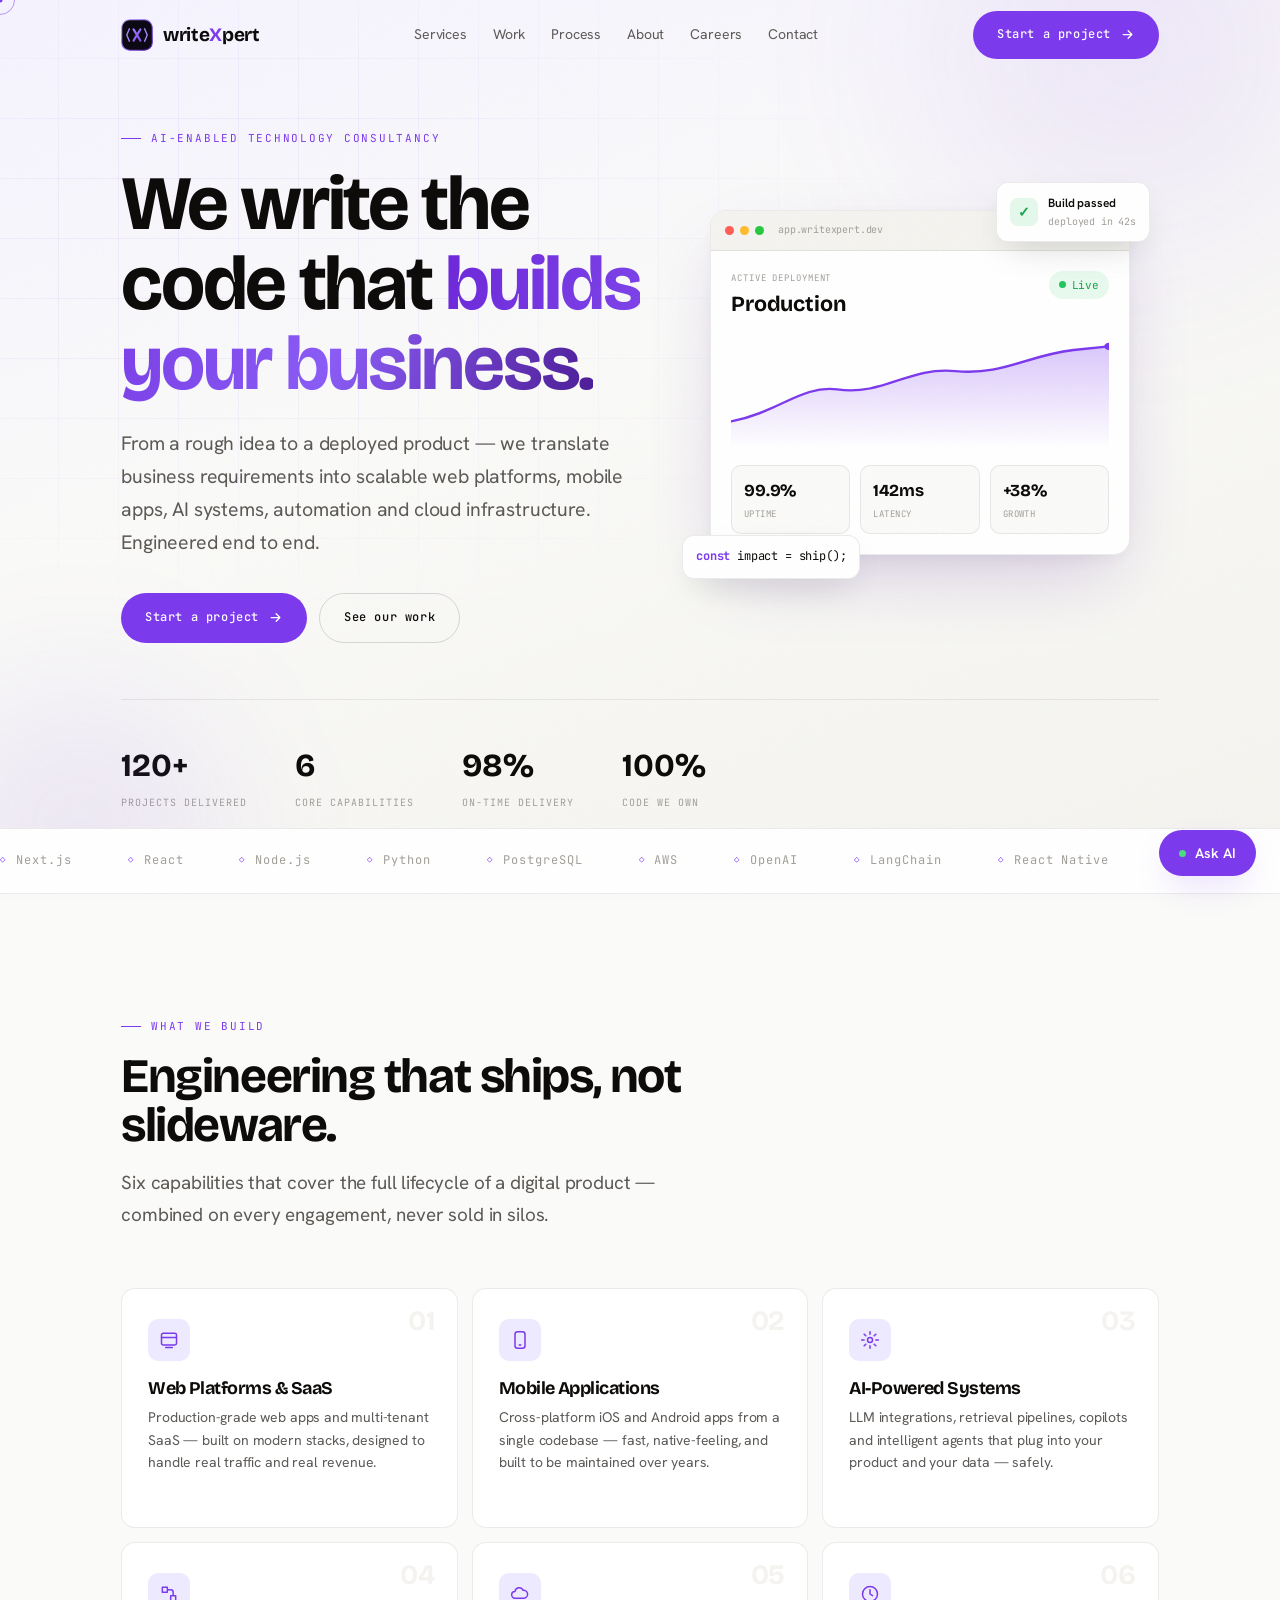
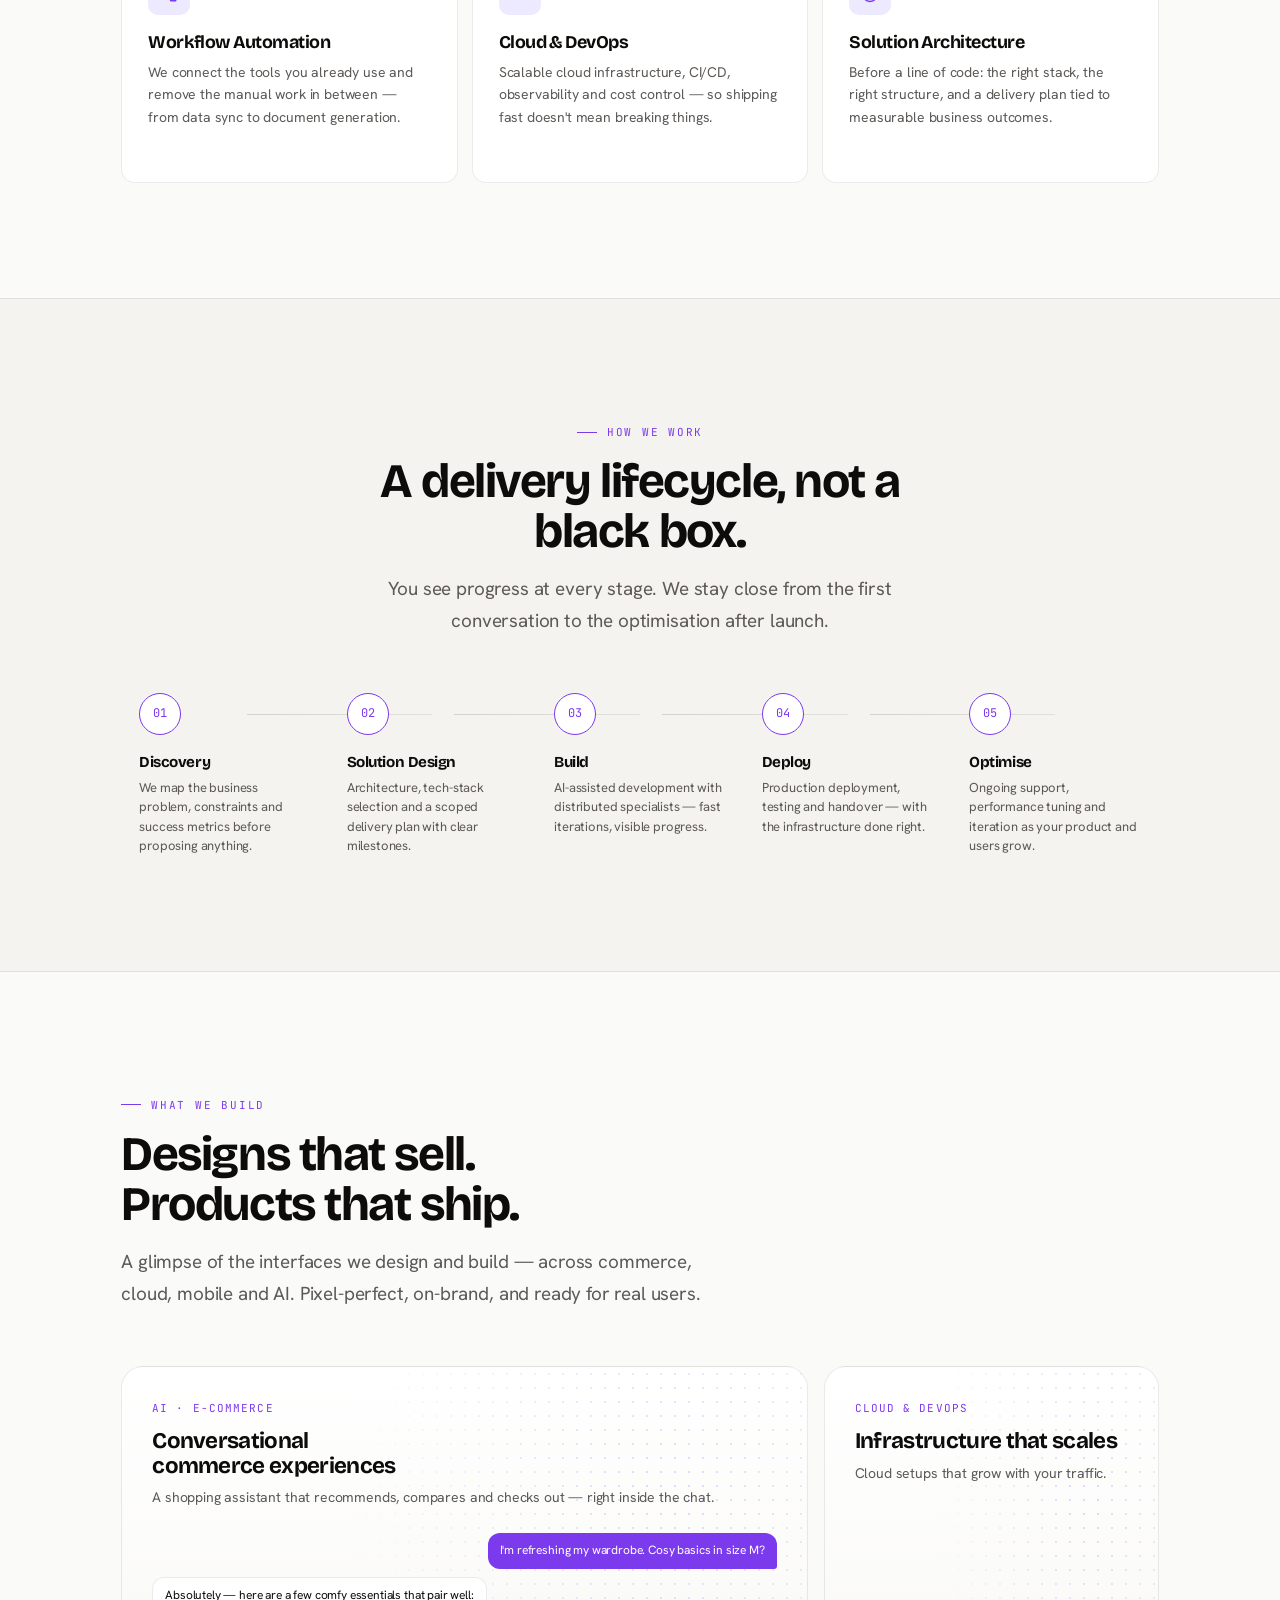
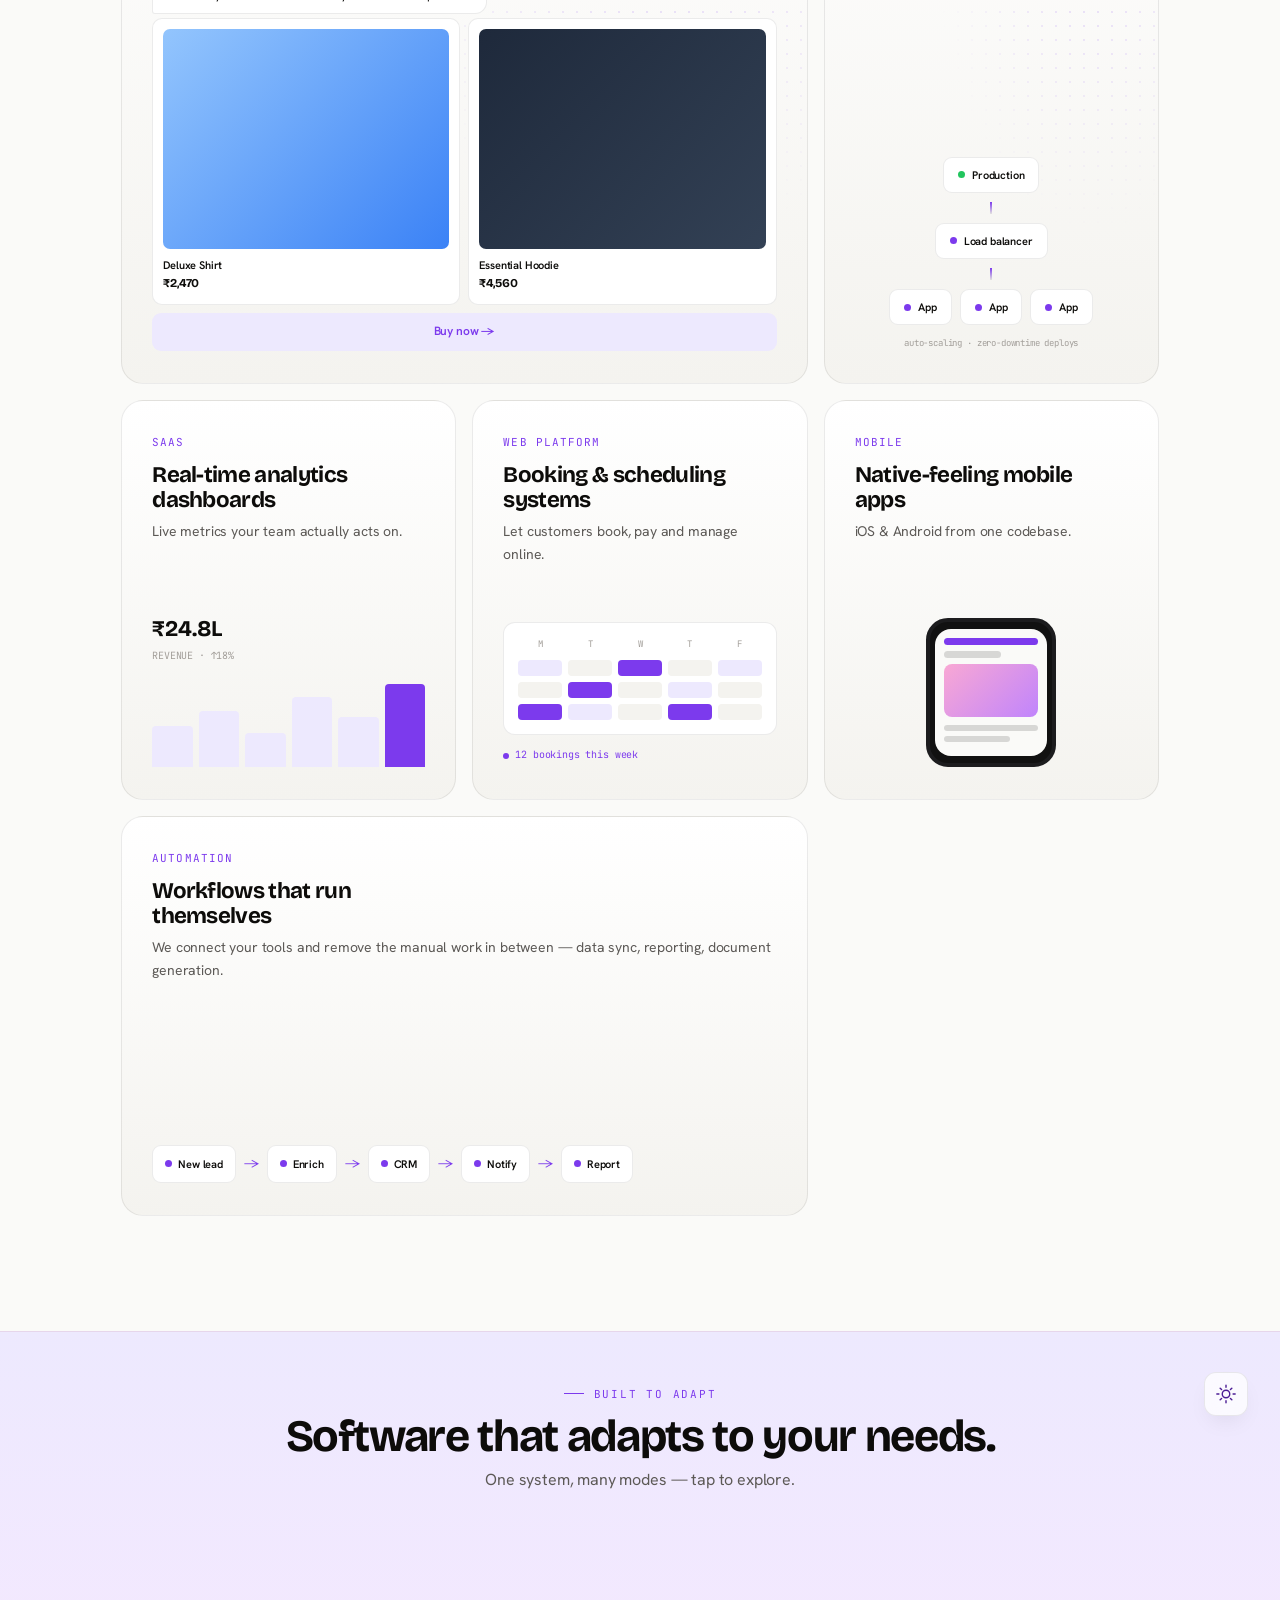
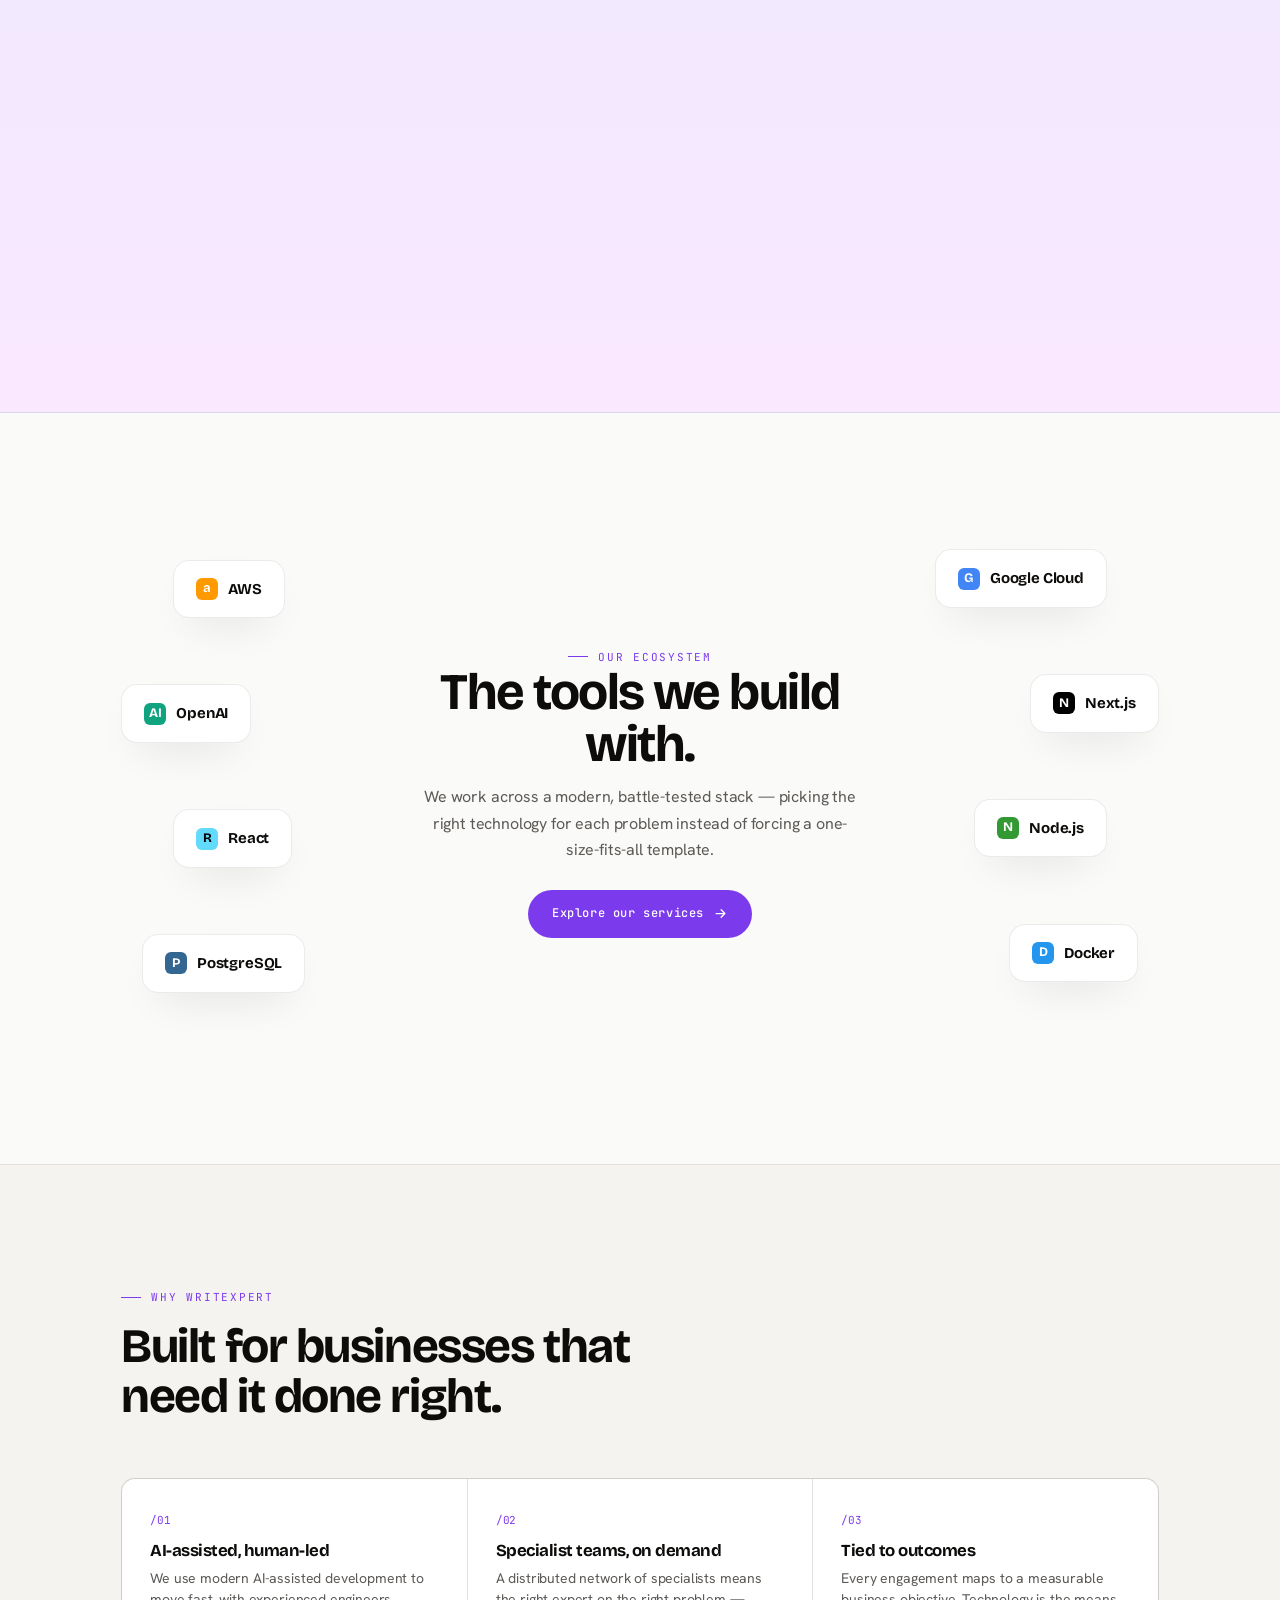
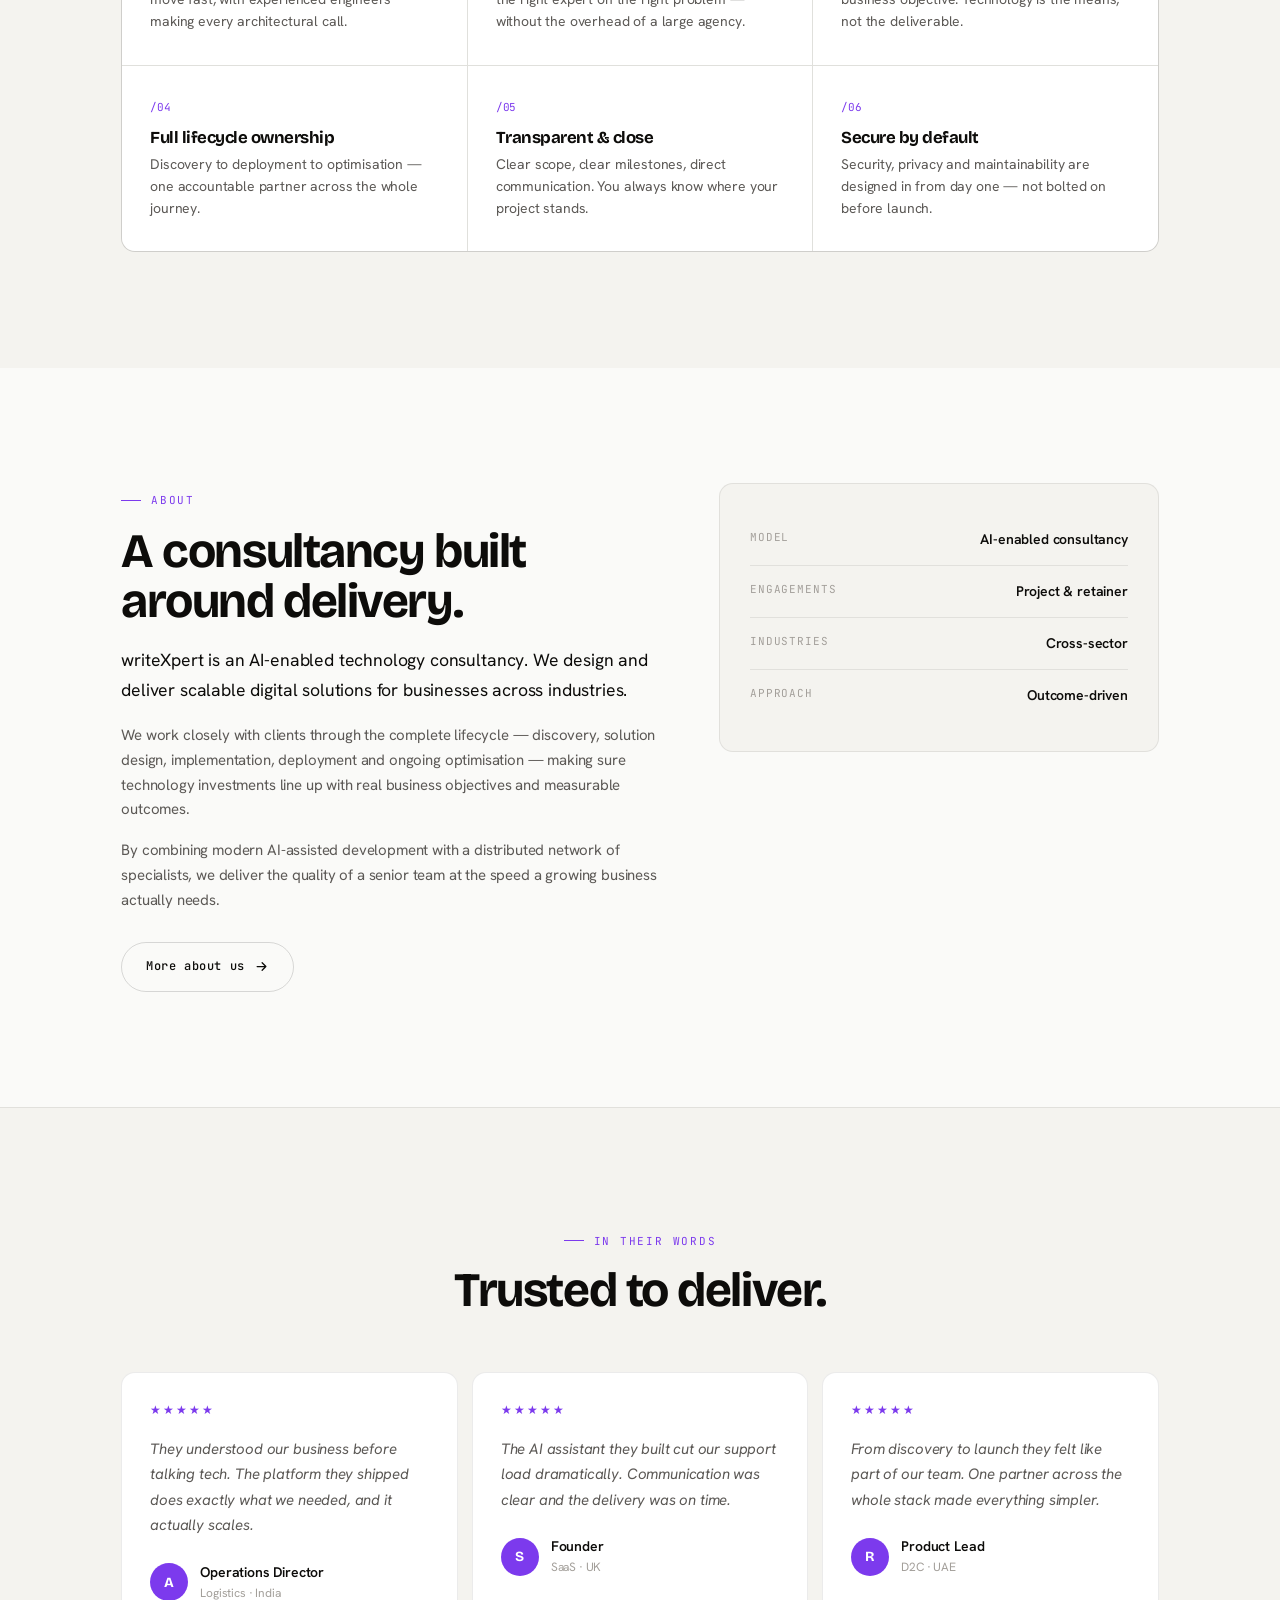
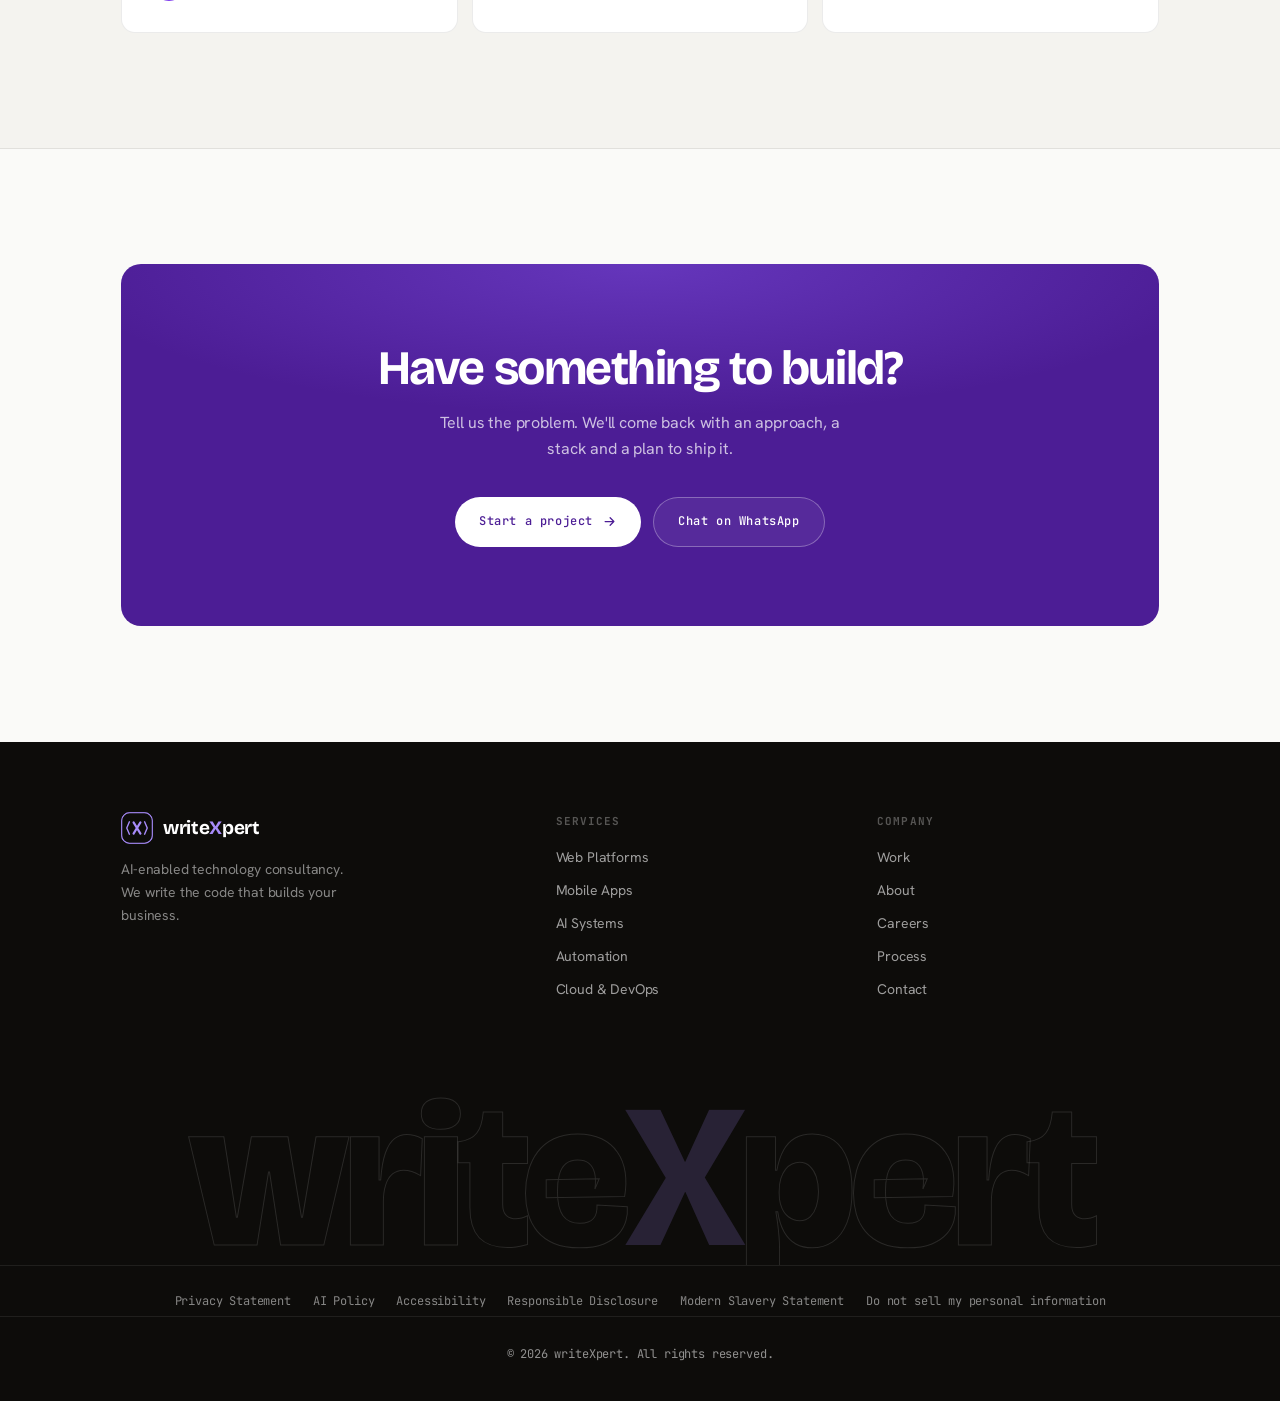
<file: index.html>
<!DOCTYPE html>
<html lang="en">
<head>
  <meta charset="UTF-8" />
  <meta name="viewport" content="width=device-width, initial-scale=1" />
  <meta name="theme-color" content="#09060F" />
  <title>writeXpert — We write the code that builds your business</title>
  <meta name="description" content="writeXpert is an AI-enabled technology consultancy. We turn business requirements into scalable web platforms, mobile apps, AI systems, automation and cloud solutions — from discovery to deployment." />
  <link rel="canonical" href="https://writexpert.com/" />
  <link rel="icon" href="/favicon.svg" type="image/svg+xml" />
<link rel="apple-touch-icon" href="/apple-touch-icon.png"/>

  <!-- Open Graph / Twitter -->
  <meta property="og:type" content="website" />
  <meta property="og:url" content="https://writexpert.com/" />
  <meta property="og:title" content="writeXpert — AI-enabled technology consultancy" />
  <meta property="og:description" content="We write the code that builds your business. Scalable web, mobile, AI, automation and cloud solutions — engineered end to end." />
  <meta property="og:image" content="https://writexpert.com/og.png" />
  <meta name="twitter:card" content="summary_large_image" />
  <meta name="twitter:title" content="writeXpert — AI-enabled technology consultancy" />
  <meta name="twitter:description" content="We write the code that builds your business." />

  <!-- Structured data -->
  <script type="application/ld+json">
  {
    "@context": "https://schema.org",
    "@type": "ProfessionalService",
    "name": "writeXpert",
    "url": "https://writexpert.com",
    "description": "AI-enabled technology consultancy designing and delivering scalable digital solutions.",
    "email": "support@writexpert.com",
    "address": [
    ]
  }
  </script>

  <link rel="preconnect" href="https://fonts.googleapis.com" />
  <link rel="preconnect" href="https://fonts.gstatic.com" crossorigin />
  <style>
/* ============================================================
   writeXpert — Clean Light Design System (v2)
   ============================================================ */

@import url('https://fonts.googleapis.com/css2?family=Bricolage+Grotesque:opsz,wght@12..96,400..800&family=Hanken+Grotesk:wght@400;500;600&family=JetBrains+Mono:wght@400;500&display=swap');

:root {
  /* canvas */
  --bg:        #FAFAF8;
  --bg-2:      #F4F3EF;
  --surface:   #FFFFFF;
  --surface-2: #F0EFE9;
  --line:      rgba(0,0,0,0.08);
  --line-2:    rgba(0,0,0,0.14);

  /* text */
  --text:      #0D0C0A;
  --dim:       #5C5956;
  --faint:     #A39F9A;

  /* brand violet */
  --violet:        #7C3AED;
  --violet-bright: #6D28D9;
  --violet-soft:   #8B5CF6;
  --violet-light:  #EDE9FE;
  --violet-deep:   #4C1D95;
  --glow:          rgba(124,58,237,0.18);

  /* type */
  --display: 'Bricolage Grotesque', sans-serif;
  --body:    'Hanken Grotesk', sans-serif;
  --mono:    'JetBrains Mono', monospace;

  /* layout */
  --maxw: 1140px;
  --pad: clamp(20px, 4vw, 60px);
  --r: 14px;
  --ease: cubic-bezier(0.16, 1, 0.3, 1);
}

* { margin: 0; padding: 0; box-sizing: border-box; }
html { scroll-behavior: smooth; -webkit-text-size-adjust: 100%; }
body {
  background: var(--bg);
  color: var(--text);
  font-family: var(--body);
  font-size: 16px;
  line-height: 1.65;
  letter-spacing: -0.01em;
  overflow-x: hidden;
  -webkit-font-smoothing: antialiased;
}
a { color: inherit; text-decoration: none; }
img { max-width: 100%; display: block; }
ul { list-style: none; }
button { font-family: inherit; cursor: pointer; border: none; background: none; }
::selection { background: var(--violet); color: #fff; }

/* ---------- layout ---------- */
.wrap { max-width: var(--maxw); margin: 0 auto; padding-left: var(--pad); padding-right: var(--pad); }
.section { padding: clamp(64px, 9vw, 120px) 0; position: relative; }

.eyebrow {
  font-family: var(--mono);
  font-size: 11px;
  letter-spacing: 0.16em;
  text-transform: uppercase;
  color: var(--violet);
  display: inline-flex;
  align-items: center;
  gap: 10px;
}
.eyebrow::before { content: ""; width: 20px; height: 1px; background: var(--violet); }

/* ---------- typography ---------- */
h1,h2,h3,h4 { font-family: var(--display); font-weight: 700; line-height: 1.04; letter-spacing: -0.03em; }
.h1 { font-size: clamp(2.4rem, 6.5vw, 4.8rem); }
.h2 { font-size: clamp(1.8rem, 4vw, 3rem); }
.h3 { font-size: clamp(1.15rem, 2vw, 1.5rem); }
.lead { font-size: clamp(1rem, 1.5vw, 1.18rem); color: var(--dim); max-width: 56ch; line-height: 1.7; }
.grad-text {
  background: linear-gradient(110deg, var(--violet-bright) 0%, var(--violet-soft) 60%, var(--violet-deep) 100%);
  -webkit-background-clip: text; background-clip: text; color: transparent;
}

/* ---------- buttons ---------- */
.btn {
  display: inline-flex; align-items: center; gap: 9px;
  padding: 14px 24px; border-radius: 100px;
  font-family: var(--mono); font-size: 12px;
  letter-spacing: 0.05em; font-weight: 500;
  transition: transform .35s var(--ease), box-shadow .35s var(--ease), background .25s;
  will-change: transform;
}
.btn svg { width: 15px; height: 15px; transition: transform .3s var(--ease); }
.btn-primary {
  background: var(--violet); color: #fff;
  box-shadow: 0 0 0 0 var(--glow);
}
.btn-primary:hover { box-shadow: 0 10px 32px -6px var(--glow); background: var(--violet-bright); }
.btn-primary:hover svg { transform: translateX(3px); }
.btn-ghost {
  border: 1.5px solid var(--line-2); color: var(--text);
  background: transparent;
}
.btn-ghost:hover { border-color: var(--violet); color: var(--violet); background: var(--violet-light); }

/* ---------- navbar ---------- */
.nav {
  position: fixed; top: 0; left: 0; right: 0; z-index: 100;
  transition: background .4s, border-color .4s, backdrop-filter .4s;
  border-bottom: 1px solid transparent;
}
.nav.scrolled {
  background: rgba(250,250,248,0.88);
  backdrop-filter: blur(18px) saturate(120%);
  border-bottom: 1px solid var(--line);
}
.nav-inner { display: flex; align-items: center; justify-content: space-between; height: 70px; }
.nav-links { display: flex; align-items: center; gap: 30px; }
.nav-links a { font-size: 14px; color: var(--dim); transition: color .2s; position: relative; }
.nav-links a:hover { color: var(--text); }
.nav-right { display: flex; align-items: center; gap: 16px; }
.nav-toggle { display: none; width: 26px; height: 16px; position: relative; }
.nav-toggle span { position: absolute; left: 0; width: 100%; height: 2px; background: var(--text); transition: .3s var(--ease); border-radius: 2px; }
.nav-toggle span:nth-child(1){ top: 0; }
.nav-toggle span:nth-child(2){ top: 7px; }
.nav-toggle span:nth-child(3){ top: 14px; }
body.menu-open .nav-toggle span:nth-child(1){ top: 7px; transform: rotate(45deg); }
body.menu-open .nav-toggle span:nth-child(2){ opacity: 0; }
body.menu-open .nav-toggle span:nth-child(3){ top: 7px; transform: rotate(-45deg); }

/* logo */
.logo { display: flex; align-items: center; gap: 10px; }
.logo .mark { width: 32px; height: 32px; flex: none; }
.logo .word { font-family: var(--display); font-weight: 700; font-size: 19px; letter-spacing: -0.02em; color: var(--text); }
.logo .word b { color: var(--violet); font-weight: 700; }

/* ---------- hero ---------- */
.hero {
  position: relative; min-height: 92svh; display: flex; align-items: center;
  padding-top: 80px; overflow: hidden;
  background: linear-gradient(160deg, #F5F3FF 0%, var(--bg) 45%, var(--bg-2) 100%);
}
.hero-bg { position: absolute; inset: 0; z-index: 0; }
.hero-grid {
  position: absolute; inset: -2px;
  background-image:
    linear-gradient(rgba(124,58,237,0.06) 1px, transparent 1px),
    linear-gradient(90deg, rgba(124,58,237,0.06) 1px, transparent 1px);
  background-size: 60px 60px;
  mask-image: radial-gradient(ellipse 80% 70% at 20% 30%, #000 20%, transparent 70%);
  -webkit-mask-image: radial-gradient(ellipse 80% 70% at 20% 30%, #000 20%, transparent 70%);
}
.hero-blob {
  position: absolute; width: 700px; height: 700px; border-radius: 50%;
  background: radial-gradient(circle, rgba(124,58,237,0.1), transparent 65%);
  top: -300px; right: -200px; filter: blur(50px);
  animation: bfloat 16s ease-in-out infinite;
}
@keyframes bfloat { 0%,100%{ transform: translateY(0);} 50%{ transform: translateY(30px);} }

.hero-inner { position: relative; z-index: 2; max-width: 860px; }
.hero h1 { margin: 20px 0 22px; }
.hero .lead { font-size: clamp(1.05rem, 1.6vw, 1.22rem); max-width: 52ch; color: var(--dim); }
.hero-cta { display: flex; gap: 12px; margin-top: 34px; flex-wrap: wrap; }
.hero-meta { display: flex; gap: 48px; margin-top: 56px; flex-wrap: wrap; padding-top: 40px; border-top: 1px solid var(--line); }
.hero-meta .num { font-family: var(--display); font-size: 2rem; font-weight: 700; color: var(--text); }
.hero-meta .lbl { font-family: var(--mono); font-size: 10px; letter-spacing: 0.1em; text-transform: uppercase; color: var(--faint); margin-top: 2px; }

/* ---------- marquee ---------- */
.marquee { border-top: 1px solid var(--line); border-bottom: 1px solid var(--line); padding: 22px 0; overflow: hidden; background: var(--surface); }
.marquee-track { display: flex; gap: 56px; white-space: nowrap; width: max-content; animation: scroll 30s linear infinite; }
.marquee:hover .marquee-track { animation-play-state: paused; }
.marquee-track span { font-family: var(--mono); font-size: 12px; color: var(--faint); letter-spacing: 0.08em; display: inline-flex; align-items: center; gap: 10px; }
.marquee-track span::before { content: "◇"; color: var(--violet); font-size: 9px; }
@keyframes scroll { to { transform: translateX(-50%); } }

/* ---------- section head ---------- */
.shead { max-width: 600px; margin-bottom: 56px; }
.shead h2 { margin: 16px 0 16px; }
.shead.center { margin-left: auto; margin-right: auto; text-align: center; }
.shead.center .eyebrow { justify-content: center; }

/* ---------- service cards ---------- */
.cards { display: grid; grid-template-columns: repeat(3, 1fr); gap: 14px; }
.card {
  position: relative; padding: 30px 26px; border-radius: var(--r);
  border: 1.5px solid var(--line); background: var(--surface);
  overflow: hidden; transition: border-color .3s var(--ease), transform .3s var(--ease), box-shadow .3s var(--ease);
  display: flex; flex-direction: column;
}
.card:hover { border-color: var(--violet); transform: translateY(-3px); box-shadow: 0 12px 40px -10px var(--glow); }
.card .ico { width: 42px; height: 42px; border-radius: 10px; display: grid; place-items: center; background: var(--violet-light); color: var(--violet); margin-bottom: 18px; flex: none; }
.card .ico svg { width: 20px; height: 20px; }
.card h3 { font-size: 1.12rem; margin-bottom: 9px; }
.card p { color: var(--dim); font-size: 14px; line-height: 1.6; }
.card .idx { position: absolute; top: 22px; right: 22px; font-family: var(--mono); font-size: 11px; color: var(--faint); }

/* ---------- process ---------- */
.steps { display: grid; grid-template-columns: repeat(5, 1fr); gap: 0; position: relative; }
.step { padding: 0 18px; position: relative; }
.step:not(:last-child)::after {
  content: ""; position: absolute; top: 21px; left: calc(50% + 22px);
  width: calc(100% - 22px); height: 1px;
  background: linear-gradient(90deg, var(--line-2), var(--line));
}
.step .dot {
  width: 42px; height: 42px; border-radius: 50%;
  border: 1.5px solid var(--violet); display: grid; place-items: center;
  font-family: var(--mono); font-size: 12px; color: var(--violet);
  background: var(--surface); position: relative; z-index: 1; margin-bottom: 20px;
}
.step h4 { font-size: 0.95rem; margin-bottom: 7px; }
.step p { font-size: 13px; color: var(--dim); line-height: 1.5; }

/* ---------- work cards ---------- */
.work-grid { display: grid; grid-template-columns: 1fr 1fr; gap: 14px; }
.work-card {
  border-radius: var(--r); border: 1.5px solid var(--line); overflow: hidden;
  background: var(--surface); padding: 34px 30px; min-height: 290px;
  display: flex; flex-direction: column;
  transition: transform .4s var(--ease), border-color .3s, box-shadow .4s;
}
.work-card:hover { transform: translateY(-4px); border-color: var(--violet); box-shadow: 0 12px 40px -10px var(--glow); }
.work-card .sector { font-family: var(--mono); font-size: 11px; letter-spacing: 0.1em; text-transform: uppercase; color: var(--violet); }
.work-card h3 { font-size: 1.4rem; margin: 12px 0 10px; max-width: 22ch; }
.work-card p { color: var(--dim); font-size: 14px; margin-bottom: auto; }
.work-card .metrics { display: flex; gap: 32px; margin-top: 28px; padding-top: 22px; border-top: 1px solid var(--line); flex-wrap: wrap; }
.work-card .metrics .num { font-family: var(--display); font-size: 1.6rem; font-weight: 700; color: var(--text); }
.work-card .metrics .lbl { font-family: var(--mono); font-size: 10px; color: var(--faint); text-transform: uppercase; letter-spacing: 0.08em; }

/* ---------- why us ---------- */
.why-grid { display: grid; grid-template-columns: repeat(3,1fr); gap: 1px; background: var(--line); border: 1.5px solid var(--line); border-radius: var(--r); overflow: hidden; }
.why-item { background: var(--surface); padding: 32px 28px; transition: background .3s; }
.why-item:hover { background: var(--bg-2); }
.why-item .n { font-family: var(--mono); font-size: 11px; color: var(--violet); }
.why-item h4 { font-size: 1.05rem; margin: 13px 0 8px; }
.why-item p { color: var(--dim); font-size: 14px; line-height: 1.55; }

/* ---------- about ---------- */
.about { display: grid; grid-template-columns: 1.1fr 0.9fr; gap: 60px; align-items: start; }
.about .lead { margin: 18px 0; font-size: 1.1rem; color: var(--text); }
.about p.muted { margin-bottom: 16px; font-size: 15px; color: var(--dim); }
.about-panel { border: 1.5px solid var(--line); border-radius: var(--r); padding: 30px; background: var(--bg-2); }
.about-panel .row { display: flex; justify-content: space-between; padding: 14px 0; border-bottom: 1px solid var(--line); gap: 16px; }
.about-panel .row:last-child { border-bottom: none; }
.about-panel .row .k { font-family: var(--mono); font-size: 11px; color: var(--faint); text-transform: uppercase; letter-spacing: 0.08em; white-space: nowrap; }
.about-panel .row .v { font-weight: 600; font-size: 14px; text-align: right; }

/* ---------- testimonials ---------- */
.tgrid { display: grid; grid-template-columns: repeat(3,1fr); gap: 14px; }
.tcard { border: 1.5px solid var(--line); border-radius: var(--r); padding: 28px; background: var(--surface); transition: box-shadow .3s; }
.tcard:hover { box-shadow: 0 8px 30px -8px var(--glow); border-color: var(--violet); }
.tcard .quote { font-size: 15px; color: var(--dim); line-height: 1.7; margin-bottom: 22px; font-style: italic; }
.tcard .who { display: flex; align-items: center; gap: 12px; }
.tcard .ava { width: 38px; height: 38px; border-radius: 50%; background: var(--violet); display: grid; place-items: center; font-family: var(--display); font-weight: 700; font-size: 14px; color:#fff; flex: none; }
.tcard .who .nm { font-weight: 600; font-size: 14px; }
.tcard .who .rl { font-size: 12px; color: var(--faint); }
.stars { color: var(--violet); font-size: 12px; letter-spacing: 2px; margin-bottom: 16px; }

/* ---------- cta band (dark) ---------- */
.cta-band {
  position: relative; border-radius: 20px; overflow: hidden;
  padding: clamp(44px,7vw,80px); text-align: center;
  background: var(--violet-deep); color: #fff;
}
.cta-band h2 { color: #fff; margin-bottom: 16px; }
.cta-band p { color: rgba(255,255,255,0.72); max-width: 48ch; margin: 0 auto 32px; }
.cta-band .hero-cta { justify-content: center; }
.cta-band .btn-primary { background: #fff; color: var(--violet-deep); }
.cta-band .btn-primary:hover { background: var(--violet-light); color: var(--violet-deep); }
.cta-band .btn-ghost { border-color: rgba(255,255,255,0.3); color: #fff; background: rgba(255,255,255,0.06); }
.cta-band .btn-ghost:hover { background: rgba(255,255,255,0.12); border-color: rgba(255,255,255,0.5); }
.cta-band::before {
  content: ""; position: absolute; inset: 0;
  background: radial-gradient(ellipse 80% 60% at 50% 0%, rgba(139,92,246,0.4), transparent 70%);
}
.cta-band > * { position: relative; z-index: 1; }

/* ---------- contact ---------- */
.contact-grid { display: grid; grid-template-columns: 0.9fr 1.1fr; gap: 50px; }
.contact-methods { display: flex; flex-direction: column; gap: 12px; }
.cmethod { display: flex; gap: 14px; align-items: flex-start; padding: 20px; border: 1.5px solid var(--line); border-radius: 12px; background: var(--surface); transition: border-color .3s, transform .3s; }
.cmethod:hover { border-color: var(--violet); transform: translateX(3px); }
.cmethod .ci { width: 38px; height: 38px; border-radius: 9px; background: var(--violet-light); color: var(--violet); display: grid; place-items: center; flex: none; }
.cmethod .ci svg { width: 18px; height: 18px; }
.cmethod h4 { font-family: var(--body); font-weight: 600; font-size: 14px; margin-bottom: 2px; }
.cmethod p { font-size: 12px; color: var(--faint); }
.cmethod .val { color: var(--violet); font-size: 13px; font-family: var(--mono); margin-top: 5px; display: inline-block; }

.form { border: 1.5px solid var(--line); border-radius: var(--r); padding: 30px; background: var(--surface); }
.field { margin-bottom: 16px; }
.field label { display: block; font-family: var(--mono); font-size: 11px; letter-spacing: 0.06em; text-transform: uppercase; color: var(--faint); margin-bottom: 7px; }
.field input, .field textarea, .field select {
  width: 100%; background: var(--bg); border: 1.5px solid var(--line); border-radius: 9px;
  padding: 12px 14px; color: var(--text); font-family: var(--body); font-size: 14px; transition: border-color .2s;
}
.field input:focus, .field textarea:focus, .field select:focus { outline: none; border-color: var(--violet); background: #fff; }
.field textarea { resize: vertical; min-height: 100px; }
.field-row { display: grid; grid-template-columns: 1fr 1fr; gap: 12px; }
.form .btn { width: 100%; justify-content: center; margin-top: 6px; }

/* ---------- footer (dark) ---------- */
.footer { background: #0D0C0A; color: rgba(255,255,255,0.7); padding: 70px 0 36px; }
.footer-top { display: grid; grid-template-columns: 1.4fr 1fr 1fr; gap: 40px; margin-bottom: 50px; }
.footer h5 { font-family: var(--mono); font-size: 11px; letter-spacing: 0.1em; text-transform: uppercase; color: rgba(255,255,255,0.3); margin-bottom: 16px; }
.footer-col a, .footer-col p { display: block; color: rgba(255,255,255,0.55); font-size: 14px; margin-bottom: 10px; transition: color .2s; }
.footer-col a:hover { color: rgba(255,255,255,0.9); }
.footer-brand p { color: rgba(255,255,255,0.5); font-size: 14px; max-width: 30ch; margin: 14px 0; }
.footer .logo .word { color: #fff; }
.footer .logo .word b { color: #A78BFA; }
.footer .mark rect { stroke: #A78BFA; fill: #0D0C0A; }
.footer .mark path { stroke: #A78BFA; }
.footer-bottom { display: flex; justify-content: space-between; padding-top: 28px; border-top: 1px solid rgba(255,255,255,0.08); font-size: 12px; color: rgba(255,255,255,0.3); flex-wrap: wrap; gap: 10px; font-family: var(--mono); }

/* ---------- page hero (inner pages) ---------- */
.page-hero {
  padding: 140px 0 60px; position: relative; overflow: hidden;
  background: linear-gradient(160deg, #F5F3FF 0%, var(--bg) 50%);
}
.page-hero::before {
  content: ""; position: absolute; inset: 0;
  background-image: linear-gradient(rgba(124,58,237,0.06) 1px, transparent 1px), linear-gradient(90deg, rgba(124,58,237,0.06) 1px, transparent 1px);
  background-size: 60px 60px;
  mask-image: radial-gradient(ellipse 80% 80% at 50% 0%, #000 30%, transparent 75%);
  -webkit-mask-image: radial-gradient(ellipse 80% 80% at 50% 0%, #000 30%, transparent 75%);
}
.page-hero > .wrap { position: relative; z-index: 2; }
.page-hero h1 { font-size: clamp(2.2rem, 5.5vw, 3.8rem); margin: 18px 0 18px; max-width: 18ch; }

/* ---------- reveal ---------- */
.reveal { opacity: 0; transform: translateY(22px); transition: opacity .8s var(--ease), transform .8s var(--ease); }
.reveal.in { opacity: 1; transform: none; }
.reveal[data-d="1"]{ transition-delay: .07s;} .reveal[data-d="2"]{ transition-delay: .14s;}
.reveal[data-d="3"]{ transition-delay: .21s;} .reveal[data-d="4"]{ transition-delay: .28s;}
.reveal[data-d="5"]{ transition-delay: .35s;}

/* ---------- custom cursor ---------- */
.cursor-dot, .cursor-ring { position: fixed; top: 0; left: 0; border-radius: 50%; pointer-events: none; z-index: 10000; }
.cursor-dot { width: 5px; height: 5px; background: var(--violet); transform: translate(-50%,-50%); }
.cursor-ring { width: 30px; height: 30px; border: 1.5px solid rgba(124,58,237,0.5); transform: translate(-50%,-50%); transition: width .25s, height .25s; }
.cursor-ring.hover { width: 46px; height: 46px; background: rgba(124,58,237,0.06); }
@media (hover: none) { .cursor-dot, .cursor-ring { display: none; } }

/* ---------- mobile ---------- */
@media (max-width: 900px) {
  .cards, .tgrid, .why-grid { grid-template-columns: 1fr 1fr; }
  .work-grid, .about, .contact-grid { grid-template-columns: 1fr; }
  .field-row { grid-template-columns: 1fr; }
  .steps { grid-template-columns: 1fr 1fr; gap: 28px 12px; }
  .step:not(:last-child)::after { display: none; }
  .footer-top { grid-template-columns: 1fr 1fr; gap: 28px; }
  .nav-links {
    position: fixed; inset: 70px 0 auto 0; flex-direction: column; gap: 0;
    background: rgba(250,250,248,0.97); backdrop-filter: blur(20px);
    padding: 16px var(--pad) 28px; border-bottom: 1px solid var(--line);
    transform: translateY(-120%); transition: transform .4s var(--ease); align-items: flex-start;
  }
  body.menu-open .nav-links { transform: translateY(0); }
  .nav-links a { padding: 14px 0; width: 100%; border-bottom: 1px solid var(--line); font-size: 16px; color: var(--text); }
  .nav-toggle { display: block; }
  .nav-right .btn { display: none; }
  .hero-meta { gap: 24px; }
  .about { gap: 28px; }
}
@media (max-width: 560px) {
  .cards, .tgrid, .why-grid { grid-template-columns: 1fr; }
  .footer-top { grid-template-columns: 1fr; }
  .steps { grid-template-columns: 1fr; }
}
@media (prefers-reduced-motion: reduce) {
  * { animation: none !important; transition: none !important; }
  .reveal { opacity: 1; transform: none; }
}

/* ============================================================
   v4 — creative polish
   ============================================================ */

/* grain texture (subtle warmth on light) */
body::after {
  content: ""; position: fixed; inset: 0; pointer-events: none; z-index: 9998;
  opacity: 0.025; mix-blend-mode: multiply;
  background-image: url("data:image/svg+xml,%3Csvg xmlns='http://www.w3.org/2000/svg' width='140' height='140'%3E%3Cfilter id='n'%3E%3CfeTurbulence type='fractalNoise' baseFrequency='0.8' numOctaves='3'/%3E%3C/filter%3E%3Crect width='100%25' height='100%25' filter='url(%23n)'/%3E%3C/svg%3E");
}

/* scroll progress bar */
.scroll-progress {
  position: fixed; top: 0; left: 0; height: 2px; width: 0%;
  background: linear-gradient(90deg, var(--violet), var(--violet-soft));
  z-index: 200; transition: width .1s linear;
}

/* hero two-column layout */
.hero-layout {
  display: grid; grid-template-columns: 1fr 0.92fr; gap: 40px;
  align-items: center; padding-top: 24px;
}
.hero-left { position: relative; z-index: 2; }
.hero .hero-layout h1 { margin: 18px 0 22px; }
.hero-blob.two {
  width: 480px; height: 480px; top: auto; bottom: -240px; left: -160px; right: auto;
  background: radial-gradient(circle, rgba(139,92,246,0.12), transparent 65%);
  animation-delay: -7s;
}

/* hero visual */
.hero-visual { position: relative; z-index: 2; min-height: 380px; display: flex; align-items: center; justify-content: center; }
.hv-float { position: relative; width: 100%; max-width: 420px; will-change: transform; }

.hv-card {
  background: #fff; border: 1px solid var(--line); border-radius: 16px; overflow: hidden;
  box-shadow: 0 30px 70px -18px rgba(76,29,149,0.22), 0 8px 24px -8px rgba(0,0,0,0.08);
}
.hv-card-top { background: #F4F3EF; padding: 11px 14px; display: flex; align-items: center; gap: 6px; border-bottom: 1px solid var(--line); }
.hv-dot { width: 9px; height: 9px; border-radius: 50%; background: #d4d2cc; }
.hv-dot:nth-child(1){ background:#ff5f57;} .hv-dot:nth-child(2){ background:#febc2e;} .hv-dot:nth-child(3){ background:#28c840;}
.hv-url { margin-left: 8px; font-family: var(--mono); font-size: 10px; color: var(--faint); }
.hv-body { padding: 20px; }
.hv-row { display: flex; justify-content: space-between; align-items: flex-start; margin-bottom: 16px; }
.hv-eyebrow { font-family: var(--mono); font-size: 9px; letter-spacing: 0.1em; text-transform: uppercase; color: var(--faint); }
.hv-big { font-family: var(--display); font-size: 1.35rem; font-weight: 700; margin-top: 2px; }
.hv-badge { display: inline-flex; align-items: center; gap: 6px; font-family: var(--mono); font-size: 11px; color: #16a34a; background: rgba(34,197,94,0.1); padding: 5px 10px; border-radius: 20px; }
.hv-pulse { width: 7px; height: 7px; border-radius: 50%; background: #22c55e; box-shadow: 0 0 0 0 rgba(34,197,94,0.5); animation: pulse 2s infinite; }
@keyframes pulse { 0%{box-shadow:0 0 0 0 rgba(34,197,94,0.5);} 70%{box-shadow:0 0 0 8px rgba(34,197,94,0);} 100%{box-shadow:0 0 0 0 rgba(34,197,94,0);} }
.hv-chart { height: 110px; margin-bottom: 16px; }
.hv-chart svg { width: 100%; height: 100%; }
#hv-line { stroke-dasharray: 600; stroke-dashoffset: 600; }
.hv-float.drawn #hv-line { transition: stroke-dashoffset 2s var(--ease); stroke-dashoffset: 0; }
.hv-kpis { display: grid; grid-template-columns: repeat(3,1fr); gap: 10px; }
.hv-kpi { background: var(--bg); border: 1px solid var(--line); border-radius: 10px; padding: 11px 12px; }
.hv-kpi-v { font-family: var(--display); font-size: 1.05rem; font-weight: 700; }
.hv-kpi-l { font-family: var(--mono); font-size: 9px; color: var(--faint); margin-top: 2px; text-transform: uppercase; letter-spacing: 0.05em; }

/* floating chips */
.hv-chip {
  position: absolute; background: #fff; border: 1px solid var(--line);
  border-radius: 12px; box-shadow: 0 14px 36px -12px rgba(0,0,0,0.18);
  display: flex; align-items: center; gap: 10px; padding: 11px 13px;
}
.hv-chip-deploy { top: -28px; right: -20px; animation: chipfloat 5s ease-in-out infinite; }
.hv-chip-code { bottom: -24px; left: -28px; animation: chipfloat 5s ease-in-out infinite 1.5s; }
.hv-chip-ico { width: 28px; height: 28px; border-radius: 8px; background: rgba(34,197,94,0.12); color: #16a34a; display: grid; place-items: center; font-size: 14px; font-weight: 700; }
.hv-chip-t { font-size: 12px; font-weight: 600; }
.hv-chip-s { font-family: var(--mono); font-size: 10px; color: var(--faint); }
.hv-code-line { font-family: var(--mono); font-size: 12px; color: var(--text); }
.hv-code-line b { color: var(--violet); }
@keyframes chipfloat { 0%,100%{ transform: translateY(0);} 50%{ transform: translateY(-9px);} }

/* hero meta -> 4 cols */
.hero-meta { display: flex; gap: 48px; }

/* richer service cards */
.card { padding-bottom: 54px; }
.card .idx { font-size: 28px; font-family: var(--display); font-weight: 700; color: var(--bg-2); top: 18px; right: 22px; line-height: 1; transition: color .3s; }
.card:hover .idx { color: var(--violet-light); }
.card-arrow {
  position: absolute; bottom: 24px; left: 26px;
  width: 32px; height: 32px; border-radius: 50%; border: 1.5px solid var(--line);
  display: grid; place-items: center; color: var(--violet);
  opacity: 0; transform: translateX(-6px); transition: opacity .3s var(--ease), transform .3s var(--ease), background .3s, border-color .3s;
}
.card-arrow svg { width: 14px; height: 14px; }
.card:hover .card-arrow { opacity: 1; transform: translateX(0); }
.card:hover .card-arrow { background: var(--violet); border-color: var(--violet); color: #fff; }

/* giant footer wordmark */
.footer-mega {
  font-family: var(--display); font-weight: 800;
  font-size: clamp(3.5rem, 16vw, 14rem); line-height: 0.85; letter-spacing: -0.04em;
  color: transparent; -webkit-text-stroke: 1px rgba(255,255,255,0.12);
  text-align: center; padding: 30px 0 0; overflow: hidden; user-select: none;
}
.footer-mega b { color: rgba(167,139,250,0.18); -webkit-text-stroke: 0; }

@media (max-width: 980px) {
  .hero-layout { grid-template-columns: 1fr; gap: 50px; }
  .hero-visual { min-height: 320px; max-width: 420px; }
  .hv-chip-deploy { right: 0; }
  .hv-chip-code { left: 0; }
}
@media (max-width: 600px) {
  .hero-visual { display: none; }
}

/* ============================================================
   v6 — craft showcase (real product designs) + footer fix
   ============================================================ */

/* footer bottom contrast fix */
.footer-bottom { color: rgba(255,255,255,0.55); }
.footer-col a { color: rgba(255,255,255,0.6); }

/* craft section — layered showcase */
.craft-section { overflow: hidden; }
.craft-showcase {
  position: relative; margin-top: 30px;
  min-height: 560px; display: flex; align-items: center; justify-content: center;
}
.craft-deco {
  position: absolute; inset: 0;
  background-image: radial-gradient(circle, var(--line-2) 1px, transparent 1px);
  background-size: 26px 26px;
  mask-image: radial-gradient(ellipse 60% 60% at 50% 50%, #000, transparent 75%);
  -webkit-mask-image: radial-gradient(ellipse 60% 60% at 50% 50%, #000, transparent 75%);
  opacity: 0.5;
}
.craft-cluster { position: relative; width: 100%; max-width: 1000px; height: 540px; }

/* shared device shadow */
.shot { position: absolute; box-shadow: 0 40px 90px -24px rgba(76,29,149,0.28), 0 12px 32px -10px rgba(0,0,0,0.12); transition: transform .5s var(--ease); }

/* --- e-commerce browser (back-left) --- */
.shot-store { width: 580px; left: 0; top: 40px; transform: rotate(-2deg); z-index: 1; border-radius: 14px; overflow: hidden; background: #fff; border: 1px solid var(--line); }
.shot-store:hover { transform: rotate(0) translateY(-6px); z-index: 4; }
.st-chrome { background: #EDEDED; padding: 9px 12px; display: flex; align-items: center; gap: 6px; }
.st-chrome .bc-bar { flex: 1; margin-left: 8px; background: #fff; border-radius: 5px; padding: 4px 10px; font-family: var(--mono); font-size: 10px; color: var(--faint); }
.st-top { display: flex; align-items: center; justify-content: space-between; padding: 14px 18px; border-bottom: 1px solid var(--line); }
.st-brand { font-family: var(--display); font-weight: 800; font-size: 16px; letter-spacing: 0.04em; }
.st-nav { display: flex; gap: 16px; font-size: 11px; color: var(--dim); }
.st-cart { font-size: 13px; position: relative; }
.st-cart::after { content: "3"; position: absolute; top: -6px; right: -8px; background: var(--violet); color: #fff; font-family: var(--mono); font-size: 8px; width: 14px; height: 14px; border-radius: 50%; display: grid; place-items: center; }
.st-banner { margin: 14px 18px; border-radius: 10px; padding: 16px 18px; background: linear-gradient(110deg, var(--violet), var(--violet-deep)); color: #fff; display: flex; align-items: center; justify-content: space-between; }
.st-banner-t { font-family: var(--display); font-weight: 700; font-size: 17px; }
.st-banner-s { font-size: 11px; opacity: 0.85; margin-top: 2px; }
.st-banner-btn { font-family: var(--mono); font-size: 10px; background: #fff; color: var(--violet-deep); padding: 7px 12px; border-radius: 20px; font-weight: 600; }
.st-grid { display: grid; grid-template-columns: repeat(3,1fr); gap: 12px; padding: 4px 18px 20px; }
.st-prod { border: 1px solid var(--line); border-radius: 10px; overflow: hidden; }
.st-img { aspect-ratio: 1/1; position: relative; }
.st-img.a { background: linear-gradient(135deg, #f9a8d4, #c084fc); }
.st-img.b { background: linear-gradient(135deg, #a5b4fc, #818cf8); }
.st-img.c { background: linear-gradient(135deg, #fdba74, #fb923c); }
.st-tag { position: absolute; top: 8px; left: 8px; font-family: var(--mono); font-size: 8px; background: rgba(255,255,255,0.9); padding: 3px 6px; border-radius: 5px; font-weight: 600; }
.st-info { padding: 9px 10px; }
.st-name { font-size: 11px; font-weight: 600; }
.st-price { display: flex; align-items: center; justify-content: space-between; margin-top: 4px; }
.st-price b { font-family: var(--display); font-size: 13px; }
.st-add { width: 22px; height: 22px; border-radius: 7px; background: var(--violet); color: #fff; display: grid; place-items: center; font-size: 13px; }

/* --- food delivery phone (front-center) --- */
.shot-food { width: 264px; right: 40px; top: 0; z-index: 3; }
.shot-food:hover { transform: translateY(-8px); z-index: 4; }
.food-phone { width: 100%; aspect-ratio: 9/19; border-radius: 38px; background: #111; padding: 11px 8px; border: 6px solid #1c1c1e; box-shadow: 0 40px 90px -24px rgba(0,0,0,0.4); }
.food-notch { width: 56px; height: 12px; background: #111; border-radius: 0 0 10px 10px; margin: 0 auto 8px; }
.food-screen { background: #fff; border-radius: 26px; height: calc(100% - 20px); overflow: hidden; display: flex; flex-direction: column; }
.food-head { padding: 13px 14px 10px; }
.food-loc { font-family: var(--mono); font-size: 8px; color: var(--faint); letter-spacing: 0.08em; text-transform: uppercase; }
.food-loc-v { font-size: 13px; font-weight: 700; margin-top: 1px; }
.food-search { margin-top: 10px; background: var(--bg-2); border-radius: 9px; padding: 8px 11px; font-size: 10px; color: var(--faint); display: flex; align-items: center; gap: 6px; }
.food-promo { margin: 4px 14px 12px; border-radius: 12px; background: linear-gradient(120deg, #fb923c, #ef4444); color: #fff; padding: 13px 14px; }
.food-promo-t { font-family: var(--display); font-weight: 700; font-size: 15px; }
.food-promo-s { font-size: 10px; opacity: 0.9; margin-top: 2px; }
.food-sec { font-size: 11px; font-weight: 700; padding: 0 14px 8px; }
.food-list { flex: 1; padding: 0 14px; display: flex; flex-direction: column; gap: 9px; overflow: hidden; }
.food-item { display: flex; gap: 10px; align-items: center; }
.food-thumb { width: 48px; height: 48px; border-radius: 11px; flex: none; display: grid; place-items: center; font-size: 22px; }
.food-thumb.a { background: linear-gradient(135deg, #fde68a, #fbbf24); }
.food-thumb.b { background: linear-gradient(135deg, #fecaca, #f87171); }
.food-thumb.c { background: linear-gradient(135deg, #bbf7d0, #4ade80); }
.food-meta { flex: 1; min-width: 0; }
.food-name { font-size: 11px; font-weight: 700; }
.food-sub { font-family: var(--mono); font-size: 8px; color: var(--faint); margin-top: 2px; }
.food-rating { display: inline-flex; align-items: center; gap: 3px; font-size: 9px; font-weight: 700; color: #16a34a; background: rgba(34,197,94,0.1); padding: 2px 6px; border-radius: 6px; margin-top: 5px; }
.food-price { font-family: var(--display); font-size: 12px; font-weight: 700; }
.food-nav { display: flex; justify-content: space-around; padding: 9px 0 6px; border-top: 1px solid var(--line); margin-top: 6px; }
.food-nav span { font-family: var(--mono); font-size: 8px; color: var(--faint); }
.food-nav span.on { color: #ef4444; font-weight: 700; }

/* --- floating accent chips --- */
.craft-chip {
  position: absolute; background: #fff; border: 1px solid var(--line);
  border-radius: 14px; box-shadow: 0 18px 44px -14px rgba(0,0,0,0.2);
  padding: 12px 15px; z-index: 5; display: flex; align-items: center; gap: 11px;
}
.craft-chip-order { top: -26px; right: 70px; animation: chipfloat 5s ease-in-out infinite; }
.craft-chip-rating { bottom: 40px; left: 20px; animation: chipfloat 5.5s ease-in-out infinite 1.2s; }
.cc-ico { width: 34px; height: 34px; border-radius: 10px; display: grid; place-items: center; font-size: 16px; flex: none; }
.cc-ico.green { background: rgba(34,197,94,0.12); }
.cc-ico.violet { background: var(--violet-light); }
.cc-t { font-size: 12px; font-weight: 700; }
.cc-s { font-family: var(--mono); font-size: 10px; color: var(--faint); margin-top: 1px; }

/* craft responsive: stack cleanly */
@media (max-width: 860px) {
  .craft-showcase { min-height: 0; }
  .craft-cluster { height: auto; display: flex; flex-direction: column; align-items: center; gap: 28px; max-width: 420px; }
  .shot { position: relative; transform: none !important; left: auto; right: auto; top: auto; }
  .shot-store { width: 100%; }
  .shot-food { width: 240px; }
  .craft-chip { display: none; }
  .craft-deco { display: none; }
}

/* v8 — footer center, remove phone, legal page */
.footer-bottom { justify-content: center; text-align: center; }
.legal { padding: 130px 0 80px; max-width: 820px; }
.legal h1 { font-size: clamp(2rem, 5vw, 3.2rem); margin-bottom: 10px; }
.legal .updated { font-family: var(--mono); font-size: 12px; color: var(--faint); margin-bottom: 40px; }
.legal h2 { font-size: 1.3rem; margin: 36px 0 12px; }
.legal p { color: var(--dim); margin-bottom: 14px; font-size: 15px; line-height: 1.75; }
.legal ul.bullets { margin: 0 0 14px 0; padding: 0; }
.legal ul.bullets li { color: var(--dim); font-size: 15px; line-height: 1.7; padding-left: 20px; position: relative; margin-bottom: 8px; }
.legal ul.bullets li::before { content: "—"; position: absolute; left: 0; color: var(--violet); }

/* ============================================================
   v9 — bento work showcase, careers page, modern elements
   ============================================================ */

/* nav: allow 6 items */
.nav-links { gap: 26px; }

/* ---------- WORK BENTO ---------- */
.bento { display: grid; grid-template-columns: repeat(3, 1fr); gap: 16px; }
.bento-card {
  position: relative; border: 1px solid var(--line); border-radius: 22px;
  background: linear-gradient(180deg, #fff, var(--bg-2));
  overflow: hidden; padding: 32px 30px; min-height: 400px;
  display: flex; flex-direction: column;
  transition: transform .4s var(--ease), box-shadow .4s var(--ease), border-color .3s;
}
.bento-card:hover { transform: translateY(-5px); border-color: var(--violet); box-shadow: 0 26px 60px -20px var(--glow); }
.bento-card.wide { grid-column: span 2; }
.bento-tag { font-family: var(--mono); font-size: 11px; letter-spacing: 0.1em; text-transform: uppercase; color: var(--violet); margin-bottom: 12px; }
.bento-card h3 { font-size: 1.4rem; line-height: 1.1; margin-bottom: 8px; max-width: 18ch; }
.bento-card .bento-sub { font-size: 14px; color: var(--dim); }
.bento-visual { margin-top: auto; padding-top: 24px; position: relative; }
.bento-particles {
  position: absolute; inset: 0; pointer-events: none;
  background-image: radial-gradient(circle, rgba(124,58,237,0.4) 1px, transparent 1px);
  background-size: 14px 14px;
  -webkit-mask-image: radial-gradient(ellipse 70% 80% at 80% 20%, #000, transparent 70%);
  mask-image: radial-gradient(ellipse 70% 80% at 80% 20%, #000, transparent 70%);
  opacity: 0.5;
}

/* agentic commerce mini */
.ac-chat { display: flex; flex-direction: column; gap: 8px; }
.ac-bubble { font-size: 12px; padding: 9px 12px; border-radius: 12px; max-width: 85%; line-height: 1.45; }
.ac-bubble.user { align-self: flex-end; background: var(--violet); color: #fff; border-bottom-right-radius: 3px; }
.ac-bubble.bot { align-self: flex-start; background: #fff; border: 1px solid var(--line); border-bottom-left-radius: 3px; }
.ac-products { display: grid; grid-template-columns: 1fr 1fr; gap: 8px; margin-top: 4px; }
.ac-prod { background: #fff; border: 1px solid var(--line); border-radius: 10px; padding: 10px; }
.ac-prod-img { aspect-ratio: 1.3/1; border-radius: 7px; margin-bottom: 7px; }
.ac-prod-img.a { background: linear-gradient(135deg, #93c5fd, #3b82f6); }
.ac-prod-img.b { background: linear-gradient(135deg, #1e293b, #334155); }
.ac-prod-n { font-size: 11px; font-weight: 600; }
.ac-prod-p { font-family: var(--display); font-size: 12px; font-weight: 700; }
.ac-buy { margin-top: 8px; background: var(--violet-light); color: var(--violet); text-align: center; padding: 9px; border-radius: 9px; font-size: 12px; font-weight: 600; }

/* payment card visual */
.pay-card {
  aspect-ratio: 1.6/1; border-radius: 16px; padding: 18px; position: relative; overflow: hidden;
  background: linear-gradient(125deg, #c084fc, #818cf8 45%, #fb923c);
  box-shadow: 0 20px 40px -14px rgba(124,58,237,0.4);
  display: flex; flex-direction: column; justify-content: space-between;
  transform: rotate(-4deg); transition: transform .4s var(--ease);
}
.bento-card:hover .pay-card { transform: rotate(0); }
.pay-card::after { content: ""; position: absolute; inset: 0; background: linear-gradient(110deg, transparent 30%, rgba(255,255,255,0.35) 50%, transparent 70%); }
.pay-chip { width: 36px; height: 26px; border-radius: 6px; background: linear-gradient(135deg, #fde68a, #f59e0b); position: relative; z-index: 1; }
.pay-wave { position: absolute; top: 20px; left: 60px; color: rgba(255,255,255,0.9); font-size: 16px; z-index: 1; }
.pay-bottom { display: flex; justify-content: space-between; align-items: flex-end; position: relative; z-index: 1; }
.pay-num { font-family: var(--mono); font-size: 12px; color: rgba(255,255,255,0.95); letter-spacing: 0.1em; }
.pay-visa { font-family: var(--display); font-weight: 800; font-size: 17px; font-style: italic; color: #fff; }

/* data / globe arc viz */
.arc-viz { height: 150px; position: relative; }
.arc-viz svg { width: 100%; height: 100%; overflow: visible; }

/* analytics mini */
.an-chart { display: flex; align-items: flex-end; gap: 6px; height: 90px; }
.an-bar { flex: 1; border-radius: 4px 4px 0 0; background: var(--violet-light); }
.an-bar.hi { background: var(--violet); }
.an-row { display: flex; justify-content: space-between; margin-bottom: 12px; }
.an-kpi { font-family: var(--display); font-size: 1.4rem; font-weight: 700; }
.an-kpi-l { font-family: var(--mono); font-size: 10px; color: var(--faint); text-transform: uppercase; }

/* mobile mini */
.mob-mini { width: 130px; margin: 0 auto; border-radius: 22px; background: #111; padding: 7px 5px; border: 4px solid #1c1c1e; }
.mob-screen { background: var(--bg); border-radius: 16px; padding: 9px; }
.mob-bar { height: 7px; border-radius: 4px; background: var(--violet); margin-bottom: 6px; }
.mob-bar.s { width: 60%; background: var(--line-2); }
.mob-thumb { aspect-ratio: 16/9; border-radius: 8px; background: linear-gradient(135deg, #f9a8d4, #c084fc); margin-bottom: 8px; }
.mob-line { height: 6px; border-radius: 3px; background: var(--line-2); margin-bottom: 5px; }
.mob-line.s { width: 70%; }

/* automation flow mini */
.flow { display: flex; align-items: center; gap: 8px; flex-wrap: wrap; }
.flow-node { background: #fff; border: 1px solid var(--line); border-radius: 9px; padding: 9px 12px; font-size: 11px; font-weight: 600; display: flex; align-items: center; gap: 6px; }
.flow-node .d { width: 7px; height: 7px; border-radius: 50%; background: var(--violet); }
.flow-arrow { color: var(--violet); font-size: 14px; }

@media (max-width: 880px) {
  .bento { grid-template-columns: 1fr 1fr; }
  .bento-card.wide { grid-column: span 2; }
}
@media (max-width: 560px) {
  .bento { grid-template-columns: 1fr; }
  .bento-card.wide { grid-column: span 1; }
  .bento-card { min-height: 340px; }
}

/* ---------- CAREERS ---------- */
.careers-hero { padding: 130px 0 70px; position: relative; overflow: hidden; background: linear-gradient(160deg, #F5F3FF, var(--bg) 55%); }
.careers-hero::before { content: ""; position: absolute; inset: 0; background-image: linear-gradient(rgba(124,58,237,0.05) 1px, transparent 1px), linear-gradient(90deg, rgba(124,58,237,0.05) 1px, transparent 1px); background-size: 60px 60px; -webkit-mask-image: radial-gradient(ellipse 70% 70% at 30% 30%, #000, transparent 70%); mask-image: radial-gradient(ellipse 70% 70% at 30% 30%, #000, transparent 70%); }
.careers-layout { display: grid; grid-template-columns: 1fr 0.95fr; gap: 50px; align-items: center; position: relative; z-index: 2; }
.careers-hero h1 { font-size: clamp(2.6rem, 6.5vw, 5rem); line-height: 0.98; margin: 18px 0 22px; }
.careers-hero .lead { font-size: 1.15rem; }
.careers-hero .hero-cta { margin-top: 32px; }

/* team mosaic */
.mosaic { display: grid; grid-template-columns: repeat(3, 1fr); gap: 12px; }
.mtile { border-radius: 16px; aspect-ratio: 3/4; position: relative; overflow: hidden; display: flex; align-items: flex-end; padding: 14px; color: #fff; }
.mtile span { position: relative; z-index: 1; font-family: var(--mono); font-size: 11px; letter-spacing: 0.06em; text-transform: uppercase; font-weight: 500; }
.mtile::after { content: ""; position: absolute; inset: 0; background: linear-gradient(180deg, transparent 40%, rgba(0,0,0,0.4)); }
.mtile.t1 { background: linear-gradient(135deg, #8b5cf6, #6d28d9); }
.mtile.t2 { background: linear-gradient(135deg, #f9a8d4, #c084fc); margin-top: 28px; }
.mtile.t3 { background: linear-gradient(135deg, #fdba74, #fb923c); }
.mtile.t4 { background: linear-gradient(135deg, #a5b4fc, #6366f1); margin-top: -16px; }
.mtile.t5 { background: linear-gradient(135deg, #6ee7b7, #10b981); }
.mtile.t6 { background: linear-gradient(135deg, #c4b5fd, #8b5cf6); margin-top: 28px; }

/* values grid */
.values { display: grid; grid-template-columns: repeat(3, 1fr); gap: 16px; }
.value-card { border: 1px solid var(--line); border-radius: 16px; padding: 28px; background: #fff; }
.value-card .vico { width: 44px; height: 44px; border-radius: 11px; background: var(--violet-light); color: var(--violet); display: grid; place-items: center; margin-bottom: 16px; font-size: 20px; }
.value-card h4 { font-size: 1.1rem; margin-bottom: 8px; }
.value-card p { font-size: 14px; color: var(--dim); line-height: 1.55; }

/* roles list */
.roles { border-top: 1px solid var(--line); }
.role {
  display: flex; align-items: center; justify-content: space-between; gap: 20px;
  padding: 26px 4px; border-bottom: 1px solid var(--line);
  transition: padding-left .3s var(--ease), background .3s;
}
.role:hover { padding-left: 16px; background: linear-gradient(90deg, var(--violet-light), transparent); }
.role-info h4 { font-size: 1.25rem; margin-bottom: 5px; }
.role-meta { display: flex; gap: 14px; flex-wrap: wrap; }
.role-meta span { font-family: var(--mono); font-size: 11px; color: var(--faint); display: inline-flex; align-items: center; gap: 5px; }
.role-meta span::before { content: "●"; color: var(--violet); font-size: 7px; }
.role-apply { flex: none; display: inline-flex; align-items: center; gap: 8px; font-family: var(--mono); font-size: 12px; font-weight: 500; color: var(--violet); border: 1.5px solid var(--line-2); padding: 10px 18px; border-radius: 100px; transition: all .3s; }
.role:hover .role-apply { background: var(--violet); color: #fff; border-color: var(--violet); }

@media (max-width: 880px) {
  .careers-layout { grid-template-columns: 1fr; gap: 40px; }
  .values { grid-template-columns: 1fr; }
  .role { flex-direction: column; align-items: flex-start; }
}

/* v10 — original bento visuals (cloud arch, scheduling) */
.arch { display: flex; flex-direction: column; align-items: center; gap: 9px; }
.arch-node { background: #fff; border: 1px solid var(--line); border-radius: 9px; padding: 8px 14px; font-size: 11px; font-weight: 600; display: inline-flex; align-items: center; gap: 7px; }
.arch-node .ad { width: 7px; height: 7px; border-radius: 50%; background: var(--violet); }
.arch-node.live .ad { background: #22c55e; box-shadow: 0 0 0 0 rgba(34,197,94,0.5); animation: pulse 2s infinite; }
.arch-row { display: flex; gap: 8px; }
.arch-conn { width: 1.5px; height: 12px; background: linear-gradient(var(--violet), var(--line)); }
.arch-scale { font-family: var(--mono); font-size: 9px; color: var(--faint); margin-top: 2px; }

.cal { background: #fff; border: 1px solid var(--line); border-radius: 12px; padding: 14px; }
.cal-head { display: grid; grid-template-columns: repeat(5,1fr); gap: 6px; margin-bottom: 8px; }
.cal-head span { font-family: var(--mono); font-size: 9px; color: var(--faint); text-align: center; text-transform: uppercase; }
.cal-grid { display: grid; grid-template-columns: repeat(5,1fr); gap: 6px; }
.cal-slot { height: 16px; border-radius: 4px; background: var(--bg-2); }
.cal-slot.soft { background: var(--violet-light); }
.cal-slot.booked { background: var(--violet); position: relative; }
.cal-tag { display: inline-flex; align-items: center; gap: 6px; margin-top: 12px; font-family: var(--mono); font-size: 10px; color: var(--violet); }
.cal-tag .cd { width: 6px; height: 6px; border-radius: 50%; background: var(--violet); }

/* ============================================================
   v11 — ray-burst, partner ecosystem, AI chat, legal footer
   ============================================================ */

/* ---------- interactive ray-burst ---------- */
.ray-section { position: relative; padding: 0; border-top: 1px solid var(--line); border-bottom: 1px solid var(--line); overflow: hidden; transition: background 1.2s ease; }
.ray-wrap { position: relative; min-height: 560px; }
.ray-canvas { position: absolute; inset: 0; width: 100%; height: 100%; }
.ray-head { position: absolute; top: 48px; left: 0; right: 0; text-align: center; z-index: 3; pointer-events: none; padding: 0 20px; }
.ray-head .eyebrow { color: var(--violet); }
.ray-head h2 { font-size: clamp(1.8rem, 4vw, 2.8rem); margin-top: 10px; transition: color 1.2s ease; }
.ray-head p { color: var(--dim); margin-top: 8px; font-size: 1rem; transition: color 1.2s ease; }
.ray-modes { position: absolute; top: 50%; right: 32px; transform: translateY(-50%); z-index: 4; background: rgba(255,255,255,0.7); backdrop-filter: blur(12px); border: 1px solid var(--line); border-radius: 16px; padding: 8px; display: flex; flex-direction: column; gap: 2px; box-shadow: 0 16px 40px -16px rgba(0,0,0,0.16); }
.ray-mode { display: flex; align-items: center; gap: 10px; padding: 10px 16px 10px 12px; border-radius: 10px; font-size: 14px; color: var(--dim); cursor: pointer; transition: background .2s, color .2s; white-space: nowrap; font-family: var(--body); border: none; background: none; text-align: left; }
.ray-mode:hover { background: rgba(124,58,237,0.06); color: var(--text); }
.ray-mode.active { background: var(--violet-light); color: var(--violet-deep); font-weight: 600; }
.ray-mode svg { width: 17px; height: 17px; flex: none; }
.ray-section.dark .ray-head h2 { color: #fff; }
.ray-section.dark .ray-head p { color: rgba(255,255,255,0.7); }
.ray-section.dark .ray-modes { background: rgba(20,18,30,0.6); border-color: rgba(255,255,255,0.12); }
.ray-section.dark .ray-mode { color: rgba(255,255,255,0.65); }
.ray-section.dark .ray-mode:hover { color: #fff; background: rgba(255,255,255,0.08); }
.ray-section.dark .ray-mode.active { background: rgba(167,139,250,0.2); color: #fff; }
@media (max-width: 760px) {
  .ray-modes { position: static; transform: none; flex-direction: row; flex-wrap: wrap; justify-content: center; margin: 0 20px; max-width: 360px; margin-left: auto; margin-right: auto; }
  .ray-wrap { min-height: 640px; display: flex; flex-direction: column; }
  .ray-head { position: static; padding-top: 50px; }
  .ray-canvas { position: absolute; }
  .ray-mode { padding: 8px 12px; font-size: 12px; }
}

/* ---------- partner / tech ecosystem ---------- */
.eco-section { position: relative; overflow: hidden; }
.eco-wrap { position: relative; min-height: 520px; display: flex; align-items: center; justify-content: center; }
.eco-center { text-align: center; max-width: 460px; position: relative; z-index: 3; }
.eco-center h2 { font-size: clamp(2rem, 5vw, 3.2rem); line-height: 1.02; }
.eco-center p { color: var(--dim); margin: 14px 0 26px; }
.eco-logo {
  position: absolute; background: #fff; border: 1px solid var(--line); border-radius: 16px;
  box-shadow: 0 18px 44px -18px rgba(0,0,0,0.14); padding: 16px 22px;
  display: flex; align-items: center; gap: 10px; font-family: var(--display); font-weight: 700; font-size: 15px;
  z-index: 2; transition: transform .4s var(--ease), box-shadow .4s;
}
.eco-logo:hover { transform: translateY(-5px) scale(1.04); box-shadow: 0 24px 50px -18px rgba(124,58,237,0.3); z-index: 5; }
.eco-logo .ed { width: 22px; height: 22px; border-radius: 6px; display: grid; place-items: center; font-size: 13px; color: #fff; flex: none; }
.eco-logo.f1 { top: 8%; left: 16%; animation: chipfloat 6s ease-in-out infinite; }
.eco-logo.f2 { top: 4%; right: 20%; animation: chipfloat 6.5s ease-in-out infinite .8s; }
.eco-logo.f3 { top: 30%; left: 4%; animation: chipfloat 5.5s ease-in-out infinite 1.4s; }
.eco-logo.f4 { top: 28%; right: 5%; animation: chipfloat 6.2s ease-in-out infinite .4s; }
.eco-logo.f5 { bottom: 16%; left: 13%; animation: chipfloat 5.8s ease-in-out infinite 1s; }
.eco-logo.f6 { bottom: 8%; right: 16%; animation: chipfloat 6.4s ease-in-out infinite 1.8s; }
.eco-logo.f7 { bottom: 30%; left: 30%; animation: chipfloat 7s ease-in-out infinite .6s; }
.eco-logo.f8 { bottom: 28%; right: 31%; animation: chipfloat 6.8s ease-in-out infinite 1.2s; }
@media (max-width: 860px) {
  .eco-wrap { min-height: 0; flex-direction: column; }
  .eco-logo { position: static; animation: none !important; }
  .eco-cloud { display: grid; grid-template-columns: repeat(2,1fr); gap: 10px; margin-top: 30px; width: 100%; }
  .eco-logo:hover { transform: none; }
}
.eco-cloud { display: contents; }

/* ---------- AI chat widget ---------- */
.ai-fab {
  position: fixed; bottom: 24px; right: 24px; z-index: 120;
  display: inline-flex; align-items: center; gap: 9px;
  background: var(--violet); color: #fff; border: none; cursor: pointer;
  padding: 14px 20px; border-radius: 100px; font-family: var(--body); font-weight: 600; font-size: 14px;
  box-shadow: 0 14px 34px -8px var(--glow); transition: transform .3s var(--ease), box-shadow .3s;
}
.ai-fab:hover { transform: translateY(-2px) scale(1.03); }
.ai-fab svg { width: 18px; height: 18px; }
.ai-fab .ai-dot { width: 7px; height: 7px; border-radius: 50%; background: #4ade80; box-shadow: 0 0 0 0 rgba(74,222,128,0.6); animation: pulse 2s infinite; }
.ai-panel {
  position: fixed; bottom: 92px; right: 24px; z-index: 121; width: 380px; max-width: calc(100vw - 32px);
  height: 540px; max-height: calc(100vh - 130px); background: #fff; border: 1px solid var(--line);
  border-radius: 20px; box-shadow: 0 30px 70px -18px rgba(0,0,0,0.3); display: none; flex-direction: column; overflow: hidden;
}
.ai-panel.open { display: flex; animation: aiUp .35s var(--ease); }
@keyframes aiUp { from { opacity: 0; transform: translateY(16px); } to { opacity: 1; transform: translateY(0); } }
.ai-top { padding: 16px 18px; border-bottom: 1px solid var(--line); display: flex; align-items: center; gap: 11px; background: linear-gradient(120deg, var(--violet-light), #fff); }
.ai-avatar { width: 34px; height: 34px; border-radius: 10px; background: var(--violet); color: #fff; display: grid; place-items: center; font-weight: 700; font-family: var(--display); }
.ai-top h4 { font-size: 14px; font-weight: 700; }
.ai-top p { font-family: var(--mono); font-size: 10px; color: var(--faint); }
.ai-close { margin-left: auto; background: none; border: none; cursor: pointer; color: var(--faint); font-size: 22px; line-height: 1; padding: 4px; }
.ai-msgs { flex: 1; overflow-y: auto; padding: 16px; display: flex; flex-direction: column; gap: 10px; }
.ai-msg { font-size: 13px; line-height: 1.5; padding: 10px 13px; border-radius: 13px; max-width: 88%; }
.ai-msg.bot { align-self: flex-start; background: var(--bg-2); border: 1px solid var(--line); border-bottom-left-radius: 3px; }
.ai-msg.user { align-self: flex-end; background: var(--violet); color: #fff; border-bottom-right-radius: 3px; }
.ai-typing { align-self: flex-start; display: flex; gap: 4px; padding: 12px 14px; background: var(--bg-2); border: 1px solid var(--line); border-radius: 13px; }
.ai-typing span { width: 6px; height: 6px; border-radius: 50%; background: var(--faint); animation: blink 1.2s infinite; }
.ai-typing span:nth-child(2){animation-delay:.2s;} .ai-typing span:nth-child(3){animation-delay:.4s;}
@keyframes blink { 0%,60%,100%{opacity:.3;} 30%{opacity:1;} }
.ai-suggest { padding: 0 16px 10px; display: flex; gap: 7px; flex-wrap: wrap; }
.ai-chip { font-size: 11px; border: 1px solid var(--line); border-radius: 100px; padding: 6px 12px; cursor: pointer; color: var(--violet); background: #fff; transition: background .2s; }
.ai-chip:hover { background: var(--violet-light); }
.ai-input { padding: 12px 14px; border-top: 1px solid var(--line); display: flex; gap: 8px; }
.ai-input input { flex: 1; border: 1px solid var(--line); border-radius: 100px; padding: 11px 16px; font-family: var(--body); font-size: 13px; outline: none; }
.ai-input input:focus { border-color: var(--violet); }
.ai-send { width: 40px; height: 40px; flex: none; border-radius: 50%; background: var(--violet); color: #fff; border: none; cursor: pointer; display: grid; place-items: center; }
.ai-send svg { width: 16px; height: 16px; }
.ai-send:disabled { opacity: .5; cursor: default; }

/* ---------- footer legal row ---------- */
.footer-legal { display: flex; flex-wrap: wrap; gap: 8px 22px; justify-content: center; padding: 26px 0 4px; border-top: 1px solid rgba(255,255,255,0.08); }
.footer-legal a { font-size: 12px; color: rgba(255,255,255,0.5); font-family: var(--mono); transition: color .2s; }
.footer-legal a:hover { color: rgba(255,255,255,0.9); }

/* ============================================================
   v12 — overlap fixes, mosaic icons, AI=Xara
   ============================================================ */
.ray-wrap { min-height: 680px; }
.ray-head { top: 44px; }

/* ecosystem: hug edges, never overlap center */
.eco-center { max-width: 440px; }
.eco-logo.f1 { top: 6%;  left: 5%;  right: auto; bottom: auto; }
.eco-logo.f2 { top: 4%;  right: 5%; left: auto;  bottom: auto; }
.eco-logo.f3 { top: 30%; left: 0;   right: auto; bottom: auto; }
.eco-logo.f4 { top: 28%; right: 0;  left: auto;  bottom: auto; }
.eco-logo.f5 { top: 54%; left: 5%;  right: auto; bottom: auto; }
.eco-logo.f6 { top: 52%; right: 5%; left: auto;  bottom: auto; }
.eco-logo.f7 { top: 78%; left: 2%;  right: auto; bottom: auto; }
.eco-logo.f8 { top: 76%; right: 2%; left: auto;  bottom: auto; }

/* careers mosaic: icon top, label bottom */
.mtile { flex-direction: column; align-items: flex-start; justify-content: space-between; }
.mtile-ico { width: 30px; height: 30px; position: relative; z-index: 1; opacity: 0.95; }
.mtile-ico svg { width: 100%; height: 100%; }

/* v13 — ray toggle + collapsible menu */
.ray-toggle {
  position: absolute; top: 40px; right: 32px; z-index: 5;
  width: 44px; height: 44px; border-radius: 12px; cursor: pointer;
  background: rgba(255,255,255,0.75); backdrop-filter: blur(12px);
  border: 1px solid var(--line); color: var(--violet-deep);
  display: grid; place-items: center; box-shadow: 0 10px 26px -12px rgba(0,0,0,0.18);
  transition: transform .3s var(--ease), background .3s;
}
.ray-toggle svg { width: 20px; height: 20px; }
.ray-toggle:hover { transform: rotate(35deg) scale(1.05); }
.ray-section.dark .ray-toggle { background: rgba(20,18,30,0.6); border-color: rgba(255,255,255,0.14); color: #fff; }
.ray-modes { top: 94px; bottom: auto; transform: none; display: none; }
.ray-modes.open { display: flex; animation: aiUp .25s var(--ease); }
.ray-section.dark .ray-modes { background: rgba(20,18,30,0.7); }
@media (max-width: 760px) {
  .ray-toggle { top: auto; bottom: 20px; right: 50%; transform: translateX(50%); }
  .ray-modes { position: static; transform: none; margin: 60px auto 0; }
  .ray-modes.open { display: flex; }
}

</style>
</head>
<body>
  <div class="scroll-progress" id="scroll-progress"></div>

  <!-- ===== NAV ===== -->
  <nav class="nav">
    <div class="wrap nav-inner">
      <a href="/" class="logo" aria-label="writeXpert home">
        <svg class="mark" viewBox="0 0 40 40" fill="none" xmlns="http://www.w3.org/2000/svg" aria-hidden="true">
          <defs><linearGradient id="lg" x1="0" y1="0" x2="40" y2="40" gradientUnits="userSpaceOnUse"><stop stop-color="#C4B5FD"/><stop offset="0.55" stop-color="#8B5CF6"/><stop offset="1" stop-color="#5B21B6"/></linearGradient></defs>
          <rect x="0.9" y="0.9" width="38.2" height="38.2" rx="9.8" fill="#0C0814"/>
          <rect x="0.9" y="0.9" width="38.2" height="38.2" rx="9.8" stroke="url(#lg)" stroke-width="1.3" fill="none"/>
          <path d="M10.5 12.3 L7.2 20 L10.5 27.7" stroke="#A78BFA" stroke-width="1.75" stroke-linecap="round" stroke-linejoin="round"/>
          <path d="M29.5 12.3 L32.8 20 L29.5 27.7" stroke="#A78BFA" stroke-width="1.75" stroke-linecap="round" stroke-linejoin="round"/>
          <path d="M15.7 13 L24.3 27 M24.3 13 L15.7 27" stroke="url(#lg)" stroke-width="2.7" stroke-linecap="round"/>
        </svg>
        <span class="word">write<b>X</b>pert</span>
      </a>
      <div class="nav-links">
        <a href="/services.html">Services</a>
        <a href="/work.html">Work</a>
        <a href="/#process">Process</a>
        <a href="/about.html">About</a>
        <a href="/careers.html">Careers</a>
        <a href="/contact.html">Contact</a>
      </div>
      <div class="nav-right">
        <a href="/contact.html" class="btn btn-primary">Start a project
          <svg viewBox="0 0 24 24" fill="none" stroke="currentColor" stroke-width="2"><path d="M5 12h14M13 6l6 6-6 6" stroke-linecap="round" stroke-linejoin="round"/></svg>
        </a>
        <button class="nav-toggle" aria-label="Menu"><span></span><span></span><span></span></button>
      </div>
    </div>
  </nav>

  <!-- ===== HERO ===== -->
  <header class="hero">
    <div class="hero-bg"><div class="hero-grid"></div><div class="hero-blob"></div><div class="hero-blob two"></div></div>
    <div class="wrap">
      <div class="hero-layout">
        <div class="hero-left">
          <span class="eyebrow reveal">AI-enabled technology consultancy</span>
          <h1 class="h1 reveal" data-d="1">We write the code that <span class="grad-text">builds your business.</span></h1>
          <p class="lead reveal" data-d="2">From a rough idea to a deployed product — we translate business requirements into scalable web platforms, mobile apps, AI systems, automation and cloud infrastructure. Engineered end to end.</p>
          <div class="hero-cta reveal" data-d="3">
            <a href="/contact.html" class="btn btn-primary">Start a project
              <svg viewBox="0 0 24 24" fill="none" stroke="currentColor" stroke-width="2"><path d="M5 12h14M13 6l6 6-6 6" stroke-linecap="round" stroke-linejoin="round"/></svg>
            </a>
            <a href="/work.html" class="btn btn-ghost">See our work</a>
          </div>
        </div>

        <div class="hero-visual reveal" data-d="3" id="hero-visual">
          <div class="hv-float">
            <!-- main dashboard card -->
            <div class="hv-card hv-main">
              <div class="hv-card-top">
                <span class="hv-dot"></span><span class="hv-dot"></span><span class="hv-dot"></span>
                <span class="hv-url">app.writexpert.dev</span>
              </div>
              <div class="hv-body">
                <div class="hv-row">
                  <div>
                    <div class="hv-eyebrow">Active deployment</div>
                    <div class="hv-big">Production</div>
                  </div>
                  <div class="hv-badge"><span class="hv-pulse"></span>Live</div>
                </div>
                <div class="hv-chart">
                  <svg viewBox="0 0 320 120" preserveAspectRatio="none" id="hv-svg">
                    <defs>
                      <linearGradient id="hvfill" x1="0" y1="0" x2="0" y2="1">
                        <stop offset="0" stop-color="#7C3AED" stop-opacity="0.28"/>
                        <stop offset="1" stop-color="#7C3AED" stop-opacity="0"/>
                      </linearGradient>
                    </defs>
                    <path id="hv-area" d="M0,90 C40,80 60,50 90,55 C130,62 150,30 190,35 C230,40 250,18 290,12 L320,8 L320,120 L0,120 Z" fill="url(#hvfill)"/>
                    <path id="hv-line" d="M0,90 C40,80 60,50 90,55 C130,62 150,30 190,35 C230,40 250,18 290,12 L320,8" fill="none" stroke="#7C3AED" stroke-width="2.5" stroke-linecap="round"/>
                    <circle id="hv-pt" cx="320" cy="8" r="4" fill="#7C3AED"/>
                  </svg>
                </div>
                <div class="hv-kpis">
                  <div class="hv-kpi"><div class="hv-kpi-v">99.9%</div><div class="hv-kpi-l">Uptime</div></div>
                  <div class="hv-kpi"><div class="hv-kpi-v">142ms</div><div class="hv-kpi-l">Latency</div></div>
                  <div class="hv-kpi"><div class="hv-kpi-v">+38%</div><div class="hv-kpi-l">Growth</div></div>
                </div>
              </div>
            </div>
            <!-- floating chip: deploy -->
            <div class="hv-chip hv-chip-deploy">
              <div class="hv-chip-ico">✓</div>
              <div><div class="hv-chip-t">Build passed</div><div class="hv-chip-s">deployed in 42s</div></div>
            </div>
            <!-- floating chip: code -->
            <div class="hv-chip hv-chip-code">
              <span class="hv-code-line"><b>const</b> impact = ship();</span>
            </div>
          </div>
        </div>
      </div>

      <div class="hero-meta reveal" data-d="4">
        <div><div class="num"><span data-count="120" data-suffix="+">0</span></div><div class="lbl">Projects delivered</div></div>
        <div><div class="num"><span data-count="6" data-suffix="">0</span></div><div class="lbl">Core capabilities</div></div>
        <div><div class="num"><span data-count="98" data-suffix="%">0</span></div><div class="lbl">On-time delivery</div></div>
        <div><div class="num"><span data-count="100" data-suffix="%">0</span></div><div class="lbl">Code we own</div></div>
      </div>
    </div>
  </header>

  <!-- ===== MARQUEE ===== -->
  <div class="marquee" aria-hidden="true">
    <div class="marquee-track">
      <span>Next.js</span><span>React</span><span>Node.js</span><span>Python</span><span>PostgreSQL</span><span>AWS</span><span>OpenAI</span><span>LangChain</span><span>React Native</span><span>Docker</span><span>Terraform</span><span>FastAPI</span>
      <span>Next.js</span><span>React</span><span>Node.js</span><span>Python</span><span>PostgreSQL</span><span>AWS</span><span>OpenAI</span><span>LangChain</span><span>React Native</span><span>Docker</span><span>Terraform</span><span>FastAPI</span>
    </div>
  </div>

  <!-- ===== SERVICES ===== -->
  <section class="section" id="services">
    <div class="wrap">
      <div class="shead reveal">
        <span class="eyebrow">What we build</span>
        <h2 class="h2">Engineering that ships, not slideware.</h2>
        <p class="lead">Six capabilities that cover the full lifecycle of a digital product — combined on every engagement, never sold in silos.</p>
      </div>
      <div class="cards">
        <a href="/services.html" class="card reveal" data-d="1">
          <span class="idx">01</span>
          <div class="ico"><svg viewBox="0 0 24 24" fill="none" stroke="currentColor" stroke-width="1.8"><rect x="3" y="4" width="18" height="14" rx="2"/><path d="M3 9h18M8 21h8" stroke-linecap="round"/></svg></div>
          <h3>Web Platforms &amp; SaaS</h3>
          <p>Production-grade web apps and multi-tenant SaaS — built on modern stacks, designed to handle real traffic and real revenue.</p>
          <div class="card-arrow"><svg viewBox="0 0 24 24" fill="none" stroke="currentColor" stroke-width="2.2"><path d="M5 12h14M13 6l6 6-6 6" stroke-linecap="round" stroke-linejoin="round"/></svg></div>
        </a>
        <a href="/services.html" class="card reveal" data-d="2">
          <span class="idx">02</span>
          <div class="ico"><svg viewBox="0 0 24 24" fill="none" stroke="currentColor" stroke-width="1.8"><rect x="6" y="2" width="12" height="20" rx="3"/><path d="M11 18h2" stroke-linecap="round"/></svg></div>
          <h3>Mobile Applications</h3>
          <p>Cross-platform iOS and Android apps from a single codebase — fast, native-feeling, and built to be maintained over years.</p>
          <div class="card-arrow"><svg viewBox="0 0 24 24" fill="none" stroke="currentColor" stroke-width="2.2"><path d="M5 12h14M13 6l6 6-6 6" stroke-linecap="round" stroke-linejoin="round"/></svg></div>
        </a>
        <a href="/services.html" class="card reveal" data-d="3">
          <span class="idx">03</span>
          <div class="ico"><svg viewBox="0 0 24 24" fill="none" stroke="currentColor" stroke-width="1.8"><circle cx="12" cy="12" r="3"/><path d="M12 2v3M12 19v3M2 12h3M19 12h3M5 5l2 2M17 17l2 2M19 5l-2 2M7 17l-2 2" stroke-linecap="round"/></svg></div>
          <h3>AI-Powered Systems</h3>
          <p>LLM integrations, retrieval pipelines, copilots and intelligent agents that plug into your product and your data — safely.</p>
          <div class="card-arrow"><svg viewBox="0 0 24 24" fill="none" stroke="currentColor" stroke-width="2.2"><path d="M5 12h14M13 6l6 6-6 6" stroke-linecap="round" stroke-linejoin="round"/></svg></div>
        </a>
        <a href="/services.html" class="card reveal" data-d="1">
          <span class="idx">04</span>
          <div class="ico"><svg viewBox="0 0 24 24" fill="none" stroke="currentColor" stroke-width="1.8"><path d="M4 4h6v6H4zM14 14h6v6h-6zM10 7h4a3 3 0 0 1 3 3v4" stroke-linecap="round" stroke-linejoin="round"/></svg></div>
          <h3>Workflow Automation</h3>
          <p>We connect the tools you already use and remove the manual work in between — from data sync to document generation.</p>
          <div class="card-arrow"><svg viewBox="0 0 24 24" fill="none" stroke="currentColor" stroke-width="2.2"><path d="M5 12h14M13 6l6 6-6 6" stroke-linecap="round" stroke-linejoin="round"/></svg></div>
        </a>
        <a href="/services.html" class="card reveal" data-d="2">
          <span class="idx">05</span>
          <div class="ico"><svg viewBox="0 0 24 24" fill="none" stroke="currentColor" stroke-width="1.8"><path d="M6 17a4 4 0 0 1 0-8 5 5 0 0 1 9.6-1.5A4 4 0 0 1 17 17z" stroke-linecap="round" stroke-linejoin="round"/></svg></div>
          <h3>Cloud &amp; DevOps</h3>
          <p>Scalable cloud infrastructure, CI/CD, observability and cost control — so shipping fast doesn't mean breaking things.</p>
          <div class="card-arrow"><svg viewBox="0 0 24 24" fill="none" stroke="currentColor" stroke-width="2.2"><path d="M5 12h14M13 6l6 6-6 6" stroke-linecap="round" stroke-linejoin="round"/></svg></div>
        </a>
        <a href="/services.html" class="card reveal" data-d="3">
          <span class="idx">06</span>
          <div class="ico"><svg viewBox="0 0 24 24" fill="none" stroke="currentColor" stroke-width="1.8"><circle cx="12" cy="12" r="9"/><path d="M12 7v5l3 2" stroke-linecap="round" stroke-linejoin="round"/></svg></div>
          <h3>Solution Architecture</h3>
          <p>Before a line of code: the right stack, the right structure, and a delivery plan tied to measurable business outcomes.</p>
          <div class="card-arrow"><svg viewBox="0 0 24 24" fill="none" stroke="currentColor" stroke-width="2.2"><path d="M5 12h14M13 6l6 6-6 6" stroke-linecap="round" stroke-linejoin="round"/></svg></div>
        </a>
      </div>
    </div>
  </section>

  <!-- ===== PROCESS ===== -->
  <section class="section" id="process" style="background:var(--bg-2); border-top:1px solid var(--line); border-bottom:1px solid var(--line);">
    <div class="wrap">
      <div class="shead center reveal">
        <span class="eyebrow">How we work</span>
        <h2 class="h2">A delivery lifecycle, not a black box.</h2>
        <p class="lead" style="margin:0 auto;">You see progress at every stage. We stay close from the first conversation to the optimisation after launch.</p>
      </div>
      <div class="steps">
        <div class="step reveal" data-d="1"><div class="dot">01</div><h4>Discovery</h4><p>We map the business problem, constraints and success metrics before proposing anything.</p></div>
        <div class="step reveal" data-d="2"><div class="dot">02</div><h4>Solution Design</h4><p>Architecture, tech-stack selection and a scoped delivery plan with clear milestones.</p></div>
        <div class="step reveal" data-d="3"><div class="dot">03</div><h4>Build</h4><p>AI-assisted development with distributed specialists — fast iterations, visible progress.</p></div>
        <div class="step reveal" data-d="4"><div class="dot">04</div><h4>Deploy</h4><p>Production deployment, testing and handover — with the infrastructure done right.</p></div>
        <div class="step reveal" data-d="5"><div class="dot">05</div><h4>Optimise</h4><p>Ongoing support, performance tuning and iteration as your product and users grow.</p></div>
      </div>
    </div>
  </section>

  <!-- ===== WORK (bento) ===== -->
  <section class="section" id="work">
    <div class="wrap">
      <div class="shead reveal">
        <span class="eyebrow">What we build</span>
        <h2 class="h2">Designs that sell.<br>Products that ship.</h2>
        <p class="lead">A glimpse of the interfaces we design and build — across commerce, cloud, mobile and AI. Pixel-perfect, on-brand, and ready for real users.</p>
      </div>
<div class="bento">

        <!-- Agentic commerce (wide, feature) -->
        <div class="bento-card wide reveal" data-d="1">
          <div class="bento-particles"></div>
          <span class="bento-tag">AI &middot; E-commerce</span>
          <h3>Conversational commerce experiences</h3>
          <p class="bento-sub">A shopping assistant that recommends, compares and checks out — right inside the chat.</p>
          <div class="bento-visual">
            <div class="ac-chat">
              <div class="ac-bubble user">I'm refreshing my wardrobe. Cosy basics in size M?</div>
              <div class="ac-bubble bot">Absolutely — here are a few comfy essentials that pair well:</div>
            </div>
            <div class="ac-products">
              <div class="ac-prod"><div class="ac-prod-img a"></div><div class="ac-prod-n">Deluxe Shirt</div><div class="ac-prod-p">&#8377;2,470</div></div>
              <div class="ac-prod"><div class="ac-prod-img b"></div><div class="ac-prod-n">Essential Hoodie</div><div class="ac-prod-p">&#8377;4,560</div></div>
            </div>
            <div class="ac-buy">Buy now &rarr;</div>
          </div>
        </div>

        <!-- Cloud & DevOps -->
        <div class="bento-card reveal" data-d="2">
          <div class="bento-particles"></div>
          <span class="bento-tag">Cloud &amp; DevOps</span>
          <h3>Infrastructure that scales</h3>
          <p class="bento-sub">Cloud setups that grow with your traffic.</p>
          <div class="bento-visual">
            <div class="arch">
              <div class="arch-node live"><span class="ad"></span>Production</div>
              <div class="arch-conn"></div>
              <div class="arch-node"><span class="ad"></span>Load balancer</div>
              <div class="arch-conn"></div>
              <div class="arch-row">
                <div class="arch-node"><span class="ad"></span>App</div>
                <div class="arch-node"><span class="ad"></span>App</div>
                <div class="arch-node"><span class="ad"></span>App</div>
              </div>
              <div class="arch-scale">auto-scaling &middot; zero-downtime deploys</div>
            </div>
          </div>
        </div>

        <!-- Real-time analytics -->
        <div class="bento-card reveal" data-d="3">
          <span class="bento-tag">SaaS</span>
          <h3>Real-time analytics dashboards</h3>
          <p class="bento-sub">Live metrics your team actually acts on.</p>
          <div class="bento-visual">
            <div class="an-row">
              <div><div class="an-kpi">&#8377;24.8L</div><div class="an-kpi-l">Revenue &middot; &uarr;18%</div></div>
            </div>
            <div class="an-chart">
              <div class="an-bar" style="height:45%"></div>
              <div class="an-bar" style="height:62%"></div>
              <div class="an-bar" style="height:38%"></div>
              <div class="an-bar" style="height:78%"></div>
              <div class="an-bar" style="height:55%"></div>
              <div class="an-bar hi" style="height:92%"></div>
            </div>
          </div>
        </div>

        <!-- Booking & scheduling -->
        <div class="bento-card reveal" data-d="1">
          <span class="bento-tag">Web Platform</span>
          <h3>Booking &amp; scheduling systems</h3>
          <p class="bento-sub">Let customers book, pay and manage online.</p>
          <div class="bento-visual">
            <div class="cal">
              <div class="cal-head"><span>M</span><span>T</span><span>W</span><span>T</span><span>F</span></div>
              <div class="cal-grid">
                <div class="cal-slot soft"></div><div class="cal-slot"></div><div class="cal-slot booked"></div><div class="cal-slot"></div><div class="cal-slot soft"></div>
                <div class="cal-slot"></div><div class="cal-slot booked"></div><div class="cal-slot"></div><div class="cal-slot soft"></div><div class="cal-slot"></div>
                <div class="cal-slot booked"></div><div class="cal-slot soft"></div><div class="cal-slot"></div><div class="cal-slot booked"></div><div class="cal-slot"></div>
              </div>
            </div>
            <span class="cal-tag"><span class="cd"></span>12 bookings this week</span>
          </div>
        </div>

        <!-- Mobile commerce -->
        <div class="bento-card reveal" data-d="2">
          <span class="bento-tag">Mobile</span>
          <h3>Native-feeling mobile apps</h3>
          <p class="bento-sub">iOS &amp; Android from one codebase.</p>
          <div class="bento-visual">
            <div class="mob-mini">
              <div class="mob-screen">
                <div class="mob-bar"></div><div class="mob-bar s"></div>
                <div class="mob-thumb"></div>
                <div class="mob-line"></div><div class="mob-line s"></div>
              </div>
            </div>
          </div>
        </div>

        <!-- Automation (wide) -->
        <div class="bento-card wide reveal" data-d="3">
          <span class="bento-tag">Automation</span>
          <h3>Workflows that run themselves</h3>
          <p class="bento-sub">We connect your tools and remove the manual work in between — data sync, reporting, document generation.</p>
          <div class="bento-visual">
            <div class="flow">
              <div class="flow-node"><span class="d"></span>New lead</div>
              <span class="flow-arrow">&rarr;</span>
              <div class="flow-node"><span class="d"></span>Enrich</div>
              <span class="flow-arrow">&rarr;</span>
              <div class="flow-node"><span class="d"></span>CRM</div>
              <span class="flow-arrow">&rarr;</span>
              <div class="flow-node"><span class="d"></span>Notify</div>
              <span class="flow-arrow">&rarr;</span>
              <div class="flow-node"><span class="d"></span>Report</div>
            </div>
          </div>
        </div>

      </div>
    </div>
  </section>

  <!-- ===== RAY-BURST (interactive) ===== -->
  <section class="ray-section" id="adapt">
    <div class="ray-wrap">
      <canvas class="ray-canvas" id="ray-canvas"></canvas>
      <div class="ray-head">
        <span class="eyebrow">Built to adapt</span>
        <h2>Software that adapts to your needs.</h2>
        <p>One system, many modes &mdash; tap to explore.</p>
      </div>
      <button class="ray-toggle" id="ray-toggle" aria-label="Change time of day"><svg viewBox="0 0 24 24" fill="none" stroke="currentColor" stroke-width="1.7"><circle cx="12" cy="12" r="4.5"/><path d="M12 1.5v2.5M12 20v2.5M3.5 12H1M23 12h-2.5M5 5l1.7 1.7M17.3 17.3L19 19M5 19l1.7-1.7M17.3 6.7L19 5" stroke-linecap="round"/></svg></button>
      <div class="ray-modes">
        <button class="ray-mode" data-mode="pre-dawn"><svg viewBox="0 0 24 24" fill="none" stroke="currentColor" stroke-width="1.6"><path d="M21 12.8A9 9 0 1 1 11.2 3a7 7 0 0 0 9.8 9.8z" stroke-linejoin="round"/></svg>Pre-dawn</button>
        <button class="ray-mode" data-mode="sunrise"><svg viewBox="0 0 24 24" fill="none" stroke="currentColor" stroke-width="1.6"><circle cx="12" cy="12" r="4"/><path d="M12 2v2M12 20v2M4 12H2M22 12h-2M5 5l1.4 1.4M17.6 17.6L19 19M5 19l1.4-1.4M17.6 6.4L19 5" stroke-linecap="round"/></svg>Sunrise</button>
        <button class="ray-mode" data-mode="daytime"><svg viewBox="0 0 24 24" fill="none" stroke="currentColor" stroke-width="1.6"><circle cx="12" cy="12" r="4"/><path d="M12 2v2M12 20v2M4 12H2M22 12h-2M5 5l1.4 1.4M17.6 17.6L19 19M5 19l1.4-1.4M17.6 6.4L19 5" stroke-linecap="round"/></svg>Daytime</button>
        <button class="ray-mode" data-mode="dusk"><svg viewBox="0 0 24 24" fill="none" stroke="currentColor" stroke-width="1.6"><circle cx="12" cy="12" r="4"/><path d="M12 2v2M12 20v2M4 12H2M22 12h-2M5 5l1.4 1.4M17.6 17.6L19 19M5 19l1.4-1.4M17.6 6.4L19 5" stroke-linecap="round"/></svg>Dusk</button>
        <button class="ray-mode" data-mode="sunset"><svg viewBox="0 0 24 24" fill="none" stroke="currentColor" stroke-width="1.6"><circle cx="12" cy="12" r="4"/><path d="M12 2v2M12 20v2M4 12H2M22 12h-2M5 5l1.4 1.4M17.6 17.6L19 19M5 19l1.4-1.4M17.6 6.4L19 5" stroke-linecap="round"/></svg>Sunset</button>
        <button class="ray-mode" data-mode="night"><svg viewBox="0 0 24 24" fill="none" stroke="currentColor" stroke-width="1.6"><path d="M21 12.8A9 9 0 1 1 11.2 3a7 7 0 0 0 9.8 9.8z" stroke-linejoin="round"/></svg>Night</button>
      </div>
    </div>
  </section>

  <!-- ===== ECOSYSTEM ===== -->
  <section class="section eco-section">
    <div class="wrap">
      <div class="eco-wrap">
        <div class="eco-center reveal">
          <span class="eyebrow">Our ecosystem</span>
          <h2 class="h2">The tools we build with.</h2>
          <p>We work across a modern, battle-tested stack &mdash; picking the right technology for each problem instead of forcing a one-size-fits-all template.</p>
          <a href="/services.html" class="btn btn-primary">Explore our services
            <svg viewBox="0 0 24 24" fill="none" stroke="currentColor" stroke-width="2"><path d="M5 12h14M13 6l6 6-6 6" stroke-linecap="round" stroke-linejoin="round"/></svg>
          </a>
        </div>
        <div class="eco-cloud">
          <div class="eco-logo f1"><span class="ed" style="background:#FF9900;">a</span>AWS</div>
          <div class="eco-logo f2"><span class="ed" style="background:#4285F4;">G</span>Google Cloud</div>
          <div class="eco-logo f3"><span class="ed" style="background:#10a37f;">AI</span>OpenAI</div>
          <div class="eco-logo f4"><span class="ed" style="background:#000;">N</span>Next.js</div>
          <div class="eco-logo f5"><span class="ed" style="background:#61DAFB;color:#000;">R</span>React</div>
          <div class="eco-logo f6"><span class="ed" style="background:#339933;">N</span>Node.js</div>
          <div class="eco-logo f7"><span class="ed" style="background:#336791;">P</span>PostgreSQL</div>
          <div class="eco-logo f8"><span class="ed" style="background:#2496ED;">D</span>Docker</div>
        </div>
      </div>
    </div>
  </section>

  <!-- ===== WHY US ===== -->
  <section class="section" id="why-us" style="background:var(--bg-2); border-top:1px solid var(--line);">
    <div class="wrap">
      <div class="shead reveal">
        <span class="eyebrow">Why writeXpert</span>
        <h2 class="h2">Built for businesses that need it done right.</h2>
      </div>
      <div class="why-grid">
        <div class="why-item reveal" data-d="1"><div class="n">/01</div><h4>AI-assisted, human-led</h4><p>We use modern AI-assisted development to move fast, with experienced engineers making every architectural call.</p></div>
        <div class="why-item reveal" data-d="2"><div class="n">/02</div><h4>Specialist teams, on demand</h4><p>A distributed network of specialists means the right expert on the right problem — without the overhead of a large agency.</p></div>
        <div class="why-item reveal" data-d="3"><div class="n">/03</div><h4>Tied to outcomes</h4><p>Every engagement maps to a measurable business objective. Technology is the means, not the deliverable.</p></div>
        <div class="why-item reveal" data-d="1"><div class="n">/04</div><h4>Full lifecycle ownership</h4><p>Discovery to deployment to optimisation — one accountable partner across the whole journey.</p></div>
        <div class="why-item reveal" data-d="2"><div class="n">/05</div><h4>Transparent &amp; close</h4><p>Clear scope, clear milestones, direct communication. You always know where your project stands.</p></div>
        <div class="why-item reveal" data-d="3"><div class="n">/06</div><h4>Secure by default</h4><p>Security, privacy and maintainability are designed in from day one — not bolted on before launch.</p></div>
      </div>
    </div>
  </section>

  <!-- ===== ABOUT ===== -->
  <section class="section" id="about">
    <div class="wrap about">
      <div class="reveal">
        <span class="eyebrow">About</span>
        <h2 class="h2" style="margin:18px 0;">A consultancy built around delivery.</h2>
        <p class="lead">writeXpert is an AI-enabled technology consultancy. We design and deliver scalable digital solutions for businesses across industries.</p>
        <p class="muted">We work closely with clients through the complete lifecycle — discovery, solution design, implementation, deployment and ongoing optimisation — making sure technology investments line up with real business objectives and measurable outcomes.</p>
        <p class="muted">By combining modern AI-assisted development with a distributed network of specialists, we deliver the quality of a senior team at the speed a growing business actually needs.</p>
        <a href="/about.html" class="btn btn-ghost" style="margin-top:14px;">More about us
          <svg viewBox="0 0 24 24" fill="none" stroke="currentColor" stroke-width="2"><path d="M5 12h14M13 6l6 6-6 6" stroke-linecap="round" stroke-linejoin="round"/></svg>
        </a>
      </div>
      <div class="about-panel reveal" data-d="2">
        <div class="row"><span class="k">Model</span><span class="v">AI-enabled consultancy</span></div>
        <div class="row"><span class="k">Engagements</span><span class="v">Project &amp; retainer</span></div>
        <div class="row"><span class="k">Industries</span><span class="v">Cross-sector</span></div>
        <div class="row"><span class="k">Approach</span><span class="v">Outcome-driven</span></div>
      </div>
    </div>
  </section>

  <!-- ===== TESTIMONIALS ===== -->
  <section class="section" style="background:var(--bg-2); border-top:1px solid var(--line); border-bottom:1px solid var(--line);">
    <div class="wrap">
      <div class="shead center reveal">
        <span class="eyebrow">In their words</span>
        <h2 class="h2">Trusted to deliver.</h2>
      </div>
      <div class="tgrid">
        <div class="tcard reveal" data-d="1">
          <div class="stars">★★★★★</div>
          <p class="quote">They understood our business before talking tech. The platform they shipped does exactly what we needed, and it actually scales.</p>
          <div class="who"><div class="ava">A</div><div><div class="nm">Operations Director</div><div class="rl">Logistics · India</div></div></div>
        </div>
        <div class="tcard reveal" data-d="2">
          <div class="stars">★★★★★</div>
          <p class="quote">The AI assistant they built cut our support load dramatically. Communication was clear and the delivery was on time.</p>
          <div class="who"><div class="ava">S</div><div><div class="nm">Founder</div><div class="rl">SaaS · UK</div></div></div>
        </div>
        <div class="tcard reveal" data-d="3">
          <div class="stars">★★★★★</div>
          <p class="quote">From discovery to launch they felt like part of our team. One partner across the whole stack made everything simpler.</p>
          <div class="who"><div class="ava">R</div><div><div class="nm">Product Lead</div><div class="rl">D2C · UAE</div></div></div>
        </div>
      </div>
    </div>
  </section>

  <!-- ===== CTA ===== -->
  <section class="section">
    <div class="wrap">
      <div class="cta-band reveal">
        <div class="glow"></div>
        <h2 class="h2">Have something to build?</h2>
        <p>Tell us the problem. We'll come back with an approach, a stack and a plan to ship it.</p>
        <div class="hero-cta">
          <a href="/contact.html" class="btn btn-primary">Start a project
            <svg viewBox="0 0 24 24" fill="none" stroke="currentColor" stroke-width="2"><path d="M5 12h14M13 6l6 6-6 6" stroke-linecap="round" stroke-linejoin="round"/></svg>
          </a>
          <a href="https://wa.me/918824732009" target="_blank" rel="noopener" class="btn btn-ghost">Chat on WhatsApp</a>
        </div>
      </div>
    </div>
  </section>

  <!-- ===== FOOTER ===== -->
  <footer class="footer">
    <div class="wrap">
      <div class="footer-top">
        <div class="footer-brand">
          <a href="/" class="logo">
            <svg class="mark" viewBox="0 0 40 40" fill="none" xmlns="http://www.w3.org/2000/svg" aria-hidden="true">
          <defs><linearGradient id="lg" x1="0" y1="0" x2="40" y2="40" gradientUnits="userSpaceOnUse"><stop stop-color="#C4B5FD"/><stop offset="0.55" stop-color="#8B5CF6"/><stop offset="1" stop-color="#5B21B6"/></linearGradient></defs>
          <rect x="0.9" y="0.9" width="38.2" height="38.2" rx="9.8" fill="#0C0814"/>
          <rect x="0.9" y="0.9" width="38.2" height="38.2" rx="9.8" stroke="url(#lg)" stroke-width="1.3" fill="none"/>
          <path d="M10.5 12.3 L7.2 20 L10.5 27.7" stroke="#A78BFA" stroke-width="1.75" stroke-linecap="round" stroke-linejoin="round"/>
          <path d="M29.5 12.3 L32.8 20 L29.5 27.7" stroke="#A78BFA" stroke-width="1.75" stroke-linecap="round" stroke-linejoin="round"/>
          <path d="M15.7 13 L24.3 27 M24.3 13 L15.7 27" stroke="url(#lg)" stroke-width="2.7" stroke-linecap="round"/>
        </svg>
            <span class="word">write<b>X</b>pert</span>
          </a>
          <p>AI-enabled technology consultancy. We write the code that builds your business.</p>
        </div>
        <div class="footer-col">
          <h5>Services</h5>
          <a href="/services.html">Web Platforms</a>
          <a href="/services.html">Mobile Apps</a>
          <a href="/services.html">AI Systems</a>
          <a href="/services.html">Automation</a>
          <a href="/services.html">Cloud &amp; DevOps</a>
        </div>
        <div class="footer-col">
          <h5>Company</h5>
          <a href="/work.html">Work</a>
          <a href="/about.html">About</a>
          <a href="/careers.html">Careers</a>
          <a href="/#process">Process</a>
          <a href="/contact.html">Contact</a>
        </div>
      </div>
      </div>
      <div class="footer-mega">write<b>X</b>pert</div>
      <div class="footer-legal">
        <a href="/privacy.html">Privacy Statement</a>
        <a href="/ai-policy.html">AI Policy</a>
        <a href="/accessibility.html">Accessibility</a>
        <a href="/responsible-disclosure.html">Responsible Disclosure</a>
        <a href="/modern-slavery.html">Modern Slavery Statement</a>
        <a href="/do-not-sell.html">Do not sell my personal information</a>
      </div>
      <div class="footer-bottom">
        <span>© 2026 writeXpert. All rights reserved.</span>
      </div>
    </div>
  </footer>

  <!-- ===== AI ASSISTANT ===== -->
  <button class="ai-fab" id="ai-fab"><span class="ai-dot"></span>Ask AI</button>
  <div class="ai-panel" id="ai-panel">
    <div class="ai-top">
      <div class="ai-avatar">X</div>
      <div><h4>Xara</h4><p>writeXpert AI &middot; Llama</p></div>
      <button class="ai-close" id="ai-close" aria-label="Close">&times;</button>
    </div>
    <div class="ai-msgs" id="ai-msgs"></div>
    <div class="ai-suggest">
      <span class="ai-chip">What do you build?</span>
      <span class="ai-chip">How do we start a project?</span>
      <span class="ai-chip">Do you build AI apps?</span>
    </div>
    <div class="ai-input">
      <input id="ai-input-field" type="text" placeholder="Ask anything..." autocomplete="off"/>
      <button class="ai-send" id="ai-send" aria-label="Send"><svg viewBox="0 0 24 24" fill="none" stroke="currentColor" stroke-width="2"><path d="M5 12h14M13 6l6 6-6 6" stroke-linecap="round" stroke-linejoin="round"/></svg></button>
    </div>
  </div>

  <script>
/* ============================================================
   writeXpert — interactions
   ============================================================ */
(function () {
  'use strict';

  /* ---- navbar scroll state ---- */
  var nav = document.querySelector('.nav');
  function onScroll() {
    if (!nav) return;
    if (window.scrollY > 20) nav.classList.add('scrolled');
    else nav.classList.remove('scrolled');
  }
  window.addEventListener('scroll', onScroll, { passive: true });
  onScroll();

  /* ---- mobile menu ---- */
  var toggle = document.querySelector('.nav-toggle');
  if (toggle) {
    toggle.addEventListener('click', function () {
      document.body.classList.toggle('menu-open');
    });
    document.querySelectorAll('.nav-links a').forEach(function (a) {
      a.addEventListener('click', function () { document.body.classList.remove('menu-open'); });
    });
  }

  /* ---- scroll reveal ---- */
  var io = new IntersectionObserver(function (entries) {
    entries.forEach(function (e) {
      if (e.isIntersecting) { e.target.classList.add('in'); io.unobserve(e.target); }
    });
  }, { threshold: 0.12, rootMargin: '0px 0px -40px 0px' });
  document.querySelectorAll('.reveal').forEach(function (el) { io.observe(el); });

  /* ---- count up ---- */
  var counted = false;
  function runCounts() {
    if (counted) return;
    document.querySelectorAll('[data-count]').forEach(function (el) {
      var target = parseFloat(el.getAttribute('data-count'));
      var suffix = el.getAttribute('data-suffix') || '';
      var dur = 1400, start = null;
      function tick(t) {
        if (!start) start = t;
        var p = Math.min((t - start) / dur, 1);
        var ease = 1 - Math.pow(1 - p, 3);
        var val = target * ease;
        el.textContent = (target % 1 === 0 ? Math.round(val) : val.toFixed(1)) + suffix;
        if (p < 1) requestAnimationFrame(tick);
      }
      requestAnimationFrame(tick);
    });
    counted = true;
  }
  var heroMeta = document.querySelector('.hero-meta, [data-count]');
  if (heroMeta) {
    var cio = new IntersectionObserver(function (en) {
      en.forEach(function (e) { if (e.isIntersecting) { runCounts(); cio.disconnect(); } });
    }, { threshold: 0.4 });
    cio.observe(heroMeta);
  }

  /* ---- card spotlight ---- */
  document.querySelectorAll('.card').forEach(function (card) {
    card.addEventListener('mousemove', function (e) {
      var r = card.getBoundingClientRect();
      card.style.setProperty('--mx', (e.clientX - r.left) + 'px');
      card.style.setProperty('--my', (e.clientY - r.top) + 'px');
    });
  });

  /* ---- magnetic buttons ---- */
  if (window.matchMedia('(hover: hover)').matches) {
    document.querySelectorAll('.btn').forEach(function (btn) {
      btn.addEventListener('mousemove', function (e) {
        var r = btn.getBoundingClientRect();
        var x = e.clientX - r.left - r.width / 2;
        var y = e.clientY - r.top - r.height / 2;
        btn.style.transform = 'translate(' + x * 0.25 + 'px,' + y * 0.35 + 'px)';
      });
      btn.addEventListener('mouseleave', function () { btn.style.transform = ''; });
    });
  }

  /* ---- custom cursor ---- */
  if (window.matchMedia('(hover: hover)').matches) {
    var dot = document.createElement('div'); dot.className = 'cursor-dot';
    var ring = document.createElement('div'); ring.className = 'cursor-ring';
    document.body.appendChild(dot); document.body.appendChild(ring);
    var rx = 0, ry = 0, dx = 0, dy = 0;
    document.addEventListener('mousemove', function (e) {
      dx = e.clientX; dy = e.clientY;
      dot.style.transform = 'translate(' + dx + 'px,' + dy + 'px) translate(-50%,-50%)';
    });
    function loop() {
      rx += (dx - rx) * 0.18; ry += (dy - ry) * 0.18;
      ring.style.transform = 'translate(' + rx + 'px,' + ry + 'px) translate(-50%,-50%)';
      requestAnimationFrame(loop);
    }
    loop();
    document.querySelectorAll('a, button, .card, .work-card').forEach(function (el) {
      el.addEventListener('mouseenter', function () { ring.classList.add('hover'); });
      el.addEventListener('mouseleave', function () { ring.classList.remove('hover'); });
    });
  }

  /* ---- contact form -> WhatsApp (no backend, static-safe) ---- */
  var form = document.getElementById('lead-form');
  if (form) {
    form.addEventListener('submit', function (e) {
      e.preventDefault();
      var name = (document.getElementById('f-name') || {}).value || '';
      var email = (document.getElementById('f-email') || {}).value || '';
      var service = (document.getElementById('f-service') || {}).value || '';
      var msg = (document.getElementById('f-msg') || {}).value || '';
      var text = 'Hi writeXpert! 👋%0A%0A' +
        'Name: ' + encodeURIComponent(name) + '%0A' +
        'Email: ' + encodeURIComponent(email) + '%0A' +
        'Interested in: ' + encodeURIComponent(service) + '%0A%0A' +
        'Project details:%0A' + encodeURIComponent(msg);
      window.open('https://wa.me/918824732009?text=' + text, '_blank');
    });
  }
})();

  /* ---- chart bar animation ---- */
  var chart = document.getElementById('db-chart');
  if (chart) {
    var cio = new IntersectionObserver(function(en) {
      en.forEach(function(e) {
        if (e.isIntersecting) {
          e.target.querySelectorAll('.db-bar').forEach(function(bar, i) {
            setTimeout(function() {
              bar.style.height = bar.getAttribute('data-h') + '%';
            }, i * 80);
          });
          cio.unobserve(e.target);
        }
      });
    }, { threshold: 0.4 });
    cio.observe(chart);
  }

  /* ---- scroll progress bar ---- */
  var sp = document.getElementById('scroll-progress');
  if (sp) {
    window.addEventListener('scroll', function () {
      var h = document.documentElement.scrollHeight - window.innerHeight;
      sp.style.width = (h > 0 ? (window.scrollY / h) * 100 : 0) + '%';
    }, { passive: true });
  }

  /* ---- hero chart draw ---- */
  var hvFloat = document.querySelector('.hv-float');
  if (hvFloat) {
    setTimeout(function () { hvFloat.classList.add('drawn'); }, 500);
  }

  /* ---- hero visual parallax ---- */
  var hv = document.getElementById('hero-visual');
  var hvInner = document.querySelector('.hv-float');
  if (hv && hvInner && window.matchMedia('(hover: hover)').matches) {
    var hero = document.querySelector('.hero');
    hero.addEventListener('mousemove', function (e) {
      var r = hero.getBoundingClientRect();
      var x = (e.clientX - r.left) / r.width - 0.5;
      var y = (e.clientY - r.top) / r.height - 0.5;
      hvInner.style.transform = 'perspective(1000px) rotateY(' + (x * 6) + 'deg) rotateX(' + (-y * 6) + 'deg) translate(' + (x * 14) + 'px,' + (y * 14) + 'px)';
    });
    hero.addEventListener('mouseleave', function () {
      hvInner.style.transform = '';
    });
  }

  /* ---- ray-burst: emanating sun-rays (Stripe-grade) ---- */
  (function () {
    var canvas = document.getElementById('ray-canvas');
    if (!canvas) return;
    var ctx = canvas.getContext('2d');
    var section = document.querySelector('.ray-section');
    var dpr = Math.min(window.devicePixelRatio || 1, 2);
    var W = 0, H = 0, ox = 0, oy = 0, maxLen = 0;
    var rays = [];
    var mouse = { x: -9999, y: -9999, active: false };
    var running = false, rafId = null;
    var P = {
      'pre-dawn': { bg: 'linear-gradient(180deg,#1e1b4b,#312e81)', dark: true, base: '#6366f1', tip: '#a5b4fc', dot: '#c7d2fe', glow: 'rgba(129,140,248,0.30)' },
      'sunrise':  { bg: 'linear-gradient(180deg,#fef3c7,#fbcfe8)', dark: false, base: '#f97316', tip: '#f472b6', dot: '#f59e0b', glow: 'rgba(251,191,36,0.50)' },
      'daytime':  { bg: 'linear-gradient(180deg,#dbeafe,#eff6ff)', dark: false, base: '#2563eb', tip: '#60a5fa', dot: '#1d4ed8', glow: 'rgba(251,191,36,0.45)' },
      'dusk':     { bg: 'linear-gradient(180deg,#ede9fe,#fae8ff)', dark: false, base: '#6d28d9', tip: '#c084fc', dot: '#7C3AED', glow: 'rgba(244,114,182,0.40)' },
      'sunset':   { bg: 'linear-gradient(180deg,#fed7aa,#fecaca)', dark: false, base: '#7c3aed', tip: '#fb7185', dot: '#ef4444', glow: 'rgba(249,115,22,0.48)' },
      'night':    { bg: 'linear-gradient(180deg,#0f172a,#1e1b4b)', dark: true, base: '#475569', tip: '#818cf8', dot: '#a5b4fc', glow: 'rgba(99,102,241,0.30)' }
    };
    var current = 'dusk';
    function build() {
      rays = [];
      var N = 184, startA = Math.PI * 183 / 180, endA = Math.PI * 357 / 180;
      for (var i = 0; i < N; i++) {
        var t = i / (N - 1);
        var ang = startA + t * (endA - startA) + (Math.random() - 0.5) * 0.012;
        var len = maxLen * (0.5 + Math.random() * 0.5);
        var dots = [];
        var nd = 1 + Math.floor(Math.random() * 2);
        for (var d = 0; d < nd; d++) dots.push({ p: Math.random(), spd: 0.0016 + Math.random() * 0.0026, ox: 0, oy: 0 });
        rays.push({ a: ang, len: len, ca: Math.cos(ang), sa: Math.sin(ang), jitter: Math.random(), dots: dots });
      }
    }
    function resize() {
      var r = canvas.getBoundingClientRect();
      W = canvas.width = Math.max(1, r.width * dpr); H = canvas.height = Math.max(1, r.height * dpr);
      ox = W * 0.5; oy = H * 0.985; maxLen = H * 0.66; build();
    }
    function frame() {
      var th = P[current];
      ctx.clearRect(0, 0, W, H);
      // sun glow
      var gR = maxLen * 0.9;
      var g = ctx.createRadialGradient(ox, oy, 0, ox, oy, gR);
      g.addColorStop(0, th.glow); g.addColorStop(0.5, th.glow.replace(/0?\.\d+\)$/, '0.12)')); g.addColorStop(1, 'rgba(255,255,255,0)');
      ctx.fillStyle = g; ctx.beginPath(); ctx.arc(ox, oy, gR, Math.PI, 0); ctx.fill();
      var R = 80 * dpr, RR = R * R;
      for (var i = 0; i < rays.length; i++) {
        var ray = rays[i];
        var tx = ox + ray.ca * ray.len, ty = oy + ray.sa * ray.len;
        // gradient line
        var lg = ctx.createLinearGradient(ox, oy, tx, ty);
        lg.addColorStop(0, th.base); lg.addColorStop(1, th.tip);
        ctx.strokeStyle = lg; ctx.globalAlpha = 0.10 + ray.jitter * 0.16; ctx.lineWidth = dpr * 0.6;
        ctx.beginPath(); ctx.moveTo(ox, oy); ctx.lineTo(tx, ty); ctx.stroke();
        // traveling dots
        for (var d = 0; d < ray.dots.length; d++) {
          var dot = ray.dots[d];
          dot.p += dot.spd; if (dot.p > 1) dot.p -= 1;
          var px = ox + ray.ca * ray.len * dot.p, py = oy + ray.sa * ray.len * dot.p;
          if (mouse.active) {
            var dx = px - mouse.x, dy = py - mouse.y, d2 = dx * dx + dy * dy;
            if (d2 < RR && d2 > 0.01) { var dd = Math.sqrt(d2), f = (1 - dd / R) * 24 * dpr; px += (dx / dd) * f; py += (dy / dd) * f; }
          }
          var fade = Math.sin(dot.p * Math.PI);
          ctx.globalAlpha = fade * (0.5 + ray.jitter * 0.5);
          ctx.fillStyle = th.dot;
          ctx.beginPath(); ctx.arc(px, py, dpr * (1.0 + fade * 0.9), 0, Math.PI * 2); ctx.fill();
        }
      }
      // bright sun core
      ctx.globalAlpha = 1;
      var core = ctx.createRadialGradient(ox, oy, 0, ox, oy, maxLen * 0.18);
      core.addColorStop(0, th.dark ? 'rgba(199,210,254,0.5)' : 'rgba(255,255,255,0.85)');
      core.addColorStop(1, 'rgba(255,255,255,0)');
      ctx.fillStyle = core; ctx.beginPath(); ctx.arc(ox, oy, maxLen * 0.18, Math.PI, 0); ctx.fill();
      ctx.globalAlpha = 1;
      if (running) rafId = requestAnimationFrame(frame);
    }
    function start() { if (!running) { running = true; rafId = requestAnimationFrame(frame); } }
    function stop() { running = false; if (rafId) cancelAnimationFrame(rafId); }
    function setMode(m) {
      current = m; var th = P[m];
      section.style.background = th.bg;
      section.classList.toggle('dark', th.dark);
      document.querySelectorAll('.ray-mode').forEach(function (b) { b.classList.toggle('active', b.getAttribute('data-mode') === m); });
    }
    function onMove(e) { var r = canvas.getBoundingClientRect(); mouse.x = (e.clientX - r.left) * dpr; mouse.y = (e.clientY - r.top) * dpr; mouse.active = true; }
    section.addEventListener('mousemove', onMove);
    section.addEventListener('mouseleave', function () { mouse.active = false; mouse.x = mouse.y = -9999; });
    section.addEventListener('touchmove', function (e) { var t = e.touches[0]; if (t) { var r = canvas.getBoundingClientRect(); mouse.x = (t.clientX - r.left) * dpr; mouse.y = (t.clientY - r.top) * dpr; mouse.active = true; } }, { passive: true });
    // mode toggle (sun icon opens menu)
    var toggle = document.getElementById('ray-toggle');
    var menu = document.querySelector('.ray-modes');
    if (toggle && menu) {
      toggle.addEventListener('click', function (e) { e.stopPropagation(); menu.classList.toggle('open'); });
      document.addEventListener('click', function (e) { if (!menu.contains(e.target) && e.target !== toggle) menu.classList.remove('open'); });
    }
    window.addEventListener('resize', resize);
    document.querySelectorAll('.ray-mode').forEach(function (b) { b.addEventListener('click', function () { setMode(b.getAttribute('data-mode')); if (menu) menu.classList.remove('open'); }); });
    resize(); setMode('dusk');
    if ('IntersectionObserver' in window) {
      new IntersectionObserver(function (en) { en.forEach(function (e) { e.isIntersecting ? start() : stop(); }); }, { threshold: 0.04 }).observe(section);
    } else { start(); }
    setTimeout(resize, 80);
  })();

  /* ---- AI chat widget (Groq/Llama via /api/chat) ---- */
  (function () {
    var fab = document.getElementById('ai-fab');
    if (!fab) return;
    var panel = document.getElementById('ai-panel');
    var msgs = document.getElementById('ai-msgs');
    var input = document.getElementById('ai-input-field');
    var send = document.getElementById('ai-send');
    var history = [], greeted = false;
    function addMsg(text, who) { var d = document.createElement('div'); d.className = 'ai-msg ' + who; d.textContent = text; msgs.appendChild(d); msgs.scrollTop = msgs.scrollHeight; }
    function typing() { var d = document.createElement('div'); d.className = 'ai-typing'; d.innerHTML = '<span></span><span></span><span></span>'; msgs.appendChild(d); msgs.scrollTop = msgs.scrollHeight; return d; }
    function open() { panel.classList.add('open'); if (!greeted) { addMsg("Hi, I'm Xara \u2014 writeXpert's AI assistant. Ask me about what we build, our process, or how to start a project.", 'bot'); greeted = true; } input.focus(); }
    function close() { panel.classList.remove('open'); }
    fab.addEventListener('click', function () { panel.classList.contains('open') ? close() : open(); });
    document.getElementById('ai-close').addEventListener('click', close);
    function ask(text) {
      text = (text || '').trim(); if (!text) return;
      addMsg(text, 'user'); history.push({ role: 'user', content: text });
      input.value = ''; send.disabled = true;
      var t = typing();
      fetch('/api/chat', { method: 'POST', headers: { 'Content-Type': 'application/json' }, body: JSON.stringify({ messages: history.slice(-10) }) })
        .then(function (r) { return r.json(); })
        .then(function (data) {
          t.remove();
          var reply = data.reply || data.error || "Sorry, I couldn't respond right now — please try WhatsApp.";
          addMsg(reply, 'bot'); history.push({ role: 'assistant', content: reply });
          send.disabled = false; input.focus();
        })
        .catch(function () {
          t.remove();
          addMsg("I'm having trouble connecting right now. You can reach us on WhatsApp for a quick reply.", 'bot');
          send.disabled = false;
        });
    }
    send.addEventListener('click', function () { ask(input.value); });
    input.addEventListener('keydown', function (e) { if (e.key === 'Enter') ask(input.value); });
    document.querySelectorAll('.ai-chip').forEach(function (c) { c.addEventListener('click', function () { ask(c.textContent); }); });
  })();

  </script>
</body>
</html>
</file>
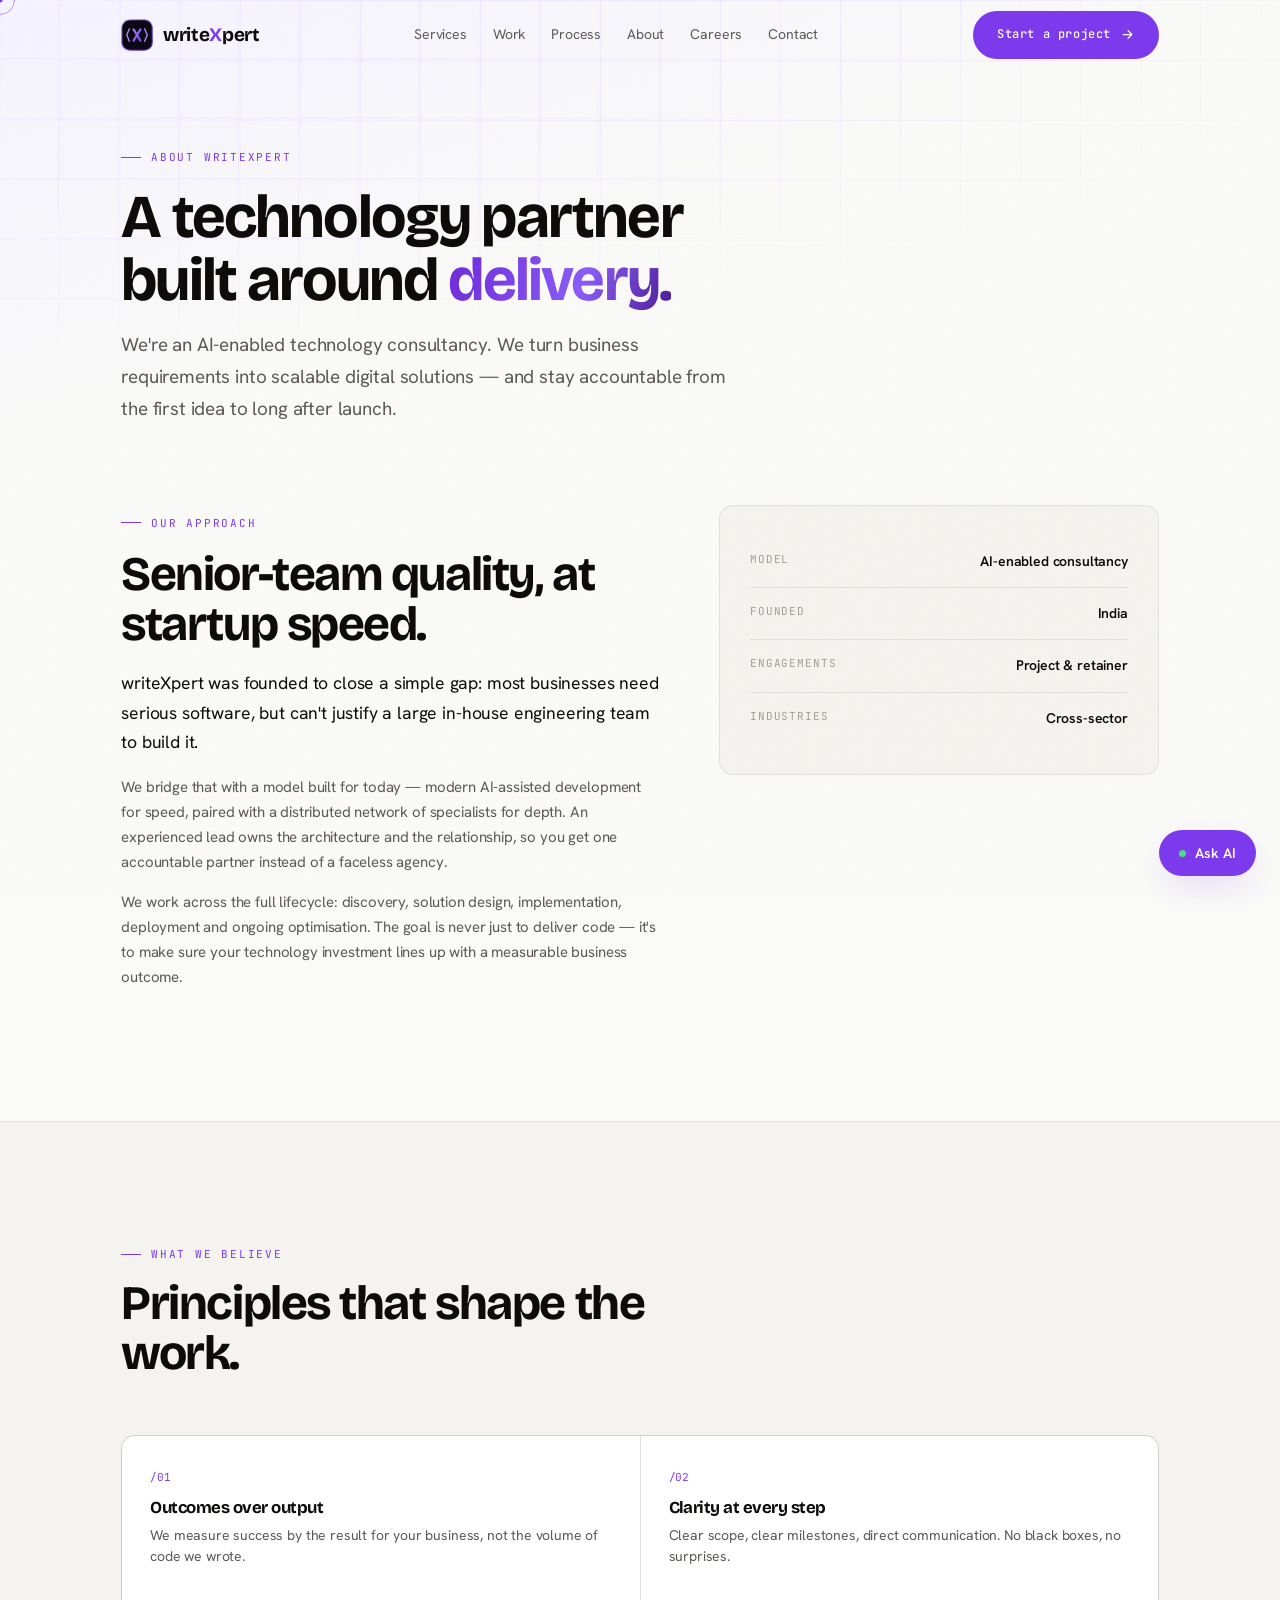
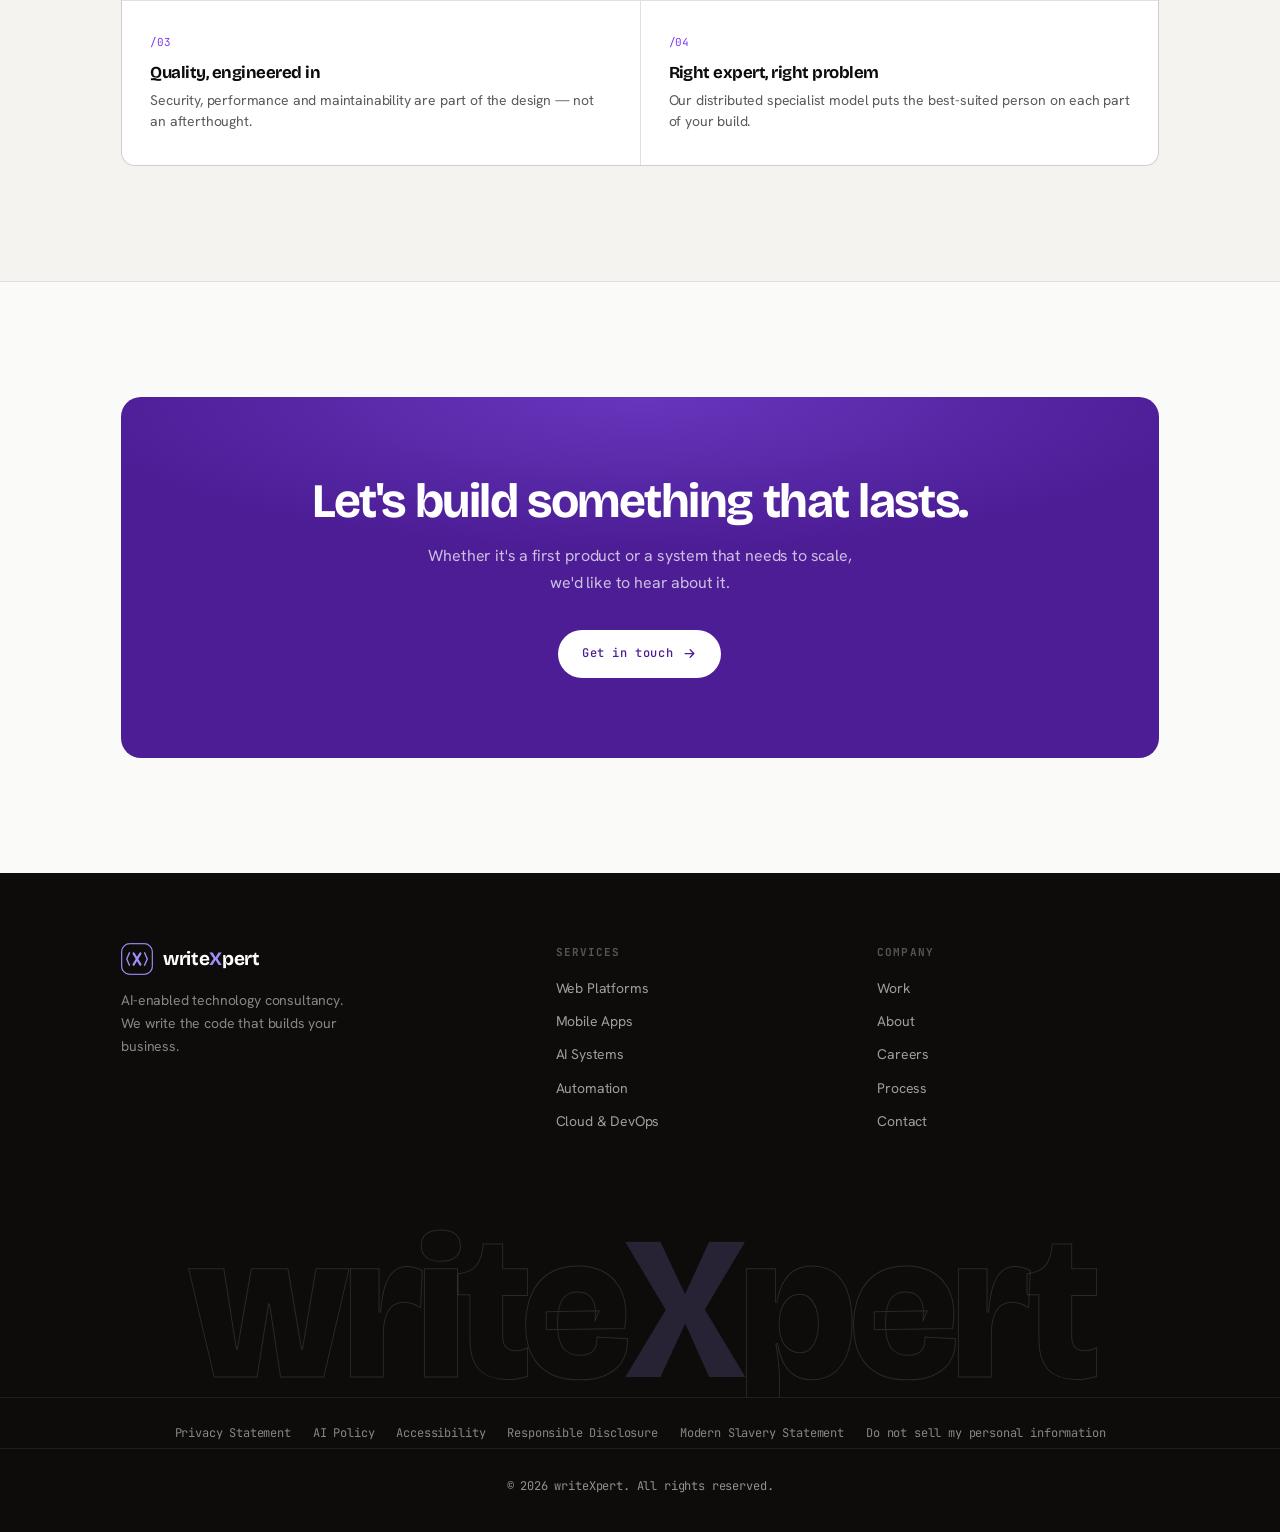
<file: about.html>
<!DOCTYPE html>
<html lang="en">
<head>
  <meta charset="UTF-8" />
  <meta name="viewport" content="width=device-width, initial-scale=1" />
  <meta name="theme-color" content="#09060F" />
  <title>About — writeXpert</title>
  <meta name="description" content="writeXpert is an AI-enabled technology consultancy delivering scalable digital solutions across industries, from discovery to deployment." />
  <link rel="canonical" href="https://writexpert.com/about.html" />
  <link rel="icon" href="/favicon.svg" type="image/svg+xml" />
<link rel="apple-touch-icon" href="/apple-touch-icon.png"/>
  <meta property="og:type" content="website" />
  <meta property="og:url" content="https://writexpert.com/about.html" />
  <meta property="og:title" content="About — writeXpert" />
  <meta property="og:description" content="writeXpert is an AI-enabled technology consultancy delivering scalable digital solutions across industries, from discovery to deployment." />
  <meta property="og:image" content="https://writexpert.com/og.png" />
  <meta name="twitter:card" content="summary_large_image" />
  <link rel="preconnect" href="https://fonts.googleapis.com" />
  <link rel="preconnect" href="https://fonts.gstatic.com" crossorigin />
  <style>
/* ============================================================
   writeXpert — Clean Light Design System (v2)
   ============================================================ */

@import url('https://fonts.googleapis.com/css2?family=Bricolage+Grotesque:opsz,wght@12..96,400..800&family=Hanken+Grotesk:wght@400;500;600&family=JetBrains+Mono:wght@400;500&display=swap');

:root {
  /* canvas */
  --bg:        #FAFAF8;
  --bg-2:      #F4F3EF;
  --surface:   #FFFFFF;
  --surface-2: #F0EFE9;
  --line:      rgba(0,0,0,0.08);
  --line-2:    rgba(0,0,0,0.14);

  /* text */
  --text:      #0D0C0A;
  --dim:       #5C5956;
  --faint:     #A39F9A;

  /* brand violet */
  --violet:        #7C3AED;
  --violet-bright: #6D28D9;
  --violet-soft:   #8B5CF6;
  --violet-light:  #EDE9FE;
  --violet-deep:   #4C1D95;
  --glow:          rgba(124,58,237,0.18);

  /* type */
  --display: 'Bricolage Grotesque', sans-serif;
  --body:    'Hanken Grotesk', sans-serif;
  --mono:    'JetBrains Mono', monospace;

  /* layout */
  --maxw: 1140px;
  --pad: clamp(20px, 4vw, 60px);
  --r: 14px;
  --ease: cubic-bezier(0.16, 1, 0.3, 1);
}

* { margin: 0; padding: 0; box-sizing: border-box; }
html { scroll-behavior: smooth; -webkit-text-size-adjust: 100%; }
body {
  background: var(--bg);
  color: var(--text);
  font-family: var(--body);
  font-size: 16px;
  line-height: 1.65;
  letter-spacing: -0.01em;
  overflow-x: hidden;
  -webkit-font-smoothing: antialiased;
}
a { color: inherit; text-decoration: none; }
img { max-width: 100%; display: block; }
ul { list-style: none; }
button { font-family: inherit; cursor: pointer; border: none; background: none; }
::selection { background: var(--violet); color: #fff; }

/* ---------- layout ---------- */
.wrap { max-width: var(--maxw); margin: 0 auto; padding-left: var(--pad); padding-right: var(--pad); }
.section { padding: clamp(64px, 9vw, 120px) 0; position: relative; }

.eyebrow {
  font-family: var(--mono);
  font-size: 11px;
  letter-spacing: 0.16em;
  text-transform: uppercase;
  color: var(--violet);
  display: inline-flex;
  align-items: center;
  gap: 10px;
}
.eyebrow::before { content: ""; width: 20px; height: 1px; background: var(--violet); }

/* ---------- typography ---------- */
h1,h2,h3,h4 { font-family: var(--display); font-weight: 700; line-height: 1.04; letter-spacing: -0.03em; }
.h1 { font-size: clamp(2.4rem, 6.5vw, 4.8rem); }
.h2 { font-size: clamp(1.8rem, 4vw, 3rem); }
.h3 { font-size: clamp(1.15rem, 2vw, 1.5rem); }
.lead { font-size: clamp(1rem, 1.5vw, 1.18rem); color: var(--dim); max-width: 56ch; line-height: 1.7; }
.grad-text {
  background: linear-gradient(110deg, var(--violet-bright) 0%, var(--violet-soft) 60%, var(--violet-deep) 100%);
  -webkit-background-clip: text; background-clip: text; color: transparent;
}

/* ---------- buttons ---------- */
.btn {
  display: inline-flex; align-items: center; gap: 9px;
  padding: 14px 24px; border-radius: 100px;
  font-family: var(--mono); font-size: 12px;
  letter-spacing: 0.05em; font-weight: 500;
  transition: transform .35s var(--ease), box-shadow .35s var(--ease), background .25s;
  will-change: transform;
}
.btn svg { width: 15px; height: 15px; transition: transform .3s var(--ease); }
.btn-primary {
  background: var(--violet); color: #fff;
  box-shadow: 0 0 0 0 var(--glow);
}
.btn-primary:hover { box-shadow: 0 10px 32px -6px var(--glow); background: var(--violet-bright); }
.btn-primary:hover svg { transform: translateX(3px); }
.btn-ghost {
  border: 1.5px solid var(--line-2); color: var(--text);
  background: transparent;
}
.btn-ghost:hover { border-color: var(--violet); color: var(--violet); background: var(--violet-light); }

/* ---------- navbar ---------- */
.nav {
  position: fixed; top: 0; left: 0; right: 0; z-index: 100;
  transition: background .4s, border-color .4s, backdrop-filter .4s;
  border-bottom: 1px solid transparent;
}
.nav.scrolled {
  background: rgba(250,250,248,0.88);
  backdrop-filter: blur(18px) saturate(120%);
  border-bottom: 1px solid var(--line);
}
.nav-inner { display: flex; align-items: center; justify-content: space-between; height: 70px; }
.nav-links { display: flex; align-items: center; gap: 30px; }
.nav-links a { font-size: 14px; color: var(--dim); transition: color .2s; position: relative; }
.nav-links a:hover { color: var(--text); }
.nav-right { display: flex; align-items: center; gap: 16px; }
.nav-toggle { display: none; width: 26px; height: 16px; position: relative; }
.nav-toggle span { position: absolute; left: 0; width: 100%; height: 2px; background: var(--text); transition: .3s var(--ease); border-radius: 2px; }
.nav-toggle span:nth-child(1){ top: 0; }
.nav-toggle span:nth-child(2){ top: 7px; }
.nav-toggle span:nth-child(3){ top: 14px; }
body.menu-open .nav-toggle span:nth-child(1){ top: 7px; transform: rotate(45deg); }
body.menu-open .nav-toggle span:nth-child(2){ opacity: 0; }
body.menu-open .nav-toggle span:nth-child(3){ top: 7px; transform: rotate(-45deg); }

/* logo */
.logo { display: flex; align-items: center; gap: 10px; }
.logo .mark { width: 32px; height: 32px; flex: none; }
.logo .word { font-family: var(--display); font-weight: 700; font-size: 19px; letter-spacing: -0.02em; color: var(--text); }
.logo .word b { color: var(--violet); font-weight: 700; }

/* ---------- hero ---------- */
.hero {
  position: relative; min-height: 92svh; display: flex; align-items: center;
  padding-top: 80px; overflow: hidden;
  background: linear-gradient(160deg, #F5F3FF 0%, var(--bg) 45%, var(--bg-2) 100%);
}
.hero-bg { position: absolute; inset: 0; z-index: 0; }
.hero-grid {
  position: absolute; inset: -2px;
  background-image:
    linear-gradient(rgba(124,58,237,0.06) 1px, transparent 1px),
    linear-gradient(90deg, rgba(124,58,237,0.06) 1px, transparent 1px);
  background-size: 60px 60px;
  mask-image: radial-gradient(ellipse 80% 70% at 20% 30%, #000 20%, transparent 70%);
  -webkit-mask-image: radial-gradient(ellipse 80% 70% at 20% 30%, #000 20%, transparent 70%);
}
.hero-blob {
  position: absolute; width: 700px; height: 700px; border-radius: 50%;
  background: radial-gradient(circle, rgba(124,58,237,0.1), transparent 65%);
  top: -300px; right: -200px; filter: blur(50px);
  animation: bfloat 16s ease-in-out infinite;
}
@keyframes bfloat { 0%,100%{ transform: translateY(0);} 50%{ transform: translateY(30px);} }

.hero-inner { position: relative; z-index: 2; max-width: 860px; }
.hero h1 { margin: 20px 0 22px; }
.hero .lead { font-size: clamp(1.05rem, 1.6vw, 1.22rem); max-width: 52ch; color: var(--dim); }
.hero-cta { display: flex; gap: 12px; margin-top: 34px; flex-wrap: wrap; }
.hero-meta { display: flex; gap: 48px; margin-top: 56px; flex-wrap: wrap; padding-top: 40px; border-top: 1px solid var(--line); }
.hero-meta .num { font-family: var(--display); font-size: 2rem; font-weight: 700; color: var(--text); }
.hero-meta .lbl { font-family: var(--mono); font-size: 10px; letter-spacing: 0.1em; text-transform: uppercase; color: var(--faint); margin-top: 2px; }

/* ---------- marquee ---------- */
.marquee { border-top: 1px solid var(--line); border-bottom: 1px solid var(--line); padding: 22px 0; overflow: hidden; background: var(--surface); }
.marquee-track { display: flex; gap: 56px; white-space: nowrap; width: max-content; animation: scroll 30s linear infinite; }
.marquee:hover .marquee-track { animation-play-state: paused; }
.marquee-track span { font-family: var(--mono); font-size: 12px; color: var(--faint); letter-spacing: 0.08em; display: inline-flex; align-items: center; gap: 10px; }
.marquee-track span::before { content: "◇"; color: var(--violet); font-size: 9px; }
@keyframes scroll { to { transform: translateX(-50%); } }

/* ---------- section head ---------- */
.shead { max-width: 600px; margin-bottom: 56px; }
.shead h2 { margin: 16px 0 16px; }
.shead.center { margin-left: auto; margin-right: auto; text-align: center; }
.shead.center .eyebrow { justify-content: center; }

/* ---------- service cards ---------- */
.cards { display: grid; grid-template-columns: repeat(3, 1fr); gap: 14px; }
.card {
  position: relative; padding: 30px 26px; border-radius: var(--r);
  border: 1.5px solid var(--line); background: var(--surface);
  overflow: hidden; transition: border-color .3s var(--ease), transform .3s var(--ease), box-shadow .3s var(--ease);
  display: flex; flex-direction: column;
}
.card:hover { border-color: var(--violet); transform: translateY(-3px); box-shadow: 0 12px 40px -10px var(--glow); }
.card .ico { width: 42px; height: 42px; border-radius: 10px; display: grid; place-items: center; background: var(--violet-light); color: var(--violet); margin-bottom: 18px; flex: none; }
.card .ico svg { width: 20px; height: 20px; }
.card h3 { font-size: 1.12rem; margin-bottom: 9px; }
.card p { color: var(--dim); font-size: 14px; line-height: 1.6; }
.card .idx { position: absolute; top: 22px; right: 22px; font-family: var(--mono); font-size: 11px; color: var(--faint); }

/* ---------- process ---------- */
.steps { display: grid; grid-template-columns: repeat(5, 1fr); gap: 0; position: relative; }
.step { padding: 0 18px; position: relative; }
.step:not(:last-child)::after {
  content: ""; position: absolute; top: 21px; left: calc(50% + 22px);
  width: calc(100% - 22px); height: 1px;
  background: linear-gradient(90deg, var(--line-2), var(--line));
}
.step .dot {
  width: 42px; height: 42px; border-radius: 50%;
  border: 1.5px solid var(--violet); display: grid; place-items: center;
  font-family: var(--mono); font-size: 12px; color: var(--violet);
  background: var(--surface); position: relative; z-index: 1; margin-bottom: 20px;
}
.step h4 { font-size: 0.95rem; margin-bottom: 7px; }
.step p { font-size: 13px; color: var(--dim); line-height: 1.5; }

/* ---------- work cards ---------- */
.work-grid { display: grid; grid-template-columns: 1fr 1fr; gap: 14px; }
.work-card {
  border-radius: var(--r); border: 1.5px solid var(--line); overflow: hidden;
  background: var(--surface); padding: 34px 30px; min-height: 290px;
  display: flex; flex-direction: column;
  transition: transform .4s var(--ease), border-color .3s, box-shadow .4s;
}
.work-card:hover { transform: translateY(-4px); border-color: var(--violet); box-shadow: 0 12px 40px -10px var(--glow); }
.work-card .sector { font-family: var(--mono); font-size: 11px; letter-spacing: 0.1em; text-transform: uppercase; color: var(--violet); }
.work-card h3 { font-size: 1.4rem; margin: 12px 0 10px; max-width: 22ch; }
.work-card p { color: var(--dim); font-size: 14px; margin-bottom: auto; }
.work-card .metrics { display: flex; gap: 32px; margin-top: 28px; padding-top: 22px; border-top: 1px solid var(--line); flex-wrap: wrap; }
.work-card .metrics .num { font-family: var(--display); font-size: 1.6rem; font-weight: 700; color: var(--text); }
.work-card .metrics .lbl { font-family: var(--mono); font-size: 10px; color: var(--faint); text-transform: uppercase; letter-spacing: 0.08em; }

/* ---------- why us ---------- */
.why-grid { display: grid; grid-template-columns: repeat(3,1fr); gap: 1px; background: var(--line); border: 1.5px solid var(--line); border-radius: var(--r); overflow: hidden; }
.why-item { background: var(--surface); padding: 32px 28px; transition: background .3s; }
.why-item:hover { background: var(--bg-2); }
.why-item .n { font-family: var(--mono); font-size: 11px; color: var(--violet); }
.why-item h4 { font-size: 1.05rem; margin: 13px 0 8px; }
.why-item p { color: var(--dim); font-size: 14px; line-height: 1.55; }

/* ---------- about ---------- */
.about { display: grid; grid-template-columns: 1.1fr 0.9fr; gap: 60px; align-items: start; }
.about .lead { margin: 18px 0; font-size: 1.1rem; color: var(--text); }
.about p.muted { margin-bottom: 16px; font-size: 15px; color: var(--dim); }
.about-panel { border: 1.5px solid var(--line); border-radius: var(--r); padding: 30px; background: var(--bg-2); }
.about-panel .row { display: flex; justify-content: space-between; padding: 14px 0; border-bottom: 1px solid var(--line); gap: 16px; }
.about-panel .row:last-child { border-bottom: none; }
.about-panel .row .k { font-family: var(--mono); font-size: 11px; color: var(--faint); text-transform: uppercase; letter-spacing: 0.08em; white-space: nowrap; }
.about-panel .row .v { font-weight: 600; font-size: 14px; text-align: right; }

/* ---------- testimonials ---------- */
.tgrid { display: grid; grid-template-columns: repeat(3,1fr); gap: 14px; }
.tcard { border: 1.5px solid var(--line); border-radius: var(--r); padding: 28px; background: var(--surface); transition: box-shadow .3s; }
.tcard:hover { box-shadow: 0 8px 30px -8px var(--glow); border-color: var(--violet); }
.tcard .quote { font-size: 15px; color: var(--dim); line-height: 1.7; margin-bottom: 22px; font-style: italic; }
.tcard .who { display: flex; align-items: center; gap: 12px; }
.tcard .ava { width: 38px; height: 38px; border-radius: 50%; background: var(--violet); display: grid; place-items: center; font-family: var(--display); font-weight: 700; font-size: 14px; color:#fff; flex: none; }
.tcard .who .nm { font-weight: 600; font-size: 14px; }
.tcard .who .rl { font-size: 12px; color: var(--faint); }
.stars { color: var(--violet); font-size: 12px; letter-spacing: 2px; margin-bottom: 16px; }

/* ---------- cta band (dark) ---------- */
.cta-band {
  position: relative; border-radius: 20px; overflow: hidden;
  padding: clamp(44px,7vw,80px); text-align: center;
  background: var(--violet-deep); color: #fff;
}
.cta-band h2 { color: #fff; margin-bottom: 16px; }
.cta-band p { color: rgba(255,255,255,0.72); max-width: 48ch; margin: 0 auto 32px; }
.cta-band .hero-cta { justify-content: center; }
.cta-band .btn-primary { background: #fff; color: var(--violet-deep); }
.cta-band .btn-primary:hover { background: var(--violet-light); color: var(--violet-deep); }
.cta-band .btn-ghost { border-color: rgba(255,255,255,0.3); color: #fff; background: rgba(255,255,255,0.06); }
.cta-band .btn-ghost:hover { background: rgba(255,255,255,0.12); border-color: rgba(255,255,255,0.5); }
.cta-band::before {
  content: ""; position: absolute; inset: 0;
  background: radial-gradient(ellipse 80% 60% at 50% 0%, rgba(139,92,246,0.4), transparent 70%);
}
.cta-band > * { position: relative; z-index: 1; }

/* ---------- contact ---------- */
.contact-grid { display: grid; grid-template-columns: 0.9fr 1.1fr; gap: 50px; }
.contact-methods { display: flex; flex-direction: column; gap: 12px; }
.cmethod { display: flex; gap: 14px; align-items: flex-start; padding: 20px; border: 1.5px solid var(--line); border-radius: 12px; background: var(--surface); transition: border-color .3s, transform .3s; }
.cmethod:hover { border-color: var(--violet); transform: translateX(3px); }
.cmethod .ci { width: 38px; height: 38px; border-radius: 9px; background: var(--violet-light); color: var(--violet); display: grid; place-items: center; flex: none; }
.cmethod .ci svg { width: 18px; height: 18px; }
.cmethod h4 { font-family: var(--body); font-weight: 600; font-size: 14px; margin-bottom: 2px; }
.cmethod p { font-size: 12px; color: var(--faint); }
.cmethod .val { color: var(--violet); font-size: 13px; font-family: var(--mono); margin-top: 5px; display: inline-block; }

.form { border: 1.5px solid var(--line); border-radius: var(--r); padding: 30px; background: var(--surface); }
.field { margin-bottom: 16px; }
.field label { display: block; font-family: var(--mono); font-size: 11px; letter-spacing: 0.06em; text-transform: uppercase; color: var(--faint); margin-bottom: 7px; }
.field input, .field textarea, .field select {
  width: 100%; background: var(--bg); border: 1.5px solid var(--line); border-radius: 9px;
  padding: 12px 14px; color: var(--text); font-family: var(--body); font-size: 14px; transition: border-color .2s;
}
.field input:focus, .field textarea:focus, .field select:focus { outline: none; border-color: var(--violet); background: #fff; }
.field textarea { resize: vertical; min-height: 100px; }
.field-row { display: grid; grid-template-columns: 1fr 1fr; gap: 12px; }
.form .btn { width: 100%; justify-content: center; margin-top: 6px; }

/* ---------- footer (dark) ---------- */
.footer { background: #0D0C0A; color: rgba(255,255,255,0.7); padding: 70px 0 36px; }
.footer-top { display: grid; grid-template-columns: 1.4fr 1fr 1fr; gap: 40px; margin-bottom: 50px; }
.footer h5 { font-family: var(--mono); font-size: 11px; letter-spacing: 0.1em; text-transform: uppercase; color: rgba(255,255,255,0.3); margin-bottom: 16px; }
.footer-col a, .footer-col p { display: block; color: rgba(255,255,255,0.55); font-size: 14px; margin-bottom: 10px; transition: color .2s; }
.footer-col a:hover { color: rgba(255,255,255,0.9); }
.footer-brand p { color: rgba(255,255,255,0.5); font-size: 14px; max-width: 30ch; margin: 14px 0; }
.footer .logo .word { color: #fff; }
.footer .logo .word b { color: #A78BFA; }
.footer .mark rect { stroke: #A78BFA; fill: #0D0C0A; }
.footer .mark path { stroke: #A78BFA; }
.footer-bottom { display: flex; justify-content: space-between; padding-top: 28px; border-top: 1px solid rgba(255,255,255,0.08); font-size: 12px; color: rgba(255,255,255,0.3); flex-wrap: wrap; gap: 10px; font-family: var(--mono); }

/* ---------- page hero (inner pages) ---------- */
.page-hero {
  padding: 140px 0 60px; position: relative; overflow: hidden;
  background: linear-gradient(160deg, #F5F3FF 0%, var(--bg) 50%);
}
.page-hero::before {
  content: ""; position: absolute; inset: 0;
  background-image: linear-gradient(rgba(124,58,237,0.06) 1px, transparent 1px), linear-gradient(90deg, rgba(124,58,237,0.06) 1px, transparent 1px);
  background-size: 60px 60px;
  mask-image: radial-gradient(ellipse 80% 80% at 50% 0%, #000 30%, transparent 75%);
  -webkit-mask-image: radial-gradient(ellipse 80% 80% at 50% 0%, #000 30%, transparent 75%);
}
.page-hero > .wrap { position: relative; z-index: 2; }
.page-hero h1 { font-size: clamp(2.2rem, 5.5vw, 3.8rem); margin: 18px 0 18px; max-width: 18ch; }

/* ---------- reveal ---------- */
.reveal { opacity: 0; transform: translateY(22px); transition: opacity .8s var(--ease), transform .8s var(--ease); }
.reveal.in { opacity: 1; transform: none; }
.reveal[data-d="1"]{ transition-delay: .07s;} .reveal[data-d="2"]{ transition-delay: .14s;}
.reveal[data-d="3"]{ transition-delay: .21s;} .reveal[data-d="4"]{ transition-delay: .28s;}
.reveal[data-d="5"]{ transition-delay: .35s;}

/* ---------- custom cursor ---------- */
.cursor-dot, .cursor-ring { position: fixed; top: 0; left: 0; border-radius: 50%; pointer-events: none; z-index: 10000; }
.cursor-dot { width: 5px; height: 5px; background: var(--violet); transform: translate(-50%,-50%); }
.cursor-ring { width: 30px; height: 30px; border: 1.5px solid rgba(124,58,237,0.5); transform: translate(-50%,-50%); transition: width .25s, height .25s; }
.cursor-ring.hover { width: 46px; height: 46px; background: rgba(124,58,237,0.06); }
@media (hover: none) { .cursor-dot, .cursor-ring { display: none; } }

/* ---------- mobile ---------- */
@media (max-width: 900px) {
  .cards, .tgrid, .why-grid { grid-template-columns: 1fr 1fr; }
  .work-grid, .about, .contact-grid { grid-template-columns: 1fr; }
  .field-row { grid-template-columns: 1fr; }
  .steps { grid-template-columns: 1fr 1fr; gap: 28px 12px; }
  .step:not(:last-child)::after { display: none; }
  .footer-top { grid-template-columns: 1fr 1fr; gap: 28px; }
  .nav-links {
    position: fixed; inset: 70px 0 auto 0; flex-direction: column; gap: 0;
    background: rgba(250,250,248,0.97); backdrop-filter: blur(20px);
    padding: 16px var(--pad) 28px; border-bottom: 1px solid var(--line);
    transform: translateY(-120%); transition: transform .4s var(--ease); align-items: flex-start;
  }
  body.menu-open .nav-links { transform: translateY(0); }
  .nav-links a { padding: 14px 0; width: 100%; border-bottom: 1px solid var(--line); font-size: 16px; color: var(--text); }
  .nav-toggle { display: block; }
  .nav-right .btn { display: none; }
  .hero-meta { gap: 24px; }
  .about { gap: 28px; }
}
@media (max-width: 560px) {
  .cards, .tgrid, .why-grid { grid-template-columns: 1fr; }
  .footer-top { grid-template-columns: 1fr; }
  .steps { grid-template-columns: 1fr; }
}
@media (prefers-reduced-motion: reduce) {
  * { animation: none !important; transition: none !important; }
  .reveal { opacity: 1; transform: none; }
}

/* ============================================================
   v4 — creative polish
   ============================================================ */

/* grain texture (subtle warmth on light) */
body::after {
  content: ""; position: fixed; inset: 0; pointer-events: none; z-index: 9998;
  opacity: 0.025; mix-blend-mode: multiply;
  background-image: url("data:image/svg+xml,%3Csvg xmlns='http://www.w3.org/2000/svg' width='140' height='140'%3E%3Cfilter id='n'%3E%3CfeTurbulence type='fractalNoise' baseFrequency='0.8' numOctaves='3'/%3E%3C/filter%3E%3Crect width='100%25' height='100%25' filter='url(%23n)'/%3E%3C/svg%3E");
}

/* scroll progress bar */
.scroll-progress {
  position: fixed; top: 0; left: 0; height: 2px; width: 0%;
  background: linear-gradient(90deg, var(--violet), var(--violet-soft));
  z-index: 200; transition: width .1s linear;
}

/* hero two-column layout */
.hero-layout {
  display: grid; grid-template-columns: 1fr 0.92fr; gap: 40px;
  align-items: center; padding-top: 24px;
}
.hero-left { position: relative; z-index: 2; }
.hero .hero-layout h1 { margin: 18px 0 22px; }
.hero-blob.two {
  width: 480px; height: 480px; top: auto; bottom: -240px; left: -160px; right: auto;
  background: radial-gradient(circle, rgba(139,92,246,0.12), transparent 65%);
  animation-delay: -7s;
}

/* hero visual */
.hero-visual { position: relative; z-index: 2; min-height: 380px; display: flex; align-items: center; justify-content: center; }
.hv-float { position: relative; width: 100%; max-width: 420px; will-change: transform; }

.hv-card {
  background: #fff; border: 1px solid var(--line); border-radius: 16px; overflow: hidden;
  box-shadow: 0 30px 70px -18px rgba(76,29,149,0.22), 0 8px 24px -8px rgba(0,0,0,0.08);
}
.hv-card-top { background: #F4F3EF; padding: 11px 14px; display: flex; align-items: center; gap: 6px; border-bottom: 1px solid var(--line); }
.hv-dot { width: 9px; height: 9px; border-radius: 50%; background: #d4d2cc; }
.hv-dot:nth-child(1){ background:#ff5f57;} .hv-dot:nth-child(2){ background:#febc2e;} .hv-dot:nth-child(3){ background:#28c840;}
.hv-url { margin-left: 8px; font-family: var(--mono); font-size: 10px; color: var(--faint); }
.hv-body { padding: 20px; }
.hv-row { display: flex; justify-content: space-between; align-items: flex-start; margin-bottom: 16px; }
.hv-eyebrow { font-family: var(--mono); font-size: 9px; letter-spacing: 0.1em; text-transform: uppercase; color: var(--faint); }
.hv-big { font-family: var(--display); font-size: 1.35rem; font-weight: 700; margin-top: 2px; }
.hv-badge { display: inline-flex; align-items: center; gap: 6px; font-family: var(--mono); font-size: 11px; color: #16a34a; background: rgba(34,197,94,0.1); padding: 5px 10px; border-radius: 20px; }
.hv-pulse { width: 7px; height: 7px; border-radius: 50%; background: #22c55e; box-shadow: 0 0 0 0 rgba(34,197,94,0.5); animation: pulse 2s infinite; }
@keyframes pulse { 0%{box-shadow:0 0 0 0 rgba(34,197,94,0.5);} 70%{box-shadow:0 0 0 8px rgba(34,197,94,0);} 100%{box-shadow:0 0 0 0 rgba(34,197,94,0);} }
.hv-chart { height: 110px; margin-bottom: 16px; }
.hv-chart svg { width: 100%; height: 100%; }
#hv-line { stroke-dasharray: 600; stroke-dashoffset: 600; }
.hv-float.drawn #hv-line { transition: stroke-dashoffset 2s var(--ease); stroke-dashoffset: 0; }
.hv-kpis { display: grid; grid-template-columns: repeat(3,1fr); gap: 10px; }
.hv-kpi { background: var(--bg); border: 1px solid var(--line); border-radius: 10px; padding: 11px 12px; }
.hv-kpi-v { font-family: var(--display); font-size: 1.05rem; font-weight: 700; }
.hv-kpi-l { font-family: var(--mono); font-size: 9px; color: var(--faint); margin-top: 2px; text-transform: uppercase; letter-spacing: 0.05em; }

/* floating chips */
.hv-chip {
  position: absolute; background: #fff; border: 1px solid var(--line);
  border-radius: 12px; box-shadow: 0 14px 36px -12px rgba(0,0,0,0.18);
  display: flex; align-items: center; gap: 10px; padding: 11px 13px;
}
.hv-chip-deploy { top: -28px; right: -20px; animation: chipfloat 5s ease-in-out infinite; }
.hv-chip-code { bottom: -24px; left: -28px; animation: chipfloat 5s ease-in-out infinite 1.5s; }
.hv-chip-ico { width: 28px; height: 28px; border-radius: 8px; background: rgba(34,197,94,0.12); color: #16a34a; display: grid; place-items: center; font-size: 14px; font-weight: 700; }
.hv-chip-t { font-size: 12px; font-weight: 600; }
.hv-chip-s { font-family: var(--mono); font-size: 10px; color: var(--faint); }
.hv-code-line { font-family: var(--mono); font-size: 12px; color: var(--text); }
.hv-code-line b { color: var(--violet); }
@keyframes chipfloat { 0%,100%{ transform: translateY(0);} 50%{ transform: translateY(-9px);} }

/* hero meta -> 4 cols */
.hero-meta { display: flex; gap: 48px; }

/* richer service cards */
.card { padding-bottom: 54px; }
.card .idx { font-size: 28px; font-family: var(--display); font-weight: 700; color: var(--bg-2); top: 18px; right: 22px; line-height: 1; transition: color .3s; }
.card:hover .idx { color: var(--violet-light); }
.card-arrow {
  position: absolute; bottom: 24px; left: 26px;
  width: 32px; height: 32px; border-radius: 50%; border: 1.5px solid var(--line);
  display: grid; place-items: center; color: var(--violet);
  opacity: 0; transform: translateX(-6px); transition: opacity .3s var(--ease), transform .3s var(--ease), background .3s, border-color .3s;
}
.card-arrow svg { width: 14px; height: 14px; }
.card:hover .card-arrow { opacity: 1; transform: translateX(0); }
.card:hover .card-arrow { background: var(--violet); border-color: var(--violet); color: #fff; }

/* giant footer wordmark */
.footer-mega {
  font-family: var(--display); font-weight: 800;
  font-size: clamp(3.5rem, 16vw, 14rem); line-height: 0.85; letter-spacing: -0.04em;
  color: transparent; -webkit-text-stroke: 1px rgba(255,255,255,0.12);
  text-align: center; padding: 30px 0 0; overflow: hidden; user-select: none;
}
.footer-mega b { color: rgba(167,139,250,0.18); -webkit-text-stroke: 0; }

@media (max-width: 980px) {
  .hero-layout { grid-template-columns: 1fr; gap: 50px; }
  .hero-visual { min-height: 320px; max-width: 420px; }
  .hv-chip-deploy { right: 0; }
  .hv-chip-code { left: 0; }
}
@media (max-width: 600px) {
  .hero-visual { display: none; }
}

/* ============================================================
   v6 — craft showcase (real product designs) + footer fix
   ============================================================ */

/* footer bottom contrast fix */
.footer-bottom { color: rgba(255,255,255,0.55); }
.footer-col a { color: rgba(255,255,255,0.6); }

/* craft section — layered showcase */
.craft-section { overflow: hidden; }
.craft-showcase {
  position: relative; margin-top: 30px;
  min-height: 560px; display: flex; align-items: center; justify-content: center;
}
.craft-deco {
  position: absolute; inset: 0;
  background-image: radial-gradient(circle, var(--line-2) 1px, transparent 1px);
  background-size: 26px 26px;
  mask-image: radial-gradient(ellipse 60% 60% at 50% 50%, #000, transparent 75%);
  -webkit-mask-image: radial-gradient(ellipse 60% 60% at 50% 50%, #000, transparent 75%);
  opacity: 0.5;
}
.craft-cluster { position: relative; width: 100%; max-width: 1000px; height: 540px; }

/* shared device shadow */
.shot { position: absolute; box-shadow: 0 40px 90px -24px rgba(76,29,149,0.28), 0 12px 32px -10px rgba(0,0,0,0.12); transition: transform .5s var(--ease); }

/* --- e-commerce browser (back-left) --- */
.shot-store { width: 580px; left: 0; top: 40px; transform: rotate(-2deg); z-index: 1; border-radius: 14px; overflow: hidden; background: #fff; border: 1px solid var(--line); }
.shot-store:hover { transform: rotate(0) translateY(-6px); z-index: 4; }
.st-chrome { background: #EDEDED; padding: 9px 12px; display: flex; align-items: center; gap: 6px; }
.st-chrome .bc-bar { flex: 1; margin-left: 8px; background: #fff; border-radius: 5px; padding: 4px 10px; font-family: var(--mono); font-size: 10px; color: var(--faint); }
.st-top { display: flex; align-items: center; justify-content: space-between; padding: 14px 18px; border-bottom: 1px solid var(--line); }
.st-brand { font-family: var(--display); font-weight: 800; font-size: 16px; letter-spacing: 0.04em; }
.st-nav { display: flex; gap: 16px; font-size: 11px; color: var(--dim); }
.st-cart { font-size: 13px; position: relative; }
.st-cart::after { content: "3"; position: absolute; top: -6px; right: -8px; background: var(--violet); color: #fff; font-family: var(--mono); font-size: 8px; width: 14px; height: 14px; border-radius: 50%; display: grid; place-items: center; }
.st-banner { margin: 14px 18px; border-radius: 10px; padding: 16px 18px; background: linear-gradient(110deg, var(--violet), var(--violet-deep)); color: #fff; display: flex; align-items: center; justify-content: space-between; }
.st-banner-t { font-family: var(--display); font-weight: 700; font-size: 17px; }
.st-banner-s { font-size: 11px; opacity: 0.85; margin-top: 2px; }
.st-banner-btn { font-family: var(--mono); font-size: 10px; background: #fff; color: var(--violet-deep); padding: 7px 12px; border-radius: 20px; font-weight: 600; }
.st-grid { display: grid; grid-template-columns: repeat(3,1fr); gap: 12px; padding: 4px 18px 20px; }
.st-prod { border: 1px solid var(--line); border-radius: 10px; overflow: hidden; }
.st-img { aspect-ratio: 1/1; position: relative; }
.st-img.a { background: linear-gradient(135deg, #f9a8d4, #c084fc); }
.st-img.b { background: linear-gradient(135deg, #a5b4fc, #818cf8); }
.st-img.c { background: linear-gradient(135deg, #fdba74, #fb923c); }
.st-tag { position: absolute; top: 8px; left: 8px; font-family: var(--mono); font-size: 8px; background: rgba(255,255,255,0.9); padding: 3px 6px; border-radius: 5px; font-weight: 600; }
.st-info { padding: 9px 10px; }
.st-name { font-size: 11px; font-weight: 600; }
.st-price { display: flex; align-items: center; justify-content: space-between; margin-top: 4px; }
.st-price b { font-family: var(--display); font-size: 13px; }
.st-add { width: 22px; height: 22px; border-radius: 7px; background: var(--violet); color: #fff; display: grid; place-items: center; font-size: 13px; }

/* --- food delivery phone (front-center) --- */
.shot-food { width: 264px; right: 40px; top: 0; z-index: 3; }
.shot-food:hover { transform: translateY(-8px); z-index: 4; }
.food-phone { width: 100%; aspect-ratio: 9/19; border-radius: 38px; background: #111; padding: 11px 8px; border: 6px solid #1c1c1e; box-shadow: 0 40px 90px -24px rgba(0,0,0,0.4); }
.food-notch { width: 56px; height: 12px; background: #111; border-radius: 0 0 10px 10px; margin: 0 auto 8px; }
.food-screen { background: #fff; border-radius: 26px; height: calc(100% - 20px); overflow: hidden; display: flex; flex-direction: column; }
.food-head { padding: 13px 14px 10px; }
.food-loc { font-family: var(--mono); font-size: 8px; color: var(--faint); letter-spacing: 0.08em; text-transform: uppercase; }
.food-loc-v { font-size: 13px; font-weight: 700; margin-top: 1px; }
.food-search { margin-top: 10px; background: var(--bg-2); border-radius: 9px; padding: 8px 11px; font-size: 10px; color: var(--faint); display: flex; align-items: center; gap: 6px; }
.food-promo { margin: 4px 14px 12px; border-radius: 12px; background: linear-gradient(120deg, #fb923c, #ef4444); color: #fff; padding: 13px 14px; }
.food-promo-t { font-family: var(--display); font-weight: 700; font-size: 15px; }
.food-promo-s { font-size: 10px; opacity: 0.9; margin-top: 2px; }
.food-sec { font-size: 11px; font-weight: 700; padding: 0 14px 8px; }
.food-list { flex: 1; padding: 0 14px; display: flex; flex-direction: column; gap: 9px; overflow: hidden; }
.food-item { display: flex; gap: 10px; align-items: center; }
.food-thumb { width: 48px; height: 48px; border-radius: 11px; flex: none; display: grid; place-items: center; font-size: 22px; }
.food-thumb.a { background: linear-gradient(135deg, #fde68a, #fbbf24); }
.food-thumb.b { background: linear-gradient(135deg, #fecaca, #f87171); }
.food-thumb.c { background: linear-gradient(135deg, #bbf7d0, #4ade80); }
.food-meta { flex: 1; min-width: 0; }
.food-name { font-size: 11px; font-weight: 700; }
.food-sub { font-family: var(--mono); font-size: 8px; color: var(--faint); margin-top: 2px; }
.food-rating { display: inline-flex; align-items: center; gap: 3px; font-size: 9px; font-weight: 700; color: #16a34a; background: rgba(34,197,94,0.1); padding: 2px 6px; border-radius: 6px; margin-top: 5px; }
.food-price { font-family: var(--display); font-size: 12px; font-weight: 700; }
.food-nav { display: flex; justify-content: space-around; padding: 9px 0 6px; border-top: 1px solid var(--line); margin-top: 6px; }
.food-nav span { font-family: var(--mono); font-size: 8px; color: var(--faint); }
.food-nav span.on { color: #ef4444; font-weight: 700; }

/* --- floating accent chips --- */
.craft-chip {
  position: absolute; background: #fff; border: 1px solid var(--line);
  border-radius: 14px; box-shadow: 0 18px 44px -14px rgba(0,0,0,0.2);
  padding: 12px 15px; z-index: 5; display: flex; align-items: center; gap: 11px;
}
.craft-chip-order { top: -26px; right: 70px; animation: chipfloat 5s ease-in-out infinite; }
.craft-chip-rating { bottom: 40px; left: 20px; animation: chipfloat 5.5s ease-in-out infinite 1.2s; }
.cc-ico { width: 34px; height: 34px; border-radius: 10px; display: grid; place-items: center; font-size: 16px; flex: none; }
.cc-ico.green { background: rgba(34,197,94,0.12); }
.cc-ico.violet { background: var(--violet-light); }
.cc-t { font-size: 12px; font-weight: 700; }
.cc-s { font-family: var(--mono); font-size: 10px; color: var(--faint); margin-top: 1px; }

/* craft responsive: stack cleanly */
@media (max-width: 860px) {
  .craft-showcase { min-height: 0; }
  .craft-cluster { height: auto; display: flex; flex-direction: column; align-items: center; gap: 28px; max-width: 420px; }
  .shot { position: relative; transform: none !important; left: auto; right: auto; top: auto; }
  .shot-store { width: 100%; }
  .shot-food { width: 240px; }
  .craft-chip { display: none; }
  .craft-deco { display: none; }
}

/* v8 — footer center, remove phone, legal page */
.footer-bottom { justify-content: center; text-align: center; }
.legal { padding: 130px 0 80px; max-width: 820px; }
.legal h1 { font-size: clamp(2rem, 5vw, 3.2rem); margin-bottom: 10px; }
.legal .updated { font-family: var(--mono); font-size: 12px; color: var(--faint); margin-bottom: 40px; }
.legal h2 { font-size: 1.3rem; margin: 36px 0 12px; }
.legal p { color: var(--dim); margin-bottom: 14px; font-size: 15px; line-height: 1.75; }
.legal ul.bullets { margin: 0 0 14px 0; padding: 0; }
.legal ul.bullets li { color: var(--dim); font-size: 15px; line-height: 1.7; padding-left: 20px; position: relative; margin-bottom: 8px; }
.legal ul.bullets li::before { content: "—"; position: absolute; left: 0; color: var(--violet); }

/* ============================================================
   v9 — bento work showcase, careers page, modern elements
   ============================================================ */

/* nav: allow 6 items */
.nav-links { gap: 26px; }

/* ---------- WORK BENTO ---------- */
.bento { display: grid; grid-template-columns: repeat(3, 1fr); gap: 16px; }
.bento-card {
  position: relative; border: 1px solid var(--line); border-radius: 22px;
  background: linear-gradient(180deg, #fff, var(--bg-2));
  overflow: hidden; padding: 32px 30px; min-height: 400px;
  display: flex; flex-direction: column;
  transition: transform .4s var(--ease), box-shadow .4s var(--ease), border-color .3s;
}
.bento-card:hover { transform: translateY(-5px); border-color: var(--violet); box-shadow: 0 26px 60px -20px var(--glow); }
.bento-card.wide { grid-column: span 2; }
.bento-tag { font-family: var(--mono); font-size: 11px; letter-spacing: 0.1em; text-transform: uppercase; color: var(--violet); margin-bottom: 12px; }
.bento-card h3 { font-size: 1.4rem; line-height: 1.1; margin-bottom: 8px; max-width: 18ch; }
.bento-card .bento-sub { font-size: 14px; color: var(--dim); }
.bento-visual { margin-top: auto; padding-top: 24px; position: relative; }
.bento-particles {
  position: absolute; inset: 0; pointer-events: none;
  background-image: radial-gradient(circle, rgba(124,58,237,0.4) 1px, transparent 1px);
  background-size: 14px 14px;
  -webkit-mask-image: radial-gradient(ellipse 70% 80% at 80% 20%, #000, transparent 70%);
  mask-image: radial-gradient(ellipse 70% 80% at 80% 20%, #000, transparent 70%);
  opacity: 0.5;
}

/* agentic commerce mini */
.ac-chat { display: flex; flex-direction: column; gap: 8px; }
.ac-bubble { font-size: 12px; padding: 9px 12px; border-radius: 12px; max-width: 85%; line-height: 1.45; }
.ac-bubble.user { align-self: flex-end; background: var(--violet); color: #fff; border-bottom-right-radius: 3px; }
.ac-bubble.bot { align-self: flex-start; background: #fff; border: 1px solid var(--line); border-bottom-left-radius: 3px; }
.ac-products { display: grid; grid-template-columns: 1fr 1fr; gap: 8px; margin-top: 4px; }
.ac-prod { background: #fff; border: 1px solid var(--line); border-radius: 10px; padding: 10px; }
.ac-prod-img { aspect-ratio: 1.3/1; border-radius: 7px; margin-bottom: 7px; }
.ac-prod-img.a { background: linear-gradient(135deg, #93c5fd, #3b82f6); }
.ac-prod-img.b { background: linear-gradient(135deg, #1e293b, #334155); }
.ac-prod-n { font-size: 11px; font-weight: 600; }
.ac-prod-p { font-family: var(--display); font-size: 12px; font-weight: 700; }
.ac-buy { margin-top: 8px; background: var(--violet-light); color: var(--violet); text-align: center; padding: 9px; border-radius: 9px; font-size: 12px; font-weight: 600; }

/* payment card visual */
.pay-card {
  aspect-ratio: 1.6/1; border-radius: 16px; padding: 18px; position: relative; overflow: hidden;
  background: linear-gradient(125deg, #c084fc, #818cf8 45%, #fb923c);
  box-shadow: 0 20px 40px -14px rgba(124,58,237,0.4);
  display: flex; flex-direction: column; justify-content: space-between;
  transform: rotate(-4deg); transition: transform .4s var(--ease);
}
.bento-card:hover .pay-card { transform: rotate(0); }
.pay-card::after { content: ""; position: absolute; inset: 0; background: linear-gradient(110deg, transparent 30%, rgba(255,255,255,0.35) 50%, transparent 70%); }
.pay-chip { width: 36px; height: 26px; border-radius: 6px; background: linear-gradient(135deg, #fde68a, #f59e0b); position: relative; z-index: 1; }
.pay-wave { position: absolute; top: 20px; left: 60px; color: rgba(255,255,255,0.9); font-size: 16px; z-index: 1; }
.pay-bottom { display: flex; justify-content: space-between; align-items: flex-end; position: relative; z-index: 1; }
.pay-num { font-family: var(--mono); font-size: 12px; color: rgba(255,255,255,0.95); letter-spacing: 0.1em; }
.pay-visa { font-family: var(--display); font-weight: 800; font-size: 17px; font-style: italic; color: #fff; }

/* data / globe arc viz */
.arc-viz { height: 150px; position: relative; }
.arc-viz svg { width: 100%; height: 100%; overflow: visible; }

/* analytics mini */
.an-chart { display: flex; align-items: flex-end; gap: 6px; height: 90px; }
.an-bar { flex: 1; border-radius: 4px 4px 0 0; background: var(--violet-light); }
.an-bar.hi { background: var(--violet); }
.an-row { display: flex; justify-content: space-between; margin-bottom: 12px; }
.an-kpi { font-family: var(--display); font-size: 1.4rem; font-weight: 700; }
.an-kpi-l { font-family: var(--mono); font-size: 10px; color: var(--faint); text-transform: uppercase; }

/* mobile mini */
.mob-mini { width: 130px; margin: 0 auto; border-radius: 22px; background: #111; padding: 7px 5px; border: 4px solid #1c1c1e; }
.mob-screen { background: var(--bg); border-radius: 16px; padding: 9px; }
.mob-bar { height: 7px; border-radius: 4px; background: var(--violet); margin-bottom: 6px; }
.mob-bar.s { width: 60%; background: var(--line-2); }
.mob-thumb { aspect-ratio: 16/9; border-radius: 8px; background: linear-gradient(135deg, #f9a8d4, #c084fc); margin-bottom: 8px; }
.mob-line { height: 6px; border-radius: 3px; background: var(--line-2); margin-bottom: 5px; }
.mob-line.s { width: 70%; }

/* automation flow mini */
.flow { display: flex; align-items: center; gap: 8px; flex-wrap: wrap; }
.flow-node { background: #fff; border: 1px solid var(--line); border-radius: 9px; padding: 9px 12px; font-size: 11px; font-weight: 600; display: flex; align-items: center; gap: 6px; }
.flow-node .d { width: 7px; height: 7px; border-radius: 50%; background: var(--violet); }
.flow-arrow { color: var(--violet); font-size: 14px; }

@media (max-width: 880px) {
  .bento { grid-template-columns: 1fr 1fr; }
  .bento-card.wide { grid-column: span 2; }
}
@media (max-width: 560px) {
  .bento { grid-template-columns: 1fr; }
  .bento-card.wide { grid-column: span 1; }
  .bento-card { min-height: 340px; }
}

/* ---------- CAREERS ---------- */
.careers-hero { padding: 130px 0 70px; position: relative; overflow: hidden; background: linear-gradient(160deg, #F5F3FF, var(--bg) 55%); }
.careers-hero::before { content: ""; position: absolute; inset: 0; background-image: linear-gradient(rgba(124,58,237,0.05) 1px, transparent 1px), linear-gradient(90deg, rgba(124,58,237,0.05) 1px, transparent 1px); background-size: 60px 60px; -webkit-mask-image: radial-gradient(ellipse 70% 70% at 30% 30%, #000, transparent 70%); mask-image: radial-gradient(ellipse 70% 70% at 30% 30%, #000, transparent 70%); }
.careers-layout { display: grid; grid-template-columns: 1fr 0.95fr; gap: 50px; align-items: center; position: relative; z-index: 2; }
.careers-hero h1 { font-size: clamp(2.6rem, 6.5vw, 5rem); line-height: 0.98; margin: 18px 0 22px; }
.careers-hero .lead { font-size: 1.15rem; }
.careers-hero .hero-cta { margin-top: 32px; }

/* team mosaic */
.mosaic { display: grid; grid-template-columns: repeat(3, 1fr); gap: 12px; }
.mtile { border-radius: 16px; aspect-ratio: 3/4; position: relative; overflow: hidden; display: flex; align-items: flex-end; padding: 14px; color: #fff; }
.mtile span { position: relative; z-index: 1; font-family: var(--mono); font-size: 11px; letter-spacing: 0.06em; text-transform: uppercase; font-weight: 500; }
.mtile::after { content: ""; position: absolute; inset: 0; background: linear-gradient(180deg, transparent 40%, rgba(0,0,0,0.4)); }
.mtile.t1 { background: linear-gradient(135deg, #8b5cf6, #6d28d9); }
.mtile.t2 { background: linear-gradient(135deg, #f9a8d4, #c084fc); margin-top: 28px; }
.mtile.t3 { background: linear-gradient(135deg, #fdba74, #fb923c); }
.mtile.t4 { background: linear-gradient(135deg, #a5b4fc, #6366f1); margin-top: -16px; }
.mtile.t5 { background: linear-gradient(135deg, #6ee7b7, #10b981); }
.mtile.t6 { background: linear-gradient(135deg, #c4b5fd, #8b5cf6); margin-top: 28px; }

/* values grid */
.values { display: grid; grid-template-columns: repeat(3, 1fr); gap: 16px; }
.value-card { border: 1px solid var(--line); border-radius: 16px; padding: 28px; background: #fff; }
.value-card .vico { width: 44px; height: 44px; border-radius: 11px; background: var(--violet-light); color: var(--violet); display: grid; place-items: center; margin-bottom: 16px; font-size: 20px; }
.value-card h4 { font-size: 1.1rem; margin-bottom: 8px; }
.value-card p { font-size: 14px; color: var(--dim); line-height: 1.55; }

/* roles list */
.roles { border-top: 1px solid var(--line); }
.role {
  display: flex; align-items: center; justify-content: space-between; gap: 20px;
  padding: 26px 4px; border-bottom: 1px solid var(--line);
  transition: padding-left .3s var(--ease), background .3s;
}
.role:hover { padding-left: 16px; background: linear-gradient(90deg, var(--violet-light), transparent); }
.role-info h4 { font-size: 1.25rem; margin-bottom: 5px; }
.role-meta { display: flex; gap: 14px; flex-wrap: wrap; }
.role-meta span { font-family: var(--mono); font-size: 11px; color: var(--faint); display: inline-flex; align-items: center; gap: 5px; }
.role-meta span::before { content: "●"; color: var(--violet); font-size: 7px; }
.role-apply { flex: none; display: inline-flex; align-items: center; gap: 8px; font-family: var(--mono); font-size: 12px; font-weight: 500; color: var(--violet); border: 1.5px solid var(--line-2); padding: 10px 18px; border-radius: 100px; transition: all .3s; }
.role:hover .role-apply { background: var(--violet); color: #fff; border-color: var(--violet); }

@media (max-width: 880px) {
  .careers-layout { grid-template-columns: 1fr; gap: 40px; }
  .values { grid-template-columns: 1fr; }
  .role { flex-direction: column; align-items: flex-start; }
}

/* v10 — original bento visuals (cloud arch, scheduling) */
.arch { display: flex; flex-direction: column; align-items: center; gap: 9px; }
.arch-node { background: #fff; border: 1px solid var(--line); border-radius: 9px; padding: 8px 14px; font-size: 11px; font-weight: 600; display: inline-flex; align-items: center; gap: 7px; }
.arch-node .ad { width: 7px; height: 7px; border-radius: 50%; background: var(--violet); }
.arch-node.live .ad { background: #22c55e; box-shadow: 0 0 0 0 rgba(34,197,94,0.5); animation: pulse 2s infinite; }
.arch-row { display: flex; gap: 8px; }
.arch-conn { width: 1.5px; height: 12px; background: linear-gradient(var(--violet), var(--line)); }
.arch-scale { font-family: var(--mono); font-size: 9px; color: var(--faint); margin-top: 2px; }

.cal { background: #fff; border: 1px solid var(--line); border-radius: 12px; padding: 14px; }
.cal-head { display: grid; grid-template-columns: repeat(5,1fr); gap: 6px; margin-bottom: 8px; }
.cal-head span { font-family: var(--mono); font-size: 9px; color: var(--faint); text-align: center; text-transform: uppercase; }
.cal-grid { display: grid; grid-template-columns: repeat(5,1fr); gap: 6px; }
.cal-slot { height: 16px; border-radius: 4px; background: var(--bg-2); }
.cal-slot.soft { background: var(--violet-light); }
.cal-slot.booked { background: var(--violet); position: relative; }
.cal-tag { display: inline-flex; align-items: center; gap: 6px; margin-top: 12px; font-family: var(--mono); font-size: 10px; color: var(--violet); }
.cal-tag .cd { width: 6px; height: 6px; border-radius: 50%; background: var(--violet); }

/* ============================================================
   v11 — ray-burst, partner ecosystem, AI chat, legal footer
   ============================================================ */

/* ---------- interactive ray-burst ---------- */
.ray-section { position: relative; padding: 0; border-top: 1px solid var(--line); border-bottom: 1px solid var(--line); overflow: hidden; transition: background 1.2s ease; }
.ray-wrap { position: relative; min-height: 560px; }
.ray-canvas { position: absolute; inset: 0; width: 100%; height: 100%; }
.ray-head { position: absolute; top: 48px; left: 0; right: 0; text-align: center; z-index: 3; pointer-events: none; padding: 0 20px; }
.ray-head .eyebrow { color: var(--violet); }
.ray-head h2 { font-size: clamp(1.8rem, 4vw, 2.8rem); margin-top: 10px; transition: color 1.2s ease; }
.ray-head p { color: var(--dim); margin-top: 8px; font-size: 1rem; transition: color 1.2s ease; }
.ray-modes { position: absolute; top: 50%; right: 32px; transform: translateY(-50%); z-index: 4; background: rgba(255,255,255,0.7); backdrop-filter: blur(12px); border: 1px solid var(--line); border-radius: 16px; padding: 8px; display: flex; flex-direction: column; gap: 2px; box-shadow: 0 16px 40px -16px rgba(0,0,0,0.16); }
.ray-mode { display: flex; align-items: center; gap: 10px; padding: 10px 16px 10px 12px; border-radius: 10px; font-size: 14px; color: var(--dim); cursor: pointer; transition: background .2s, color .2s; white-space: nowrap; font-family: var(--body); border: none; background: none; text-align: left; }
.ray-mode:hover { background: rgba(124,58,237,0.06); color: var(--text); }
.ray-mode.active { background: var(--violet-light); color: var(--violet-deep); font-weight: 600; }
.ray-mode svg { width: 17px; height: 17px; flex: none; }
.ray-section.dark .ray-head h2 { color: #fff; }
.ray-section.dark .ray-head p { color: rgba(255,255,255,0.7); }
.ray-section.dark .ray-modes { background: rgba(20,18,30,0.6); border-color: rgba(255,255,255,0.12); }
.ray-section.dark .ray-mode { color: rgba(255,255,255,0.65); }
.ray-section.dark .ray-mode:hover { color: #fff; background: rgba(255,255,255,0.08); }
.ray-section.dark .ray-mode.active { background: rgba(167,139,250,0.2); color: #fff; }
@media (max-width: 760px) {
  .ray-modes { position: static; transform: none; flex-direction: row; flex-wrap: wrap; justify-content: center; margin: 0 20px; max-width: 360px; margin-left: auto; margin-right: auto; }
  .ray-wrap { min-height: 640px; display: flex; flex-direction: column; }
  .ray-head { position: static; padding-top: 50px; }
  .ray-canvas { position: absolute; }
  .ray-mode { padding: 8px 12px; font-size: 12px; }
}

/* ---------- partner / tech ecosystem ---------- */
.eco-section { position: relative; overflow: hidden; }
.eco-wrap { position: relative; min-height: 520px; display: flex; align-items: center; justify-content: center; }
.eco-center { text-align: center; max-width: 460px; position: relative; z-index: 3; }
.eco-center h2 { font-size: clamp(2rem, 5vw, 3.2rem); line-height: 1.02; }
.eco-center p { color: var(--dim); margin: 14px 0 26px; }
.eco-logo {
  position: absolute; background: #fff; border: 1px solid var(--line); border-radius: 16px;
  box-shadow: 0 18px 44px -18px rgba(0,0,0,0.14); padding: 16px 22px;
  display: flex; align-items: center; gap: 10px; font-family: var(--display); font-weight: 700; font-size: 15px;
  z-index: 2; transition: transform .4s var(--ease), box-shadow .4s;
}
.eco-logo:hover { transform: translateY(-5px) scale(1.04); box-shadow: 0 24px 50px -18px rgba(124,58,237,0.3); z-index: 5; }
.eco-logo .ed { width: 22px; height: 22px; border-radius: 6px; display: grid; place-items: center; font-size: 13px; color: #fff; flex: none; }
.eco-logo.f1 { top: 8%; left: 16%; animation: chipfloat 6s ease-in-out infinite; }
.eco-logo.f2 { top: 4%; right: 20%; animation: chipfloat 6.5s ease-in-out infinite .8s; }
.eco-logo.f3 { top: 30%; left: 4%; animation: chipfloat 5.5s ease-in-out infinite 1.4s; }
.eco-logo.f4 { top: 28%; right: 5%; animation: chipfloat 6.2s ease-in-out infinite .4s; }
.eco-logo.f5 { bottom: 16%; left: 13%; animation: chipfloat 5.8s ease-in-out infinite 1s; }
.eco-logo.f6 { bottom: 8%; right: 16%; animation: chipfloat 6.4s ease-in-out infinite 1.8s; }
.eco-logo.f7 { bottom: 30%; left: 30%; animation: chipfloat 7s ease-in-out infinite .6s; }
.eco-logo.f8 { bottom: 28%; right: 31%; animation: chipfloat 6.8s ease-in-out infinite 1.2s; }
@media (max-width: 860px) {
  .eco-wrap { min-height: 0; flex-direction: column; }
  .eco-logo { position: static; animation: none !important; }
  .eco-cloud { display: grid; grid-template-columns: repeat(2,1fr); gap: 10px; margin-top: 30px; width: 100%; }
  .eco-logo:hover { transform: none; }
}
.eco-cloud { display: contents; }

/* ---------- AI chat widget ---------- */
.ai-fab {
  position: fixed; bottom: 24px; right: 24px; z-index: 120;
  display: inline-flex; align-items: center; gap: 9px;
  background: var(--violet); color: #fff; border: none; cursor: pointer;
  padding: 14px 20px; border-radius: 100px; font-family: var(--body); font-weight: 600; font-size: 14px;
  box-shadow: 0 14px 34px -8px var(--glow); transition: transform .3s var(--ease), box-shadow .3s;
}
.ai-fab:hover { transform: translateY(-2px) scale(1.03); }
.ai-fab svg { width: 18px; height: 18px; }
.ai-fab .ai-dot { width: 7px; height: 7px; border-radius: 50%; background: #4ade80; box-shadow: 0 0 0 0 rgba(74,222,128,0.6); animation: pulse 2s infinite; }
.ai-panel {
  position: fixed; bottom: 92px; right: 24px; z-index: 121; width: 380px; max-width: calc(100vw - 32px);
  height: 540px; max-height: calc(100vh - 130px); background: #fff; border: 1px solid var(--line);
  border-radius: 20px; box-shadow: 0 30px 70px -18px rgba(0,0,0,0.3); display: none; flex-direction: column; overflow: hidden;
}
.ai-panel.open { display: flex; animation: aiUp .35s var(--ease); }
@keyframes aiUp { from { opacity: 0; transform: translateY(16px); } to { opacity: 1; transform: translateY(0); } }
.ai-top { padding: 16px 18px; border-bottom: 1px solid var(--line); display: flex; align-items: center; gap: 11px; background: linear-gradient(120deg, var(--violet-light), #fff); }
.ai-avatar { width: 34px; height: 34px; border-radius: 10px; background: var(--violet); color: #fff; display: grid; place-items: center; font-weight: 700; font-family: var(--display); }
.ai-top h4 { font-size: 14px; font-weight: 700; }
.ai-top p { font-family: var(--mono); font-size: 10px; color: var(--faint); }
.ai-close { margin-left: auto; background: none; border: none; cursor: pointer; color: var(--faint); font-size: 22px; line-height: 1; padding: 4px; }
.ai-msgs { flex: 1; overflow-y: auto; padding: 16px; display: flex; flex-direction: column; gap: 10px; }
.ai-msg { font-size: 13px; line-height: 1.5; padding: 10px 13px; border-radius: 13px; max-width: 88%; }
.ai-msg.bot { align-self: flex-start; background: var(--bg-2); border: 1px solid var(--line); border-bottom-left-radius: 3px; }
.ai-msg.user { align-self: flex-end; background: var(--violet); color: #fff; border-bottom-right-radius: 3px; }
.ai-typing { align-self: flex-start; display: flex; gap: 4px; padding: 12px 14px; background: var(--bg-2); border: 1px solid var(--line); border-radius: 13px; }
.ai-typing span { width: 6px; height: 6px; border-radius: 50%; background: var(--faint); animation: blink 1.2s infinite; }
.ai-typing span:nth-child(2){animation-delay:.2s;} .ai-typing span:nth-child(3){animation-delay:.4s;}
@keyframes blink { 0%,60%,100%{opacity:.3;} 30%{opacity:1;} }
.ai-suggest { padding: 0 16px 10px; display: flex; gap: 7px; flex-wrap: wrap; }
.ai-chip { font-size: 11px; border: 1px solid var(--line); border-radius: 100px; padding: 6px 12px; cursor: pointer; color: var(--violet); background: #fff; transition: background .2s; }
.ai-chip:hover { background: var(--violet-light); }
.ai-input { padding: 12px 14px; border-top: 1px solid var(--line); display: flex; gap: 8px; }
.ai-input input { flex: 1; border: 1px solid var(--line); border-radius: 100px; padding: 11px 16px; font-family: var(--body); font-size: 13px; outline: none; }
.ai-input input:focus { border-color: var(--violet); }
.ai-send { width: 40px; height: 40px; flex: none; border-radius: 50%; background: var(--violet); color: #fff; border: none; cursor: pointer; display: grid; place-items: center; }
.ai-send svg { width: 16px; height: 16px; }
.ai-send:disabled { opacity: .5; cursor: default; }

/* ---------- footer legal row ---------- */
.footer-legal { display: flex; flex-wrap: wrap; gap: 8px 22px; justify-content: center; padding: 26px 0 4px; border-top: 1px solid rgba(255,255,255,0.08); }
.footer-legal a { font-size: 12px; color: rgba(255,255,255,0.5); font-family: var(--mono); transition: color .2s; }
.footer-legal a:hover { color: rgba(255,255,255,0.9); }

/* ============================================================
   v12 — overlap fixes, mosaic icons, AI=Xara
   ============================================================ */
.ray-wrap { min-height: 680px; }
.ray-head { top: 44px; }

/* ecosystem: hug edges, never overlap center */
.eco-center { max-width: 440px; }
.eco-logo.f1 { top: 6%;  left: 5%;  right: auto; bottom: auto; }
.eco-logo.f2 { top: 4%;  right: 5%; left: auto;  bottom: auto; }
.eco-logo.f3 { top: 30%; left: 0;   right: auto; bottom: auto; }
.eco-logo.f4 { top: 28%; right: 0;  left: auto;  bottom: auto; }
.eco-logo.f5 { top: 54%; left: 5%;  right: auto; bottom: auto; }
.eco-logo.f6 { top: 52%; right: 5%; left: auto;  bottom: auto; }
.eco-logo.f7 { top: 78%; left: 2%;  right: auto; bottom: auto; }
.eco-logo.f8 { top: 76%; right: 2%; left: auto;  bottom: auto; }

/* careers mosaic: icon top, label bottom */
.mtile { flex-direction: column; align-items: flex-start; justify-content: space-between; }
.mtile-ico { width: 30px; height: 30px; position: relative; z-index: 1; opacity: 0.95; }
.mtile-ico svg { width: 100%; height: 100%; }

/* v13 — ray toggle + collapsible menu */
.ray-toggle {
  position: absolute; top: 40px; right: 32px; z-index: 5;
  width: 44px; height: 44px; border-radius: 12px; cursor: pointer;
  background: rgba(255,255,255,0.75); backdrop-filter: blur(12px);
  border: 1px solid var(--line); color: var(--violet-deep);
  display: grid; place-items: center; box-shadow: 0 10px 26px -12px rgba(0,0,0,0.18);
  transition: transform .3s var(--ease), background .3s;
}
.ray-toggle svg { width: 20px; height: 20px; }
.ray-toggle:hover { transform: rotate(35deg) scale(1.05); }
.ray-section.dark .ray-toggle { background: rgba(20,18,30,0.6); border-color: rgba(255,255,255,0.14); color: #fff; }
.ray-modes { top: 94px; bottom: auto; transform: none; display: none; }
.ray-modes.open { display: flex; animation: aiUp .25s var(--ease); }
.ray-section.dark .ray-modes { background: rgba(20,18,30,0.7); }
@media (max-width: 760px) {
  .ray-toggle { top: auto; bottom: 20px; right: 50%; transform: translateX(50%); }
  .ray-modes { position: static; transform: none; margin: 60px auto 0; }
  .ray-modes.open { display: flex; }
}

</style>
</head>
<body>
  <div class="scroll-progress" id="scroll-progress"></div>
<!-- ===== NAV ===== -->
  <nav class="nav">
    <div class="wrap nav-inner">
      <a href="/" class="logo" aria-label="writeXpert home">
        <svg class="mark" viewBox="0 0 40 40" fill="none" xmlns="http://www.w3.org/2000/svg" aria-hidden="true">
          <defs><linearGradient id="lg" x1="0" y1="0" x2="40" y2="40" gradientUnits="userSpaceOnUse"><stop stop-color="#C4B5FD"/><stop offset="0.55" stop-color="#8B5CF6"/><stop offset="1" stop-color="#5B21B6"/></linearGradient></defs>
          <rect x="0.9" y="0.9" width="38.2" height="38.2" rx="9.8" fill="#0C0814"/>
          <rect x="0.9" y="0.9" width="38.2" height="38.2" rx="9.8" stroke="url(#lg)" stroke-width="1.3" fill="none"/>
          <path d="M10.5 12.3 L7.2 20 L10.5 27.7" stroke="#A78BFA" stroke-width="1.75" stroke-linecap="round" stroke-linejoin="round"/>
          <path d="M29.5 12.3 L32.8 20 L29.5 27.7" stroke="#A78BFA" stroke-width="1.75" stroke-linecap="round" stroke-linejoin="round"/>
          <path d="M15.7 13 L24.3 27 M24.3 13 L15.7 27" stroke="url(#lg)" stroke-width="2.7" stroke-linecap="round"/>
        </svg>
        <span class="word">write<b>X</b>pert</span>
      </a>
      <div class="nav-links">
        <a href="/services.html">Services</a>
        <a href="/work.html">Work</a>
        <a href="/#process">Process</a>
        <a href="/about.html">About</a>
        <a href="/careers.html">Careers</a>
        <a href="/contact.html">Contact</a>
      </div>
      <div class="nav-right">
        <a href="/contact.html" class="btn btn-primary">Start a project
          <svg viewBox="0 0 24 24" fill="none" stroke="currentColor" stroke-width="2"><path d="M5 12h14M13 6l6 6-6 6" stroke-linecap="round" stroke-linejoin="round"/></svg>
        </a>
        <button class="nav-toggle" aria-label="Menu"><span></span><span></span><span></span></button>
      </div>
    </div>
  </nav>

  

  <section class="page-hero">
    <div class="hero-bg"><div class="hero-grid"></div><div class="hero-glow"></div></div>
    <div class="wrap" style="position:relative;z-index:2;">
      <span class="eyebrow reveal">About writeXpert</span>
      <h1 class="reveal" data-d="1">A technology partner built around <span class="grad-text">delivery.</span></h1>
      <p class="lead reveal" data-d="2">We're an AI-enabled technology consultancy. We turn business requirements into scalable digital solutions — and stay accountable from the first idea to long after launch.</p>
    </div>
  </section>
  <section class="section" style="padding-top:20px;">
    <div class="wrap about">
      <div class="reveal">
        <span class="eyebrow">Our approach</span>
        <h2 class="h2" style="margin:18px 0;">Senior-team quality, at startup speed.</h2>
        <p class="lead">writeXpert was founded to close a simple gap: most businesses need serious software, but can't justify a large in-house engineering team to build it.</p>
        <p class="muted">We bridge that with a model built for today — modern AI-assisted development for speed, paired with a distributed network of specialists for depth. An experienced lead owns the architecture and the relationship, so you get one accountable partner instead of a faceless agency.</p>
        <p class="muted">We work across the full lifecycle: discovery, solution design, implementation, deployment and ongoing optimisation. The goal is never just to deliver code — it's to make sure your technology investment lines up with a measurable business outcome.</p>
      </div>
      <div class="about-panel reveal" data-d="2">
        <div class="row"><span class="k">Model</span><span class="v">AI-enabled consultancy</span></div>
        <div class="row"><span class="k">Founded</span><span class="v">India</span></div>
        <div class="row"><span class="k">Engagements</span><span class="v">Project &amp; retainer</span></div>
        <div class="row"><span class="k">Industries</span><span class="v">Cross-sector</span></div>
      </div>
    </div>
  </section>
  <section class="section" style="background:var(--bg-2);border-top:1px solid var(--line);border-bottom:1px solid var(--line);">
    <div class="wrap">
      <div class="shead reveal"><span class="eyebrow">What we believe</span><h2 class="h2">Principles that shape the work.</h2></div>
      <div class="why-grid" style="grid-template-columns:repeat(2,1fr);"><div class="why-item reveal" data-d="1"><div class="n">/01</div><h4>Outcomes over output</h4><p>We measure success by the result for your business, not the volume of code we wrote.</p></div><div class="why-item reveal" data-d="2"><div class="n">/02</div><h4>Clarity at every step</h4><p>Clear scope, clear milestones, direct communication. No black boxes, no surprises.</p></div><div class="why-item reveal" data-d="3"><div class="n">/03</div><h4>Quality, engineered in</h4><p>Security, performance and maintainability are part of the design — not an afterthought.</p></div><div class="why-item reveal" data-d="1"><div class="n">/04</div><h4>Right expert, right problem</h4><p>Our distributed specialist model puts the best-suited person on each part of your build.</p></div></div>
    </div>
  </section>
  <section class="section">
    <div class="wrap"><div class="cta-band reveal"><div class="glow"></div>
      <h2 class="h2">Let's build something that lasts.</h2>
      <p>Whether it's a first product or a system that needs to scale, we'd like to hear about it.</p>
      <div class="hero-cta"><a href="/contact.html" class="btn btn-primary">Get in touch <svg viewBox="0 0 24 24" fill="none" stroke="currentColor" stroke-width="2"><path d="M5 12h14M13 6l6 6-6 6" stroke-linecap="round" stroke-linejoin="round"/></svg></a></div>
    </div></div>
  </section>

<!-- ===== FOOTER ===== -->
  <footer class="footer">
    <div class="wrap">
      <div class="footer-top">
        <div class="footer-brand">
          <a href="/" class="logo">
            <svg class="mark" viewBox="0 0 40 40" fill="none" xmlns="http://www.w3.org/2000/svg" aria-hidden="true">
          <defs><linearGradient id="lg" x1="0" y1="0" x2="40" y2="40" gradientUnits="userSpaceOnUse"><stop stop-color="#C4B5FD"/><stop offset="0.55" stop-color="#8B5CF6"/><stop offset="1" stop-color="#5B21B6"/></linearGradient></defs>
          <rect x="0.9" y="0.9" width="38.2" height="38.2" rx="9.8" fill="#0C0814"/>
          <rect x="0.9" y="0.9" width="38.2" height="38.2" rx="9.8" stroke="url(#lg)" stroke-width="1.3" fill="none"/>
          <path d="M10.5 12.3 L7.2 20 L10.5 27.7" stroke="#A78BFA" stroke-width="1.75" stroke-linecap="round" stroke-linejoin="round"/>
          <path d="M29.5 12.3 L32.8 20 L29.5 27.7" stroke="#A78BFA" stroke-width="1.75" stroke-linecap="round" stroke-linejoin="round"/>
          <path d="M15.7 13 L24.3 27 M24.3 13 L15.7 27" stroke="url(#lg)" stroke-width="2.7" stroke-linecap="round"/>
        </svg>
            <span class="word">write<b>X</b>pert</span>
          </a>
          <p>AI-enabled technology consultancy. We write the code that builds your business.</p>
        </div>
        <div class="footer-col">
          <h5>Services</h5>
          <a href="/services.html">Web Platforms</a>
          <a href="/services.html">Mobile Apps</a>
          <a href="/services.html">AI Systems</a>
          <a href="/services.html">Automation</a>
          <a href="/services.html">Cloud &amp; DevOps</a>
        </div>
        <div class="footer-col">
          <h5>Company</h5>
          <a href="/work.html">Work</a>
          <a href="/about.html">About</a>
          <a href="/careers.html">Careers</a>
          <a href="/#process">Process</a>
          <a href="/contact.html">Contact</a>
        </div>
      </div>
      </div>
      <div class="footer-mega">write<b>X</b>pert</div>
      <div class="footer-legal">
        <a href="/privacy.html">Privacy Statement</a>
        <a href="/ai-policy.html">AI Policy</a>
        <a href="/accessibility.html">Accessibility</a>
        <a href="/responsible-disclosure.html">Responsible Disclosure</a>
        <a href="/modern-slavery.html">Modern Slavery Statement</a>
        <a href="/do-not-sell.html">Do not sell my personal information</a>
      </div>
      <div class="footer-bottom">
        <span>© 2026 writeXpert. All rights reserved.</span>
      </div>
    </div>
  </footer>


  <!-- ===== AI ASSISTANT ===== -->
  <button class="ai-fab" id="ai-fab"><span class="ai-dot"></span>Ask AI</button>
  <div class="ai-panel" id="ai-panel">
    <div class="ai-top">
      <div class="ai-avatar">X</div>
      <div><h4>Xara</h4><p>writeXpert AI &middot; Llama</p></div>
      <button class="ai-close" id="ai-close" aria-label="Close">&times;</button>
    </div>
    <div class="ai-msgs" id="ai-msgs"></div>
    <div class="ai-suggest">
      <span class="ai-chip">What do you build?</span>
      <span class="ai-chip">How do we start a project?</span>
      <span class="ai-chip">Do you build AI apps?</span>
    </div>
    <div class="ai-input">
      <input id="ai-input-field" type="text" placeholder="Ask anything..." autocomplete="off"/>
      <button class="ai-send" id="ai-send" aria-label="Send"><svg viewBox="0 0 24 24" fill="none" stroke="currentColor" stroke-width="2"><path d="M5 12h14M13 6l6 6-6 6" stroke-linecap="round" stroke-linejoin="round"/></svg></button>
    </div>
  </div>

  <script>
/* ============================================================
   writeXpert — interactions
   ============================================================ */
(function () {
  'use strict';

  /* ---- navbar scroll state ---- */
  var nav = document.querySelector('.nav');
  function onScroll() {
    if (!nav) return;
    if (window.scrollY > 20) nav.classList.add('scrolled');
    else nav.classList.remove('scrolled');
  }
  window.addEventListener('scroll', onScroll, { passive: true });
  onScroll();

  /* ---- mobile menu ---- */
  var toggle = document.querySelector('.nav-toggle');
  if (toggle) {
    toggle.addEventListener('click', function () {
      document.body.classList.toggle('menu-open');
    });
    document.querySelectorAll('.nav-links a').forEach(function (a) {
      a.addEventListener('click', function () { document.body.classList.remove('menu-open'); });
    });
  }

  /* ---- scroll reveal ---- */
  var io = new IntersectionObserver(function (entries) {
    entries.forEach(function (e) {
      if (e.isIntersecting) { e.target.classList.add('in'); io.unobserve(e.target); }
    });
  }, { threshold: 0.12, rootMargin: '0px 0px -40px 0px' });
  document.querySelectorAll('.reveal').forEach(function (el) { io.observe(el); });

  /* ---- count up ---- */
  var counted = false;
  function runCounts() {
    if (counted) return;
    document.querySelectorAll('[data-count]').forEach(function (el) {
      var target = parseFloat(el.getAttribute('data-count'));
      var suffix = el.getAttribute('data-suffix') || '';
      var dur = 1400, start = null;
      function tick(t) {
        if (!start) start = t;
        var p = Math.min((t - start) / dur, 1);
        var ease = 1 - Math.pow(1 - p, 3);
        var val = target * ease;
        el.textContent = (target % 1 === 0 ? Math.round(val) : val.toFixed(1)) + suffix;
        if (p < 1) requestAnimationFrame(tick);
      }
      requestAnimationFrame(tick);
    });
    counted = true;
  }
  var heroMeta = document.querySelector('.hero-meta, [data-count]');
  if (heroMeta) {
    var cio = new IntersectionObserver(function (en) {
      en.forEach(function (e) { if (e.isIntersecting) { runCounts(); cio.disconnect(); } });
    }, { threshold: 0.4 });
    cio.observe(heroMeta);
  }

  /* ---- card spotlight ---- */
  document.querySelectorAll('.card').forEach(function (card) {
    card.addEventListener('mousemove', function (e) {
      var r = card.getBoundingClientRect();
      card.style.setProperty('--mx', (e.clientX - r.left) + 'px');
      card.style.setProperty('--my', (e.clientY - r.top) + 'px');
    });
  });

  /* ---- magnetic buttons ---- */
  if (window.matchMedia('(hover: hover)').matches) {
    document.querySelectorAll('.btn').forEach(function (btn) {
      btn.addEventListener('mousemove', function (e) {
        var r = btn.getBoundingClientRect();
        var x = e.clientX - r.left - r.width / 2;
        var y = e.clientY - r.top - r.height / 2;
        btn.style.transform = 'translate(' + x * 0.25 + 'px,' + y * 0.35 + 'px)';
      });
      btn.addEventListener('mouseleave', function () { btn.style.transform = ''; });
    });
  }

  /* ---- custom cursor ---- */
  if (window.matchMedia('(hover: hover)').matches) {
    var dot = document.createElement('div'); dot.className = 'cursor-dot';
    var ring = document.createElement('div'); ring.className = 'cursor-ring';
    document.body.appendChild(dot); document.body.appendChild(ring);
    var rx = 0, ry = 0, dx = 0, dy = 0;
    document.addEventListener('mousemove', function (e) {
      dx = e.clientX; dy = e.clientY;
      dot.style.transform = 'translate(' + dx + 'px,' + dy + 'px) translate(-50%,-50%)';
    });
    function loop() {
      rx += (dx - rx) * 0.18; ry += (dy - ry) * 0.18;
      ring.style.transform = 'translate(' + rx + 'px,' + ry + 'px) translate(-50%,-50%)';
      requestAnimationFrame(loop);
    }
    loop();
    document.querySelectorAll('a, button, .card, .work-card').forEach(function (el) {
      el.addEventListener('mouseenter', function () { ring.classList.add('hover'); });
      el.addEventListener('mouseleave', function () { ring.classList.remove('hover'); });
    });
  }

  /* ---- contact form -> WhatsApp (no backend, static-safe) ---- */
  var form = document.getElementById('lead-form');
  if (form) {
    form.addEventListener('submit', function (e) {
      e.preventDefault();
      var name = (document.getElementById('f-name') || {}).value || '';
      var email = (document.getElementById('f-email') || {}).value || '';
      var service = (document.getElementById('f-service') || {}).value || '';
      var msg = (document.getElementById('f-msg') || {}).value || '';
      var text = 'Hi writeXpert! 👋%0A%0A' +
        'Name: ' + encodeURIComponent(name) + '%0A' +
        'Email: ' + encodeURIComponent(email) + '%0A' +
        'Interested in: ' + encodeURIComponent(service) + '%0A%0A' +
        'Project details:%0A' + encodeURIComponent(msg);
      window.open('https://wa.me/918824732009?text=' + text, '_blank');
    });
  }
})();

  /* ---- chart bar animation ---- */
  var chart = document.getElementById('db-chart');
  if (chart) {
    var cio = new IntersectionObserver(function(en) {
      en.forEach(function(e) {
        if (e.isIntersecting) {
          e.target.querySelectorAll('.db-bar').forEach(function(bar, i) {
            setTimeout(function() {
              bar.style.height = bar.getAttribute('data-h') + '%';
            }, i * 80);
          });
          cio.unobserve(e.target);
        }
      });
    }, { threshold: 0.4 });
    cio.observe(chart);
  }

  /* ---- scroll progress bar ---- */
  var sp = document.getElementById('scroll-progress');
  if (sp) {
    window.addEventListener('scroll', function () {
      var h = document.documentElement.scrollHeight - window.innerHeight;
      sp.style.width = (h > 0 ? (window.scrollY / h) * 100 : 0) + '%';
    }, { passive: true });
  }

  /* ---- hero chart draw ---- */
  var hvFloat = document.querySelector('.hv-float');
  if (hvFloat) {
    setTimeout(function () { hvFloat.classList.add('drawn'); }, 500);
  }

  /* ---- hero visual parallax ---- */
  var hv = document.getElementById('hero-visual');
  var hvInner = document.querySelector('.hv-float');
  if (hv && hvInner && window.matchMedia('(hover: hover)').matches) {
    var hero = document.querySelector('.hero');
    hero.addEventListener('mousemove', function (e) {
      var r = hero.getBoundingClientRect();
      var x = (e.clientX - r.left) / r.width - 0.5;
      var y = (e.clientY - r.top) / r.height - 0.5;
      hvInner.style.transform = 'perspective(1000px) rotateY(' + (x * 6) + 'deg) rotateX(' + (-y * 6) + 'deg) translate(' + (x * 14) + 'px,' + (y * 14) + 'px)';
    });
    hero.addEventListener('mouseleave', function () {
      hvInner.style.transform = '';
    });
  }

  /* ---- ray-burst: emanating sun-rays (Stripe-grade) ---- */
  (function () {
    var canvas = document.getElementById('ray-canvas');
    if (!canvas) return;
    var ctx = canvas.getContext('2d');
    var section = document.querySelector('.ray-section');
    var dpr = Math.min(window.devicePixelRatio || 1, 2);
    var W = 0, H = 0, ox = 0, oy = 0, maxLen = 0;
    var rays = [];
    var mouse = { x: -9999, y: -9999, active: false };
    var running = false, rafId = null;
    var P = {
      'pre-dawn': { bg: 'linear-gradient(180deg,#1e1b4b,#312e81)', dark: true, base: '#6366f1', tip: '#a5b4fc', dot: '#c7d2fe', glow: 'rgba(129,140,248,0.30)' },
      'sunrise':  { bg: 'linear-gradient(180deg,#fef3c7,#fbcfe8)', dark: false, base: '#f97316', tip: '#f472b6', dot: '#f59e0b', glow: 'rgba(251,191,36,0.50)' },
      'daytime':  { bg: 'linear-gradient(180deg,#dbeafe,#eff6ff)', dark: false, base: '#2563eb', tip: '#60a5fa', dot: '#1d4ed8', glow: 'rgba(251,191,36,0.45)' },
      'dusk':     { bg: 'linear-gradient(180deg,#ede9fe,#fae8ff)', dark: false, base: '#6d28d9', tip: '#c084fc', dot: '#7C3AED', glow: 'rgba(244,114,182,0.40)' },
      'sunset':   { bg: 'linear-gradient(180deg,#fed7aa,#fecaca)', dark: false, base: '#7c3aed', tip: '#fb7185', dot: '#ef4444', glow: 'rgba(249,115,22,0.48)' },
      'night':    { bg: 'linear-gradient(180deg,#0f172a,#1e1b4b)', dark: true, base: '#475569', tip: '#818cf8', dot: '#a5b4fc', glow: 'rgba(99,102,241,0.30)' }
    };
    var current = 'dusk';
    function build() {
      rays = [];
      var N = 184, startA = Math.PI * 183 / 180, endA = Math.PI * 357 / 180;
      for (var i = 0; i < N; i++) {
        var t = i / (N - 1);
        var ang = startA + t * (endA - startA) + (Math.random() - 0.5) * 0.012;
        var len = maxLen * (0.5 + Math.random() * 0.5);
        var dots = [];
        var nd = 1 + Math.floor(Math.random() * 2);
        for (var d = 0; d < nd; d++) dots.push({ p: Math.random(), spd: 0.0016 + Math.random() * 0.0026, ox: 0, oy: 0 });
        rays.push({ a: ang, len: len, ca: Math.cos(ang), sa: Math.sin(ang), jitter: Math.random(), dots: dots });
      }
    }
    function resize() {
      var r = canvas.getBoundingClientRect();
      W = canvas.width = Math.max(1, r.width * dpr); H = canvas.height = Math.max(1, r.height * dpr);
      ox = W * 0.5; oy = H * 0.985; maxLen = H * 0.66; build();
    }
    function frame() {
      var th = P[current];
      ctx.clearRect(0, 0, W, H);
      // sun glow
      var gR = maxLen * 0.9;
      var g = ctx.createRadialGradient(ox, oy, 0, ox, oy, gR);
      g.addColorStop(0, th.glow); g.addColorStop(0.5, th.glow.replace(/0?\.\d+\)$/, '0.12)')); g.addColorStop(1, 'rgba(255,255,255,0)');
      ctx.fillStyle = g; ctx.beginPath(); ctx.arc(ox, oy, gR, Math.PI, 0); ctx.fill();
      var R = 80 * dpr, RR = R * R;
      for (var i = 0; i < rays.length; i++) {
        var ray = rays[i];
        var tx = ox + ray.ca * ray.len, ty = oy + ray.sa * ray.len;
        // gradient line
        var lg = ctx.createLinearGradient(ox, oy, tx, ty);
        lg.addColorStop(0, th.base); lg.addColorStop(1, th.tip);
        ctx.strokeStyle = lg; ctx.globalAlpha = 0.10 + ray.jitter * 0.16; ctx.lineWidth = dpr * 0.6;
        ctx.beginPath(); ctx.moveTo(ox, oy); ctx.lineTo(tx, ty); ctx.stroke();
        // traveling dots
        for (var d = 0; d < ray.dots.length; d++) {
          var dot = ray.dots[d];
          dot.p += dot.spd; if (dot.p > 1) dot.p -= 1;
          var px = ox + ray.ca * ray.len * dot.p, py = oy + ray.sa * ray.len * dot.p;
          if (mouse.active) {
            var dx = px - mouse.x, dy = py - mouse.y, d2 = dx * dx + dy * dy;
            if (d2 < RR && d2 > 0.01) { var dd = Math.sqrt(d2), f = (1 - dd / R) * 24 * dpr; px += (dx / dd) * f; py += (dy / dd) * f; }
          }
          var fade = Math.sin(dot.p * Math.PI);
          ctx.globalAlpha = fade * (0.5 + ray.jitter * 0.5);
          ctx.fillStyle = th.dot;
          ctx.beginPath(); ctx.arc(px, py, dpr * (1.0 + fade * 0.9), 0, Math.PI * 2); ctx.fill();
        }
      }
      // bright sun core
      ctx.globalAlpha = 1;
      var core = ctx.createRadialGradient(ox, oy, 0, ox, oy, maxLen * 0.18);
      core.addColorStop(0, th.dark ? 'rgba(199,210,254,0.5)' : 'rgba(255,255,255,0.85)');
      core.addColorStop(1, 'rgba(255,255,255,0)');
      ctx.fillStyle = core; ctx.beginPath(); ctx.arc(ox, oy, maxLen * 0.18, Math.PI, 0); ctx.fill();
      ctx.globalAlpha = 1;
      if (running) rafId = requestAnimationFrame(frame);
    }
    function start() { if (!running) { running = true; rafId = requestAnimationFrame(frame); } }
    function stop() { running = false; if (rafId) cancelAnimationFrame(rafId); }
    function setMode(m) {
      current = m; var th = P[m];
      section.style.background = th.bg;
      section.classList.toggle('dark', th.dark);
      document.querySelectorAll('.ray-mode').forEach(function (b) { b.classList.toggle('active', b.getAttribute('data-mode') === m); });
    }
    function onMove(e) { var r = canvas.getBoundingClientRect(); mouse.x = (e.clientX - r.left) * dpr; mouse.y = (e.clientY - r.top) * dpr; mouse.active = true; }
    section.addEventListener('mousemove', onMove);
    section.addEventListener('mouseleave', function () { mouse.active = false; mouse.x = mouse.y = -9999; });
    section.addEventListener('touchmove', function (e) { var t = e.touches[0]; if (t) { var r = canvas.getBoundingClientRect(); mouse.x = (t.clientX - r.left) * dpr; mouse.y = (t.clientY - r.top) * dpr; mouse.active = true; } }, { passive: true });
    // mode toggle (sun icon opens menu)
    var toggle = document.getElementById('ray-toggle');
    var menu = document.querySelector('.ray-modes');
    if (toggle && menu) {
      toggle.addEventListener('click', function (e) { e.stopPropagation(); menu.classList.toggle('open'); });
      document.addEventListener('click', function (e) { if (!menu.contains(e.target) && e.target !== toggle) menu.classList.remove('open'); });
    }
    window.addEventListener('resize', resize);
    document.querySelectorAll('.ray-mode').forEach(function (b) { b.addEventListener('click', function () { setMode(b.getAttribute('data-mode')); if (menu) menu.classList.remove('open'); }); });
    resize(); setMode('dusk');
    if ('IntersectionObserver' in window) {
      new IntersectionObserver(function (en) { en.forEach(function (e) { e.isIntersecting ? start() : stop(); }); }, { threshold: 0.04 }).observe(section);
    } else { start(); }
    setTimeout(resize, 80);
  })();

  /* ---- AI chat widget (Groq/Llama via /api/chat) ---- */
  (function () {
    var fab = document.getElementById('ai-fab');
    if (!fab) return;
    var panel = document.getElementById('ai-panel');
    var msgs = document.getElementById('ai-msgs');
    var input = document.getElementById('ai-input-field');
    var send = document.getElementById('ai-send');
    var history = [], greeted = false;
    function addMsg(text, who) { var d = document.createElement('div'); d.className = 'ai-msg ' + who; d.textContent = text; msgs.appendChild(d); msgs.scrollTop = msgs.scrollHeight; }
    function typing() { var d = document.createElement('div'); d.className = 'ai-typing'; d.innerHTML = '<span></span><span></span><span></span>'; msgs.appendChild(d); msgs.scrollTop = msgs.scrollHeight; return d; }
    function open() { panel.classList.add('open'); if (!greeted) { addMsg("Hi, I'm Xara \u2014 writeXpert's AI assistant. Ask me about what we build, our process, or how to start a project.", 'bot'); greeted = true; } input.focus(); }
    function close() { panel.classList.remove('open'); }
    fab.addEventListener('click', function () { panel.classList.contains('open') ? close() : open(); });
    document.getElementById('ai-close').addEventListener('click', close);
    function ask(text) {
      text = (text || '').trim(); if (!text) return;
      addMsg(text, 'user'); history.push({ role: 'user', content: text });
      input.value = ''; send.disabled = true;
      var t = typing();
      fetch('/api/chat', { method: 'POST', headers: { 'Content-Type': 'application/json' }, body: JSON.stringify({ messages: history.slice(-10) }) })
        .then(function (r) { return r.json(); })
        .then(function (data) {
          t.remove();
          var reply = data.reply || data.error || "Sorry, I couldn't respond right now — please try WhatsApp.";
          addMsg(reply, 'bot'); history.push({ role: 'assistant', content: reply });
          send.disabled = false; input.focus();
        })
        .catch(function () {
          t.remove();
          addMsg("I'm having trouble connecting right now. You can reach us on WhatsApp for a quick reply.", 'bot');
          send.disabled = false;
        });
    }
    send.addEventListener('click', function () { ask(input.value); });
    input.addEventListener('keydown', function (e) { if (e.key === 'Enter') ask(input.value); });
    document.querySelectorAll('.ai-chip').forEach(function (c) { c.addEventListener('click', function () { ask(c.textContent); }); });
  })();

  </script>
</body>
</html>
</file>
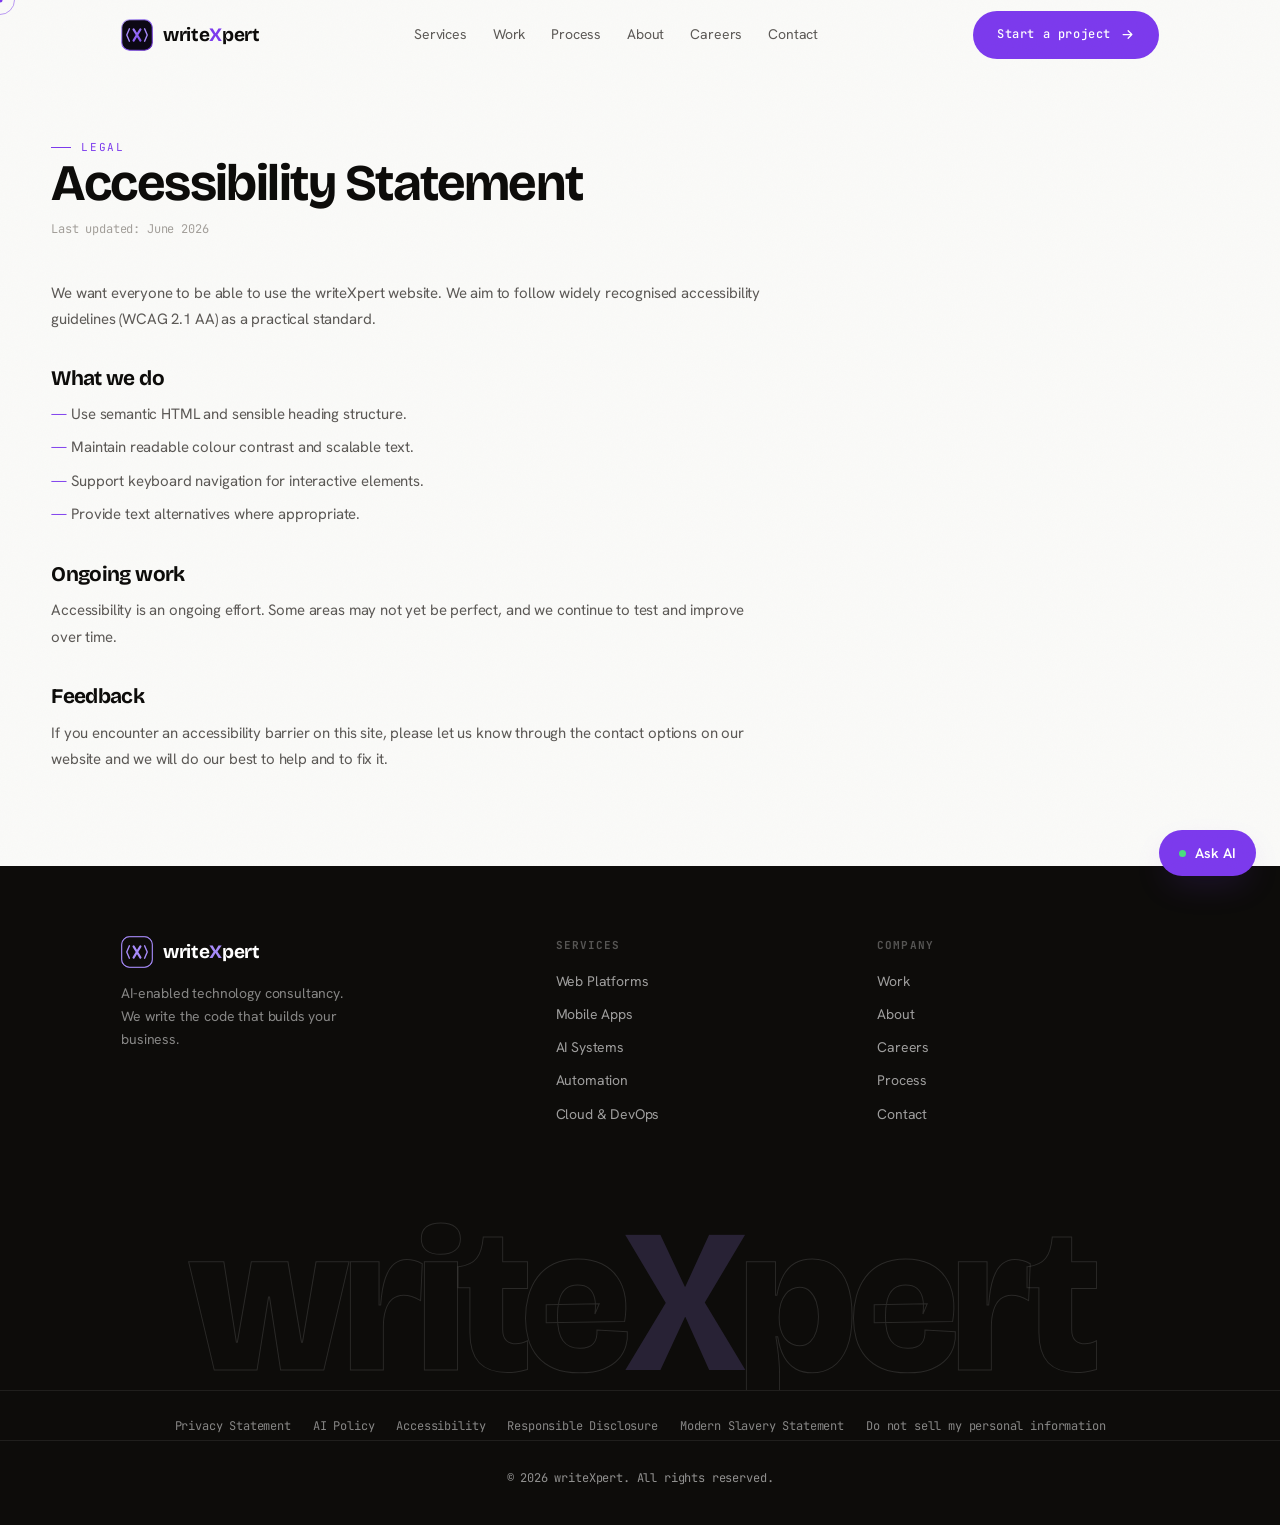
<file: accessibility.html>
<!DOCTYPE html>
<html lang="en">
<head>
<meta charset="UTF-8"/>
<meta name="viewport" content="width=device-width, initial-scale=1"/>
<meta name="theme-color" content="#FAFAF8"/>
<title>Accessibility — writeXpert</title>
<meta name="description" content="writeXpert's commitment to an accessible website for everyone."/>
<link rel="canonical" href="https://writexpert.com/accessibility.html"/>
<meta name="robots" content="index, follow"/>
<link rel="icon" href="/favicon.svg" type="image/svg+xml"/>
<link rel="apple-touch-icon" href="/apple-touch-icon.png"/>
<link rel="preconnect" href="https://fonts.googleapis.com"/>
<link rel="preconnect" href="https://fonts.gstatic.com" crossorigin/>
<style>
/* ============================================================
   writeXpert — Clean Light Design System (v2)
   ============================================================ */

@import url('https://fonts.googleapis.com/css2?family=Bricolage+Grotesque:opsz,wght@12..96,400..800&family=Hanken+Grotesk:wght@400;500;600&family=JetBrains+Mono:wght@400;500&display=swap');

:root {
  /* canvas */
  --bg:        #FAFAF8;
  --bg-2:      #F4F3EF;
  --surface:   #FFFFFF;
  --surface-2: #F0EFE9;
  --line:      rgba(0,0,0,0.08);
  --line-2:    rgba(0,0,0,0.14);

  /* text */
  --text:      #0D0C0A;
  --dim:       #5C5956;
  --faint:     #A39F9A;

  /* brand violet */
  --violet:        #7C3AED;
  --violet-bright: #6D28D9;
  --violet-soft:   #8B5CF6;
  --violet-light:  #EDE9FE;
  --violet-deep:   #4C1D95;
  --glow:          rgba(124,58,237,0.18);

  /* type */
  --display: 'Bricolage Grotesque', sans-serif;
  --body:    'Hanken Grotesk', sans-serif;
  --mono:    'JetBrains Mono', monospace;

  /* layout */
  --maxw: 1140px;
  --pad: clamp(20px, 4vw, 60px);
  --r: 14px;
  --ease: cubic-bezier(0.16, 1, 0.3, 1);
}

* { margin: 0; padding: 0; box-sizing: border-box; }
html { scroll-behavior: smooth; -webkit-text-size-adjust: 100%; }
body {
  background: var(--bg);
  color: var(--text);
  font-family: var(--body);
  font-size: 16px;
  line-height: 1.65;
  letter-spacing: -0.01em;
  overflow-x: hidden;
  -webkit-font-smoothing: antialiased;
}
a { color: inherit; text-decoration: none; }
img { max-width: 100%; display: block; }
ul { list-style: none; }
button { font-family: inherit; cursor: pointer; border: none; background: none; }
::selection { background: var(--violet); color: #fff; }

/* ---------- layout ---------- */
.wrap { max-width: var(--maxw); margin: 0 auto; padding-left: var(--pad); padding-right: var(--pad); }
.section { padding: clamp(64px, 9vw, 120px) 0; position: relative; }

.eyebrow {
  font-family: var(--mono);
  font-size: 11px;
  letter-spacing: 0.16em;
  text-transform: uppercase;
  color: var(--violet);
  display: inline-flex;
  align-items: center;
  gap: 10px;
}
.eyebrow::before { content: ""; width: 20px; height: 1px; background: var(--violet); }

/* ---------- typography ---------- */
h1,h2,h3,h4 { font-family: var(--display); font-weight: 700; line-height: 1.04; letter-spacing: -0.03em; }
.h1 { font-size: clamp(2.4rem, 6.5vw, 4.8rem); }
.h2 { font-size: clamp(1.8rem, 4vw, 3rem); }
.h3 { font-size: clamp(1.15rem, 2vw, 1.5rem); }
.lead { font-size: clamp(1rem, 1.5vw, 1.18rem); color: var(--dim); max-width: 56ch; line-height: 1.7; }
.grad-text {
  background: linear-gradient(110deg, var(--violet-bright) 0%, var(--violet-soft) 60%, var(--violet-deep) 100%);
  -webkit-background-clip: text; background-clip: text; color: transparent;
}

/* ---------- buttons ---------- */
.btn {
  display: inline-flex; align-items: center; gap: 9px;
  padding: 14px 24px; border-radius: 100px;
  font-family: var(--mono); font-size: 12px;
  letter-spacing: 0.05em; font-weight: 500;
  transition: transform .35s var(--ease), box-shadow .35s var(--ease), background .25s;
  will-change: transform;
}
.btn svg { width: 15px; height: 15px; transition: transform .3s var(--ease); }
.btn-primary {
  background: var(--violet); color: #fff;
  box-shadow: 0 0 0 0 var(--glow);
}
.btn-primary:hover { box-shadow: 0 10px 32px -6px var(--glow); background: var(--violet-bright); }
.btn-primary:hover svg { transform: translateX(3px); }
.btn-ghost {
  border: 1.5px solid var(--line-2); color: var(--text);
  background: transparent;
}
.btn-ghost:hover { border-color: var(--violet); color: var(--violet); background: var(--violet-light); }

/* ---------- navbar ---------- */
.nav {
  position: fixed; top: 0; left: 0; right: 0; z-index: 100;
  transition: background .4s, border-color .4s, backdrop-filter .4s;
  border-bottom: 1px solid transparent;
}
.nav.scrolled {
  background: rgba(250,250,248,0.88);
  backdrop-filter: blur(18px) saturate(120%);
  border-bottom: 1px solid var(--line);
}
.nav-inner { display: flex; align-items: center; justify-content: space-between; height: 70px; }
.nav-links { display: flex; align-items: center; gap: 30px; }
.nav-links a { font-size: 14px; color: var(--dim); transition: color .2s; position: relative; }
.nav-links a:hover { color: var(--text); }
.nav-right { display: flex; align-items: center; gap: 16px; }
.nav-toggle { display: none; width: 26px; height: 16px; position: relative; }
.nav-toggle span { position: absolute; left: 0; width: 100%; height: 2px; background: var(--text); transition: .3s var(--ease); border-radius: 2px; }
.nav-toggle span:nth-child(1){ top: 0; }
.nav-toggle span:nth-child(2){ top: 7px; }
.nav-toggle span:nth-child(3){ top: 14px; }
body.menu-open .nav-toggle span:nth-child(1){ top: 7px; transform: rotate(45deg); }
body.menu-open .nav-toggle span:nth-child(2){ opacity: 0; }
body.menu-open .nav-toggle span:nth-child(3){ top: 7px; transform: rotate(-45deg); }

/* logo */
.logo { display: flex; align-items: center; gap: 10px; }
.logo .mark { width: 32px; height: 32px; flex: none; }
.logo .word { font-family: var(--display); font-weight: 700; font-size: 19px; letter-spacing: -0.02em; color: var(--text); }
.logo .word b { color: var(--violet); font-weight: 700; }

/* ---------- hero ---------- */
.hero {
  position: relative; min-height: 92svh; display: flex; align-items: center;
  padding-top: 80px; overflow: hidden;
  background: linear-gradient(160deg, #F5F3FF 0%, var(--bg) 45%, var(--bg-2) 100%);
}
.hero-bg { position: absolute; inset: 0; z-index: 0; }
.hero-grid {
  position: absolute; inset: -2px;
  background-image:
    linear-gradient(rgba(124,58,237,0.06) 1px, transparent 1px),
    linear-gradient(90deg, rgba(124,58,237,0.06) 1px, transparent 1px);
  background-size: 60px 60px;
  mask-image: radial-gradient(ellipse 80% 70% at 20% 30%, #000 20%, transparent 70%);
  -webkit-mask-image: radial-gradient(ellipse 80% 70% at 20% 30%, #000 20%, transparent 70%);
}
.hero-blob {
  position: absolute; width: 700px; height: 700px; border-radius: 50%;
  background: radial-gradient(circle, rgba(124,58,237,0.1), transparent 65%);
  top: -300px; right: -200px; filter: blur(50px);
  animation: bfloat 16s ease-in-out infinite;
}
@keyframes bfloat { 0%,100%{ transform: translateY(0);} 50%{ transform: translateY(30px);} }

.hero-inner { position: relative; z-index: 2; max-width: 860px; }
.hero h1 { margin: 20px 0 22px; }
.hero .lead { font-size: clamp(1.05rem, 1.6vw, 1.22rem); max-width: 52ch; color: var(--dim); }
.hero-cta { display: flex; gap: 12px; margin-top: 34px; flex-wrap: wrap; }
.hero-meta { display: flex; gap: 48px; margin-top: 56px; flex-wrap: wrap; padding-top: 40px; border-top: 1px solid var(--line); }
.hero-meta .num { font-family: var(--display); font-size: 2rem; font-weight: 700; color: var(--text); }
.hero-meta .lbl { font-family: var(--mono); font-size: 10px; letter-spacing: 0.1em; text-transform: uppercase; color: var(--faint); margin-top: 2px; }

/* ---------- marquee ---------- */
.marquee { border-top: 1px solid var(--line); border-bottom: 1px solid var(--line); padding: 22px 0; overflow: hidden; background: var(--surface); }
.marquee-track { display: flex; gap: 56px; white-space: nowrap; width: max-content; animation: scroll 30s linear infinite; }
.marquee:hover .marquee-track { animation-play-state: paused; }
.marquee-track span { font-family: var(--mono); font-size: 12px; color: var(--faint); letter-spacing: 0.08em; display: inline-flex; align-items: center; gap: 10px; }
.marquee-track span::before { content: "◇"; color: var(--violet); font-size: 9px; }
@keyframes scroll { to { transform: translateX(-50%); } }

/* ---------- section head ---------- */
.shead { max-width: 600px; margin-bottom: 56px; }
.shead h2 { margin: 16px 0 16px; }
.shead.center { margin-left: auto; margin-right: auto; text-align: center; }
.shead.center .eyebrow { justify-content: center; }

/* ---------- service cards ---------- */
.cards { display: grid; grid-template-columns: repeat(3, 1fr); gap: 14px; }
.card {
  position: relative; padding: 30px 26px; border-radius: var(--r);
  border: 1.5px solid var(--line); background: var(--surface);
  overflow: hidden; transition: border-color .3s var(--ease), transform .3s var(--ease), box-shadow .3s var(--ease);
  display: flex; flex-direction: column;
}
.card:hover { border-color: var(--violet); transform: translateY(-3px); box-shadow: 0 12px 40px -10px var(--glow); }
.card .ico { width: 42px; height: 42px; border-radius: 10px; display: grid; place-items: center; background: var(--violet-light); color: var(--violet); margin-bottom: 18px; flex: none; }
.card .ico svg { width: 20px; height: 20px; }
.card h3 { font-size: 1.12rem; margin-bottom: 9px; }
.card p { color: var(--dim); font-size: 14px; line-height: 1.6; }
.card .idx { position: absolute; top: 22px; right: 22px; font-family: var(--mono); font-size: 11px; color: var(--faint); }

/* ---------- process ---------- */
.steps { display: grid; grid-template-columns: repeat(5, 1fr); gap: 0; position: relative; }
.step { padding: 0 18px; position: relative; }
.step:not(:last-child)::after {
  content: ""; position: absolute; top: 21px; left: calc(50% + 22px);
  width: calc(100% - 22px); height: 1px;
  background: linear-gradient(90deg, var(--line-2), var(--line));
}
.step .dot {
  width: 42px; height: 42px; border-radius: 50%;
  border: 1.5px solid var(--violet); display: grid; place-items: center;
  font-family: var(--mono); font-size: 12px; color: var(--violet);
  background: var(--surface); position: relative; z-index: 1; margin-bottom: 20px;
}
.step h4 { font-size: 0.95rem; margin-bottom: 7px; }
.step p { font-size: 13px; color: var(--dim); line-height: 1.5; }

/* ---------- work cards ---------- */
.work-grid { display: grid; grid-template-columns: 1fr 1fr; gap: 14px; }
.work-card {
  border-radius: var(--r); border: 1.5px solid var(--line); overflow: hidden;
  background: var(--surface); padding: 34px 30px; min-height: 290px;
  display: flex; flex-direction: column;
  transition: transform .4s var(--ease), border-color .3s, box-shadow .4s;
}
.work-card:hover { transform: translateY(-4px); border-color: var(--violet); box-shadow: 0 12px 40px -10px var(--glow); }
.work-card .sector { font-family: var(--mono); font-size: 11px; letter-spacing: 0.1em; text-transform: uppercase; color: var(--violet); }
.work-card h3 { font-size: 1.4rem; margin: 12px 0 10px; max-width: 22ch; }
.work-card p { color: var(--dim); font-size: 14px; margin-bottom: auto; }
.work-card .metrics { display: flex; gap: 32px; margin-top: 28px; padding-top: 22px; border-top: 1px solid var(--line); flex-wrap: wrap; }
.work-card .metrics .num { font-family: var(--display); font-size: 1.6rem; font-weight: 700; color: var(--text); }
.work-card .metrics .lbl { font-family: var(--mono); font-size: 10px; color: var(--faint); text-transform: uppercase; letter-spacing: 0.08em; }

/* ---------- why us ---------- */
.why-grid { display: grid; grid-template-columns: repeat(3,1fr); gap: 1px; background: var(--line); border: 1.5px solid var(--line); border-radius: var(--r); overflow: hidden; }
.why-item { background: var(--surface); padding: 32px 28px; transition: background .3s; }
.why-item:hover { background: var(--bg-2); }
.why-item .n { font-family: var(--mono); font-size: 11px; color: var(--violet); }
.why-item h4 { font-size: 1.05rem; margin: 13px 0 8px; }
.why-item p { color: var(--dim); font-size: 14px; line-height: 1.55; }

/* ---------- about ---------- */
.about { display: grid; grid-template-columns: 1.1fr 0.9fr; gap: 60px; align-items: start; }
.about .lead { margin: 18px 0; font-size: 1.1rem; color: var(--text); }
.about p.muted { margin-bottom: 16px; font-size: 15px; color: var(--dim); }
.about-panel { border: 1.5px solid var(--line); border-radius: var(--r); padding: 30px; background: var(--bg-2); }
.about-panel .row { display: flex; justify-content: space-between; padding: 14px 0; border-bottom: 1px solid var(--line); gap: 16px; }
.about-panel .row:last-child { border-bottom: none; }
.about-panel .row .k { font-family: var(--mono); font-size: 11px; color: var(--faint); text-transform: uppercase; letter-spacing: 0.08em; white-space: nowrap; }
.about-panel .row .v { font-weight: 600; font-size: 14px; text-align: right; }

/* ---------- testimonials ---------- */
.tgrid { display: grid; grid-template-columns: repeat(3,1fr); gap: 14px; }
.tcard { border: 1.5px solid var(--line); border-radius: var(--r); padding: 28px; background: var(--surface); transition: box-shadow .3s; }
.tcard:hover { box-shadow: 0 8px 30px -8px var(--glow); border-color: var(--violet); }
.tcard .quote { font-size: 15px; color: var(--dim); line-height: 1.7; margin-bottom: 22px; font-style: italic; }
.tcard .who { display: flex; align-items: center; gap: 12px; }
.tcard .ava { width: 38px; height: 38px; border-radius: 50%; background: var(--violet); display: grid; place-items: center; font-family: var(--display); font-weight: 700; font-size: 14px; color:#fff; flex: none; }
.tcard .who .nm { font-weight: 600; font-size: 14px; }
.tcard .who .rl { font-size: 12px; color: var(--faint); }
.stars { color: var(--violet); font-size: 12px; letter-spacing: 2px; margin-bottom: 16px; }

/* ---------- cta band (dark) ---------- */
.cta-band {
  position: relative; border-radius: 20px; overflow: hidden;
  padding: clamp(44px,7vw,80px); text-align: center;
  background: var(--violet-deep); color: #fff;
}
.cta-band h2 { color: #fff; margin-bottom: 16px; }
.cta-band p { color: rgba(255,255,255,0.72); max-width: 48ch; margin: 0 auto 32px; }
.cta-band .hero-cta { justify-content: center; }
.cta-band .btn-primary { background: #fff; color: var(--violet-deep); }
.cta-band .btn-primary:hover { background: var(--violet-light); color: var(--violet-deep); }
.cta-band .btn-ghost { border-color: rgba(255,255,255,0.3); color: #fff; background: rgba(255,255,255,0.06); }
.cta-band .btn-ghost:hover { background: rgba(255,255,255,0.12); border-color: rgba(255,255,255,0.5); }
.cta-band::before {
  content: ""; position: absolute; inset: 0;
  background: radial-gradient(ellipse 80% 60% at 50% 0%, rgba(139,92,246,0.4), transparent 70%);
}
.cta-band > * { position: relative; z-index: 1; }

/* ---------- contact ---------- */
.contact-grid { display: grid; grid-template-columns: 0.9fr 1.1fr; gap: 50px; }
.contact-methods { display: flex; flex-direction: column; gap: 12px; }
.cmethod { display: flex; gap: 14px; align-items: flex-start; padding: 20px; border: 1.5px solid var(--line); border-radius: 12px; background: var(--surface); transition: border-color .3s, transform .3s; }
.cmethod:hover { border-color: var(--violet); transform: translateX(3px); }
.cmethod .ci { width: 38px; height: 38px; border-radius: 9px; background: var(--violet-light); color: var(--violet); display: grid; place-items: center; flex: none; }
.cmethod .ci svg { width: 18px; height: 18px; }
.cmethod h4 { font-family: var(--body); font-weight: 600; font-size: 14px; margin-bottom: 2px; }
.cmethod p { font-size: 12px; color: var(--faint); }
.cmethod .val { color: var(--violet); font-size: 13px; font-family: var(--mono); margin-top: 5px; display: inline-block; }

.form { border: 1.5px solid var(--line); border-radius: var(--r); padding: 30px; background: var(--surface); }
.field { margin-bottom: 16px; }
.field label { display: block; font-family: var(--mono); font-size: 11px; letter-spacing: 0.06em; text-transform: uppercase; color: var(--faint); margin-bottom: 7px; }
.field input, .field textarea, .field select {
  width: 100%; background: var(--bg); border: 1.5px solid var(--line); border-radius: 9px;
  padding: 12px 14px; color: var(--text); font-family: var(--body); font-size: 14px; transition: border-color .2s;
}
.field input:focus, .field textarea:focus, .field select:focus { outline: none; border-color: var(--violet); background: #fff; }
.field textarea { resize: vertical; min-height: 100px; }
.field-row { display: grid; grid-template-columns: 1fr 1fr; gap: 12px; }
.form .btn { width: 100%; justify-content: center; margin-top: 6px; }

/* ---------- footer (dark) ---------- */
.footer { background: #0D0C0A; color: rgba(255,255,255,0.7); padding: 70px 0 36px; }
.footer-top { display: grid; grid-template-columns: 1.4fr 1fr 1fr; gap: 40px; margin-bottom: 50px; }
.footer h5 { font-family: var(--mono); font-size: 11px; letter-spacing: 0.1em; text-transform: uppercase; color: rgba(255,255,255,0.3); margin-bottom: 16px; }
.footer-col a, .footer-col p { display: block; color: rgba(255,255,255,0.55); font-size: 14px; margin-bottom: 10px; transition: color .2s; }
.footer-col a:hover { color: rgba(255,255,255,0.9); }
.footer-brand p { color: rgba(255,255,255,0.5); font-size: 14px; max-width: 30ch; margin: 14px 0; }
.footer .logo .word { color: #fff; }
.footer .logo .word b { color: #A78BFA; }
.footer .mark rect { stroke: #A78BFA; fill: #0D0C0A; }
.footer .mark path { stroke: #A78BFA; }
.footer-bottom { display: flex; justify-content: space-between; padding-top: 28px; border-top: 1px solid rgba(255,255,255,0.08); font-size: 12px; color: rgba(255,255,255,0.3); flex-wrap: wrap; gap: 10px; font-family: var(--mono); }

/* ---------- page hero (inner pages) ---------- */
.page-hero {
  padding: 140px 0 60px; position: relative; overflow: hidden;
  background: linear-gradient(160deg, #F5F3FF 0%, var(--bg) 50%);
}
.page-hero::before {
  content: ""; position: absolute; inset: 0;
  background-image: linear-gradient(rgba(124,58,237,0.06) 1px, transparent 1px), linear-gradient(90deg, rgba(124,58,237,0.06) 1px, transparent 1px);
  background-size: 60px 60px;
  mask-image: radial-gradient(ellipse 80% 80% at 50% 0%, #000 30%, transparent 75%);
  -webkit-mask-image: radial-gradient(ellipse 80% 80% at 50% 0%, #000 30%, transparent 75%);
}
.page-hero > .wrap { position: relative; z-index: 2; }
.page-hero h1 { font-size: clamp(2.2rem, 5.5vw, 3.8rem); margin: 18px 0 18px; max-width: 18ch; }

/* ---------- reveal ---------- */
.reveal { opacity: 0; transform: translateY(22px); transition: opacity .8s var(--ease), transform .8s var(--ease); }
.reveal.in { opacity: 1; transform: none; }
.reveal[data-d="1"]{ transition-delay: .07s;} .reveal[data-d="2"]{ transition-delay: .14s;}
.reveal[data-d="3"]{ transition-delay: .21s;} .reveal[data-d="4"]{ transition-delay: .28s;}
.reveal[data-d="5"]{ transition-delay: .35s;}

/* ---------- custom cursor ---------- */
.cursor-dot, .cursor-ring { position: fixed; top: 0; left: 0; border-radius: 50%; pointer-events: none; z-index: 10000; }
.cursor-dot { width: 5px; height: 5px; background: var(--violet); transform: translate(-50%,-50%); }
.cursor-ring { width: 30px; height: 30px; border: 1.5px solid rgba(124,58,237,0.5); transform: translate(-50%,-50%); transition: width .25s, height .25s; }
.cursor-ring.hover { width: 46px; height: 46px; background: rgba(124,58,237,0.06); }
@media (hover: none) { .cursor-dot, .cursor-ring { display: none; } }

/* ---------- mobile ---------- */
@media (max-width: 900px) {
  .cards, .tgrid, .why-grid { grid-template-columns: 1fr 1fr; }
  .work-grid, .about, .contact-grid { grid-template-columns: 1fr; }
  .field-row { grid-template-columns: 1fr; }
  .steps { grid-template-columns: 1fr 1fr; gap: 28px 12px; }
  .step:not(:last-child)::after { display: none; }
  .footer-top { grid-template-columns: 1fr 1fr; gap: 28px; }
  .nav-links {
    position: fixed; inset: 70px 0 auto 0; flex-direction: column; gap: 0;
    background: rgba(250,250,248,0.97); backdrop-filter: blur(20px);
    padding: 16px var(--pad) 28px; border-bottom: 1px solid var(--line);
    transform: translateY(-120%); transition: transform .4s var(--ease); align-items: flex-start;
  }
  body.menu-open .nav-links { transform: translateY(0); }
  .nav-links a { padding: 14px 0; width: 100%; border-bottom: 1px solid var(--line); font-size: 16px; color: var(--text); }
  .nav-toggle { display: block; }
  .nav-right .btn { display: none; }
  .hero-meta { gap: 24px; }
  .about { gap: 28px; }
}
@media (max-width: 560px) {
  .cards, .tgrid, .why-grid { grid-template-columns: 1fr; }
  .footer-top { grid-template-columns: 1fr; }
  .steps { grid-template-columns: 1fr; }
}
@media (prefers-reduced-motion: reduce) {
  * { animation: none !important; transition: none !important; }
  .reveal { opacity: 1; transform: none; }
}

/* ============================================================
   v4 — creative polish
   ============================================================ */

/* grain texture (subtle warmth on light) */
body::after {
  content: ""; position: fixed; inset: 0; pointer-events: none; z-index: 9998;
  opacity: 0.025; mix-blend-mode: multiply;
  background-image: url("data:image/svg+xml,%3Csvg xmlns='http://www.w3.org/2000/svg' width='140' height='140'%3E%3Cfilter id='n'%3E%3CfeTurbulence type='fractalNoise' baseFrequency='0.8' numOctaves='3'/%3E%3C/filter%3E%3Crect width='100%25' height='100%25' filter='url(%23n)'/%3E%3C/svg%3E");
}

/* scroll progress bar */
.scroll-progress {
  position: fixed; top: 0; left: 0; height: 2px; width: 0%;
  background: linear-gradient(90deg, var(--violet), var(--violet-soft));
  z-index: 200; transition: width .1s linear;
}

/* hero two-column layout */
.hero-layout {
  display: grid; grid-template-columns: 1fr 0.92fr; gap: 40px;
  align-items: center; padding-top: 24px;
}
.hero-left { position: relative; z-index: 2; }
.hero .hero-layout h1 { margin: 18px 0 22px; }
.hero-blob.two {
  width: 480px; height: 480px; top: auto; bottom: -240px; left: -160px; right: auto;
  background: radial-gradient(circle, rgba(139,92,246,0.12), transparent 65%);
  animation-delay: -7s;
}

/* hero visual */
.hero-visual { position: relative; z-index: 2; min-height: 380px; display: flex; align-items: center; justify-content: center; }
.hv-float { position: relative; width: 100%; max-width: 420px; will-change: transform; }

.hv-card {
  background: #fff; border: 1px solid var(--line); border-radius: 16px; overflow: hidden;
  box-shadow: 0 30px 70px -18px rgba(76,29,149,0.22), 0 8px 24px -8px rgba(0,0,0,0.08);
}
.hv-card-top { background: #F4F3EF; padding: 11px 14px; display: flex; align-items: center; gap: 6px; border-bottom: 1px solid var(--line); }
.hv-dot { width: 9px; height: 9px; border-radius: 50%; background: #d4d2cc; }
.hv-dot:nth-child(1){ background:#ff5f57;} .hv-dot:nth-child(2){ background:#febc2e;} .hv-dot:nth-child(3){ background:#28c840;}
.hv-url { margin-left: 8px; font-family: var(--mono); font-size: 10px; color: var(--faint); }
.hv-body { padding: 20px; }
.hv-row { display: flex; justify-content: space-between; align-items: flex-start; margin-bottom: 16px; }
.hv-eyebrow { font-family: var(--mono); font-size: 9px; letter-spacing: 0.1em; text-transform: uppercase; color: var(--faint); }
.hv-big { font-family: var(--display); font-size: 1.35rem; font-weight: 700; margin-top: 2px; }
.hv-badge { display: inline-flex; align-items: center; gap: 6px; font-family: var(--mono); font-size: 11px; color: #16a34a; background: rgba(34,197,94,0.1); padding: 5px 10px; border-radius: 20px; }
.hv-pulse { width: 7px; height: 7px; border-radius: 50%; background: #22c55e; box-shadow: 0 0 0 0 rgba(34,197,94,0.5); animation: pulse 2s infinite; }
@keyframes pulse { 0%{box-shadow:0 0 0 0 rgba(34,197,94,0.5);} 70%{box-shadow:0 0 0 8px rgba(34,197,94,0);} 100%{box-shadow:0 0 0 0 rgba(34,197,94,0);} }
.hv-chart { height: 110px; margin-bottom: 16px; }
.hv-chart svg { width: 100%; height: 100%; }
#hv-line { stroke-dasharray: 600; stroke-dashoffset: 600; }
.hv-float.drawn #hv-line { transition: stroke-dashoffset 2s var(--ease); stroke-dashoffset: 0; }
.hv-kpis { display: grid; grid-template-columns: repeat(3,1fr); gap: 10px; }
.hv-kpi { background: var(--bg); border: 1px solid var(--line); border-radius: 10px; padding: 11px 12px; }
.hv-kpi-v { font-family: var(--display); font-size: 1.05rem; font-weight: 700; }
.hv-kpi-l { font-family: var(--mono); font-size: 9px; color: var(--faint); margin-top: 2px; text-transform: uppercase; letter-spacing: 0.05em; }

/* floating chips */
.hv-chip {
  position: absolute; background: #fff; border: 1px solid var(--line);
  border-radius: 12px; box-shadow: 0 14px 36px -12px rgba(0,0,0,0.18);
  display: flex; align-items: center; gap: 10px; padding: 11px 13px;
}
.hv-chip-deploy { top: -28px; right: -20px; animation: chipfloat 5s ease-in-out infinite; }
.hv-chip-code { bottom: -24px; left: -28px; animation: chipfloat 5s ease-in-out infinite 1.5s; }
.hv-chip-ico { width: 28px; height: 28px; border-radius: 8px; background: rgba(34,197,94,0.12); color: #16a34a; display: grid; place-items: center; font-size: 14px; font-weight: 700; }
.hv-chip-t { font-size: 12px; font-weight: 600; }
.hv-chip-s { font-family: var(--mono); font-size: 10px; color: var(--faint); }
.hv-code-line { font-family: var(--mono); font-size: 12px; color: var(--text); }
.hv-code-line b { color: var(--violet); }
@keyframes chipfloat { 0%,100%{ transform: translateY(0);} 50%{ transform: translateY(-9px);} }

/* hero meta -> 4 cols */
.hero-meta { display: flex; gap: 48px; }

/* richer service cards */
.card { padding-bottom: 54px; }
.card .idx { font-size: 28px; font-family: var(--display); font-weight: 700; color: var(--bg-2); top: 18px; right: 22px; line-height: 1; transition: color .3s; }
.card:hover .idx { color: var(--violet-light); }
.card-arrow {
  position: absolute; bottom: 24px; left: 26px;
  width: 32px; height: 32px; border-radius: 50%; border: 1.5px solid var(--line);
  display: grid; place-items: center; color: var(--violet);
  opacity: 0; transform: translateX(-6px); transition: opacity .3s var(--ease), transform .3s var(--ease), background .3s, border-color .3s;
}
.card-arrow svg { width: 14px; height: 14px; }
.card:hover .card-arrow { opacity: 1; transform: translateX(0); }
.card:hover .card-arrow { background: var(--violet); border-color: var(--violet); color: #fff; }

/* giant footer wordmark */
.footer-mega {
  font-family: var(--display); font-weight: 800;
  font-size: clamp(3.5rem, 16vw, 14rem); line-height: 0.85; letter-spacing: -0.04em;
  color: transparent; -webkit-text-stroke: 1px rgba(255,255,255,0.12);
  text-align: center; padding: 30px 0 0; overflow: hidden; user-select: none;
}
.footer-mega b { color: rgba(167,139,250,0.18); -webkit-text-stroke: 0; }

@media (max-width: 980px) {
  .hero-layout { grid-template-columns: 1fr; gap: 50px; }
  .hero-visual { min-height: 320px; max-width: 420px; }
  .hv-chip-deploy { right: 0; }
  .hv-chip-code { left: 0; }
}
@media (max-width: 600px) {
  .hero-visual { display: none; }
}

/* ============================================================
   v6 — craft showcase (real product designs) + footer fix
   ============================================================ */

/* footer bottom contrast fix */
.footer-bottom { color: rgba(255,255,255,0.55); }
.footer-col a { color: rgba(255,255,255,0.6); }

/* craft section — layered showcase */
.craft-section { overflow: hidden; }
.craft-showcase {
  position: relative; margin-top: 30px;
  min-height: 560px; display: flex; align-items: center; justify-content: center;
}
.craft-deco {
  position: absolute; inset: 0;
  background-image: radial-gradient(circle, var(--line-2) 1px, transparent 1px);
  background-size: 26px 26px;
  mask-image: radial-gradient(ellipse 60% 60% at 50% 50%, #000, transparent 75%);
  -webkit-mask-image: radial-gradient(ellipse 60% 60% at 50% 50%, #000, transparent 75%);
  opacity: 0.5;
}
.craft-cluster { position: relative; width: 100%; max-width: 1000px; height: 540px; }

/* shared device shadow */
.shot { position: absolute; box-shadow: 0 40px 90px -24px rgba(76,29,149,0.28), 0 12px 32px -10px rgba(0,0,0,0.12); transition: transform .5s var(--ease); }

/* --- e-commerce browser (back-left) --- */
.shot-store { width: 580px; left: 0; top: 40px; transform: rotate(-2deg); z-index: 1; border-radius: 14px; overflow: hidden; background: #fff; border: 1px solid var(--line); }
.shot-store:hover { transform: rotate(0) translateY(-6px); z-index: 4; }
.st-chrome { background: #EDEDED; padding: 9px 12px; display: flex; align-items: center; gap: 6px; }
.st-chrome .bc-bar { flex: 1; margin-left: 8px; background: #fff; border-radius: 5px; padding: 4px 10px; font-family: var(--mono); font-size: 10px; color: var(--faint); }
.st-top { display: flex; align-items: center; justify-content: space-between; padding: 14px 18px; border-bottom: 1px solid var(--line); }
.st-brand { font-family: var(--display); font-weight: 800; font-size: 16px; letter-spacing: 0.04em; }
.st-nav { display: flex; gap: 16px; font-size: 11px; color: var(--dim); }
.st-cart { font-size: 13px; position: relative; }
.st-cart::after { content: "3"; position: absolute; top: -6px; right: -8px; background: var(--violet); color: #fff; font-family: var(--mono); font-size: 8px; width: 14px; height: 14px; border-radius: 50%; display: grid; place-items: center; }
.st-banner { margin: 14px 18px; border-radius: 10px; padding: 16px 18px; background: linear-gradient(110deg, var(--violet), var(--violet-deep)); color: #fff; display: flex; align-items: center; justify-content: space-between; }
.st-banner-t { font-family: var(--display); font-weight: 700; font-size: 17px; }
.st-banner-s { font-size: 11px; opacity: 0.85; margin-top: 2px; }
.st-banner-btn { font-family: var(--mono); font-size: 10px; background: #fff; color: var(--violet-deep); padding: 7px 12px; border-radius: 20px; font-weight: 600; }
.st-grid { display: grid; grid-template-columns: repeat(3,1fr); gap: 12px; padding: 4px 18px 20px; }
.st-prod { border: 1px solid var(--line); border-radius: 10px; overflow: hidden; }
.st-img { aspect-ratio: 1/1; position: relative; }
.st-img.a { background: linear-gradient(135deg, #f9a8d4, #c084fc); }
.st-img.b { background: linear-gradient(135deg, #a5b4fc, #818cf8); }
.st-img.c { background: linear-gradient(135deg, #fdba74, #fb923c); }
.st-tag { position: absolute; top: 8px; left: 8px; font-family: var(--mono); font-size: 8px; background: rgba(255,255,255,0.9); padding: 3px 6px; border-radius: 5px; font-weight: 600; }
.st-info { padding: 9px 10px; }
.st-name { font-size: 11px; font-weight: 600; }
.st-price { display: flex; align-items: center; justify-content: space-between; margin-top: 4px; }
.st-price b { font-family: var(--display); font-size: 13px; }
.st-add { width: 22px; height: 22px; border-radius: 7px; background: var(--violet); color: #fff; display: grid; place-items: center; font-size: 13px; }

/* --- food delivery phone (front-center) --- */
.shot-food { width: 264px; right: 40px; top: 0; z-index: 3; }
.shot-food:hover { transform: translateY(-8px); z-index: 4; }
.food-phone { width: 100%; aspect-ratio: 9/19; border-radius: 38px; background: #111; padding: 11px 8px; border: 6px solid #1c1c1e; box-shadow: 0 40px 90px -24px rgba(0,0,0,0.4); }
.food-notch { width: 56px; height: 12px; background: #111; border-radius: 0 0 10px 10px; margin: 0 auto 8px; }
.food-screen { background: #fff; border-radius: 26px; height: calc(100% - 20px); overflow: hidden; display: flex; flex-direction: column; }
.food-head { padding: 13px 14px 10px; }
.food-loc { font-family: var(--mono); font-size: 8px; color: var(--faint); letter-spacing: 0.08em; text-transform: uppercase; }
.food-loc-v { font-size: 13px; font-weight: 700; margin-top: 1px; }
.food-search { margin-top: 10px; background: var(--bg-2); border-radius: 9px; padding: 8px 11px; font-size: 10px; color: var(--faint); display: flex; align-items: center; gap: 6px; }
.food-promo { margin: 4px 14px 12px; border-radius: 12px; background: linear-gradient(120deg, #fb923c, #ef4444); color: #fff; padding: 13px 14px; }
.food-promo-t { font-family: var(--display); font-weight: 700; font-size: 15px; }
.food-promo-s { font-size: 10px; opacity: 0.9; margin-top: 2px; }
.food-sec { font-size: 11px; font-weight: 700; padding: 0 14px 8px; }
.food-list { flex: 1; padding: 0 14px; display: flex; flex-direction: column; gap: 9px; overflow: hidden; }
.food-item { display: flex; gap: 10px; align-items: center; }
.food-thumb { width: 48px; height: 48px; border-radius: 11px; flex: none; display: grid; place-items: center; font-size: 22px; }
.food-thumb.a { background: linear-gradient(135deg, #fde68a, #fbbf24); }
.food-thumb.b { background: linear-gradient(135deg, #fecaca, #f87171); }
.food-thumb.c { background: linear-gradient(135deg, #bbf7d0, #4ade80); }
.food-meta { flex: 1; min-width: 0; }
.food-name { font-size: 11px; font-weight: 700; }
.food-sub { font-family: var(--mono); font-size: 8px; color: var(--faint); margin-top: 2px; }
.food-rating { display: inline-flex; align-items: center; gap: 3px; font-size: 9px; font-weight: 700; color: #16a34a; background: rgba(34,197,94,0.1); padding: 2px 6px; border-radius: 6px; margin-top: 5px; }
.food-price { font-family: var(--display); font-size: 12px; font-weight: 700; }
.food-nav { display: flex; justify-content: space-around; padding: 9px 0 6px; border-top: 1px solid var(--line); margin-top: 6px; }
.food-nav span { font-family: var(--mono); font-size: 8px; color: var(--faint); }
.food-nav span.on { color: #ef4444; font-weight: 700; }

/* --- floating accent chips --- */
.craft-chip {
  position: absolute; background: #fff; border: 1px solid var(--line);
  border-radius: 14px; box-shadow: 0 18px 44px -14px rgba(0,0,0,0.2);
  padding: 12px 15px; z-index: 5; display: flex; align-items: center; gap: 11px;
}
.craft-chip-order { top: -26px; right: 70px; animation: chipfloat 5s ease-in-out infinite; }
.craft-chip-rating { bottom: 40px; left: 20px; animation: chipfloat 5.5s ease-in-out infinite 1.2s; }
.cc-ico { width: 34px; height: 34px; border-radius: 10px; display: grid; place-items: center; font-size: 16px; flex: none; }
.cc-ico.green { background: rgba(34,197,94,0.12); }
.cc-ico.violet { background: var(--violet-light); }
.cc-t { font-size: 12px; font-weight: 700; }
.cc-s { font-family: var(--mono); font-size: 10px; color: var(--faint); margin-top: 1px; }

/* craft responsive: stack cleanly */
@media (max-width: 860px) {
  .craft-showcase { min-height: 0; }
  .craft-cluster { height: auto; display: flex; flex-direction: column; align-items: center; gap: 28px; max-width: 420px; }
  .shot { position: relative; transform: none !important; left: auto; right: auto; top: auto; }
  .shot-store { width: 100%; }
  .shot-food { width: 240px; }
  .craft-chip { display: none; }
  .craft-deco { display: none; }
}

/* v8 — footer center, remove phone, legal page */
.footer-bottom { justify-content: center; text-align: center; }
.legal { padding: 130px 0 80px; max-width: 820px; }
.legal h1 { font-size: clamp(2rem, 5vw, 3.2rem); margin-bottom: 10px; }
.legal .updated { font-family: var(--mono); font-size: 12px; color: var(--faint); margin-bottom: 40px; }
.legal h2 { font-size: 1.3rem; margin: 36px 0 12px; }
.legal p { color: var(--dim); margin-bottom: 14px; font-size: 15px; line-height: 1.75; }
.legal ul.bullets { margin: 0 0 14px 0; padding: 0; }
.legal ul.bullets li { color: var(--dim); font-size: 15px; line-height: 1.7; padding-left: 20px; position: relative; margin-bottom: 8px; }
.legal ul.bullets li::before { content: "—"; position: absolute; left: 0; color: var(--violet); }

/* ============================================================
   v9 — bento work showcase, careers page, modern elements
   ============================================================ */

/* nav: allow 6 items */
.nav-links { gap: 26px; }

/* ---------- WORK BENTO ---------- */
.bento { display: grid; grid-template-columns: repeat(3, 1fr); gap: 16px; }
.bento-card {
  position: relative; border: 1px solid var(--line); border-radius: 22px;
  background: linear-gradient(180deg, #fff, var(--bg-2));
  overflow: hidden; padding: 32px 30px; min-height: 400px;
  display: flex; flex-direction: column;
  transition: transform .4s var(--ease), box-shadow .4s var(--ease), border-color .3s;
}
.bento-card:hover { transform: translateY(-5px); border-color: var(--violet); box-shadow: 0 26px 60px -20px var(--glow); }
.bento-card.wide { grid-column: span 2; }
.bento-tag { font-family: var(--mono); font-size: 11px; letter-spacing: 0.1em; text-transform: uppercase; color: var(--violet); margin-bottom: 12px; }
.bento-card h3 { font-size: 1.4rem; line-height: 1.1; margin-bottom: 8px; max-width: 18ch; }
.bento-card .bento-sub { font-size: 14px; color: var(--dim); }
.bento-visual { margin-top: auto; padding-top: 24px; position: relative; }
.bento-particles {
  position: absolute; inset: 0; pointer-events: none;
  background-image: radial-gradient(circle, rgba(124,58,237,0.4) 1px, transparent 1px);
  background-size: 14px 14px;
  -webkit-mask-image: radial-gradient(ellipse 70% 80% at 80% 20%, #000, transparent 70%);
  mask-image: radial-gradient(ellipse 70% 80% at 80% 20%, #000, transparent 70%);
  opacity: 0.5;
}

/* agentic commerce mini */
.ac-chat { display: flex; flex-direction: column; gap: 8px; }
.ac-bubble { font-size: 12px; padding: 9px 12px; border-radius: 12px; max-width: 85%; line-height: 1.45; }
.ac-bubble.user { align-self: flex-end; background: var(--violet); color: #fff; border-bottom-right-radius: 3px; }
.ac-bubble.bot { align-self: flex-start; background: #fff; border: 1px solid var(--line); border-bottom-left-radius: 3px; }
.ac-products { display: grid; grid-template-columns: 1fr 1fr; gap: 8px; margin-top: 4px; }
.ac-prod { background: #fff; border: 1px solid var(--line); border-radius: 10px; padding: 10px; }
.ac-prod-img { aspect-ratio: 1.3/1; border-radius: 7px; margin-bottom: 7px; }
.ac-prod-img.a { background: linear-gradient(135deg, #93c5fd, #3b82f6); }
.ac-prod-img.b { background: linear-gradient(135deg, #1e293b, #334155); }
.ac-prod-n { font-size: 11px; font-weight: 600; }
.ac-prod-p { font-family: var(--display); font-size: 12px; font-weight: 700; }
.ac-buy { margin-top: 8px; background: var(--violet-light); color: var(--violet); text-align: center; padding: 9px; border-radius: 9px; font-size: 12px; font-weight: 600; }

/* payment card visual */
.pay-card {
  aspect-ratio: 1.6/1; border-radius: 16px; padding: 18px; position: relative; overflow: hidden;
  background: linear-gradient(125deg, #c084fc, #818cf8 45%, #fb923c);
  box-shadow: 0 20px 40px -14px rgba(124,58,237,0.4);
  display: flex; flex-direction: column; justify-content: space-between;
  transform: rotate(-4deg); transition: transform .4s var(--ease);
}
.bento-card:hover .pay-card { transform: rotate(0); }
.pay-card::after { content: ""; position: absolute; inset: 0; background: linear-gradient(110deg, transparent 30%, rgba(255,255,255,0.35) 50%, transparent 70%); }
.pay-chip { width: 36px; height: 26px; border-radius: 6px; background: linear-gradient(135deg, #fde68a, #f59e0b); position: relative; z-index: 1; }
.pay-wave { position: absolute; top: 20px; left: 60px; color: rgba(255,255,255,0.9); font-size: 16px; z-index: 1; }
.pay-bottom { display: flex; justify-content: space-between; align-items: flex-end; position: relative; z-index: 1; }
.pay-num { font-family: var(--mono); font-size: 12px; color: rgba(255,255,255,0.95); letter-spacing: 0.1em; }
.pay-visa { font-family: var(--display); font-weight: 800; font-size: 17px; font-style: italic; color: #fff; }

/* data / globe arc viz */
.arc-viz { height: 150px; position: relative; }
.arc-viz svg { width: 100%; height: 100%; overflow: visible; }

/* analytics mini */
.an-chart { display: flex; align-items: flex-end; gap: 6px; height: 90px; }
.an-bar { flex: 1; border-radius: 4px 4px 0 0; background: var(--violet-light); }
.an-bar.hi { background: var(--violet); }
.an-row { display: flex; justify-content: space-between; margin-bottom: 12px; }
.an-kpi { font-family: var(--display); font-size: 1.4rem; font-weight: 700; }
.an-kpi-l { font-family: var(--mono); font-size: 10px; color: var(--faint); text-transform: uppercase; }

/* mobile mini */
.mob-mini { width: 130px; margin: 0 auto; border-radius: 22px; background: #111; padding: 7px 5px; border: 4px solid #1c1c1e; }
.mob-screen { background: var(--bg); border-radius: 16px; padding: 9px; }
.mob-bar { height: 7px; border-radius: 4px; background: var(--violet); margin-bottom: 6px; }
.mob-bar.s { width: 60%; background: var(--line-2); }
.mob-thumb { aspect-ratio: 16/9; border-radius: 8px; background: linear-gradient(135deg, #f9a8d4, #c084fc); margin-bottom: 8px; }
.mob-line { height: 6px; border-radius: 3px; background: var(--line-2); margin-bottom: 5px; }
.mob-line.s { width: 70%; }

/* automation flow mini */
.flow { display: flex; align-items: center; gap: 8px; flex-wrap: wrap; }
.flow-node { background: #fff; border: 1px solid var(--line); border-radius: 9px; padding: 9px 12px; font-size: 11px; font-weight: 600; display: flex; align-items: center; gap: 6px; }
.flow-node .d { width: 7px; height: 7px; border-radius: 50%; background: var(--violet); }
.flow-arrow { color: var(--violet); font-size: 14px; }

@media (max-width: 880px) {
  .bento { grid-template-columns: 1fr 1fr; }
  .bento-card.wide { grid-column: span 2; }
}
@media (max-width: 560px) {
  .bento { grid-template-columns: 1fr; }
  .bento-card.wide { grid-column: span 1; }
  .bento-card { min-height: 340px; }
}

/* ---------- CAREERS ---------- */
.careers-hero { padding: 130px 0 70px; position: relative; overflow: hidden; background: linear-gradient(160deg, #F5F3FF, var(--bg) 55%); }
.careers-hero::before { content: ""; position: absolute; inset: 0; background-image: linear-gradient(rgba(124,58,237,0.05) 1px, transparent 1px), linear-gradient(90deg, rgba(124,58,237,0.05) 1px, transparent 1px); background-size: 60px 60px; -webkit-mask-image: radial-gradient(ellipse 70% 70% at 30% 30%, #000, transparent 70%); mask-image: radial-gradient(ellipse 70% 70% at 30% 30%, #000, transparent 70%); }
.careers-layout { display: grid; grid-template-columns: 1fr 0.95fr; gap: 50px; align-items: center; position: relative; z-index: 2; }
.careers-hero h1 { font-size: clamp(2.6rem, 6.5vw, 5rem); line-height: 0.98; margin: 18px 0 22px; }
.careers-hero .lead { font-size: 1.15rem; }
.careers-hero .hero-cta { margin-top: 32px; }

/* team mosaic */
.mosaic { display: grid; grid-template-columns: repeat(3, 1fr); gap: 12px; }
.mtile { border-radius: 16px; aspect-ratio: 3/4; position: relative; overflow: hidden; display: flex; align-items: flex-end; padding: 14px; color: #fff; }
.mtile span { position: relative; z-index: 1; font-family: var(--mono); font-size: 11px; letter-spacing: 0.06em; text-transform: uppercase; font-weight: 500; }
.mtile::after { content: ""; position: absolute; inset: 0; background: linear-gradient(180deg, transparent 40%, rgba(0,0,0,0.4)); }
.mtile.t1 { background: linear-gradient(135deg, #8b5cf6, #6d28d9); }
.mtile.t2 { background: linear-gradient(135deg, #f9a8d4, #c084fc); margin-top: 28px; }
.mtile.t3 { background: linear-gradient(135deg, #fdba74, #fb923c); }
.mtile.t4 { background: linear-gradient(135deg, #a5b4fc, #6366f1); margin-top: -16px; }
.mtile.t5 { background: linear-gradient(135deg, #6ee7b7, #10b981); }
.mtile.t6 { background: linear-gradient(135deg, #c4b5fd, #8b5cf6); margin-top: 28px; }

/* values grid */
.values { display: grid; grid-template-columns: repeat(3, 1fr); gap: 16px; }
.value-card { border: 1px solid var(--line); border-radius: 16px; padding: 28px; background: #fff; }
.value-card .vico { width: 44px; height: 44px; border-radius: 11px; background: var(--violet-light); color: var(--violet); display: grid; place-items: center; margin-bottom: 16px; font-size: 20px; }
.value-card h4 { font-size: 1.1rem; margin-bottom: 8px; }
.value-card p { font-size: 14px; color: var(--dim); line-height: 1.55; }

/* roles list */
.roles { border-top: 1px solid var(--line); }
.role {
  display: flex; align-items: center; justify-content: space-between; gap: 20px;
  padding: 26px 4px; border-bottom: 1px solid var(--line);
  transition: padding-left .3s var(--ease), background .3s;
}
.role:hover { padding-left: 16px; background: linear-gradient(90deg, var(--violet-light), transparent); }
.role-info h4 { font-size: 1.25rem; margin-bottom: 5px; }
.role-meta { display: flex; gap: 14px; flex-wrap: wrap; }
.role-meta span { font-family: var(--mono); font-size: 11px; color: var(--faint); display: inline-flex; align-items: center; gap: 5px; }
.role-meta span::before { content: "●"; color: var(--violet); font-size: 7px; }
.role-apply { flex: none; display: inline-flex; align-items: center; gap: 8px; font-family: var(--mono); font-size: 12px; font-weight: 500; color: var(--violet); border: 1.5px solid var(--line-2); padding: 10px 18px; border-radius: 100px; transition: all .3s; }
.role:hover .role-apply { background: var(--violet); color: #fff; border-color: var(--violet); }

@media (max-width: 880px) {
  .careers-layout { grid-template-columns: 1fr; gap: 40px; }
  .values { grid-template-columns: 1fr; }
  .role { flex-direction: column; align-items: flex-start; }
}

/* v10 — original bento visuals (cloud arch, scheduling) */
.arch { display: flex; flex-direction: column; align-items: center; gap: 9px; }
.arch-node { background: #fff; border: 1px solid var(--line); border-radius: 9px; padding: 8px 14px; font-size: 11px; font-weight: 600; display: inline-flex; align-items: center; gap: 7px; }
.arch-node .ad { width: 7px; height: 7px; border-radius: 50%; background: var(--violet); }
.arch-node.live .ad { background: #22c55e; box-shadow: 0 0 0 0 rgba(34,197,94,0.5); animation: pulse 2s infinite; }
.arch-row { display: flex; gap: 8px; }
.arch-conn { width: 1.5px; height: 12px; background: linear-gradient(var(--violet), var(--line)); }
.arch-scale { font-family: var(--mono); font-size: 9px; color: var(--faint); margin-top: 2px; }

.cal { background: #fff; border: 1px solid var(--line); border-radius: 12px; padding: 14px; }
.cal-head { display: grid; grid-template-columns: repeat(5,1fr); gap: 6px; margin-bottom: 8px; }
.cal-head span { font-family: var(--mono); font-size: 9px; color: var(--faint); text-align: center; text-transform: uppercase; }
.cal-grid { display: grid; grid-template-columns: repeat(5,1fr); gap: 6px; }
.cal-slot { height: 16px; border-radius: 4px; background: var(--bg-2); }
.cal-slot.soft { background: var(--violet-light); }
.cal-slot.booked { background: var(--violet); position: relative; }
.cal-tag { display: inline-flex; align-items: center; gap: 6px; margin-top: 12px; font-family: var(--mono); font-size: 10px; color: var(--violet); }
.cal-tag .cd { width: 6px; height: 6px; border-radius: 50%; background: var(--violet); }

/* ============================================================
   v11 — ray-burst, partner ecosystem, AI chat, legal footer
   ============================================================ */

/* ---------- interactive ray-burst ---------- */
.ray-section { position: relative; padding: 0; border-top: 1px solid var(--line); border-bottom: 1px solid var(--line); overflow: hidden; transition: background 1.2s ease; }
.ray-wrap { position: relative; min-height: 560px; }
.ray-canvas { position: absolute; inset: 0; width: 100%; height: 100%; }
.ray-head { position: absolute; top: 48px; left: 0; right: 0; text-align: center; z-index: 3; pointer-events: none; padding: 0 20px; }
.ray-head .eyebrow { color: var(--violet); }
.ray-head h2 { font-size: clamp(1.8rem, 4vw, 2.8rem); margin-top: 10px; transition: color 1.2s ease; }
.ray-head p { color: var(--dim); margin-top: 8px; font-size: 1rem; transition: color 1.2s ease; }
.ray-modes { position: absolute; top: 50%; right: 32px; transform: translateY(-50%); z-index: 4; background: rgba(255,255,255,0.7); backdrop-filter: blur(12px); border: 1px solid var(--line); border-radius: 16px; padding: 8px; display: flex; flex-direction: column; gap: 2px; box-shadow: 0 16px 40px -16px rgba(0,0,0,0.16); }
.ray-mode { display: flex; align-items: center; gap: 10px; padding: 10px 16px 10px 12px; border-radius: 10px; font-size: 14px; color: var(--dim); cursor: pointer; transition: background .2s, color .2s; white-space: nowrap; font-family: var(--body); border: none; background: none; text-align: left; }
.ray-mode:hover { background: rgba(124,58,237,0.06); color: var(--text); }
.ray-mode.active { background: var(--violet-light); color: var(--violet-deep); font-weight: 600; }
.ray-mode svg { width: 17px; height: 17px; flex: none; }
.ray-section.dark .ray-head h2 { color: #fff; }
.ray-section.dark .ray-head p { color: rgba(255,255,255,0.7); }
.ray-section.dark .ray-modes { background: rgba(20,18,30,0.6); border-color: rgba(255,255,255,0.12); }
.ray-section.dark .ray-mode { color: rgba(255,255,255,0.65); }
.ray-section.dark .ray-mode:hover { color: #fff; background: rgba(255,255,255,0.08); }
.ray-section.dark .ray-mode.active { background: rgba(167,139,250,0.2); color: #fff; }
@media (max-width: 760px) {
  .ray-modes { position: static; transform: none; flex-direction: row; flex-wrap: wrap; justify-content: center; margin: 0 20px; max-width: 360px; margin-left: auto; margin-right: auto; }
  .ray-wrap { min-height: 640px; display: flex; flex-direction: column; }
  .ray-head { position: static; padding-top: 50px; }
  .ray-canvas { position: absolute; }
  .ray-mode { padding: 8px 12px; font-size: 12px; }
}

/* ---------- partner / tech ecosystem ---------- */
.eco-section { position: relative; overflow: hidden; }
.eco-wrap { position: relative; min-height: 520px; display: flex; align-items: center; justify-content: center; }
.eco-center { text-align: center; max-width: 460px; position: relative; z-index: 3; }
.eco-center h2 { font-size: clamp(2rem, 5vw, 3.2rem); line-height: 1.02; }
.eco-center p { color: var(--dim); margin: 14px 0 26px; }
.eco-logo {
  position: absolute; background: #fff; border: 1px solid var(--line); border-radius: 16px;
  box-shadow: 0 18px 44px -18px rgba(0,0,0,0.14); padding: 16px 22px;
  display: flex; align-items: center; gap: 10px; font-family: var(--display); font-weight: 700; font-size: 15px;
  z-index: 2; transition: transform .4s var(--ease), box-shadow .4s;
}
.eco-logo:hover { transform: translateY(-5px) scale(1.04); box-shadow: 0 24px 50px -18px rgba(124,58,237,0.3); z-index: 5; }
.eco-logo .ed { width: 22px; height: 22px; border-radius: 6px; display: grid; place-items: center; font-size: 13px; color: #fff; flex: none; }
.eco-logo.f1 { top: 8%; left: 16%; animation: chipfloat 6s ease-in-out infinite; }
.eco-logo.f2 { top: 4%; right: 20%; animation: chipfloat 6.5s ease-in-out infinite .8s; }
.eco-logo.f3 { top: 30%; left: 4%; animation: chipfloat 5.5s ease-in-out infinite 1.4s; }
.eco-logo.f4 { top: 28%; right: 5%; animation: chipfloat 6.2s ease-in-out infinite .4s; }
.eco-logo.f5 { bottom: 16%; left: 13%; animation: chipfloat 5.8s ease-in-out infinite 1s; }
.eco-logo.f6 { bottom: 8%; right: 16%; animation: chipfloat 6.4s ease-in-out infinite 1.8s; }
.eco-logo.f7 { bottom: 30%; left: 30%; animation: chipfloat 7s ease-in-out infinite .6s; }
.eco-logo.f8 { bottom: 28%; right: 31%; animation: chipfloat 6.8s ease-in-out infinite 1.2s; }
@media (max-width: 860px) {
  .eco-wrap { min-height: 0; flex-direction: column; }
  .eco-logo { position: static; animation: none !important; }
  .eco-cloud { display: grid; grid-template-columns: repeat(2,1fr); gap: 10px; margin-top: 30px; width: 100%; }
  .eco-logo:hover { transform: none; }
}
.eco-cloud { display: contents; }

/* ---------- AI chat widget ---------- */
.ai-fab {
  position: fixed; bottom: 24px; right: 24px; z-index: 120;
  display: inline-flex; align-items: center; gap: 9px;
  background: var(--violet); color: #fff; border: none; cursor: pointer;
  padding: 14px 20px; border-radius: 100px; font-family: var(--body); font-weight: 600; font-size: 14px;
  box-shadow: 0 14px 34px -8px var(--glow); transition: transform .3s var(--ease), box-shadow .3s;
}
.ai-fab:hover { transform: translateY(-2px) scale(1.03); }
.ai-fab svg { width: 18px; height: 18px; }
.ai-fab .ai-dot { width: 7px; height: 7px; border-radius: 50%; background: #4ade80; box-shadow: 0 0 0 0 rgba(74,222,128,0.6); animation: pulse 2s infinite; }
.ai-panel {
  position: fixed; bottom: 92px; right: 24px; z-index: 121; width: 380px; max-width: calc(100vw - 32px);
  height: 540px; max-height: calc(100vh - 130px); background: #fff; border: 1px solid var(--line);
  border-radius: 20px; box-shadow: 0 30px 70px -18px rgba(0,0,0,0.3); display: none; flex-direction: column; overflow: hidden;
}
.ai-panel.open { display: flex; animation: aiUp .35s var(--ease); }
@keyframes aiUp { from { opacity: 0; transform: translateY(16px); } to { opacity: 1; transform: translateY(0); } }
.ai-top { padding: 16px 18px; border-bottom: 1px solid var(--line); display: flex; align-items: center; gap: 11px; background: linear-gradient(120deg, var(--violet-light), #fff); }
.ai-avatar { width: 34px; height: 34px; border-radius: 10px; background: var(--violet); color: #fff; display: grid; place-items: center; font-weight: 700; font-family: var(--display); }
.ai-top h4 { font-size: 14px; font-weight: 700; }
.ai-top p { font-family: var(--mono); font-size: 10px; color: var(--faint); }
.ai-close { margin-left: auto; background: none; border: none; cursor: pointer; color: var(--faint); font-size: 22px; line-height: 1; padding: 4px; }
.ai-msgs { flex: 1; overflow-y: auto; padding: 16px; display: flex; flex-direction: column; gap: 10px; }
.ai-msg { font-size: 13px; line-height: 1.5; padding: 10px 13px; border-radius: 13px; max-width: 88%; }
.ai-msg.bot { align-self: flex-start; background: var(--bg-2); border: 1px solid var(--line); border-bottom-left-radius: 3px; }
.ai-msg.user { align-self: flex-end; background: var(--violet); color: #fff; border-bottom-right-radius: 3px; }
.ai-typing { align-self: flex-start; display: flex; gap: 4px; padding: 12px 14px; background: var(--bg-2); border: 1px solid var(--line); border-radius: 13px; }
.ai-typing span { width: 6px; height: 6px; border-radius: 50%; background: var(--faint); animation: blink 1.2s infinite; }
.ai-typing span:nth-child(2){animation-delay:.2s;} .ai-typing span:nth-child(3){animation-delay:.4s;}
@keyframes blink { 0%,60%,100%{opacity:.3;} 30%{opacity:1;} }
.ai-suggest { padding: 0 16px 10px; display: flex; gap: 7px; flex-wrap: wrap; }
.ai-chip { font-size: 11px; border: 1px solid var(--line); border-radius: 100px; padding: 6px 12px; cursor: pointer; color: var(--violet); background: #fff; transition: background .2s; }
.ai-chip:hover { background: var(--violet-light); }
.ai-input { padding: 12px 14px; border-top: 1px solid var(--line); display: flex; gap: 8px; }
.ai-input input { flex: 1; border: 1px solid var(--line); border-radius: 100px; padding: 11px 16px; font-family: var(--body); font-size: 13px; outline: none; }
.ai-input input:focus { border-color: var(--violet); }
.ai-send { width: 40px; height: 40px; flex: none; border-radius: 50%; background: var(--violet); color: #fff; border: none; cursor: pointer; display: grid; place-items: center; }
.ai-send svg { width: 16px; height: 16px; }
.ai-send:disabled { opacity: .5; cursor: default; }

/* ---------- footer legal row ---------- */
.footer-legal { display: flex; flex-wrap: wrap; gap: 8px 22px; justify-content: center; padding: 26px 0 4px; border-top: 1px solid rgba(255,255,255,0.08); }
.footer-legal a { font-size: 12px; color: rgba(255,255,255,0.5); font-family: var(--mono); transition: color .2s; }
.footer-legal a:hover { color: rgba(255,255,255,0.9); }

/* ============================================================
   v12 — overlap fixes, mosaic icons, AI=Xara
   ============================================================ */
.ray-wrap { min-height: 680px; }
.ray-head { top: 44px; }

/* ecosystem: hug edges, never overlap center */
.eco-center { max-width: 440px; }
.eco-logo.f1 { top: 6%;  left: 5%;  right: auto; bottom: auto; }
.eco-logo.f2 { top: 4%;  right: 5%; left: auto;  bottom: auto; }
.eco-logo.f3 { top: 30%; left: 0;   right: auto; bottom: auto; }
.eco-logo.f4 { top: 28%; right: 0;  left: auto;  bottom: auto; }
.eco-logo.f5 { top: 54%; left: 5%;  right: auto; bottom: auto; }
.eco-logo.f6 { top: 52%; right: 5%; left: auto;  bottom: auto; }
.eco-logo.f7 { top: 78%; left: 2%;  right: auto; bottom: auto; }
.eco-logo.f8 { top: 76%; right: 2%; left: auto;  bottom: auto; }

/* careers mosaic: icon top, label bottom */
.mtile { flex-direction: column; align-items: flex-start; justify-content: space-between; }
.mtile-ico { width: 30px; height: 30px; position: relative; z-index: 1; opacity: 0.95; }
.mtile-ico svg { width: 100%; height: 100%; }

/* v13 — ray toggle + collapsible menu */
.ray-toggle {
  position: absolute; top: 40px; right: 32px; z-index: 5;
  width: 44px; height: 44px; border-radius: 12px; cursor: pointer;
  background: rgba(255,255,255,0.75); backdrop-filter: blur(12px);
  border: 1px solid var(--line); color: var(--violet-deep);
  display: grid; place-items: center; box-shadow: 0 10px 26px -12px rgba(0,0,0,0.18);
  transition: transform .3s var(--ease), background .3s;
}
.ray-toggle svg { width: 20px; height: 20px; }
.ray-toggle:hover { transform: rotate(35deg) scale(1.05); }
.ray-section.dark .ray-toggle { background: rgba(20,18,30,0.6); border-color: rgba(255,255,255,0.14); color: #fff; }
.ray-modes { top: 94px; bottom: auto; transform: none; display: none; }
.ray-modes.open { display: flex; animation: aiUp .25s var(--ease); }
.ray-section.dark .ray-modes { background: rgba(20,18,30,0.7); }
@media (max-width: 760px) {
  .ray-toggle { top: auto; bottom: 20px; right: 50%; transform: translateX(50%); }
  .ray-modes { position: static; transform: none; margin: 60px auto 0; }
  .ray-modes.open { display: flex; }
}

</style>
</head>
<body>
  <div class="scroll-progress" id="scroll-progress"></div>
<!-- ===== NAV ===== -->
  <nav class="nav">
    <div class="wrap nav-inner">
      <a href="/" class="logo" aria-label="writeXpert home">
        <svg class="mark" viewBox="0 0 40 40" fill="none" xmlns="http://www.w3.org/2000/svg" aria-hidden="true">
          <defs><linearGradient id="lg" x1="0" y1="0" x2="40" y2="40" gradientUnits="userSpaceOnUse"><stop stop-color="#C4B5FD"/><stop offset="0.55" stop-color="#8B5CF6"/><stop offset="1" stop-color="#5B21B6"/></linearGradient></defs>
          <rect x="0.9" y="0.9" width="38.2" height="38.2" rx="9.8" fill="#0C0814"/>
          <rect x="0.9" y="0.9" width="38.2" height="38.2" rx="9.8" stroke="url(#lg)" stroke-width="1.3" fill="none"/>
          <path d="M10.5 12.3 L7.2 20 L10.5 27.7" stroke="#A78BFA" stroke-width="1.75" stroke-linecap="round" stroke-linejoin="round"/>
          <path d="M29.5 12.3 L32.8 20 L29.5 27.7" stroke="#A78BFA" stroke-width="1.75" stroke-linecap="round" stroke-linejoin="round"/>
          <path d="M15.7 13 L24.3 27 M24.3 13 L15.7 27" stroke="url(#lg)" stroke-width="2.7" stroke-linecap="round"/>
        </svg>
        <span class="word">write<b>X</b>pert</span>
      </a>
      <div class="nav-links">
        <a href="/services.html">Services</a>
        <a href="/work.html">Work</a>
        <a href="/#process">Process</a>
        <a href="/about.html">About</a>
        <a href="/careers.html">Careers</a>
        <a href="/contact.html">Contact</a>
      </div>
      <div class="nav-right">
        <a href="/contact.html" class="btn btn-primary">Start a project
          <svg viewBox="0 0 24 24" fill="none" stroke="currentColor" stroke-width="2"><path d="M5 12h14M13 6l6 6-6 6" stroke-linecap="round" stroke-linejoin="round"/></svg>
        </a>
        <button class="nav-toggle" aria-label="Menu"><span></span><span></span><span></span></button>
      </div>
    </div>
  </nav>

  
  <section class="section legal">
    <div class="wrap">
      <span class="eyebrow">Legal</span>
      <h1>Accessibility Statement</h1>
      <div class="updated">Last updated: June 2026</div>
      <p>We want everyone to be able to use the writeXpert website. We aim to follow widely recognised accessibility guidelines (WCAG 2.1 AA) as a practical standard.</p>
      <h2>What we do</h2>
      <ul class="bullets">
        <li>Use semantic HTML and sensible heading structure.</li>
        <li>Maintain readable colour contrast and scalable text.</li>
        <li>Support keyboard navigation for interactive elements.</li>
        <li>Provide text alternatives where appropriate.</li>
      </ul>
      <h2>Ongoing work</h2>
      <p>Accessibility is an ongoing effort. Some areas may not yet be perfect, and we continue to test and improve over time.</p>
      <h2>Feedback</h2>
      <p>If you encounter an accessibility barrier on this site, please let us know through the contact options on our website and we will do our best to help and to fix it.</p>
    </div>
  </section>

<!-- ===== FOOTER ===== -->
  <footer class="footer">
    <div class="wrap">
      <div class="footer-top">
        <div class="footer-brand">
          <a href="/" class="logo">
            <svg class="mark" viewBox="0 0 40 40" fill="none" xmlns="http://www.w3.org/2000/svg" aria-hidden="true">
          <defs><linearGradient id="lg" x1="0" y1="0" x2="40" y2="40" gradientUnits="userSpaceOnUse"><stop stop-color="#C4B5FD"/><stop offset="0.55" stop-color="#8B5CF6"/><stop offset="1" stop-color="#5B21B6"/></linearGradient></defs>
          <rect x="0.9" y="0.9" width="38.2" height="38.2" rx="9.8" fill="#0C0814"/>
          <rect x="0.9" y="0.9" width="38.2" height="38.2" rx="9.8" stroke="url(#lg)" stroke-width="1.3" fill="none"/>
          <path d="M10.5 12.3 L7.2 20 L10.5 27.7" stroke="#A78BFA" stroke-width="1.75" stroke-linecap="round" stroke-linejoin="round"/>
          <path d="M29.5 12.3 L32.8 20 L29.5 27.7" stroke="#A78BFA" stroke-width="1.75" stroke-linecap="round" stroke-linejoin="round"/>
          <path d="M15.7 13 L24.3 27 M24.3 13 L15.7 27" stroke="url(#lg)" stroke-width="2.7" stroke-linecap="round"/>
        </svg>
            <span class="word">write<b>X</b>pert</span>
          </a>
          <p>AI-enabled technology consultancy. We write the code that builds your business.</p>
        </div>
        <div class="footer-col">
          <h5>Services</h5>
          <a href="/services.html">Web Platforms</a>
          <a href="/services.html">Mobile Apps</a>
          <a href="/services.html">AI Systems</a>
          <a href="/services.html">Automation</a>
          <a href="/services.html">Cloud &amp; DevOps</a>
        </div>
        <div class="footer-col">
          <h5>Company</h5>
          <a href="/work.html">Work</a>
          <a href="/about.html">About</a>
          <a href="/careers.html">Careers</a>
          <a href="/#process">Process</a>
          <a href="/contact.html">Contact</a>
        </div>
      </div>
      </div>
      <div class="footer-mega">write<b>X</b>pert</div>
      <div class="footer-legal">
        <a href="/privacy.html">Privacy Statement</a>
        <a href="/ai-policy.html">AI Policy</a>
        <a href="/accessibility.html">Accessibility</a>
        <a href="/responsible-disclosure.html">Responsible Disclosure</a>
        <a href="/modern-slavery.html">Modern Slavery Statement</a>
        <a href="/do-not-sell.html">Do not sell my personal information</a>
      </div>
      <div class="footer-bottom">
        <span>© 2026 writeXpert. All rights reserved.</span>
      </div>
    </div>
  </footer>


  <!-- ===== AI ASSISTANT ===== -->
  <button class="ai-fab" id="ai-fab"><span class="ai-dot"></span>Ask AI</button>
  <div class="ai-panel" id="ai-panel">
    <div class="ai-top">
      <div class="ai-avatar">X</div>
      <div><h4>Xara</h4><p>writeXpert AI &middot; Llama</p></div>
      <button class="ai-close" id="ai-close" aria-label="Close">&times;</button>
    </div>
    <div class="ai-msgs" id="ai-msgs"></div>
    <div class="ai-suggest">
      <span class="ai-chip">What do you build?</span>
      <span class="ai-chip">How do we start a project?</span>
      <span class="ai-chip">Do you build AI apps?</span>
    </div>
    <div class="ai-input">
      <input id="ai-input-field" type="text" placeholder="Ask anything..." autocomplete="off"/>
      <button class="ai-send" id="ai-send" aria-label="Send"><svg viewBox="0 0 24 24" fill="none" stroke="currentColor" stroke-width="2"><path d="M5 12h14M13 6l6 6-6 6" stroke-linecap="round" stroke-linejoin="round"/></svg></button>
    </div>
  </div>

  <script>
/* ============================================================
   writeXpert — interactions
   ============================================================ */
(function () {
  'use strict';

  /* ---- navbar scroll state ---- */
  var nav = document.querySelector('.nav');
  function onScroll() {
    if (!nav) return;
    if (window.scrollY > 20) nav.classList.add('scrolled');
    else nav.classList.remove('scrolled');
  }
  window.addEventListener('scroll', onScroll, { passive: true });
  onScroll();

  /* ---- mobile menu ---- */
  var toggle = document.querySelector('.nav-toggle');
  if (toggle) {
    toggle.addEventListener('click', function () {
      document.body.classList.toggle('menu-open');
    });
    document.querySelectorAll('.nav-links a').forEach(function (a) {
      a.addEventListener('click', function () { document.body.classList.remove('menu-open'); });
    });
  }

  /* ---- scroll reveal ---- */
  var io = new IntersectionObserver(function (entries) {
    entries.forEach(function (e) {
      if (e.isIntersecting) { e.target.classList.add('in'); io.unobserve(e.target); }
    });
  }, { threshold: 0.12, rootMargin: '0px 0px -40px 0px' });
  document.querySelectorAll('.reveal').forEach(function (el) { io.observe(el); });

  /* ---- count up ---- */
  var counted = false;
  function runCounts() {
    if (counted) return;
    document.querySelectorAll('[data-count]').forEach(function (el) {
      var target = parseFloat(el.getAttribute('data-count'));
      var suffix = el.getAttribute('data-suffix') || '';
      var dur = 1400, start = null;
      function tick(t) {
        if (!start) start = t;
        var p = Math.min((t - start) / dur, 1);
        var ease = 1 - Math.pow(1 - p, 3);
        var val = target * ease;
        el.textContent = (target % 1 === 0 ? Math.round(val) : val.toFixed(1)) + suffix;
        if (p < 1) requestAnimationFrame(tick);
      }
      requestAnimationFrame(tick);
    });
    counted = true;
  }
  var heroMeta = document.querySelector('.hero-meta, [data-count]');
  if (heroMeta) {
    var cio = new IntersectionObserver(function (en) {
      en.forEach(function (e) { if (e.isIntersecting) { runCounts(); cio.disconnect(); } });
    }, { threshold: 0.4 });
    cio.observe(heroMeta);
  }

  /* ---- card spotlight ---- */
  document.querySelectorAll('.card').forEach(function (card) {
    card.addEventListener('mousemove', function (e) {
      var r = card.getBoundingClientRect();
      card.style.setProperty('--mx', (e.clientX - r.left) + 'px');
      card.style.setProperty('--my', (e.clientY - r.top) + 'px');
    });
  });

  /* ---- magnetic buttons ---- */
  if (window.matchMedia('(hover: hover)').matches) {
    document.querySelectorAll('.btn').forEach(function (btn) {
      btn.addEventListener('mousemove', function (e) {
        var r = btn.getBoundingClientRect();
        var x = e.clientX - r.left - r.width / 2;
        var y = e.clientY - r.top - r.height / 2;
        btn.style.transform = 'translate(' + x * 0.25 + 'px,' + y * 0.35 + 'px)';
      });
      btn.addEventListener('mouseleave', function () { btn.style.transform = ''; });
    });
  }

  /* ---- custom cursor ---- */
  if (window.matchMedia('(hover: hover)').matches) {
    var dot = document.createElement('div'); dot.className = 'cursor-dot';
    var ring = document.createElement('div'); ring.className = 'cursor-ring';
    document.body.appendChild(dot); document.body.appendChild(ring);
    var rx = 0, ry = 0, dx = 0, dy = 0;
    document.addEventListener('mousemove', function (e) {
      dx = e.clientX; dy = e.clientY;
      dot.style.transform = 'translate(' + dx + 'px,' + dy + 'px) translate(-50%,-50%)';
    });
    function loop() {
      rx += (dx - rx) * 0.18; ry += (dy - ry) * 0.18;
      ring.style.transform = 'translate(' + rx + 'px,' + ry + 'px) translate(-50%,-50%)';
      requestAnimationFrame(loop);
    }
    loop();
    document.querySelectorAll('a, button, .card, .work-card').forEach(function (el) {
      el.addEventListener('mouseenter', function () { ring.classList.add('hover'); });
      el.addEventListener('mouseleave', function () { ring.classList.remove('hover'); });
    });
  }

  /* ---- contact form -> WhatsApp (no backend, static-safe) ---- */
  var form = document.getElementById('lead-form');
  if (form) {
    form.addEventListener('submit', function (e) {
      e.preventDefault();
      var name = (document.getElementById('f-name') || {}).value || '';
      var email = (document.getElementById('f-email') || {}).value || '';
      var service = (document.getElementById('f-service') || {}).value || '';
      var msg = (document.getElementById('f-msg') || {}).value || '';
      var text = 'Hi writeXpert! 👋%0A%0A' +
        'Name: ' + encodeURIComponent(name) + '%0A' +
        'Email: ' + encodeURIComponent(email) + '%0A' +
        'Interested in: ' + encodeURIComponent(service) + '%0A%0A' +
        'Project details:%0A' + encodeURIComponent(msg);
      window.open('https://wa.me/918824732009?text=' + text, '_blank');
    });
  }
})();

  /* ---- chart bar animation ---- */
  var chart = document.getElementById('db-chart');
  if (chart) {
    var cio = new IntersectionObserver(function(en) {
      en.forEach(function(e) {
        if (e.isIntersecting) {
          e.target.querySelectorAll('.db-bar').forEach(function(bar, i) {
            setTimeout(function() {
              bar.style.height = bar.getAttribute('data-h') + '%';
            }, i * 80);
          });
          cio.unobserve(e.target);
        }
      });
    }, { threshold: 0.4 });
    cio.observe(chart);
  }

  /* ---- scroll progress bar ---- */
  var sp = document.getElementById('scroll-progress');
  if (sp) {
    window.addEventListener('scroll', function () {
      var h = document.documentElement.scrollHeight - window.innerHeight;
      sp.style.width = (h > 0 ? (window.scrollY / h) * 100 : 0) + '%';
    }, { passive: true });
  }

  /* ---- hero chart draw ---- */
  var hvFloat = document.querySelector('.hv-float');
  if (hvFloat) {
    setTimeout(function () { hvFloat.classList.add('drawn'); }, 500);
  }

  /* ---- hero visual parallax ---- */
  var hv = document.getElementById('hero-visual');
  var hvInner = document.querySelector('.hv-float');
  if (hv && hvInner && window.matchMedia('(hover: hover)').matches) {
    var hero = document.querySelector('.hero');
    hero.addEventListener('mousemove', function (e) {
      var r = hero.getBoundingClientRect();
      var x = (e.clientX - r.left) / r.width - 0.5;
      var y = (e.clientY - r.top) / r.height - 0.5;
      hvInner.style.transform = 'perspective(1000px) rotateY(' + (x * 6) + 'deg) rotateX(' + (-y * 6) + 'deg) translate(' + (x * 14) + 'px,' + (y * 14) + 'px)';
    });
    hero.addEventListener('mouseleave', function () {
      hvInner.style.transform = '';
    });
  }

  /* ---- ray-burst: emanating sun-rays (Stripe-grade) ---- */
  (function () {
    var canvas = document.getElementById('ray-canvas');
    if (!canvas) return;
    var ctx = canvas.getContext('2d');
    var section = document.querySelector('.ray-section');
    var dpr = Math.min(window.devicePixelRatio || 1, 2);
    var W = 0, H = 0, ox = 0, oy = 0, maxLen = 0;
    var rays = [];
    var mouse = { x: -9999, y: -9999, active: false };
    var running = false, rafId = null;
    var P = {
      'pre-dawn': { bg: 'linear-gradient(180deg,#1e1b4b,#312e81)', dark: true, base: '#6366f1', tip: '#a5b4fc', dot: '#c7d2fe', glow: 'rgba(129,140,248,0.30)' },
      'sunrise':  { bg: 'linear-gradient(180deg,#fef3c7,#fbcfe8)', dark: false, base: '#f97316', tip: '#f472b6', dot: '#f59e0b', glow: 'rgba(251,191,36,0.50)' },
      'daytime':  { bg: 'linear-gradient(180deg,#dbeafe,#eff6ff)', dark: false, base: '#2563eb', tip: '#60a5fa', dot: '#1d4ed8', glow: 'rgba(251,191,36,0.45)' },
      'dusk':     { bg: 'linear-gradient(180deg,#ede9fe,#fae8ff)', dark: false, base: '#6d28d9', tip: '#c084fc', dot: '#7C3AED', glow: 'rgba(244,114,182,0.40)' },
      'sunset':   { bg: 'linear-gradient(180deg,#fed7aa,#fecaca)', dark: false, base: '#7c3aed', tip: '#fb7185', dot: '#ef4444', glow: 'rgba(249,115,22,0.48)' },
      'night':    { bg: 'linear-gradient(180deg,#0f172a,#1e1b4b)', dark: true, base: '#475569', tip: '#818cf8', dot: '#a5b4fc', glow: 'rgba(99,102,241,0.30)' }
    };
    var current = 'dusk';
    function build() {
      rays = [];
      var N = 184, startA = Math.PI * 183 / 180, endA = Math.PI * 357 / 180;
      for (var i = 0; i < N; i++) {
        var t = i / (N - 1);
        var ang = startA + t * (endA - startA) + (Math.random() - 0.5) * 0.012;
        var len = maxLen * (0.5 + Math.random() * 0.5);
        var dots = [];
        var nd = 1 + Math.floor(Math.random() * 2);
        for (var d = 0; d < nd; d++) dots.push({ p: Math.random(), spd: 0.0016 + Math.random() * 0.0026, ox: 0, oy: 0 });
        rays.push({ a: ang, len: len, ca: Math.cos(ang), sa: Math.sin(ang), jitter: Math.random(), dots: dots });
      }
    }
    function resize() {
      var r = canvas.getBoundingClientRect();
      W = canvas.width = Math.max(1, r.width * dpr); H = canvas.height = Math.max(1, r.height * dpr);
      ox = W * 0.5; oy = H * 0.985; maxLen = H * 0.66; build();
    }
    function frame() {
      var th = P[current];
      ctx.clearRect(0, 0, W, H);
      // sun glow
      var gR = maxLen * 0.9;
      var g = ctx.createRadialGradient(ox, oy, 0, ox, oy, gR);
      g.addColorStop(0, th.glow); g.addColorStop(0.5, th.glow.replace(/0?\.\d+\)$/, '0.12)')); g.addColorStop(1, 'rgba(255,255,255,0)');
      ctx.fillStyle = g; ctx.beginPath(); ctx.arc(ox, oy, gR, Math.PI, 0); ctx.fill();
      var R = 80 * dpr, RR = R * R;
      for (var i = 0; i < rays.length; i++) {
        var ray = rays[i];
        var tx = ox + ray.ca * ray.len, ty = oy + ray.sa * ray.len;
        // gradient line
        var lg = ctx.createLinearGradient(ox, oy, tx, ty);
        lg.addColorStop(0, th.base); lg.addColorStop(1, th.tip);
        ctx.strokeStyle = lg; ctx.globalAlpha = 0.10 + ray.jitter * 0.16; ctx.lineWidth = dpr * 0.6;
        ctx.beginPath(); ctx.moveTo(ox, oy); ctx.lineTo(tx, ty); ctx.stroke();
        // traveling dots
        for (var d = 0; d < ray.dots.length; d++) {
          var dot = ray.dots[d];
          dot.p += dot.spd; if (dot.p > 1) dot.p -= 1;
          var px = ox + ray.ca * ray.len * dot.p, py = oy + ray.sa * ray.len * dot.p;
          if (mouse.active) {
            var dx = px - mouse.x, dy = py - mouse.y, d2 = dx * dx + dy * dy;
            if (d2 < RR && d2 > 0.01) { var dd = Math.sqrt(d2), f = (1 - dd / R) * 24 * dpr; px += (dx / dd) * f; py += (dy / dd) * f; }
          }
          var fade = Math.sin(dot.p * Math.PI);
          ctx.globalAlpha = fade * (0.5 + ray.jitter * 0.5);
          ctx.fillStyle = th.dot;
          ctx.beginPath(); ctx.arc(px, py, dpr * (1.0 + fade * 0.9), 0, Math.PI * 2); ctx.fill();
        }
      }
      // bright sun core
      ctx.globalAlpha = 1;
      var core = ctx.createRadialGradient(ox, oy, 0, ox, oy, maxLen * 0.18);
      core.addColorStop(0, th.dark ? 'rgba(199,210,254,0.5)' : 'rgba(255,255,255,0.85)');
      core.addColorStop(1, 'rgba(255,255,255,0)');
      ctx.fillStyle = core; ctx.beginPath(); ctx.arc(ox, oy, maxLen * 0.18, Math.PI, 0); ctx.fill();
      ctx.globalAlpha = 1;
      if (running) rafId = requestAnimationFrame(frame);
    }
    function start() { if (!running) { running = true; rafId = requestAnimationFrame(frame); } }
    function stop() { running = false; if (rafId) cancelAnimationFrame(rafId); }
    function setMode(m) {
      current = m; var th = P[m];
      section.style.background = th.bg;
      section.classList.toggle('dark', th.dark);
      document.querySelectorAll('.ray-mode').forEach(function (b) { b.classList.toggle('active', b.getAttribute('data-mode') === m); });
    }
    function onMove(e) { var r = canvas.getBoundingClientRect(); mouse.x = (e.clientX - r.left) * dpr; mouse.y = (e.clientY - r.top) * dpr; mouse.active = true; }
    section.addEventListener('mousemove', onMove);
    section.addEventListener('mouseleave', function () { mouse.active = false; mouse.x = mouse.y = -9999; });
    section.addEventListener('touchmove', function (e) { var t = e.touches[0]; if (t) { var r = canvas.getBoundingClientRect(); mouse.x = (t.clientX - r.left) * dpr; mouse.y = (t.clientY - r.top) * dpr; mouse.active = true; } }, { passive: true });
    // mode toggle (sun icon opens menu)
    var toggle = document.getElementById('ray-toggle');
    var menu = document.querySelector('.ray-modes');
    if (toggle && menu) {
      toggle.addEventListener('click', function (e) { e.stopPropagation(); menu.classList.toggle('open'); });
      document.addEventListener('click', function (e) { if (!menu.contains(e.target) && e.target !== toggle) menu.classList.remove('open'); });
    }
    window.addEventListener('resize', resize);
    document.querySelectorAll('.ray-mode').forEach(function (b) { b.addEventListener('click', function () { setMode(b.getAttribute('data-mode')); if (menu) menu.classList.remove('open'); }); });
    resize(); setMode('dusk');
    if ('IntersectionObserver' in window) {
      new IntersectionObserver(function (en) { en.forEach(function (e) { e.isIntersecting ? start() : stop(); }); }, { threshold: 0.04 }).observe(section);
    } else { start(); }
    setTimeout(resize, 80);
  })();

  /* ---- AI chat widget (Groq/Llama via /api/chat) ---- */
  (function () {
    var fab = document.getElementById('ai-fab');
    if (!fab) return;
    var panel = document.getElementById('ai-panel');
    var msgs = document.getElementById('ai-msgs');
    var input = document.getElementById('ai-input-field');
    var send = document.getElementById('ai-send');
    var history = [], greeted = false;
    function addMsg(text, who) { var d = document.createElement('div'); d.className = 'ai-msg ' + who; d.textContent = text; msgs.appendChild(d); msgs.scrollTop = msgs.scrollHeight; }
    function typing() { var d = document.createElement('div'); d.className = 'ai-typing'; d.innerHTML = '<span></span><span></span><span></span>'; msgs.appendChild(d); msgs.scrollTop = msgs.scrollHeight; return d; }
    function open() { panel.classList.add('open'); if (!greeted) { addMsg("Hi, I'm Xara \u2014 writeXpert's AI assistant. Ask me about what we build, our process, or how to start a project.", 'bot'); greeted = true; } input.focus(); }
    function close() { panel.classList.remove('open'); }
    fab.addEventListener('click', function () { panel.classList.contains('open') ? close() : open(); });
    document.getElementById('ai-close').addEventListener('click', close);
    function ask(text) {
      text = (text || '').trim(); if (!text) return;
      addMsg(text, 'user'); history.push({ role: 'user', content: text });
      input.value = ''; send.disabled = true;
      var t = typing();
      fetch('/api/chat', { method: 'POST', headers: { 'Content-Type': 'application/json' }, body: JSON.stringify({ messages: history.slice(-10) }) })
        .then(function (r) { return r.json(); })
        .then(function (data) {
          t.remove();
          var reply = data.reply || data.error || "Sorry, I couldn't respond right now — please try WhatsApp.";
          addMsg(reply, 'bot'); history.push({ role: 'assistant', content: reply });
          send.disabled = false; input.focus();
        })
        .catch(function () {
          t.remove();
          addMsg("I'm having trouble connecting right now. You can reach us on WhatsApp for a quick reply.", 'bot');
          send.disabled = false;
        });
    }
    send.addEventListener('click', function () { ask(input.value); });
    input.addEventListener('keydown', function (e) { if (e.key === 'Enter') ask(input.value); });
    document.querySelectorAll('.ai-chip').forEach(function (c) { c.addEventListener('click', function () { ask(c.textContent); }); });
  })();

  </script>
</body>
</html>
</file>
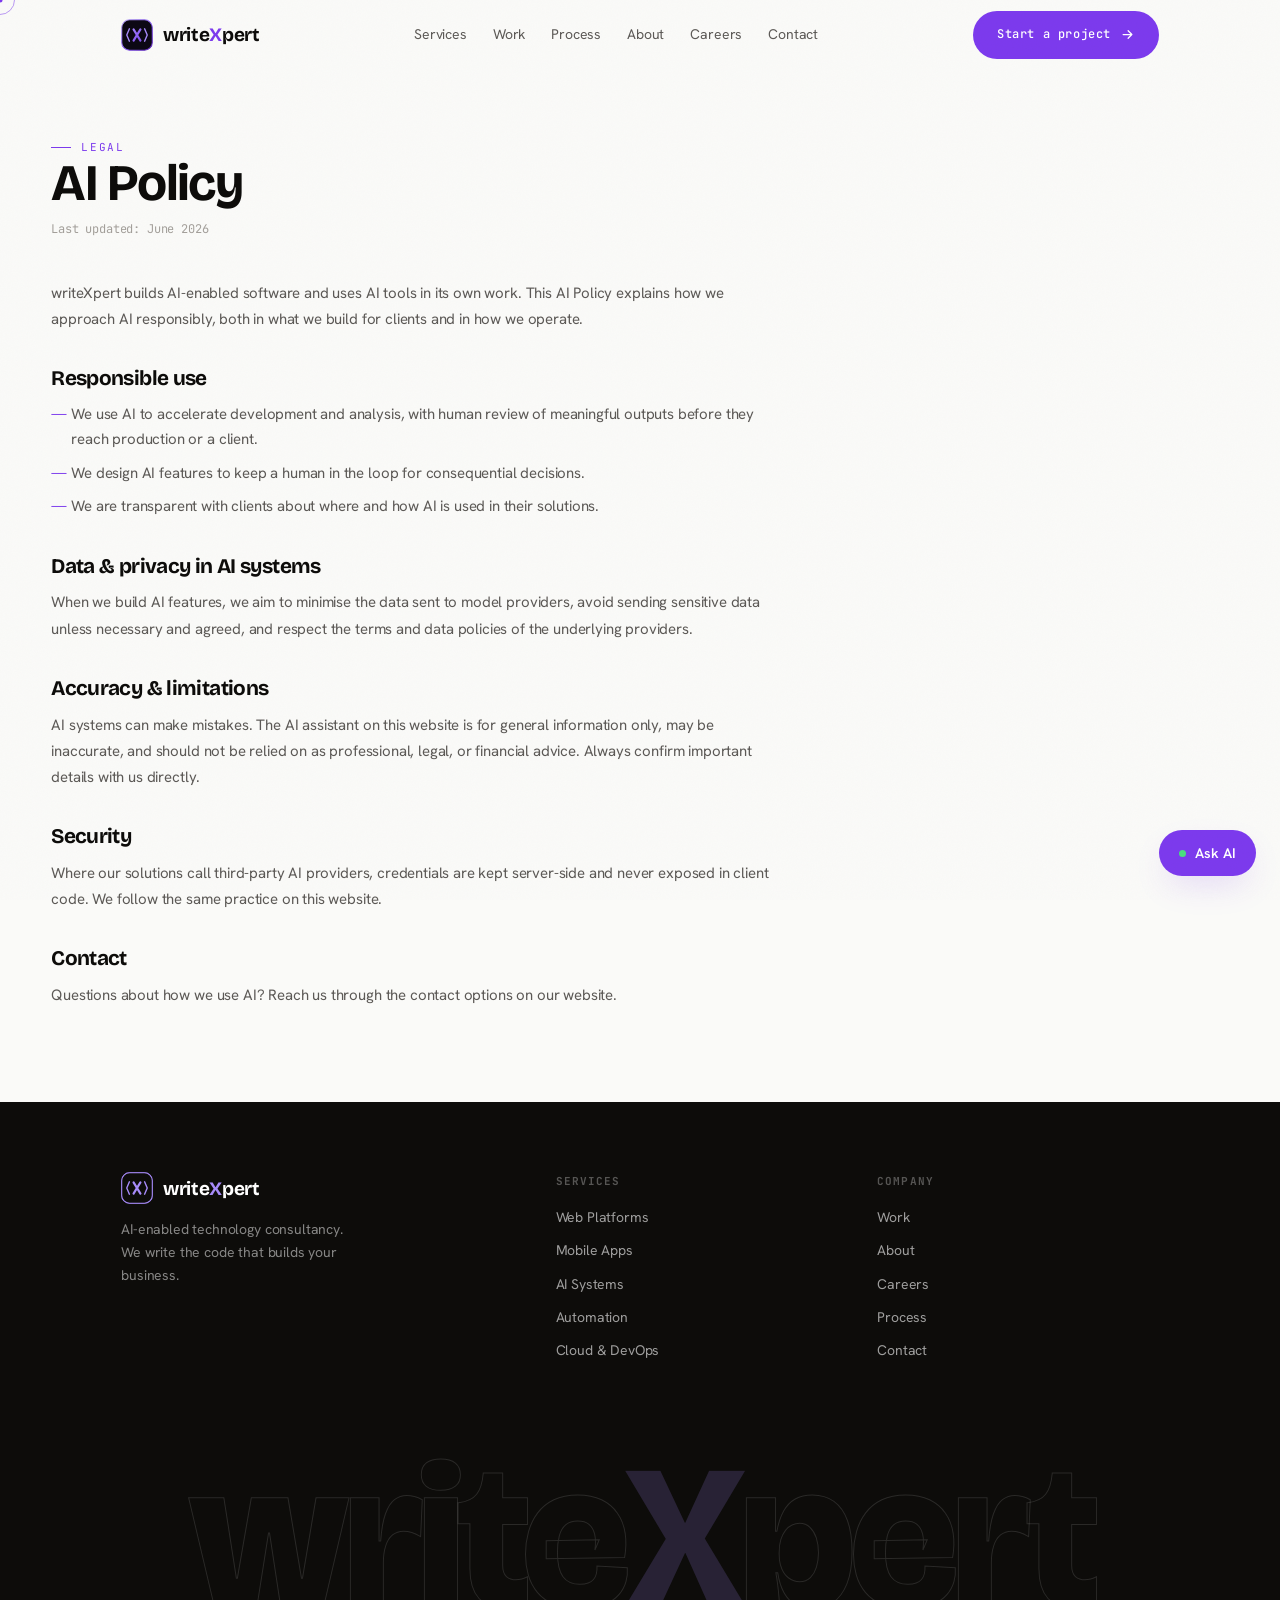
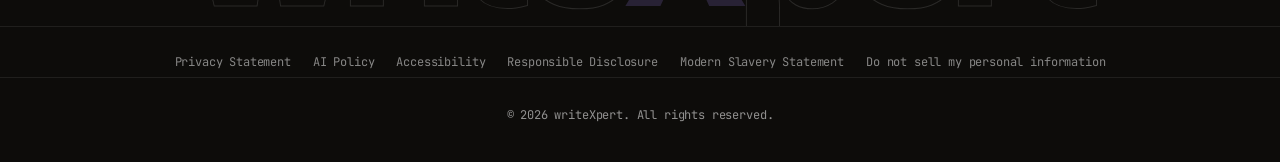
<file: ai-policy.html>
<!DOCTYPE html>
<html lang="en">
<head>
<meta charset="UTF-8"/>
<meta name="viewport" content="width=device-width, initial-scale=1"/>
<meta name="theme-color" content="#FAFAF8"/>
<title>AI Policy — writeXpert</title>
<meta name="description" content="How writeXpert uses AI responsibly in its work and products."/>
<link rel="canonical" href="https://writexpert.com/ai-policy.html"/>
<meta name="robots" content="index, follow"/>
<link rel="icon" href="/favicon.svg" type="image/svg+xml"/>
<link rel="apple-touch-icon" href="/apple-touch-icon.png"/>
<link rel="preconnect" href="https://fonts.googleapis.com"/>
<link rel="preconnect" href="https://fonts.gstatic.com" crossorigin/>
<style>
/* ============================================================
   writeXpert — Clean Light Design System (v2)
   ============================================================ */

@import url('https://fonts.googleapis.com/css2?family=Bricolage+Grotesque:opsz,wght@12..96,400..800&family=Hanken+Grotesk:wght@400;500;600&family=JetBrains+Mono:wght@400;500&display=swap');

:root {
  /* canvas */
  --bg:        #FAFAF8;
  --bg-2:      #F4F3EF;
  --surface:   #FFFFFF;
  --surface-2: #F0EFE9;
  --line:      rgba(0,0,0,0.08);
  --line-2:    rgba(0,0,0,0.14);

  /* text */
  --text:      #0D0C0A;
  --dim:       #5C5956;
  --faint:     #A39F9A;

  /* brand violet */
  --violet:        #7C3AED;
  --violet-bright: #6D28D9;
  --violet-soft:   #8B5CF6;
  --violet-light:  #EDE9FE;
  --violet-deep:   #4C1D95;
  --glow:          rgba(124,58,237,0.18);

  /* type */
  --display: 'Bricolage Grotesque', sans-serif;
  --body:    'Hanken Grotesk', sans-serif;
  --mono:    'JetBrains Mono', monospace;

  /* layout */
  --maxw: 1140px;
  --pad: clamp(20px, 4vw, 60px);
  --r: 14px;
  --ease: cubic-bezier(0.16, 1, 0.3, 1);
}

* { margin: 0; padding: 0; box-sizing: border-box; }
html { scroll-behavior: smooth; -webkit-text-size-adjust: 100%; }
body {
  background: var(--bg);
  color: var(--text);
  font-family: var(--body);
  font-size: 16px;
  line-height: 1.65;
  letter-spacing: -0.01em;
  overflow-x: hidden;
  -webkit-font-smoothing: antialiased;
}
a { color: inherit; text-decoration: none; }
img { max-width: 100%; display: block; }
ul { list-style: none; }
button { font-family: inherit; cursor: pointer; border: none; background: none; }
::selection { background: var(--violet); color: #fff; }

/* ---------- layout ---------- */
.wrap { max-width: var(--maxw); margin: 0 auto; padding-left: var(--pad); padding-right: var(--pad); }
.section { padding: clamp(64px, 9vw, 120px) 0; position: relative; }

.eyebrow {
  font-family: var(--mono);
  font-size: 11px;
  letter-spacing: 0.16em;
  text-transform: uppercase;
  color: var(--violet);
  display: inline-flex;
  align-items: center;
  gap: 10px;
}
.eyebrow::before { content: ""; width: 20px; height: 1px; background: var(--violet); }

/* ---------- typography ---------- */
h1,h2,h3,h4 { font-family: var(--display); font-weight: 700; line-height: 1.04; letter-spacing: -0.03em; }
.h1 { font-size: clamp(2.4rem, 6.5vw, 4.8rem); }
.h2 { font-size: clamp(1.8rem, 4vw, 3rem); }
.h3 { font-size: clamp(1.15rem, 2vw, 1.5rem); }
.lead { font-size: clamp(1rem, 1.5vw, 1.18rem); color: var(--dim); max-width: 56ch; line-height: 1.7; }
.grad-text {
  background: linear-gradient(110deg, var(--violet-bright) 0%, var(--violet-soft) 60%, var(--violet-deep) 100%);
  -webkit-background-clip: text; background-clip: text; color: transparent;
}

/* ---------- buttons ---------- */
.btn {
  display: inline-flex; align-items: center; gap: 9px;
  padding: 14px 24px; border-radius: 100px;
  font-family: var(--mono); font-size: 12px;
  letter-spacing: 0.05em; font-weight: 500;
  transition: transform .35s var(--ease), box-shadow .35s var(--ease), background .25s;
  will-change: transform;
}
.btn svg { width: 15px; height: 15px; transition: transform .3s var(--ease); }
.btn-primary {
  background: var(--violet); color: #fff;
  box-shadow: 0 0 0 0 var(--glow);
}
.btn-primary:hover { box-shadow: 0 10px 32px -6px var(--glow); background: var(--violet-bright); }
.btn-primary:hover svg { transform: translateX(3px); }
.btn-ghost {
  border: 1.5px solid var(--line-2); color: var(--text);
  background: transparent;
}
.btn-ghost:hover { border-color: var(--violet); color: var(--violet); background: var(--violet-light); }

/* ---------- navbar ---------- */
.nav {
  position: fixed; top: 0; left: 0; right: 0; z-index: 100;
  transition: background .4s, border-color .4s, backdrop-filter .4s;
  border-bottom: 1px solid transparent;
}
.nav.scrolled {
  background: rgba(250,250,248,0.88);
  backdrop-filter: blur(18px) saturate(120%);
  border-bottom: 1px solid var(--line);
}
.nav-inner { display: flex; align-items: center; justify-content: space-between; height: 70px; }
.nav-links { display: flex; align-items: center; gap: 30px; }
.nav-links a { font-size: 14px; color: var(--dim); transition: color .2s; position: relative; }
.nav-links a:hover { color: var(--text); }
.nav-right { display: flex; align-items: center; gap: 16px; }
.nav-toggle { display: none; width: 26px; height: 16px; position: relative; }
.nav-toggle span { position: absolute; left: 0; width: 100%; height: 2px; background: var(--text); transition: .3s var(--ease); border-radius: 2px; }
.nav-toggle span:nth-child(1){ top: 0; }
.nav-toggle span:nth-child(2){ top: 7px; }
.nav-toggle span:nth-child(3){ top: 14px; }
body.menu-open .nav-toggle span:nth-child(1){ top: 7px; transform: rotate(45deg); }
body.menu-open .nav-toggle span:nth-child(2){ opacity: 0; }
body.menu-open .nav-toggle span:nth-child(3){ top: 7px; transform: rotate(-45deg); }

/* logo */
.logo { display: flex; align-items: center; gap: 10px; }
.logo .mark { width: 32px; height: 32px; flex: none; }
.logo .word { font-family: var(--display); font-weight: 700; font-size: 19px; letter-spacing: -0.02em; color: var(--text); }
.logo .word b { color: var(--violet); font-weight: 700; }

/* ---------- hero ---------- */
.hero {
  position: relative; min-height: 92svh; display: flex; align-items: center;
  padding-top: 80px; overflow: hidden;
  background: linear-gradient(160deg, #F5F3FF 0%, var(--bg) 45%, var(--bg-2) 100%);
}
.hero-bg { position: absolute; inset: 0; z-index: 0; }
.hero-grid {
  position: absolute; inset: -2px;
  background-image:
    linear-gradient(rgba(124,58,237,0.06) 1px, transparent 1px),
    linear-gradient(90deg, rgba(124,58,237,0.06) 1px, transparent 1px);
  background-size: 60px 60px;
  mask-image: radial-gradient(ellipse 80% 70% at 20% 30%, #000 20%, transparent 70%);
  -webkit-mask-image: radial-gradient(ellipse 80% 70% at 20% 30%, #000 20%, transparent 70%);
}
.hero-blob {
  position: absolute; width: 700px; height: 700px; border-radius: 50%;
  background: radial-gradient(circle, rgba(124,58,237,0.1), transparent 65%);
  top: -300px; right: -200px; filter: blur(50px);
  animation: bfloat 16s ease-in-out infinite;
}
@keyframes bfloat { 0%,100%{ transform: translateY(0);} 50%{ transform: translateY(30px);} }

.hero-inner { position: relative; z-index: 2; max-width: 860px; }
.hero h1 { margin: 20px 0 22px; }
.hero .lead { font-size: clamp(1.05rem, 1.6vw, 1.22rem); max-width: 52ch; color: var(--dim); }
.hero-cta { display: flex; gap: 12px; margin-top: 34px; flex-wrap: wrap; }
.hero-meta { display: flex; gap: 48px; margin-top: 56px; flex-wrap: wrap; padding-top: 40px; border-top: 1px solid var(--line); }
.hero-meta .num { font-family: var(--display); font-size: 2rem; font-weight: 700; color: var(--text); }
.hero-meta .lbl { font-family: var(--mono); font-size: 10px; letter-spacing: 0.1em; text-transform: uppercase; color: var(--faint); margin-top: 2px; }

/* ---------- marquee ---------- */
.marquee { border-top: 1px solid var(--line); border-bottom: 1px solid var(--line); padding: 22px 0; overflow: hidden; background: var(--surface); }
.marquee-track { display: flex; gap: 56px; white-space: nowrap; width: max-content; animation: scroll 30s linear infinite; }
.marquee:hover .marquee-track { animation-play-state: paused; }
.marquee-track span { font-family: var(--mono); font-size: 12px; color: var(--faint); letter-spacing: 0.08em; display: inline-flex; align-items: center; gap: 10px; }
.marquee-track span::before { content: "◇"; color: var(--violet); font-size: 9px; }
@keyframes scroll { to { transform: translateX(-50%); } }

/* ---------- section head ---------- */
.shead { max-width: 600px; margin-bottom: 56px; }
.shead h2 { margin: 16px 0 16px; }
.shead.center { margin-left: auto; margin-right: auto; text-align: center; }
.shead.center .eyebrow { justify-content: center; }

/* ---------- service cards ---------- */
.cards { display: grid; grid-template-columns: repeat(3, 1fr); gap: 14px; }
.card {
  position: relative; padding: 30px 26px; border-radius: var(--r);
  border: 1.5px solid var(--line); background: var(--surface);
  overflow: hidden; transition: border-color .3s var(--ease), transform .3s var(--ease), box-shadow .3s var(--ease);
  display: flex; flex-direction: column;
}
.card:hover { border-color: var(--violet); transform: translateY(-3px); box-shadow: 0 12px 40px -10px var(--glow); }
.card .ico { width: 42px; height: 42px; border-radius: 10px; display: grid; place-items: center; background: var(--violet-light); color: var(--violet); margin-bottom: 18px; flex: none; }
.card .ico svg { width: 20px; height: 20px; }
.card h3 { font-size: 1.12rem; margin-bottom: 9px; }
.card p { color: var(--dim); font-size: 14px; line-height: 1.6; }
.card .idx { position: absolute; top: 22px; right: 22px; font-family: var(--mono); font-size: 11px; color: var(--faint); }

/* ---------- process ---------- */
.steps { display: grid; grid-template-columns: repeat(5, 1fr); gap: 0; position: relative; }
.step { padding: 0 18px; position: relative; }
.step:not(:last-child)::after {
  content: ""; position: absolute; top: 21px; left: calc(50% + 22px);
  width: calc(100% - 22px); height: 1px;
  background: linear-gradient(90deg, var(--line-2), var(--line));
}
.step .dot {
  width: 42px; height: 42px; border-radius: 50%;
  border: 1.5px solid var(--violet); display: grid; place-items: center;
  font-family: var(--mono); font-size: 12px; color: var(--violet);
  background: var(--surface); position: relative; z-index: 1; margin-bottom: 20px;
}
.step h4 { font-size: 0.95rem; margin-bottom: 7px; }
.step p { font-size: 13px; color: var(--dim); line-height: 1.5; }

/* ---------- work cards ---------- */
.work-grid { display: grid; grid-template-columns: 1fr 1fr; gap: 14px; }
.work-card {
  border-radius: var(--r); border: 1.5px solid var(--line); overflow: hidden;
  background: var(--surface); padding: 34px 30px; min-height: 290px;
  display: flex; flex-direction: column;
  transition: transform .4s var(--ease), border-color .3s, box-shadow .4s;
}
.work-card:hover { transform: translateY(-4px); border-color: var(--violet); box-shadow: 0 12px 40px -10px var(--glow); }
.work-card .sector { font-family: var(--mono); font-size: 11px; letter-spacing: 0.1em; text-transform: uppercase; color: var(--violet); }
.work-card h3 { font-size: 1.4rem; margin: 12px 0 10px; max-width: 22ch; }
.work-card p { color: var(--dim); font-size: 14px; margin-bottom: auto; }
.work-card .metrics { display: flex; gap: 32px; margin-top: 28px; padding-top: 22px; border-top: 1px solid var(--line); flex-wrap: wrap; }
.work-card .metrics .num { font-family: var(--display); font-size: 1.6rem; font-weight: 700; color: var(--text); }
.work-card .metrics .lbl { font-family: var(--mono); font-size: 10px; color: var(--faint); text-transform: uppercase; letter-spacing: 0.08em; }

/* ---------- why us ---------- */
.why-grid { display: grid; grid-template-columns: repeat(3,1fr); gap: 1px; background: var(--line); border: 1.5px solid var(--line); border-radius: var(--r); overflow: hidden; }
.why-item { background: var(--surface); padding: 32px 28px; transition: background .3s; }
.why-item:hover { background: var(--bg-2); }
.why-item .n { font-family: var(--mono); font-size: 11px; color: var(--violet); }
.why-item h4 { font-size: 1.05rem; margin: 13px 0 8px; }
.why-item p { color: var(--dim); font-size: 14px; line-height: 1.55; }

/* ---------- about ---------- */
.about { display: grid; grid-template-columns: 1.1fr 0.9fr; gap: 60px; align-items: start; }
.about .lead { margin: 18px 0; font-size: 1.1rem; color: var(--text); }
.about p.muted { margin-bottom: 16px; font-size: 15px; color: var(--dim); }
.about-panel { border: 1.5px solid var(--line); border-radius: var(--r); padding: 30px; background: var(--bg-2); }
.about-panel .row { display: flex; justify-content: space-between; padding: 14px 0; border-bottom: 1px solid var(--line); gap: 16px; }
.about-panel .row:last-child { border-bottom: none; }
.about-panel .row .k { font-family: var(--mono); font-size: 11px; color: var(--faint); text-transform: uppercase; letter-spacing: 0.08em; white-space: nowrap; }
.about-panel .row .v { font-weight: 600; font-size: 14px; text-align: right; }

/* ---------- testimonials ---------- */
.tgrid { display: grid; grid-template-columns: repeat(3,1fr); gap: 14px; }
.tcard { border: 1.5px solid var(--line); border-radius: var(--r); padding: 28px; background: var(--surface); transition: box-shadow .3s; }
.tcard:hover { box-shadow: 0 8px 30px -8px var(--glow); border-color: var(--violet); }
.tcard .quote { font-size: 15px; color: var(--dim); line-height: 1.7; margin-bottom: 22px; font-style: italic; }
.tcard .who { display: flex; align-items: center; gap: 12px; }
.tcard .ava { width: 38px; height: 38px; border-radius: 50%; background: var(--violet); display: grid; place-items: center; font-family: var(--display); font-weight: 700; font-size: 14px; color:#fff; flex: none; }
.tcard .who .nm { font-weight: 600; font-size: 14px; }
.tcard .who .rl { font-size: 12px; color: var(--faint); }
.stars { color: var(--violet); font-size: 12px; letter-spacing: 2px; margin-bottom: 16px; }

/* ---------- cta band (dark) ---------- */
.cta-band {
  position: relative; border-radius: 20px; overflow: hidden;
  padding: clamp(44px,7vw,80px); text-align: center;
  background: var(--violet-deep); color: #fff;
}
.cta-band h2 { color: #fff; margin-bottom: 16px; }
.cta-band p { color: rgba(255,255,255,0.72); max-width: 48ch; margin: 0 auto 32px; }
.cta-band .hero-cta { justify-content: center; }
.cta-band .btn-primary { background: #fff; color: var(--violet-deep); }
.cta-band .btn-primary:hover { background: var(--violet-light); color: var(--violet-deep); }
.cta-band .btn-ghost { border-color: rgba(255,255,255,0.3); color: #fff; background: rgba(255,255,255,0.06); }
.cta-band .btn-ghost:hover { background: rgba(255,255,255,0.12); border-color: rgba(255,255,255,0.5); }
.cta-band::before {
  content: ""; position: absolute; inset: 0;
  background: radial-gradient(ellipse 80% 60% at 50% 0%, rgba(139,92,246,0.4), transparent 70%);
}
.cta-band > * { position: relative; z-index: 1; }

/* ---------- contact ---------- */
.contact-grid { display: grid; grid-template-columns: 0.9fr 1.1fr; gap: 50px; }
.contact-methods { display: flex; flex-direction: column; gap: 12px; }
.cmethod { display: flex; gap: 14px; align-items: flex-start; padding: 20px; border: 1.5px solid var(--line); border-radius: 12px; background: var(--surface); transition: border-color .3s, transform .3s; }
.cmethod:hover { border-color: var(--violet); transform: translateX(3px); }
.cmethod .ci { width: 38px; height: 38px; border-radius: 9px; background: var(--violet-light); color: var(--violet); display: grid; place-items: center; flex: none; }
.cmethod .ci svg { width: 18px; height: 18px; }
.cmethod h4 { font-family: var(--body); font-weight: 600; font-size: 14px; margin-bottom: 2px; }
.cmethod p { font-size: 12px; color: var(--faint); }
.cmethod .val { color: var(--violet); font-size: 13px; font-family: var(--mono); margin-top: 5px; display: inline-block; }

.form { border: 1.5px solid var(--line); border-radius: var(--r); padding: 30px; background: var(--surface); }
.field { margin-bottom: 16px; }
.field label { display: block; font-family: var(--mono); font-size: 11px; letter-spacing: 0.06em; text-transform: uppercase; color: var(--faint); margin-bottom: 7px; }
.field input, .field textarea, .field select {
  width: 100%; background: var(--bg); border: 1.5px solid var(--line); border-radius: 9px;
  padding: 12px 14px; color: var(--text); font-family: var(--body); font-size: 14px; transition: border-color .2s;
}
.field input:focus, .field textarea:focus, .field select:focus { outline: none; border-color: var(--violet); background: #fff; }
.field textarea { resize: vertical; min-height: 100px; }
.field-row { display: grid; grid-template-columns: 1fr 1fr; gap: 12px; }
.form .btn { width: 100%; justify-content: center; margin-top: 6px; }

/* ---------- footer (dark) ---------- */
.footer { background: #0D0C0A; color: rgba(255,255,255,0.7); padding: 70px 0 36px; }
.footer-top { display: grid; grid-template-columns: 1.4fr 1fr 1fr; gap: 40px; margin-bottom: 50px; }
.footer h5 { font-family: var(--mono); font-size: 11px; letter-spacing: 0.1em; text-transform: uppercase; color: rgba(255,255,255,0.3); margin-bottom: 16px; }
.footer-col a, .footer-col p { display: block; color: rgba(255,255,255,0.55); font-size: 14px; margin-bottom: 10px; transition: color .2s; }
.footer-col a:hover { color: rgba(255,255,255,0.9); }
.footer-brand p { color: rgba(255,255,255,0.5); font-size: 14px; max-width: 30ch; margin: 14px 0; }
.footer .logo .word { color: #fff; }
.footer .logo .word b { color: #A78BFA; }
.footer .mark rect { stroke: #A78BFA; fill: #0D0C0A; }
.footer .mark path { stroke: #A78BFA; }
.footer-bottom { display: flex; justify-content: space-between; padding-top: 28px; border-top: 1px solid rgba(255,255,255,0.08); font-size: 12px; color: rgba(255,255,255,0.3); flex-wrap: wrap; gap: 10px; font-family: var(--mono); }

/* ---------- page hero (inner pages) ---------- */
.page-hero {
  padding: 140px 0 60px; position: relative; overflow: hidden;
  background: linear-gradient(160deg, #F5F3FF 0%, var(--bg) 50%);
}
.page-hero::before {
  content: ""; position: absolute; inset: 0;
  background-image: linear-gradient(rgba(124,58,237,0.06) 1px, transparent 1px), linear-gradient(90deg, rgba(124,58,237,0.06) 1px, transparent 1px);
  background-size: 60px 60px;
  mask-image: radial-gradient(ellipse 80% 80% at 50% 0%, #000 30%, transparent 75%);
  -webkit-mask-image: radial-gradient(ellipse 80% 80% at 50% 0%, #000 30%, transparent 75%);
}
.page-hero > .wrap { position: relative; z-index: 2; }
.page-hero h1 { font-size: clamp(2.2rem, 5.5vw, 3.8rem); margin: 18px 0 18px; max-width: 18ch; }

/* ---------- reveal ---------- */
.reveal { opacity: 0; transform: translateY(22px); transition: opacity .8s var(--ease), transform .8s var(--ease); }
.reveal.in { opacity: 1; transform: none; }
.reveal[data-d="1"]{ transition-delay: .07s;} .reveal[data-d="2"]{ transition-delay: .14s;}
.reveal[data-d="3"]{ transition-delay: .21s;} .reveal[data-d="4"]{ transition-delay: .28s;}
.reveal[data-d="5"]{ transition-delay: .35s;}

/* ---------- custom cursor ---------- */
.cursor-dot, .cursor-ring { position: fixed; top: 0; left: 0; border-radius: 50%; pointer-events: none; z-index: 10000; }
.cursor-dot { width: 5px; height: 5px; background: var(--violet); transform: translate(-50%,-50%); }
.cursor-ring { width: 30px; height: 30px; border: 1.5px solid rgba(124,58,237,0.5); transform: translate(-50%,-50%); transition: width .25s, height .25s; }
.cursor-ring.hover { width: 46px; height: 46px; background: rgba(124,58,237,0.06); }
@media (hover: none) { .cursor-dot, .cursor-ring { display: none; } }

/* ---------- mobile ---------- */
@media (max-width: 900px) {
  .cards, .tgrid, .why-grid { grid-template-columns: 1fr 1fr; }
  .work-grid, .about, .contact-grid { grid-template-columns: 1fr; }
  .field-row { grid-template-columns: 1fr; }
  .steps { grid-template-columns: 1fr 1fr; gap: 28px 12px; }
  .step:not(:last-child)::after { display: none; }
  .footer-top { grid-template-columns: 1fr 1fr; gap: 28px; }
  .nav-links {
    position: fixed; inset: 70px 0 auto 0; flex-direction: column; gap: 0;
    background: rgba(250,250,248,0.97); backdrop-filter: blur(20px);
    padding: 16px var(--pad) 28px; border-bottom: 1px solid var(--line);
    transform: translateY(-120%); transition: transform .4s var(--ease); align-items: flex-start;
  }
  body.menu-open .nav-links { transform: translateY(0); }
  .nav-links a { padding: 14px 0; width: 100%; border-bottom: 1px solid var(--line); font-size: 16px; color: var(--text); }
  .nav-toggle { display: block; }
  .nav-right .btn { display: none; }
  .hero-meta { gap: 24px; }
  .about { gap: 28px; }
}
@media (max-width: 560px) {
  .cards, .tgrid, .why-grid { grid-template-columns: 1fr; }
  .footer-top { grid-template-columns: 1fr; }
  .steps { grid-template-columns: 1fr; }
}
@media (prefers-reduced-motion: reduce) {
  * { animation: none !important; transition: none !important; }
  .reveal { opacity: 1; transform: none; }
}

/* ============================================================
   v4 — creative polish
   ============================================================ */

/* grain texture (subtle warmth on light) */
body::after {
  content: ""; position: fixed; inset: 0; pointer-events: none; z-index: 9998;
  opacity: 0.025; mix-blend-mode: multiply;
  background-image: url("data:image/svg+xml,%3Csvg xmlns='http://www.w3.org/2000/svg' width='140' height='140'%3E%3Cfilter id='n'%3E%3CfeTurbulence type='fractalNoise' baseFrequency='0.8' numOctaves='3'/%3E%3C/filter%3E%3Crect width='100%25' height='100%25' filter='url(%23n)'/%3E%3C/svg%3E");
}

/* scroll progress bar */
.scroll-progress {
  position: fixed; top: 0; left: 0; height: 2px; width: 0%;
  background: linear-gradient(90deg, var(--violet), var(--violet-soft));
  z-index: 200; transition: width .1s linear;
}

/* hero two-column layout */
.hero-layout {
  display: grid; grid-template-columns: 1fr 0.92fr; gap: 40px;
  align-items: center; padding-top: 24px;
}
.hero-left { position: relative; z-index: 2; }
.hero .hero-layout h1 { margin: 18px 0 22px; }
.hero-blob.two {
  width: 480px; height: 480px; top: auto; bottom: -240px; left: -160px; right: auto;
  background: radial-gradient(circle, rgba(139,92,246,0.12), transparent 65%);
  animation-delay: -7s;
}

/* hero visual */
.hero-visual { position: relative; z-index: 2; min-height: 380px; display: flex; align-items: center; justify-content: center; }
.hv-float { position: relative; width: 100%; max-width: 420px; will-change: transform; }

.hv-card {
  background: #fff; border: 1px solid var(--line); border-radius: 16px; overflow: hidden;
  box-shadow: 0 30px 70px -18px rgba(76,29,149,0.22), 0 8px 24px -8px rgba(0,0,0,0.08);
}
.hv-card-top { background: #F4F3EF; padding: 11px 14px; display: flex; align-items: center; gap: 6px; border-bottom: 1px solid var(--line); }
.hv-dot { width: 9px; height: 9px; border-radius: 50%; background: #d4d2cc; }
.hv-dot:nth-child(1){ background:#ff5f57;} .hv-dot:nth-child(2){ background:#febc2e;} .hv-dot:nth-child(3){ background:#28c840;}
.hv-url { margin-left: 8px; font-family: var(--mono); font-size: 10px; color: var(--faint); }
.hv-body { padding: 20px; }
.hv-row { display: flex; justify-content: space-between; align-items: flex-start; margin-bottom: 16px; }
.hv-eyebrow { font-family: var(--mono); font-size: 9px; letter-spacing: 0.1em; text-transform: uppercase; color: var(--faint); }
.hv-big { font-family: var(--display); font-size: 1.35rem; font-weight: 700; margin-top: 2px; }
.hv-badge { display: inline-flex; align-items: center; gap: 6px; font-family: var(--mono); font-size: 11px; color: #16a34a; background: rgba(34,197,94,0.1); padding: 5px 10px; border-radius: 20px; }
.hv-pulse { width: 7px; height: 7px; border-radius: 50%; background: #22c55e; box-shadow: 0 0 0 0 rgba(34,197,94,0.5); animation: pulse 2s infinite; }
@keyframes pulse { 0%{box-shadow:0 0 0 0 rgba(34,197,94,0.5);} 70%{box-shadow:0 0 0 8px rgba(34,197,94,0);} 100%{box-shadow:0 0 0 0 rgba(34,197,94,0);} }
.hv-chart { height: 110px; margin-bottom: 16px; }
.hv-chart svg { width: 100%; height: 100%; }
#hv-line { stroke-dasharray: 600; stroke-dashoffset: 600; }
.hv-float.drawn #hv-line { transition: stroke-dashoffset 2s var(--ease); stroke-dashoffset: 0; }
.hv-kpis { display: grid; grid-template-columns: repeat(3,1fr); gap: 10px; }
.hv-kpi { background: var(--bg); border: 1px solid var(--line); border-radius: 10px; padding: 11px 12px; }
.hv-kpi-v { font-family: var(--display); font-size: 1.05rem; font-weight: 700; }
.hv-kpi-l { font-family: var(--mono); font-size: 9px; color: var(--faint); margin-top: 2px; text-transform: uppercase; letter-spacing: 0.05em; }

/* floating chips */
.hv-chip {
  position: absolute; background: #fff; border: 1px solid var(--line);
  border-radius: 12px; box-shadow: 0 14px 36px -12px rgba(0,0,0,0.18);
  display: flex; align-items: center; gap: 10px; padding: 11px 13px;
}
.hv-chip-deploy { top: -28px; right: -20px; animation: chipfloat 5s ease-in-out infinite; }
.hv-chip-code { bottom: -24px; left: -28px; animation: chipfloat 5s ease-in-out infinite 1.5s; }
.hv-chip-ico { width: 28px; height: 28px; border-radius: 8px; background: rgba(34,197,94,0.12); color: #16a34a; display: grid; place-items: center; font-size: 14px; font-weight: 700; }
.hv-chip-t { font-size: 12px; font-weight: 600; }
.hv-chip-s { font-family: var(--mono); font-size: 10px; color: var(--faint); }
.hv-code-line { font-family: var(--mono); font-size: 12px; color: var(--text); }
.hv-code-line b { color: var(--violet); }
@keyframes chipfloat { 0%,100%{ transform: translateY(0);} 50%{ transform: translateY(-9px);} }

/* hero meta -> 4 cols */
.hero-meta { display: flex; gap: 48px; }

/* richer service cards */
.card { padding-bottom: 54px; }
.card .idx { font-size: 28px; font-family: var(--display); font-weight: 700; color: var(--bg-2); top: 18px; right: 22px; line-height: 1; transition: color .3s; }
.card:hover .idx { color: var(--violet-light); }
.card-arrow {
  position: absolute; bottom: 24px; left: 26px;
  width: 32px; height: 32px; border-radius: 50%; border: 1.5px solid var(--line);
  display: grid; place-items: center; color: var(--violet);
  opacity: 0; transform: translateX(-6px); transition: opacity .3s var(--ease), transform .3s var(--ease), background .3s, border-color .3s;
}
.card-arrow svg { width: 14px; height: 14px; }
.card:hover .card-arrow { opacity: 1; transform: translateX(0); }
.card:hover .card-arrow { background: var(--violet); border-color: var(--violet); color: #fff; }

/* giant footer wordmark */
.footer-mega {
  font-family: var(--display); font-weight: 800;
  font-size: clamp(3.5rem, 16vw, 14rem); line-height: 0.85; letter-spacing: -0.04em;
  color: transparent; -webkit-text-stroke: 1px rgba(255,255,255,0.12);
  text-align: center; padding: 30px 0 0; overflow: hidden; user-select: none;
}
.footer-mega b { color: rgba(167,139,250,0.18); -webkit-text-stroke: 0; }

@media (max-width: 980px) {
  .hero-layout { grid-template-columns: 1fr; gap: 50px; }
  .hero-visual { min-height: 320px; max-width: 420px; }
  .hv-chip-deploy { right: 0; }
  .hv-chip-code { left: 0; }
}
@media (max-width: 600px) {
  .hero-visual { display: none; }
}

/* ============================================================
   v6 — craft showcase (real product designs) + footer fix
   ============================================================ */

/* footer bottom contrast fix */
.footer-bottom { color: rgba(255,255,255,0.55); }
.footer-col a { color: rgba(255,255,255,0.6); }

/* craft section — layered showcase */
.craft-section { overflow: hidden; }
.craft-showcase {
  position: relative; margin-top: 30px;
  min-height: 560px; display: flex; align-items: center; justify-content: center;
}
.craft-deco {
  position: absolute; inset: 0;
  background-image: radial-gradient(circle, var(--line-2) 1px, transparent 1px);
  background-size: 26px 26px;
  mask-image: radial-gradient(ellipse 60% 60% at 50% 50%, #000, transparent 75%);
  -webkit-mask-image: radial-gradient(ellipse 60% 60% at 50% 50%, #000, transparent 75%);
  opacity: 0.5;
}
.craft-cluster { position: relative; width: 100%; max-width: 1000px; height: 540px; }

/* shared device shadow */
.shot { position: absolute; box-shadow: 0 40px 90px -24px rgba(76,29,149,0.28), 0 12px 32px -10px rgba(0,0,0,0.12); transition: transform .5s var(--ease); }

/* --- e-commerce browser (back-left) --- */
.shot-store { width: 580px; left: 0; top: 40px; transform: rotate(-2deg); z-index: 1; border-radius: 14px; overflow: hidden; background: #fff; border: 1px solid var(--line); }
.shot-store:hover { transform: rotate(0) translateY(-6px); z-index: 4; }
.st-chrome { background: #EDEDED; padding: 9px 12px; display: flex; align-items: center; gap: 6px; }
.st-chrome .bc-bar { flex: 1; margin-left: 8px; background: #fff; border-radius: 5px; padding: 4px 10px; font-family: var(--mono); font-size: 10px; color: var(--faint); }
.st-top { display: flex; align-items: center; justify-content: space-between; padding: 14px 18px; border-bottom: 1px solid var(--line); }
.st-brand { font-family: var(--display); font-weight: 800; font-size: 16px; letter-spacing: 0.04em; }
.st-nav { display: flex; gap: 16px; font-size: 11px; color: var(--dim); }
.st-cart { font-size: 13px; position: relative; }
.st-cart::after { content: "3"; position: absolute; top: -6px; right: -8px; background: var(--violet); color: #fff; font-family: var(--mono); font-size: 8px; width: 14px; height: 14px; border-radius: 50%; display: grid; place-items: center; }
.st-banner { margin: 14px 18px; border-radius: 10px; padding: 16px 18px; background: linear-gradient(110deg, var(--violet), var(--violet-deep)); color: #fff; display: flex; align-items: center; justify-content: space-between; }
.st-banner-t { font-family: var(--display); font-weight: 700; font-size: 17px; }
.st-banner-s { font-size: 11px; opacity: 0.85; margin-top: 2px; }
.st-banner-btn { font-family: var(--mono); font-size: 10px; background: #fff; color: var(--violet-deep); padding: 7px 12px; border-radius: 20px; font-weight: 600; }
.st-grid { display: grid; grid-template-columns: repeat(3,1fr); gap: 12px; padding: 4px 18px 20px; }
.st-prod { border: 1px solid var(--line); border-radius: 10px; overflow: hidden; }
.st-img { aspect-ratio: 1/1; position: relative; }
.st-img.a { background: linear-gradient(135deg, #f9a8d4, #c084fc); }
.st-img.b { background: linear-gradient(135deg, #a5b4fc, #818cf8); }
.st-img.c { background: linear-gradient(135deg, #fdba74, #fb923c); }
.st-tag { position: absolute; top: 8px; left: 8px; font-family: var(--mono); font-size: 8px; background: rgba(255,255,255,0.9); padding: 3px 6px; border-radius: 5px; font-weight: 600; }
.st-info { padding: 9px 10px; }
.st-name { font-size: 11px; font-weight: 600; }
.st-price { display: flex; align-items: center; justify-content: space-between; margin-top: 4px; }
.st-price b { font-family: var(--display); font-size: 13px; }
.st-add { width: 22px; height: 22px; border-radius: 7px; background: var(--violet); color: #fff; display: grid; place-items: center; font-size: 13px; }

/* --- food delivery phone (front-center) --- */
.shot-food { width: 264px; right: 40px; top: 0; z-index: 3; }
.shot-food:hover { transform: translateY(-8px); z-index: 4; }
.food-phone { width: 100%; aspect-ratio: 9/19; border-radius: 38px; background: #111; padding: 11px 8px; border: 6px solid #1c1c1e; box-shadow: 0 40px 90px -24px rgba(0,0,0,0.4); }
.food-notch { width: 56px; height: 12px; background: #111; border-radius: 0 0 10px 10px; margin: 0 auto 8px; }
.food-screen { background: #fff; border-radius: 26px; height: calc(100% - 20px); overflow: hidden; display: flex; flex-direction: column; }
.food-head { padding: 13px 14px 10px; }
.food-loc { font-family: var(--mono); font-size: 8px; color: var(--faint); letter-spacing: 0.08em; text-transform: uppercase; }
.food-loc-v { font-size: 13px; font-weight: 700; margin-top: 1px; }
.food-search { margin-top: 10px; background: var(--bg-2); border-radius: 9px; padding: 8px 11px; font-size: 10px; color: var(--faint); display: flex; align-items: center; gap: 6px; }
.food-promo { margin: 4px 14px 12px; border-radius: 12px; background: linear-gradient(120deg, #fb923c, #ef4444); color: #fff; padding: 13px 14px; }
.food-promo-t { font-family: var(--display); font-weight: 700; font-size: 15px; }
.food-promo-s { font-size: 10px; opacity: 0.9; margin-top: 2px; }
.food-sec { font-size: 11px; font-weight: 700; padding: 0 14px 8px; }
.food-list { flex: 1; padding: 0 14px; display: flex; flex-direction: column; gap: 9px; overflow: hidden; }
.food-item { display: flex; gap: 10px; align-items: center; }
.food-thumb { width: 48px; height: 48px; border-radius: 11px; flex: none; display: grid; place-items: center; font-size: 22px; }
.food-thumb.a { background: linear-gradient(135deg, #fde68a, #fbbf24); }
.food-thumb.b { background: linear-gradient(135deg, #fecaca, #f87171); }
.food-thumb.c { background: linear-gradient(135deg, #bbf7d0, #4ade80); }
.food-meta { flex: 1; min-width: 0; }
.food-name { font-size: 11px; font-weight: 700; }
.food-sub { font-family: var(--mono); font-size: 8px; color: var(--faint); margin-top: 2px; }
.food-rating { display: inline-flex; align-items: center; gap: 3px; font-size: 9px; font-weight: 700; color: #16a34a; background: rgba(34,197,94,0.1); padding: 2px 6px; border-radius: 6px; margin-top: 5px; }
.food-price { font-family: var(--display); font-size: 12px; font-weight: 700; }
.food-nav { display: flex; justify-content: space-around; padding: 9px 0 6px; border-top: 1px solid var(--line); margin-top: 6px; }
.food-nav span { font-family: var(--mono); font-size: 8px; color: var(--faint); }
.food-nav span.on { color: #ef4444; font-weight: 700; }

/* --- floating accent chips --- */
.craft-chip {
  position: absolute; background: #fff; border: 1px solid var(--line);
  border-radius: 14px; box-shadow: 0 18px 44px -14px rgba(0,0,0,0.2);
  padding: 12px 15px; z-index: 5; display: flex; align-items: center; gap: 11px;
}
.craft-chip-order { top: -26px; right: 70px; animation: chipfloat 5s ease-in-out infinite; }
.craft-chip-rating { bottom: 40px; left: 20px; animation: chipfloat 5.5s ease-in-out infinite 1.2s; }
.cc-ico { width: 34px; height: 34px; border-radius: 10px; display: grid; place-items: center; font-size: 16px; flex: none; }
.cc-ico.green { background: rgba(34,197,94,0.12); }
.cc-ico.violet { background: var(--violet-light); }
.cc-t { font-size: 12px; font-weight: 700; }
.cc-s { font-family: var(--mono); font-size: 10px; color: var(--faint); margin-top: 1px; }

/* craft responsive: stack cleanly */
@media (max-width: 860px) {
  .craft-showcase { min-height: 0; }
  .craft-cluster { height: auto; display: flex; flex-direction: column; align-items: center; gap: 28px; max-width: 420px; }
  .shot { position: relative; transform: none !important; left: auto; right: auto; top: auto; }
  .shot-store { width: 100%; }
  .shot-food { width: 240px; }
  .craft-chip { display: none; }
  .craft-deco { display: none; }
}

/* v8 — footer center, remove phone, legal page */
.footer-bottom { justify-content: center; text-align: center; }
.legal { padding: 130px 0 80px; max-width: 820px; }
.legal h1 { font-size: clamp(2rem, 5vw, 3.2rem); margin-bottom: 10px; }
.legal .updated { font-family: var(--mono); font-size: 12px; color: var(--faint); margin-bottom: 40px; }
.legal h2 { font-size: 1.3rem; margin: 36px 0 12px; }
.legal p { color: var(--dim); margin-bottom: 14px; font-size: 15px; line-height: 1.75; }
.legal ul.bullets { margin: 0 0 14px 0; padding: 0; }
.legal ul.bullets li { color: var(--dim); font-size: 15px; line-height: 1.7; padding-left: 20px; position: relative; margin-bottom: 8px; }
.legal ul.bullets li::before { content: "—"; position: absolute; left: 0; color: var(--violet); }

/* ============================================================
   v9 — bento work showcase, careers page, modern elements
   ============================================================ */

/* nav: allow 6 items */
.nav-links { gap: 26px; }

/* ---------- WORK BENTO ---------- */
.bento { display: grid; grid-template-columns: repeat(3, 1fr); gap: 16px; }
.bento-card {
  position: relative; border: 1px solid var(--line); border-radius: 22px;
  background: linear-gradient(180deg, #fff, var(--bg-2));
  overflow: hidden; padding: 32px 30px; min-height: 400px;
  display: flex; flex-direction: column;
  transition: transform .4s var(--ease), box-shadow .4s var(--ease), border-color .3s;
}
.bento-card:hover { transform: translateY(-5px); border-color: var(--violet); box-shadow: 0 26px 60px -20px var(--glow); }
.bento-card.wide { grid-column: span 2; }
.bento-tag { font-family: var(--mono); font-size: 11px; letter-spacing: 0.1em; text-transform: uppercase; color: var(--violet); margin-bottom: 12px; }
.bento-card h3 { font-size: 1.4rem; line-height: 1.1; margin-bottom: 8px; max-width: 18ch; }
.bento-card .bento-sub { font-size: 14px; color: var(--dim); }
.bento-visual { margin-top: auto; padding-top: 24px; position: relative; }
.bento-particles {
  position: absolute; inset: 0; pointer-events: none;
  background-image: radial-gradient(circle, rgba(124,58,237,0.4) 1px, transparent 1px);
  background-size: 14px 14px;
  -webkit-mask-image: radial-gradient(ellipse 70% 80% at 80% 20%, #000, transparent 70%);
  mask-image: radial-gradient(ellipse 70% 80% at 80% 20%, #000, transparent 70%);
  opacity: 0.5;
}

/* agentic commerce mini */
.ac-chat { display: flex; flex-direction: column; gap: 8px; }
.ac-bubble { font-size: 12px; padding: 9px 12px; border-radius: 12px; max-width: 85%; line-height: 1.45; }
.ac-bubble.user { align-self: flex-end; background: var(--violet); color: #fff; border-bottom-right-radius: 3px; }
.ac-bubble.bot { align-self: flex-start; background: #fff; border: 1px solid var(--line); border-bottom-left-radius: 3px; }
.ac-products { display: grid; grid-template-columns: 1fr 1fr; gap: 8px; margin-top: 4px; }
.ac-prod { background: #fff; border: 1px solid var(--line); border-radius: 10px; padding: 10px; }
.ac-prod-img { aspect-ratio: 1.3/1; border-radius: 7px; margin-bottom: 7px; }
.ac-prod-img.a { background: linear-gradient(135deg, #93c5fd, #3b82f6); }
.ac-prod-img.b { background: linear-gradient(135deg, #1e293b, #334155); }
.ac-prod-n { font-size: 11px; font-weight: 600; }
.ac-prod-p { font-family: var(--display); font-size: 12px; font-weight: 700; }
.ac-buy { margin-top: 8px; background: var(--violet-light); color: var(--violet); text-align: center; padding: 9px; border-radius: 9px; font-size: 12px; font-weight: 600; }

/* payment card visual */
.pay-card {
  aspect-ratio: 1.6/1; border-radius: 16px; padding: 18px; position: relative; overflow: hidden;
  background: linear-gradient(125deg, #c084fc, #818cf8 45%, #fb923c);
  box-shadow: 0 20px 40px -14px rgba(124,58,237,0.4);
  display: flex; flex-direction: column; justify-content: space-between;
  transform: rotate(-4deg); transition: transform .4s var(--ease);
}
.bento-card:hover .pay-card { transform: rotate(0); }
.pay-card::after { content: ""; position: absolute; inset: 0; background: linear-gradient(110deg, transparent 30%, rgba(255,255,255,0.35) 50%, transparent 70%); }
.pay-chip { width: 36px; height: 26px; border-radius: 6px; background: linear-gradient(135deg, #fde68a, #f59e0b); position: relative; z-index: 1; }
.pay-wave { position: absolute; top: 20px; left: 60px; color: rgba(255,255,255,0.9); font-size: 16px; z-index: 1; }
.pay-bottom { display: flex; justify-content: space-between; align-items: flex-end; position: relative; z-index: 1; }
.pay-num { font-family: var(--mono); font-size: 12px; color: rgba(255,255,255,0.95); letter-spacing: 0.1em; }
.pay-visa { font-family: var(--display); font-weight: 800; font-size: 17px; font-style: italic; color: #fff; }

/* data / globe arc viz */
.arc-viz { height: 150px; position: relative; }
.arc-viz svg { width: 100%; height: 100%; overflow: visible; }

/* analytics mini */
.an-chart { display: flex; align-items: flex-end; gap: 6px; height: 90px; }
.an-bar { flex: 1; border-radius: 4px 4px 0 0; background: var(--violet-light); }
.an-bar.hi { background: var(--violet); }
.an-row { display: flex; justify-content: space-between; margin-bottom: 12px; }
.an-kpi { font-family: var(--display); font-size: 1.4rem; font-weight: 700; }
.an-kpi-l { font-family: var(--mono); font-size: 10px; color: var(--faint); text-transform: uppercase; }

/* mobile mini */
.mob-mini { width: 130px; margin: 0 auto; border-radius: 22px; background: #111; padding: 7px 5px; border: 4px solid #1c1c1e; }
.mob-screen { background: var(--bg); border-radius: 16px; padding: 9px; }
.mob-bar { height: 7px; border-radius: 4px; background: var(--violet); margin-bottom: 6px; }
.mob-bar.s { width: 60%; background: var(--line-2); }
.mob-thumb { aspect-ratio: 16/9; border-radius: 8px; background: linear-gradient(135deg, #f9a8d4, #c084fc); margin-bottom: 8px; }
.mob-line { height: 6px; border-radius: 3px; background: var(--line-2); margin-bottom: 5px; }
.mob-line.s { width: 70%; }

/* automation flow mini */
.flow { display: flex; align-items: center; gap: 8px; flex-wrap: wrap; }
.flow-node { background: #fff; border: 1px solid var(--line); border-radius: 9px; padding: 9px 12px; font-size: 11px; font-weight: 600; display: flex; align-items: center; gap: 6px; }
.flow-node .d { width: 7px; height: 7px; border-radius: 50%; background: var(--violet); }
.flow-arrow { color: var(--violet); font-size: 14px; }

@media (max-width: 880px) {
  .bento { grid-template-columns: 1fr 1fr; }
  .bento-card.wide { grid-column: span 2; }
}
@media (max-width: 560px) {
  .bento { grid-template-columns: 1fr; }
  .bento-card.wide { grid-column: span 1; }
  .bento-card { min-height: 340px; }
}

/* ---------- CAREERS ---------- */
.careers-hero { padding: 130px 0 70px; position: relative; overflow: hidden; background: linear-gradient(160deg, #F5F3FF, var(--bg) 55%); }
.careers-hero::before { content: ""; position: absolute; inset: 0; background-image: linear-gradient(rgba(124,58,237,0.05) 1px, transparent 1px), linear-gradient(90deg, rgba(124,58,237,0.05) 1px, transparent 1px); background-size: 60px 60px; -webkit-mask-image: radial-gradient(ellipse 70% 70% at 30% 30%, #000, transparent 70%); mask-image: radial-gradient(ellipse 70% 70% at 30% 30%, #000, transparent 70%); }
.careers-layout { display: grid; grid-template-columns: 1fr 0.95fr; gap: 50px; align-items: center; position: relative; z-index: 2; }
.careers-hero h1 { font-size: clamp(2.6rem, 6.5vw, 5rem); line-height: 0.98; margin: 18px 0 22px; }
.careers-hero .lead { font-size: 1.15rem; }
.careers-hero .hero-cta { margin-top: 32px; }

/* team mosaic */
.mosaic { display: grid; grid-template-columns: repeat(3, 1fr); gap: 12px; }
.mtile { border-radius: 16px; aspect-ratio: 3/4; position: relative; overflow: hidden; display: flex; align-items: flex-end; padding: 14px; color: #fff; }
.mtile span { position: relative; z-index: 1; font-family: var(--mono); font-size: 11px; letter-spacing: 0.06em; text-transform: uppercase; font-weight: 500; }
.mtile::after { content: ""; position: absolute; inset: 0; background: linear-gradient(180deg, transparent 40%, rgba(0,0,0,0.4)); }
.mtile.t1 { background: linear-gradient(135deg, #8b5cf6, #6d28d9); }
.mtile.t2 { background: linear-gradient(135deg, #f9a8d4, #c084fc); margin-top: 28px; }
.mtile.t3 { background: linear-gradient(135deg, #fdba74, #fb923c); }
.mtile.t4 { background: linear-gradient(135deg, #a5b4fc, #6366f1); margin-top: -16px; }
.mtile.t5 { background: linear-gradient(135deg, #6ee7b7, #10b981); }
.mtile.t6 { background: linear-gradient(135deg, #c4b5fd, #8b5cf6); margin-top: 28px; }

/* values grid */
.values { display: grid; grid-template-columns: repeat(3, 1fr); gap: 16px; }
.value-card { border: 1px solid var(--line); border-radius: 16px; padding: 28px; background: #fff; }
.value-card .vico { width: 44px; height: 44px; border-radius: 11px; background: var(--violet-light); color: var(--violet); display: grid; place-items: center; margin-bottom: 16px; font-size: 20px; }
.value-card h4 { font-size: 1.1rem; margin-bottom: 8px; }
.value-card p { font-size: 14px; color: var(--dim); line-height: 1.55; }

/* roles list */
.roles { border-top: 1px solid var(--line); }
.role {
  display: flex; align-items: center; justify-content: space-between; gap: 20px;
  padding: 26px 4px; border-bottom: 1px solid var(--line);
  transition: padding-left .3s var(--ease), background .3s;
}
.role:hover { padding-left: 16px; background: linear-gradient(90deg, var(--violet-light), transparent); }
.role-info h4 { font-size: 1.25rem; margin-bottom: 5px; }
.role-meta { display: flex; gap: 14px; flex-wrap: wrap; }
.role-meta span { font-family: var(--mono); font-size: 11px; color: var(--faint); display: inline-flex; align-items: center; gap: 5px; }
.role-meta span::before { content: "●"; color: var(--violet); font-size: 7px; }
.role-apply { flex: none; display: inline-flex; align-items: center; gap: 8px; font-family: var(--mono); font-size: 12px; font-weight: 500; color: var(--violet); border: 1.5px solid var(--line-2); padding: 10px 18px; border-radius: 100px; transition: all .3s; }
.role:hover .role-apply { background: var(--violet); color: #fff; border-color: var(--violet); }

@media (max-width: 880px) {
  .careers-layout { grid-template-columns: 1fr; gap: 40px; }
  .values { grid-template-columns: 1fr; }
  .role { flex-direction: column; align-items: flex-start; }
}

/* v10 — original bento visuals (cloud arch, scheduling) */
.arch { display: flex; flex-direction: column; align-items: center; gap: 9px; }
.arch-node { background: #fff; border: 1px solid var(--line); border-radius: 9px; padding: 8px 14px; font-size: 11px; font-weight: 600; display: inline-flex; align-items: center; gap: 7px; }
.arch-node .ad { width: 7px; height: 7px; border-radius: 50%; background: var(--violet); }
.arch-node.live .ad { background: #22c55e; box-shadow: 0 0 0 0 rgba(34,197,94,0.5); animation: pulse 2s infinite; }
.arch-row { display: flex; gap: 8px; }
.arch-conn { width: 1.5px; height: 12px; background: linear-gradient(var(--violet), var(--line)); }
.arch-scale { font-family: var(--mono); font-size: 9px; color: var(--faint); margin-top: 2px; }

.cal { background: #fff; border: 1px solid var(--line); border-radius: 12px; padding: 14px; }
.cal-head { display: grid; grid-template-columns: repeat(5,1fr); gap: 6px; margin-bottom: 8px; }
.cal-head span { font-family: var(--mono); font-size: 9px; color: var(--faint); text-align: center; text-transform: uppercase; }
.cal-grid { display: grid; grid-template-columns: repeat(5,1fr); gap: 6px; }
.cal-slot { height: 16px; border-radius: 4px; background: var(--bg-2); }
.cal-slot.soft { background: var(--violet-light); }
.cal-slot.booked { background: var(--violet); position: relative; }
.cal-tag { display: inline-flex; align-items: center; gap: 6px; margin-top: 12px; font-family: var(--mono); font-size: 10px; color: var(--violet); }
.cal-tag .cd { width: 6px; height: 6px; border-radius: 50%; background: var(--violet); }

/* ============================================================
   v11 — ray-burst, partner ecosystem, AI chat, legal footer
   ============================================================ */

/* ---------- interactive ray-burst ---------- */
.ray-section { position: relative; padding: 0; border-top: 1px solid var(--line); border-bottom: 1px solid var(--line); overflow: hidden; transition: background 1.2s ease; }
.ray-wrap { position: relative; min-height: 560px; }
.ray-canvas { position: absolute; inset: 0; width: 100%; height: 100%; }
.ray-head { position: absolute; top: 48px; left: 0; right: 0; text-align: center; z-index: 3; pointer-events: none; padding: 0 20px; }
.ray-head .eyebrow { color: var(--violet); }
.ray-head h2 { font-size: clamp(1.8rem, 4vw, 2.8rem); margin-top: 10px; transition: color 1.2s ease; }
.ray-head p { color: var(--dim); margin-top: 8px; font-size: 1rem; transition: color 1.2s ease; }
.ray-modes { position: absolute; top: 50%; right: 32px; transform: translateY(-50%); z-index: 4; background: rgba(255,255,255,0.7); backdrop-filter: blur(12px); border: 1px solid var(--line); border-radius: 16px; padding: 8px; display: flex; flex-direction: column; gap: 2px; box-shadow: 0 16px 40px -16px rgba(0,0,0,0.16); }
.ray-mode { display: flex; align-items: center; gap: 10px; padding: 10px 16px 10px 12px; border-radius: 10px; font-size: 14px; color: var(--dim); cursor: pointer; transition: background .2s, color .2s; white-space: nowrap; font-family: var(--body); border: none; background: none; text-align: left; }
.ray-mode:hover { background: rgba(124,58,237,0.06); color: var(--text); }
.ray-mode.active { background: var(--violet-light); color: var(--violet-deep); font-weight: 600; }
.ray-mode svg { width: 17px; height: 17px; flex: none; }
.ray-section.dark .ray-head h2 { color: #fff; }
.ray-section.dark .ray-head p { color: rgba(255,255,255,0.7); }
.ray-section.dark .ray-modes { background: rgba(20,18,30,0.6); border-color: rgba(255,255,255,0.12); }
.ray-section.dark .ray-mode { color: rgba(255,255,255,0.65); }
.ray-section.dark .ray-mode:hover { color: #fff; background: rgba(255,255,255,0.08); }
.ray-section.dark .ray-mode.active { background: rgba(167,139,250,0.2); color: #fff; }
@media (max-width: 760px) {
  .ray-modes { position: static; transform: none; flex-direction: row; flex-wrap: wrap; justify-content: center; margin: 0 20px; max-width: 360px; margin-left: auto; margin-right: auto; }
  .ray-wrap { min-height: 640px; display: flex; flex-direction: column; }
  .ray-head { position: static; padding-top: 50px; }
  .ray-canvas { position: absolute; }
  .ray-mode { padding: 8px 12px; font-size: 12px; }
}

/* ---------- partner / tech ecosystem ---------- */
.eco-section { position: relative; overflow: hidden; }
.eco-wrap { position: relative; min-height: 520px; display: flex; align-items: center; justify-content: center; }
.eco-center { text-align: center; max-width: 460px; position: relative; z-index: 3; }
.eco-center h2 { font-size: clamp(2rem, 5vw, 3.2rem); line-height: 1.02; }
.eco-center p { color: var(--dim); margin: 14px 0 26px; }
.eco-logo {
  position: absolute; background: #fff; border: 1px solid var(--line); border-radius: 16px;
  box-shadow: 0 18px 44px -18px rgba(0,0,0,0.14); padding: 16px 22px;
  display: flex; align-items: center; gap: 10px; font-family: var(--display); font-weight: 700; font-size: 15px;
  z-index: 2; transition: transform .4s var(--ease), box-shadow .4s;
}
.eco-logo:hover { transform: translateY(-5px) scale(1.04); box-shadow: 0 24px 50px -18px rgba(124,58,237,0.3); z-index: 5; }
.eco-logo .ed { width: 22px; height: 22px; border-radius: 6px; display: grid; place-items: center; font-size: 13px; color: #fff; flex: none; }
.eco-logo.f1 { top: 8%; left: 16%; animation: chipfloat 6s ease-in-out infinite; }
.eco-logo.f2 { top: 4%; right: 20%; animation: chipfloat 6.5s ease-in-out infinite .8s; }
.eco-logo.f3 { top: 30%; left: 4%; animation: chipfloat 5.5s ease-in-out infinite 1.4s; }
.eco-logo.f4 { top: 28%; right: 5%; animation: chipfloat 6.2s ease-in-out infinite .4s; }
.eco-logo.f5 { bottom: 16%; left: 13%; animation: chipfloat 5.8s ease-in-out infinite 1s; }
.eco-logo.f6 { bottom: 8%; right: 16%; animation: chipfloat 6.4s ease-in-out infinite 1.8s; }
.eco-logo.f7 { bottom: 30%; left: 30%; animation: chipfloat 7s ease-in-out infinite .6s; }
.eco-logo.f8 { bottom: 28%; right: 31%; animation: chipfloat 6.8s ease-in-out infinite 1.2s; }
@media (max-width: 860px) {
  .eco-wrap { min-height: 0; flex-direction: column; }
  .eco-logo { position: static; animation: none !important; }
  .eco-cloud { display: grid; grid-template-columns: repeat(2,1fr); gap: 10px; margin-top: 30px; width: 100%; }
  .eco-logo:hover { transform: none; }
}
.eco-cloud { display: contents; }

/* ---------- AI chat widget ---------- */
.ai-fab {
  position: fixed; bottom: 24px; right: 24px; z-index: 120;
  display: inline-flex; align-items: center; gap: 9px;
  background: var(--violet); color: #fff; border: none; cursor: pointer;
  padding: 14px 20px; border-radius: 100px; font-family: var(--body); font-weight: 600; font-size: 14px;
  box-shadow: 0 14px 34px -8px var(--glow); transition: transform .3s var(--ease), box-shadow .3s;
}
.ai-fab:hover { transform: translateY(-2px) scale(1.03); }
.ai-fab svg { width: 18px; height: 18px; }
.ai-fab .ai-dot { width: 7px; height: 7px; border-radius: 50%; background: #4ade80; box-shadow: 0 0 0 0 rgba(74,222,128,0.6); animation: pulse 2s infinite; }
.ai-panel {
  position: fixed; bottom: 92px; right: 24px; z-index: 121; width: 380px; max-width: calc(100vw - 32px);
  height: 540px; max-height: calc(100vh - 130px); background: #fff; border: 1px solid var(--line);
  border-radius: 20px; box-shadow: 0 30px 70px -18px rgba(0,0,0,0.3); display: none; flex-direction: column; overflow: hidden;
}
.ai-panel.open { display: flex; animation: aiUp .35s var(--ease); }
@keyframes aiUp { from { opacity: 0; transform: translateY(16px); } to { opacity: 1; transform: translateY(0); } }
.ai-top { padding: 16px 18px; border-bottom: 1px solid var(--line); display: flex; align-items: center; gap: 11px; background: linear-gradient(120deg, var(--violet-light), #fff); }
.ai-avatar { width: 34px; height: 34px; border-radius: 10px; background: var(--violet); color: #fff; display: grid; place-items: center; font-weight: 700; font-family: var(--display); }
.ai-top h4 { font-size: 14px; font-weight: 700; }
.ai-top p { font-family: var(--mono); font-size: 10px; color: var(--faint); }
.ai-close { margin-left: auto; background: none; border: none; cursor: pointer; color: var(--faint); font-size: 22px; line-height: 1; padding: 4px; }
.ai-msgs { flex: 1; overflow-y: auto; padding: 16px; display: flex; flex-direction: column; gap: 10px; }
.ai-msg { font-size: 13px; line-height: 1.5; padding: 10px 13px; border-radius: 13px; max-width: 88%; }
.ai-msg.bot { align-self: flex-start; background: var(--bg-2); border: 1px solid var(--line); border-bottom-left-radius: 3px; }
.ai-msg.user { align-self: flex-end; background: var(--violet); color: #fff; border-bottom-right-radius: 3px; }
.ai-typing { align-self: flex-start; display: flex; gap: 4px; padding: 12px 14px; background: var(--bg-2); border: 1px solid var(--line); border-radius: 13px; }
.ai-typing span { width: 6px; height: 6px; border-radius: 50%; background: var(--faint); animation: blink 1.2s infinite; }
.ai-typing span:nth-child(2){animation-delay:.2s;} .ai-typing span:nth-child(3){animation-delay:.4s;}
@keyframes blink { 0%,60%,100%{opacity:.3;} 30%{opacity:1;} }
.ai-suggest { padding: 0 16px 10px; display: flex; gap: 7px; flex-wrap: wrap; }
.ai-chip { font-size: 11px; border: 1px solid var(--line); border-radius: 100px; padding: 6px 12px; cursor: pointer; color: var(--violet); background: #fff; transition: background .2s; }
.ai-chip:hover { background: var(--violet-light); }
.ai-input { padding: 12px 14px; border-top: 1px solid var(--line); display: flex; gap: 8px; }
.ai-input input { flex: 1; border: 1px solid var(--line); border-radius: 100px; padding: 11px 16px; font-family: var(--body); font-size: 13px; outline: none; }
.ai-input input:focus { border-color: var(--violet); }
.ai-send { width: 40px; height: 40px; flex: none; border-radius: 50%; background: var(--violet); color: #fff; border: none; cursor: pointer; display: grid; place-items: center; }
.ai-send svg { width: 16px; height: 16px; }
.ai-send:disabled { opacity: .5; cursor: default; }

/* ---------- footer legal row ---------- */
.footer-legal { display: flex; flex-wrap: wrap; gap: 8px 22px; justify-content: center; padding: 26px 0 4px; border-top: 1px solid rgba(255,255,255,0.08); }
.footer-legal a { font-size: 12px; color: rgba(255,255,255,0.5); font-family: var(--mono); transition: color .2s; }
.footer-legal a:hover { color: rgba(255,255,255,0.9); }

/* ============================================================
   v12 — overlap fixes, mosaic icons, AI=Xara
   ============================================================ */
.ray-wrap { min-height: 680px; }
.ray-head { top: 44px; }

/* ecosystem: hug edges, never overlap center */
.eco-center { max-width: 440px; }
.eco-logo.f1 { top: 6%;  left: 5%;  right: auto; bottom: auto; }
.eco-logo.f2 { top: 4%;  right: 5%; left: auto;  bottom: auto; }
.eco-logo.f3 { top: 30%; left: 0;   right: auto; bottom: auto; }
.eco-logo.f4 { top: 28%; right: 0;  left: auto;  bottom: auto; }
.eco-logo.f5 { top: 54%; left: 5%;  right: auto; bottom: auto; }
.eco-logo.f6 { top: 52%; right: 5%; left: auto;  bottom: auto; }
.eco-logo.f7 { top: 78%; left: 2%;  right: auto; bottom: auto; }
.eco-logo.f8 { top: 76%; right: 2%; left: auto;  bottom: auto; }

/* careers mosaic: icon top, label bottom */
.mtile { flex-direction: column; align-items: flex-start; justify-content: space-between; }
.mtile-ico { width: 30px; height: 30px; position: relative; z-index: 1; opacity: 0.95; }
.mtile-ico svg { width: 100%; height: 100%; }

/* v13 — ray toggle + collapsible menu */
.ray-toggle {
  position: absolute; top: 40px; right: 32px; z-index: 5;
  width: 44px; height: 44px; border-radius: 12px; cursor: pointer;
  background: rgba(255,255,255,0.75); backdrop-filter: blur(12px);
  border: 1px solid var(--line); color: var(--violet-deep);
  display: grid; place-items: center; box-shadow: 0 10px 26px -12px rgba(0,0,0,0.18);
  transition: transform .3s var(--ease), background .3s;
}
.ray-toggle svg { width: 20px; height: 20px; }
.ray-toggle:hover { transform: rotate(35deg) scale(1.05); }
.ray-section.dark .ray-toggle { background: rgba(20,18,30,0.6); border-color: rgba(255,255,255,0.14); color: #fff; }
.ray-modes { top: 94px; bottom: auto; transform: none; display: none; }
.ray-modes.open { display: flex; animation: aiUp .25s var(--ease); }
.ray-section.dark .ray-modes { background: rgba(20,18,30,0.7); }
@media (max-width: 760px) {
  .ray-toggle { top: auto; bottom: 20px; right: 50%; transform: translateX(50%); }
  .ray-modes { position: static; transform: none; margin: 60px auto 0; }
  .ray-modes.open { display: flex; }
}

</style>
</head>
<body>
  <div class="scroll-progress" id="scroll-progress"></div>
<!-- ===== NAV ===== -->
  <nav class="nav">
    <div class="wrap nav-inner">
      <a href="/" class="logo" aria-label="writeXpert home">
        <svg class="mark" viewBox="0 0 40 40" fill="none" xmlns="http://www.w3.org/2000/svg" aria-hidden="true">
          <defs><linearGradient id="lg" x1="0" y1="0" x2="40" y2="40" gradientUnits="userSpaceOnUse"><stop stop-color="#C4B5FD"/><stop offset="0.55" stop-color="#8B5CF6"/><stop offset="1" stop-color="#5B21B6"/></linearGradient></defs>
          <rect x="0.9" y="0.9" width="38.2" height="38.2" rx="9.8" fill="#0C0814"/>
          <rect x="0.9" y="0.9" width="38.2" height="38.2" rx="9.8" stroke="url(#lg)" stroke-width="1.3" fill="none"/>
          <path d="M10.5 12.3 L7.2 20 L10.5 27.7" stroke="#A78BFA" stroke-width="1.75" stroke-linecap="round" stroke-linejoin="round"/>
          <path d="M29.5 12.3 L32.8 20 L29.5 27.7" stroke="#A78BFA" stroke-width="1.75" stroke-linecap="round" stroke-linejoin="round"/>
          <path d="M15.7 13 L24.3 27 M24.3 13 L15.7 27" stroke="url(#lg)" stroke-width="2.7" stroke-linecap="round"/>
        </svg>
        <span class="word">write<b>X</b>pert</span>
      </a>
      <div class="nav-links">
        <a href="/services.html">Services</a>
        <a href="/work.html">Work</a>
        <a href="/#process">Process</a>
        <a href="/about.html">About</a>
        <a href="/careers.html">Careers</a>
        <a href="/contact.html">Contact</a>
      </div>
      <div class="nav-right">
        <a href="/contact.html" class="btn btn-primary">Start a project
          <svg viewBox="0 0 24 24" fill="none" stroke="currentColor" stroke-width="2"><path d="M5 12h14M13 6l6 6-6 6" stroke-linecap="round" stroke-linejoin="round"/></svg>
        </a>
        <button class="nav-toggle" aria-label="Menu"><span></span><span></span><span></span></button>
      </div>
    </div>
  </nav>

  
  <section class="section legal">
    <div class="wrap">
      <span class="eyebrow">Legal</span>
      <h1>AI Policy</h1>
      <div class="updated">Last updated: June 2026</div>
      <p>writeXpert builds AI-enabled software and uses AI tools in its own work. This AI Policy explains how we approach AI responsibly, both in what we build for clients and in how we operate.</p>
      <h2>Responsible use</h2>
      <ul class="bullets">
        <li>We use AI to accelerate development and analysis, with human review of meaningful outputs before they reach production or a client.</li>
        <li>We design AI features to keep a human in the loop for consequential decisions.</li>
        <li>We are transparent with clients about where and how AI is used in their solutions.</li>
      </ul>
      <h2>Data & privacy in AI systems</h2>
      <p>When we build AI features, we aim to minimise the data sent to model providers, avoid sending sensitive data unless necessary and agreed, and respect the terms and data policies of the underlying providers.</p>
      <h2>Accuracy & limitations</h2>
      <p>AI systems can make mistakes. The AI assistant on this website is for general information only, may be inaccurate, and should not be relied on as professional, legal, or financial advice. Always confirm important details with us directly.</p>
      <h2>Security</h2>
      <p>Where our solutions call third-party AI providers, credentials are kept server-side and never exposed in client code. We follow the same practice on this website.</p>
      <h2>Contact</h2>
      <p>Questions about how we use AI? Reach us through the contact options on our website.</p>
    </div>
  </section>

<!-- ===== FOOTER ===== -->
  <footer class="footer">
    <div class="wrap">
      <div class="footer-top">
        <div class="footer-brand">
          <a href="/" class="logo">
            <svg class="mark" viewBox="0 0 40 40" fill="none" xmlns="http://www.w3.org/2000/svg" aria-hidden="true">
          <defs><linearGradient id="lg" x1="0" y1="0" x2="40" y2="40" gradientUnits="userSpaceOnUse"><stop stop-color="#C4B5FD"/><stop offset="0.55" stop-color="#8B5CF6"/><stop offset="1" stop-color="#5B21B6"/></linearGradient></defs>
          <rect x="0.9" y="0.9" width="38.2" height="38.2" rx="9.8" fill="#0C0814"/>
          <rect x="0.9" y="0.9" width="38.2" height="38.2" rx="9.8" stroke="url(#lg)" stroke-width="1.3" fill="none"/>
          <path d="M10.5 12.3 L7.2 20 L10.5 27.7" stroke="#A78BFA" stroke-width="1.75" stroke-linecap="round" stroke-linejoin="round"/>
          <path d="M29.5 12.3 L32.8 20 L29.5 27.7" stroke="#A78BFA" stroke-width="1.75" stroke-linecap="round" stroke-linejoin="round"/>
          <path d="M15.7 13 L24.3 27 M24.3 13 L15.7 27" stroke="url(#lg)" stroke-width="2.7" stroke-linecap="round"/>
        </svg>
            <span class="word">write<b>X</b>pert</span>
          </a>
          <p>AI-enabled technology consultancy. We write the code that builds your business.</p>
        </div>
        <div class="footer-col">
          <h5>Services</h5>
          <a href="/services.html">Web Platforms</a>
          <a href="/services.html">Mobile Apps</a>
          <a href="/services.html">AI Systems</a>
          <a href="/services.html">Automation</a>
          <a href="/services.html">Cloud &amp; DevOps</a>
        </div>
        <div class="footer-col">
          <h5>Company</h5>
          <a href="/work.html">Work</a>
          <a href="/about.html">About</a>
          <a href="/careers.html">Careers</a>
          <a href="/#process">Process</a>
          <a href="/contact.html">Contact</a>
        </div>
      </div>
      </div>
      <div class="footer-mega">write<b>X</b>pert</div>
      <div class="footer-legal">
        <a href="/privacy.html">Privacy Statement</a>
        <a href="/ai-policy.html">AI Policy</a>
        <a href="/accessibility.html">Accessibility</a>
        <a href="/responsible-disclosure.html">Responsible Disclosure</a>
        <a href="/modern-slavery.html">Modern Slavery Statement</a>
        <a href="/do-not-sell.html">Do not sell my personal information</a>
      </div>
      <div class="footer-bottom">
        <span>© 2026 writeXpert. All rights reserved.</span>
      </div>
    </div>
  </footer>


  <!-- ===== AI ASSISTANT ===== -->
  <button class="ai-fab" id="ai-fab"><span class="ai-dot"></span>Ask AI</button>
  <div class="ai-panel" id="ai-panel">
    <div class="ai-top">
      <div class="ai-avatar">X</div>
      <div><h4>Xara</h4><p>writeXpert AI &middot; Llama</p></div>
      <button class="ai-close" id="ai-close" aria-label="Close">&times;</button>
    </div>
    <div class="ai-msgs" id="ai-msgs"></div>
    <div class="ai-suggest">
      <span class="ai-chip">What do you build?</span>
      <span class="ai-chip">How do we start a project?</span>
      <span class="ai-chip">Do you build AI apps?</span>
    </div>
    <div class="ai-input">
      <input id="ai-input-field" type="text" placeholder="Ask anything..." autocomplete="off"/>
      <button class="ai-send" id="ai-send" aria-label="Send"><svg viewBox="0 0 24 24" fill="none" stroke="currentColor" stroke-width="2"><path d="M5 12h14M13 6l6 6-6 6" stroke-linecap="round" stroke-linejoin="round"/></svg></button>
    </div>
  </div>

  <script>
/* ============================================================
   writeXpert — interactions
   ============================================================ */
(function () {
  'use strict';

  /* ---- navbar scroll state ---- */
  var nav = document.querySelector('.nav');
  function onScroll() {
    if (!nav) return;
    if (window.scrollY > 20) nav.classList.add('scrolled');
    else nav.classList.remove('scrolled');
  }
  window.addEventListener('scroll', onScroll, { passive: true });
  onScroll();

  /* ---- mobile menu ---- */
  var toggle = document.querySelector('.nav-toggle');
  if (toggle) {
    toggle.addEventListener('click', function () {
      document.body.classList.toggle('menu-open');
    });
    document.querySelectorAll('.nav-links a').forEach(function (a) {
      a.addEventListener('click', function () { document.body.classList.remove('menu-open'); });
    });
  }

  /* ---- scroll reveal ---- */
  var io = new IntersectionObserver(function (entries) {
    entries.forEach(function (e) {
      if (e.isIntersecting) { e.target.classList.add('in'); io.unobserve(e.target); }
    });
  }, { threshold: 0.12, rootMargin: '0px 0px -40px 0px' });
  document.querySelectorAll('.reveal').forEach(function (el) { io.observe(el); });

  /* ---- count up ---- */
  var counted = false;
  function runCounts() {
    if (counted) return;
    document.querySelectorAll('[data-count]').forEach(function (el) {
      var target = parseFloat(el.getAttribute('data-count'));
      var suffix = el.getAttribute('data-suffix') || '';
      var dur = 1400, start = null;
      function tick(t) {
        if (!start) start = t;
        var p = Math.min((t - start) / dur, 1);
        var ease = 1 - Math.pow(1 - p, 3);
        var val = target * ease;
        el.textContent = (target % 1 === 0 ? Math.round(val) : val.toFixed(1)) + suffix;
        if (p < 1) requestAnimationFrame(tick);
      }
      requestAnimationFrame(tick);
    });
    counted = true;
  }
  var heroMeta = document.querySelector('.hero-meta, [data-count]');
  if (heroMeta) {
    var cio = new IntersectionObserver(function (en) {
      en.forEach(function (e) { if (e.isIntersecting) { runCounts(); cio.disconnect(); } });
    }, { threshold: 0.4 });
    cio.observe(heroMeta);
  }

  /* ---- card spotlight ---- */
  document.querySelectorAll('.card').forEach(function (card) {
    card.addEventListener('mousemove', function (e) {
      var r = card.getBoundingClientRect();
      card.style.setProperty('--mx', (e.clientX - r.left) + 'px');
      card.style.setProperty('--my', (e.clientY - r.top) + 'px');
    });
  });

  /* ---- magnetic buttons ---- */
  if (window.matchMedia('(hover: hover)').matches) {
    document.querySelectorAll('.btn').forEach(function (btn) {
      btn.addEventListener('mousemove', function (e) {
        var r = btn.getBoundingClientRect();
        var x = e.clientX - r.left - r.width / 2;
        var y = e.clientY - r.top - r.height / 2;
        btn.style.transform = 'translate(' + x * 0.25 + 'px,' + y * 0.35 + 'px)';
      });
      btn.addEventListener('mouseleave', function () { btn.style.transform = ''; });
    });
  }

  /* ---- custom cursor ---- */
  if (window.matchMedia('(hover: hover)').matches) {
    var dot = document.createElement('div'); dot.className = 'cursor-dot';
    var ring = document.createElement('div'); ring.className = 'cursor-ring';
    document.body.appendChild(dot); document.body.appendChild(ring);
    var rx = 0, ry = 0, dx = 0, dy = 0;
    document.addEventListener('mousemove', function (e) {
      dx = e.clientX; dy = e.clientY;
      dot.style.transform = 'translate(' + dx + 'px,' + dy + 'px) translate(-50%,-50%)';
    });
    function loop() {
      rx += (dx - rx) * 0.18; ry += (dy - ry) * 0.18;
      ring.style.transform = 'translate(' + rx + 'px,' + ry + 'px) translate(-50%,-50%)';
      requestAnimationFrame(loop);
    }
    loop();
    document.querySelectorAll('a, button, .card, .work-card').forEach(function (el) {
      el.addEventListener('mouseenter', function () { ring.classList.add('hover'); });
      el.addEventListener('mouseleave', function () { ring.classList.remove('hover'); });
    });
  }

  /* ---- contact form -> WhatsApp (no backend, static-safe) ---- */
  var form = document.getElementById('lead-form');
  if (form) {
    form.addEventListener('submit', function (e) {
      e.preventDefault();
      var name = (document.getElementById('f-name') || {}).value || '';
      var email = (document.getElementById('f-email') || {}).value || '';
      var service = (document.getElementById('f-service') || {}).value || '';
      var msg = (document.getElementById('f-msg') || {}).value || '';
      var text = 'Hi writeXpert! 👋%0A%0A' +
        'Name: ' + encodeURIComponent(name) + '%0A' +
        'Email: ' + encodeURIComponent(email) + '%0A' +
        'Interested in: ' + encodeURIComponent(service) + '%0A%0A' +
        'Project details:%0A' + encodeURIComponent(msg);
      window.open('https://wa.me/918824732009?text=' + text, '_blank');
    });
  }
})();

  /* ---- chart bar animation ---- */
  var chart = document.getElementById('db-chart');
  if (chart) {
    var cio = new IntersectionObserver(function(en) {
      en.forEach(function(e) {
        if (e.isIntersecting) {
          e.target.querySelectorAll('.db-bar').forEach(function(bar, i) {
            setTimeout(function() {
              bar.style.height = bar.getAttribute('data-h') + '%';
            }, i * 80);
          });
          cio.unobserve(e.target);
        }
      });
    }, { threshold: 0.4 });
    cio.observe(chart);
  }

  /* ---- scroll progress bar ---- */
  var sp = document.getElementById('scroll-progress');
  if (sp) {
    window.addEventListener('scroll', function () {
      var h = document.documentElement.scrollHeight - window.innerHeight;
      sp.style.width = (h > 0 ? (window.scrollY / h) * 100 : 0) + '%';
    }, { passive: true });
  }

  /* ---- hero chart draw ---- */
  var hvFloat = document.querySelector('.hv-float');
  if (hvFloat) {
    setTimeout(function () { hvFloat.classList.add('drawn'); }, 500);
  }

  /* ---- hero visual parallax ---- */
  var hv = document.getElementById('hero-visual');
  var hvInner = document.querySelector('.hv-float');
  if (hv && hvInner && window.matchMedia('(hover: hover)').matches) {
    var hero = document.querySelector('.hero');
    hero.addEventListener('mousemove', function (e) {
      var r = hero.getBoundingClientRect();
      var x = (e.clientX - r.left) / r.width - 0.5;
      var y = (e.clientY - r.top) / r.height - 0.5;
      hvInner.style.transform = 'perspective(1000px) rotateY(' + (x * 6) + 'deg) rotateX(' + (-y * 6) + 'deg) translate(' + (x * 14) + 'px,' + (y * 14) + 'px)';
    });
    hero.addEventListener('mouseleave', function () {
      hvInner.style.transform = '';
    });
  }

  /* ---- ray-burst: emanating sun-rays (Stripe-grade) ---- */
  (function () {
    var canvas = document.getElementById('ray-canvas');
    if (!canvas) return;
    var ctx = canvas.getContext('2d');
    var section = document.querySelector('.ray-section');
    var dpr = Math.min(window.devicePixelRatio || 1, 2);
    var W = 0, H = 0, ox = 0, oy = 0, maxLen = 0;
    var rays = [];
    var mouse = { x: -9999, y: -9999, active: false };
    var running = false, rafId = null;
    var P = {
      'pre-dawn': { bg: 'linear-gradient(180deg,#1e1b4b,#312e81)', dark: true, base: '#6366f1', tip: '#a5b4fc', dot: '#c7d2fe', glow: 'rgba(129,140,248,0.30)' },
      'sunrise':  { bg: 'linear-gradient(180deg,#fef3c7,#fbcfe8)', dark: false, base: '#f97316', tip: '#f472b6', dot: '#f59e0b', glow: 'rgba(251,191,36,0.50)' },
      'daytime':  { bg: 'linear-gradient(180deg,#dbeafe,#eff6ff)', dark: false, base: '#2563eb', tip: '#60a5fa', dot: '#1d4ed8', glow: 'rgba(251,191,36,0.45)' },
      'dusk':     { bg: 'linear-gradient(180deg,#ede9fe,#fae8ff)', dark: false, base: '#6d28d9', tip: '#c084fc', dot: '#7C3AED', glow: 'rgba(244,114,182,0.40)' },
      'sunset':   { bg: 'linear-gradient(180deg,#fed7aa,#fecaca)', dark: false, base: '#7c3aed', tip: '#fb7185', dot: '#ef4444', glow: 'rgba(249,115,22,0.48)' },
      'night':    { bg: 'linear-gradient(180deg,#0f172a,#1e1b4b)', dark: true, base: '#475569', tip: '#818cf8', dot: '#a5b4fc', glow: 'rgba(99,102,241,0.30)' }
    };
    var current = 'dusk';
    function build() {
      rays = [];
      var N = 184, startA = Math.PI * 183 / 180, endA = Math.PI * 357 / 180;
      for (var i = 0; i < N; i++) {
        var t = i / (N - 1);
        var ang = startA + t * (endA - startA) + (Math.random() - 0.5) * 0.012;
        var len = maxLen * (0.5 + Math.random() * 0.5);
        var dots = [];
        var nd = 1 + Math.floor(Math.random() * 2);
        for (var d = 0; d < nd; d++) dots.push({ p: Math.random(), spd: 0.0016 + Math.random() * 0.0026, ox: 0, oy: 0 });
        rays.push({ a: ang, len: len, ca: Math.cos(ang), sa: Math.sin(ang), jitter: Math.random(), dots: dots });
      }
    }
    function resize() {
      var r = canvas.getBoundingClientRect();
      W = canvas.width = Math.max(1, r.width * dpr); H = canvas.height = Math.max(1, r.height * dpr);
      ox = W * 0.5; oy = H * 0.985; maxLen = H * 0.66; build();
    }
    function frame() {
      var th = P[current];
      ctx.clearRect(0, 0, W, H);
      // sun glow
      var gR = maxLen * 0.9;
      var g = ctx.createRadialGradient(ox, oy, 0, ox, oy, gR);
      g.addColorStop(0, th.glow); g.addColorStop(0.5, th.glow.replace(/0?\.\d+\)$/, '0.12)')); g.addColorStop(1, 'rgba(255,255,255,0)');
      ctx.fillStyle = g; ctx.beginPath(); ctx.arc(ox, oy, gR, Math.PI, 0); ctx.fill();
      var R = 80 * dpr, RR = R * R;
      for (var i = 0; i < rays.length; i++) {
        var ray = rays[i];
        var tx = ox + ray.ca * ray.len, ty = oy + ray.sa * ray.len;
        // gradient line
        var lg = ctx.createLinearGradient(ox, oy, tx, ty);
        lg.addColorStop(0, th.base); lg.addColorStop(1, th.tip);
        ctx.strokeStyle = lg; ctx.globalAlpha = 0.10 + ray.jitter * 0.16; ctx.lineWidth = dpr * 0.6;
        ctx.beginPath(); ctx.moveTo(ox, oy); ctx.lineTo(tx, ty); ctx.stroke();
        // traveling dots
        for (var d = 0; d < ray.dots.length; d++) {
          var dot = ray.dots[d];
          dot.p += dot.spd; if (dot.p > 1) dot.p -= 1;
          var px = ox + ray.ca * ray.len * dot.p, py = oy + ray.sa * ray.len * dot.p;
          if (mouse.active) {
            var dx = px - mouse.x, dy = py - mouse.y, d2 = dx * dx + dy * dy;
            if (d2 < RR && d2 > 0.01) { var dd = Math.sqrt(d2), f = (1 - dd / R) * 24 * dpr; px += (dx / dd) * f; py += (dy / dd) * f; }
          }
          var fade = Math.sin(dot.p * Math.PI);
          ctx.globalAlpha = fade * (0.5 + ray.jitter * 0.5);
          ctx.fillStyle = th.dot;
          ctx.beginPath(); ctx.arc(px, py, dpr * (1.0 + fade * 0.9), 0, Math.PI * 2); ctx.fill();
        }
      }
      // bright sun core
      ctx.globalAlpha = 1;
      var core = ctx.createRadialGradient(ox, oy, 0, ox, oy, maxLen * 0.18);
      core.addColorStop(0, th.dark ? 'rgba(199,210,254,0.5)' : 'rgba(255,255,255,0.85)');
      core.addColorStop(1, 'rgba(255,255,255,0)');
      ctx.fillStyle = core; ctx.beginPath(); ctx.arc(ox, oy, maxLen * 0.18, Math.PI, 0); ctx.fill();
      ctx.globalAlpha = 1;
      if (running) rafId = requestAnimationFrame(frame);
    }
    function start() { if (!running) { running = true; rafId = requestAnimationFrame(frame); } }
    function stop() { running = false; if (rafId) cancelAnimationFrame(rafId); }
    function setMode(m) {
      current = m; var th = P[m];
      section.style.background = th.bg;
      section.classList.toggle('dark', th.dark);
      document.querySelectorAll('.ray-mode').forEach(function (b) { b.classList.toggle('active', b.getAttribute('data-mode') === m); });
    }
    function onMove(e) { var r = canvas.getBoundingClientRect(); mouse.x = (e.clientX - r.left) * dpr; mouse.y = (e.clientY - r.top) * dpr; mouse.active = true; }
    section.addEventListener('mousemove', onMove);
    section.addEventListener('mouseleave', function () { mouse.active = false; mouse.x = mouse.y = -9999; });
    section.addEventListener('touchmove', function (e) { var t = e.touches[0]; if (t) { var r = canvas.getBoundingClientRect(); mouse.x = (t.clientX - r.left) * dpr; mouse.y = (t.clientY - r.top) * dpr; mouse.active = true; } }, { passive: true });
    // mode toggle (sun icon opens menu)
    var toggle = document.getElementById('ray-toggle');
    var menu = document.querySelector('.ray-modes');
    if (toggle && menu) {
      toggle.addEventListener('click', function (e) { e.stopPropagation(); menu.classList.toggle('open'); });
      document.addEventListener('click', function (e) { if (!menu.contains(e.target) && e.target !== toggle) menu.classList.remove('open'); });
    }
    window.addEventListener('resize', resize);
    document.querySelectorAll('.ray-mode').forEach(function (b) { b.addEventListener('click', function () { setMode(b.getAttribute('data-mode')); if (menu) menu.classList.remove('open'); }); });
    resize(); setMode('dusk');
    if ('IntersectionObserver' in window) {
      new IntersectionObserver(function (en) { en.forEach(function (e) { e.isIntersecting ? start() : stop(); }); }, { threshold: 0.04 }).observe(section);
    } else { start(); }
    setTimeout(resize, 80);
  })();

  /* ---- AI chat widget (Groq/Llama via /api/chat) ---- */
  (function () {
    var fab = document.getElementById('ai-fab');
    if (!fab) return;
    var panel = document.getElementById('ai-panel');
    var msgs = document.getElementById('ai-msgs');
    var input = document.getElementById('ai-input-field');
    var send = document.getElementById('ai-send');
    var history = [], greeted = false;
    function addMsg(text, who) { var d = document.createElement('div'); d.className = 'ai-msg ' + who; d.textContent = text; msgs.appendChild(d); msgs.scrollTop = msgs.scrollHeight; }
    function typing() { var d = document.createElement('div'); d.className = 'ai-typing'; d.innerHTML = '<span></span><span></span><span></span>'; msgs.appendChild(d); msgs.scrollTop = msgs.scrollHeight; return d; }
    function open() { panel.classList.add('open'); if (!greeted) { addMsg("Hi, I'm Xara \u2014 writeXpert's AI assistant. Ask me about what we build, our process, or how to start a project.", 'bot'); greeted = true; } input.focus(); }
    function close() { panel.classList.remove('open'); }
    fab.addEventListener('click', function () { panel.classList.contains('open') ? close() : open(); });
    document.getElementById('ai-close').addEventListener('click', close);
    function ask(text) {
      text = (text || '').trim(); if (!text) return;
      addMsg(text, 'user'); history.push({ role: 'user', content: text });
      input.value = ''; send.disabled = true;
      var t = typing();
      fetch('/api/chat', { method: 'POST', headers: { 'Content-Type': 'application/json' }, body: JSON.stringify({ messages: history.slice(-10) }) })
        .then(function (r) { return r.json(); })
        .then(function (data) {
          t.remove();
          var reply = data.reply || data.error || "Sorry, I couldn't respond right now — please try WhatsApp.";
          addMsg(reply, 'bot'); history.push({ role: 'assistant', content: reply });
          send.disabled = false; input.focus();
        })
        .catch(function () {
          t.remove();
          addMsg("I'm having trouble connecting right now. You can reach us on WhatsApp for a quick reply.", 'bot');
          send.disabled = false;
        });
    }
    send.addEventListener('click', function () { ask(input.value); });
    input.addEventListener('keydown', function (e) { if (e.key === 'Enter') ask(input.value); });
    document.querySelectorAll('.ai-chip').forEach(function (c) { c.addEventListener('click', function () { ask(c.textContent); }); });
  })();

  </script>
</body>
</html>
</file>
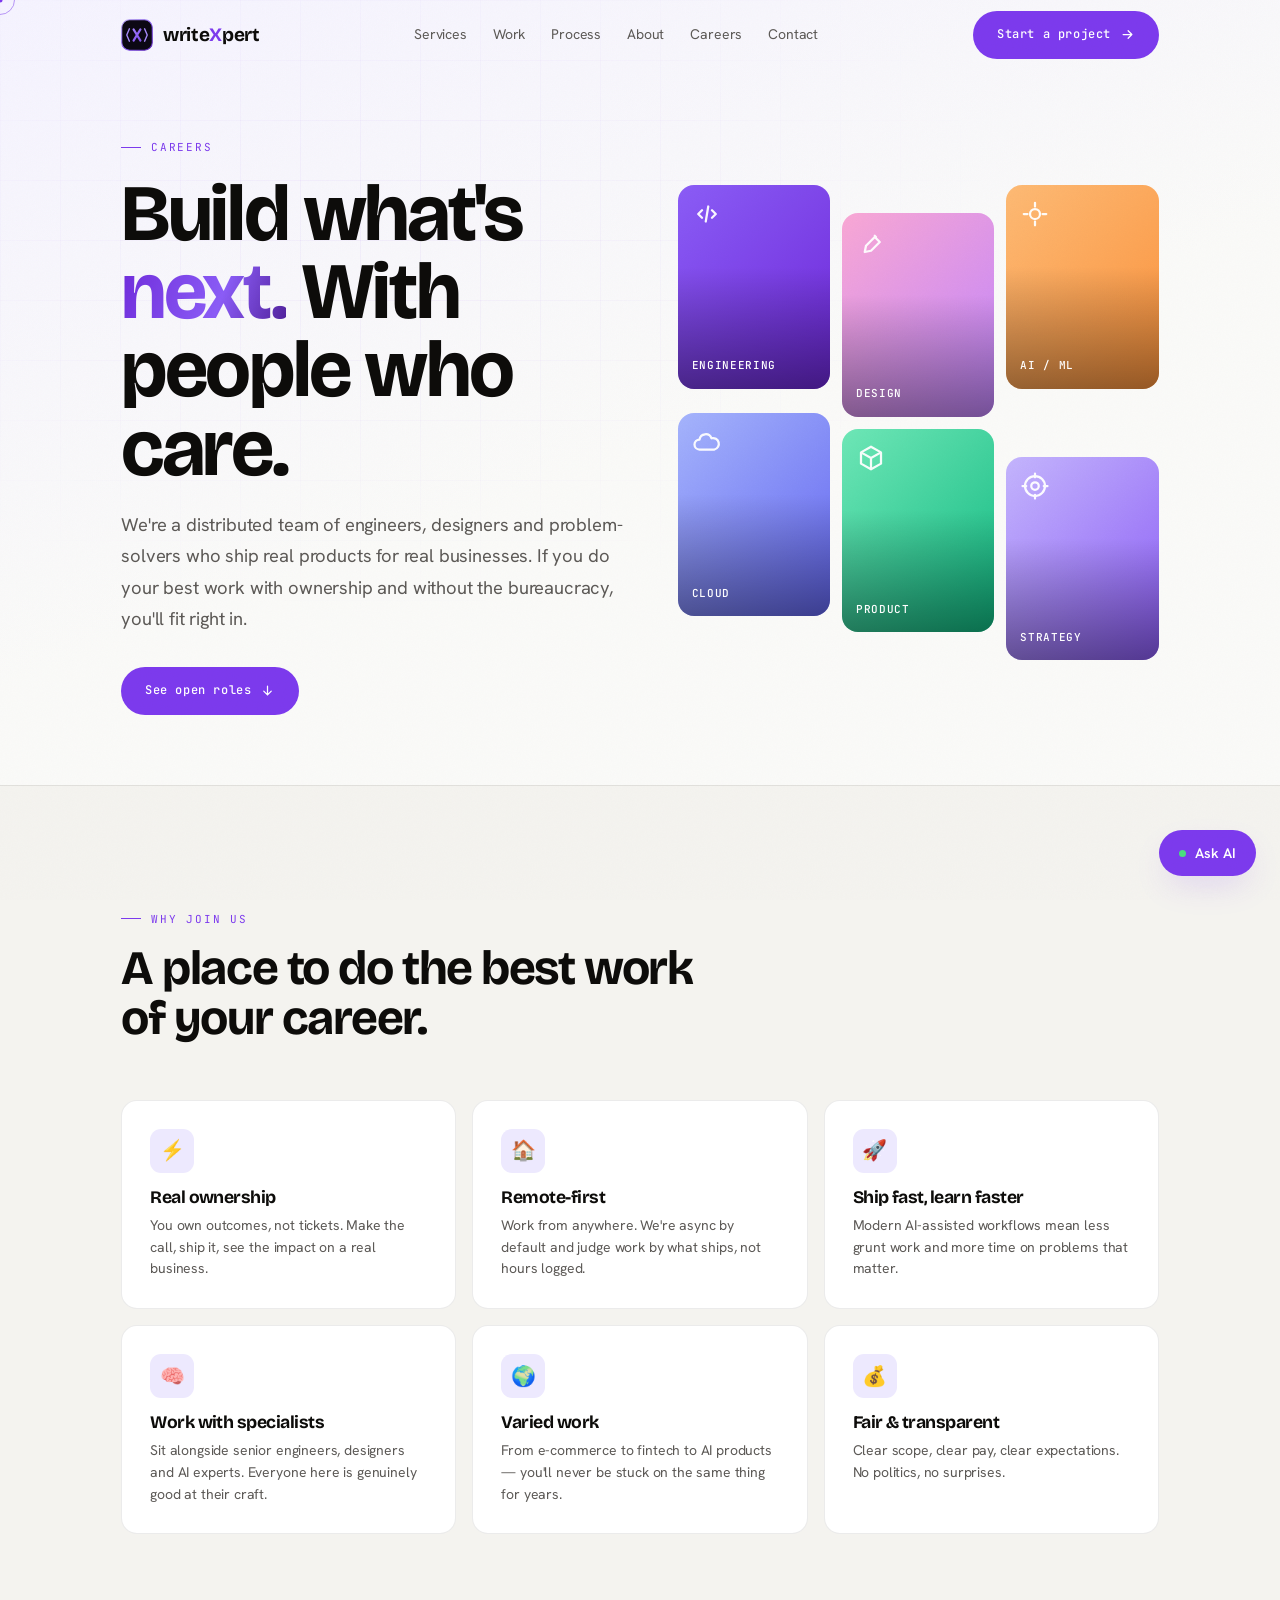
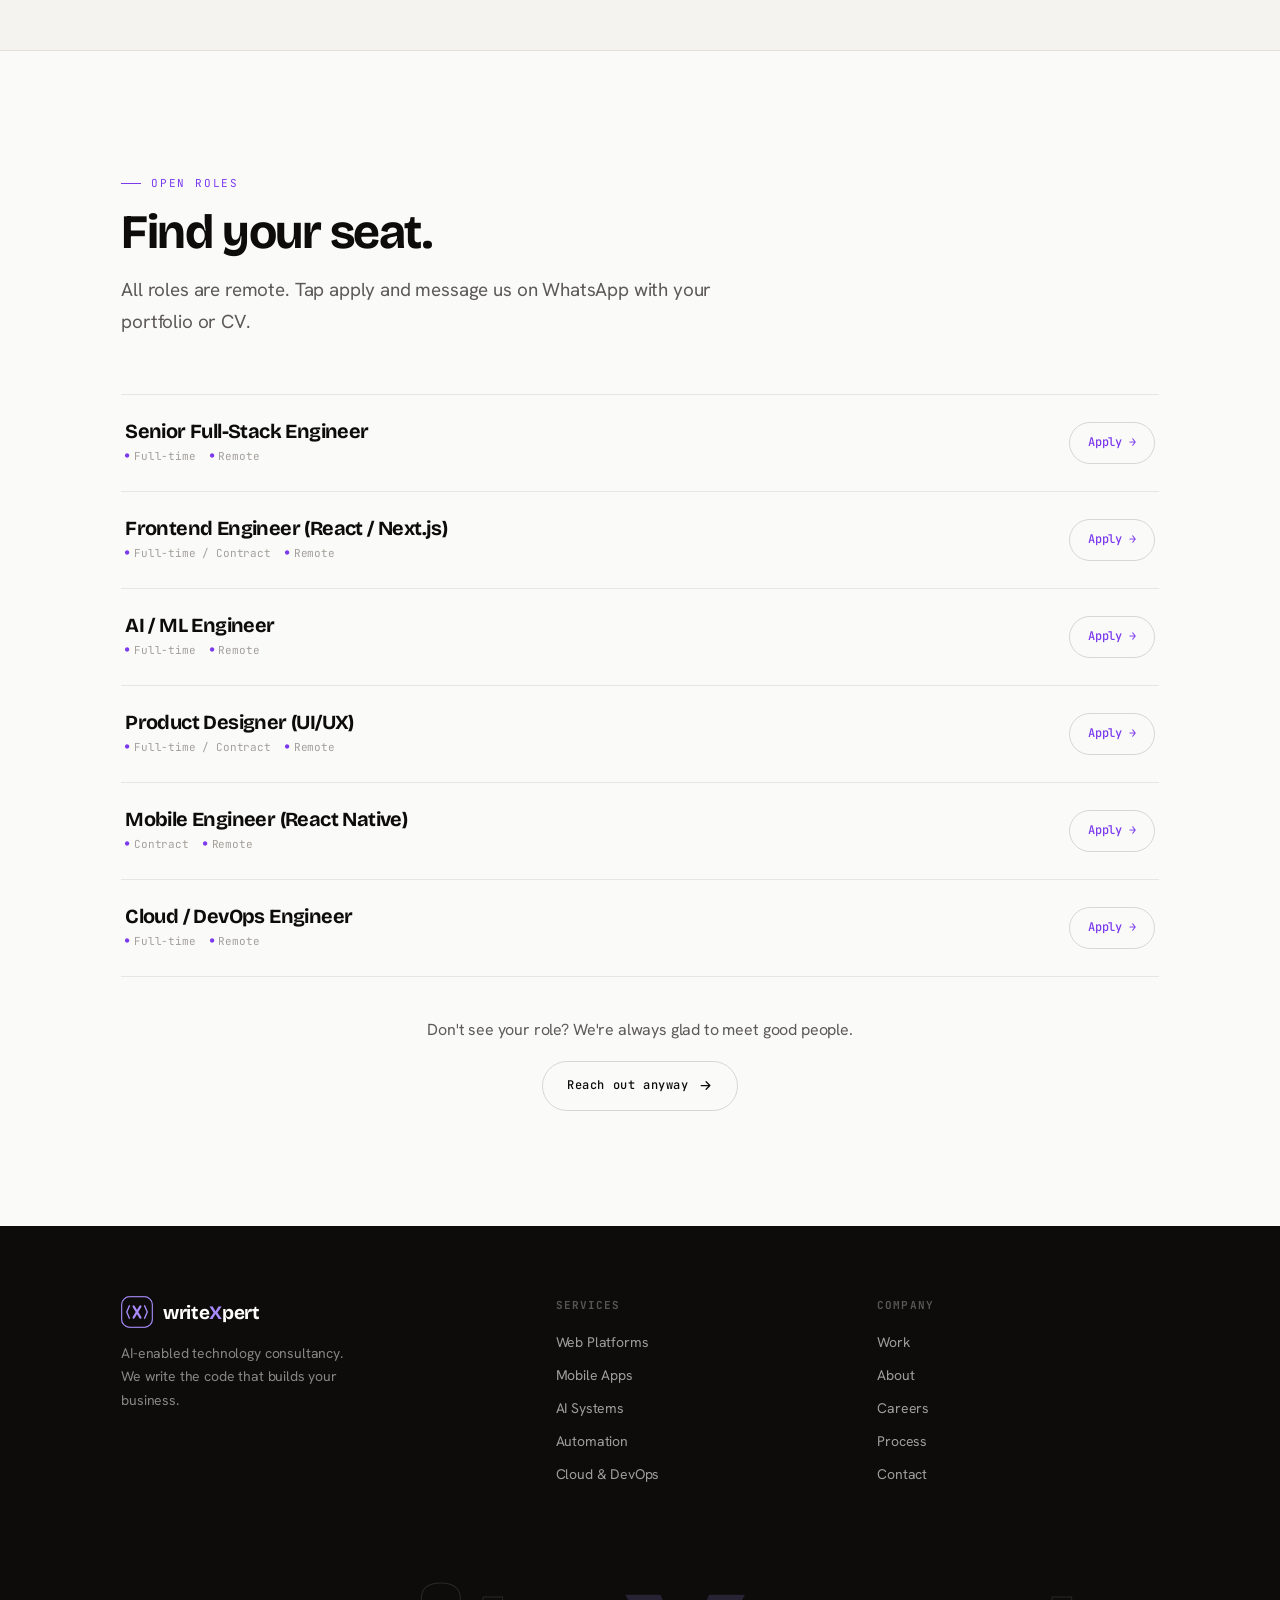
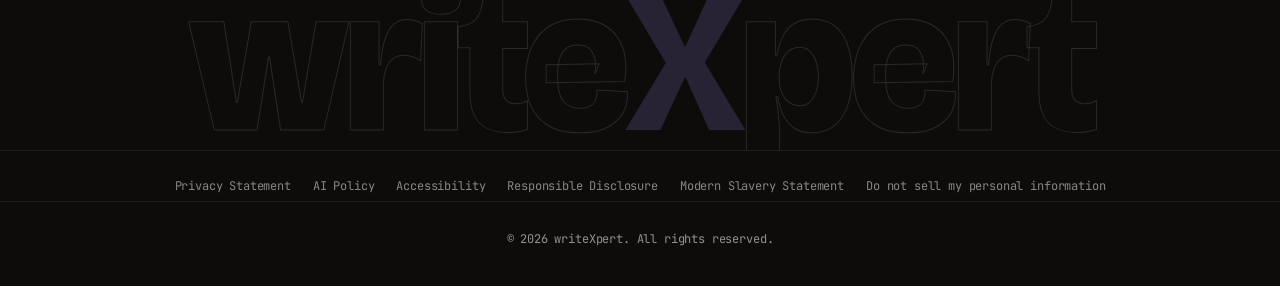
<file: careers.html>
<!DOCTYPE html>
<html lang="en">
<head>
<meta charset="UTF-8"/>
<meta name="viewport" content="width=device-width, initial-scale=1"/>
<meta name="theme-color" content="#FAFAF8"/>
<title>Careers — writeXpert</title>
<meta name="description" content="Join writeXpert — a distributed team of engineers, designers and AI specialists building real products for businesses. Remote-first roles, real ownership."/>
<link rel="canonical" href="https://writexpert.com/careers.html"/>
<meta property="og:type" content="website"/>
<meta property="og:url" content="https://writexpert.com/careers.html"/>
<meta property="og:title" content="Careers — writeXpert"/>
<meta property="og:description" content="Remote-first roles for engineers, designers and AI specialists who ship real products."/>
<meta property="og:image" content="https://writexpert.com/og.png"/>
<meta name="twitter:card" content="summary_large_image"/>
<link rel="icon" href="/favicon.svg" type="image/svg+xml"/>
<link rel="apple-touch-icon" href="/apple-touch-icon.png"/>
<link rel="preconnect" href="https://fonts.googleapis.com"/>
<link rel="preconnect" href="https://fonts.gstatic.com" crossorigin/>
<style>
/* ============================================================
   writeXpert — Clean Light Design System (v2)
   ============================================================ */

@import url('https://fonts.googleapis.com/css2?family=Bricolage+Grotesque:opsz,wght@12..96,400..800&family=Hanken+Grotesk:wght@400;500;600&family=JetBrains+Mono:wght@400;500&display=swap');

:root {
  /* canvas */
  --bg:        #FAFAF8;
  --bg-2:      #F4F3EF;
  --surface:   #FFFFFF;
  --surface-2: #F0EFE9;
  --line:      rgba(0,0,0,0.08);
  --line-2:    rgba(0,0,0,0.14);

  /* text */
  --text:      #0D0C0A;
  --dim:       #5C5956;
  --faint:     #A39F9A;

  /* brand violet */
  --violet:        #7C3AED;
  --violet-bright: #6D28D9;
  --violet-soft:   #8B5CF6;
  --violet-light:  #EDE9FE;
  --violet-deep:   #4C1D95;
  --glow:          rgba(124,58,237,0.18);

  /* type */
  --display: 'Bricolage Grotesque', sans-serif;
  --body:    'Hanken Grotesk', sans-serif;
  --mono:    'JetBrains Mono', monospace;

  /* layout */
  --maxw: 1140px;
  --pad: clamp(20px, 4vw, 60px);
  --r: 14px;
  --ease: cubic-bezier(0.16, 1, 0.3, 1);
}

* { margin: 0; padding: 0; box-sizing: border-box; }
html { scroll-behavior: smooth; -webkit-text-size-adjust: 100%; }
body {
  background: var(--bg);
  color: var(--text);
  font-family: var(--body);
  font-size: 16px;
  line-height: 1.65;
  letter-spacing: -0.01em;
  overflow-x: hidden;
  -webkit-font-smoothing: antialiased;
}
a { color: inherit; text-decoration: none; }
img { max-width: 100%; display: block; }
ul { list-style: none; }
button { font-family: inherit; cursor: pointer; border: none; background: none; }
::selection { background: var(--violet); color: #fff; }

/* ---------- layout ---------- */
.wrap { max-width: var(--maxw); margin: 0 auto; padding-left: var(--pad); padding-right: var(--pad); }
.section { padding: clamp(64px, 9vw, 120px) 0; position: relative; }

.eyebrow {
  font-family: var(--mono);
  font-size: 11px;
  letter-spacing: 0.16em;
  text-transform: uppercase;
  color: var(--violet);
  display: inline-flex;
  align-items: center;
  gap: 10px;
}
.eyebrow::before { content: ""; width: 20px; height: 1px; background: var(--violet); }

/* ---------- typography ---------- */
h1,h2,h3,h4 { font-family: var(--display); font-weight: 700; line-height: 1.04; letter-spacing: -0.03em; }
.h1 { font-size: clamp(2.4rem, 6.5vw, 4.8rem); }
.h2 { font-size: clamp(1.8rem, 4vw, 3rem); }
.h3 { font-size: clamp(1.15rem, 2vw, 1.5rem); }
.lead { font-size: clamp(1rem, 1.5vw, 1.18rem); color: var(--dim); max-width: 56ch; line-height: 1.7; }
.grad-text {
  background: linear-gradient(110deg, var(--violet-bright) 0%, var(--violet-soft) 60%, var(--violet-deep) 100%);
  -webkit-background-clip: text; background-clip: text; color: transparent;
}

/* ---------- buttons ---------- */
.btn {
  display: inline-flex; align-items: center; gap: 9px;
  padding: 14px 24px; border-radius: 100px;
  font-family: var(--mono); font-size: 12px;
  letter-spacing: 0.05em; font-weight: 500;
  transition: transform .35s var(--ease), box-shadow .35s var(--ease), background .25s;
  will-change: transform;
}
.btn svg { width: 15px; height: 15px; transition: transform .3s var(--ease); }
.btn-primary {
  background: var(--violet); color: #fff;
  box-shadow: 0 0 0 0 var(--glow);
}
.btn-primary:hover { box-shadow: 0 10px 32px -6px var(--glow); background: var(--violet-bright); }
.btn-primary:hover svg { transform: translateX(3px); }
.btn-ghost {
  border: 1.5px solid var(--line-2); color: var(--text);
  background: transparent;
}
.btn-ghost:hover { border-color: var(--violet); color: var(--violet); background: var(--violet-light); }

/* ---------- navbar ---------- */
.nav {
  position: fixed; top: 0; left: 0; right: 0; z-index: 100;
  transition: background .4s, border-color .4s, backdrop-filter .4s;
  border-bottom: 1px solid transparent;
}
.nav.scrolled {
  background: rgba(250,250,248,0.88);
  backdrop-filter: blur(18px) saturate(120%);
  border-bottom: 1px solid var(--line);
}
.nav-inner { display: flex; align-items: center; justify-content: space-between; height: 70px; }
.nav-links { display: flex; align-items: center; gap: 30px; }
.nav-links a { font-size: 14px; color: var(--dim); transition: color .2s; position: relative; }
.nav-links a:hover { color: var(--text); }
.nav-right { display: flex; align-items: center; gap: 16px; }
.nav-toggle { display: none; width: 26px; height: 16px; position: relative; }
.nav-toggle span { position: absolute; left: 0; width: 100%; height: 2px; background: var(--text); transition: .3s var(--ease); border-radius: 2px; }
.nav-toggle span:nth-child(1){ top: 0; }
.nav-toggle span:nth-child(2){ top: 7px; }
.nav-toggle span:nth-child(3){ top: 14px; }
body.menu-open .nav-toggle span:nth-child(1){ top: 7px; transform: rotate(45deg); }
body.menu-open .nav-toggle span:nth-child(2){ opacity: 0; }
body.menu-open .nav-toggle span:nth-child(3){ top: 7px; transform: rotate(-45deg); }

/* logo */
.logo { display: flex; align-items: center; gap: 10px; }
.logo .mark { width: 32px; height: 32px; flex: none; }
.logo .word { font-family: var(--display); font-weight: 700; font-size: 19px; letter-spacing: -0.02em; color: var(--text); }
.logo .word b { color: var(--violet); font-weight: 700; }

/* ---------- hero ---------- */
.hero {
  position: relative; min-height: 92svh; display: flex; align-items: center;
  padding-top: 80px; overflow: hidden;
  background: linear-gradient(160deg, #F5F3FF 0%, var(--bg) 45%, var(--bg-2) 100%);
}
.hero-bg { position: absolute; inset: 0; z-index: 0; }
.hero-grid {
  position: absolute; inset: -2px;
  background-image:
    linear-gradient(rgba(124,58,237,0.06) 1px, transparent 1px),
    linear-gradient(90deg, rgba(124,58,237,0.06) 1px, transparent 1px);
  background-size: 60px 60px;
  mask-image: radial-gradient(ellipse 80% 70% at 20% 30%, #000 20%, transparent 70%);
  -webkit-mask-image: radial-gradient(ellipse 80% 70% at 20% 30%, #000 20%, transparent 70%);
}
.hero-blob {
  position: absolute; width: 700px; height: 700px; border-radius: 50%;
  background: radial-gradient(circle, rgba(124,58,237,0.1), transparent 65%);
  top: -300px; right: -200px; filter: blur(50px);
  animation: bfloat 16s ease-in-out infinite;
}
@keyframes bfloat { 0%,100%{ transform: translateY(0);} 50%{ transform: translateY(30px);} }

.hero-inner { position: relative; z-index: 2; max-width: 860px; }
.hero h1 { margin: 20px 0 22px; }
.hero .lead { font-size: clamp(1.05rem, 1.6vw, 1.22rem); max-width: 52ch; color: var(--dim); }
.hero-cta { display: flex; gap: 12px; margin-top: 34px; flex-wrap: wrap; }
.hero-meta { display: flex; gap: 48px; margin-top: 56px; flex-wrap: wrap; padding-top: 40px; border-top: 1px solid var(--line); }
.hero-meta .num { font-family: var(--display); font-size: 2rem; font-weight: 700; color: var(--text); }
.hero-meta .lbl { font-family: var(--mono); font-size: 10px; letter-spacing: 0.1em; text-transform: uppercase; color: var(--faint); margin-top: 2px; }

/* ---------- marquee ---------- */
.marquee { border-top: 1px solid var(--line); border-bottom: 1px solid var(--line); padding: 22px 0; overflow: hidden; background: var(--surface); }
.marquee-track { display: flex; gap: 56px; white-space: nowrap; width: max-content; animation: scroll 30s linear infinite; }
.marquee:hover .marquee-track { animation-play-state: paused; }
.marquee-track span { font-family: var(--mono); font-size: 12px; color: var(--faint); letter-spacing: 0.08em; display: inline-flex; align-items: center; gap: 10px; }
.marquee-track span::before { content: "◇"; color: var(--violet); font-size: 9px; }
@keyframes scroll { to { transform: translateX(-50%); } }

/* ---------- section head ---------- */
.shead { max-width: 600px; margin-bottom: 56px; }
.shead h2 { margin: 16px 0 16px; }
.shead.center { margin-left: auto; margin-right: auto; text-align: center; }
.shead.center .eyebrow { justify-content: center; }

/* ---------- service cards ---------- */
.cards { display: grid; grid-template-columns: repeat(3, 1fr); gap: 14px; }
.card {
  position: relative; padding: 30px 26px; border-radius: var(--r);
  border: 1.5px solid var(--line); background: var(--surface);
  overflow: hidden; transition: border-color .3s var(--ease), transform .3s var(--ease), box-shadow .3s var(--ease);
  display: flex; flex-direction: column;
}
.card:hover { border-color: var(--violet); transform: translateY(-3px); box-shadow: 0 12px 40px -10px var(--glow); }
.card .ico { width: 42px; height: 42px; border-radius: 10px; display: grid; place-items: center; background: var(--violet-light); color: var(--violet); margin-bottom: 18px; flex: none; }
.card .ico svg { width: 20px; height: 20px; }
.card h3 { font-size: 1.12rem; margin-bottom: 9px; }
.card p { color: var(--dim); font-size: 14px; line-height: 1.6; }
.card .idx { position: absolute; top: 22px; right: 22px; font-family: var(--mono); font-size: 11px; color: var(--faint); }

/* ---------- process ---------- */
.steps { display: grid; grid-template-columns: repeat(5, 1fr); gap: 0; position: relative; }
.step { padding: 0 18px; position: relative; }
.step:not(:last-child)::after {
  content: ""; position: absolute; top: 21px; left: calc(50% + 22px);
  width: calc(100% - 22px); height: 1px;
  background: linear-gradient(90deg, var(--line-2), var(--line));
}
.step .dot {
  width: 42px; height: 42px; border-radius: 50%;
  border: 1.5px solid var(--violet); display: grid; place-items: center;
  font-family: var(--mono); font-size: 12px; color: var(--violet);
  background: var(--surface); position: relative; z-index: 1; margin-bottom: 20px;
}
.step h4 { font-size: 0.95rem; margin-bottom: 7px; }
.step p { font-size: 13px; color: var(--dim); line-height: 1.5; }

/* ---------- work cards ---------- */
.work-grid { display: grid; grid-template-columns: 1fr 1fr; gap: 14px; }
.work-card {
  border-radius: var(--r); border: 1.5px solid var(--line); overflow: hidden;
  background: var(--surface); padding: 34px 30px; min-height: 290px;
  display: flex; flex-direction: column;
  transition: transform .4s var(--ease), border-color .3s, box-shadow .4s;
}
.work-card:hover { transform: translateY(-4px); border-color: var(--violet); box-shadow: 0 12px 40px -10px var(--glow); }
.work-card .sector { font-family: var(--mono); font-size: 11px; letter-spacing: 0.1em; text-transform: uppercase; color: var(--violet); }
.work-card h3 { font-size: 1.4rem; margin: 12px 0 10px; max-width: 22ch; }
.work-card p { color: var(--dim); font-size: 14px; margin-bottom: auto; }
.work-card .metrics { display: flex; gap: 32px; margin-top: 28px; padding-top: 22px; border-top: 1px solid var(--line); flex-wrap: wrap; }
.work-card .metrics .num { font-family: var(--display); font-size: 1.6rem; font-weight: 700; color: var(--text); }
.work-card .metrics .lbl { font-family: var(--mono); font-size: 10px; color: var(--faint); text-transform: uppercase; letter-spacing: 0.08em; }

/* ---------- why us ---------- */
.why-grid { display: grid; grid-template-columns: repeat(3,1fr); gap: 1px; background: var(--line); border: 1.5px solid var(--line); border-radius: var(--r); overflow: hidden; }
.why-item { background: var(--surface); padding: 32px 28px; transition: background .3s; }
.why-item:hover { background: var(--bg-2); }
.why-item .n { font-family: var(--mono); font-size: 11px; color: var(--violet); }
.why-item h4 { font-size: 1.05rem; margin: 13px 0 8px; }
.why-item p { color: var(--dim); font-size: 14px; line-height: 1.55; }

/* ---------- about ---------- */
.about { display: grid; grid-template-columns: 1.1fr 0.9fr; gap: 60px; align-items: start; }
.about .lead { margin: 18px 0; font-size: 1.1rem; color: var(--text); }
.about p.muted { margin-bottom: 16px; font-size: 15px; color: var(--dim); }
.about-panel { border: 1.5px solid var(--line); border-radius: var(--r); padding: 30px; background: var(--bg-2); }
.about-panel .row { display: flex; justify-content: space-between; padding: 14px 0; border-bottom: 1px solid var(--line); gap: 16px; }
.about-panel .row:last-child { border-bottom: none; }
.about-panel .row .k { font-family: var(--mono); font-size: 11px; color: var(--faint); text-transform: uppercase; letter-spacing: 0.08em; white-space: nowrap; }
.about-panel .row .v { font-weight: 600; font-size: 14px; text-align: right; }

/* ---------- testimonials ---------- */
.tgrid { display: grid; grid-template-columns: repeat(3,1fr); gap: 14px; }
.tcard { border: 1.5px solid var(--line); border-radius: var(--r); padding: 28px; background: var(--surface); transition: box-shadow .3s; }
.tcard:hover { box-shadow: 0 8px 30px -8px var(--glow); border-color: var(--violet); }
.tcard .quote { font-size: 15px; color: var(--dim); line-height: 1.7; margin-bottom: 22px; font-style: italic; }
.tcard .who { display: flex; align-items: center; gap: 12px; }
.tcard .ava { width: 38px; height: 38px; border-radius: 50%; background: var(--violet); display: grid; place-items: center; font-family: var(--display); font-weight: 700; font-size: 14px; color:#fff; flex: none; }
.tcard .who .nm { font-weight: 600; font-size: 14px; }
.tcard .who .rl { font-size: 12px; color: var(--faint); }
.stars { color: var(--violet); font-size: 12px; letter-spacing: 2px; margin-bottom: 16px; }

/* ---------- cta band (dark) ---------- */
.cta-band {
  position: relative; border-radius: 20px; overflow: hidden;
  padding: clamp(44px,7vw,80px); text-align: center;
  background: var(--violet-deep); color: #fff;
}
.cta-band h2 { color: #fff; margin-bottom: 16px; }
.cta-band p { color: rgba(255,255,255,0.72); max-width: 48ch; margin: 0 auto 32px; }
.cta-band .hero-cta { justify-content: center; }
.cta-band .btn-primary { background: #fff; color: var(--violet-deep); }
.cta-band .btn-primary:hover { background: var(--violet-light); color: var(--violet-deep); }
.cta-band .btn-ghost { border-color: rgba(255,255,255,0.3); color: #fff; background: rgba(255,255,255,0.06); }
.cta-band .btn-ghost:hover { background: rgba(255,255,255,0.12); border-color: rgba(255,255,255,0.5); }
.cta-band::before {
  content: ""; position: absolute; inset: 0;
  background: radial-gradient(ellipse 80% 60% at 50% 0%, rgba(139,92,246,0.4), transparent 70%);
}
.cta-band > * { position: relative; z-index: 1; }

/* ---------- contact ---------- */
.contact-grid { display: grid; grid-template-columns: 0.9fr 1.1fr; gap: 50px; }
.contact-methods { display: flex; flex-direction: column; gap: 12px; }
.cmethod { display: flex; gap: 14px; align-items: flex-start; padding: 20px; border: 1.5px solid var(--line); border-radius: 12px; background: var(--surface); transition: border-color .3s, transform .3s; }
.cmethod:hover { border-color: var(--violet); transform: translateX(3px); }
.cmethod .ci { width: 38px; height: 38px; border-radius: 9px; background: var(--violet-light); color: var(--violet); display: grid; place-items: center; flex: none; }
.cmethod .ci svg { width: 18px; height: 18px; }
.cmethod h4 { font-family: var(--body); font-weight: 600; font-size: 14px; margin-bottom: 2px; }
.cmethod p { font-size: 12px; color: var(--faint); }
.cmethod .val { color: var(--violet); font-size: 13px; font-family: var(--mono); margin-top: 5px; display: inline-block; }

.form { border: 1.5px solid var(--line); border-radius: var(--r); padding: 30px; background: var(--surface); }
.field { margin-bottom: 16px; }
.field label { display: block; font-family: var(--mono); font-size: 11px; letter-spacing: 0.06em; text-transform: uppercase; color: var(--faint); margin-bottom: 7px; }
.field input, .field textarea, .field select {
  width: 100%; background: var(--bg); border: 1.5px solid var(--line); border-radius: 9px;
  padding: 12px 14px; color: var(--text); font-family: var(--body); font-size: 14px; transition: border-color .2s;
}
.field input:focus, .field textarea:focus, .field select:focus { outline: none; border-color: var(--violet); background: #fff; }
.field textarea { resize: vertical; min-height: 100px; }
.field-row { display: grid; grid-template-columns: 1fr 1fr; gap: 12px; }
.form .btn { width: 100%; justify-content: center; margin-top: 6px; }

/* ---------- footer (dark) ---------- */
.footer { background: #0D0C0A; color: rgba(255,255,255,0.7); padding: 70px 0 36px; }
.footer-top { display: grid; grid-template-columns: 1.4fr 1fr 1fr; gap: 40px; margin-bottom: 50px; }
.footer h5 { font-family: var(--mono); font-size: 11px; letter-spacing: 0.1em; text-transform: uppercase; color: rgba(255,255,255,0.3); margin-bottom: 16px; }
.footer-col a, .footer-col p { display: block; color: rgba(255,255,255,0.55); font-size: 14px; margin-bottom: 10px; transition: color .2s; }
.footer-col a:hover { color: rgba(255,255,255,0.9); }
.footer-brand p { color: rgba(255,255,255,0.5); font-size: 14px; max-width: 30ch; margin: 14px 0; }
.footer .logo .word { color: #fff; }
.footer .logo .word b { color: #A78BFA; }
.footer .mark rect { stroke: #A78BFA; fill: #0D0C0A; }
.footer .mark path { stroke: #A78BFA; }
.footer-bottom { display: flex; justify-content: space-between; padding-top: 28px; border-top: 1px solid rgba(255,255,255,0.08); font-size: 12px; color: rgba(255,255,255,0.3); flex-wrap: wrap; gap: 10px; font-family: var(--mono); }

/* ---------- page hero (inner pages) ---------- */
.page-hero {
  padding: 140px 0 60px; position: relative; overflow: hidden;
  background: linear-gradient(160deg, #F5F3FF 0%, var(--bg) 50%);
}
.page-hero::before {
  content: ""; position: absolute; inset: 0;
  background-image: linear-gradient(rgba(124,58,237,0.06) 1px, transparent 1px), linear-gradient(90deg, rgba(124,58,237,0.06) 1px, transparent 1px);
  background-size: 60px 60px;
  mask-image: radial-gradient(ellipse 80% 80% at 50% 0%, #000 30%, transparent 75%);
  -webkit-mask-image: radial-gradient(ellipse 80% 80% at 50% 0%, #000 30%, transparent 75%);
}
.page-hero > .wrap { position: relative; z-index: 2; }
.page-hero h1 { font-size: clamp(2.2rem, 5.5vw, 3.8rem); margin: 18px 0 18px; max-width: 18ch; }

/* ---------- reveal ---------- */
.reveal { opacity: 0; transform: translateY(22px); transition: opacity .8s var(--ease), transform .8s var(--ease); }
.reveal.in { opacity: 1; transform: none; }
.reveal[data-d="1"]{ transition-delay: .07s;} .reveal[data-d="2"]{ transition-delay: .14s;}
.reveal[data-d="3"]{ transition-delay: .21s;} .reveal[data-d="4"]{ transition-delay: .28s;}
.reveal[data-d="5"]{ transition-delay: .35s;}

/* ---------- custom cursor ---------- */
.cursor-dot, .cursor-ring { position: fixed; top: 0; left: 0; border-radius: 50%; pointer-events: none; z-index: 10000; }
.cursor-dot { width: 5px; height: 5px; background: var(--violet); transform: translate(-50%,-50%); }
.cursor-ring { width: 30px; height: 30px; border: 1.5px solid rgba(124,58,237,0.5); transform: translate(-50%,-50%); transition: width .25s, height .25s; }
.cursor-ring.hover { width: 46px; height: 46px; background: rgba(124,58,237,0.06); }
@media (hover: none) { .cursor-dot, .cursor-ring { display: none; } }

/* ---------- mobile ---------- */
@media (max-width: 900px) {
  .cards, .tgrid, .why-grid { grid-template-columns: 1fr 1fr; }
  .work-grid, .about, .contact-grid { grid-template-columns: 1fr; }
  .field-row { grid-template-columns: 1fr; }
  .steps { grid-template-columns: 1fr 1fr; gap: 28px 12px; }
  .step:not(:last-child)::after { display: none; }
  .footer-top { grid-template-columns: 1fr 1fr; gap: 28px; }
  .nav-links {
    position: fixed; inset: 70px 0 auto 0; flex-direction: column; gap: 0;
    background: rgba(250,250,248,0.97); backdrop-filter: blur(20px);
    padding: 16px var(--pad) 28px; border-bottom: 1px solid var(--line);
    transform: translateY(-120%); transition: transform .4s var(--ease); align-items: flex-start;
  }
  body.menu-open .nav-links { transform: translateY(0); }
  .nav-links a { padding: 14px 0; width: 100%; border-bottom: 1px solid var(--line); font-size: 16px; color: var(--text); }
  .nav-toggle { display: block; }
  .nav-right .btn { display: none; }
  .hero-meta { gap: 24px; }
  .about { gap: 28px; }
}
@media (max-width: 560px) {
  .cards, .tgrid, .why-grid { grid-template-columns: 1fr; }
  .footer-top { grid-template-columns: 1fr; }
  .steps { grid-template-columns: 1fr; }
}
@media (prefers-reduced-motion: reduce) {
  * { animation: none !important; transition: none !important; }
  .reveal { opacity: 1; transform: none; }
}

/* ============================================================
   v4 — creative polish
   ============================================================ */

/* grain texture (subtle warmth on light) */
body::after {
  content: ""; position: fixed; inset: 0; pointer-events: none; z-index: 9998;
  opacity: 0.025; mix-blend-mode: multiply;
  background-image: url("data:image/svg+xml,%3Csvg xmlns='http://www.w3.org/2000/svg' width='140' height='140'%3E%3Cfilter id='n'%3E%3CfeTurbulence type='fractalNoise' baseFrequency='0.8' numOctaves='3'/%3E%3C/filter%3E%3Crect width='100%25' height='100%25' filter='url(%23n)'/%3E%3C/svg%3E");
}

/* scroll progress bar */
.scroll-progress {
  position: fixed; top: 0; left: 0; height: 2px; width: 0%;
  background: linear-gradient(90deg, var(--violet), var(--violet-soft));
  z-index: 200; transition: width .1s linear;
}

/* hero two-column layout */
.hero-layout {
  display: grid; grid-template-columns: 1fr 0.92fr; gap: 40px;
  align-items: center; padding-top: 24px;
}
.hero-left { position: relative; z-index: 2; }
.hero .hero-layout h1 { margin: 18px 0 22px; }
.hero-blob.two {
  width: 480px; height: 480px; top: auto; bottom: -240px; left: -160px; right: auto;
  background: radial-gradient(circle, rgba(139,92,246,0.12), transparent 65%);
  animation-delay: -7s;
}

/* hero visual */
.hero-visual { position: relative; z-index: 2; min-height: 380px; display: flex; align-items: center; justify-content: center; }
.hv-float { position: relative; width: 100%; max-width: 420px; will-change: transform; }

.hv-card {
  background: #fff; border: 1px solid var(--line); border-radius: 16px; overflow: hidden;
  box-shadow: 0 30px 70px -18px rgba(76,29,149,0.22), 0 8px 24px -8px rgba(0,0,0,0.08);
}
.hv-card-top { background: #F4F3EF; padding: 11px 14px; display: flex; align-items: center; gap: 6px; border-bottom: 1px solid var(--line); }
.hv-dot { width: 9px; height: 9px; border-radius: 50%; background: #d4d2cc; }
.hv-dot:nth-child(1){ background:#ff5f57;} .hv-dot:nth-child(2){ background:#febc2e;} .hv-dot:nth-child(3){ background:#28c840;}
.hv-url { margin-left: 8px; font-family: var(--mono); font-size: 10px; color: var(--faint); }
.hv-body { padding: 20px; }
.hv-row { display: flex; justify-content: space-between; align-items: flex-start; margin-bottom: 16px; }
.hv-eyebrow { font-family: var(--mono); font-size: 9px; letter-spacing: 0.1em; text-transform: uppercase; color: var(--faint); }
.hv-big { font-family: var(--display); font-size: 1.35rem; font-weight: 700; margin-top: 2px; }
.hv-badge { display: inline-flex; align-items: center; gap: 6px; font-family: var(--mono); font-size: 11px; color: #16a34a; background: rgba(34,197,94,0.1); padding: 5px 10px; border-radius: 20px; }
.hv-pulse { width: 7px; height: 7px; border-radius: 50%; background: #22c55e; box-shadow: 0 0 0 0 rgba(34,197,94,0.5); animation: pulse 2s infinite; }
@keyframes pulse { 0%{box-shadow:0 0 0 0 rgba(34,197,94,0.5);} 70%{box-shadow:0 0 0 8px rgba(34,197,94,0);} 100%{box-shadow:0 0 0 0 rgba(34,197,94,0);} }
.hv-chart { height: 110px; margin-bottom: 16px; }
.hv-chart svg { width: 100%; height: 100%; }
#hv-line { stroke-dasharray: 600; stroke-dashoffset: 600; }
.hv-float.drawn #hv-line { transition: stroke-dashoffset 2s var(--ease); stroke-dashoffset: 0; }
.hv-kpis { display: grid; grid-template-columns: repeat(3,1fr); gap: 10px; }
.hv-kpi { background: var(--bg); border: 1px solid var(--line); border-radius: 10px; padding: 11px 12px; }
.hv-kpi-v { font-family: var(--display); font-size: 1.05rem; font-weight: 700; }
.hv-kpi-l { font-family: var(--mono); font-size: 9px; color: var(--faint); margin-top: 2px; text-transform: uppercase; letter-spacing: 0.05em; }

/* floating chips */
.hv-chip {
  position: absolute; background: #fff; border: 1px solid var(--line);
  border-radius: 12px; box-shadow: 0 14px 36px -12px rgba(0,0,0,0.18);
  display: flex; align-items: center; gap: 10px; padding: 11px 13px;
}
.hv-chip-deploy { top: -28px; right: -20px; animation: chipfloat 5s ease-in-out infinite; }
.hv-chip-code { bottom: -24px; left: -28px; animation: chipfloat 5s ease-in-out infinite 1.5s; }
.hv-chip-ico { width: 28px; height: 28px; border-radius: 8px; background: rgba(34,197,94,0.12); color: #16a34a; display: grid; place-items: center; font-size: 14px; font-weight: 700; }
.hv-chip-t { font-size: 12px; font-weight: 600; }
.hv-chip-s { font-family: var(--mono); font-size: 10px; color: var(--faint); }
.hv-code-line { font-family: var(--mono); font-size: 12px; color: var(--text); }
.hv-code-line b { color: var(--violet); }
@keyframes chipfloat { 0%,100%{ transform: translateY(0);} 50%{ transform: translateY(-9px);} }

/* hero meta -> 4 cols */
.hero-meta { display: flex; gap: 48px; }

/* richer service cards */
.card { padding-bottom: 54px; }
.card .idx { font-size: 28px; font-family: var(--display); font-weight: 700; color: var(--bg-2); top: 18px; right: 22px; line-height: 1; transition: color .3s; }
.card:hover .idx { color: var(--violet-light); }
.card-arrow {
  position: absolute; bottom: 24px; left: 26px;
  width: 32px; height: 32px; border-radius: 50%; border: 1.5px solid var(--line);
  display: grid; place-items: center; color: var(--violet);
  opacity: 0; transform: translateX(-6px); transition: opacity .3s var(--ease), transform .3s var(--ease), background .3s, border-color .3s;
}
.card-arrow svg { width: 14px; height: 14px; }
.card:hover .card-arrow { opacity: 1; transform: translateX(0); }
.card:hover .card-arrow { background: var(--violet); border-color: var(--violet); color: #fff; }

/* giant footer wordmark */
.footer-mega {
  font-family: var(--display); font-weight: 800;
  font-size: clamp(3.5rem, 16vw, 14rem); line-height: 0.85; letter-spacing: -0.04em;
  color: transparent; -webkit-text-stroke: 1px rgba(255,255,255,0.12);
  text-align: center; padding: 30px 0 0; overflow: hidden; user-select: none;
}
.footer-mega b { color: rgba(167,139,250,0.18); -webkit-text-stroke: 0; }

@media (max-width: 980px) {
  .hero-layout { grid-template-columns: 1fr; gap: 50px; }
  .hero-visual { min-height: 320px; max-width: 420px; }
  .hv-chip-deploy { right: 0; }
  .hv-chip-code { left: 0; }
}
@media (max-width: 600px) {
  .hero-visual { display: none; }
}

/* ============================================================
   v6 — craft showcase (real product designs) + footer fix
   ============================================================ */

/* footer bottom contrast fix */
.footer-bottom { color: rgba(255,255,255,0.55); }
.footer-col a { color: rgba(255,255,255,0.6); }

/* craft section — layered showcase */
.craft-section { overflow: hidden; }
.craft-showcase {
  position: relative; margin-top: 30px;
  min-height: 560px; display: flex; align-items: center; justify-content: center;
}
.craft-deco {
  position: absolute; inset: 0;
  background-image: radial-gradient(circle, var(--line-2) 1px, transparent 1px);
  background-size: 26px 26px;
  mask-image: radial-gradient(ellipse 60% 60% at 50% 50%, #000, transparent 75%);
  -webkit-mask-image: radial-gradient(ellipse 60% 60% at 50% 50%, #000, transparent 75%);
  opacity: 0.5;
}
.craft-cluster { position: relative; width: 100%; max-width: 1000px; height: 540px; }

/* shared device shadow */
.shot { position: absolute; box-shadow: 0 40px 90px -24px rgba(76,29,149,0.28), 0 12px 32px -10px rgba(0,0,0,0.12); transition: transform .5s var(--ease); }

/* --- e-commerce browser (back-left) --- */
.shot-store { width: 580px; left: 0; top: 40px; transform: rotate(-2deg); z-index: 1; border-radius: 14px; overflow: hidden; background: #fff; border: 1px solid var(--line); }
.shot-store:hover { transform: rotate(0) translateY(-6px); z-index: 4; }
.st-chrome { background: #EDEDED; padding: 9px 12px; display: flex; align-items: center; gap: 6px; }
.st-chrome .bc-bar { flex: 1; margin-left: 8px; background: #fff; border-radius: 5px; padding: 4px 10px; font-family: var(--mono); font-size: 10px; color: var(--faint); }
.st-top { display: flex; align-items: center; justify-content: space-between; padding: 14px 18px; border-bottom: 1px solid var(--line); }
.st-brand { font-family: var(--display); font-weight: 800; font-size: 16px; letter-spacing: 0.04em; }
.st-nav { display: flex; gap: 16px; font-size: 11px; color: var(--dim); }
.st-cart { font-size: 13px; position: relative; }
.st-cart::after { content: "3"; position: absolute; top: -6px; right: -8px; background: var(--violet); color: #fff; font-family: var(--mono); font-size: 8px; width: 14px; height: 14px; border-radius: 50%; display: grid; place-items: center; }
.st-banner { margin: 14px 18px; border-radius: 10px; padding: 16px 18px; background: linear-gradient(110deg, var(--violet), var(--violet-deep)); color: #fff; display: flex; align-items: center; justify-content: space-between; }
.st-banner-t { font-family: var(--display); font-weight: 700; font-size: 17px; }
.st-banner-s { font-size: 11px; opacity: 0.85; margin-top: 2px; }
.st-banner-btn { font-family: var(--mono); font-size: 10px; background: #fff; color: var(--violet-deep); padding: 7px 12px; border-radius: 20px; font-weight: 600; }
.st-grid { display: grid; grid-template-columns: repeat(3,1fr); gap: 12px; padding: 4px 18px 20px; }
.st-prod { border: 1px solid var(--line); border-radius: 10px; overflow: hidden; }
.st-img { aspect-ratio: 1/1; position: relative; }
.st-img.a { background: linear-gradient(135deg, #f9a8d4, #c084fc); }
.st-img.b { background: linear-gradient(135deg, #a5b4fc, #818cf8); }
.st-img.c { background: linear-gradient(135deg, #fdba74, #fb923c); }
.st-tag { position: absolute; top: 8px; left: 8px; font-family: var(--mono); font-size: 8px; background: rgba(255,255,255,0.9); padding: 3px 6px; border-radius: 5px; font-weight: 600; }
.st-info { padding: 9px 10px; }
.st-name { font-size: 11px; font-weight: 600; }
.st-price { display: flex; align-items: center; justify-content: space-between; margin-top: 4px; }
.st-price b { font-family: var(--display); font-size: 13px; }
.st-add { width: 22px; height: 22px; border-radius: 7px; background: var(--violet); color: #fff; display: grid; place-items: center; font-size: 13px; }

/* --- food delivery phone (front-center) --- */
.shot-food { width: 264px; right: 40px; top: 0; z-index: 3; }
.shot-food:hover { transform: translateY(-8px); z-index: 4; }
.food-phone { width: 100%; aspect-ratio: 9/19; border-radius: 38px; background: #111; padding: 11px 8px; border: 6px solid #1c1c1e; box-shadow: 0 40px 90px -24px rgba(0,0,0,0.4); }
.food-notch { width: 56px; height: 12px; background: #111; border-radius: 0 0 10px 10px; margin: 0 auto 8px; }
.food-screen { background: #fff; border-radius: 26px; height: calc(100% - 20px); overflow: hidden; display: flex; flex-direction: column; }
.food-head { padding: 13px 14px 10px; }
.food-loc { font-family: var(--mono); font-size: 8px; color: var(--faint); letter-spacing: 0.08em; text-transform: uppercase; }
.food-loc-v { font-size: 13px; font-weight: 700; margin-top: 1px; }
.food-search { margin-top: 10px; background: var(--bg-2); border-radius: 9px; padding: 8px 11px; font-size: 10px; color: var(--faint); display: flex; align-items: center; gap: 6px; }
.food-promo { margin: 4px 14px 12px; border-radius: 12px; background: linear-gradient(120deg, #fb923c, #ef4444); color: #fff; padding: 13px 14px; }
.food-promo-t { font-family: var(--display); font-weight: 700; font-size: 15px; }
.food-promo-s { font-size: 10px; opacity: 0.9; margin-top: 2px; }
.food-sec { font-size: 11px; font-weight: 700; padding: 0 14px 8px; }
.food-list { flex: 1; padding: 0 14px; display: flex; flex-direction: column; gap: 9px; overflow: hidden; }
.food-item { display: flex; gap: 10px; align-items: center; }
.food-thumb { width: 48px; height: 48px; border-radius: 11px; flex: none; display: grid; place-items: center; font-size: 22px; }
.food-thumb.a { background: linear-gradient(135deg, #fde68a, #fbbf24); }
.food-thumb.b { background: linear-gradient(135deg, #fecaca, #f87171); }
.food-thumb.c { background: linear-gradient(135deg, #bbf7d0, #4ade80); }
.food-meta { flex: 1; min-width: 0; }
.food-name { font-size: 11px; font-weight: 700; }
.food-sub { font-family: var(--mono); font-size: 8px; color: var(--faint); margin-top: 2px; }
.food-rating { display: inline-flex; align-items: center; gap: 3px; font-size: 9px; font-weight: 700; color: #16a34a; background: rgba(34,197,94,0.1); padding: 2px 6px; border-radius: 6px; margin-top: 5px; }
.food-price { font-family: var(--display); font-size: 12px; font-weight: 700; }
.food-nav { display: flex; justify-content: space-around; padding: 9px 0 6px; border-top: 1px solid var(--line); margin-top: 6px; }
.food-nav span { font-family: var(--mono); font-size: 8px; color: var(--faint); }
.food-nav span.on { color: #ef4444; font-weight: 700; }

/* --- floating accent chips --- */
.craft-chip {
  position: absolute; background: #fff; border: 1px solid var(--line);
  border-radius: 14px; box-shadow: 0 18px 44px -14px rgba(0,0,0,0.2);
  padding: 12px 15px; z-index: 5; display: flex; align-items: center; gap: 11px;
}
.craft-chip-order { top: -26px; right: 70px; animation: chipfloat 5s ease-in-out infinite; }
.craft-chip-rating { bottom: 40px; left: 20px; animation: chipfloat 5.5s ease-in-out infinite 1.2s; }
.cc-ico { width: 34px; height: 34px; border-radius: 10px; display: grid; place-items: center; font-size: 16px; flex: none; }
.cc-ico.green { background: rgba(34,197,94,0.12); }
.cc-ico.violet { background: var(--violet-light); }
.cc-t { font-size: 12px; font-weight: 700; }
.cc-s { font-family: var(--mono); font-size: 10px; color: var(--faint); margin-top: 1px; }

/* craft responsive: stack cleanly */
@media (max-width: 860px) {
  .craft-showcase { min-height: 0; }
  .craft-cluster { height: auto; display: flex; flex-direction: column; align-items: center; gap: 28px; max-width: 420px; }
  .shot { position: relative; transform: none !important; left: auto; right: auto; top: auto; }
  .shot-store { width: 100%; }
  .shot-food { width: 240px; }
  .craft-chip { display: none; }
  .craft-deco { display: none; }
}

/* v8 — footer center, remove phone, legal page */
.footer-bottom { justify-content: center; text-align: center; }
.legal { padding: 130px 0 80px; max-width: 820px; }
.legal h1 { font-size: clamp(2rem, 5vw, 3.2rem); margin-bottom: 10px; }
.legal .updated { font-family: var(--mono); font-size: 12px; color: var(--faint); margin-bottom: 40px; }
.legal h2 { font-size: 1.3rem; margin: 36px 0 12px; }
.legal p { color: var(--dim); margin-bottom: 14px; font-size: 15px; line-height: 1.75; }
.legal ul.bullets { margin: 0 0 14px 0; padding: 0; }
.legal ul.bullets li { color: var(--dim); font-size: 15px; line-height: 1.7; padding-left: 20px; position: relative; margin-bottom: 8px; }
.legal ul.bullets li::before { content: "—"; position: absolute; left: 0; color: var(--violet); }

/* ============================================================
   v9 — bento work showcase, careers page, modern elements
   ============================================================ */

/* nav: allow 6 items */
.nav-links { gap: 26px; }

/* ---------- WORK BENTO ---------- */
.bento { display: grid; grid-template-columns: repeat(3, 1fr); gap: 16px; }
.bento-card {
  position: relative; border: 1px solid var(--line); border-radius: 22px;
  background: linear-gradient(180deg, #fff, var(--bg-2));
  overflow: hidden; padding: 32px 30px; min-height: 400px;
  display: flex; flex-direction: column;
  transition: transform .4s var(--ease), box-shadow .4s var(--ease), border-color .3s;
}
.bento-card:hover { transform: translateY(-5px); border-color: var(--violet); box-shadow: 0 26px 60px -20px var(--glow); }
.bento-card.wide { grid-column: span 2; }
.bento-tag { font-family: var(--mono); font-size: 11px; letter-spacing: 0.1em; text-transform: uppercase; color: var(--violet); margin-bottom: 12px; }
.bento-card h3 { font-size: 1.4rem; line-height: 1.1; margin-bottom: 8px; max-width: 18ch; }
.bento-card .bento-sub { font-size: 14px; color: var(--dim); }
.bento-visual { margin-top: auto; padding-top: 24px; position: relative; }
.bento-particles {
  position: absolute; inset: 0; pointer-events: none;
  background-image: radial-gradient(circle, rgba(124,58,237,0.4) 1px, transparent 1px);
  background-size: 14px 14px;
  -webkit-mask-image: radial-gradient(ellipse 70% 80% at 80% 20%, #000, transparent 70%);
  mask-image: radial-gradient(ellipse 70% 80% at 80% 20%, #000, transparent 70%);
  opacity: 0.5;
}

/* agentic commerce mini */
.ac-chat { display: flex; flex-direction: column; gap: 8px; }
.ac-bubble { font-size: 12px; padding: 9px 12px; border-radius: 12px; max-width: 85%; line-height: 1.45; }
.ac-bubble.user { align-self: flex-end; background: var(--violet); color: #fff; border-bottom-right-radius: 3px; }
.ac-bubble.bot { align-self: flex-start; background: #fff; border: 1px solid var(--line); border-bottom-left-radius: 3px; }
.ac-products { display: grid; grid-template-columns: 1fr 1fr; gap: 8px; margin-top: 4px; }
.ac-prod { background: #fff; border: 1px solid var(--line); border-radius: 10px; padding: 10px; }
.ac-prod-img { aspect-ratio: 1.3/1; border-radius: 7px; margin-bottom: 7px; }
.ac-prod-img.a { background: linear-gradient(135deg, #93c5fd, #3b82f6); }
.ac-prod-img.b { background: linear-gradient(135deg, #1e293b, #334155); }
.ac-prod-n { font-size: 11px; font-weight: 600; }
.ac-prod-p { font-family: var(--display); font-size: 12px; font-weight: 700; }
.ac-buy { margin-top: 8px; background: var(--violet-light); color: var(--violet); text-align: center; padding: 9px; border-radius: 9px; font-size: 12px; font-weight: 600; }

/* payment card visual */
.pay-card {
  aspect-ratio: 1.6/1; border-radius: 16px; padding: 18px; position: relative; overflow: hidden;
  background: linear-gradient(125deg, #c084fc, #818cf8 45%, #fb923c);
  box-shadow: 0 20px 40px -14px rgba(124,58,237,0.4);
  display: flex; flex-direction: column; justify-content: space-between;
  transform: rotate(-4deg); transition: transform .4s var(--ease);
}
.bento-card:hover .pay-card { transform: rotate(0); }
.pay-card::after { content: ""; position: absolute; inset: 0; background: linear-gradient(110deg, transparent 30%, rgba(255,255,255,0.35) 50%, transparent 70%); }
.pay-chip { width: 36px; height: 26px; border-radius: 6px; background: linear-gradient(135deg, #fde68a, #f59e0b); position: relative; z-index: 1; }
.pay-wave { position: absolute; top: 20px; left: 60px; color: rgba(255,255,255,0.9); font-size: 16px; z-index: 1; }
.pay-bottom { display: flex; justify-content: space-between; align-items: flex-end; position: relative; z-index: 1; }
.pay-num { font-family: var(--mono); font-size: 12px; color: rgba(255,255,255,0.95); letter-spacing: 0.1em; }
.pay-visa { font-family: var(--display); font-weight: 800; font-size: 17px; font-style: italic; color: #fff; }

/* data / globe arc viz */
.arc-viz { height: 150px; position: relative; }
.arc-viz svg { width: 100%; height: 100%; overflow: visible; }

/* analytics mini */
.an-chart { display: flex; align-items: flex-end; gap: 6px; height: 90px; }
.an-bar { flex: 1; border-radius: 4px 4px 0 0; background: var(--violet-light); }
.an-bar.hi { background: var(--violet); }
.an-row { display: flex; justify-content: space-between; margin-bottom: 12px; }
.an-kpi { font-family: var(--display); font-size: 1.4rem; font-weight: 700; }
.an-kpi-l { font-family: var(--mono); font-size: 10px; color: var(--faint); text-transform: uppercase; }

/* mobile mini */
.mob-mini { width: 130px; margin: 0 auto; border-radius: 22px; background: #111; padding: 7px 5px; border: 4px solid #1c1c1e; }
.mob-screen { background: var(--bg); border-radius: 16px; padding: 9px; }
.mob-bar { height: 7px; border-radius: 4px; background: var(--violet); margin-bottom: 6px; }
.mob-bar.s { width: 60%; background: var(--line-2); }
.mob-thumb { aspect-ratio: 16/9; border-radius: 8px; background: linear-gradient(135deg, #f9a8d4, #c084fc); margin-bottom: 8px; }
.mob-line { height: 6px; border-radius: 3px; background: var(--line-2); margin-bottom: 5px; }
.mob-line.s { width: 70%; }

/* automation flow mini */
.flow { display: flex; align-items: center; gap: 8px; flex-wrap: wrap; }
.flow-node { background: #fff; border: 1px solid var(--line); border-radius: 9px; padding: 9px 12px; font-size: 11px; font-weight: 600; display: flex; align-items: center; gap: 6px; }
.flow-node .d { width: 7px; height: 7px; border-radius: 50%; background: var(--violet); }
.flow-arrow { color: var(--violet); font-size: 14px; }

@media (max-width: 880px) {
  .bento { grid-template-columns: 1fr 1fr; }
  .bento-card.wide { grid-column: span 2; }
}
@media (max-width: 560px) {
  .bento { grid-template-columns: 1fr; }
  .bento-card.wide { grid-column: span 1; }
  .bento-card { min-height: 340px; }
}

/* ---------- CAREERS ---------- */
.careers-hero { padding: 130px 0 70px; position: relative; overflow: hidden; background: linear-gradient(160deg, #F5F3FF, var(--bg) 55%); }
.careers-hero::before { content: ""; position: absolute; inset: 0; background-image: linear-gradient(rgba(124,58,237,0.05) 1px, transparent 1px), linear-gradient(90deg, rgba(124,58,237,0.05) 1px, transparent 1px); background-size: 60px 60px; -webkit-mask-image: radial-gradient(ellipse 70% 70% at 30% 30%, #000, transparent 70%); mask-image: radial-gradient(ellipse 70% 70% at 30% 30%, #000, transparent 70%); }
.careers-layout { display: grid; grid-template-columns: 1fr 0.95fr; gap: 50px; align-items: center; position: relative; z-index: 2; }
.careers-hero h1 { font-size: clamp(2.6rem, 6.5vw, 5rem); line-height: 0.98; margin: 18px 0 22px; }
.careers-hero .lead { font-size: 1.15rem; }
.careers-hero .hero-cta { margin-top: 32px; }

/* team mosaic */
.mosaic { display: grid; grid-template-columns: repeat(3, 1fr); gap: 12px; }
.mtile { border-radius: 16px; aspect-ratio: 3/4; position: relative; overflow: hidden; display: flex; align-items: flex-end; padding: 14px; color: #fff; }
.mtile span { position: relative; z-index: 1; font-family: var(--mono); font-size: 11px; letter-spacing: 0.06em; text-transform: uppercase; font-weight: 500; }
.mtile::after { content: ""; position: absolute; inset: 0; background: linear-gradient(180deg, transparent 40%, rgba(0,0,0,0.4)); }
.mtile.t1 { background: linear-gradient(135deg, #8b5cf6, #6d28d9); }
.mtile.t2 { background: linear-gradient(135deg, #f9a8d4, #c084fc); margin-top: 28px; }
.mtile.t3 { background: linear-gradient(135deg, #fdba74, #fb923c); }
.mtile.t4 { background: linear-gradient(135deg, #a5b4fc, #6366f1); margin-top: -16px; }
.mtile.t5 { background: linear-gradient(135deg, #6ee7b7, #10b981); }
.mtile.t6 { background: linear-gradient(135deg, #c4b5fd, #8b5cf6); margin-top: 28px; }

/* values grid */
.values { display: grid; grid-template-columns: repeat(3, 1fr); gap: 16px; }
.value-card { border: 1px solid var(--line); border-radius: 16px; padding: 28px; background: #fff; }
.value-card .vico { width: 44px; height: 44px; border-radius: 11px; background: var(--violet-light); color: var(--violet); display: grid; place-items: center; margin-bottom: 16px; font-size: 20px; }
.value-card h4 { font-size: 1.1rem; margin-bottom: 8px; }
.value-card p { font-size: 14px; color: var(--dim); line-height: 1.55; }

/* roles list */
.roles { border-top: 1px solid var(--line); }
.role {
  display: flex; align-items: center; justify-content: space-between; gap: 20px;
  padding: 26px 4px; border-bottom: 1px solid var(--line);
  transition: padding-left .3s var(--ease), background .3s;
}
.role:hover { padding-left: 16px; background: linear-gradient(90deg, var(--violet-light), transparent); }
.role-info h4 { font-size: 1.25rem; margin-bottom: 5px; }
.role-meta { display: flex; gap: 14px; flex-wrap: wrap; }
.role-meta span { font-family: var(--mono); font-size: 11px; color: var(--faint); display: inline-flex; align-items: center; gap: 5px; }
.role-meta span::before { content: "●"; color: var(--violet); font-size: 7px; }
.role-apply { flex: none; display: inline-flex; align-items: center; gap: 8px; font-family: var(--mono); font-size: 12px; font-weight: 500; color: var(--violet); border: 1.5px solid var(--line-2); padding: 10px 18px; border-radius: 100px; transition: all .3s; }
.role:hover .role-apply { background: var(--violet); color: #fff; border-color: var(--violet); }

@media (max-width: 880px) {
  .careers-layout { grid-template-columns: 1fr; gap: 40px; }
  .values { grid-template-columns: 1fr; }
  .role { flex-direction: column; align-items: flex-start; }
}

/* v10 — original bento visuals (cloud arch, scheduling) */
.arch { display: flex; flex-direction: column; align-items: center; gap: 9px; }
.arch-node { background: #fff; border: 1px solid var(--line); border-radius: 9px; padding: 8px 14px; font-size: 11px; font-weight: 600; display: inline-flex; align-items: center; gap: 7px; }
.arch-node .ad { width: 7px; height: 7px; border-radius: 50%; background: var(--violet); }
.arch-node.live .ad { background: #22c55e; box-shadow: 0 0 0 0 rgba(34,197,94,0.5); animation: pulse 2s infinite; }
.arch-row { display: flex; gap: 8px; }
.arch-conn { width: 1.5px; height: 12px; background: linear-gradient(var(--violet), var(--line)); }
.arch-scale { font-family: var(--mono); font-size: 9px; color: var(--faint); margin-top: 2px; }

.cal { background: #fff; border: 1px solid var(--line); border-radius: 12px; padding: 14px; }
.cal-head { display: grid; grid-template-columns: repeat(5,1fr); gap: 6px; margin-bottom: 8px; }
.cal-head span { font-family: var(--mono); font-size: 9px; color: var(--faint); text-align: center; text-transform: uppercase; }
.cal-grid { display: grid; grid-template-columns: repeat(5,1fr); gap: 6px; }
.cal-slot { height: 16px; border-radius: 4px; background: var(--bg-2); }
.cal-slot.soft { background: var(--violet-light); }
.cal-slot.booked { background: var(--violet); position: relative; }
.cal-tag { display: inline-flex; align-items: center; gap: 6px; margin-top: 12px; font-family: var(--mono); font-size: 10px; color: var(--violet); }
.cal-tag .cd { width: 6px; height: 6px; border-radius: 50%; background: var(--violet); }

/* ============================================================
   v11 — ray-burst, partner ecosystem, AI chat, legal footer
   ============================================================ */

/* ---------- interactive ray-burst ---------- */
.ray-section { position: relative; padding: 0; border-top: 1px solid var(--line); border-bottom: 1px solid var(--line); overflow: hidden; transition: background 1.2s ease; }
.ray-wrap { position: relative; min-height: 560px; }
.ray-canvas { position: absolute; inset: 0; width: 100%; height: 100%; }
.ray-head { position: absolute; top: 48px; left: 0; right: 0; text-align: center; z-index: 3; pointer-events: none; padding: 0 20px; }
.ray-head .eyebrow { color: var(--violet); }
.ray-head h2 { font-size: clamp(1.8rem, 4vw, 2.8rem); margin-top: 10px; transition: color 1.2s ease; }
.ray-head p { color: var(--dim); margin-top: 8px; font-size: 1rem; transition: color 1.2s ease; }
.ray-modes { position: absolute; top: 50%; right: 32px; transform: translateY(-50%); z-index: 4; background: rgba(255,255,255,0.7); backdrop-filter: blur(12px); border: 1px solid var(--line); border-radius: 16px; padding: 8px; display: flex; flex-direction: column; gap: 2px; box-shadow: 0 16px 40px -16px rgba(0,0,0,0.16); }
.ray-mode { display: flex; align-items: center; gap: 10px; padding: 10px 16px 10px 12px; border-radius: 10px; font-size: 14px; color: var(--dim); cursor: pointer; transition: background .2s, color .2s; white-space: nowrap; font-family: var(--body); border: none; background: none; text-align: left; }
.ray-mode:hover { background: rgba(124,58,237,0.06); color: var(--text); }
.ray-mode.active { background: var(--violet-light); color: var(--violet-deep); font-weight: 600; }
.ray-mode svg { width: 17px; height: 17px; flex: none; }
.ray-section.dark .ray-head h2 { color: #fff; }
.ray-section.dark .ray-head p { color: rgba(255,255,255,0.7); }
.ray-section.dark .ray-modes { background: rgba(20,18,30,0.6); border-color: rgba(255,255,255,0.12); }
.ray-section.dark .ray-mode { color: rgba(255,255,255,0.65); }
.ray-section.dark .ray-mode:hover { color: #fff; background: rgba(255,255,255,0.08); }
.ray-section.dark .ray-mode.active { background: rgba(167,139,250,0.2); color: #fff; }
@media (max-width: 760px) {
  .ray-modes { position: static; transform: none; flex-direction: row; flex-wrap: wrap; justify-content: center; margin: 0 20px; max-width: 360px; margin-left: auto; margin-right: auto; }
  .ray-wrap { min-height: 640px; display: flex; flex-direction: column; }
  .ray-head { position: static; padding-top: 50px; }
  .ray-canvas { position: absolute; }
  .ray-mode { padding: 8px 12px; font-size: 12px; }
}

/* ---------- partner / tech ecosystem ---------- */
.eco-section { position: relative; overflow: hidden; }
.eco-wrap { position: relative; min-height: 520px; display: flex; align-items: center; justify-content: center; }
.eco-center { text-align: center; max-width: 460px; position: relative; z-index: 3; }
.eco-center h2 { font-size: clamp(2rem, 5vw, 3.2rem); line-height: 1.02; }
.eco-center p { color: var(--dim); margin: 14px 0 26px; }
.eco-logo {
  position: absolute; background: #fff; border: 1px solid var(--line); border-radius: 16px;
  box-shadow: 0 18px 44px -18px rgba(0,0,0,0.14); padding: 16px 22px;
  display: flex; align-items: center; gap: 10px; font-family: var(--display); font-weight: 700; font-size: 15px;
  z-index: 2; transition: transform .4s var(--ease), box-shadow .4s;
}
.eco-logo:hover { transform: translateY(-5px) scale(1.04); box-shadow: 0 24px 50px -18px rgba(124,58,237,0.3); z-index: 5; }
.eco-logo .ed { width: 22px; height: 22px; border-radius: 6px; display: grid; place-items: center; font-size: 13px; color: #fff; flex: none; }
.eco-logo.f1 { top: 8%; left: 16%; animation: chipfloat 6s ease-in-out infinite; }
.eco-logo.f2 { top: 4%; right: 20%; animation: chipfloat 6.5s ease-in-out infinite .8s; }
.eco-logo.f3 { top: 30%; left: 4%; animation: chipfloat 5.5s ease-in-out infinite 1.4s; }
.eco-logo.f4 { top: 28%; right: 5%; animation: chipfloat 6.2s ease-in-out infinite .4s; }
.eco-logo.f5 { bottom: 16%; left: 13%; animation: chipfloat 5.8s ease-in-out infinite 1s; }
.eco-logo.f6 { bottom: 8%; right: 16%; animation: chipfloat 6.4s ease-in-out infinite 1.8s; }
.eco-logo.f7 { bottom: 30%; left: 30%; animation: chipfloat 7s ease-in-out infinite .6s; }
.eco-logo.f8 { bottom: 28%; right: 31%; animation: chipfloat 6.8s ease-in-out infinite 1.2s; }
@media (max-width: 860px) {
  .eco-wrap { min-height: 0; flex-direction: column; }
  .eco-logo { position: static; animation: none !important; }
  .eco-cloud { display: grid; grid-template-columns: repeat(2,1fr); gap: 10px; margin-top: 30px; width: 100%; }
  .eco-logo:hover { transform: none; }
}
.eco-cloud { display: contents; }

/* ---------- AI chat widget ---------- */
.ai-fab {
  position: fixed; bottom: 24px; right: 24px; z-index: 120;
  display: inline-flex; align-items: center; gap: 9px;
  background: var(--violet); color: #fff; border: none; cursor: pointer;
  padding: 14px 20px; border-radius: 100px; font-family: var(--body); font-weight: 600; font-size: 14px;
  box-shadow: 0 14px 34px -8px var(--glow); transition: transform .3s var(--ease), box-shadow .3s;
}
.ai-fab:hover { transform: translateY(-2px) scale(1.03); }
.ai-fab svg { width: 18px; height: 18px; }
.ai-fab .ai-dot { width: 7px; height: 7px; border-radius: 50%; background: #4ade80; box-shadow: 0 0 0 0 rgba(74,222,128,0.6); animation: pulse 2s infinite; }
.ai-panel {
  position: fixed; bottom: 92px; right: 24px; z-index: 121; width: 380px; max-width: calc(100vw - 32px);
  height: 540px; max-height: calc(100vh - 130px); background: #fff; border: 1px solid var(--line);
  border-radius: 20px; box-shadow: 0 30px 70px -18px rgba(0,0,0,0.3); display: none; flex-direction: column; overflow: hidden;
}
.ai-panel.open { display: flex; animation: aiUp .35s var(--ease); }
@keyframes aiUp { from { opacity: 0; transform: translateY(16px); } to { opacity: 1; transform: translateY(0); } }
.ai-top { padding: 16px 18px; border-bottom: 1px solid var(--line); display: flex; align-items: center; gap: 11px; background: linear-gradient(120deg, var(--violet-light), #fff); }
.ai-avatar { width: 34px; height: 34px; border-radius: 10px; background: var(--violet); color: #fff; display: grid; place-items: center; font-weight: 700; font-family: var(--display); }
.ai-top h4 { font-size: 14px; font-weight: 700; }
.ai-top p { font-family: var(--mono); font-size: 10px; color: var(--faint); }
.ai-close { margin-left: auto; background: none; border: none; cursor: pointer; color: var(--faint); font-size: 22px; line-height: 1; padding: 4px; }
.ai-msgs { flex: 1; overflow-y: auto; padding: 16px; display: flex; flex-direction: column; gap: 10px; }
.ai-msg { font-size: 13px; line-height: 1.5; padding: 10px 13px; border-radius: 13px; max-width: 88%; }
.ai-msg.bot { align-self: flex-start; background: var(--bg-2); border: 1px solid var(--line); border-bottom-left-radius: 3px; }
.ai-msg.user { align-self: flex-end; background: var(--violet); color: #fff; border-bottom-right-radius: 3px; }
.ai-typing { align-self: flex-start; display: flex; gap: 4px; padding: 12px 14px; background: var(--bg-2); border: 1px solid var(--line); border-radius: 13px; }
.ai-typing span { width: 6px; height: 6px; border-radius: 50%; background: var(--faint); animation: blink 1.2s infinite; }
.ai-typing span:nth-child(2){animation-delay:.2s;} .ai-typing span:nth-child(3){animation-delay:.4s;}
@keyframes blink { 0%,60%,100%{opacity:.3;} 30%{opacity:1;} }
.ai-suggest { padding: 0 16px 10px; display: flex; gap: 7px; flex-wrap: wrap; }
.ai-chip { font-size: 11px; border: 1px solid var(--line); border-radius: 100px; padding: 6px 12px; cursor: pointer; color: var(--violet); background: #fff; transition: background .2s; }
.ai-chip:hover { background: var(--violet-light); }
.ai-input { padding: 12px 14px; border-top: 1px solid var(--line); display: flex; gap: 8px; }
.ai-input input { flex: 1; border: 1px solid var(--line); border-radius: 100px; padding: 11px 16px; font-family: var(--body); font-size: 13px; outline: none; }
.ai-input input:focus { border-color: var(--violet); }
.ai-send { width: 40px; height: 40px; flex: none; border-radius: 50%; background: var(--violet); color: #fff; border: none; cursor: pointer; display: grid; place-items: center; }
.ai-send svg { width: 16px; height: 16px; }
.ai-send:disabled { opacity: .5; cursor: default; }

/* ---------- footer legal row ---------- */
.footer-legal { display: flex; flex-wrap: wrap; gap: 8px 22px; justify-content: center; padding: 26px 0 4px; border-top: 1px solid rgba(255,255,255,0.08); }
.footer-legal a { font-size: 12px; color: rgba(255,255,255,0.5); font-family: var(--mono); transition: color .2s; }
.footer-legal a:hover { color: rgba(255,255,255,0.9); }

/* ============================================================
   v12 — overlap fixes, mosaic icons, AI=Xara
   ============================================================ */
.ray-wrap { min-height: 680px; }
.ray-head { top: 44px; }

/* ecosystem: hug edges, never overlap center */
.eco-center { max-width: 440px; }
.eco-logo.f1 { top: 6%;  left: 5%;  right: auto; bottom: auto; }
.eco-logo.f2 { top: 4%;  right: 5%; left: auto;  bottom: auto; }
.eco-logo.f3 { top: 30%; left: 0;   right: auto; bottom: auto; }
.eco-logo.f4 { top: 28%; right: 0;  left: auto;  bottom: auto; }
.eco-logo.f5 { top: 54%; left: 5%;  right: auto; bottom: auto; }
.eco-logo.f6 { top: 52%; right: 5%; left: auto;  bottom: auto; }
.eco-logo.f7 { top: 78%; left: 2%;  right: auto; bottom: auto; }
.eco-logo.f8 { top: 76%; right: 2%; left: auto;  bottom: auto; }

/* careers mosaic: icon top, label bottom */
.mtile { flex-direction: column; align-items: flex-start; justify-content: space-between; }
.mtile-ico { width: 30px; height: 30px; position: relative; z-index: 1; opacity: 0.95; }
.mtile-ico svg { width: 100%; height: 100%; }

/* v13 — ray toggle + collapsible menu */
.ray-toggle {
  position: absolute; top: 40px; right: 32px; z-index: 5;
  width: 44px; height: 44px; border-radius: 12px; cursor: pointer;
  background: rgba(255,255,255,0.75); backdrop-filter: blur(12px);
  border: 1px solid var(--line); color: var(--violet-deep);
  display: grid; place-items: center; box-shadow: 0 10px 26px -12px rgba(0,0,0,0.18);
  transition: transform .3s var(--ease), background .3s;
}
.ray-toggle svg { width: 20px; height: 20px; }
.ray-toggle:hover { transform: rotate(35deg) scale(1.05); }
.ray-section.dark .ray-toggle { background: rgba(20,18,30,0.6); border-color: rgba(255,255,255,0.14); color: #fff; }
.ray-modes { top: 94px; bottom: auto; transform: none; display: none; }
.ray-modes.open { display: flex; animation: aiUp .25s var(--ease); }
.ray-section.dark .ray-modes { background: rgba(20,18,30,0.7); }
@media (max-width: 760px) {
  .ray-toggle { top: auto; bottom: 20px; right: 50%; transform: translateX(50%); }
  .ray-modes { position: static; transform: none; margin: 60px auto 0; }
  .ray-modes.open { display: flex; }
}

</style>
</head>
<body>
  <div class="scroll-progress" id="scroll-progress"></div>
<!-- ===== NAV ===== -->
  <nav class="nav">
    <div class="wrap nav-inner">
      <a href="/" class="logo" aria-label="writeXpert home">
        <svg class="mark" viewBox="0 0 40 40" fill="none" xmlns="http://www.w3.org/2000/svg" aria-hidden="true">
          <defs><linearGradient id="lg" x1="0" y1="0" x2="40" y2="40" gradientUnits="userSpaceOnUse"><stop stop-color="#C4B5FD"/><stop offset="0.55" stop-color="#8B5CF6"/><stop offset="1" stop-color="#5B21B6"/></linearGradient></defs>
          <rect x="0.9" y="0.9" width="38.2" height="38.2" rx="9.8" fill="#0C0814"/>
          <rect x="0.9" y="0.9" width="38.2" height="38.2" rx="9.8" stroke="url(#lg)" stroke-width="1.3" fill="none"/>
          <path d="M10.5 12.3 L7.2 20 L10.5 27.7" stroke="#A78BFA" stroke-width="1.75" stroke-linecap="round" stroke-linejoin="round"/>
          <path d="M29.5 12.3 L32.8 20 L29.5 27.7" stroke="#A78BFA" stroke-width="1.75" stroke-linecap="round" stroke-linejoin="round"/>
          <path d="M15.7 13 L24.3 27 M24.3 13 L15.7 27" stroke="url(#lg)" stroke-width="2.7" stroke-linecap="round"/>
        </svg>
        <span class="word">write<b>X</b>pert</span>
      </a>
      <div class="nav-links">
        <a href="/services.html">Services</a>
        <a href="/work.html">Work</a>
        <a href="/#process">Process</a>
        <a href="/about.html">About</a>
        <a href="/careers.html">Careers</a>
        <a href="/contact.html">Contact</a>
      </div>
      <div class="nav-right">
        <a href="/contact.html" class="btn btn-primary">Start a project
          <svg viewBox="0 0 24 24" fill="none" stroke="currentColor" stroke-width="2"><path d="M5 12h14M13 6l6 6-6 6" stroke-linecap="round" stroke-linejoin="round"/></svg>
        </a>
        <button class="nav-toggle" aria-label="Menu"><span></span><span></span><span></span></button>
      </div>
    </div>
  </nav>

  
  <section class="careers-hero">
    <div class="wrap">
      <div class="careers-layout">
        <div class="reveal">
          <span class="eyebrow">Careers</span>
          <h1>Build what's <span class="grad-text">next.</span> With people who care.</h1>
          <p class="lead">We're a distributed team of engineers, designers and problem-solvers who ship real products for real businesses. If you do your best work with ownership and without the bureaucracy, you'll fit right in.</p>
          <div class="hero-cta">
            <a href="#roles" class="btn btn-primary">See open roles
              <svg viewBox="0 0 24 24" fill="none" stroke="currentColor" stroke-width="2"><path d="M12 5v14M6 13l6 6 6-6" stroke-linecap="round" stroke-linejoin="round"/></svg>
            </a>
          </div>
        </div>
        <div class="mosaic reveal" data-d="2">
          <div class="mtile t1"><div class="mtile-ico"><svg viewBox="0 0 24 24" fill="none" stroke="#fff" stroke-width="1.8"><path d="M8 9l-3 3 3 3M16 9l3 3-3 3M13 6l-2 12" stroke-linecap="round" stroke-linejoin="round"/></svg></div><span>Engineering</span></div>
          <div class="mtile t2"><div class="mtile-ico"><svg viewBox="0 0 24 24" fill="none" stroke="#fff" stroke-width="1.8"><path d="M12 19l7-7-4-4-7 7-1 5z" stroke-linejoin="round"/><path d="M16 8l-1-1" stroke-linecap="round"/></svg></div><span>Design</span></div>
          <div class="mtile t3"><div class="mtile-ico"><svg viewBox="0 0 24 24" fill="none" stroke="#fff" stroke-width="1.8"><path d="M12 3v3M12 18v3M3 12h3M18 12h3" stroke-linecap="round"/><circle cx="12" cy="12" r="4"/></svg></div><span>AI / ML</span></div>
          <div class="mtile t4"><div class="mtile-ico"><svg viewBox="0 0 24 24" fill="none" stroke="#fff" stroke-width="1.8"><path d="M6 18a4 4 0 010-8 5 5 0 019.6-1A4 4 0 0118 18z" stroke-linejoin="round"/></svg></div><span>Cloud</span></div>
          <div class="mtile t5"><div class="mtile-ico"><svg viewBox="0 0 24 24" fill="none" stroke="#fff" stroke-width="1.8"><path d="M12 3l8 4.5v9L12 21l-8-4.5v-9z" stroke-linejoin="round"/><path d="M12 12l8-4.5M12 12v9M12 12L4 7.5" stroke-linejoin="round"/></svg></div><span>Product</span></div>
          <div class="mtile t6"><div class="mtile-ico"><svg viewBox="0 0 24 24" fill="none" stroke="#fff" stroke-width="1.8"><circle cx="12" cy="12" r="8"/><circle cx="12" cy="12" r="3"/><path d="M12 2v3M12 19v3M2 12h3M19 12h3" stroke-linecap="round"/></svg></div><span>Strategy</span></div>
        </div>
      </div>
    </div>
  </section>

  <section class="section" style="background:var(--bg-2);border-top:1px solid var(--line);border-bottom:1px solid var(--line);">
    <div class="wrap">
      <div class="shead reveal"><span class="eyebrow">Why join us</span><h2 class="h2">A place to do the best work of your career.</h2></div>
      <div class="values">
        <div class="value-card reveal" data-d="1"><div class="vico">&#9889;</div><h4>Real ownership</h4><p>You own outcomes, not tickets. Make the call, ship it, see the impact on a real business.</p></div>
        <div class="value-card reveal" data-d="2"><div class="vico">&#127968;</div><h4>Remote-first</h4><p>Work from anywhere. We're async by default and judge work by what ships, not hours logged.</p></div>
        <div class="value-card reveal" data-d="3"><div class="vico">&#128640;</div><h4>Ship fast, learn faster</h4><p>Modern AI-assisted workflows mean less grunt work and more time on problems that matter.</p></div>
        <div class="value-card reveal" data-d="1"><div class="vico">&#129504;</div><h4>Work with specialists</h4><p>Sit alongside senior engineers, designers and AI experts. Everyone here is genuinely good at their craft.</p></div>
        <div class="value-card reveal" data-d="2"><div class="vico">&#127757;</div><h4>Varied work</h4><p>From e-commerce to fintech to AI products — you'll never be stuck on the same thing for years.</p></div>
        <div class="value-card reveal" data-d="3"><div class="vico">&#128176;</div><h4>Fair &amp; transparent</h4><p>Clear scope, clear pay, clear expectations. No politics, no surprises.</p></div>
      </div>
    </div>
  </section>

  <section class="section" id="roles">
    <div class="wrap">
      <div class="shead reveal"><span class="eyebrow">Open roles</span><h2 class="h2">Find your seat.</h2><p class="lead">All roles are remote. Tap apply and message us on WhatsApp with your portfolio or CV.</p></div>
      <div class="roles reveal">
        <div class="role">
          <div class="role-info">
            <h4>Senior Full-Stack Engineer</h4>
            <div class="role-meta"><span>Full-time</span><span>Remote</span></div>
          </div>
          <a href="https://wa.me/918824732009?text=Hi%20writeXpert%2C%20I%27d%20like%20to%20apply%20for%20the%20Senior%20Full-Stack%20Engineer%20role." target="_blank" rel="noopener" class="role-apply">Apply &rarr;</a>
        </div>
        <div class="role">
          <div class="role-info">
            <h4>Frontend Engineer (React / Next.js)</h4>
            <div class="role-meta"><span>Full-time / Contract</span><span>Remote</span></div>
          </div>
          <a href="https://wa.me/918824732009?text=Hi%20writeXpert%2C%20I%27d%20like%20to%20apply%20for%20the%20Frontend%20Engineer%20role." target="_blank" rel="noopener" class="role-apply">Apply &rarr;</a>
        </div>
        <div class="role">
          <div class="role-info">
            <h4>AI / ML Engineer</h4>
            <div class="role-meta"><span>Full-time</span><span>Remote</span></div>
          </div>
          <a href="https://wa.me/918824732009?text=Hi%20writeXpert%2C%20I%27d%20like%20to%20apply%20for%20the%20AI%2FML%20Engineer%20role." target="_blank" rel="noopener" class="role-apply">Apply &rarr;</a>
        </div>
        <div class="role">
          <div class="role-info">
            <h4>Product Designer (UI/UX)</h4>
            <div class="role-meta"><span>Full-time / Contract</span><span>Remote</span></div>
          </div>
          <a href="https://wa.me/918824732009?text=Hi%20writeXpert%2C%20I%27d%20like%20to%20apply%20for%20the%20Product%20Designer%20role." target="_blank" rel="noopener" class="role-apply">Apply &rarr;</a>
        </div>
        <div class="role">
          <div class="role-info">
            <h4>Mobile Engineer (React Native)</h4>
            <div class="role-meta"><span>Contract</span><span>Remote</span></div>
          </div>
          <a href="https://wa.me/918824732009?text=Hi%20writeXpert%2C%20I%27d%20like%20to%20apply%20for%20the%20Mobile%20Engineer%20role." target="_blank" rel="noopener" class="role-apply">Apply &rarr;</a>
        </div>
        <div class="role">
          <div class="role-info">
            <h4>Cloud / DevOps Engineer</h4>
            <div class="role-meta"><span>Full-time</span><span>Remote</span></div>
          </div>
          <a href="https://wa.me/918824732009?text=Hi%20writeXpert%2C%20I%27d%20like%20to%20apply%20for%20the%20Cloud%2FDevOps%20Engineer%20role." target="_blank" rel="noopener" class="role-apply">Apply &rarr;</a>
        </div>
      </div>
      <div class="reveal" style="margin-top:40px;text-align:center;">
        <p class="muted" style="margin-bottom:18px;color:var(--dim);">Don't see your role? We're always glad to meet good people.</p>
        <a href="https://wa.me/918824732009?text=Hi%20writeXpert%2C%20I%27d%20like%20to%20introduce%20myself%20for%20future%20roles." target="_blank" rel="noopener" class="btn btn-ghost">Reach out anyway
          <svg viewBox="0 0 24 24" fill="none" stroke="currentColor" stroke-width="2"><path d="M5 12h14M13 6l6 6-6 6" stroke-linecap="round" stroke-linejoin="round"/></svg>
        </a>
      </div>
    </div>
  </section>


<!-- ===== FOOTER ===== -->
  <footer class="footer">
    <div class="wrap">
      <div class="footer-top">
        <div class="footer-brand">
          <a href="/" class="logo">
            <svg class="mark" viewBox="0 0 40 40" fill="none" xmlns="http://www.w3.org/2000/svg" aria-hidden="true">
          <defs><linearGradient id="lg" x1="0" y1="0" x2="40" y2="40" gradientUnits="userSpaceOnUse"><stop stop-color="#C4B5FD"/><stop offset="0.55" stop-color="#8B5CF6"/><stop offset="1" stop-color="#5B21B6"/></linearGradient></defs>
          <rect x="0.9" y="0.9" width="38.2" height="38.2" rx="9.8" fill="#0C0814"/>
          <rect x="0.9" y="0.9" width="38.2" height="38.2" rx="9.8" stroke="url(#lg)" stroke-width="1.3" fill="none"/>
          <path d="M10.5 12.3 L7.2 20 L10.5 27.7" stroke="#A78BFA" stroke-width="1.75" stroke-linecap="round" stroke-linejoin="round"/>
          <path d="M29.5 12.3 L32.8 20 L29.5 27.7" stroke="#A78BFA" stroke-width="1.75" stroke-linecap="round" stroke-linejoin="round"/>
          <path d="M15.7 13 L24.3 27 M24.3 13 L15.7 27" stroke="url(#lg)" stroke-width="2.7" stroke-linecap="round"/>
        </svg>
            <span class="word">write<b>X</b>pert</span>
          </a>
          <p>AI-enabled technology consultancy. We write the code that builds your business.</p>
        </div>
        <div class="footer-col">
          <h5>Services</h5>
          <a href="/services.html">Web Platforms</a>
          <a href="/services.html">Mobile Apps</a>
          <a href="/services.html">AI Systems</a>
          <a href="/services.html">Automation</a>
          <a href="/services.html">Cloud &amp; DevOps</a>
        </div>
        <div class="footer-col">
          <h5>Company</h5>
          <a href="/work.html">Work</a>
          <a href="/about.html">About</a>
          <a href="/careers.html">Careers</a>
          <a href="/#process">Process</a>
          <a href="/contact.html">Contact</a>
        </div>
      </div>
      </div>
      <div class="footer-mega">write<b>X</b>pert</div>
      <div class="footer-legal">
        <a href="/privacy.html">Privacy Statement</a>
        <a href="/ai-policy.html">AI Policy</a>
        <a href="/accessibility.html">Accessibility</a>
        <a href="/responsible-disclosure.html">Responsible Disclosure</a>
        <a href="/modern-slavery.html">Modern Slavery Statement</a>
        <a href="/do-not-sell.html">Do not sell my personal information</a>
      </div>
      <div class="footer-bottom">
        <span>© 2026 writeXpert. All rights reserved.</span>
      </div>
    </div>
  </footer>


  <!-- ===== AI ASSISTANT ===== -->
  <button class="ai-fab" id="ai-fab"><span class="ai-dot"></span>Ask AI</button>
  <div class="ai-panel" id="ai-panel">
    <div class="ai-top">
      <div class="ai-avatar">X</div>
      <div><h4>Xara</h4><p>writeXpert AI &middot; Llama</p></div>
      <button class="ai-close" id="ai-close" aria-label="Close">&times;</button>
    </div>
    <div class="ai-msgs" id="ai-msgs"></div>
    <div class="ai-suggest">
      <span class="ai-chip">What do you build?</span>
      <span class="ai-chip">How do we start a project?</span>
      <span class="ai-chip">Do you build AI apps?</span>
    </div>
    <div class="ai-input">
      <input id="ai-input-field" type="text" placeholder="Ask anything..." autocomplete="off"/>
      <button class="ai-send" id="ai-send" aria-label="Send"><svg viewBox="0 0 24 24" fill="none" stroke="currentColor" stroke-width="2"><path d="M5 12h14M13 6l6 6-6 6" stroke-linecap="round" stroke-linejoin="round"/></svg></button>
    </div>
  </div>

  <script>
/* ============================================================
   writeXpert — interactions
   ============================================================ */
(function () {
  'use strict';

  /* ---- navbar scroll state ---- */
  var nav = document.querySelector('.nav');
  function onScroll() {
    if (!nav) return;
    if (window.scrollY > 20) nav.classList.add('scrolled');
    else nav.classList.remove('scrolled');
  }
  window.addEventListener('scroll', onScroll, { passive: true });
  onScroll();

  /* ---- mobile menu ---- */
  var toggle = document.querySelector('.nav-toggle');
  if (toggle) {
    toggle.addEventListener('click', function () {
      document.body.classList.toggle('menu-open');
    });
    document.querySelectorAll('.nav-links a').forEach(function (a) {
      a.addEventListener('click', function () { document.body.classList.remove('menu-open'); });
    });
  }

  /* ---- scroll reveal ---- */
  var io = new IntersectionObserver(function (entries) {
    entries.forEach(function (e) {
      if (e.isIntersecting) { e.target.classList.add('in'); io.unobserve(e.target); }
    });
  }, { threshold: 0.12, rootMargin: '0px 0px -40px 0px' });
  document.querySelectorAll('.reveal').forEach(function (el) { io.observe(el); });

  /* ---- count up ---- */
  var counted = false;
  function runCounts() {
    if (counted) return;
    document.querySelectorAll('[data-count]').forEach(function (el) {
      var target = parseFloat(el.getAttribute('data-count'));
      var suffix = el.getAttribute('data-suffix') || '';
      var dur = 1400, start = null;
      function tick(t) {
        if (!start) start = t;
        var p = Math.min((t - start) / dur, 1);
        var ease = 1 - Math.pow(1 - p, 3);
        var val = target * ease;
        el.textContent = (target % 1 === 0 ? Math.round(val) : val.toFixed(1)) + suffix;
        if (p < 1) requestAnimationFrame(tick);
      }
      requestAnimationFrame(tick);
    });
    counted = true;
  }
  var heroMeta = document.querySelector('.hero-meta, [data-count]');
  if (heroMeta) {
    var cio = new IntersectionObserver(function (en) {
      en.forEach(function (e) { if (e.isIntersecting) { runCounts(); cio.disconnect(); } });
    }, { threshold: 0.4 });
    cio.observe(heroMeta);
  }

  /* ---- card spotlight ---- */
  document.querySelectorAll('.card').forEach(function (card) {
    card.addEventListener('mousemove', function (e) {
      var r = card.getBoundingClientRect();
      card.style.setProperty('--mx', (e.clientX - r.left) + 'px');
      card.style.setProperty('--my', (e.clientY - r.top) + 'px');
    });
  });

  /* ---- magnetic buttons ---- */
  if (window.matchMedia('(hover: hover)').matches) {
    document.querySelectorAll('.btn').forEach(function (btn) {
      btn.addEventListener('mousemove', function (e) {
        var r = btn.getBoundingClientRect();
        var x = e.clientX - r.left - r.width / 2;
        var y = e.clientY - r.top - r.height / 2;
        btn.style.transform = 'translate(' + x * 0.25 + 'px,' + y * 0.35 + 'px)';
      });
      btn.addEventListener('mouseleave', function () { btn.style.transform = ''; });
    });
  }

  /* ---- custom cursor ---- */
  if (window.matchMedia('(hover: hover)').matches) {
    var dot = document.createElement('div'); dot.className = 'cursor-dot';
    var ring = document.createElement('div'); ring.className = 'cursor-ring';
    document.body.appendChild(dot); document.body.appendChild(ring);
    var rx = 0, ry = 0, dx = 0, dy = 0;
    document.addEventListener('mousemove', function (e) {
      dx = e.clientX; dy = e.clientY;
      dot.style.transform = 'translate(' + dx + 'px,' + dy + 'px) translate(-50%,-50%)';
    });
    function loop() {
      rx += (dx - rx) * 0.18; ry += (dy - ry) * 0.18;
      ring.style.transform = 'translate(' + rx + 'px,' + ry + 'px) translate(-50%,-50%)';
      requestAnimationFrame(loop);
    }
    loop();
    document.querySelectorAll('a, button, .card, .work-card').forEach(function (el) {
      el.addEventListener('mouseenter', function () { ring.classList.add('hover'); });
      el.addEventListener('mouseleave', function () { ring.classList.remove('hover'); });
    });
  }

  /* ---- contact form -> WhatsApp (no backend, static-safe) ---- */
  var form = document.getElementById('lead-form');
  if (form) {
    form.addEventListener('submit', function (e) {
      e.preventDefault();
      var name = (document.getElementById('f-name') || {}).value || '';
      var email = (document.getElementById('f-email') || {}).value || '';
      var service = (document.getElementById('f-service') || {}).value || '';
      var msg = (document.getElementById('f-msg') || {}).value || '';
      var text = 'Hi writeXpert! 👋%0A%0A' +
        'Name: ' + encodeURIComponent(name) + '%0A' +
        'Email: ' + encodeURIComponent(email) + '%0A' +
        'Interested in: ' + encodeURIComponent(service) + '%0A%0A' +
        'Project details:%0A' + encodeURIComponent(msg);
      window.open('https://wa.me/918824732009?text=' + text, '_blank');
    });
  }
})();

  /* ---- chart bar animation ---- */
  var chart = document.getElementById('db-chart');
  if (chart) {
    var cio = new IntersectionObserver(function(en) {
      en.forEach(function(e) {
        if (e.isIntersecting) {
          e.target.querySelectorAll('.db-bar').forEach(function(bar, i) {
            setTimeout(function() {
              bar.style.height = bar.getAttribute('data-h') + '%';
            }, i * 80);
          });
          cio.unobserve(e.target);
        }
      });
    }, { threshold: 0.4 });
    cio.observe(chart);
  }

  /* ---- scroll progress bar ---- */
  var sp = document.getElementById('scroll-progress');
  if (sp) {
    window.addEventListener('scroll', function () {
      var h = document.documentElement.scrollHeight - window.innerHeight;
      sp.style.width = (h > 0 ? (window.scrollY / h) * 100 : 0) + '%';
    }, { passive: true });
  }

  /* ---- hero chart draw ---- */
  var hvFloat = document.querySelector('.hv-float');
  if (hvFloat) {
    setTimeout(function () { hvFloat.classList.add('drawn'); }, 500);
  }

  /* ---- hero visual parallax ---- */
  var hv = document.getElementById('hero-visual');
  var hvInner = document.querySelector('.hv-float');
  if (hv && hvInner && window.matchMedia('(hover: hover)').matches) {
    var hero = document.querySelector('.hero');
    hero.addEventListener('mousemove', function (e) {
      var r = hero.getBoundingClientRect();
      var x = (e.clientX - r.left) / r.width - 0.5;
      var y = (e.clientY - r.top) / r.height - 0.5;
      hvInner.style.transform = 'perspective(1000px) rotateY(' + (x * 6) + 'deg) rotateX(' + (-y * 6) + 'deg) translate(' + (x * 14) + 'px,' + (y * 14) + 'px)';
    });
    hero.addEventListener('mouseleave', function () {
      hvInner.style.transform = '';
    });
  }

  /* ---- ray-burst: emanating sun-rays (Stripe-grade) ---- */
  (function () {
    var canvas = document.getElementById('ray-canvas');
    if (!canvas) return;
    var ctx = canvas.getContext('2d');
    var section = document.querySelector('.ray-section');
    var dpr = Math.min(window.devicePixelRatio || 1, 2);
    var W = 0, H = 0, ox = 0, oy = 0, maxLen = 0;
    var rays = [];
    var mouse = { x: -9999, y: -9999, active: false };
    var running = false, rafId = null;
    var P = {
      'pre-dawn': { bg: 'linear-gradient(180deg,#1e1b4b,#312e81)', dark: true, base: '#6366f1', tip: '#a5b4fc', dot: '#c7d2fe', glow: 'rgba(129,140,248,0.30)' },
      'sunrise':  { bg: 'linear-gradient(180deg,#fef3c7,#fbcfe8)', dark: false, base: '#f97316', tip: '#f472b6', dot: '#f59e0b', glow: 'rgba(251,191,36,0.50)' },
      'daytime':  { bg: 'linear-gradient(180deg,#dbeafe,#eff6ff)', dark: false, base: '#2563eb', tip: '#60a5fa', dot: '#1d4ed8', glow: 'rgba(251,191,36,0.45)' },
      'dusk':     { bg: 'linear-gradient(180deg,#ede9fe,#fae8ff)', dark: false, base: '#6d28d9', tip: '#c084fc', dot: '#7C3AED', glow: 'rgba(244,114,182,0.40)' },
      'sunset':   { bg: 'linear-gradient(180deg,#fed7aa,#fecaca)', dark: false, base: '#7c3aed', tip: '#fb7185', dot: '#ef4444', glow: 'rgba(249,115,22,0.48)' },
      'night':    { bg: 'linear-gradient(180deg,#0f172a,#1e1b4b)', dark: true, base: '#475569', tip: '#818cf8', dot: '#a5b4fc', glow: 'rgba(99,102,241,0.30)' }
    };
    var current = 'dusk';
    function build() {
      rays = [];
      var N = 184, startA = Math.PI * 183 / 180, endA = Math.PI * 357 / 180;
      for (var i = 0; i < N; i++) {
        var t = i / (N - 1);
        var ang = startA + t * (endA - startA) + (Math.random() - 0.5) * 0.012;
        var len = maxLen * (0.5 + Math.random() * 0.5);
        var dots = [];
        var nd = 1 + Math.floor(Math.random() * 2);
        for (var d = 0; d < nd; d++) dots.push({ p: Math.random(), spd: 0.0016 + Math.random() * 0.0026, ox: 0, oy: 0 });
        rays.push({ a: ang, len: len, ca: Math.cos(ang), sa: Math.sin(ang), jitter: Math.random(), dots: dots });
      }
    }
    function resize() {
      var r = canvas.getBoundingClientRect();
      W = canvas.width = Math.max(1, r.width * dpr); H = canvas.height = Math.max(1, r.height * dpr);
      ox = W * 0.5; oy = H * 0.985; maxLen = H * 0.66; build();
    }
    function frame() {
      var th = P[current];
      ctx.clearRect(0, 0, W, H);
      // sun glow
      var gR = maxLen * 0.9;
      var g = ctx.createRadialGradient(ox, oy, 0, ox, oy, gR);
      g.addColorStop(0, th.glow); g.addColorStop(0.5, th.glow.replace(/0?\.\d+\)$/, '0.12)')); g.addColorStop(1, 'rgba(255,255,255,0)');
      ctx.fillStyle = g; ctx.beginPath(); ctx.arc(ox, oy, gR, Math.PI, 0); ctx.fill();
      var R = 80 * dpr, RR = R * R;
      for (var i = 0; i < rays.length; i++) {
        var ray = rays[i];
        var tx = ox + ray.ca * ray.len, ty = oy + ray.sa * ray.len;
        // gradient line
        var lg = ctx.createLinearGradient(ox, oy, tx, ty);
        lg.addColorStop(0, th.base); lg.addColorStop(1, th.tip);
        ctx.strokeStyle = lg; ctx.globalAlpha = 0.10 + ray.jitter * 0.16; ctx.lineWidth = dpr * 0.6;
        ctx.beginPath(); ctx.moveTo(ox, oy); ctx.lineTo(tx, ty); ctx.stroke();
        // traveling dots
        for (var d = 0; d < ray.dots.length; d++) {
          var dot = ray.dots[d];
          dot.p += dot.spd; if (dot.p > 1) dot.p -= 1;
          var px = ox + ray.ca * ray.len * dot.p, py = oy + ray.sa * ray.len * dot.p;
          if (mouse.active) {
            var dx = px - mouse.x, dy = py - mouse.y, d2 = dx * dx + dy * dy;
            if (d2 < RR && d2 > 0.01) { var dd = Math.sqrt(d2), f = (1 - dd / R) * 24 * dpr; px += (dx / dd) * f; py += (dy / dd) * f; }
          }
          var fade = Math.sin(dot.p * Math.PI);
          ctx.globalAlpha = fade * (0.5 + ray.jitter * 0.5);
          ctx.fillStyle = th.dot;
          ctx.beginPath(); ctx.arc(px, py, dpr * (1.0 + fade * 0.9), 0, Math.PI * 2); ctx.fill();
        }
      }
      // bright sun core
      ctx.globalAlpha = 1;
      var core = ctx.createRadialGradient(ox, oy, 0, ox, oy, maxLen * 0.18);
      core.addColorStop(0, th.dark ? 'rgba(199,210,254,0.5)' : 'rgba(255,255,255,0.85)');
      core.addColorStop(1, 'rgba(255,255,255,0)');
      ctx.fillStyle = core; ctx.beginPath(); ctx.arc(ox, oy, maxLen * 0.18, Math.PI, 0); ctx.fill();
      ctx.globalAlpha = 1;
      if (running) rafId = requestAnimationFrame(frame);
    }
    function start() { if (!running) { running = true; rafId = requestAnimationFrame(frame); } }
    function stop() { running = false; if (rafId) cancelAnimationFrame(rafId); }
    function setMode(m) {
      current = m; var th = P[m];
      section.style.background = th.bg;
      section.classList.toggle('dark', th.dark);
      document.querySelectorAll('.ray-mode').forEach(function (b) { b.classList.toggle('active', b.getAttribute('data-mode') === m); });
    }
    function onMove(e) { var r = canvas.getBoundingClientRect(); mouse.x = (e.clientX - r.left) * dpr; mouse.y = (e.clientY - r.top) * dpr; mouse.active = true; }
    section.addEventListener('mousemove', onMove);
    section.addEventListener('mouseleave', function () { mouse.active = false; mouse.x = mouse.y = -9999; });
    section.addEventListener('touchmove', function (e) { var t = e.touches[0]; if (t) { var r = canvas.getBoundingClientRect(); mouse.x = (t.clientX - r.left) * dpr; mouse.y = (t.clientY - r.top) * dpr; mouse.active = true; } }, { passive: true });
    // mode toggle (sun icon opens menu)
    var toggle = document.getElementById('ray-toggle');
    var menu = document.querySelector('.ray-modes');
    if (toggle && menu) {
      toggle.addEventListener('click', function (e) { e.stopPropagation(); menu.classList.toggle('open'); });
      document.addEventListener('click', function (e) { if (!menu.contains(e.target) && e.target !== toggle) menu.classList.remove('open'); });
    }
    window.addEventListener('resize', resize);
    document.querySelectorAll('.ray-mode').forEach(function (b) { b.addEventListener('click', function () { setMode(b.getAttribute('data-mode')); if (menu) menu.classList.remove('open'); }); });
    resize(); setMode('dusk');
    if ('IntersectionObserver' in window) {
      new IntersectionObserver(function (en) { en.forEach(function (e) { e.isIntersecting ? start() : stop(); }); }, { threshold: 0.04 }).observe(section);
    } else { start(); }
    setTimeout(resize, 80);
  })();

  /* ---- AI chat widget (Groq/Llama via /api/chat) ---- */
  (function () {
    var fab = document.getElementById('ai-fab');
    if (!fab) return;
    var panel = document.getElementById('ai-panel');
    var msgs = document.getElementById('ai-msgs');
    var input = document.getElementById('ai-input-field');
    var send = document.getElementById('ai-send');
    var history = [], greeted = false;
    function addMsg(text, who) { var d = document.createElement('div'); d.className = 'ai-msg ' + who; d.textContent = text; msgs.appendChild(d); msgs.scrollTop = msgs.scrollHeight; }
    function typing() { var d = document.createElement('div'); d.className = 'ai-typing'; d.innerHTML = '<span></span><span></span><span></span>'; msgs.appendChild(d); msgs.scrollTop = msgs.scrollHeight; return d; }
    function open() { panel.classList.add('open'); if (!greeted) { addMsg("Hi, I'm Xara \u2014 writeXpert's AI assistant. Ask me about what we build, our process, or how to start a project.", 'bot'); greeted = true; } input.focus(); }
    function close() { panel.classList.remove('open'); }
    fab.addEventListener('click', function () { panel.classList.contains('open') ? close() : open(); });
    document.getElementById('ai-close').addEventListener('click', close);
    function ask(text) {
      text = (text || '').trim(); if (!text) return;
      addMsg(text, 'user'); history.push({ role: 'user', content: text });
      input.value = ''; send.disabled = true;
      var t = typing();
      fetch('/api/chat', { method: 'POST', headers: { 'Content-Type': 'application/json' }, body: JSON.stringify({ messages: history.slice(-10) }) })
        .then(function (r) { return r.json(); })
        .then(function (data) {
          t.remove();
          var reply = data.reply || data.error || "Sorry, I couldn't respond right now — please try WhatsApp.";
          addMsg(reply, 'bot'); history.push({ role: 'assistant', content: reply });
          send.disabled = false; input.focus();
        })
        .catch(function () {
          t.remove();
          addMsg("I'm having trouble connecting right now. You can reach us on WhatsApp for a quick reply.", 'bot');
          send.disabled = false;
        });
    }
    send.addEventListener('click', function () { ask(input.value); });
    input.addEventListener('keydown', function (e) { if (e.key === 'Enter') ask(input.value); });
    document.querySelectorAll('.ai-chip').forEach(function (c) { c.addEventListener('click', function () { ask(c.textContent); }); });
  })();

  </script>
</body>
</html>
</file>
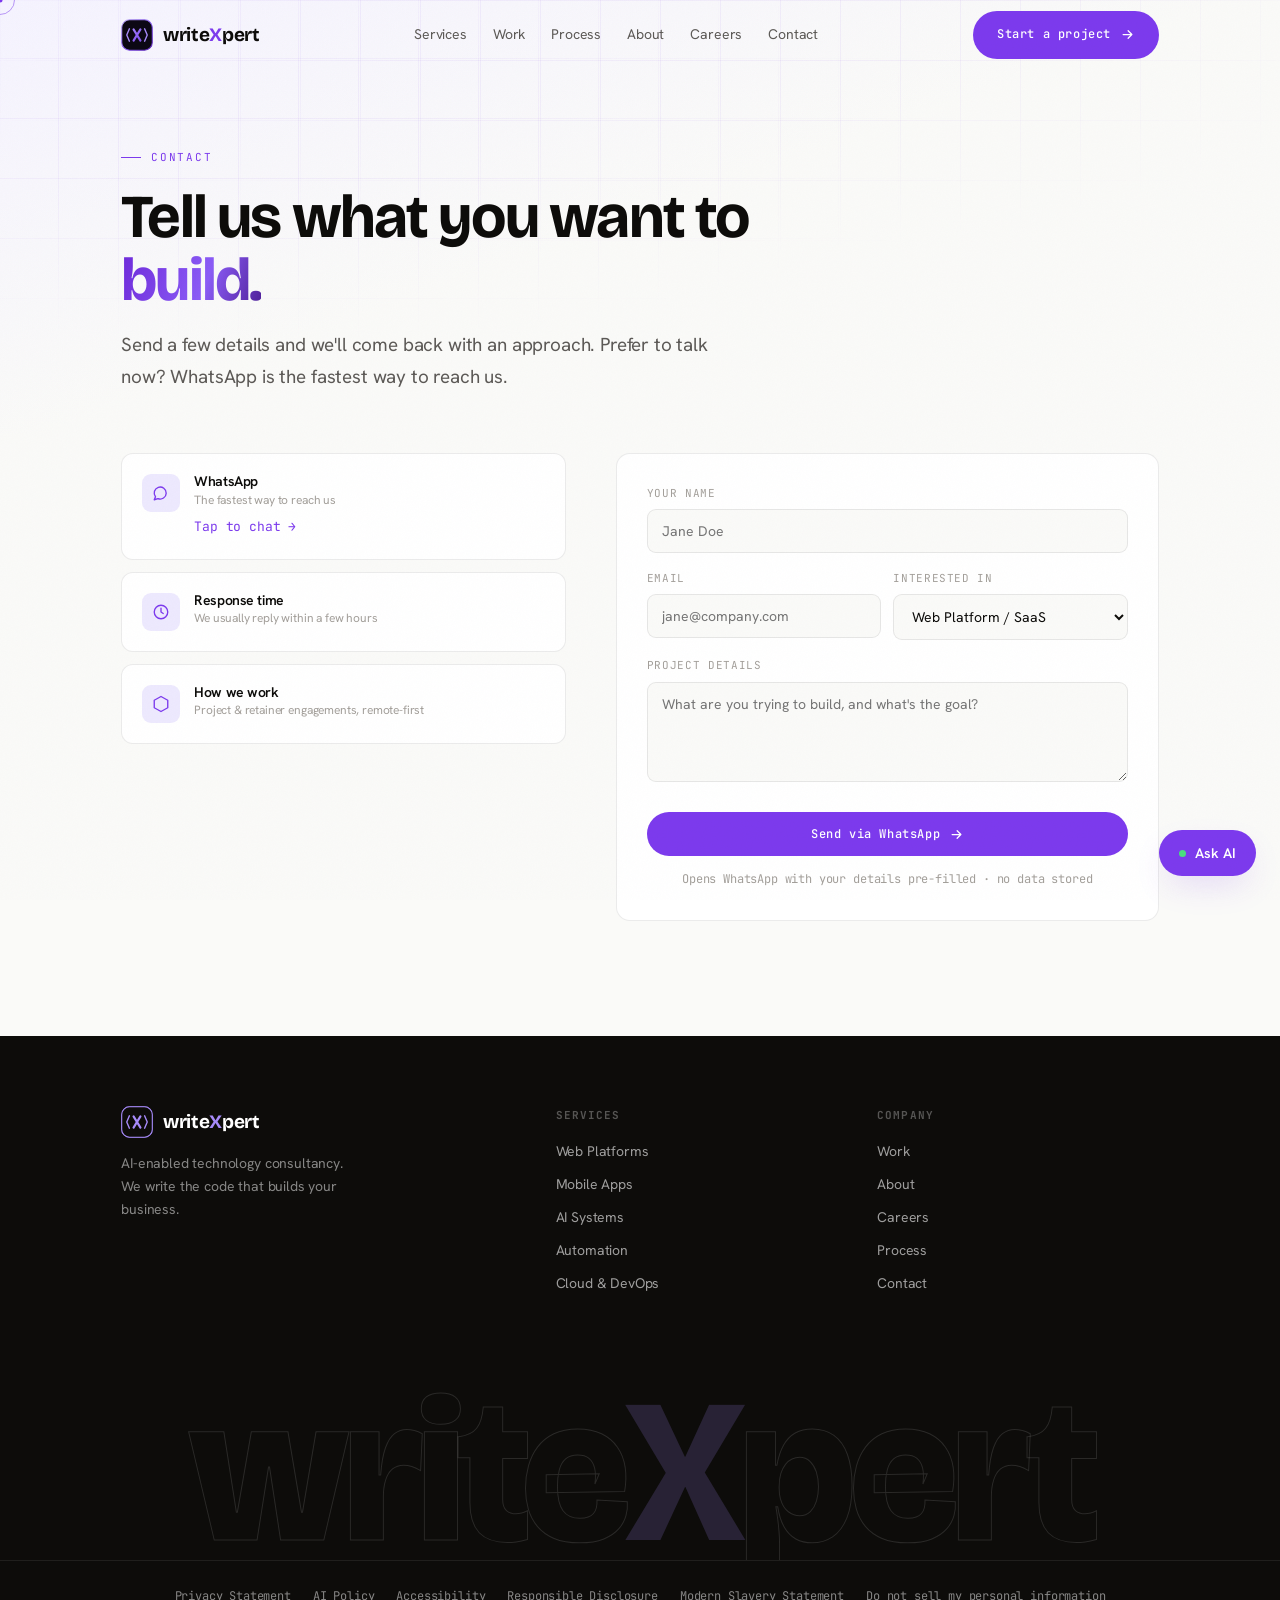
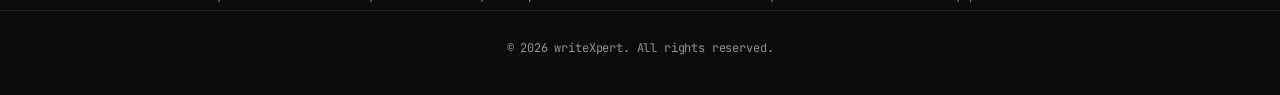
<file: contact.html>
<!DOCTYPE html>
<html lang="en">
<head>
  <meta charset="UTF-8" />
  <meta name="viewport" content="width=device-width, initial-scale=1" />
  <meta name="theme-color" content="#09060F" />
  <title>Contact — writeXpert</title>
  <meta name="description" content="Get in touch with writeXpert. Start a technology project, book a discovery call, or reach us on WhatsApp." />
  <link rel="canonical" href="https://writexpert.com/contact.html" />
  <link rel="icon" href="/favicon.svg" type="image/svg+xml" />
<link rel="apple-touch-icon" href="/apple-touch-icon.png"/>
  <meta property="og:type" content="website" />
  <meta property="og:url" content="https://writexpert.com/contact.html" />
  <meta property="og:title" content="Contact — writeXpert" />
  <meta property="og:description" content="Get in touch with writeXpert. Start a technology project, book a discovery call, or reach us on WhatsApp." />
  <meta property="og:image" content="https://writexpert.com/og.png" />
  <meta name="twitter:card" content="summary_large_image" />
  <link rel="preconnect" href="https://fonts.googleapis.com" />
  <link rel="preconnect" href="https://fonts.gstatic.com" crossorigin />
  <style>
/* ============================================================
   writeXpert — Clean Light Design System (v2)
   ============================================================ */

@import url('https://fonts.googleapis.com/css2?family=Bricolage+Grotesque:opsz,wght@12..96,400..800&family=Hanken+Grotesk:wght@400;500;600&family=JetBrains+Mono:wght@400;500&display=swap');

:root {
  /* canvas */
  --bg:        #FAFAF8;
  --bg-2:      #F4F3EF;
  --surface:   #FFFFFF;
  --surface-2: #F0EFE9;
  --line:      rgba(0,0,0,0.08);
  --line-2:    rgba(0,0,0,0.14);

  /* text */
  --text:      #0D0C0A;
  --dim:       #5C5956;
  --faint:     #A39F9A;

  /* brand violet */
  --violet:        #7C3AED;
  --violet-bright: #6D28D9;
  --violet-soft:   #8B5CF6;
  --violet-light:  #EDE9FE;
  --violet-deep:   #4C1D95;
  --glow:          rgba(124,58,237,0.18);

  /* type */
  --display: 'Bricolage Grotesque', sans-serif;
  --body:    'Hanken Grotesk', sans-serif;
  --mono:    'JetBrains Mono', monospace;

  /* layout */
  --maxw: 1140px;
  --pad: clamp(20px, 4vw, 60px);
  --r: 14px;
  --ease: cubic-bezier(0.16, 1, 0.3, 1);
}

* { margin: 0; padding: 0; box-sizing: border-box; }
html { scroll-behavior: smooth; -webkit-text-size-adjust: 100%; }
body {
  background: var(--bg);
  color: var(--text);
  font-family: var(--body);
  font-size: 16px;
  line-height: 1.65;
  letter-spacing: -0.01em;
  overflow-x: hidden;
  -webkit-font-smoothing: antialiased;
}
a { color: inherit; text-decoration: none; }
img { max-width: 100%; display: block; }
ul { list-style: none; }
button { font-family: inherit; cursor: pointer; border: none; background: none; }
::selection { background: var(--violet); color: #fff; }

/* ---------- layout ---------- */
.wrap { max-width: var(--maxw); margin: 0 auto; padding-left: var(--pad); padding-right: var(--pad); }
.section { padding: clamp(64px, 9vw, 120px) 0; position: relative; }

.eyebrow {
  font-family: var(--mono);
  font-size: 11px;
  letter-spacing: 0.16em;
  text-transform: uppercase;
  color: var(--violet);
  display: inline-flex;
  align-items: center;
  gap: 10px;
}
.eyebrow::before { content: ""; width: 20px; height: 1px; background: var(--violet); }

/* ---------- typography ---------- */
h1,h2,h3,h4 { font-family: var(--display); font-weight: 700; line-height: 1.04; letter-spacing: -0.03em; }
.h1 { font-size: clamp(2.4rem, 6.5vw, 4.8rem); }
.h2 { font-size: clamp(1.8rem, 4vw, 3rem); }
.h3 { font-size: clamp(1.15rem, 2vw, 1.5rem); }
.lead { font-size: clamp(1rem, 1.5vw, 1.18rem); color: var(--dim); max-width: 56ch; line-height: 1.7; }
.grad-text {
  background: linear-gradient(110deg, var(--violet-bright) 0%, var(--violet-soft) 60%, var(--violet-deep) 100%);
  -webkit-background-clip: text; background-clip: text; color: transparent;
}

/* ---------- buttons ---------- */
.btn {
  display: inline-flex; align-items: center; gap: 9px;
  padding: 14px 24px; border-radius: 100px;
  font-family: var(--mono); font-size: 12px;
  letter-spacing: 0.05em; font-weight: 500;
  transition: transform .35s var(--ease), box-shadow .35s var(--ease), background .25s;
  will-change: transform;
}
.btn svg { width: 15px; height: 15px; transition: transform .3s var(--ease); }
.btn-primary {
  background: var(--violet); color: #fff;
  box-shadow: 0 0 0 0 var(--glow);
}
.btn-primary:hover { box-shadow: 0 10px 32px -6px var(--glow); background: var(--violet-bright); }
.btn-primary:hover svg { transform: translateX(3px); }
.btn-ghost {
  border: 1.5px solid var(--line-2); color: var(--text);
  background: transparent;
}
.btn-ghost:hover { border-color: var(--violet); color: var(--violet); background: var(--violet-light); }

/* ---------- navbar ---------- */
.nav {
  position: fixed; top: 0; left: 0; right: 0; z-index: 100;
  transition: background .4s, border-color .4s, backdrop-filter .4s;
  border-bottom: 1px solid transparent;
}
.nav.scrolled {
  background: rgba(250,250,248,0.88);
  backdrop-filter: blur(18px) saturate(120%);
  border-bottom: 1px solid var(--line);
}
.nav-inner { display: flex; align-items: center; justify-content: space-between; height: 70px; }
.nav-links { display: flex; align-items: center; gap: 30px; }
.nav-links a { font-size: 14px; color: var(--dim); transition: color .2s; position: relative; }
.nav-links a:hover { color: var(--text); }
.nav-right { display: flex; align-items: center; gap: 16px; }
.nav-toggle { display: none; width: 26px; height: 16px; position: relative; }
.nav-toggle span { position: absolute; left: 0; width: 100%; height: 2px; background: var(--text); transition: .3s var(--ease); border-radius: 2px; }
.nav-toggle span:nth-child(1){ top: 0; }
.nav-toggle span:nth-child(2){ top: 7px; }
.nav-toggle span:nth-child(3){ top: 14px; }
body.menu-open .nav-toggle span:nth-child(1){ top: 7px; transform: rotate(45deg); }
body.menu-open .nav-toggle span:nth-child(2){ opacity: 0; }
body.menu-open .nav-toggle span:nth-child(3){ top: 7px; transform: rotate(-45deg); }

/* logo */
.logo { display: flex; align-items: center; gap: 10px; }
.logo .mark { width: 32px; height: 32px; flex: none; }
.logo .word { font-family: var(--display); font-weight: 700; font-size: 19px; letter-spacing: -0.02em; color: var(--text); }
.logo .word b { color: var(--violet); font-weight: 700; }

/* ---------- hero ---------- */
.hero {
  position: relative; min-height: 92svh; display: flex; align-items: center;
  padding-top: 80px; overflow: hidden;
  background: linear-gradient(160deg, #F5F3FF 0%, var(--bg) 45%, var(--bg-2) 100%);
}
.hero-bg { position: absolute; inset: 0; z-index: 0; }
.hero-grid {
  position: absolute; inset: -2px;
  background-image:
    linear-gradient(rgba(124,58,237,0.06) 1px, transparent 1px),
    linear-gradient(90deg, rgba(124,58,237,0.06) 1px, transparent 1px);
  background-size: 60px 60px;
  mask-image: radial-gradient(ellipse 80% 70% at 20% 30%, #000 20%, transparent 70%);
  -webkit-mask-image: radial-gradient(ellipse 80% 70% at 20% 30%, #000 20%, transparent 70%);
}
.hero-blob {
  position: absolute; width: 700px; height: 700px; border-radius: 50%;
  background: radial-gradient(circle, rgba(124,58,237,0.1), transparent 65%);
  top: -300px; right: -200px; filter: blur(50px);
  animation: bfloat 16s ease-in-out infinite;
}
@keyframes bfloat { 0%,100%{ transform: translateY(0);} 50%{ transform: translateY(30px);} }

.hero-inner { position: relative; z-index: 2; max-width: 860px; }
.hero h1 { margin: 20px 0 22px; }
.hero .lead { font-size: clamp(1.05rem, 1.6vw, 1.22rem); max-width: 52ch; color: var(--dim); }
.hero-cta { display: flex; gap: 12px; margin-top: 34px; flex-wrap: wrap; }
.hero-meta { display: flex; gap: 48px; margin-top: 56px; flex-wrap: wrap; padding-top: 40px; border-top: 1px solid var(--line); }
.hero-meta .num { font-family: var(--display); font-size: 2rem; font-weight: 700; color: var(--text); }
.hero-meta .lbl { font-family: var(--mono); font-size: 10px; letter-spacing: 0.1em; text-transform: uppercase; color: var(--faint); margin-top: 2px; }

/* ---------- marquee ---------- */
.marquee { border-top: 1px solid var(--line); border-bottom: 1px solid var(--line); padding: 22px 0; overflow: hidden; background: var(--surface); }
.marquee-track { display: flex; gap: 56px; white-space: nowrap; width: max-content; animation: scroll 30s linear infinite; }
.marquee:hover .marquee-track { animation-play-state: paused; }
.marquee-track span { font-family: var(--mono); font-size: 12px; color: var(--faint); letter-spacing: 0.08em; display: inline-flex; align-items: center; gap: 10px; }
.marquee-track span::before { content: "◇"; color: var(--violet); font-size: 9px; }
@keyframes scroll { to { transform: translateX(-50%); } }

/* ---------- section head ---------- */
.shead { max-width: 600px; margin-bottom: 56px; }
.shead h2 { margin: 16px 0 16px; }
.shead.center { margin-left: auto; margin-right: auto; text-align: center; }
.shead.center .eyebrow { justify-content: center; }

/* ---------- service cards ---------- */
.cards { display: grid; grid-template-columns: repeat(3, 1fr); gap: 14px; }
.card {
  position: relative; padding: 30px 26px; border-radius: var(--r);
  border: 1.5px solid var(--line); background: var(--surface);
  overflow: hidden; transition: border-color .3s var(--ease), transform .3s var(--ease), box-shadow .3s var(--ease);
  display: flex; flex-direction: column;
}
.card:hover { border-color: var(--violet); transform: translateY(-3px); box-shadow: 0 12px 40px -10px var(--glow); }
.card .ico { width: 42px; height: 42px; border-radius: 10px; display: grid; place-items: center; background: var(--violet-light); color: var(--violet); margin-bottom: 18px; flex: none; }
.card .ico svg { width: 20px; height: 20px; }
.card h3 { font-size: 1.12rem; margin-bottom: 9px; }
.card p { color: var(--dim); font-size: 14px; line-height: 1.6; }
.card .idx { position: absolute; top: 22px; right: 22px; font-family: var(--mono); font-size: 11px; color: var(--faint); }

/* ---------- process ---------- */
.steps { display: grid; grid-template-columns: repeat(5, 1fr); gap: 0; position: relative; }
.step { padding: 0 18px; position: relative; }
.step:not(:last-child)::after {
  content: ""; position: absolute; top: 21px; left: calc(50% + 22px);
  width: calc(100% - 22px); height: 1px;
  background: linear-gradient(90deg, var(--line-2), var(--line));
}
.step .dot {
  width: 42px; height: 42px; border-radius: 50%;
  border: 1.5px solid var(--violet); display: grid; place-items: center;
  font-family: var(--mono); font-size: 12px; color: var(--violet);
  background: var(--surface); position: relative; z-index: 1; margin-bottom: 20px;
}
.step h4 { font-size: 0.95rem; margin-bottom: 7px; }
.step p { font-size: 13px; color: var(--dim); line-height: 1.5; }

/* ---------- work cards ---------- */
.work-grid { display: grid; grid-template-columns: 1fr 1fr; gap: 14px; }
.work-card {
  border-radius: var(--r); border: 1.5px solid var(--line); overflow: hidden;
  background: var(--surface); padding: 34px 30px; min-height: 290px;
  display: flex; flex-direction: column;
  transition: transform .4s var(--ease), border-color .3s, box-shadow .4s;
}
.work-card:hover { transform: translateY(-4px); border-color: var(--violet); box-shadow: 0 12px 40px -10px var(--glow); }
.work-card .sector { font-family: var(--mono); font-size: 11px; letter-spacing: 0.1em; text-transform: uppercase; color: var(--violet); }
.work-card h3 { font-size: 1.4rem; margin: 12px 0 10px; max-width: 22ch; }
.work-card p { color: var(--dim); font-size: 14px; margin-bottom: auto; }
.work-card .metrics { display: flex; gap: 32px; margin-top: 28px; padding-top: 22px; border-top: 1px solid var(--line); flex-wrap: wrap; }
.work-card .metrics .num { font-family: var(--display); font-size: 1.6rem; font-weight: 700; color: var(--text); }
.work-card .metrics .lbl { font-family: var(--mono); font-size: 10px; color: var(--faint); text-transform: uppercase; letter-spacing: 0.08em; }

/* ---------- why us ---------- */
.why-grid { display: grid; grid-template-columns: repeat(3,1fr); gap: 1px; background: var(--line); border: 1.5px solid var(--line); border-radius: var(--r); overflow: hidden; }
.why-item { background: var(--surface); padding: 32px 28px; transition: background .3s; }
.why-item:hover { background: var(--bg-2); }
.why-item .n { font-family: var(--mono); font-size: 11px; color: var(--violet); }
.why-item h4 { font-size: 1.05rem; margin: 13px 0 8px; }
.why-item p { color: var(--dim); font-size: 14px; line-height: 1.55; }

/* ---------- about ---------- */
.about { display: grid; grid-template-columns: 1.1fr 0.9fr; gap: 60px; align-items: start; }
.about .lead { margin: 18px 0; font-size: 1.1rem; color: var(--text); }
.about p.muted { margin-bottom: 16px; font-size: 15px; color: var(--dim); }
.about-panel { border: 1.5px solid var(--line); border-radius: var(--r); padding: 30px; background: var(--bg-2); }
.about-panel .row { display: flex; justify-content: space-between; padding: 14px 0; border-bottom: 1px solid var(--line); gap: 16px; }
.about-panel .row:last-child { border-bottom: none; }
.about-panel .row .k { font-family: var(--mono); font-size: 11px; color: var(--faint); text-transform: uppercase; letter-spacing: 0.08em; white-space: nowrap; }
.about-panel .row .v { font-weight: 600; font-size: 14px; text-align: right; }

/* ---------- testimonials ---------- */
.tgrid { display: grid; grid-template-columns: repeat(3,1fr); gap: 14px; }
.tcard { border: 1.5px solid var(--line); border-radius: var(--r); padding: 28px; background: var(--surface); transition: box-shadow .3s; }
.tcard:hover { box-shadow: 0 8px 30px -8px var(--glow); border-color: var(--violet); }
.tcard .quote { font-size: 15px; color: var(--dim); line-height: 1.7; margin-bottom: 22px; font-style: italic; }
.tcard .who { display: flex; align-items: center; gap: 12px; }
.tcard .ava { width: 38px; height: 38px; border-radius: 50%; background: var(--violet); display: grid; place-items: center; font-family: var(--display); font-weight: 700; font-size: 14px; color:#fff; flex: none; }
.tcard .who .nm { font-weight: 600; font-size: 14px; }
.tcard .who .rl { font-size: 12px; color: var(--faint); }
.stars { color: var(--violet); font-size: 12px; letter-spacing: 2px; margin-bottom: 16px; }

/* ---------- cta band (dark) ---------- */
.cta-band {
  position: relative; border-radius: 20px; overflow: hidden;
  padding: clamp(44px,7vw,80px); text-align: center;
  background: var(--violet-deep); color: #fff;
}
.cta-band h2 { color: #fff; margin-bottom: 16px; }
.cta-band p { color: rgba(255,255,255,0.72); max-width: 48ch; margin: 0 auto 32px; }
.cta-band .hero-cta { justify-content: center; }
.cta-band .btn-primary { background: #fff; color: var(--violet-deep); }
.cta-band .btn-primary:hover { background: var(--violet-light); color: var(--violet-deep); }
.cta-band .btn-ghost { border-color: rgba(255,255,255,0.3); color: #fff; background: rgba(255,255,255,0.06); }
.cta-band .btn-ghost:hover { background: rgba(255,255,255,0.12); border-color: rgba(255,255,255,0.5); }
.cta-band::before {
  content: ""; position: absolute; inset: 0;
  background: radial-gradient(ellipse 80% 60% at 50% 0%, rgba(139,92,246,0.4), transparent 70%);
}
.cta-band > * { position: relative; z-index: 1; }

/* ---------- contact ---------- */
.contact-grid { display: grid; grid-template-columns: 0.9fr 1.1fr; gap: 50px; }
.contact-methods { display: flex; flex-direction: column; gap: 12px; }
.cmethod { display: flex; gap: 14px; align-items: flex-start; padding: 20px; border: 1.5px solid var(--line); border-radius: 12px; background: var(--surface); transition: border-color .3s, transform .3s; }
.cmethod:hover { border-color: var(--violet); transform: translateX(3px); }
.cmethod .ci { width: 38px; height: 38px; border-radius: 9px; background: var(--violet-light); color: var(--violet); display: grid; place-items: center; flex: none; }
.cmethod .ci svg { width: 18px; height: 18px; }
.cmethod h4 { font-family: var(--body); font-weight: 600; font-size: 14px; margin-bottom: 2px; }
.cmethod p { font-size: 12px; color: var(--faint); }
.cmethod .val { color: var(--violet); font-size: 13px; font-family: var(--mono); margin-top: 5px; display: inline-block; }

.form { border: 1.5px solid var(--line); border-radius: var(--r); padding: 30px; background: var(--surface); }
.field { margin-bottom: 16px; }
.field label { display: block; font-family: var(--mono); font-size: 11px; letter-spacing: 0.06em; text-transform: uppercase; color: var(--faint); margin-bottom: 7px; }
.field input, .field textarea, .field select {
  width: 100%; background: var(--bg); border: 1.5px solid var(--line); border-radius: 9px;
  padding: 12px 14px; color: var(--text); font-family: var(--body); font-size: 14px; transition: border-color .2s;
}
.field input:focus, .field textarea:focus, .field select:focus { outline: none; border-color: var(--violet); background: #fff; }
.field textarea { resize: vertical; min-height: 100px; }
.field-row { display: grid; grid-template-columns: 1fr 1fr; gap: 12px; }
.form .btn { width: 100%; justify-content: center; margin-top: 6px; }

/* ---------- footer (dark) ---------- */
.footer { background: #0D0C0A; color: rgba(255,255,255,0.7); padding: 70px 0 36px; }
.footer-top { display: grid; grid-template-columns: 1.4fr 1fr 1fr; gap: 40px; margin-bottom: 50px; }
.footer h5 { font-family: var(--mono); font-size: 11px; letter-spacing: 0.1em; text-transform: uppercase; color: rgba(255,255,255,0.3); margin-bottom: 16px; }
.footer-col a, .footer-col p { display: block; color: rgba(255,255,255,0.55); font-size: 14px; margin-bottom: 10px; transition: color .2s; }
.footer-col a:hover { color: rgba(255,255,255,0.9); }
.footer-brand p { color: rgba(255,255,255,0.5); font-size: 14px; max-width: 30ch; margin: 14px 0; }
.footer .logo .word { color: #fff; }
.footer .logo .word b { color: #A78BFA; }
.footer .mark rect { stroke: #A78BFA; fill: #0D0C0A; }
.footer .mark path { stroke: #A78BFA; }
.footer-bottom { display: flex; justify-content: space-between; padding-top: 28px; border-top: 1px solid rgba(255,255,255,0.08); font-size: 12px; color: rgba(255,255,255,0.3); flex-wrap: wrap; gap: 10px; font-family: var(--mono); }

/* ---------- page hero (inner pages) ---------- */
.page-hero {
  padding: 140px 0 60px; position: relative; overflow: hidden;
  background: linear-gradient(160deg, #F5F3FF 0%, var(--bg) 50%);
}
.page-hero::before {
  content: ""; position: absolute; inset: 0;
  background-image: linear-gradient(rgba(124,58,237,0.06) 1px, transparent 1px), linear-gradient(90deg, rgba(124,58,237,0.06) 1px, transparent 1px);
  background-size: 60px 60px;
  mask-image: radial-gradient(ellipse 80% 80% at 50% 0%, #000 30%, transparent 75%);
  -webkit-mask-image: radial-gradient(ellipse 80% 80% at 50% 0%, #000 30%, transparent 75%);
}
.page-hero > .wrap { position: relative; z-index: 2; }
.page-hero h1 { font-size: clamp(2.2rem, 5.5vw, 3.8rem); margin: 18px 0 18px; max-width: 18ch; }

/* ---------- reveal ---------- */
.reveal { opacity: 0; transform: translateY(22px); transition: opacity .8s var(--ease), transform .8s var(--ease); }
.reveal.in { opacity: 1; transform: none; }
.reveal[data-d="1"]{ transition-delay: .07s;} .reveal[data-d="2"]{ transition-delay: .14s;}
.reveal[data-d="3"]{ transition-delay: .21s;} .reveal[data-d="4"]{ transition-delay: .28s;}
.reveal[data-d="5"]{ transition-delay: .35s;}

/* ---------- custom cursor ---------- */
.cursor-dot, .cursor-ring { position: fixed; top: 0; left: 0; border-radius: 50%; pointer-events: none; z-index: 10000; }
.cursor-dot { width: 5px; height: 5px; background: var(--violet); transform: translate(-50%,-50%); }
.cursor-ring { width: 30px; height: 30px; border: 1.5px solid rgba(124,58,237,0.5); transform: translate(-50%,-50%); transition: width .25s, height .25s; }
.cursor-ring.hover { width: 46px; height: 46px; background: rgba(124,58,237,0.06); }
@media (hover: none) { .cursor-dot, .cursor-ring { display: none; } }

/* ---------- mobile ---------- */
@media (max-width: 900px) {
  .cards, .tgrid, .why-grid { grid-template-columns: 1fr 1fr; }
  .work-grid, .about, .contact-grid { grid-template-columns: 1fr; }
  .field-row { grid-template-columns: 1fr; }
  .steps { grid-template-columns: 1fr 1fr; gap: 28px 12px; }
  .step:not(:last-child)::after { display: none; }
  .footer-top { grid-template-columns: 1fr 1fr; gap: 28px; }
  .nav-links {
    position: fixed; inset: 70px 0 auto 0; flex-direction: column; gap: 0;
    background: rgba(250,250,248,0.97); backdrop-filter: blur(20px);
    padding: 16px var(--pad) 28px; border-bottom: 1px solid var(--line);
    transform: translateY(-120%); transition: transform .4s var(--ease); align-items: flex-start;
  }
  body.menu-open .nav-links { transform: translateY(0); }
  .nav-links a { padding: 14px 0; width: 100%; border-bottom: 1px solid var(--line); font-size: 16px; color: var(--text); }
  .nav-toggle { display: block; }
  .nav-right .btn { display: none; }
  .hero-meta { gap: 24px; }
  .about { gap: 28px; }
}
@media (max-width: 560px) {
  .cards, .tgrid, .why-grid { grid-template-columns: 1fr; }
  .footer-top { grid-template-columns: 1fr; }
  .steps { grid-template-columns: 1fr; }
}
@media (prefers-reduced-motion: reduce) {
  * { animation: none !important; transition: none !important; }
  .reveal { opacity: 1; transform: none; }
}

/* ============================================================
   v4 — creative polish
   ============================================================ */

/* grain texture (subtle warmth on light) */
body::after {
  content: ""; position: fixed; inset: 0; pointer-events: none; z-index: 9998;
  opacity: 0.025; mix-blend-mode: multiply;
  background-image: url("data:image/svg+xml,%3Csvg xmlns='http://www.w3.org/2000/svg' width='140' height='140'%3E%3Cfilter id='n'%3E%3CfeTurbulence type='fractalNoise' baseFrequency='0.8' numOctaves='3'/%3E%3C/filter%3E%3Crect width='100%25' height='100%25' filter='url(%23n)'/%3E%3C/svg%3E");
}

/* scroll progress bar */
.scroll-progress {
  position: fixed; top: 0; left: 0; height: 2px; width: 0%;
  background: linear-gradient(90deg, var(--violet), var(--violet-soft));
  z-index: 200; transition: width .1s linear;
}

/* hero two-column layout */
.hero-layout {
  display: grid; grid-template-columns: 1fr 0.92fr; gap: 40px;
  align-items: center; padding-top: 24px;
}
.hero-left { position: relative; z-index: 2; }
.hero .hero-layout h1 { margin: 18px 0 22px; }
.hero-blob.two {
  width: 480px; height: 480px; top: auto; bottom: -240px; left: -160px; right: auto;
  background: radial-gradient(circle, rgba(139,92,246,0.12), transparent 65%);
  animation-delay: -7s;
}

/* hero visual */
.hero-visual { position: relative; z-index: 2; min-height: 380px; display: flex; align-items: center; justify-content: center; }
.hv-float { position: relative; width: 100%; max-width: 420px; will-change: transform; }

.hv-card {
  background: #fff; border: 1px solid var(--line); border-radius: 16px; overflow: hidden;
  box-shadow: 0 30px 70px -18px rgba(76,29,149,0.22), 0 8px 24px -8px rgba(0,0,0,0.08);
}
.hv-card-top { background: #F4F3EF; padding: 11px 14px; display: flex; align-items: center; gap: 6px; border-bottom: 1px solid var(--line); }
.hv-dot { width: 9px; height: 9px; border-radius: 50%; background: #d4d2cc; }
.hv-dot:nth-child(1){ background:#ff5f57;} .hv-dot:nth-child(2){ background:#febc2e;} .hv-dot:nth-child(3){ background:#28c840;}
.hv-url { margin-left: 8px; font-family: var(--mono); font-size: 10px; color: var(--faint); }
.hv-body { padding: 20px; }
.hv-row { display: flex; justify-content: space-between; align-items: flex-start; margin-bottom: 16px; }
.hv-eyebrow { font-family: var(--mono); font-size: 9px; letter-spacing: 0.1em; text-transform: uppercase; color: var(--faint); }
.hv-big { font-family: var(--display); font-size: 1.35rem; font-weight: 700; margin-top: 2px; }
.hv-badge { display: inline-flex; align-items: center; gap: 6px; font-family: var(--mono); font-size: 11px; color: #16a34a; background: rgba(34,197,94,0.1); padding: 5px 10px; border-radius: 20px; }
.hv-pulse { width: 7px; height: 7px; border-radius: 50%; background: #22c55e; box-shadow: 0 0 0 0 rgba(34,197,94,0.5); animation: pulse 2s infinite; }
@keyframes pulse { 0%{box-shadow:0 0 0 0 rgba(34,197,94,0.5);} 70%{box-shadow:0 0 0 8px rgba(34,197,94,0);} 100%{box-shadow:0 0 0 0 rgba(34,197,94,0);} }
.hv-chart { height: 110px; margin-bottom: 16px; }
.hv-chart svg { width: 100%; height: 100%; }
#hv-line { stroke-dasharray: 600; stroke-dashoffset: 600; }
.hv-float.drawn #hv-line { transition: stroke-dashoffset 2s var(--ease); stroke-dashoffset: 0; }
.hv-kpis { display: grid; grid-template-columns: repeat(3,1fr); gap: 10px; }
.hv-kpi { background: var(--bg); border: 1px solid var(--line); border-radius: 10px; padding: 11px 12px; }
.hv-kpi-v { font-family: var(--display); font-size: 1.05rem; font-weight: 700; }
.hv-kpi-l { font-family: var(--mono); font-size: 9px; color: var(--faint); margin-top: 2px; text-transform: uppercase; letter-spacing: 0.05em; }

/* floating chips */
.hv-chip {
  position: absolute; background: #fff; border: 1px solid var(--line);
  border-radius: 12px; box-shadow: 0 14px 36px -12px rgba(0,0,0,0.18);
  display: flex; align-items: center; gap: 10px; padding: 11px 13px;
}
.hv-chip-deploy { top: -28px; right: -20px; animation: chipfloat 5s ease-in-out infinite; }
.hv-chip-code { bottom: -24px; left: -28px; animation: chipfloat 5s ease-in-out infinite 1.5s; }
.hv-chip-ico { width: 28px; height: 28px; border-radius: 8px; background: rgba(34,197,94,0.12); color: #16a34a; display: grid; place-items: center; font-size: 14px; font-weight: 700; }
.hv-chip-t { font-size: 12px; font-weight: 600; }
.hv-chip-s { font-family: var(--mono); font-size: 10px; color: var(--faint); }
.hv-code-line { font-family: var(--mono); font-size: 12px; color: var(--text); }
.hv-code-line b { color: var(--violet); }
@keyframes chipfloat { 0%,100%{ transform: translateY(0);} 50%{ transform: translateY(-9px);} }

/* hero meta -> 4 cols */
.hero-meta { display: flex; gap: 48px; }

/* richer service cards */
.card { padding-bottom: 54px; }
.card .idx { font-size: 28px; font-family: var(--display); font-weight: 700; color: var(--bg-2); top: 18px; right: 22px; line-height: 1; transition: color .3s; }
.card:hover .idx { color: var(--violet-light); }
.card-arrow {
  position: absolute; bottom: 24px; left: 26px;
  width: 32px; height: 32px; border-radius: 50%; border: 1.5px solid var(--line);
  display: grid; place-items: center; color: var(--violet);
  opacity: 0; transform: translateX(-6px); transition: opacity .3s var(--ease), transform .3s var(--ease), background .3s, border-color .3s;
}
.card-arrow svg { width: 14px; height: 14px; }
.card:hover .card-arrow { opacity: 1; transform: translateX(0); }
.card:hover .card-arrow { background: var(--violet); border-color: var(--violet); color: #fff; }

/* giant footer wordmark */
.footer-mega {
  font-family: var(--display); font-weight: 800;
  font-size: clamp(3.5rem, 16vw, 14rem); line-height: 0.85; letter-spacing: -0.04em;
  color: transparent; -webkit-text-stroke: 1px rgba(255,255,255,0.12);
  text-align: center; padding: 30px 0 0; overflow: hidden; user-select: none;
}
.footer-mega b { color: rgba(167,139,250,0.18); -webkit-text-stroke: 0; }

@media (max-width: 980px) {
  .hero-layout { grid-template-columns: 1fr; gap: 50px; }
  .hero-visual { min-height: 320px; max-width: 420px; }
  .hv-chip-deploy { right: 0; }
  .hv-chip-code { left: 0; }
}
@media (max-width: 600px) {
  .hero-visual { display: none; }
}

/* ============================================================
   v6 — craft showcase (real product designs) + footer fix
   ============================================================ */

/* footer bottom contrast fix */
.footer-bottom { color: rgba(255,255,255,0.55); }
.footer-col a { color: rgba(255,255,255,0.6); }

/* craft section — layered showcase */
.craft-section { overflow: hidden; }
.craft-showcase {
  position: relative; margin-top: 30px;
  min-height: 560px; display: flex; align-items: center; justify-content: center;
}
.craft-deco {
  position: absolute; inset: 0;
  background-image: radial-gradient(circle, var(--line-2) 1px, transparent 1px);
  background-size: 26px 26px;
  mask-image: radial-gradient(ellipse 60% 60% at 50% 50%, #000, transparent 75%);
  -webkit-mask-image: radial-gradient(ellipse 60% 60% at 50% 50%, #000, transparent 75%);
  opacity: 0.5;
}
.craft-cluster { position: relative; width: 100%; max-width: 1000px; height: 540px; }

/* shared device shadow */
.shot { position: absolute; box-shadow: 0 40px 90px -24px rgba(76,29,149,0.28), 0 12px 32px -10px rgba(0,0,0,0.12); transition: transform .5s var(--ease); }

/* --- e-commerce browser (back-left) --- */
.shot-store { width: 580px; left: 0; top: 40px; transform: rotate(-2deg); z-index: 1; border-radius: 14px; overflow: hidden; background: #fff; border: 1px solid var(--line); }
.shot-store:hover { transform: rotate(0) translateY(-6px); z-index: 4; }
.st-chrome { background: #EDEDED; padding: 9px 12px; display: flex; align-items: center; gap: 6px; }
.st-chrome .bc-bar { flex: 1; margin-left: 8px; background: #fff; border-radius: 5px; padding: 4px 10px; font-family: var(--mono); font-size: 10px; color: var(--faint); }
.st-top { display: flex; align-items: center; justify-content: space-between; padding: 14px 18px; border-bottom: 1px solid var(--line); }
.st-brand { font-family: var(--display); font-weight: 800; font-size: 16px; letter-spacing: 0.04em; }
.st-nav { display: flex; gap: 16px; font-size: 11px; color: var(--dim); }
.st-cart { font-size: 13px; position: relative; }
.st-cart::after { content: "3"; position: absolute; top: -6px; right: -8px; background: var(--violet); color: #fff; font-family: var(--mono); font-size: 8px; width: 14px; height: 14px; border-radius: 50%; display: grid; place-items: center; }
.st-banner { margin: 14px 18px; border-radius: 10px; padding: 16px 18px; background: linear-gradient(110deg, var(--violet), var(--violet-deep)); color: #fff; display: flex; align-items: center; justify-content: space-between; }
.st-banner-t { font-family: var(--display); font-weight: 700; font-size: 17px; }
.st-banner-s { font-size: 11px; opacity: 0.85; margin-top: 2px; }
.st-banner-btn { font-family: var(--mono); font-size: 10px; background: #fff; color: var(--violet-deep); padding: 7px 12px; border-radius: 20px; font-weight: 600; }
.st-grid { display: grid; grid-template-columns: repeat(3,1fr); gap: 12px; padding: 4px 18px 20px; }
.st-prod { border: 1px solid var(--line); border-radius: 10px; overflow: hidden; }
.st-img { aspect-ratio: 1/1; position: relative; }
.st-img.a { background: linear-gradient(135deg, #f9a8d4, #c084fc); }
.st-img.b { background: linear-gradient(135deg, #a5b4fc, #818cf8); }
.st-img.c { background: linear-gradient(135deg, #fdba74, #fb923c); }
.st-tag { position: absolute; top: 8px; left: 8px; font-family: var(--mono); font-size: 8px; background: rgba(255,255,255,0.9); padding: 3px 6px; border-radius: 5px; font-weight: 600; }
.st-info { padding: 9px 10px; }
.st-name { font-size: 11px; font-weight: 600; }
.st-price { display: flex; align-items: center; justify-content: space-between; margin-top: 4px; }
.st-price b { font-family: var(--display); font-size: 13px; }
.st-add { width: 22px; height: 22px; border-radius: 7px; background: var(--violet); color: #fff; display: grid; place-items: center; font-size: 13px; }

/* --- food delivery phone (front-center) --- */
.shot-food { width: 264px; right: 40px; top: 0; z-index: 3; }
.shot-food:hover { transform: translateY(-8px); z-index: 4; }
.food-phone { width: 100%; aspect-ratio: 9/19; border-radius: 38px; background: #111; padding: 11px 8px; border: 6px solid #1c1c1e; box-shadow: 0 40px 90px -24px rgba(0,0,0,0.4); }
.food-notch { width: 56px; height: 12px; background: #111; border-radius: 0 0 10px 10px; margin: 0 auto 8px; }
.food-screen { background: #fff; border-radius: 26px; height: calc(100% - 20px); overflow: hidden; display: flex; flex-direction: column; }
.food-head { padding: 13px 14px 10px; }
.food-loc { font-family: var(--mono); font-size: 8px; color: var(--faint); letter-spacing: 0.08em; text-transform: uppercase; }
.food-loc-v { font-size: 13px; font-weight: 700; margin-top: 1px; }
.food-search { margin-top: 10px; background: var(--bg-2); border-radius: 9px; padding: 8px 11px; font-size: 10px; color: var(--faint); display: flex; align-items: center; gap: 6px; }
.food-promo { margin: 4px 14px 12px; border-radius: 12px; background: linear-gradient(120deg, #fb923c, #ef4444); color: #fff; padding: 13px 14px; }
.food-promo-t { font-family: var(--display); font-weight: 700; font-size: 15px; }
.food-promo-s { font-size: 10px; opacity: 0.9; margin-top: 2px; }
.food-sec { font-size: 11px; font-weight: 700; padding: 0 14px 8px; }
.food-list { flex: 1; padding: 0 14px; display: flex; flex-direction: column; gap: 9px; overflow: hidden; }
.food-item { display: flex; gap: 10px; align-items: center; }
.food-thumb { width: 48px; height: 48px; border-radius: 11px; flex: none; display: grid; place-items: center; font-size: 22px; }
.food-thumb.a { background: linear-gradient(135deg, #fde68a, #fbbf24); }
.food-thumb.b { background: linear-gradient(135deg, #fecaca, #f87171); }
.food-thumb.c { background: linear-gradient(135deg, #bbf7d0, #4ade80); }
.food-meta { flex: 1; min-width: 0; }
.food-name { font-size: 11px; font-weight: 700; }
.food-sub { font-family: var(--mono); font-size: 8px; color: var(--faint); margin-top: 2px; }
.food-rating { display: inline-flex; align-items: center; gap: 3px; font-size: 9px; font-weight: 700; color: #16a34a; background: rgba(34,197,94,0.1); padding: 2px 6px; border-radius: 6px; margin-top: 5px; }
.food-price { font-family: var(--display); font-size: 12px; font-weight: 700; }
.food-nav { display: flex; justify-content: space-around; padding: 9px 0 6px; border-top: 1px solid var(--line); margin-top: 6px; }
.food-nav span { font-family: var(--mono); font-size: 8px; color: var(--faint); }
.food-nav span.on { color: #ef4444; font-weight: 700; }

/* --- floating accent chips --- */
.craft-chip {
  position: absolute; background: #fff; border: 1px solid var(--line);
  border-radius: 14px; box-shadow: 0 18px 44px -14px rgba(0,0,0,0.2);
  padding: 12px 15px; z-index: 5; display: flex; align-items: center; gap: 11px;
}
.craft-chip-order { top: -26px; right: 70px; animation: chipfloat 5s ease-in-out infinite; }
.craft-chip-rating { bottom: 40px; left: 20px; animation: chipfloat 5.5s ease-in-out infinite 1.2s; }
.cc-ico { width: 34px; height: 34px; border-radius: 10px; display: grid; place-items: center; font-size: 16px; flex: none; }
.cc-ico.green { background: rgba(34,197,94,0.12); }
.cc-ico.violet { background: var(--violet-light); }
.cc-t { font-size: 12px; font-weight: 700; }
.cc-s { font-family: var(--mono); font-size: 10px; color: var(--faint); margin-top: 1px; }

/* craft responsive: stack cleanly */
@media (max-width: 860px) {
  .craft-showcase { min-height: 0; }
  .craft-cluster { height: auto; display: flex; flex-direction: column; align-items: center; gap: 28px; max-width: 420px; }
  .shot { position: relative; transform: none !important; left: auto; right: auto; top: auto; }
  .shot-store { width: 100%; }
  .shot-food { width: 240px; }
  .craft-chip { display: none; }
  .craft-deco { display: none; }
}

/* v8 — footer center, remove phone, legal page */
.footer-bottom { justify-content: center; text-align: center; }
.legal { padding: 130px 0 80px; max-width: 820px; }
.legal h1 { font-size: clamp(2rem, 5vw, 3.2rem); margin-bottom: 10px; }
.legal .updated { font-family: var(--mono); font-size: 12px; color: var(--faint); margin-bottom: 40px; }
.legal h2 { font-size: 1.3rem; margin: 36px 0 12px; }
.legal p { color: var(--dim); margin-bottom: 14px; font-size: 15px; line-height: 1.75; }
.legal ul.bullets { margin: 0 0 14px 0; padding: 0; }
.legal ul.bullets li { color: var(--dim); font-size: 15px; line-height: 1.7; padding-left: 20px; position: relative; margin-bottom: 8px; }
.legal ul.bullets li::before { content: "—"; position: absolute; left: 0; color: var(--violet); }

/* ============================================================
   v9 — bento work showcase, careers page, modern elements
   ============================================================ */

/* nav: allow 6 items */
.nav-links { gap: 26px; }

/* ---------- WORK BENTO ---------- */
.bento { display: grid; grid-template-columns: repeat(3, 1fr); gap: 16px; }
.bento-card {
  position: relative; border: 1px solid var(--line); border-radius: 22px;
  background: linear-gradient(180deg, #fff, var(--bg-2));
  overflow: hidden; padding: 32px 30px; min-height: 400px;
  display: flex; flex-direction: column;
  transition: transform .4s var(--ease), box-shadow .4s var(--ease), border-color .3s;
}
.bento-card:hover { transform: translateY(-5px); border-color: var(--violet); box-shadow: 0 26px 60px -20px var(--glow); }
.bento-card.wide { grid-column: span 2; }
.bento-tag { font-family: var(--mono); font-size: 11px; letter-spacing: 0.1em; text-transform: uppercase; color: var(--violet); margin-bottom: 12px; }
.bento-card h3 { font-size: 1.4rem; line-height: 1.1; margin-bottom: 8px; max-width: 18ch; }
.bento-card .bento-sub { font-size: 14px; color: var(--dim); }
.bento-visual { margin-top: auto; padding-top: 24px; position: relative; }
.bento-particles {
  position: absolute; inset: 0; pointer-events: none;
  background-image: radial-gradient(circle, rgba(124,58,237,0.4) 1px, transparent 1px);
  background-size: 14px 14px;
  -webkit-mask-image: radial-gradient(ellipse 70% 80% at 80% 20%, #000, transparent 70%);
  mask-image: radial-gradient(ellipse 70% 80% at 80% 20%, #000, transparent 70%);
  opacity: 0.5;
}

/* agentic commerce mini */
.ac-chat { display: flex; flex-direction: column; gap: 8px; }
.ac-bubble { font-size: 12px; padding: 9px 12px; border-radius: 12px; max-width: 85%; line-height: 1.45; }
.ac-bubble.user { align-self: flex-end; background: var(--violet); color: #fff; border-bottom-right-radius: 3px; }
.ac-bubble.bot { align-self: flex-start; background: #fff; border: 1px solid var(--line); border-bottom-left-radius: 3px; }
.ac-products { display: grid; grid-template-columns: 1fr 1fr; gap: 8px; margin-top: 4px; }
.ac-prod { background: #fff; border: 1px solid var(--line); border-radius: 10px; padding: 10px; }
.ac-prod-img { aspect-ratio: 1.3/1; border-radius: 7px; margin-bottom: 7px; }
.ac-prod-img.a { background: linear-gradient(135deg, #93c5fd, #3b82f6); }
.ac-prod-img.b { background: linear-gradient(135deg, #1e293b, #334155); }
.ac-prod-n { font-size: 11px; font-weight: 600; }
.ac-prod-p { font-family: var(--display); font-size: 12px; font-weight: 700; }
.ac-buy { margin-top: 8px; background: var(--violet-light); color: var(--violet); text-align: center; padding: 9px; border-radius: 9px; font-size: 12px; font-weight: 600; }

/* payment card visual */
.pay-card {
  aspect-ratio: 1.6/1; border-radius: 16px; padding: 18px; position: relative; overflow: hidden;
  background: linear-gradient(125deg, #c084fc, #818cf8 45%, #fb923c);
  box-shadow: 0 20px 40px -14px rgba(124,58,237,0.4);
  display: flex; flex-direction: column; justify-content: space-between;
  transform: rotate(-4deg); transition: transform .4s var(--ease);
}
.bento-card:hover .pay-card { transform: rotate(0); }
.pay-card::after { content: ""; position: absolute; inset: 0; background: linear-gradient(110deg, transparent 30%, rgba(255,255,255,0.35) 50%, transparent 70%); }
.pay-chip { width: 36px; height: 26px; border-radius: 6px; background: linear-gradient(135deg, #fde68a, #f59e0b); position: relative; z-index: 1; }
.pay-wave { position: absolute; top: 20px; left: 60px; color: rgba(255,255,255,0.9); font-size: 16px; z-index: 1; }
.pay-bottom { display: flex; justify-content: space-between; align-items: flex-end; position: relative; z-index: 1; }
.pay-num { font-family: var(--mono); font-size: 12px; color: rgba(255,255,255,0.95); letter-spacing: 0.1em; }
.pay-visa { font-family: var(--display); font-weight: 800; font-size: 17px; font-style: italic; color: #fff; }

/* data / globe arc viz */
.arc-viz { height: 150px; position: relative; }
.arc-viz svg { width: 100%; height: 100%; overflow: visible; }

/* analytics mini */
.an-chart { display: flex; align-items: flex-end; gap: 6px; height: 90px; }
.an-bar { flex: 1; border-radius: 4px 4px 0 0; background: var(--violet-light); }
.an-bar.hi { background: var(--violet); }
.an-row { display: flex; justify-content: space-between; margin-bottom: 12px; }
.an-kpi { font-family: var(--display); font-size: 1.4rem; font-weight: 700; }
.an-kpi-l { font-family: var(--mono); font-size: 10px; color: var(--faint); text-transform: uppercase; }

/* mobile mini */
.mob-mini { width: 130px; margin: 0 auto; border-radius: 22px; background: #111; padding: 7px 5px; border: 4px solid #1c1c1e; }
.mob-screen { background: var(--bg); border-radius: 16px; padding: 9px; }
.mob-bar { height: 7px; border-radius: 4px; background: var(--violet); margin-bottom: 6px; }
.mob-bar.s { width: 60%; background: var(--line-2); }
.mob-thumb { aspect-ratio: 16/9; border-radius: 8px; background: linear-gradient(135deg, #f9a8d4, #c084fc); margin-bottom: 8px; }
.mob-line { height: 6px; border-radius: 3px; background: var(--line-2); margin-bottom: 5px; }
.mob-line.s { width: 70%; }

/* automation flow mini */
.flow { display: flex; align-items: center; gap: 8px; flex-wrap: wrap; }
.flow-node { background: #fff; border: 1px solid var(--line); border-radius: 9px; padding: 9px 12px; font-size: 11px; font-weight: 600; display: flex; align-items: center; gap: 6px; }
.flow-node .d { width: 7px; height: 7px; border-radius: 50%; background: var(--violet); }
.flow-arrow { color: var(--violet); font-size: 14px; }

@media (max-width: 880px) {
  .bento { grid-template-columns: 1fr 1fr; }
  .bento-card.wide { grid-column: span 2; }
}
@media (max-width: 560px) {
  .bento { grid-template-columns: 1fr; }
  .bento-card.wide { grid-column: span 1; }
  .bento-card { min-height: 340px; }
}

/* ---------- CAREERS ---------- */
.careers-hero { padding: 130px 0 70px; position: relative; overflow: hidden; background: linear-gradient(160deg, #F5F3FF, var(--bg) 55%); }
.careers-hero::before { content: ""; position: absolute; inset: 0; background-image: linear-gradient(rgba(124,58,237,0.05) 1px, transparent 1px), linear-gradient(90deg, rgba(124,58,237,0.05) 1px, transparent 1px); background-size: 60px 60px; -webkit-mask-image: radial-gradient(ellipse 70% 70% at 30% 30%, #000, transparent 70%); mask-image: radial-gradient(ellipse 70% 70% at 30% 30%, #000, transparent 70%); }
.careers-layout { display: grid; grid-template-columns: 1fr 0.95fr; gap: 50px; align-items: center; position: relative; z-index: 2; }
.careers-hero h1 { font-size: clamp(2.6rem, 6.5vw, 5rem); line-height: 0.98; margin: 18px 0 22px; }
.careers-hero .lead { font-size: 1.15rem; }
.careers-hero .hero-cta { margin-top: 32px; }

/* team mosaic */
.mosaic { display: grid; grid-template-columns: repeat(3, 1fr); gap: 12px; }
.mtile { border-radius: 16px; aspect-ratio: 3/4; position: relative; overflow: hidden; display: flex; align-items: flex-end; padding: 14px; color: #fff; }
.mtile span { position: relative; z-index: 1; font-family: var(--mono); font-size: 11px; letter-spacing: 0.06em; text-transform: uppercase; font-weight: 500; }
.mtile::after { content: ""; position: absolute; inset: 0; background: linear-gradient(180deg, transparent 40%, rgba(0,0,0,0.4)); }
.mtile.t1 { background: linear-gradient(135deg, #8b5cf6, #6d28d9); }
.mtile.t2 { background: linear-gradient(135deg, #f9a8d4, #c084fc); margin-top: 28px; }
.mtile.t3 { background: linear-gradient(135deg, #fdba74, #fb923c); }
.mtile.t4 { background: linear-gradient(135deg, #a5b4fc, #6366f1); margin-top: -16px; }
.mtile.t5 { background: linear-gradient(135deg, #6ee7b7, #10b981); }
.mtile.t6 { background: linear-gradient(135deg, #c4b5fd, #8b5cf6); margin-top: 28px; }

/* values grid */
.values { display: grid; grid-template-columns: repeat(3, 1fr); gap: 16px; }
.value-card { border: 1px solid var(--line); border-radius: 16px; padding: 28px; background: #fff; }
.value-card .vico { width: 44px; height: 44px; border-radius: 11px; background: var(--violet-light); color: var(--violet); display: grid; place-items: center; margin-bottom: 16px; font-size: 20px; }
.value-card h4 { font-size: 1.1rem; margin-bottom: 8px; }
.value-card p { font-size: 14px; color: var(--dim); line-height: 1.55; }

/* roles list */
.roles { border-top: 1px solid var(--line); }
.role {
  display: flex; align-items: center; justify-content: space-between; gap: 20px;
  padding: 26px 4px; border-bottom: 1px solid var(--line);
  transition: padding-left .3s var(--ease), background .3s;
}
.role:hover { padding-left: 16px; background: linear-gradient(90deg, var(--violet-light), transparent); }
.role-info h4 { font-size: 1.25rem; margin-bottom: 5px; }
.role-meta { display: flex; gap: 14px; flex-wrap: wrap; }
.role-meta span { font-family: var(--mono); font-size: 11px; color: var(--faint); display: inline-flex; align-items: center; gap: 5px; }
.role-meta span::before { content: "●"; color: var(--violet); font-size: 7px; }
.role-apply { flex: none; display: inline-flex; align-items: center; gap: 8px; font-family: var(--mono); font-size: 12px; font-weight: 500; color: var(--violet); border: 1.5px solid var(--line-2); padding: 10px 18px; border-radius: 100px; transition: all .3s; }
.role:hover .role-apply { background: var(--violet); color: #fff; border-color: var(--violet); }

@media (max-width: 880px) {
  .careers-layout { grid-template-columns: 1fr; gap: 40px; }
  .values { grid-template-columns: 1fr; }
  .role { flex-direction: column; align-items: flex-start; }
}

/* v10 — original bento visuals (cloud arch, scheduling) */
.arch { display: flex; flex-direction: column; align-items: center; gap: 9px; }
.arch-node { background: #fff; border: 1px solid var(--line); border-radius: 9px; padding: 8px 14px; font-size: 11px; font-weight: 600; display: inline-flex; align-items: center; gap: 7px; }
.arch-node .ad { width: 7px; height: 7px; border-radius: 50%; background: var(--violet); }
.arch-node.live .ad { background: #22c55e; box-shadow: 0 0 0 0 rgba(34,197,94,0.5); animation: pulse 2s infinite; }
.arch-row { display: flex; gap: 8px; }
.arch-conn { width: 1.5px; height: 12px; background: linear-gradient(var(--violet), var(--line)); }
.arch-scale { font-family: var(--mono); font-size: 9px; color: var(--faint); margin-top: 2px; }

.cal { background: #fff; border: 1px solid var(--line); border-radius: 12px; padding: 14px; }
.cal-head { display: grid; grid-template-columns: repeat(5,1fr); gap: 6px; margin-bottom: 8px; }
.cal-head span { font-family: var(--mono); font-size: 9px; color: var(--faint); text-align: center; text-transform: uppercase; }
.cal-grid { display: grid; grid-template-columns: repeat(5,1fr); gap: 6px; }
.cal-slot { height: 16px; border-radius: 4px; background: var(--bg-2); }
.cal-slot.soft { background: var(--violet-light); }
.cal-slot.booked { background: var(--violet); position: relative; }
.cal-tag { display: inline-flex; align-items: center; gap: 6px; margin-top: 12px; font-family: var(--mono); font-size: 10px; color: var(--violet); }
.cal-tag .cd { width: 6px; height: 6px; border-radius: 50%; background: var(--violet); }

/* ============================================================
   v11 — ray-burst, partner ecosystem, AI chat, legal footer
   ============================================================ */

/* ---------- interactive ray-burst ---------- */
.ray-section { position: relative; padding: 0; border-top: 1px solid var(--line); border-bottom: 1px solid var(--line); overflow: hidden; transition: background 1.2s ease; }
.ray-wrap { position: relative; min-height: 560px; }
.ray-canvas { position: absolute; inset: 0; width: 100%; height: 100%; }
.ray-head { position: absolute; top: 48px; left: 0; right: 0; text-align: center; z-index: 3; pointer-events: none; padding: 0 20px; }
.ray-head .eyebrow { color: var(--violet); }
.ray-head h2 { font-size: clamp(1.8rem, 4vw, 2.8rem); margin-top: 10px; transition: color 1.2s ease; }
.ray-head p { color: var(--dim); margin-top: 8px; font-size: 1rem; transition: color 1.2s ease; }
.ray-modes { position: absolute; top: 50%; right: 32px; transform: translateY(-50%); z-index: 4; background: rgba(255,255,255,0.7); backdrop-filter: blur(12px); border: 1px solid var(--line); border-radius: 16px; padding: 8px; display: flex; flex-direction: column; gap: 2px; box-shadow: 0 16px 40px -16px rgba(0,0,0,0.16); }
.ray-mode { display: flex; align-items: center; gap: 10px; padding: 10px 16px 10px 12px; border-radius: 10px; font-size: 14px; color: var(--dim); cursor: pointer; transition: background .2s, color .2s; white-space: nowrap; font-family: var(--body); border: none; background: none; text-align: left; }
.ray-mode:hover { background: rgba(124,58,237,0.06); color: var(--text); }
.ray-mode.active { background: var(--violet-light); color: var(--violet-deep); font-weight: 600; }
.ray-mode svg { width: 17px; height: 17px; flex: none; }
.ray-section.dark .ray-head h2 { color: #fff; }
.ray-section.dark .ray-head p { color: rgba(255,255,255,0.7); }
.ray-section.dark .ray-modes { background: rgba(20,18,30,0.6); border-color: rgba(255,255,255,0.12); }
.ray-section.dark .ray-mode { color: rgba(255,255,255,0.65); }
.ray-section.dark .ray-mode:hover { color: #fff; background: rgba(255,255,255,0.08); }
.ray-section.dark .ray-mode.active { background: rgba(167,139,250,0.2); color: #fff; }
@media (max-width: 760px) {
  .ray-modes { position: static; transform: none; flex-direction: row; flex-wrap: wrap; justify-content: center; margin: 0 20px; max-width: 360px; margin-left: auto; margin-right: auto; }
  .ray-wrap { min-height: 640px; display: flex; flex-direction: column; }
  .ray-head { position: static; padding-top: 50px; }
  .ray-canvas { position: absolute; }
  .ray-mode { padding: 8px 12px; font-size: 12px; }
}

/* ---------- partner / tech ecosystem ---------- */
.eco-section { position: relative; overflow: hidden; }
.eco-wrap { position: relative; min-height: 520px; display: flex; align-items: center; justify-content: center; }
.eco-center { text-align: center; max-width: 460px; position: relative; z-index: 3; }
.eco-center h2 { font-size: clamp(2rem, 5vw, 3.2rem); line-height: 1.02; }
.eco-center p { color: var(--dim); margin: 14px 0 26px; }
.eco-logo {
  position: absolute; background: #fff; border: 1px solid var(--line); border-radius: 16px;
  box-shadow: 0 18px 44px -18px rgba(0,0,0,0.14); padding: 16px 22px;
  display: flex; align-items: center; gap: 10px; font-family: var(--display); font-weight: 700; font-size: 15px;
  z-index: 2; transition: transform .4s var(--ease), box-shadow .4s;
}
.eco-logo:hover { transform: translateY(-5px) scale(1.04); box-shadow: 0 24px 50px -18px rgba(124,58,237,0.3); z-index: 5; }
.eco-logo .ed { width: 22px; height: 22px; border-radius: 6px; display: grid; place-items: center; font-size: 13px; color: #fff; flex: none; }
.eco-logo.f1 { top: 8%; left: 16%; animation: chipfloat 6s ease-in-out infinite; }
.eco-logo.f2 { top: 4%; right: 20%; animation: chipfloat 6.5s ease-in-out infinite .8s; }
.eco-logo.f3 { top: 30%; left: 4%; animation: chipfloat 5.5s ease-in-out infinite 1.4s; }
.eco-logo.f4 { top: 28%; right: 5%; animation: chipfloat 6.2s ease-in-out infinite .4s; }
.eco-logo.f5 { bottom: 16%; left: 13%; animation: chipfloat 5.8s ease-in-out infinite 1s; }
.eco-logo.f6 { bottom: 8%; right: 16%; animation: chipfloat 6.4s ease-in-out infinite 1.8s; }
.eco-logo.f7 { bottom: 30%; left: 30%; animation: chipfloat 7s ease-in-out infinite .6s; }
.eco-logo.f8 { bottom: 28%; right: 31%; animation: chipfloat 6.8s ease-in-out infinite 1.2s; }
@media (max-width: 860px) {
  .eco-wrap { min-height: 0; flex-direction: column; }
  .eco-logo { position: static; animation: none !important; }
  .eco-cloud { display: grid; grid-template-columns: repeat(2,1fr); gap: 10px; margin-top: 30px; width: 100%; }
  .eco-logo:hover { transform: none; }
}
.eco-cloud { display: contents; }

/* ---------- AI chat widget ---------- */
.ai-fab {
  position: fixed; bottom: 24px; right: 24px; z-index: 120;
  display: inline-flex; align-items: center; gap: 9px;
  background: var(--violet); color: #fff; border: none; cursor: pointer;
  padding: 14px 20px; border-radius: 100px; font-family: var(--body); font-weight: 600; font-size: 14px;
  box-shadow: 0 14px 34px -8px var(--glow); transition: transform .3s var(--ease), box-shadow .3s;
}
.ai-fab:hover { transform: translateY(-2px) scale(1.03); }
.ai-fab svg { width: 18px; height: 18px; }
.ai-fab .ai-dot { width: 7px; height: 7px; border-radius: 50%; background: #4ade80; box-shadow: 0 0 0 0 rgba(74,222,128,0.6); animation: pulse 2s infinite; }
.ai-panel {
  position: fixed; bottom: 92px; right: 24px; z-index: 121; width: 380px; max-width: calc(100vw - 32px);
  height: 540px; max-height: calc(100vh - 130px); background: #fff; border: 1px solid var(--line);
  border-radius: 20px; box-shadow: 0 30px 70px -18px rgba(0,0,0,0.3); display: none; flex-direction: column; overflow: hidden;
}
.ai-panel.open { display: flex; animation: aiUp .35s var(--ease); }
@keyframes aiUp { from { opacity: 0; transform: translateY(16px); } to { opacity: 1; transform: translateY(0); } }
.ai-top { padding: 16px 18px; border-bottom: 1px solid var(--line); display: flex; align-items: center; gap: 11px; background: linear-gradient(120deg, var(--violet-light), #fff); }
.ai-avatar { width: 34px; height: 34px; border-radius: 10px; background: var(--violet); color: #fff; display: grid; place-items: center; font-weight: 700; font-family: var(--display); }
.ai-top h4 { font-size: 14px; font-weight: 700; }
.ai-top p { font-family: var(--mono); font-size: 10px; color: var(--faint); }
.ai-close { margin-left: auto; background: none; border: none; cursor: pointer; color: var(--faint); font-size: 22px; line-height: 1; padding: 4px; }
.ai-msgs { flex: 1; overflow-y: auto; padding: 16px; display: flex; flex-direction: column; gap: 10px; }
.ai-msg { font-size: 13px; line-height: 1.5; padding: 10px 13px; border-radius: 13px; max-width: 88%; }
.ai-msg.bot { align-self: flex-start; background: var(--bg-2); border: 1px solid var(--line); border-bottom-left-radius: 3px; }
.ai-msg.user { align-self: flex-end; background: var(--violet); color: #fff; border-bottom-right-radius: 3px; }
.ai-typing { align-self: flex-start; display: flex; gap: 4px; padding: 12px 14px; background: var(--bg-2); border: 1px solid var(--line); border-radius: 13px; }
.ai-typing span { width: 6px; height: 6px; border-radius: 50%; background: var(--faint); animation: blink 1.2s infinite; }
.ai-typing span:nth-child(2){animation-delay:.2s;} .ai-typing span:nth-child(3){animation-delay:.4s;}
@keyframes blink { 0%,60%,100%{opacity:.3;} 30%{opacity:1;} }
.ai-suggest { padding: 0 16px 10px; display: flex; gap: 7px; flex-wrap: wrap; }
.ai-chip { font-size: 11px; border: 1px solid var(--line); border-radius: 100px; padding: 6px 12px; cursor: pointer; color: var(--violet); background: #fff; transition: background .2s; }
.ai-chip:hover { background: var(--violet-light); }
.ai-input { padding: 12px 14px; border-top: 1px solid var(--line); display: flex; gap: 8px; }
.ai-input input { flex: 1; border: 1px solid var(--line); border-radius: 100px; padding: 11px 16px; font-family: var(--body); font-size: 13px; outline: none; }
.ai-input input:focus { border-color: var(--violet); }
.ai-send { width: 40px; height: 40px; flex: none; border-radius: 50%; background: var(--violet); color: #fff; border: none; cursor: pointer; display: grid; place-items: center; }
.ai-send svg { width: 16px; height: 16px; }
.ai-send:disabled { opacity: .5; cursor: default; }

/* ---------- footer legal row ---------- */
.footer-legal { display: flex; flex-wrap: wrap; gap: 8px 22px; justify-content: center; padding: 26px 0 4px; border-top: 1px solid rgba(255,255,255,0.08); }
.footer-legal a { font-size: 12px; color: rgba(255,255,255,0.5); font-family: var(--mono); transition: color .2s; }
.footer-legal a:hover { color: rgba(255,255,255,0.9); }

/* ============================================================
   v12 — overlap fixes, mosaic icons, AI=Xara
   ============================================================ */
.ray-wrap { min-height: 680px; }
.ray-head { top: 44px; }

/* ecosystem: hug edges, never overlap center */
.eco-center { max-width: 440px; }
.eco-logo.f1 { top: 6%;  left: 5%;  right: auto; bottom: auto; }
.eco-logo.f2 { top: 4%;  right: 5%; left: auto;  bottom: auto; }
.eco-logo.f3 { top: 30%; left: 0;   right: auto; bottom: auto; }
.eco-logo.f4 { top: 28%; right: 0;  left: auto;  bottom: auto; }
.eco-logo.f5 { top: 54%; left: 5%;  right: auto; bottom: auto; }
.eco-logo.f6 { top: 52%; right: 5%; left: auto;  bottom: auto; }
.eco-logo.f7 { top: 78%; left: 2%;  right: auto; bottom: auto; }
.eco-logo.f8 { top: 76%; right: 2%; left: auto;  bottom: auto; }

/* careers mosaic: icon top, label bottom */
.mtile { flex-direction: column; align-items: flex-start; justify-content: space-between; }
.mtile-ico { width: 30px; height: 30px; position: relative; z-index: 1; opacity: 0.95; }
.mtile-ico svg { width: 100%; height: 100%; }

/* v13 — ray toggle + collapsible menu */
.ray-toggle {
  position: absolute; top: 40px; right: 32px; z-index: 5;
  width: 44px; height: 44px; border-radius: 12px; cursor: pointer;
  background: rgba(255,255,255,0.75); backdrop-filter: blur(12px);
  border: 1px solid var(--line); color: var(--violet-deep);
  display: grid; place-items: center; box-shadow: 0 10px 26px -12px rgba(0,0,0,0.18);
  transition: transform .3s var(--ease), background .3s;
}
.ray-toggle svg { width: 20px; height: 20px; }
.ray-toggle:hover { transform: rotate(35deg) scale(1.05); }
.ray-section.dark .ray-toggle { background: rgba(20,18,30,0.6); border-color: rgba(255,255,255,0.14); color: #fff; }
.ray-modes { top: 94px; bottom: auto; transform: none; display: none; }
.ray-modes.open { display: flex; animation: aiUp .25s var(--ease); }
.ray-section.dark .ray-modes { background: rgba(20,18,30,0.7); }
@media (max-width: 760px) {
  .ray-toggle { top: auto; bottom: 20px; right: 50%; transform: translateX(50%); }
  .ray-modes { position: static; transform: none; margin: 60px auto 0; }
  .ray-modes.open { display: flex; }
}

</style>
</head>
<body>
  <div class="scroll-progress" id="scroll-progress"></div>
<!-- ===== NAV ===== -->
  <nav class="nav">
    <div class="wrap nav-inner">
      <a href="/" class="logo" aria-label="writeXpert home">
        <svg class="mark" viewBox="0 0 40 40" fill="none" xmlns="http://www.w3.org/2000/svg" aria-hidden="true">
          <defs><linearGradient id="lg" x1="0" y1="0" x2="40" y2="40" gradientUnits="userSpaceOnUse"><stop stop-color="#C4B5FD"/><stop offset="0.55" stop-color="#8B5CF6"/><stop offset="1" stop-color="#5B21B6"/></linearGradient></defs>
          <rect x="0.9" y="0.9" width="38.2" height="38.2" rx="9.8" fill="#0C0814"/>
          <rect x="0.9" y="0.9" width="38.2" height="38.2" rx="9.8" stroke="url(#lg)" stroke-width="1.3" fill="none"/>
          <path d="M10.5 12.3 L7.2 20 L10.5 27.7" stroke="#A78BFA" stroke-width="1.75" stroke-linecap="round" stroke-linejoin="round"/>
          <path d="M29.5 12.3 L32.8 20 L29.5 27.7" stroke="#A78BFA" stroke-width="1.75" stroke-linecap="round" stroke-linejoin="round"/>
          <path d="M15.7 13 L24.3 27 M24.3 13 L15.7 27" stroke="url(#lg)" stroke-width="2.7" stroke-linecap="round"/>
        </svg>
        <span class="word">write<b>X</b>pert</span>
      </a>
      <div class="nav-links">
        <a href="/services.html">Services</a>
        <a href="/work.html">Work</a>
        <a href="/#process">Process</a>
        <a href="/about.html">About</a>
        <a href="/careers.html">Careers</a>
        <a href="/contact.html">Contact</a>
      </div>
      <div class="nav-right">
        <a href="/contact.html" class="btn btn-primary">Start a project
          <svg viewBox="0 0 24 24" fill="none" stroke="currentColor" stroke-width="2"><path d="M5 12h14M13 6l6 6-6 6" stroke-linecap="round" stroke-linejoin="round"/></svg>
        </a>
        <button class="nav-toggle" aria-label="Menu"><span></span><span></span><span></span></button>
      </div>
    </div>
  </nav>

  

  <section class="page-hero" style="padding-bottom:40px;">
    <div class="hero-bg"><div class="hero-grid"></div><div class="hero-glow"></div></div>
    <div class="wrap" style="position:relative;z-index:2;">
      <span class="eyebrow reveal">Contact</span>
      <h1 class="reveal" data-d="1">Tell us what you want to <span class="grad-text">build.</span></h1>
      <p class="lead reveal" data-d="2">Send a few details and we'll come back with an approach. Prefer to talk now? WhatsApp is the fastest way to reach us.</p>
    </div>
  </section>
  <section class="section" style="padding-top:20px;">
    <div class="wrap contact-grid">
      <div class="reveal">
        <div class="contact-methods">
          <a class="cmethod" href="https://wa.me/918824732009" target="_blank" rel="noopener">
            <div class="ci"><svg viewBox="0 0 24 24" fill="none" stroke="currentColor" stroke-width="1.8"><path d="M3 21l1.65-4A8 8 0 1 1 8 19.5z" stroke-linecap="round" stroke-linejoin="round"/></svg></div>
            <div><h4>WhatsApp</h4><p>The fastest way to reach us</p><span class="val">Tap to chat &rarr;</span></div>
          </a>
          <div class="cmethod">
            <div class="ci"><svg viewBox="0 0 24 24" fill="none" stroke="currentColor" stroke-width="1.8"><circle cx="12" cy="12" r="9"/><path d="M12 7v5l3 2" stroke-linecap="round" stroke-linejoin="round"/></svg></div>
            <div><h4>Response time</h4><p>We usually reply within a few hours</p></div>
          </div>
          <div class="cmethod">
            <div class="ci"><svg viewBox="0 0 24 24" fill="none" stroke="currentColor" stroke-width="1.8"><path d="M12 2l9 5v10l-9 5-9-5V7z" stroke-linecap="round" stroke-linejoin="round"/></svg></div>
            <div><h4>How we work</h4><p>Project &amp; retainer engagements, remote-first</p></div>
          </div>
        </div>
      </div>
      <form class="form reveal" data-d="2" id="lead-form">
        <div class="field"><label for="f-name">Your name</label><input id="f-name" type="text" placeholder="Jane Doe" required></div>
        <div class="field-row">
          <div class="field"><label for="f-email">Email</label><input id="f-email" type="email" placeholder="jane@company.com" required></div>
          <div class="field"><label for="f-service">Interested in</label>
            <select id="f-service">
              <option>Web Platform / SaaS</option><option>Mobile App</option><option>AI System</option>
              <option>Workflow Automation</option><option>Cloud &amp; DevOps</option><option>Solution Architecture</option><option>Not sure yet</option>
            </select>
          </div>
        </div>
        <div class="field"><label for="f-msg">Project details</label><textarea id="f-msg" placeholder="What are you trying to build, and what's the goal?"></textarea></div>
        <button type="submit" class="btn btn-primary">Send via WhatsApp <svg viewBox="0 0 24 24" fill="none" stroke="currentColor" stroke-width="2"><path d="M5 12h14M13 6l6 6-6 6" stroke-linecap="round" stroke-linejoin="round"/></svg></button>
        <p style="font-size:12px;color:var(--faint);margin-top:14px;text-align:center;font-family:var(--mono);">Opens WhatsApp with your details pre-filled · no data stored</p>
      </form>
    </div>
  </section>

<!-- ===== FOOTER ===== -->
  <footer class="footer">
    <div class="wrap">
      <div class="footer-top">
        <div class="footer-brand">
          <a href="/" class="logo">
            <svg class="mark" viewBox="0 0 40 40" fill="none" xmlns="http://www.w3.org/2000/svg" aria-hidden="true">
          <defs><linearGradient id="lg" x1="0" y1="0" x2="40" y2="40" gradientUnits="userSpaceOnUse"><stop stop-color="#C4B5FD"/><stop offset="0.55" stop-color="#8B5CF6"/><stop offset="1" stop-color="#5B21B6"/></linearGradient></defs>
          <rect x="0.9" y="0.9" width="38.2" height="38.2" rx="9.8" fill="#0C0814"/>
          <rect x="0.9" y="0.9" width="38.2" height="38.2" rx="9.8" stroke="url(#lg)" stroke-width="1.3" fill="none"/>
          <path d="M10.5 12.3 L7.2 20 L10.5 27.7" stroke="#A78BFA" stroke-width="1.75" stroke-linecap="round" stroke-linejoin="round"/>
          <path d="M29.5 12.3 L32.8 20 L29.5 27.7" stroke="#A78BFA" stroke-width="1.75" stroke-linecap="round" stroke-linejoin="round"/>
          <path d="M15.7 13 L24.3 27 M24.3 13 L15.7 27" stroke="url(#lg)" stroke-width="2.7" stroke-linecap="round"/>
        </svg>
            <span class="word">write<b>X</b>pert</span>
          </a>
          <p>AI-enabled technology consultancy. We write the code that builds your business.</p>
        </div>
        <div class="footer-col">
          <h5>Services</h5>
          <a href="/services.html">Web Platforms</a>
          <a href="/services.html">Mobile Apps</a>
          <a href="/services.html">AI Systems</a>
          <a href="/services.html">Automation</a>
          <a href="/services.html">Cloud &amp; DevOps</a>
        </div>
        <div class="footer-col">
          <h5>Company</h5>
          <a href="/work.html">Work</a>
          <a href="/about.html">About</a>
          <a href="/careers.html">Careers</a>
          <a href="/#process">Process</a>
          <a href="/contact.html">Contact</a>
        </div>
      </div>
      </div>
      <div class="footer-mega">write<b>X</b>pert</div>
      <div class="footer-legal">
        <a href="/privacy.html">Privacy Statement</a>
        <a href="/ai-policy.html">AI Policy</a>
        <a href="/accessibility.html">Accessibility</a>
        <a href="/responsible-disclosure.html">Responsible Disclosure</a>
        <a href="/modern-slavery.html">Modern Slavery Statement</a>
        <a href="/do-not-sell.html">Do not sell my personal information</a>
      </div>
      <div class="footer-bottom">
        <span>© 2026 writeXpert. All rights reserved.</span>
      </div>
    </div>
  </footer>


  <!-- ===== AI ASSISTANT ===== -->
  <button class="ai-fab" id="ai-fab"><span class="ai-dot"></span>Ask AI</button>
  <div class="ai-panel" id="ai-panel">
    <div class="ai-top">
      <div class="ai-avatar">X</div>
      <div><h4>Xara</h4><p>writeXpert AI &middot; Llama</p></div>
      <button class="ai-close" id="ai-close" aria-label="Close">&times;</button>
    </div>
    <div class="ai-msgs" id="ai-msgs"></div>
    <div class="ai-suggest">
      <span class="ai-chip">What do you build?</span>
      <span class="ai-chip">How do we start a project?</span>
      <span class="ai-chip">Do you build AI apps?</span>
    </div>
    <div class="ai-input">
      <input id="ai-input-field" type="text" placeholder="Ask anything..." autocomplete="off"/>
      <button class="ai-send" id="ai-send" aria-label="Send"><svg viewBox="0 0 24 24" fill="none" stroke="currentColor" stroke-width="2"><path d="M5 12h14M13 6l6 6-6 6" stroke-linecap="round" stroke-linejoin="round"/></svg></button>
    </div>
  </div>

  <script>
/* ============================================================
   writeXpert — interactions
   ============================================================ */
(function () {
  'use strict';

  /* ---- navbar scroll state ---- */
  var nav = document.querySelector('.nav');
  function onScroll() {
    if (!nav) return;
    if (window.scrollY > 20) nav.classList.add('scrolled');
    else nav.classList.remove('scrolled');
  }
  window.addEventListener('scroll', onScroll, { passive: true });
  onScroll();

  /* ---- mobile menu ---- */
  var toggle = document.querySelector('.nav-toggle');
  if (toggle) {
    toggle.addEventListener('click', function () {
      document.body.classList.toggle('menu-open');
    });
    document.querySelectorAll('.nav-links a').forEach(function (a) {
      a.addEventListener('click', function () { document.body.classList.remove('menu-open'); });
    });
  }

  /* ---- scroll reveal ---- */
  var io = new IntersectionObserver(function (entries) {
    entries.forEach(function (e) {
      if (e.isIntersecting) { e.target.classList.add('in'); io.unobserve(e.target); }
    });
  }, { threshold: 0.12, rootMargin: '0px 0px -40px 0px' });
  document.querySelectorAll('.reveal').forEach(function (el) { io.observe(el); });

  /* ---- count up ---- */
  var counted = false;
  function runCounts() {
    if (counted) return;
    document.querySelectorAll('[data-count]').forEach(function (el) {
      var target = parseFloat(el.getAttribute('data-count'));
      var suffix = el.getAttribute('data-suffix') || '';
      var dur = 1400, start = null;
      function tick(t) {
        if (!start) start = t;
        var p = Math.min((t - start) / dur, 1);
        var ease = 1 - Math.pow(1 - p, 3);
        var val = target * ease;
        el.textContent = (target % 1 === 0 ? Math.round(val) : val.toFixed(1)) + suffix;
        if (p < 1) requestAnimationFrame(tick);
      }
      requestAnimationFrame(tick);
    });
    counted = true;
  }
  var heroMeta = document.querySelector('.hero-meta, [data-count]');
  if (heroMeta) {
    var cio = new IntersectionObserver(function (en) {
      en.forEach(function (e) { if (e.isIntersecting) { runCounts(); cio.disconnect(); } });
    }, { threshold: 0.4 });
    cio.observe(heroMeta);
  }

  /* ---- card spotlight ---- */
  document.querySelectorAll('.card').forEach(function (card) {
    card.addEventListener('mousemove', function (e) {
      var r = card.getBoundingClientRect();
      card.style.setProperty('--mx', (e.clientX - r.left) + 'px');
      card.style.setProperty('--my', (e.clientY - r.top) + 'px');
    });
  });

  /* ---- magnetic buttons ---- */
  if (window.matchMedia('(hover: hover)').matches) {
    document.querySelectorAll('.btn').forEach(function (btn) {
      btn.addEventListener('mousemove', function (e) {
        var r = btn.getBoundingClientRect();
        var x = e.clientX - r.left - r.width / 2;
        var y = e.clientY - r.top - r.height / 2;
        btn.style.transform = 'translate(' + x * 0.25 + 'px,' + y * 0.35 + 'px)';
      });
      btn.addEventListener('mouseleave', function () { btn.style.transform = ''; });
    });
  }

  /* ---- custom cursor ---- */
  if (window.matchMedia('(hover: hover)').matches) {
    var dot = document.createElement('div'); dot.className = 'cursor-dot';
    var ring = document.createElement('div'); ring.className = 'cursor-ring';
    document.body.appendChild(dot); document.body.appendChild(ring);
    var rx = 0, ry = 0, dx = 0, dy = 0;
    document.addEventListener('mousemove', function (e) {
      dx = e.clientX; dy = e.clientY;
      dot.style.transform = 'translate(' + dx + 'px,' + dy + 'px) translate(-50%,-50%)';
    });
    function loop() {
      rx += (dx - rx) * 0.18; ry += (dy - ry) * 0.18;
      ring.style.transform = 'translate(' + rx + 'px,' + ry + 'px) translate(-50%,-50%)';
      requestAnimationFrame(loop);
    }
    loop();
    document.querySelectorAll('a, button, .card, .work-card').forEach(function (el) {
      el.addEventListener('mouseenter', function () { ring.classList.add('hover'); });
      el.addEventListener('mouseleave', function () { ring.classList.remove('hover'); });
    });
  }

  /* ---- contact form -> WhatsApp (no backend, static-safe) ---- */
  var form = document.getElementById('lead-form');
  if (form) {
    form.addEventListener('submit', function (e) {
      e.preventDefault();
      var name = (document.getElementById('f-name') || {}).value || '';
      var email = (document.getElementById('f-email') || {}).value || '';
      var service = (document.getElementById('f-service') || {}).value || '';
      var msg = (document.getElementById('f-msg') || {}).value || '';
      var text = 'Hi writeXpert! 👋%0A%0A' +
        'Name: ' + encodeURIComponent(name) + '%0A' +
        'Email: ' + encodeURIComponent(email) + '%0A' +
        'Interested in: ' + encodeURIComponent(service) + '%0A%0A' +
        'Project details:%0A' + encodeURIComponent(msg);
      window.open('https://wa.me/918824732009?text=' + text, '_blank');
    });
  }
})();

  /* ---- chart bar animation ---- */
  var chart = document.getElementById('db-chart');
  if (chart) {
    var cio = new IntersectionObserver(function(en) {
      en.forEach(function(e) {
        if (e.isIntersecting) {
          e.target.querySelectorAll('.db-bar').forEach(function(bar, i) {
            setTimeout(function() {
              bar.style.height = bar.getAttribute('data-h') + '%';
            }, i * 80);
          });
          cio.unobserve(e.target);
        }
      });
    }, { threshold: 0.4 });
    cio.observe(chart);
  }

  /* ---- scroll progress bar ---- */
  var sp = document.getElementById('scroll-progress');
  if (sp) {
    window.addEventListener('scroll', function () {
      var h = document.documentElement.scrollHeight - window.innerHeight;
      sp.style.width = (h > 0 ? (window.scrollY / h) * 100 : 0) + '%';
    }, { passive: true });
  }

  /* ---- hero chart draw ---- */
  var hvFloat = document.querySelector('.hv-float');
  if (hvFloat) {
    setTimeout(function () { hvFloat.classList.add('drawn'); }, 500);
  }

  /* ---- hero visual parallax ---- */
  var hv = document.getElementById('hero-visual');
  var hvInner = document.querySelector('.hv-float');
  if (hv && hvInner && window.matchMedia('(hover: hover)').matches) {
    var hero = document.querySelector('.hero');
    hero.addEventListener('mousemove', function (e) {
      var r = hero.getBoundingClientRect();
      var x = (e.clientX - r.left) / r.width - 0.5;
      var y = (e.clientY - r.top) / r.height - 0.5;
      hvInner.style.transform = 'perspective(1000px) rotateY(' + (x * 6) + 'deg) rotateX(' + (-y * 6) + 'deg) translate(' + (x * 14) + 'px,' + (y * 14) + 'px)';
    });
    hero.addEventListener('mouseleave', function () {
      hvInner.style.transform = '';
    });
  }

  /* ---- ray-burst: emanating sun-rays (Stripe-grade) ---- */
  (function () {
    var canvas = document.getElementById('ray-canvas');
    if (!canvas) return;
    var ctx = canvas.getContext('2d');
    var section = document.querySelector('.ray-section');
    var dpr = Math.min(window.devicePixelRatio || 1, 2);
    var W = 0, H = 0, ox = 0, oy = 0, maxLen = 0;
    var rays = [];
    var mouse = { x: -9999, y: -9999, active: false };
    var running = false, rafId = null;
    var P = {
      'pre-dawn': { bg: 'linear-gradient(180deg,#1e1b4b,#312e81)', dark: true, base: '#6366f1', tip: '#a5b4fc', dot: '#c7d2fe', glow: 'rgba(129,140,248,0.30)' },
      'sunrise':  { bg: 'linear-gradient(180deg,#fef3c7,#fbcfe8)', dark: false, base: '#f97316', tip: '#f472b6', dot: '#f59e0b', glow: 'rgba(251,191,36,0.50)' },
      'daytime':  { bg: 'linear-gradient(180deg,#dbeafe,#eff6ff)', dark: false, base: '#2563eb', tip: '#60a5fa', dot: '#1d4ed8', glow: 'rgba(251,191,36,0.45)' },
      'dusk':     { bg: 'linear-gradient(180deg,#ede9fe,#fae8ff)', dark: false, base: '#6d28d9', tip: '#c084fc', dot: '#7C3AED', glow: 'rgba(244,114,182,0.40)' },
      'sunset':   { bg: 'linear-gradient(180deg,#fed7aa,#fecaca)', dark: false, base: '#7c3aed', tip: '#fb7185', dot: '#ef4444', glow: 'rgba(249,115,22,0.48)' },
      'night':    { bg: 'linear-gradient(180deg,#0f172a,#1e1b4b)', dark: true, base: '#475569', tip: '#818cf8', dot: '#a5b4fc', glow: 'rgba(99,102,241,0.30)' }
    };
    var current = 'dusk';
    function build() {
      rays = [];
      var N = 184, startA = Math.PI * 183 / 180, endA = Math.PI * 357 / 180;
      for (var i = 0; i < N; i++) {
        var t = i / (N - 1);
        var ang = startA + t * (endA - startA) + (Math.random() - 0.5) * 0.012;
        var len = maxLen * (0.5 + Math.random() * 0.5);
        var dots = [];
        var nd = 1 + Math.floor(Math.random() * 2);
        for (var d = 0; d < nd; d++) dots.push({ p: Math.random(), spd: 0.0016 + Math.random() * 0.0026, ox: 0, oy: 0 });
        rays.push({ a: ang, len: len, ca: Math.cos(ang), sa: Math.sin(ang), jitter: Math.random(), dots: dots });
      }
    }
    function resize() {
      var r = canvas.getBoundingClientRect();
      W = canvas.width = Math.max(1, r.width * dpr); H = canvas.height = Math.max(1, r.height * dpr);
      ox = W * 0.5; oy = H * 0.985; maxLen = H * 0.66; build();
    }
    function frame() {
      var th = P[current];
      ctx.clearRect(0, 0, W, H);
      // sun glow
      var gR = maxLen * 0.9;
      var g = ctx.createRadialGradient(ox, oy, 0, ox, oy, gR);
      g.addColorStop(0, th.glow); g.addColorStop(0.5, th.glow.replace(/0?\.\d+\)$/, '0.12)')); g.addColorStop(1, 'rgba(255,255,255,0)');
      ctx.fillStyle = g; ctx.beginPath(); ctx.arc(ox, oy, gR, Math.PI, 0); ctx.fill();
      var R = 80 * dpr, RR = R * R;
      for (var i = 0; i < rays.length; i++) {
        var ray = rays[i];
        var tx = ox + ray.ca * ray.len, ty = oy + ray.sa * ray.len;
        // gradient line
        var lg = ctx.createLinearGradient(ox, oy, tx, ty);
        lg.addColorStop(0, th.base); lg.addColorStop(1, th.tip);
        ctx.strokeStyle = lg; ctx.globalAlpha = 0.10 + ray.jitter * 0.16; ctx.lineWidth = dpr * 0.6;
        ctx.beginPath(); ctx.moveTo(ox, oy); ctx.lineTo(tx, ty); ctx.stroke();
        // traveling dots
        for (var d = 0; d < ray.dots.length; d++) {
          var dot = ray.dots[d];
          dot.p += dot.spd; if (dot.p > 1) dot.p -= 1;
          var px = ox + ray.ca * ray.len * dot.p, py = oy + ray.sa * ray.len * dot.p;
          if (mouse.active) {
            var dx = px - mouse.x, dy = py - mouse.y, d2 = dx * dx + dy * dy;
            if (d2 < RR && d2 > 0.01) { var dd = Math.sqrt(d2), f = (1 - dd / R) * 24 * dpr; px += (dx / dd) * f; py += (dy / dd) * f; }
          }
          var fade = Math.sin(dot.p * Math.PI);
          ctx.globalAlpha = fade * (0.5 + ray.jitter * 0.5);
          ctx.fillStyle = th.dot;
          ctx.beginPath(); ctx.arc(px, py, dpr * (1.0 + fade * 0.9), 0, Math.PI * 2); ctx.fill();
        }
      }
      // bright sun core
      ctx.globalAlpha = 1;
      var core = ctx.createRadialGradient(ox, oy, 0, ox, oy, maxLen * 0.18);
      core.addColorStop(0, th.dark ? 'rgba(199,210,254,0.5)' : 'rgba(255,255,255,0.85)');
      core.addColorStop(1, 'rgba(255,255,255,0)');
      ctx.fillStyle = core; ctx.beginPath(); ctx.arc(ox, oy, maxLen * 0.18, Math.PI, 0); ctx.fill();
      ctx.globalAlpha = 1;
      if (running) rafId = requestAnimationFrame(frame);
    }
    function start() { if (!running) { running = true; rafId = requestAnimationFrame(frame); } }
    function stop() { running = false; if (rafId) cancelAnimationFrame(rafId); }
    function setMode(m) {
      current = m; var th = P[m];
      section.style.background = th.bg;
      section.classList.toggle('dark', th.dark);
      document.querySelectorAll('.ray-mode').forEach(function (b) { b.classList.toggle('active', b.getAttribute('data-mode') === m); });
    }
    function onMove(e) { var r = canvas.getBoundingClientRect(); mouse.x = (e.clientX - r.left) * dpr; mouse.y = (e.clientY - r.top) * dpr; mouse.active = true; }
    section.addEventListener('mousemove', onMove);
    section.addEventListener('mouseleave', function () { mouse.active = false; mouse.x = mouse.y = -9999; });
    section.addEventListener('touchmove', function (e) { var t = e.touches[0]; if (t) { var r = canvas.getBoundingClientRect(); mouse.x = (t.clientX - r.left) * dpr; mouse.y = (t.clientY - r.top) * dpr; mouse.active = true; } }, { passive: true });
    // mode toggle (sun icon opens menu)
    var toggle = document.getElementById('ray-toggle');
    var menu = document.querySelector('.ray-modes');
    if (toggle && menu) {
      toggle.addEventListener('click', function (e) { e.stopPropagation(); menu.classList.toggle('open'); });
      document.addEventListener('click', function (e) { if (!menu.contains(e.target) && e.target !== toggle) menu.classList.remove('open'); });
    }
    window.addEventListener('resize', resize);
    document.querySelectorAll('.ray-mode').forEach(function (b) { b.addEventListener('click', function () { setMode(b.getAttribute('data-mode')); if (menu) menu.classList.remove('open'); }); });
    resize(); setMode('dusk');
    if ('IntersectionObserver' in window) {
      new IntersectionObserver(function (en) { en.forEach(function (e) { e.isIntersecting ? start() : stop(); }); }, { threshold: 0.04 }).observe(section);
    } else { start(); }
    setTimeout(resize, 80);
  })();

  /* ---- AI chat widget (Groq/Llama via /api/chat) ---- */
  (function () {
    var fab = document.getElementById('ai-fab');
    if (!fab) return;
    var panel = document.getElementById('ai-panel');
    var msgs = document.getElementById('ai-msgs');
    var input = document.getElementById('ai-input-field');
    var send = document.getElementById('ai-send');
    var history = [], greeted = false;
    function addMsg(text, who) { var d = document.createElement('div'); d.className = 'ai-msg ' + who; d.textContent = text; msgs.appendChild(d); msgs.scrollTop = msgs.scrollHeight; }
    function typing() { var d = document.createElement('div'); d.className = 'ai-typing'; d.innerHTML = '<span></span><span></span><span></span>'; msgs.appendChild(d); msgs.scrollTop = msgs.scrollHeight; return d; }
    function open() { panel.classList.add('open'); if (!greeted) { addMsg("Hi, I'm Xara \u2014 writeXpert's AI assistant. Ask me about what we build, our process, or how to start a project.", 'bot'); greeted = true; } input.focus(); }
    function close() { panel.classList.remove('open'); }
    fab.addEventListener('click', function () { panel.classList.contains('open') ? close() : open(); });
    document.getElementById('ai-close').addEventListener('click', close);
    function ask(text) {
      text = (text || '').trim(); if (!text) return;
      addMsg(text, 'user'); history.push({ role: 'user', content: text });
      input.value = ''; send.disabled = true;
      var t = typing();
      fetch('/api/chat', { method: 'POST', headers: { 'Content-Type': 'application/json' }, body: JSON.stringify({ messages: history.slice(-10) }) })
        .then(function (r) { return r.json(); })
        .then(function (data) {
          t.remove();
          var reply = data.reply || data.error || "Sorry, I couldn't respond right now — please try WhatsApp.";
          addMsg(reply, 'bot'); history.push({ role: 'assistant', content: reply });
          send.disabled = false; input.focus();
        })
        .catch(function () {
          t.remove();
          addMsg("I'm having trouble connecting right now. You can reach us on WhatsApp for a quick reply.", 'bot');
          send.disabled = false;
        });
    }
    send.addEventListener('click', function () { ask(input.value); });
    input.addEventListener('keydown', function (e) { if (e.key === 'Enter') ask(input.value); });
    document.querySelectorAll('.ai-chip').forEach(function (c) { c.addEventListener('click', function () { ask(c.textContent); }); });
  })();

  </script>
</body>
</html>
</file>
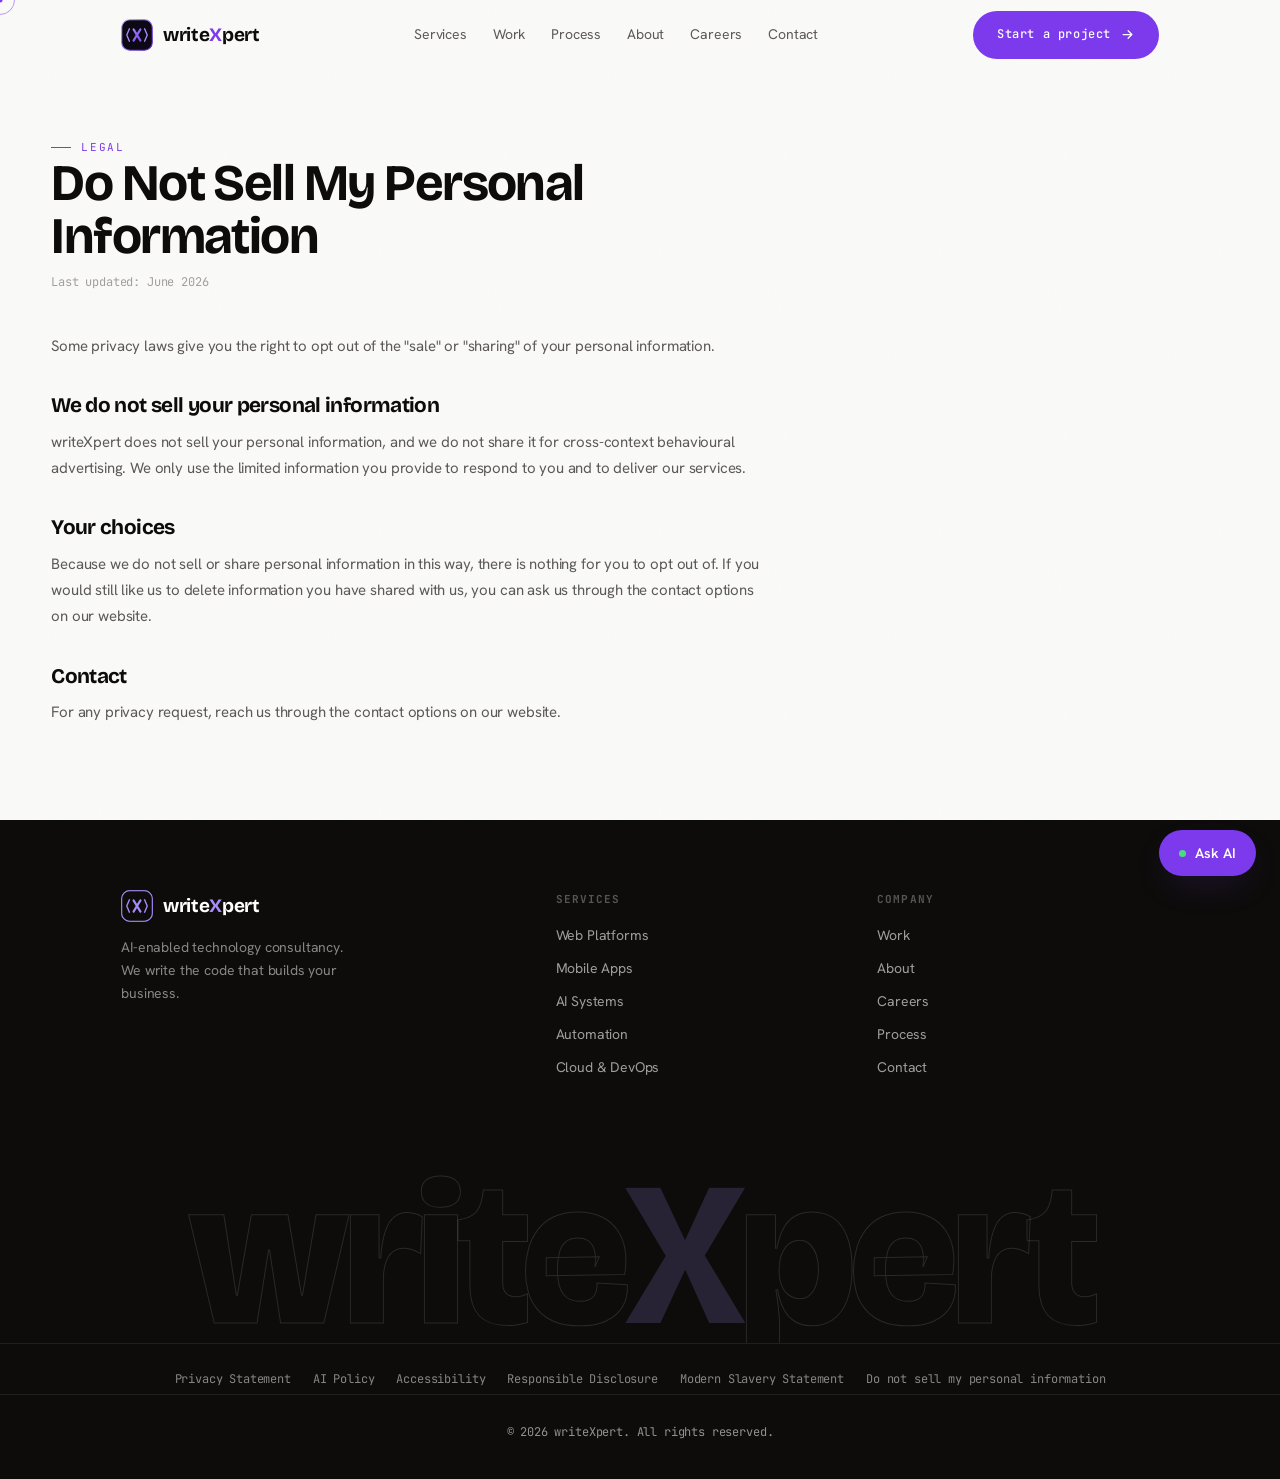
<file: do-not-sell.html>
<!DOCTYPE html>
<html lang="en">
<head>
<meta charset="UTF-8"/>
<meta name="viewport" content="width=device-width, initial-scale=1"/>
<meta name="theme-color" content="#FAFAF8"/>
<title>Do Not Sell My Personal Information — writeXpert</title>
<meta name="description" content="writeXpert does not sell your personal information."/>
<link rel="canonical" href="https://writexpert.com/do-not-sell.html"/>
<meta name="robots" content="index, follow"/>
<link rel="icon" href="/favicon.svg" type="image/svg+xml"/>
<link rel="apple-touch-icon" href="/apple-touch-icon.png"/>
<link rel="preconnect" href="https://fonts.googleapis.com"/>
<link rel="preconnect" href="https://fonts.gstatic.com" crossorigin/>
<style>
/* ============================================================
   writeXpert — Clean Light Design System (v2)
   ============================================================ */

@import url('https://fonts.googleapis.com/css2?family=Bricolage+Grotesque:opsz,wght@12..96,400..800&family=Hanken+Grotesk:wght@400;500;600&family=JetBrains+Mono:wght@400;500&display=swap');

:root {
  /* canvas */
  --bg:        #FAFAF8;
  --bg-2:      #F4F3EF;
  --surface:   #FFFFFF;
  --surface-2: #F0EFE9;
  --line:      rgba(0,0,0,0.08);
  --line-2:    rgba(0,0,0,0.14);

  /* text */
  --text:      #0D0C0A;
  --dim:       #5C5956;
  --faint:     #A39F9A;

  /* brand violet */
  --violet:        #7C3AED;
  --violet-bright: #6D28D9;
  --violet-soft:   #8B5CF6;
  --violet-light:  #EDE9FE;
  --violet-deep:   #4C1D95;
  --glow:          rgba(124,58,237,0.18);

  /* type */
  --display: 'Bricolage Grotesque', sans-serif;
  --body:    'Hanken Grotesk', sans-serif;
  --mono:    'JetBrains Mono', monospace;

  /* layout */
  --maxw: 1140px;
  --pad: clamp(20px, 4vw, 60px);
  --r: 14px;
  --ease: cubic-bezier(0.16, 1, 0.3, 1);
}

* { margin: 0; padding: 0; box-sizing: border-box; }
html { scroll-behavior: smooth; -webkit-text-size-adjust: 100%; }
body {
  background: var(--bg);
  color: var(--text);
  font-family: var(--body);
  font-size: 16px;
  line-height: 1.65;
  letter-spacing: -0.01em;
  overflow-x: hidden;
  -webkit-font-smoothing: antialiased;
}
a { color: inherit; text-decoration: none; }
img { max-width: 100%; display: block; }
ul { list-style: none; }
button { font-family: inherit; cursor: pointer; border: none; background: none; }
::selection { background: var(--violet); color: #fff; }

/* ---------- layout ---------- */
.wrap { max-width: var(--maxw); margin: 0 auto; padding-left: var(--pad); padding-right: var(--pad); }
.section { padding: clamp(64px, 9vw, 120px) 0; position: relative; }

.eyebrow {
  font-family: var(--mono);
  font-size: 11px;
  letter-spacing: 0.16em;
  text-transform: uppercase;
  color: var(--violet);
  display: inline-flex;
  align-items: center;
  gap: 10px;
}
.eyebrow::before { content: ""; width: 20px; height: 1px; background: var(--violet); }

/* ---------- typography ---------- */
h1,h2,h3,h4 { font-family: var(--display); font-weight: 700; line-height: 1.04; letter-spacing: -0.03em; }
.h1 { font-size: clamp(2.4rem, 6.5vw, 4.8rem); }
.h2 { font-size: clamp(1.8rem, 4vw, 3rem); }
.h3 { font-size: clamp(1.15rem, 2vw, 1.5rem); }
.lead { font-size: clamp(1rem, 1.5vw, 1.18rem); color: var(--dim); max-width: 56ch; line-height: 1.7; }
.grad-text {
  background: linear-gradient(110deg, var(--violet-bright) 0%, var(--violet-soft) 60%, var(--violet-deep) 100%);
  -webkit-background-clip: text; background-clip: text; color: transparent;
}

/* ---------- buttons ---------- */
.btn {
  display: inline-flex; align-items: center; gap: 9px;
  padding: 14px 24px; border-radius: 100px;
  font-family: var(--mono); font-size: 12px;
  letter-spacing: 0.05em; font-weight: 500;
  transition: transform .35s var(--ease), box-shadow .35s var(--ease), background .25s;
  will-change: transform;
}
.btn svg { width: 15px; height: 15px; transition: transform .3s var(--ease); }
.btn-primary {
  background: var(--violet); color: #fff;
  box-shadow: 0 0 0 0 var(--glow);
}
.btn-primary:hover { box-shadow: 0 10px 32px -6px var(--glow); background: var(--violet-bright); }
.btn-primary:hover svg { transform: translateX(3px); }
.btn-ghost {
  border: 1.5px solid var(--line-2); color: var(--text);
  background: transparent;
}
.btn-ghost:hover { border-color: var(--violet); color: var(--violet); background: var(--violet-light); }

/* ---------- navbar ---------- */
.nav {
  position: fixed; top: 0; left: 0; right: 0; z-index: 100;
  transition: background .4s, border-color .4s, backdrop-filter .4s;
  border-bottom: 1px solid transparent;
}
.nav.scrolled {
  background: rgba(250,250,248,0.88);
  backdrop-filter: blur(18px) saturate(120%);
  border-bottom: 1px solid var(--line);
}
.nav-inner { display: flex; align-items: center; justify-content: space-between; height: 70px; }
.nav-links { display: flex; align-items: center; gap: 30px; }
.nav-links a { font-size: 14px; color: var(--dim); transition: color .2s; position: relative; }
.nav-links a:hover { color: var(--text); }
.nav-right { display: flex; align-items: center; gap: 16px; }
.nav-toggle { display: none; width: 26px; height: 16px; position: relative; }
.nav-toggle span { position: absolute; left: 0; width: 100%; height: 2px; background: var(--text); transition: .3s var(--ease); border-radius: 2px; }
.nav-toggle span:nth-child(1){ top: 0; }
.nav-toggle span:nth-child(2){ top: 7px; }
.nav-toggle span:nth-child(3){ top: 14px; }
body.menu-open .nav-toggle span:nth-child(1){ top: 7px; transform: rotate(45deg); }
body.menu-open .nav-toggle span:nth-child(2){ opacity: 0; }
body.menu-open .nav-toggle span:nth-child(3){ top: 7px; transform: rotate(-45deg); }

/* logo */
.logo { display: flex; align-items: center; gap: 10px; }
.logo .mark { width: 32px; height: 32px; flex: none; }
.logo .word { font-family: var(--display); font-weight: 700; font-size: 19px; letter-spacing: -0.02em; color: var(--text); }
.logo .word b { color: var(--violet); font-weight: 700; }

/* ---------- hero ---------- */
.hero {
  position: relative; min-height: 92svh; display: flex; align-items: center;
  padding-top: 80px; overflow: hidden;
  background: linear-gradient(160deg, #F5F3FF 0%, var(--bg) 45%, var(--bg-2) 100%);
}
.hero-bg { position: absolute; inset: 0; z-index: 0; }
.hero-grid {
  position: absolute; inset: -2px;
  background-image:
    linear-gradient(rgba(124,58,237,0.06) 1px, transparent 1px),
    linear-gradient(90deg, rgba(124,58,237,0.06) 1px, transparent 1px);
  background-size: 60px 60px;
  mask-image: radial-gradient(ellipse 80% 70% at 20% 30%, #000 20%, transparent 70%);
  -webkit-mask-image: radial-gradient(ellipse 80% 70% at 20% 30%, #000 20%, transparent 70%);
}
.hero-blob {
  position: absolute; width: 700px; height: 700px; border-radius: 50%;
  background: radial-gradient(circle, rgba(124,58,237,0.1), transparent 65%);
  top: -300px; right: -200px; filter: blur(50px);
  animation: bfloat 16s ease-in-out infinite;
}
@keyframes bfloat { 0%,100%{ transform: translateY(0);} 50%{ transform: translateY(30px);} }

.hero-inner { position: relative; z-index: 2; max-width: 860px; }
.hero h1 { margin: 20px 0 22px; }
.hero .lead { font-size: clamp(1.05rem, 1.6vw, 1.22rem); max-width: 52ch; color: var(--dim); }
.hero-cta { display: flex; gap: 12px; margin-top: 34px; flex-wrap: wrap; }
.hero-meta { display: flex; gap: 48px; margin-top: 56px; flex-wrap: wrap; padding-top: 40px; border-top: 1px solid var(--line); }
.hero-meta .num { font-family: var(--display); font-size: 2rem; font-weight: 700; color: var(--text); }
.hero-meta .lbl { font-family: var(--mono); font-size: 10px; letter-spacing: 0.1em; text-transform: uppercase; color: var(--faint); margin-top: 2px; }

/* ---------- marquee ---------- */
.marquee { border-top: 1px solid var(--line); border-bottom: 1px solid var(--line); padding: 22px 0; overflow: hidden; background: var(--surface); }
.marquee-track { display: flex; gap: 56px; white-space: nowrap; width: max-content; animation: scroll 30s linear infinite; }
.marquee:hover .marquee-track { animation-play-state: paused; }
.marquee-track span { font-family: var(--mono); font-size: 12px; color: var(--faint); letter-spacing: 0.08em; display: inline-flex; align-items: center; gap: 10px; }
.marquee-track span::before { content: "◇"; color: var(--violet); font-size: 9px; }
@keyframes scroll { to { transform: translateX(-50%); } }

/* ---------- section head ---------- */
.shead { max-width: 600px; margin-bottom: 56px; }
.shead h2 { margin: 16px 0 16px; }
.shead.center { margin-left: auto; margin-right: auto; text-align: center; }
.shead.center .eyebrow { justify-content: center; }

/* ---------- service cards ---------- */
.cards { display: grid; grid-template-columns: repeat(3, 1fr); gap: 14px; }
.card {
  position: relative; padding: 30px 26px; border-radius: var(--r);
  border: 1.5px solid var(--line); background: var(--surface);
  overflow: hidden; transition: border-color .3s var(--ease), transform .3s var(--ease), box-shadow .3s var(--ease);
  display: flex; flex-direction: column;
}
.card:hover { border-color: var(--violet); transform: translateY(-3px); box-shadow: 0 12px 40px -10px var(--glow); }
.card .ico { width: 42px; height: 42px; border-radius: 10px; display: grid; place-items: center; background: var(--violet-light); color: var(--violet); margin-bottom: 18px; flex: none; }
.card .ico svg { width: 20px; height: 20px; }
.card h3 { font-size: 1.12rem; margin-bottom: 9px; }
.card p { color: var(--dim); font-size: 14px; line-height: 1.6; }
.card .idx { position: absolute; top: 22px; right: 22px; font-family: var(--mono); font-size: 11px; color: var(--faint); }

/* ---------- process ---------- */
.steps { display: grid; grid-template-columns: repeat(5, 1fr); gap: 0; position: relative; }
.step { padding: 0 18px; position: relative; }
.step:not(:last-child)::after {
  content: ""; position: absolute; top: 21px; left: calc(50% + 22px);
  width: calc(100% - 22px); height: 1px;
  background: linear-gradient(90deg, var(--line-2), var(--line));
}
.step .dot {
  width: 42px; height: 42px; border-radius: 50%;
  border: 1.5px solid var(--violet); display: grid; place-items: center;
  font-family: var(--mono); font-size: 12px; color: var(--violet);
  background: var(--surface); position: relative; z-index: 1; margin-bottom: 20px;
}
.step h4 { font-size: 0.95rem; margin-bottom: 7px; }
.step p { font-size: 13px; color: var(--dim); line-height: 1.5; }

/* ---------- work cards ---------- */
.work-grid { display: grid; grid-template-columns: 1fr 1fr; gap: 14px; }
.work-card {
  border-radius: var(--r); border: 1.5px solid var(--line); overflow: hidden;
  background: var(--surface); padding: 34px 30px; min-height: 290px;
  display: flex; flex-direction: column;
  transition: transform .4s var(--ease), border-color .3s, box-shadow .4s;
}
.work-card:hover { transform: translateY(-4px); border-color: var(--violet); box-shadow: 0 12px 40px -10px var(--glow); }
.work-card .sector { font-family: var(--mono); font-size: 11px; letter-spacing: 0.1em; text-transform: uppercase; color: var(--violet); }
.work-card h3 { font-size: 1.4rem; margin: 12px 0 10px; max-width: 22ch; }
.work-card p { color: var(--dim); font-size: 14px; margin-bottom: auto; }
.work-card .metrics { display: flex; gap: 32px; margin-top: 28px; padding-top: 22px; border-top: 1px solid var(--line); flex-wrap: wrap; }
.work-card .metrics .num { font-family: var(--display); font-size: 1.6rem; font-weight: 700; color: var(--text); }
.work-card .metrics .lbl { font-family: var(--mono); font-size: 10px; color: var(--faint); text-transform: uppercase; letter-spacing: 0.08em; }

/* ---------- why us ---------- */
.why-grid { display: grid; grid-template-columns: repeat(3,1fr); gap: 1px; background: var(--line); border: 1.5px solid var(--line); border-radius: var(--r); overflow: hidden; }
.why-item { background: var(--surface); padding: 32px 28px; transition: background .3s; }
.why-item:hover { background: var(--bg-2); }
.why-item .n { font-family: var(--mono); font-size: 11px; color: var(--violet); }
.why-item h4 { font-size: 1.05rem; margin: 13px 0 8px; }
.why-item p { color: var(--dim); font-size: 14px; line-height: 1.55; }

/* ---------- about ---------- */
.about { display: grid; grid-template-columns: 1.1fr 0.9fr; gap: 60px; align-items: start; }
.about .lead { margin: 18px 0; font-size: 1.1rem; color: var(--text); }
.about p.muted { margin-bottom: 16px; font-size: 15px; color: var(--dim); }
.about-panel { border: 1.5px solid var(--line); border-radius: var(--r); padding: 30px; background: var(--bg-2); }
.about-panel .row { display: flex; justify-content: space-between; padding: 14px 0; border-bottom: 1px solid var(--line); gap: 16px; }
.about-panel .row:last-child { border-bottom: none; }
.about-panel .row .k { font-family: var(--mono); font-size: 11px; color: var(--faint); text-transform: uppercase; letter-spacing: 0.08em; white-space: nowrap; }
.about-panel .row .v { font-weight: 600; font-size: 14px; text-align: right; }

/* ---------- testimonials ---------- */
.tgrid { display: grid; grid-template-columns: repeat(3,1fr); gap: 14px; }
.tcard { border: 1.5px solid var(--line); border-radius: var(--r); padding: 28px; background: var(--surface); transition: box-shadow .3s; }
.tcard:hover { box-shadow: 0 8px 30px -8px var(--glow); border-color: var(--violet); }
.tcard .quote { font-size: 15px; color: var(--dim); line-height: 1.7; margin-bottom: 22px; font-style: italic; }
.tcard .who { display: flex; align-items: center; gap: 12px; }
.tcard .ava { width: 38px; height: 38px; border-radius: 50%; background: var(--violet); display: grid; place-items: center; font-family: var(--display); font-weight: 700; font-size: 14px; color:#fff; flex: none; }
.tcard .who .nm { font-weight: 600; font-size: 14px; }
.tcard .who .rl { font-size: 12px; color: var(--faint); }
.stars { color: var(--violet); font-size: 12px; letter-spacing: 2px; margin-bottom: 16px; }

/* ---------- cta band (dark) ---------- */
.cta-band {
  position: relative; border-radius: 20px; overflow: hidden;
  padding: clamp(44px,7vw,80px); text-align: center;
  background: var(--violet-deep); color: #fff;
}
.cta-band h2 { color: #fff; margin-bottom: 16px; }
.cta-band p { color: rgba(255,255,255,0.72); max-width: 48ch; margin: 0 auto 32px; }
.cta-band .hero-cta { justify-content: center; }
.cta-band .btn-primary { background: #fff; color: var(--violet-deep); }
.cta-band .btn-primary:hover { background: var(--violet-light); color: var(--violet-deep); }
.cta-band .btn-ghost { border-color: rgba(255,255,255,0.3); color: #fff; background: rgba(255,255,255,0.06); }
.cta-band .btn-ghost:hover { background: rgba(255,255,255,0.12); border-color: rgba(255,255,255,0.5); }
.cta-band::before {
  content: ""; position: absolute; inset: 0;
  background: radial-gradient(ellipse 80% 60% at 50% 0%, rgba(139,92,246,0.4), transparent 70%);
}
.cta-band > * { position: relative; z-index: 1; }

/* ---------- contact ---------- */
.contact-grid { display: grid; grid-template-columns: 0.9fr 1.1fr; gap: 50px; }
.contact-methods { display: flex; flex-direction: column; gap: 12px; }
.cmethod { display: flex; gap: 14px; align-items: flex-start; padding: 20px; border: 1.5px solid var(--line); border-radius: 12px; background: var(--surface); transition: border-color .3s, transform .3s; }
.cmethod:hover { border-color: var(--violet); transform: translateX(3px); }
.cmethod .ci { width: 38px; height: 38px; border-radius: 9px; background: var(--violet-light); color: var(--violet); display: grid; place-items: center; flex: none; }
.cmethod .ci svg { width: 18px; height: 18px; }
.cmethod h4 { font-family: var(--body); font-weight: 600; font-size: 14px; margin-bottom: 2px; }
.cmethod p { font-size: 12px; color: var(--faint); }
.cmethod .val { color: var(--violet); font-size: 13px; font-family: var(--mono); margin-top: 5px; display: inline-block; }

.form { border: 1.5px solid var(--line); border-radius: var(--r); padding: 30px; background: var(--surface); }
.field { margin-bottom: 16px; }
.field label { display: block; font-family: var(--mono); font-size: 11px; letter-spacing: 0.06em; text-transform: uppercase; color: var(--faint); margin-bottom: 7px; }
.field input, .field textarea, .field select {
  width: 100%; background: var(--bg); border: 1.5px solid var(--line); border-radius: 9px;
  padding: 12px 14px; color: var(--text); font-family: var(--body); font-size: 14px; transition: border-color .2s;
}
.field input:focus, .field textarea:focus, .field select:focus { outline: none; border-color: var(--violet); background: #fff; }
.field textarea { resize: vertical; min-height: 100px; }
.field-row { display: grid; grid-template-columns: 1fr 1fr; gap: 12px; }
.form .btn { width: 100%; justify-content: center; margin-top: 6px; }

/* ---------- footer (dark) ---------- */
.footer { background: #0D0C0A; color: rgba(255,255,255,0.7); padding: 70px 0 36px; }
.footer-top { display: grid; grid-template-columns: 1.4fr 1fr 1fr; gap: 40px; margin-bottom: 50px; }
.footer h5 { font-family: var(--mono); font-size: 11px; letter-spacing: 0.1em; text-transform: uppercase; color: rgba(255,255,255,0.3); margin-bottom: 16px; }
.footer-col a, .footer-col p { display: block; color: rgba(255,255,255,0.55); font-size: 14px; margin-bottom: 10px; transition: color .2s; }
.footer-col a:hover { color: rgba(255,255,255,0.9); }
.footer-brand p { color: rgba(255,255,255,0.5); font-size: 14px; max-width: 30ch; margin: 14px 0; }
.footer .logo .word { color: #fff; }
.footer .logo .word b { color: #A78BFA; }
.footer .mark rect { stroke: #A78BFA; fill: #0D0C0A; }
.footer .mark path { stroke: #A78BFA; }
.footer-bottom { display: flex; justify-content: space-between; padding-top: 28px; border-top: 1px solid rgba(255,255,255,0.08); font-size: 12px; color: rgba(255,255,255,0.3); flex-wrap: wrap; gap: 10px; font-family: var(--mono); }

/* ---------- page hero (inner pages) ---------- */
.page-hero {
  padding: 140px 0 60px; position: relative; overflow: hidden;
  background: linear-gradient(160deg, #F5F3FF 0%, var(--bg) 50%);
}
.page-hero::before {
  content: ""; position: absolute; inset: 0;
  background-image: linear-gradient(rgba(124,58,237,0.06) 1px, transparent 1px), linear-gradient(90deg, rgba(124,58,237,0.06) 1px, transparent 1px);
  background-size: 60px 60px;
  mask-image: radial-gradient(ellipse 80% 80% at 50% 0%, #000 30%, transparent 75%);
  -webkit-mask-image: radial-gradient(ellipse 80% 80% at 50% 0%, #000 30%, transparent 75%);
}
.page-hero > .wrap { position: relative; z-index: 2; }
.page-hero h1 { font-size: clamp(2.2rem, 5.5vw, 3.8rem); margin: 18px 0 18px; max-width: 18ch; }

/* ---------- reveal ---------- */
.reveal { opacity: 0; transform: translateY(22px); transition: opacity .8s var(--ease), transform .8s var(--ease); }
.reveal.in { opacity: 1; transform: none; }
.reveal[data-d="1"]{ transition-delay: .07s;} .reveal[data-d="2"]{ transition-delay: .14s;}
.reveal[data-d="3"]{ transition-delay: .21s;} .reveal[data-d="4"]{ transition-delay: .28s;}
.reveal[data-d="5"]{ transition-delay: .35s;}

/* ---------- custom cursor ---------- */
.cursor-dot, .cursor-ring { position: fixed; top: 0; left: 0; border-radius: 50%; pointer-events: none; z-index: 10000; }
.cursor-dot { width: 5px; height: 5px; background: var(--violet); transform: translate(-50%,-50%); }
.cursor-ring { width: 30px; height: 30px; border: 1.5px solid rgba(124,58,237,0.5); transform: translate(-50%,-50%); transition: width .25s, height .25s; }
.cursor-ring.hover { width: 46px; height: 46px; background: rgba(124,58,237,0.06); }
@media (hover: none) { .cursor-dot, .cursor-ring { display: none; } }

/* ---------- mobile ---------- */
@media (max-width: 900px) {
  .cards, .tgrid, .why-grid { grid-template-columns: 1fr 1fr; }
  .work-grid, .about, .contact-grid { grid-template-columns: 1fr; }
  .field-row { grid-template-columns: 1fr; }
  .steps { grid-template-columns: 1fr 1fr; gap: 28px 12px; }
  .step:not(:last-child)::after { display: none; }
  .footer-top { grid-template-columns: 1fr 1fr; gap: 28px; }
  .nav-links {
    position: fixed; inset: 70px 0 auto 0; flex-direction: column; gap: 0;
    background: rgba(250,250,248,0.97); backdrop-filter: blur(20px);
    padding: 16px var(--pad) 28px; border-bottom: 1px solid var(--line);
    transform: translateY(-120%); transition: transform .4s var(--ease); align-items: flex-start;
  }
  body.menu-open .nav-links { transform: translateY(0); }
  .nav-links a { padding: 14px 0; width: 100%; border-bottom: 1px solid var(--line); font-size: 16px; color: var(--text); }
  .nav-toggle { display: block; }
  .nav-right .btn { display: none; }
  .hero-meta { gap: 24px; }
  .about { gap: 28px; }
}
@media (max-width: 560px) {
  .cards, .tgrid, .why-grid { grid-template-columns: 1fr; }
  .footer-top { grid-template-columns: 1fr; }
  .steps { grid-template-columns: 1fr; }
}
@media (prefers-reduced-motion: reduce) {
  * { animation: none !important; transition: none !important; }
  .reveal { opacity: 1; transform: none; }
}

/* ============================================================
   v4 — creative polish
   ============================================================ */

/* grain texture (subtle warmth on light) */
body::after {
  content: ""; position: fixed; inset: 0; pointer-events: none; z-index: 9998;
  opacity: 0.025; mix-blend-mode: multiply;
  background-image: url("data:image/svg+xml,%3Csvg xmlns='http://www.w3.org/2000/svg' width='140' height='140'%3E%3Cfilter id='n'%3E%3CfeTurbulence type='fractalNoise' baseFrequency='0.8' numOctaves='3'/%3E%3C/filter%3E%3Crect width='100%25' height='100%25' filter='url(%23n)'/%3E%3C/svg%3E");
}

/* scroll progress bar */
.scroll-progress {
  position: fixed; top: 0; left: 0; height: 2px; width: 0%;
  background: linear-gradient(90deg, var(--violet), var(--violet-soft));
  z-index: 200; transition: width .1s linear;
}

/* hero two-column layout */
.hero-layout {
  display: grid; grid-template-columns: 1fr 0.92fr; gap: 40px;
  align-items: center; padding-top: 24px;
}
.hero-left { position: relative; z-index: 2; }
.hero .hero-layout h1 { margin: 18px 0 22px; }
.hero-blob.two {
  width: 480px; height: 480px; top: auto; bottom: -240px; left: -160px; right: auto;
  background: radial-gradient(circle, rgba(139,92,246,0.12), transparent 65%);
  animation-delay: -7s;
}

/* hero visual */
.hero-visual { position: relative; z-index: 2; min-height: 380px; display: flex; align-items: center; justify-content: center; }
.hv-float { position: relative; width: 100%; max-width: 420px; will-change: transform; }

.hv-card {
  background: #fff; border: 1px solid var(--line); border-radius: 16px; overflow: hidden;
  box-shadow: 0 30px 70px -18px rgba(76,29,149,0.22), 0 8px 24px -8px rgba(0,0,0,0.08);
}
.hv-card-top { background: #F4F3EF; padding: 11px 14px; display: flex; align-items: center; gap: 6px; border-bottom: 1px solid var(--line); }
.hv-dot { width: 9px; height: 9px; border-radius: 50%; background: #d4d2cc; }
.hv-dot:nth-child(1){ background:#ff5f57;} .hv-dot:nth-child(2){ background:#febc2e;} .hv-dot:nth-child(3){ background:#28c840;}
.hv-url { margin-left: 8px; font-family: var(--mono); font-size: 10px; color: var(--faint); }
.hv-body { padding: 20px; }
.hv-row { display: flex; justify-content: space-between; align-items: flex-start; margin-bottom: 16px; }
.hv-eyebrow { font-family: var(--mono); font-size: 9px; letter-spacing: 0.1em; text-transform: uppercase; color: var(--faint); }
.hv-big { font-family: var(--display); font-size: 1.35rem; font-weight: 700; margin-top: 2px; }
.hv-badge { display: inline-flex; align-items: center; gap: 6px; font-family: var(--mono); font-size: 11px; color: #16a34a; background: rgba(34,197,94,0.1); padding: 5px 10px; border-radius: 20px; }
.hv-pulse { width: 7px; height: 7px; border-radius: 50%; background: #22c55e; box-shadow: 0 0 0 0 rgba(34,197,94,0.5); animation: pulse 2s infinite; }
@keyframes pulse { 0%{box-shadow:0 0 0 0 rgba(34,197,94,0.5);} 70%{box-shadow:0 0 0 8px rgba(34,197,94,0);} 100%{box-shadow:0 0 0 0 rgba(34,197,94,0);} }
.hv-chart { height: 110px; margin-bottom: 16px; }
.hv-chart svg { width: 100%; height: 100%; }
#hv-line { stroke-dasharray: 600; stroke-dashoffset: 600; }
.hv-float.drawn #hv-line { transition: stroke-dashoffset 2s var(--ease); stroke-dashoffset: 0; }
.hv-kpis { display: grid; grid-template-columns: repeat(3,1fr); gap: 10px; }
.hv-kpi { background: var(--bg); border: 1px solid var(--line); border-radius: 10px; padding: 11px 12px; }
.hv-kpi-v { font-family: var(--display); font-size: 1.05rem; font-weight: 700; }
.hv-kpi-l { font-family: var(--mono); font-size: 9px; color: var(--faint); margin-top: 2px; text-transform: uppercase; letter-spacing: 0.05em; }

/* floating chips */
.hv-chip {
  position: absolute; background: #fff; border: 1px solid var(--line);
  border-radius: 12px; box-shadow: 0 14px 36px -12px rgba(0,0,0,0.18);
  display: flex; align-items: center; gap: 10px; padding: 11px 13px;
}
.hv-chip-deploy { top: -28px; right: -20px; animation: chipfloat 5s ease-in-out infinite; }
.hv-chip-code { bottom: -24px; left: -28px; animation: chipfloat 5s ease-in-out infinite 1.5s; }
.hv-chip-ico { width: 28px; height: 28px; border-radius: 8px; background: rgba(34,197,94,0.12); color: #16a34a; display: grid; place-items: center; font-size: 14px; font-weight: 700; }
.hv-chip-t { font-size: 12px; font-weight: 600; }
.hv-chip-s { font-family: var(--mono); font-size: 10px; color: var(--faint); }
.hv-code-line { font-family: var(--mono); font-size: 12px; color: var(--text); }
.hv-code-line b { color: var(--violet); }
@keyframes chipfloat { 0%,100%{ transform: translateY(0);} 50%{ transform: translateY(-9px);} }

/* hero meta -> 4 cols */
.hero-meta { display: flex; gap: 48px; }

/* richer service cards */
.card { padding-bottom: 54px; }
.card .idx { font-size: 28px; font-family: var(--display); font-weight: 700; color: var(--bg-2); top: 18px; right: 22px; line-height: 1; transition: color .3s; }
.card:hover .idx { color: var(--violet-light); }
.card-arrow {
  position: absolute; bottom: 24px; left: 26px;
  width: 32px; height: 32px; border-radius: 50%; border: 1.5px solid var(--line);
  display: grid; place-items: center; color: var(--violet);
  opacity: 0; transform: translateX(-6px); transition: opacity .3s var(--ease), transform .3s var(--ease), background .3s, border-color .3s;
}
.card-arrow svg { width: 14px; height: 14px; }
.card:hover .card-arrow { opacity: 1; transform: translateX(0); }
.card:hover .card-arrow { background: var(--violet); border-color: var(--violet); color: #fff; }

/* giant footer wordmark */
.footer-mega {
  font-family: var(--display); font-weight: 800;
  font-size: clamp(3.5rem, 16vw, 14rem); line-height: 0.85; letter-spacing: -0.04em;
  color: transparent; -webkit-text-stroke: 1px rgba(255,255,255,0.12);
  text-align: center; padding: 30px 0 0; overflow: hidden; user-select: none;
}
.footer-mega b { color: rgba(167,139,250,0.18); -webkit-text-stroke: 0; }

@media (max-width: 980px) {
  .hero-layout { grid-template-columns: 1fr; gap: 50px; }
  .hero-visual { min-height: 320px; max-width: 420px; }
  .hv-chip-deploy { right: 0; }
  .hv-chip-code { left: 0; }
}
@media (max-width: 600px) {
  .hero-visual { display: none; }
}

/* ============================================================
   v6 — craft showcase (real product designs) + footer fix
   ============================================================ */

/* footer bottom contrast fix */
.footer-bottom { color: rgba(255,255,255,0.55); }
.footer-col a { color: rgba(255,255,255,0.6); }

/* craft section — layered showcase */
.craft-section { overflow: hidden; }
.craft-showcase {
  position: relative; margin-top: 30px;
  min-height: 560px; display: flex; align-items: center; justify-content: center;
}
.craft-deco {
  position: absolute; inset: 0;
  background-image: radial-gradient(circle, var(--line-2) 1px, transparent 1px);
  background-size: 26px 26px;
  mask-image: radial-gradient(ellipse 60% 60% at 50% 50%, #000, transparent 75%);
  -webkit-mask-image: radial-gradient(ellipse 60% 60% at 50% 50%, #000, transparent 75%);
  opacity: 0.5;
}
.craft-cluster { position: relative; width: 100%; max-width: 1000px; height: 540px; }

/* shared device shadow */
.shot { position: absolute; box-shadow: 0 40px 90px -24px rgba(76,29,149,0.28), 0 12px 32px -10px rgba(0,0,0,0.12); transition: transform .5s var(--ease); }

/* --- e-commerce browser (back-left) --- */
.shot-store { width: 580px; left: 0; top: 40px; transform: rotate(-2deg); z-index: 1; border-radius: 14px; overflow: hidden; background: #fff; border: 1px solid var(--line); }
.shot-store:hover { transform: rotate(0) translateY(-6px); z-index: 4; }
.st-chrome { background: #EDEDED; padding: 9px 12px; display: flex; align-items: center; gap: 6px; }
.st-chrome .bc-bar { flex: 1; margin-left: 8px; background: #fff; border-radius: 5px; padding: 4px 10px; font-family: var(--mono); font-size: 10px; color: var(--faint); }
.st-top { display: flex; align-items: center; justify-content: space-between; padding: 14px 18px; border-bottom: 1px solid var(--line); }
.st-brand { font-family: var(--display); font-weight: 800; font-size: 16px; letter-spacing: 0.04em; }
.st-nav { display: flex; gap: 16px; font-size: 11px; color: var(--dim); }
.st-cart { font-size: 13px; position: relative; }
.st-cart::after { content: "3"; position: absolute; top: -6px; right: -8px; background: var(--violet); color: #fff; font-family: var(--mono); font-size: 8px; width: 14px; height: 14px; border-radius: 50%; display: grid; place-items: center; }
.st-banner { margin: 14px 18px; border-radius: 10px; padding: 16px 18px; background: linear-gradient(110deg, var(--violet), var(--violet-deep)); color: #fff; display: flex; align-items: center; justify-content: space-between; }
.st-banner-t { font-family: var(--display); font-weight: 700; font-size: 17px; }
.st-banner-s { font-size: 11px; opacity: 0.85; margin-top: 2px; }
.st-banner-btn { font-family: var(--mono); font-size: 10px; background: #fff; color: var(--violet-deep); padding: 7px 12px; border-radius: 20px; font-weight: 600; }
.st-grid { display: grid; grid-template-columns: repeat(3,1fr); gap: 12px; padding: 4px 18px 20px; }
.st-prod { border: 1px solid var(--line); border-radius: 10px; overflow: hidden; }
.st-img { aspect-ratio: 1/1; position: relative; }
.st-img.a { background: linear-gradient(135deg, #f9a8d4, #c084fc); }
.st-img.b { background: linear-gradient(135deg, #a5b4fc, #818cf8); }
.st-img.c { background: linear-gradient(135deg, #fdba74, #fb923c); }
.st-tag { position: absolute; top: 8px; left: 8px; font-family: var(--mono); font-size: 8px; background: rgba(255,255,255,0.9); padding: 3px 6px; border-radius: 5px; font-weight: 600; }
.st-info { padding: 9px 10px; }
.st-name { font-size: 11px; font-weight: 600; }
.st-price { display: flex; align-items: center; justify-content: space-between; margin-top: 4px; }
.st-price b { font-family: var(--display); font-size: 13px; }
.st-add { width: 22px; height: 22px; border-radius: 7px; background: var(--violet); color: #fff; display: grid; place-items: center; font-size: 13px; }

/* --- food delivery phone (front-center) --- */
.shot-food { width: 264px; right: 40px; top: 0; z-index: 3; }
.shot-food:hover { transform: translateY(-8px); z-index: 4; }
.food-phone { width: 100%; aspect-ratio: 9/19; border-radius: 38px; background: #111; padding: 11px 8px; border: 6px solid #1c1c1e; box-shadow: 0 40px 90px -24px rgba(0,0,0,0.4); }
.food-notch { width: 56px; height: 12px; background: #111; border-radius: 0 0 10px 10px; margin: 0 auto 8px; }
.food-screen { background: #fff; border-radius: 26px; height: calc(100% - 20px); overflow: hidden; display: flex; flex-direction: column; }
.food-head { padding: 13px 14px 10px; }
.food-loc { font-family: var(--mono); font-size: 8px; color: var(--faint); letter-spacing: 0.08em; text-transform: uppercase; }
.food-loc-v { font-size: 13px; font-weight: 700; margin-top: 1px; }
.food-search { margin-top: 10px; background: var(--bg-2); border-radius: 9px; padding: 8px 11px; font-size: 10px; color: var(--faint); display: flex; align-items: center; gap: 6px; }
.food-promo { margin: 4px 14px 12px; border-radius: 12px; background: linear-gradient(120deg, #fb923c, #ef4444); color: #fff; padding: 13px 14px; }
.food-promo-t { font-family: var(--display); font-weight: 700; font-size: 15px; }
.food-promo-s { font-size: 10px; opacity: 0.9; margin-top: 2px; }
.food-sec { font-size: 11px; font-weight: 700; padding: 0 14px 8px; }
.food-list { flex: 1; padding: 0 14px; display: flex; flex-direction: column; gap: 9px; overflow: hidden; }
.food-item { display: flex; gap: 10px; align-items: center; }
.food-thumb { width: 48px; height: 48px; border-radius: 11px; flex: none; display: grid; place-items: center; font-size: 22px; }
.food-thumb.a { background: linear-gradient(135deg, #fde68a, #fbbf24); }
.food-thumb.b { background: linear-gradient(135deg, #fecaca, #f87171); }
.food-thumb.c { background: linear-gradient(135deg, #bbf7d0, #4ade80); }
.food-meta { flex: 1; min-width: 0; }
.food-name { font-size: 11px; font-weight: 700; }
.food-sub { font-family: var(--mono); font-size: 8px; color: var(--faint); margin-top: 2px; }
.food-rating { display: inline-flex; align-items: center; gap: 3px; font-size: 9px; font-weight: 700; color: #16a34a; background: rgba(34,197,94,0.1); padding: 2px 6px; border-radius: 6px; margin-top: 5px; }
.food-price { font-family: var(--display); font-size: 12px; font-weight: 700; }
.food-nav { display: flex; justify-content: space-around; padding: 9px 0 6px; border-top: 1px solid var(--line); margin-top: 6px; }
.food-nav span { font-family: var(--mono); font-size: 8px; color: var(--faint); }
.food-nav span.on { color: #ef4444; font-weight: 700; }

/* --- floating accent chips --- */
.craft-chip {
  position: absolute; background: #fff; border: 1px solid var(--line);
  border-radius: 14px; box-shadow: 0 18px 44px -14px rgba(0,0,0,0.2);
  padding: 12px 15px; z-index: 5; display: flex; align-items: center; gap: 11px;
}
.craft-chip-order { top: -26px; right: 70px; animation: chipfloat 5s ease-in-out infinite; }
.craft-chip-rating { bottom: 40px; left: 20px; animation: chipfloat 5.5s ease-in-out infinite 1.2s; }
.cc-ico { width: 34px; height: 34px; border-radius: 10px; display: grid; place-items: center; font-size: 16px; flex: none; }
.cc-ico.green { background: rgba(34,197,94,0.12); }
.cc-ico.violet { background: var(--violet-light); }
.cc-t { font-size: 12px; font-weight: 700; }
.cc-s { font-family: var(--mono); font-size: 10px; color: var(--faint); margin-top: 1px; }

/* craft responsive: stack cleanly */
@media (max-width: 860px) {
  .craft-showcase { min-height: 0; }
  .craft-cluster { height: auto; display: flex; flex-direction: column; align-items: center; gap: 28px; max-width: 420px; }
  .shot { position: relative; transform: none !important; left: auto; right: auto; top: auto; }
  .shot-store { width: 100%; }
  .shot-food { width: 240px; }
  .craft-chip { display: none; }
  .craft-deco { display: none; }
}

/* v8 — footer center, remove phone, legal page */
.footer-bottom { justify-content: center; text-align: center; }
.legal { padding: 130px 0 80px; max-width: 820px; }
.legal h1 { font-size: clamp(2rem, 5vw, 3.2rem); margin-bottom: 10px; }
.legal .updated { font-family: var(--mono); font-size: 12px; color: var(--faint); margin-bottom: 40px; }
.legal h2 { font-size: 1.3rem; margin: 36px 0 12px; }
.legal p { color: var(--dim); margin-bottom: 14px; font-size: 15px; line-height: 1.75; }
.legal ul.bullets { margin: 0 0 14px 0; padding: 0; }
.legal ul.bullets li { color: var(--dim); font-size: 15px; line-height: 1.7; padding-left: 20px; position: relative; margin-bottom: 8px; }
.legal ul.bullets li::before { content: "—"; position: absolute; left: 0; color: var(--violet); }

/* ============================================================
   v9 — bento work showcase, careers page, modern elements
   ============================================================ */

/* nav: allow 6 items */
.nav-links { gap: 26px; }

/* ---------- WORK BENTO ---------- */
.bento { display: grid; grid-template-columns: repeat(3, 1fr); gap: 16px; }
.bento-card {
  position: relative; border: 1px solid var(--line); border-radius: 22px;
  background: linear-gradient(180deg, #fff, var(--bg-2));
  overflow: hidden; padding: 32px 30px; min-height: 400px;
  display: flex; flex-direction: column;
  transition: transform .4s var(--ease), box-shadow .4s var(--ease), border-color .3s;
}
.bento-card:hover { transform: translateY(-5px); border-color: var(--violet); box-shadow: 0 26px 60px -20px var(--glow); }
.bento-card.wide { grid-column: span 2; }
.bento-tag { font-family: var(--mono); font-size: 11px; letter-spacing: 0.1em; text-transform: uppercase; color: var(--violet); margin-bottom: 12px; }
.bento-card h3 { font-size: 1.4rem; line-height: 1.1; margin-bottom: 8px; max-width: 18ch; }
.bento-card .bento-sub { font-size: 14px; color: var(--dim); }
.bento-visual { margin-top: auto; padding-top: 24px; position: relative; }
.bento-particles {
  position: absolute; inset: 0; pointer-events: none;
  background-image: radial-gradient(circle, rgba(124,58,237,0.4) 1px, transparent 1px);
  background-size: 14px 14px;
  -webkit-mask-image: radial-gradient(ellipse 70% 80% at 80% 20%, #000, transparent 70%);
  mask-image: radial-gradient(ellipse 70% 80% at 80% 20%, #000, transparent 70%);
  opacity: 0.5;
}

/* agentic commerce mini */
.ac-chat { display: flex; flex-direction: column; gap: 8px; }
.ac-bubble { font-size: 12px; padding: 9px 12px; border-radius: 12px; max-width: 85%; line-height: 1.45; }
.ac-bubble.user { align-self: flex-end; background: var(--violet); color: #fff; border-bottom-right-radius: 3px; }
.ac-bubble.bot { align-self: flex-start; background: #fff; border: 1px solid var(--line); border-bottom-left-radius: 3px; }
.ac-products { display: grid; grid-template-columns: 1fr 1fr; gap: 8px; margin-top: 4px; }
.ac-prod { background: #fff; border: 1px solid var(--line); border-radius: 10px; padding: 10px; }
.ac-prod-img { aspect-ratio: 1.3/1; border-radius: 7px; margin-bottom: 7px; }
.ac-prod-img.a { background: linear-gradient(135deg, #93c5fd, #3b82f6); }
.ac-prod-img.b { background: linear-gradient(135deg, #1e293b, #334155); }
.ac-prod-n { font-size: 11px; font-weight: 600; }
.ac-prod-p { font-family: var(--display); font-size: 12px; font-weight: 700; }
.ac-buy { margin-top: 8px; background: var(--violet-light); color: var(--violet); text-align: center; padding: 9px; border-radius: 9px; font-size: 12px; font-weight: 600; }

/* payment card visual */
.pay-card {
  aspect-ratio: 1.6/1; border-radius: 16px; padding: 18px; position: relative; overflow: hidden;
  background: linear-gradient(125deg, #c084fc, #818cf8 45%, #fb923c);
  box-shadow: 0 20px 40px -14px rgba(124,58,237,0.4);
  display: flex; flex-direction: column; justify-content: space-between;
  transform: rotate(-4deg); transition: transform .4s var(--ease);
}
.bento-card:hover .pay-card { transform: rotate(0); }
.pay-card::after { content: ""; position: absolute; inset: 0; background: linear-gradient(110deg, transparent 30%, rgba(255,255,255,0.35) 50%, transparent 70%); }
.pay-chip { width: 36px; height: 26px; border-radius: 6px; background: linear-gradient(135deg, #fde68a, #f59e0b); position: relative; z-index: 1; }
.pay-wave { position: absolute; top: 20px; left: 60px; color: rgba(255,255,255,0.9); font-size: 16px; z-index: 1; }
.pay-bottom { display: flex; justify-content: space-between; align-items: flex-end; position: relative; z-index: 1; }
.pay-num { font-family: var(--mono); font-size: 12px; color: rgba(255,255,255,0.95); letter-spacing: 0.1em; }
.pay-visa { font-family: var(--display); font-weight: 800; font-size: 17px; font-style: italic; color: #fff; }

/* data / globe arc viz */
.arc-viz { height: 150px; position: relative; }
.arc-viz svg { width: 100%; height: 100%; overflow: visible; }

/* analytics mini */
.an-chart { display: flex; align-items: flex-end; gap: 6px; height: 90px; }
.an-bar { flex: 1; border-radius: 4px 4px 0 0; background: var(--violet-light); }
.an-bar.hi { background: var(--violet); }
.an-row { display: flex; justify-content: space-between; margin-bottom: 12px; }
.an-kpi { font-family: var(--display); font-size: 1.4rem; font-weight: 700; }
.an-kpi-l { font-family: var(--mono); font-size: 10px; color: var(--faint); text-transform: uppercase; }

/* mobile mini */
.mob-mini { width: 130px; margin: 0 auto; border-radius: 22px; background: #111; padding: 7px 5px; border: 4px solid #1c1c1e; }
.mob-screen { background: var(--bg); border-radius: 16px; padding: 9px; }
.mob-bar { height: 7px; border-radius: 4px; background: var(--violet); margin-bottom: 6px; }
.mob-bar.s { width: 60%; background: var(--line-2); }
.mob-thumb { aspect-ratio: 16/9; border-radius: 8px; background: linear-gradient(135deg, #f9a8d4, #c084fc); margin-bottom: 8px; }
.mob-line { height: 6px; border-radius: 3px; background: var(--line-2); margin-bottom: 5px; }
.mob-line.s { width: 70%; }

/* automation flow mini */
.flow { display: flex; align-items: center; gap: 8px; flex-wrap: wrap; }
.flow-node { background: #fff; border: 1px solid var(--line); border-radius: 9px; padding: 9px 12px; font-size: 11px; font-weight: 600; display: flex; align-items: center; gap: 6px; }
.flow-node .d { width: 7px; height: 7px; border-radius: 50%; background: var(--violet); }
.flow-arrow { color: var(--violet); font-size: 14px; }

@media (max-width: 880px) {
  .bento { grid-template-columns: 1fr 1fr; }
  .bento-card.wide { grid-column: span 2; }
}
@media (max-width: 560px) {
  .bento { grid-template-columns: 1fr; }
  .bento-card.wide { grid-column: span 1; }
  .bento-card { min-height: 340px; }
}

/* ---------- CAREERS ---------- */
.careers-hero { padding: 130px 0 70px; position: relative; overflow: hidden; background: linear-gradient(160deg, #F5F3FF, var(--bg) 55%); }
.careers-hero::before { content: ""; position: absolute; inset: 0; background-image: linear-gradient(rgba(124,58,237,0.05) 1px, transparent 1px), linear-gradient(90deg, rgba(124,58,237,0.05) 1px, transparent 1px); background-size: 60px 60px; -webkit-mask-image: radial-gradient(ellipse 70% 70% at 30% 30%, #000, transparent 70%); mask-image: radial-gradient(ellipse 70% 70% at 30% 30%, #000, transparent 70%); }
.careers-layout { display: grid; grid-template-columns: 1fr 0.95fr; gap: 50px; align-items: center; position: relative; z-index: 2; }
.careers-hero h1 { font-size: clamp(2.6rem, 6.5vw, 5rem); line-height: 0.98; margin: 18px 0 22px; }
.careers-hero .lead { font-size: 1.15rem; }
.careers-hero .hero-cta { margin-top: 32px; }

/* team mosaic */
.mosaic { display: grid; grid-template-columns: repeat(3, 1fr); gap: 12px; }
.mtile { border-radius: 16px; aspect-ratio: 3/4; position: relative; overflow: hidden; display: flex; align-items: flex-end; padding: 14px; color: #fff; }
.mtile span { position: relative; z-index: 1; font-family: var(--mono); font-size: 11px; letter-spacing: 0.06em; text-transform: uppercase; font-weight: 500; }
.mtile::after { content: ""; position: absolute; inset: 0; background: linear-gradient(180deg, transparent 40%, rgba(0,0,0,0.4)); }
.mtile.t1 { background: linear-gradient(135deg, #8b5cf6, #6d28d9); }
.mtile.t2 { background: linear-gradient(135deg, #f9a8d4, #c084fc); margin-top: 28px; }
.mtile.t3 { background: linear-gradient(135deg, #fdba74, #fb923c); }
.mtile.t4 { background: linear-gradient(135deg, #a5b4fc, #6366f1); margin-top: -16px; }
.mtile.t5 { background: linear-gradient(135deg, #6ee7b7, #10b981); }
.mtile.t6 { background: linear-gradient(135deg, #c4b5fd, #8b5cf6); margin-top: 28px; }

/* values grid */
.values { display: grid; grid-template-columns: repeat(3, 1fr); gap: 16px; }
.value-card { border: 1px solid var(--line); border-radius: 16px; padding: 28px; background: #fff; }
.value-card .vico { width: 44px; height: 44px; border-radius: 11px; background: var(--violet-light); color: var(--violet); display: grid; place-items: center; margin-bottom: 16px; font-size: 20px; }
.value-card h4 { font-size: 1.1rem; margin-bottom: 8px; }
.value-card p { font-size: 14px; color: var(--dim); line-height: 1.55; }

/* roles list */
.roles { border-top: 1px solid var(--line); }
.role {
  display: flex; align-items: center; justify-content: space-between; gap: 20px;
  padding: 26px 4px; border-bottom: 1px solid var(--line);
  transition: padding-left .3s var(--ease), background .3s;
}
.role:hover { padding-left: 16px; background: linear-gradient(90deg, var(--violet-light), transparent); }
.role-info h4 { font-size: 1.25rem; margin-bottom: 5px; }
.role-meta { display: flex; gap: 14px; flex-wrap: wrap; }
.role-meta span { font-family: var(--mono); font-size: 11px; color: var(--faint); display: inline-flex; align-items: center; gap: 5px; }
.role-meta span::before { content: "●"; color: var(--violet); font-size: 7px; }
.role-apply { flex: none; display: inline-flex; align-items: center; gap: 8px; font-family: var(--mono); font-size: 12px; font-weight: 500; color: var(--violet); border: 1.5px solid var(--line-2); padding: 10px 18px; border-radius: 100px; transition: all .3s; }
.role:hover .role-apply { background: var(--violet); color: #fff; border-color: var(--violet); }

@media (max-width: 880px) {
  .careers-layout { grid-template-columns: 1fr; gap: 40px; }
  .values { grid-template-columns: 1fr; }
  .role { flex-direction: column; align-items: flex-start; }
}

/* v10 — original bento visuals (cloud arch, scheduling) */
.arch { display: flex; flex-direction: column; align-items: center; gap: 9px; }
.arch-node { background: #fff; border: 1px solid var(--line); border-radius: 9px; padding: 8px 14px; font-size: 11px; font-weight: 600; display: inline-flex; align-items: center; gap: 7px; }
.arch-node .ad { width: 7px; height: 7px; border-radius: 50%; background: var(--violet); }
.arch-node.live .ad { background: #22c55e; box-shadow: 0 0 0 0 rgba(34,197,94,0.5); animation: pulse 2s infinite; }
.arch-row { display: flex; gap: 8px; }
.arch-conn { width: 1.5px; height: 12px; background: linear-gradient(var(--violet), var(--line)); }
.arch-scale { font-family: var(--mono); font-size: 9px; color: var(--faint); margin-top: 2px; }

.cal { background: #fff; border: 1px solid var(--line); border-radius: 12px; padding: 14px; }
.cal-head { display: grid; grid-template-columns: repeat(5,1fr); gap: 6px; margin-bottom: 8px; }
.cal-head span { font-family: var(--mono); font-size: 9px; color: var(--faint); text-align: center; text-transform: uppercase; }
.cal-grid { display: grid; grid-template-columns: repeat(5,1fr); gap: 6px; }
.cal-slot { height: 16px; border-radius: 4px; background: var(--bg-2); }
.cal-slot.soft { background: var(--violet-light); }
.cal-slot.booked { background: var(--violet); position: relative; }
.cal-tag { display: inline-flex; align-items: center; gap: 6px; margin-top: 12px; font-family: var(--mono); font-size: 10px; color: var(--violet); }
.cal-tag .cd { width: 6px; height: 6px; border-radius: 50%; background: var(--violet); }

/* ============================================================
   v11 — ray-burst, partner ecosystem, AI chat, legal footer
   ============================================================ */

/* ---------- interactive ray-burst ---------- */
.ray-section { position: relative; padding: 0; border-top: 1px solid var(--line); border-bottom: 1px solid var(--line); overflow: hidden; transition: background 1.2s ease; }
.ray-wrap { position: relative; min-height: 560px; }
.ray-canvas { position: absolute; inset: 0; width: 100%; height: 100%; }
.ray-head { position: absolute; top: 48px; left: 0; right: 0; text-align: center; z-index: 3; pointer-events: none; padding: 0 20px; }
.ray-head .eyebrow { color: var(--violet); }
.ray-head h2 { font-size: clamp(1.8rem, 4vw, 2.8rem); margin-top: 10px; transition: color 1.2s ease; }
.ray-head p { color: var(--dim); margin-top: 8px; font-size: 1rem; transition: color 1.2s ease; }
.ray-modes { position: absolute; top: 50%; right: 32px; transform: translateY(-50%); z-index: 4; background: rgba(255,255,255,0.7); backdrop-filter: blur(12px); border: 1px solid var(--line); border-radius: 16px; padding: 8px; display: flex; flex-direction: column; gap: 2px; box-shadow: 0 16px 40px -16px rgba(0,0,0,0.16); }
.ray-mode { display: flex; align-items: center; gap: 10px; padding: 10px 16px 10px 12px; border-radius: 10px; font-size: 14px; color: var(--dim); cursor: pointer; transition: background .2s, color .2s; white-space: nowrap; font-family: var(--body); border: none; background: none; text-align: left; }
.ray-mode:hover { background: rgba(124,58,237,0.06); color: var(--text); }
.ray-mode.active { background: var(--violet-light); color: var(--violet-deep); font-weight: 600; }
.ray-mode svg { width: 17px; height: 17px; flex: none; }
.ray-section.dark .ray-head h2 { color: #fff; }
.ray-section.dark .ray-head p { color: rgba(255,255,255,0.7); }
.ray-section.dark .ray-modes { background: rgba(20,18,30,0.6); border-color: rgba(255,255,255,0.12); }
.ray-section.dark .ray-mode { color: rgba(255,255,255,0.65); }
.ray-section.dark .ray-mode:hover { color: #fff; background: rgba(255,255,255,0.08); }
.ray-section.dark .ray-mode.active { background: rgba(167,139,250,0.2); color: #fff; }
@media (max-width: 760px) {
  .ray-modes { position: static; transform: none; flex-direction: row; flex-wrap: wrap; justify-content: center; margin: 0 20px; max-width: 360px; margin-left: auto; margin-right: auto; }
  .ray-wrap { min-height: 640px; display: flex; flex-direction: column; }
  .ray-head { position: static; padding-top: 50px; }
  .ray-canvas { position: absolute; }
  .ray-mode { padding: 8px 12px; font-size: 12px; }
}

/* ---------- partner / tech ecosystem ---------- */
.eco-section { position: relative; overflow: hidden; }
.eco-wrap { position: relative; min-height: 520px; display: flex; align-items: center; justify-content: center; }
.eco-center { text-align: center; max-width: 460px; position: relative; z-index: 3; }
.eco-center h2 { font-size: clamp(2rem, 5vw, 3.2rem); line-height: 1.02; }
.eco-center p { color: var(--dim); margin: 14px 0 26px; }
.eco-logo {
  position: absolute; background: #fff; border: 1px solid var(--line); border-radius: 16px;
  box-shadow: 0 18px 44px -18px rgba(0,0,0,0.14); padding: 16px 22px;
  display: flex; align-items: center; gap: 10px; font-family: var(--display); font-weight: 700; font-size: 15px;
  z-index: 2; transition: transform .4s var(--ease), box-shadow .4s;
}
.eco-logo:hover { transform: translateY(-5px) scale(1.04); box-shadow: 0 24px 50px -18px rgba(124,58,237,0.3); z-index: 5; }
.eco-logo .ed { width: 22px; height: 22px; border-radius: 6px; display: grid; place-items: center; font-size: 13px; color: #fff; flex: none; }
.eco-logo.f1 { top: 8%; left: 16%; animation: chipfloat 6s ease-in-out infinite; }
.eco-logo.f2 { top: 4%; right: 20%; animation: chipfloat 6.5s ease-in-out infinite .8s; }
.eco-logo.f3 { top: 30%; left: 4%; animation: chipfloat 5.5s ease-in-out infinite 1.4s; }
.eco-logo.f4 { top: 28%; right: 5%; animation: chipfloat 6.2s ease-in-out infinite .4s; }
.eco-logo.f5 { bottom: 16%; left: 13%; animation: chipfloat 5.8s ease-in-out infinite 1s; }
.eco-logo.f6 { bottom: 8%; right: 16%; animation: chipfloat 6.4s ease-in-out infinite 1.8s; }
.eco-logo.f7 { bottom: 30%; left: 30%; animation: chipfloat 7s ease-in-out infinite .6s; }
.eco-logo.f8 { bottom: 28%; right: 31%; animation: chipfloat 6.8s ease-in-out infinite 1.2s; }
@media (max-width: 860px) {
  .eco-wrap { min-height: 0; flex-direction: column; }
  .eco-logo { position: static; animation: none !important; }
  .eco-cloud { display: grid; grid-template-columns: repeat(2,1fr); gap: 10px; margin-top: 30px; width: 100%; }
  .eco-logo:hover { transform: none; }
}
.eco-cloud { display: contents; }

/* ---------- AI chat widget ---------- */
.ai-fab {
  position: fixed; bottom: 24px; right: 24px; z-index: 120;
  display: inline-flex; align-items: center; gap: 9px;
  background: var(--violet); color: #fff; border: none; cursor: pointer;
  padding: 14px 20px; border-radius: 100px; font-family: var(--body); font-weight: 600; font-size: 14px;
  box-shadow: 0 14px 34px -8px var(--glow); transition: transform .3s var(--ease), box-shadow .3s;
}
.ai-fab:hover { transform: translateY(-2px) scale(1.03); }
.ai-fab svg { width: 18px; height: 18px; }
.ai-fab .ai-dot { width: 7px; height: 7px; border-radius: 50%; background: #4ade80; box-shadow: 0 0 0 0 rgba(74,222,128,0.6); animation: pulse 2s infinite; }
.ai-panel {
  position: fixed; bottom: 92px; right: 24px; z-index: 121; width: 380px; max-width: calc(100vw - 32px);
  height: 540px; max-height: calc(100vh - 130px); background: #fff; border: 1px solid var(--line);
  border-radius: 20px; box-shadow: 0 30px 70px -18px rgba(0,0,0,0.3); display: none; flex-direction: column; overflow: hidden;
}
.ai-panel.open { display: flex; animation: aiUp .35s var(--ease); }
@keyframes aiUp { from { opacity: 0; transform: translateY(16px); } to { opacity: 1; transform: translateY(0); } }
.ai-top { padding: 16px 18px; border-bottom: 1px solid var(--line); display: flex; align-items: center; gap: 11px; background: linear-gradient(120deg, var(--violet-light), #fff); }
.ai-avatar { width: 34px; height: 34px; border-radius: 10px; background: var(--violet); color: #fff; display: grid; place-items: center; font-weight: 700; font-family: var(--display); }
.ai-top h4 { font-size: 14px; font-weight: 700; }
.ai-top p { font-family: var(--mono); font-size: 10px; color: var(--faint); }
.ai-close { margin-left: auto; background: none; border: none; cursor: pointer; color: var(--faint); font-size: 22px; line-height: 1; padding: 4px; }
.ai-msgs { flex: 1; overflow-y: auto; padding: 16px; display: flex; flex-direction: column; gap: 10px; }
.ai-msg { font-size: 13px; line-height: 1.5; padding: 10px 13px; border-radius: 13px; max-width: 88%; }
.ai-msg.bot { align-self: flex-start; background: var(--bg-2); border: 1px solid var(--line); border-bottom-left-radius: 3px; }
.ai-msg.user { align-self: flex-end; background: var(--violet); color: #fff; border-bottom-right-radius: 3px; }
.ai-typing { align-self: flex-start; display: flex; gap: 4px; padding: 12px 14px; background: var(--bg-2); border: 1px solid var(--line); border-radius: 13px; }
.ai-typing span { width: 6px; height: 6px; border-radius: 50%; background: var(--faint); animation: blink 1.2s infinite; }
.ai-typing span:nth-child(2){animation-delay:.2s;} .ai-typing span:nth-child(3){animation-delay:.4s;}
@keyframes blink { 0%,60%,100%{opacity:.3;} 30%{opacity:1;} }
.ai-suggest { padding: 0 16px 10px; display: flex; gap: 7px; flex-wrap: wrap; }
.ai-chip { font-size: 11px; border: 1px solid var(--line); border-radius: 100px; padding: 6px 12px; cursor: pointer; color: var(--violet); background: #fff; transition: background .2s; }
.ai-chip:hover { background: var(--violet-light); }
.ai-input { padding: 12px 14px; border-top: 1px solid var(--line); display: flex; gap: 8px; }
.ai-input input { flex: 1; border: 1px solid var(--line); border-radius: 100px; padding: 11px 16px; font-family: var(--body); font-size: 13px; outline: none; }
.ai-input input:focus { border-color: var(--violet); }
.ai-send { width: 40px; height: 40px; flex: none; border-radius: 50%; background: var(--violet); color: #fff; border: none; cursor: pointer; display: grid; place-items: center; }
.ai-send svg { width: 16px; height: 16px; }
.ai-send:disabled { opacity: .5; cursor: default; }

/* ---------- footer legal row ---------- */
.footer-legal { display: flex; flex-wrap: wrap; gap: 8px 22px; justify-content: center; padding: 26px 0 4px; border-top: 1px solid rgba(255,255,255,0.08); }
.footer-legal a { font-size: 12px; color: rgba(255,255,255,0.5); font-family: var(--mono); transition: color .2s; }
.footer-legal a:hover { color: rgba(255,255,255,0.9); }

/* ============================================================
   v12 — overlap fixes, mosaic icons, AI=Xara
   ============================================================ */
.ray-wrap { min-height: 680px; }
.ray-head { top: 44px; }

/* ecosystem: hug edges, never overlap center */
.eco-center { max-width: 440px; }
.eco-logo.f1 { top: 6%;  left: 5%;  right: auto; bottom: auto; }
.eco-logo.f2 { top: 4%;  right: 5%; left: auto;  bottom: auto; }
.eco-logo.f3 { top: 30%; left: 0;   right: auto; bottom: auto; }
.eco-logo.f4 { top: 28%; right: 0;  left: auto;  bottom: auto; }
.eco-logo.f5 { top: 54%; left: 5%;  right: auto; bottom: auto; }
.eco-logo.f6 { top: 52%; right: 5%; left: auto;  bottom: auto; }
.eco-logo.f7 { top: 78%; left: 2%;  right: auto; bottom: auto; }
.eco-logo.f8 { top: 76%; right: 2%; left: auto;  bottom: auto; }

/* careers mosaic: icon top, label bottom */
.mtile { flex-direction: column; align-items: flex-start; justify-content: space-between; }
.mtile-ico { width: 30px; height: 30px; position: relative; z-index: 1; opacity: 0.95; }
.mtile-ico svg { width: 100%; height: 100%; }

/* v13 — ray toggle + collapsible menu */
.ray-toggle {
  position: absolute; top: 40px; right: 32px; z-index: 5;
  width: 44px; height: 44px; border-radius: 12px; cursor: pointer;
  background: rgba(255,255,255,0.75); backdrop-filter: blur(12px);
  border: 1px solid var(--line); color: var(--violet-deep);
  display: grid; place-items: center; box-shadow: 0 10px 26px -12px rgba(0,0,0,0.18);
  transition: transform .3s var(--ease), background .3s;
}
.ray-toggle svg { width: 20px; height: 20px; }
.ray-toggle:hover { transform: rotate(35deg) scale(1.05); }
.ray-section.dark .ray-toggle { background: rgba(20,18,30,0.6); border-color: rgba(255,255,255,0.14); color: #fff; }
.ray-modes { top: 94px; bottom: auto; transform: none; display: none; }
.ray-modes.open { display: flex; animation: aiUp .25s var(--ease); }
.ray-section.dark .ray-modes { background: rgba(20,18,30,0.7); }
@media (max-width: 760px) {
  .ray-toggle { top: auto; bottom: 20px; right: 50%; transform: translateX(50%); }
  .ray-modes { position: static; transform: none; margin: 60px auto 0; }
  .ray-modes.open { display: flex; }
}

</style>
</head>
<body>
  <div class="scroll-progress" id="scroll-progress"></div>
<!-- ===== NAV ===== -->
  <nav class="nav">
    <div class="wrap nav-inner">
      <a href="/" class="logo" aria-label="writeXpert home">
        <svg class="mark" viewBox="0 0 40 40" fill="none" xmlns="http://www.w3.org/2000/svg" aria-hidden="true">
          <defs><linearGradient id="lg" x1="0" y1="0" x2="40" y2="40" gradientUnits="userSpaceOnUse"><stop stop-color="#C4B5FD"/><stop offset="0.55" stop-color="#8B5CF6"/><stop offset="1" stop-color="#5B21B6"/></linearGradient></defs>
          <rect x="0.9" y="0.9" width="38.2" height="38.2" rx="9.8" fill="#0C0814"/>
          <rect x="0.9" y="0.9" width="38.2" height="38.2" rx="9.8" stroke="url(#lg)" stroke-width="1.3" fill="none"/>
          <path d="M10.5 12.3 L7.2 20 L10.5 27.7" stroke="#A78BFA" stroke-width="1.75" stroke-linecap="round" stroke-linejoin="round"/>
          <path d="M29.5 12.3 L32.8 20 L29.5 27.7" stroke="#A78BFA" stroke-width="1.75" stroke-linecap="round" stroke-linejoin="round"/>
          <path d="M15.7 13 L24.3 27 M24.3 13 L15.7 27" stroke="url(#lg)" stroke-width="2.7" stroke-linecap="round"/>
        </svg>
        <span class="word">write<b>X</b>pert</span>
      </a>
      <div class="nav-links">
        <a href="/services.html">Services</a>
        <a href="/work.html">Work</a>
        <a href="/#process">Process</a>
        <a href="/about.html">About</a>
        <a href="/careers.html">Careers</a>
        <a href="/contact.html">Contact</a>
      </div>
      <div class="nav-right">
        <a href="/contact.html" class="btn btn-primary">Start a project
          <svg viewBox="0 0 24 24" fill="none" stroke="currentColor" stroke-width="2"><path d="M5 12h14M13 6l6 6-6 6" stroke-linecap="round" stroke-linejoin="round"/></svg>
        </a>
        <button class="nav-toggle" aria-label="Menu"><span></span><span></span><span></span></button>
      </div>
    </div>
  </nav>

  
  <section class="section legal">
    <div class="wrap">
      <span class="eyebrow">Legal</span>
      <h1>Do Not Sell My Personal Information</h1>
      <div class="updated">Last updated: June 2026</div>
      <p>Some privacy laws give you the right to opt out of the "sale" or "sharing" of your personal information.</p>
      <h2>We do not sell your personal information</h2>
      <p>writeXpert does not sell your personal information, and we do not share it for cross-context behavioural advertising. We only use the limited information you provide to respond to you and to deliver our services.</p>
      <h2>Your choices</h2>
      <p>Because we do not sell or share personal information in this way, there is nothing for you to opt out of. If you would still like us to delete information you have shared with us, you can ask us through the contact options on our website.</p>
      <h2>Contact</h2>
      <p>For any privacy request, reach us through the contact options on our website.</p>
    </div>
  </section>

<!-- ===== FOOTER ===== -->
  <footer class="footer">
    <div class="wrap">
      <div class="footer-top">
        <div class="footer-brand">
          <a href="/" class="logo">
            <svg class="mark" viewBox="0 0 40 40" fill="none" xmlns="http://www.w3.org/2000/svg" aria-hidden="true">
          <defs><linearGradient id="lg" x1="0" y1="0" x2="40" y2="40" gradientUnits="userSpaceOnUse"><stop stop-color="#C4B5FD"/><stop offset="0.55" stop-color="#8B5CF6"/><stop offset="1" stop-color="#5B21B6"/></linearGradient></defs>
          <rect x="0.9" y="0.9" width="38.2" height="38.2" rx="9.8" fill="#0C0814"/>
          <rect x="0.9" y="0.9" width="38.2" height="38.2" rx="9.8" stroke="url(#lg)" stroke-width="1.3" fill="none"/>
          <path d="M10.5 12.3 L7.2 20 L10.5 27.7" stroke="#A78BFA" stroke-width="1.75" stroke-linecap="round" stroke-linejoin="round"/>
          <path d="M29.5 12.3 L32.8 20 L29.5 27.7" stroke="#A78BFA" stroke-width="1.75" stroke-linecap="round" stroke-linejoin="round"/>
          <path d="M15.7 13 L24.3 27 M24.3 13 L15.7 27" stroke="url(#lg)" stroke-width="2.7" stroke-linecap="round"/>
        </svg>
            <span class="word">write<b>X</b>pert</span>
          </a>
          <p>AI-enabled technology consultancy. We write the code that builds your business.</p>
        </div>
        <div class="footer-col">
          <h5>Services</h5>
          <a href="/services.html">Web Platforms</a>
          <a href="/services.html">Mobile Apps</a>
          <a href="/services.html">AI Systems</a>
          <a href="/services.html">Automation</a>
          <a href="/services.html">Cloud &amp; DevOps</a>
        </div>
        <div class="footer-col">
          <h5>Company</h5>
          <a href="/work.html">Work</a>
          <a href="/about.html">About</a>
          <a href="/careers.html">Careers</a>
          <a href="/#process">Process</a>
          <a href="/contact.html">Contact</a>
        </div>
      </div>
      </div>
      <div class="footer-mega">write<b>X</b>pert</div>
      <div class="footer-legal">
        <a href="/privacy.html">Privacy Statement</a>
        <a href="/ai-policy.html">AI Policy</a>
        <a href="/accessibility.html">Accessibility</a>
        <a href="/responsible-disclosure.html">Responsible Disclosure</a>
        <a href="/modern-slavery.html">Modern Slavery Statement</a>
        <a href="/do-not-sell.html">Do not sell my personal information</a>
      </div>
      <div class="footer-bottom">
        <span>© 2026 writeXpert. All rights reserved.</span>
      </div>
    </div>
  </footer>


  <!-- ===== AI ASSISTANT ===== -->
  <button class="ai-fab" id="ai-fab"><span class="ai-dot"></span>Ask AI</button>
  <div class="ai-panel" id="ai-panel">
    <div class="ai-top">
      <div class="ai-avatar">X</div>
      <div><h4>Xara</h4><p>writeXpert AI &middot; Llama</p></div>
      <button class="ai-close" id="ai-close" aria-label="Close">&times;</button>
    </div>
    <div class="ai-msgs" id="ai-msgs"></div>
    <div class="ai-suggest">
      <span class="ai-chip">What do you build?</span>
      <span class="ai-chip">How do we start a project?</span>
      <span class="ai-chip">Do you build AI apps?</span>
    </div>
    <div class="ai-input">
      <input id="ai-input-field" type="text" placeholder="Ask anything..." autocomplete="off"/>
      <button class="ai-send" id="ai-send" aria-label="Send"><svg viewBox="0 0 24 24" fill="none" stroke="currentColor" stroke-width="2"><path d="M5 12h14M13 6l6 6-6 6" stroke-linecap="round" stroke-linejoin="round"/></svg></button>
    </div>
  </div>

  <script>
/* ============================================================
   writeXpert — interactions
   ============================================================ */
(function () {
  'use strict';

  /* ---- navbar scroll state ---- */
  var nav = document.querySelector('.nav');
  function onScroll() {
    if (!nav) return;
    if (window.scrollY > 20) nav.classList.add('scrolled');
    else nav.classList.remove('scrolled');
  }
  window.addEventListener('scroll', onScroll, { passive: true });
  onScroll();

  /* ---- mobile menu ---- */
  var toggle = document.querySelector('.nav-toggle');
  if (toggle) {
    toggle.addEventListener('click', function () {
      document.body.classList.toggle('menu-open');
    });
    document.querySelectorAll('.nav-links a').forEach(function (a) {
      a.addEventListener('click', function () { document.body.classList.remove('menu-open'); });
    });
  }

  /* ---- scroll reveal ---- */
  var io = new IntersectionObserver(function (entries) {
    entries.forEach(function (e) {
      if (e.isIntersecting) { e.target.classList.add('in'); io.unobserve(e.target); }
    });
  }, { threshold: 0.12, rootMargin: '0px 0px -40px 0px' });
  document.querySelectorAll('.reveal').forEach(function (el) { io.observe(el); });

  /* ---- count up ---- */
  var counted = false;
  function runCounts() {
    if (counted) return;
    document.querySelectorAll('[data-count]').forEach(function (el) {
      var target = parseFloat(el.getAttribute('data-count'));
      var suffix = el.getAttribute('data-suffix') || '';
      var dur = 1400, start = null;
      function tick(t) {
        if (!start) start = t;
        var p = Math.min((t - start) / dur, 1);
        var ease = 1 - Math.pow(1 - p, 3);
        var val = target * ease;
        el.textContent = (target % 1 === 0 ? Math.round(val) : val.toFixed(1)) + suffix;
        if (p < 1) requestAnimationFrame(tick);
      }
      requestAnimationFrame(tick);
    });
    counted = true;
  }
  var heroMeta = document.querySelector('.hero-meta, [data-count]');
  if (heroMeta) {
    var cio = new IntersectionObserver(function (en) {
      en.forEach(function (e) { if (e.isIntersecting) { runCounts(); cio.disconnect(); } });
    }, { threshold: 0.4 });
    cio.observe(heroMeta);
  }

  /* ---- card spotlight ---- */
  document.querySelectorAll('.card').forEach(function (card) {
    card.addEventListener('mousemove', function (e) {
      var r = card.getBoundingClientRect();
      card.style.setProperty('--mx', (e.clientX - r.left) + 'px');
      card.style.setProperty('--my', (e.clientY - r.top) + 'px');
    });
  });

  /* ---- magnetic buttons ---- */
  if (window.matchMedia('(hover: hover)').matches) {
    document.querySelectorAll('.btn').forEach(function (btn) {
      btn.addEventListener('mousemove', function (e) {
        var r = btn.getBoundingClientRect();
        var x = e.clientX - r.left - r.width / 2;
        var y = e.clientY - r.top - r.height / 2;
        btn.style.transform = 'translate(' + x * 0.25 + 'px,' + y * 0.35 + 'px)';
      });
      btn.addEventListener('mouseleave', function () { btn.style.transform = ''; });
    });
  }

  /* ---- custom cursor ---- */
  if (window.matchMedia('(hover: hover)').matches) {
    var dot = document.createElement('div'); dot.className = 'cursor-dot';
    var ring = document.createElement('div'); ring.className = 'cursor-ring';
    document.body.appendChild(dot); document.body.appendChild(ring);
    var rx = 0, ry = 0, dx = 0, dy = 0;
    document.addEventListener('mousemove', function (e) {
      dx = e.clientX; dy = e.clientY;
      dot.style.transform = 'translate(' + dx + 'px,' + dy + 'px) translate(-50%,-50%)';
    });
    function loop() {
      rx += (dx - rx) * 0.18; ry += (dy - ry) * 0.18;
      ring.style.transform = 'translate(' + rx + 'px,' + ry + 'px) translate(-50%,-50%)';
      requestAnimationFrame(loop);
    }
    loop();
    document.querySelectorAll('a, button, .card, .work-card').forEach(function (el) {
      el.addEventListener('mouseenter', function () { ring.classList.add('hover'); });
      el.addEventListener('mouseleave', function () { ring.classList.remove('hover'); });
    });
  }

  /* ---- contact form -> WhatsApp (no backend, static-safe) ---- */
  var form = document.getElementById('lead-form');
  if (form) {
    form.addEventListener('submit', function (e) {
      e.preventDefault();
      var name = (document.getElementById('f-name') || {}).value || '';
      var email = (document.getElementById('f-email') || {}).value || '';
      var service = (document.getElementById('f-service') || {}).value || '';
      var msg = (document.getElementById('f-msg') || {}).value || '';
      var text = 'Hi writeXpert! 👋%0A%0A' +
        'Name: ' + encodeURIComponent(name) + '%0A' +
        'Email: ' + encodeURIComponent(email) + '%0A' +
        'Interested in: ' + encodeURIComponent(service) + '%0A%0A' +
        'Project details:%0A' + encodeURIComponent(msg);
      window.open('https://wa.me/918824732009?text=' + text, '_blank');
    });
  }
})();

  /* ---- chart bar animation ---- */
  var chart = document.getElementById('db-chart');
  if (chart) {
    var cio = new IntersectionObserver(function(en) {
      en.forEach(function(e) {
        if (e.isIntersecting) {
          e.target.querySelectorAll('.db-bar').forEach(function(bar, i) {
            setTimeout(function() {
              bar.style.height = bar.getAttribute('data-h') + '%';
            }, i * 80);
          });
          cio.unobserve(e.target);
        }
      });
    }, { threshold: 0.4 });
    cio.observe(chart);
  }

  /* ---- scroll progress bar ---- */
  var sp = document.getElementById('scroll-progress');
  if (sp) {
    window.addEventListener('scroll', function () {
      var h = document.documentElement.scrollHeight - window.innerHeight;
      sp.style.width = (h > 0 ? (window.scrollY / h) * 100 : 0) + '%';
    }, { passive: true });
  }

  /* ---- hero chart draw ---- */
  var hvFloat = document.querySelector('.hv-float');
  if (hvFloat) {
    setTimeout(function () { hvFloat.classList.add('drawn'); }, 500);
  }

  /* ---- hero visual parallax ---- */
  var hv = document.getElementById('hero-visual');
  var hvInner = document.querySelector('.hv-float');
  if (hv && hvInner && window.matchMedia('(hover: hover)').matches) {
    var hero = document.querySelector('.hero');
    hero.addEventListener('mousemove', function (e) {
      var r = hero.getBoundingClientRect();
      var x = (e.clientX - r.left) / r.width - 0.5;
      var y = (e.clientY - r.top) / r.height - 0.5;
      hvInner.style.transform = 'perspective(1000px) rotateY(' + (x * 6) + 'deg) rotateX(' + (-y * 6) + 'deg) translate(' + (x * 14) + 'px,' + (y * 14) + 'px)';
    });
    hero.addEventListener('mouseleave', function () {
      hvInner.style.transform = '';
    });
  }

  /* ---- ray-burst: emanating sun-rays (Stripe-grade) ---- */
  (function () {
    var canvas = document.getElementById('ray-canvas');
    if (!canvas) return;
    var ctx = canvas.getContext('2d');
    var section = document.querySelector('.ray-section');
    var dpr = Math.min(window.devicePixelRatio || 1, 2);
    var W = 0, H = 0, ox = 0, oy = 0, maxLen = 0;
    var rays = [];
    var mouse = { x: -9999, y: -9999, active: false };
    var running = false, rafId = null;
    var P = {
      'pre-dawn': { bg: 'linear-gradient(180deg,#1e1b4b,#312e81)', dark: true, base: '#6366f1', tip: '#a5b4fc', dot: '#c7d2fe', glow: 'rgba(129,140,248,0.30)' },
      'sunrise':  { bg: 'linear-gradient(180deg,#fef3c7,#fbcfe8)', dark: false, base: '#f97316', tip: '#f472b6', dot: '#f59e0b', glow: 'rgba(251,191,36,0.50)' },
      'daytime':  { bg: 'linear-gradient(180deg,#dbeafe,#eff6ff)', dark: false, base: '#2563eb', tip: '#60a5fa', dot: '#1d4ed8', glow: 'rgba(251,191,36,0.45)' },
      'dusk':     { bg: 'linear-gradient(180deg,#ede9fe,#fae8ff)', dark: false, base: '#6d28d9', tip: '#c084fc', dot: '#7C3AED', glow: 'rgba(244,114,182,0.40)' },
      'sunset':   { bg: 'linear-gradient(180deg,#fed7aa,#fecaca)', dark: false, base: '#7c3aed', tip: '#fb7185', dot: '#ef4444', glow: 'rgba(249,115,22,0.48)' },
      'night':    { bg: 'linear-gradient(180deg,#0f172a,#1e1b4b)', dark: true, base: '#475569', tip: '#818cf8', dot: '#a5b4fc', glow: 'rgba(99,102,241,0.30)' }
    };
    var current = 'dusk';
    function build() {
      rays = [];
      var N = 184, startA = Math.PI * 183 / 180, endA = Math.PI * 357 / 180;
      for (var i = 0; i < N; i++) {
        var t = i / (N - 1);
        var ang = startA + t * (endA - startA) + (Math.random() - 0.5) * 0.012;
        var len = maxLen * (0.5 + Math.random() * 0.5);
        var dots = [];
        var nd = 1 + Math.floor(Math.random() * 2);
        for (var d = 0; d < nd; d++) dots.push({ p: Math.random(), spd: 0.0016 + Math.random() * 0.0026, ox: 0, oy: 0 });
        rays.push({ a: ang, len: len, ca: Math.cos(ang), sa: Math.sin(ang), jitter: Math.random(), dots: dots });
      }
    }
    function resize() {
      var r = canvas.getBoundingClientRect();
      W = canvas.width = Math.max(1, r.width * dpr); H = canvas.height = Math.max(1, r.height * dpr);
      ox = W * 0.5; oy = H * 0.985; maxLen = H * 0.66; build();
    }
    function frame() {
      var th = P[current];
      ctx.clearRect(0, 0, W, H);
      // sun glow
      var gR = maxLen * 0.9;
      var g = ctx.createRadialGradient(ox, oy, 0, ox, oy, gR);
      g.addColorStop(0, th.glow); g.addColorStop(0.5, th.glow.replace(/0?\.\d+\)$/, '0.12)')); g.addColorStop(1, 'rgba(255,255,255,0)');
      ctx.fillStyle = g; ctx.beginPath(); ctx.arc(ox, oy, gR, Math.PI, 0); ctx.fill();
      var R = 80 * dpr, RR = R * R;
      for (var i = 0; i < rays.length; i++) {
        var ray = rays[i];
        var tx = ox + ray.ca * ray.len, ty = oy + ray.sa * ray.len;
        // gradient line
        var lg = ctx.createLinearGradient(ox, oy, tx, ty);
        lg.addColorStop(0, th.base); lg.addColorStop(1, th.tip);
        ctx.strokeStyle = lg; ctx.globalAlpha = 0.10 + ray.jitter * 0.16; ctx.lineWidth = dpr * 0.6;
        ctx.beginPath(); ctx.moveTo(ox, oy); ctx.lineTo(tx, ty); ctx.stroke();
        // traveling dots
        for (var d = 0; d < ray.dots.length; d++) {
          var dot = ray.dots[d];
          dot.p += dot.spd; if (dot.p > 1) dot.p -= 1;
          var px = ox + ray.ca * ray.len * dot.p, py = oy + ray.sa * ray.len * dot.p;
          if (mouse.active) {
            var dx = px - mouse.x, dy = py - mouse.y, d2 = dx * dx + dy * dy;
            if (d2 < RR && d2 > 0.01) { var dd = Math.sqrt(d2), f = (1 - dd / R) * 24 * dpr; px += (dx / dd) * f; py += (dy / dd) * f; }
          }
          var fade = Math.sin(dot.p * Math.PI);
          ctx.globalAlpha = fade * (0.5 + ray.jitter * 0.5);
          ctx.fillStyle = th.dot;
          ctx.beginPath(); ctx.arc(px, py, dpr * (1.0 + fade * 0.9), 0, Math.PI * 2); ctx.fill();
        }
      }
      // bright sun core
      ctx.globalAlpha = 1;
      var core = ctx.createRadialGradient(ox, oy, 0, ox, oy, maxLen * 0.18);
      core.addColorStop(0, th.dark ? 'rgba(199,210,254,0.5)' : 'rgba(255,255,255,0.85)');
      core.addColorStop(1, 'rgba(255,255,255,0)');
      ctx.fillStyle = core; ctx.beginPath(); ctx.arc(ox, oy, maxLen * 0.18, Math.PI, 0); ctx.fill();
      ctx.globalAlpha = 1;
      if (running) rafId = requestAnimationFrame(frame);
    }
    function start() { if (!running) { running = true; rafId = requestAnimationFrame(frame); } }
    function stop() { running = false; if (rafId) cancelAnimationFrame(rafId); }
    function setMode(m) {
      current = m; var th = P[m];
      section.style.background = th.bg;
      section.classList.toggle('dark', th.dark);
      document.querySelectorAll('.ray-mode').forEach(function (b) { b.classList.toggle('active', b.getAttribute('data-mode') === m); });
    }
    function onMove(e) { var r = canvas.getBoundingClientRect(); mouse.x = (e.clientX - r.left) * dpr; mouse.y = (e.clientY - r.top) * dpr; mouse.active = true; }
    section.addEventListener('mousemove', onMove);
    section.addEventListener('mouseleave', function () { mouse.active = false; mouse.x = mouse.y = -9999; });
    section.addEventListener('touchmove', function (e) { var t = e.touches[0]; if (t) { var r = canvas.getBoundingClientRect(); mouse.x = (t.clientX - r.left) * dpr; mouse.y = (t.clientY - r.top) * dpr; mouse.active = true; } }, { passive: true });
    // mode toggle (sun icon opens menu)
    var toggle = document.getElementById('ray-toggle');
    var menu = document.querySelector('.ray-modes');
    if (toggle && menu) {
      toggle.addEventListener('click', function (e) { e.stopPropagation(); menu.classList.toggle('open'); });
      document.addEventListener('click', function (e) { if (!menu.contains(e.target) && e.target !== toggle) menu.classList.remove('open'); });
    }
    window.addEventListener('resize', resize);
    document.querySelectorAll('.ray-mode').forEach(function (b) { b.addEventListener('click', function () { setMode(b.getAttribute('data-mode')); if (menu) menu.classList.remove('open'); }); });
    resize(); setMode('dusk');
    if ('IntersectionObserver' in window) {
      new IntersectionObserver(function (en) { en.forEach(function (e) { e.isIntersecting ? start() : stop(); }); }, { threshold: 0.04 }).observe(section);
    } else { start(); }
    setTimeout(resize, 80);
  })();

  /* ---- AI chat widget (Groq/Llama via /api/chat) ---- */
  (function () {
    var fab = document.getElementById('ai-fab');
    if (!fab) return;
    var panel = document.getElementById('ai-panel');
    var msgs = document.getElementById('ai-msgs');
    var input = document.getElementById('ai-input-field');
    var send = document.getElementById('ai-send');
    var history = [], greeted = false;
    function addMsg(text, who) { var d = document.createElement('div'); d.className = 'ai-msg ' + who; d.textContent = text; msgs.appendChild(d); msgs.scrollTop = msgs.scrollHeight; }
    function typing() { var d = document.createElement('div'); d.className = 'ai-typing'; d.innerHTML = '<span></span><span></span><span></span>'; msgs.appendChild(d); msgs.scrollTop = msgs.scrollHeight; return d; }
    function open() { panel.classList.add('open'); if (!greeted) { addMsg("Hi, I'm Xara \u2014 writeXpert's AI assistant. Ask me about what we build, our process, or how to start a project.", 'bot'); greeted = true; } input.focus(); }
    function close() { panel.classList.remove('open'); }
    fab.addEventListener('click', function () { panel.classList.contains('open') ? close() : open(); });
    document.getElementById('ai-close').addEventListener('click', close);
    function ask(text) {
      text = (text || '').trim(); if (!text) return;
      addMsg(text, 'user'); history.push({ role: 'user', content: text });
      input.value = ''; send.disabled = true;
      var t = typing();
      fetch('/api/chat', { method: 'POST', headers: { 'Content-Type': 'application/json' }, body: JSON.stringify({ messages: history.slice(-10) }) })
        .then(function (r) { return r.json(); })
        .then(function (data) {
          t.remove();
          var reply = data.reply || data.error || "Sorry, I couldn't respond right now — please try WhatsApp.";
          addMsg(reply, 'bot'); history.push({ role: 'assistant', content: reply });
          send.disabled = false; input.focus();
        })
        .catch(function () {
          t.remove();
          addMsg("I'm having trouble connecting right now. You can reach us on WhatsApp for a quick reply.", 'bot');
          send.disabled = false;
        });
    }
    send.addEventListener('click', function () { ask(input.value); });
    input.addEventListener('keydown', function (e) { if (e.key === 'Enter') ask(input.value); });
    document.querySelectorAll('.ai-chip').forEach(function (c) { c.addEventListener('click', function () { ask(c.textContent); }); });
  })();

  </script>
</body>
</html>
</file>
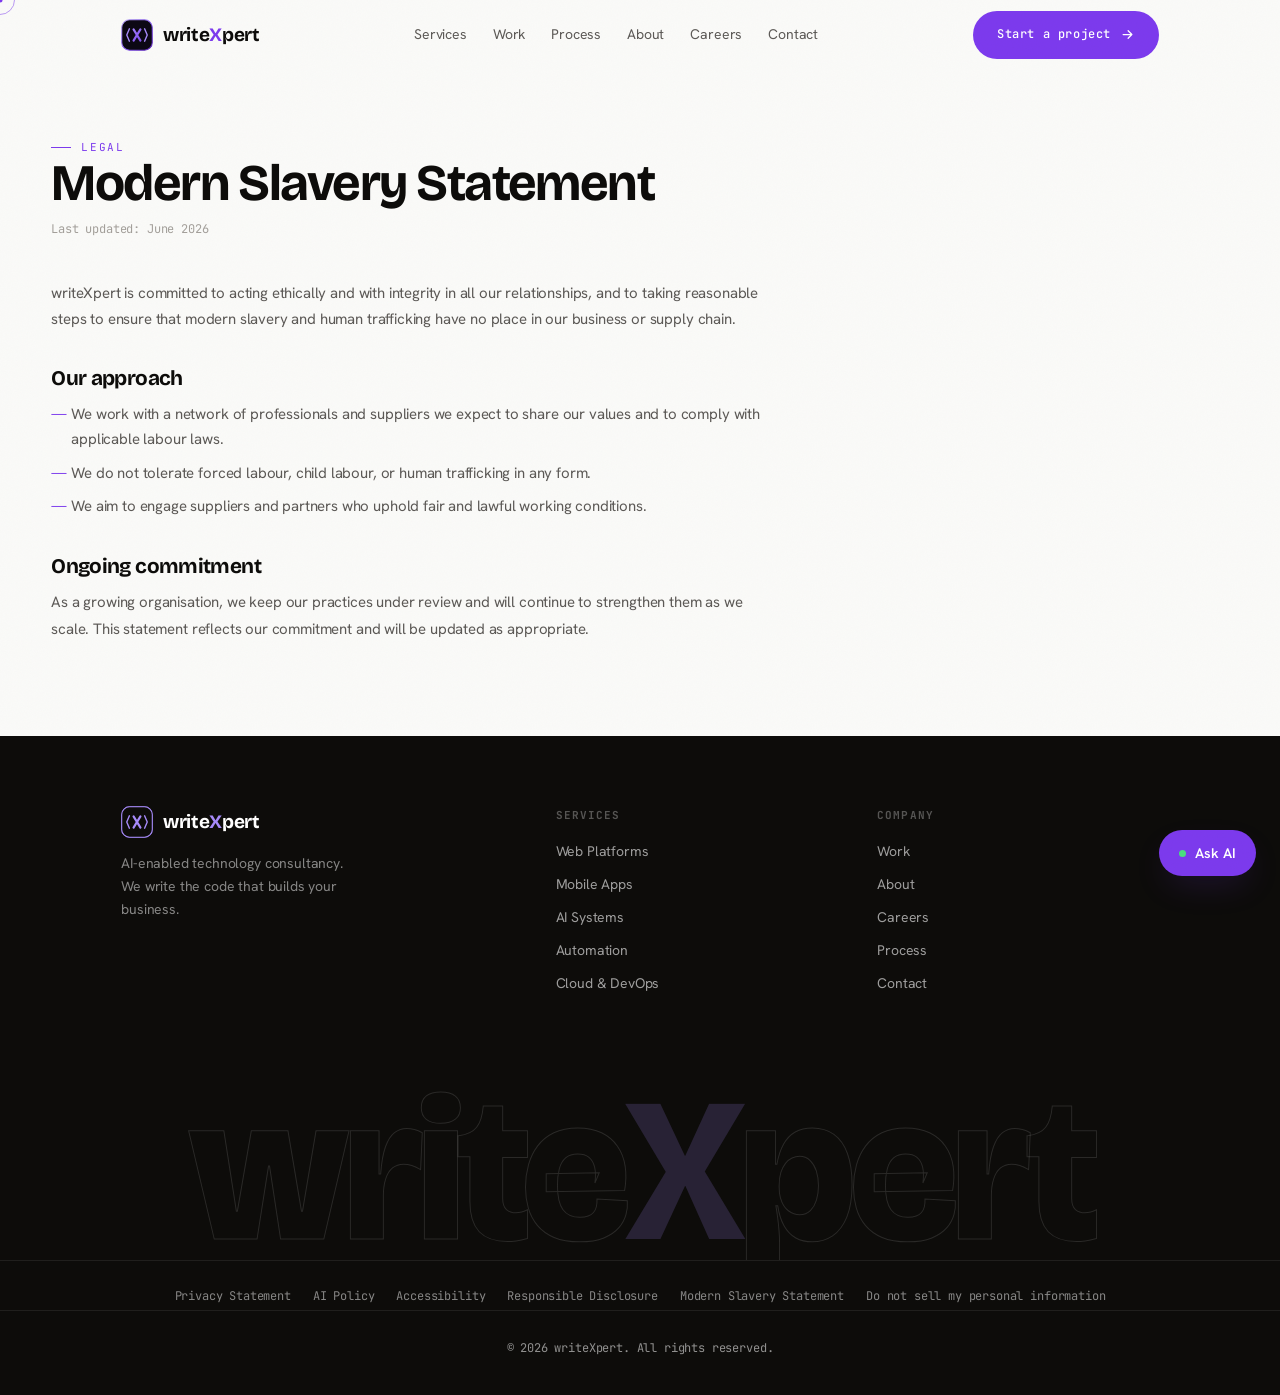
<file: modern-slavery.html>
<!DOCTYPE html>
<html lang="en">
<head>
<meta charset="UTF-8"/>
<meta name="viewport" content="width=device-width, initial-scale=1"/>
<meta name="theme-color" content="#FAFAF8"/>
<title>Modern Slavery Statement — writeXpert</title>
<meta name="description" content="writeXpert's commitment against modern slavery and human trafficking."/>
<link rel="canonical" href="https://writexpert.com/modern-slavery.html"/>
<meta name="robots" content="index, follow"/>
<link rel="icon" href="/favicon.svg" type="image/svg+xml"/>
<link rel="apple-touch-icon" href="/apple-touch-icon.png"/>
<link rel="preconnect" href="https://fonts.googleapis.com"/>
<link rel="preconnect" href="https://fonts.gstatic.com" crossorigin/>
<style>
/* ============================================================
   writeXpert — Clean Light Design System (v2)
   ============================================================ */

@import url('https://fonts.googleapis.com/css2?family=Bricolage+Grotesque:opsz,wght@12..96,400..800&family=Hanken+Grotesk:wght@400;500;600&family=JetBrains+Mono:wght@400;500&display=swap');

:root {
  /* canvas */
  --bg:        #FAFAF8;
  --bg-2:      #F4F3EF;
  --surface:   #FFFFFF;
  --surface-2: #F0EFE9;
  --line:      rgba(0,0,0,0.08);
  --line-2:    rgba(0,0,0,0.14);

  /* text */
  --text:      #0D0C0A;
  --dim:       #5C5956;
  --faint:     #A39F9A;

  /* brand violet */
  --violet:        #7C3AED;
  --violet-bright: #6D28D9;
  --violet-soft:   #8B5CF6;
  --violet-light:  #EDE9FE;
  --violet-deep:   #4C1D95;
  --glow:          rgba(124,58,237,0.18);

  /* type */
  --display: 'Bricolage Grotesque', sans-serif;
  --body:    'Hanken Grotesk', sans-serif;
  --mono:    'JetBrains Mono', monospace;

  /* layout */
  --maxw: 1140px;
  --pad: clamp(20px, 4vw, 60px);
  --r: 14px;
  --ease: cubic-bezier(0.16, 1, 0.3, 1);
}

* { margin: 0; padding: 0; box-sizing: border-box; }
html { scroll-behavior: smooth; -webkit-text-size-adjust: 100%; }
body {
  background: var(--bg);
  color: var(--text);
  font-family: var(--body);
  font-size: 16px;
  line-height: 1.65;
  letter-spacing: -0.01em;
  overflow-x: hidden;
  -webkit-font-smoothing: antialiased;
}
a { color: inherit; text-decoration: none; }
img { max-width: 100%; display: block; }
ul { list-style: none; }
button { font-family: inherit; cursor: pointer; border: none; background: none; }
::selection { background: var(--violet); color: #fff; }

/* ---------- layout ---------- */
.wrap { max-width: var(--maxw); margin: 0 auto; padding-left: var(--pad); padding-right: var(--pad); }
.section { padding: clamp(64px, 9vw, 120px) 0; position: relative; }

.eyebrow {
  font-family: var(--mono);
  font-size: 11px;
  letter-spacing: 0.16em;
  text-transform: uppercase;
  color: var(--violet);
  display: inline-flex;
  align-items: center;
  gap: 10px;
}
.eyebrow::before { content: ""; width: 20px; height: 1px; background: var(--violet); }

/* ---------- typography ---------- */
h1,h2,h3,h4 { font-family: var(--display); font-weight: 700; line-height: 1.04; letter-spacing: -0.03em; }
.h1 { font-size: clamp(2.4rem, 6.5vw, 4.8rem); }
.h2 { font-size: clamp(1.8rem, 4vw, 3rem); }
.h3 { font-size: clamp(1.15rem, 2vw, 1.5rem); }
.lead { font-size: clamp(1rem, 1.5vw, 1.18rem); color: var(--dim); max-width: 56ch; line-height: 1.7; }
.grad-text {
  background: linear-gradient(110deg, var(--violet-bright) 0%, var(--violet-soft) 60%, var(--violet-deep) 100%);
  -webkit-background-clip: text; background-clip: text; color: transparent;
}

/* ---------- buttons ---------- */
.btn {
  display: inline-flex; align-items: center; gap: 9px;
  padding: 14px 24px; border-radius: 100px;
  font-family: var(--mono); font-size: 12px;
  letter-spacing: 0.05em; font-weight: 500;
  transition: transform .35s var(--ease), box-shadow .35s var(--ease), background .25s;
  will-change: transform;
}
.btn svg { width: 15px; height: 15px; transition: transform .3s var(--ease); }
.btn-primary {
  background: var(--violet); color: #fff;
  box-shadow: 0 0 0 0 var(--glow);
}
.btn-primary:hover { box-shadow: 0 10px 32px -6px var(--glow); background: var(--violet-bright); }
.btn-primary:hover svg { transform: translateX(3px); }
.btn-ghost {
  border: 1.5px solid var(--line-2); color: var(--text);
  background: transparent;
}
.btn-ghost:hover { border-color: var(--violet); color: var(--violet); background: var(--violet-light); }

/* ---------- navbar ---------- */
.nav {
  position: fixed; top: 0; left: 0; right: 0; z-index: 100;
  transition: background .4s, border-color .4s, backdrop-filter .4s;
  border-bottom: 1px solid transparent;
}
.nav.scrolled {
  background: rgba(250,250,248,0.88);
  backdrop-filter: blur(18px) saturate(120%);
  border-bottom: 1px solid var(--line);
}
.nav-inner { display: flex; align-items: center; justify-content: space-between; height: 70px; }
.nav-links { display: flex; align-items: center; gap: 30px; }
.nav-links a { font-size: 14px; color: var(--dim); transition: color .2s; position: relative; }
.nav-links a:hover { color: var(--text); }
.nav-right { display: flex; align-items: center; gap: 16px; }
.nav-toggle { display: none; width: 26px; height: 16px; position: relative; }
.nav-toggle span { position: absolute; left: 0; width: 100%; height: 2px; background: var(--text); transition: .3s var(--ease); border-radius: 2px; }
.nav-toggle span:nth-child(1){ top: 0; }
.nav-toggle span:nth-child(2){ top: 7px; }
.nav-toggle span:nth-child(3){ top: 14px; }
body.menu-open .nav-toggle span:nth-child(1){ top: 7px; transform: rotate(45deg); }
body.menu-open .nav-toggle span:nth-child(2){ opacity: 0; }
body.menu-open .nav-toggle span:nth-child(3){ top: 7px; transform: rotate(-45deg); }

/* logo */
.logo { display: flex; align-items: center; gap: 10px; }
.logo .mark { width: 32px; height: 32px; flex: none; }
.logo .word { font-family: var(--display); font-weight: 700; font-size: 19px; letter-spacing: -0.02em; color: var(--text); }
.logo .word b { color: var(--violet); font-weight: 700; }

/* ---------- hero ---------- */
.hero {
  position: relative; min-height: 92svh; display: flex; align-items: center;
  padding-top: 80px; overflow: hidden;
  background: linear-gradient(160deg, #F5F3FF 0%, var(--bg) 45%, var(--bg-2) 100%);
}
.hero-bg { position: absolute; inset: 0; z-index: 0; }
.hero-grid {
  position: absolute; inset: -2px;
  background-image:
    linear-gradient(rgba(124,58,237,0.06) 1px, transparent 1px),
    linear-gradient(90deg, rgba(124,58,237,0.06) 1px, transparent 1px);
  background-size: 60px 60px;
  mask-image: radial-gradient(ellipse 80% 70% at 20% 30%, #000 20%, transparent 70%);
  -webkit-mask-image: radial-gradient(ellipse 80% 70% at 20% 30%, #000 20%, transparent 70%);
}
.hero-blob {
  position: absolute; width: 700px; height: 700px; border-radius: 50%;
  background: radial-gradient(circle, rgba(124,58,237,0.1), transparent 65%);
  top: -300px; right: -200px; filter: blur(50px);
  animation: bfloat 16s ease-in-out infinite;
}
@keyframes bfloat { 0%,100%{ transform: translateY(0);} 50%{ transform: translateY(30px);} }

.hero-inner { position: relative; z-index: 2; max-width: 860px; }
.hero h1 { margin: 20px 0 22px; }
.hero .lead { font-size: clamp(1.05rem, 1.6vw, 1.22rem); max-width: 52ch; color: var(--dim); }
.hero-cta { display: flex; gap: 12px; margin-top: 34px; flex-wrap: wrap; }
.hero-meta { display: flex; gap: 48px; margin-top: 56px; flex-wrap: wrap; padding-top: 40px; border-top: 1px solid var(--line); }
.hero-meta .num { font-family: var(--display); font-size: 2rem; font-weight: 700; color: var(--text); }
.hero-meta .lbl { font-family: var(--mono); font-size: 10px; letter-spacing: 0.1em; text-transform: uppercase; color: var(--faint); margin-top: 2px; }

/* ---------- marquee ---------- */
.marquee { border-top: 1px solid var(--line); border-bottom: 1px solid var(--line); padding: 22px 0; overflow: hidden; background: var(--surface); }
.marquee-track { display: flex; gap: 56px; white-space: nowrap; width: max-content; animation: scroll 30s linear infinite; }
.marquee:hover .marquee-track { animation-play-state: paused; }
.marquee-track span { font-family: var(--mono); font-size: 12px; color: var(--faint); letter-spacing: 0.08em; display: inline-flex; align-items: center; gap: 10px; }
.marquee-track span::before { content: "◇"; color: var(--violet); font-size: 9px; }
@keyframes scroll { to { transform: translateX(-50%); } }

/* ---------- section head ---------- */
.shead { max-width: 600px; margin-bottom: 56px; }
.shead h2 { margin: 16px 0 16px; }
.shead.center { margin-left: auto; margin-right: auto; text-align: center; }
.shead.center .eyebrow { justify-content: center; }

/* ---------- service cards ---------- */
.cards { display: grid; grid-template-columns: repeat(3, 1fr); gap: 14px; }
.card {
  position: relative; padding: 30px 26px; border-radius: var(--r);
  border: 1.5px solid var(--line); background: var(--surface);
  overflow: hidden; transition: border-color .3s var(--ease), transform .3s var(--ease), box-shadow .3s var(--ease);
  display: flex; flex-direction: column;
}
.card:hover { border-color: var(--violet); transform: translateY(-3px); box-shadow: 0 12px 40px -10px var(--glow); }
.card .ico { width: 42px; height: 42px; border-radius: 10px; display: grid; place-items: center; background: var(--violet-light); color: var(--violet); margin-bottom: 18px; flex: none; }
.card .ico svg { width: 20px; height: 20px; }
.card h3 { font-size: 1.12rem; margin-bottom: 9px; }
.card p { color: var(--dim); font-size: 14px; line-height: 1.6; }
.card .idx { position: absolute; top: 22px; right: 22px; font-family: var(--mono); font-size: 11px; color: var(--faint); }

/* ---------- process ---------- */
.steps { display: grid; grid-template-columns: repeat(5, 1fr); gap: 0; position: relative; }
.step { padding: 0 18px; position: relative; }
.step:not(:last-child)::after {
  content: ""; position: absolute; top: 21px; left: calc(50% + 22px);
  width: calc(100% - 22px); height: 1px;
  background: linear-gradient(90deg, var(--line-2), var(--line));
}
.step .dot {
  width: 42px; height: 42px; border-radius: 50%;
  border: 1.5px solid var(--violet); display: grid; place-items: center;
  font-family: var(--mono); font-size: 12px; color: var(--violet);
  background: var(--surface); position: relative; z-index: 1; margin-bottom: 20px;
}
.step h4 { font-size: 0.95rem; margin-bottom: 7px; }
.step p { font-size: 13px; color: var(--dim); line-height: 1.5; }

/* ---------- work cards ---------- */
.work-grid { display: grid; grid-template-columns: 1fr 1fr; gap: 14px; }
.work-card {
  border-radius: var(--r); border: 1.5px solid var(--line); overflow: hidden;
  background: var(--surface); padding: 34px 30px; min-height: 290px;
  display: flex; flex-direction: column;
  transition: transform .4s var(--ease), border-color .3s, box-shadow .4s;
}
.work-card:hover { transform: translateY(-4px); border-color: var(--violet); box-shadow: 0 12px 40px -10px var(--glow); }
.work-card .sector { font-family: var(--mono); font-size: 11px; letter-spacing: 0.1em; text-transform: uppercase; color: var(--violet); }
.work-card h3 { font-size: 1.4rem; margin: 12px 0 10px; max-width: 22ch; }
.work-card p { color: var(--dim); font-size: 14px; margin-bottom: auto; }
.work-card .metrics { display: flex; gap: 32px; margin-top: 28px; padding-top: 22px; border-top: 1px solid var(--line); flex-wrap: wrap; }
.work-card .metrics .num { font-family: var(--display); font-size: 1.6rem; font-weight: 700; color: var(--text); }
.work-card .metrics .lbl { font-family: var(--mono); font-size: 10px; color: var(--faint); text-transform: uppercase; letter-spacing: 0.08em; }

/* ---------- why us ---------- */
.why-grid { display: grid; grid-template-columns: repeat(3,1fr); gap: 1px; background: var(--line); border: 1.5px solid var(--line); border-radius: var(--r); overflow: hidden; }
.why-item { background: var(--surface); padding: 32px 28px; transition: background .3s; }
.why-item:hover { background: var(--bg-2); }
.why-item .n { font-family: var(--mono); font-size: 11px; color: var(--violet); }
.why-item h4 { font-size: 1.05rem; margin: 13px 0 8px; }
.why-item p { color: var(--dim); font-size: 14px; line-height: 1.55; }

/* ---------- about ---------- */
.about { display: grid; grid-template-columns: 1.1fr 0.9fr; gap: 60px; align-items: start; }
.about .lead { margin: 18px 0; font-size: 1.1rem; color: var(--text); }
.about p.muted { margin-bottom: 16px; font-size: 15px; color: var(--dim); }
.about-panel { border: 1.5px solid var(--line); border-radius: var(--r); padding: 30px; background: var(--bg-2); }
.about-panel .row { display: flex; justify-content: space-between; padding: 14px 0; border-bottom: 1px solid var(--line); gap: 16px; }
.about-panel .row:last-child { border-bottom: none; }
.about-panel .row .k { font-family: var(--mono); font-size: 11px; color: var(--faint); text-transform: uppercase; letter-spacing: 0.08em; white-space: nowrap; }
.about-panel .row .v { font-weight: 600; font-size: 14px; text-align: right; }

/* ---------- testimonials ---------- */
.tgrid { display: grid; grid-template-columns: repeat(3,1fr); gap: 14px; }
.tcard { border: 1.5px solid var(--line); border-radius: var(--r); padding: 28px; background: var(--surface); transition: box-shadow .3s; }
.tcard:hover { box-shadow: 0 8px 30px -8px var(--glow); border-color: var(--violet); }
.tcard .quote { font-size: 15px; color: var(--dim); line-height: 1.7; margin-bottom: 22px; font-style: italic; }
.tcard .who { display: flex; align-items: center; gap: 12px; }
.tcard .ava { width: 38px; height: 38px; border-radius: 50%; background: var(--violet); display: grid; place-items: center; font-family: var(--display); font-weight: 700; font-size: 14px; color:#fff; flex: none; }
.tcard .who .nm { font-weight: 600; font-size: 14px; }
.tcard .who .rl { font-size: 12px; color: var(--faint); }
.stars { color: var(--violet); font-size: 12px; letter-spacing: 2px; margin-bottom: 16px; }

/* ---------- cta band (dark) ---------- */
.cta-band {
  position: relative; border-radius: 20px; overflow: hidden;
  padding: clamp(44px,7vw,80px); text-align: center;
  background: var(--violet-deep); color: #fff;
}
.cta-band h2 { color: #fff; margin-bottom: 16px; }
.cta-band p { color: rgba(255,255,255,0.72); max-width: 48ch; margin: 0 auto 32px; }
.cta-band .hero-cta { justify-content: center; }
.cta-band .btn-primary { background: #fff; color: var(--violet-deep); }
.cta-band .btn-primary:hover { background: var(--violet-light); color: var(--violet-deep); }
.cta-band .btn-ghost { border-color: rgba(255,255,255,0.3); color: #fff; background: rgba(255,255,255,0.06); }
.cta-band .btn-ghost:hover { background: rgba(255,255,255,0.12); border-color: rgba(255,255,255,0.5); }
.cta-band::before {
  content: ""; position: absolute; inset: 0;
  background: radial-gradient(ellipse 80% 60% at 50% 0%, rgba(139,92,246,0.4), transparent 70%);
}
.cta-band > * { position: relative; z-index: 1; }

/* ---------- contact ---------- */
.contact-grid { display: grid; grid-template-columns: 0.9fr 1.1fr; gap: 50px; }
.contact-methods { display: flex; flex-direction: column; gap: 12px; }
.cmethod { display: flex; gap: 14px; align-items: flex-start; padding: 20px; border: 1.5px solid var(--line); border-radius: 12px; background: var(--surface); transition: border-color .3s, transform .3s; }
.cmethod:hover { border-color: var(--violet); transform: translateX(3px); }
.cmethod .ci { width: 38px; height: 38px; border-radius: 9px; background: var(--violet-light); color: var(--violet); display: grid; place-items: center; flex: none; }
.cmethod .ci svg { width: 18px; height: 18px; }
.cmethod h4 { font-family: var(--body); font-weight: 600; font-size: 14px; margin-bottom: 2px; }
.cmethod p { font-size: 12px; color: var(--faint); }
.cmethod .val { color: var(--violet); font-size: 13px; font-family: var(--mono); margin-top: 5px; display: inline-block; }

.form { border: 1.5px solid var(--line); border-radius: var(--r); padding: 30px; background: var(--surface); }
.field { margin-bottom: 16px; }
.field label { display: block; font-family: var(--mono); font-size: 11px; letter-spacing: 0.06em; text-transform: uppercase; color: var(--faint); margin-bottom: 7px; }
.field input, .field textarea, .field select {
  width: 100%; background: var(--bg); border: 1.5px solid var(--line); border-radius: 9px;
  padding: 12px 14px; color: var(--text); font-family: var(--body); font-size: 14px; transition: border-color .2s;
}
.field input:focus, .field textarea:focus, .field select:focus { outline: none; border-color: var(--violet); background: #fff; }
.field textarea { resize: vertical; min-height: 100px; }
.field-row { display: grid; grid-template-columns: 1fr 1fr; gap: 12px; }
.form .btn { width: 100%; justify-content: center; margin-top: 6px; }

/* ---------- footer (dark) ---------- */
.footer { background: #0D0C0A; color: rgba(255,255,255,0.7); padding: 70px 0 36px; }
.footer-top { display: grid; grid-template-columns: 1.4fr 1fr 1fr; gap: 40px; margin-bottom: 50px; }
.footer h5 { font-family: var(--mono); font-size: 11px; letter-spacing: 0.1em; text-transform: uppercase; color: rgba(255,255,255,0.3); margin-bottom: 16px; }
.footer-col a, .footer-col p { display: block; color: rgba(255,255,255,0.55); font-size: 14px; margin-bottom: 10px; transition: color .2s; }
.footer-col a:hover { color: rgba(255,255,255,0.9); }
.footer-brand p { color: rgba(255,255,255,0.5); font-size: 14px; max-width: 30ch; margin: 14px 0; }
.footer .logo .word { color: #fff; }
.footer .logo .word b { color: #A78BFA; }
.footer .mark rect { stroke: #A78BFA; fill: #0D0C0A; }
.footer .mark path { stroke: #A78BFA; }
.footer-bottom { display: flex; justify-content: space-between; padding-top: 28px; border-top: 1px solid rgba(255,255,255,0.08); font-size: 12px; color: rgba(255,255,255,0.3); flex-wrap: wrap; gap: 10px; font-family: var(--mono); }

/* ---------- page hero (inner pages) ---------- */
.page-hero {
  padding: 140px 0 60px; position: relative; overflow: hidden;
  background: linear-gradient(160deg, #F5F3FF 0%, var(--bg) 50%);
}
.page-hero::before {
  content: ""; position: absolute; inset: 0;
  background-image: linear-gradient(rgba(124,58,237,0.06) 1px, transparent 1px), linear-gradient(90deg, rgba(124,58,237,0.06) 1px, transparent 1px);
  background-size: 60px 60px;
  mask-image: radial-gradient(ellipse 80% 80% at 50% 0%, #000 30%, transparent 75%);
  -webkit-mask-image: radial-gradient(ellipse 80% 80% at 50% 0%, #000 30%, transparent 75%);
}
.page-hero > .wrap { position: relative; z-index: 2; }
.page-hero h1 { font-size: clamp(2.2rem, 5.5vw, 3.8rem); margin: 18px 0 18px; max-width: 18ch; }

/* ---------- reveal ---------- */
.reveal { opacity: 0; transform: translateY(22px); transition: opacity .8s var(--ease), transform .8s var(--ease); }
.reveal.in { opacity: 1; transform: none; }
.reveal[data-d="1"]{ transition-delay: .07s;} .reveal[data-d="2"]{ transition-delay: .14s;}
.reveal[data-d="3"]{ transition-delay: .21s;} .reveal[data-d="4"]{ transition-delay: .28s;}
.reveal[data-d="5"]{ transition-delay: .35s;}

/* ---------- custom cursor ---------- */
.cursor-dot, .cursor-ring { position: fixed; top: 0; left: 0; border-radius: 50%; pointer-events: none; z-index: 10000; }
.cursor-dot { width: 5px; height: 5px; background: var(--violet); transform: translate(-50%,-50%); }
.cursor-ring { width: 30px; height: 30px; border: 1.5px solid rgba(124,58,237,0.5); transform: translate(-50%,-50%); transition: width .25s, height .25s; }
.cursor-ring.hover { width: 46px; height: 46px; background: rgba(124,58,237,0.06); }
@media (hover: none) { .cursor-dot, .cursor-ring { display: none; } }

/* ---------- mobile ---------- */
@media (max-width: 900px) {
  .cards, .tgrid, .why-grid { grid-template-columns: 1fr 1fr; }
  .work-grid, .about, .contact-grid { grid-template-columns: 1fr; }
  .field-row { grid-template-columns: 1fr; }
  .steps { grid-template-columns: 1fr 1fr; gap: 28px 12px; }
  .step:not(:last-child)::after { display: none; }
  .footer-top { grid-template-columns: 1fr 1fr; gap: 28px; }
  .nav-links {
    position: fixed; inset: 70px 0 auto 0; flex-direction: column; gap: 0;
    background: rgba(250,250,248,0.97); backdrop-filter: blur(20px);
    padding: 16px var(--pad) 28px; border-bottom: 1px solid var(--line);
    transform: translateY(-120%); transition: transform .4s var(--ease); align-items: flex-start;
  }
  body.menu-open .nav-links { transform: translateY(0); }
  .nav-links a { padding: 14px 0; width: 100%; border-bottom: 1px solid var(--line); font-size: 16px; color: var(--text); }
  .nav-toggle { display: block; }
  .nav-right .btn { display: none; }
  .hero-meta { gap: 24px; }
  .about { gap: 28px; }
}
@media (max-width: 560px) {
  .cards, .tgrid, .why-grid { grid-template-columns: 1fr; }
  .footer-top { grid-template-columns: 1fr; }
  .steps { grid-template-columns: 1fr; }
}
@media (prefers-reduced-motion: reduce) {
  * { animation: none !important; transition: none !important; }
  .reveal { opacity: 1; transform: none; }
}

/* ============================================================
   v4 — creative polish
   ============================================================ */

/* grain texture (subtle warmth on light) */
body::after {
  content: ""; position: fixed; inset: 0; pointer-events: none; z-index: 9998;
  opacity: 0.025; mix-blend-mode: multiply;
  background-image: url("data:image/svg+xml,%3Csvg xmlns='http://www.w3.org/2000/svg' width='140' height='140'%3E%3Cfilter id='n'%3E%3CfeTurbulence type='fractalNoise' baseFrequency='0.8' numOctaves='3'/%3E%3C/filter%3E%3Crect width='100%25' height='100%25' filter='url(%23n)'/%3E%3C/svg%3E");
}

/* scroll progress bar */
.scroll-progress {
  position: fixed; top: 0; left: 0; height: 2px; width: 0%;
  background: linear-gradient(90deg, var(--violet), var(--violet-soft));
  z-index: 200; transition: width .1s linear;
}

/* hero two-column layout */
.hero-layout {
  display: grid; grid-template-columns: 1fr 0.92fr; gap: 40px;
  align-items: center; padding-top: 24px;
}
.hero-left { position: relative; z-index: 2; }
.hero .hero-layout h1 { margin: 18px 0 22px; }
.hero-blob.two {
  width: 480px; height: 480px; top: auto; bottom: -240px; left: -160px; right: auto;
  background: radial-gradient(circle, rgba(139,92,246,0.12), transparent 65%);
  animation-delay: -7s;
}

/* hero visual */
.hero-visual { position: relative; z-index: 2; min-height: 380px; display: flex; align-items: center; justify-content: center; }
.hv-float { position: relative; width: 100%; max-width: 420px; will-change: transform; }

.hv-card {
  background: #fff; border: 1px solid var(--line); border-radius: 16px; overflow: hidden;
  box-shadow: 0 30px 70px -18px rgba(76,29,149,0.22), 0 8px 24px -8px rgba(0,0,0,0.08);
}
.hv-card-top { background: #F4F3EF; padding: 11px 14px; display: flex; align-items: center; gap: 6px; border-bottom: 1px solid var(--line); }
.hv-dot { width: 9px; height: 9px; border-radius: 50%; background: #d4d2cc; }
.hv-dot:nth-child(1){ background:#ff5f57;} .hv-dot:nth-child(2){ background:#febc2e;} .hv-dot:nth-child(3){ background:#28c840;}
.hv-url { margin-left: 8px; font-family: var(--mono); font-size: 10px; color: var(--faint); }
.hv-body { padding: 20px; }
.hv-row { display: flex; justify-content: space-between; align-items: flex-start; margin-bottom: 16px; }
.hv-eyebrow { font-family: var(--mono); font-size: 9px; letter-spacing: 0.1em; text-transform: uppercase; color: var(--faint); }
.hv-big { font-family: var(--display); font-size: 1.35rem; font-weight: 700; margin-top: 2px; }
.hv-badge { display: inline-flex; align-items: center; gap: 6px; font-family: var(--mono); font-size: 11px; color: #16a34a; background: rgba(34,197,94,0.1); padding: 5px 10px; border-radius: 20px; }
.hv-pulse { width: 7px; height: 7px; border-radius: 50%; background: #22c55e; box-shadow: 0 0 0 0 rgba(34,197,94,0.5); animation: pulse 2s infinite; }
@keyframes pulse { 0%{box-shadow:0 0 0 0 rgba(34,197,94,0.5);} 70%{box-shadow:0 0 0 8px rgba(34,197,94,0);} 100%{box-shadow:0 0 0 0 rgba(34,197,94,0);} }
.hv-chart { height: 110px; margin-bottom: 16px; }
.hv-chart svg { width: 100%; height: 100%; }
#hv-line { stroke-dasharray: 600; stroke-dashoffset: 600; }
.hv-float.drawn #hv-line { transition: stroke-dashoffset 2s var(--ease); stroke-dashoffset: 0; }
.hv-kpis { display: grid; grid-template-columns: repeat(3,1fr); gap: 10px; }
.hv-kpi { background: var(--bg); border: 1px solid var(--line); border-radius: 10px; padding: 11px 12px; }
.hv-kpi-v { font-family: var(--display); font-size: 1.05rem; font-weight: 700; }
.hv-kpi-l { font-family: var(--mono); font-size: 9px; color: var(--faint); margin-top: 2px; text-transform: uppercase; letter-spacing: 0.05em; }

/* floating chips */
.hv-chip {
  position: absolute; background: #fff; border: 1px solid var(--line);
  border-radius: 12px; box-shadow: 0 14px 36px -12px rgba(0,0,0,0.18);
  display: flex; align-items: center; gap: 10px; padding: 11px 13px;
}
.hv-chip-deploy { top: -28px; right: -20px; animation: chipfloat 5s ease-in-out infinite; }
.hv-chip-code { bottom: -24px; left: -28px; animation: chipfloat 5s ease-in-out infinite 1.5s; }
.hv-chip-ico { width: 28px; height: 28px; border-radius: 8px; background: rgba(34,197,94,0.12); color: #16a34a; display: grid; place-items: center; font-size: 14px; font-weight: 700; }
.hv-chip-t { font-size: 12px; font-weight: 600; }
.hv-chip-s { font-family: var(--mono); font-size: 10px; color: var(--faint); }
.hv-code-line { font-family: var(--mono); font-size: 12px; color: var(--text); }
.hv-code-line b { color: var(--violet); }
@keyframes chipfloat { 0%,100%{ transform: translateY(0);} 50%{ transform: translateY(-9px);} }

/* hero meta -> 4 cols */
.hero-meta { display: flex; gap: 48px; }

/* richer service cards */
.card { padding-bottom: 54px; }
.card .idx { font-size: 28px; font-family: var(--display); font-weight: 700; color: var(--bg-2); top: 18px; right: 22px; line-height: 1; transition: color .3s; }
.card:hover .idx { color: var(--violet-light); }
.card-arrow {
  position: absolute; bottom: 24px; left: 26px;
  width: 32px; height: 32px; border-radius: 50%; border: 1.5px solid var(--line);
  display: grid; place-items: center; color: var(--violet);
  opacity: 0; transform: translateX(-6px); transition: opacity .3s var(--ease), transform .3s var(--ease), background .3s, border-color .3s;
}
.card-arrow svg { width: 14px; height: 14px; }
.card:hover .card-arrow { opacity: 1; transform: translateX(0); }
.card:hover .card-arrow { background: var(--violet); border-color: var(--violet); color: #fff; }

/* giant footer wordmark */
.footer-mega {
  font-family: var(--display); font-weight: 800;
  font-size: clamp(3.5rem, 16vw, 14rem); line-height: 0.85; letter-spacing: -0.04em;
  color: transparent; -webkit-text-stroke: 1px rgba(255,255,255,0.12);
  text-align: center; padding: 30px 0 0; overflow: hidden; user-select: none;
}
.footer-mega b { color: rgba(167,139,250,0.18); -webkit-text-stroke: 0; }

@media (max-width: 980px) {
  .hero-layout { grid-template-columns: 1fr; gap: 50px; }
  .hero-visual { min-height: 320px; max-width: 420px; }
  .hv-chip-deploy { right: 0; }
  .hv-chip-code { left: 0; }
}
@media (max-width: 600px) {
  .hero-visual { display: none; }
}

/* ============================================================
   v6 — craft showcase (real product designs) + footer fix
   ============================================================ */

/* footer bottom contrast fix */
.footer-bottom { color: rgba(255,255,255,0.55); }
.footer-col a { color: rgba(255,255,255,0.6); }

/* craft section — layered showcase */
.craft-section { overflow: hidden; }
.craft-showcase {
  position: relative; margin-top: 30px;
  min-height: 560px; display: flex; align-items: center; justify-content: center;
}
.craft-deco {
  position: absolute; inset: 0;
  background-image: radial-gradient(circle, var(--line-2) 1px, transparent 1px);
  background-size: 26px 26px;
  mask-image: radial-gradient(ellipse 60% 60% at 50% 50%, #000, transparent 75%);
  -webkit-mask-image: radial-gradient(ellipse 60% 60% at 50% 50%, #000, transparent 75%);
  opacity: 0.5;
}
.craft-cluster { position: relative; width: 100%; max-width: 1000px; height: 540px; }

/* shared device shadow */
.shot { position: absolute; box-shadow: 0 40px 90px -24px rgba(76,29,149,0.28), 0 12px 32px -10px rgba(0,0,0,0.12); transition: transform .5s var(--ease); }

/* --- e-commerce browser (back-left) --- */
.shot-store { width: 580px; left: 0; top: 40px; transform: rotate(-2deg); z-index: 1; border-radius: 14px; overflow: hidden; background: #fff; border: 1px solid var(--line); }
.shot-store:hover { transform: rotate(0) translateY(-6px); z-index: 4; }
.st-chrome { background: #EDEDED; padding: 9px 12px; display: flex; align-items: center; gap: 6px; }
.st-chrome .bc-bar { flex: 1; margin-left: 8px; background: #fff; border-radius: 5px; padding: 4px 10px; font-family: var(--mono); font-size: 10px; color: var(--faint); }
.st-top { display: flex; align-items: center; justify-content: space-between; padding: 14px 18px; border-bottom: 1px solid var(--line); }
.st-brand { font-family: var(--display); font-weight: 800; font-size: 16px; letter-spacing: 0.04em; }
.st-nav { display: flex; gap: 16px; font-size: 11px; color: var(--dim); }
.st-cart { font-size: 13px; position: relative; }
.st-cart::after { content: "3"; position: absolute; top: -6px; right: -8px; background: var(--violet); color: #fff; font-family: var(--mono); font-size: 8px; width: 14px; height: 14px; border-radius: 50%; display: grid; place-items: center; }
.st-banner { margin: 14px 18px; border-radius: 10px; padding: 16px 18px; background: linear-gradient(110deg, var(--violet), var(--violet-deep)); color: #fff; display: flex; align-items: center; justify-content: space-between; }
.st-banner-t { font-family: var(--display); font-weight: 700; font-size: 17px; }
.st-banner-s { font-size: 11px; opacity: 0.85; margin-top: 2px; }
.st-banner-btn { font-family: var(--mono); font-size: 10px; background: #fff; color: var(--violet-deep); padding: 7px 12px; border-radius: 20px; font-weight: 600; }
.st-grid { display: grid; grid-template-columns: repeat(3,1fr); gap: 12px; padding: 4px 18px 20px; }
.st-prod { border: 1px solid var(--line); border-radius: 10px; overflow: hidden; }
.st-img { aspect-ratio: 1/1; position: relative; }
.st-img.a { background: linear-gradient(135deg, #f9a8d4, #c084fc); }
.st-img.b { background: linear-gradient(135deg, #a5b4fc, #818cf8); }
.st-img.c { background: linear-gradient(135deg, #fdba74, #fb923c); }
.st-tag { position: absolute; top: 8px; left: 8px; font-family: var(--mono); font-size: 8px; background: rgba(255,255,255,0.9); padding: 3px 6px; border-radius: 5px; font-weight: 600; }
.st-info { padding: 9px 10px; }
.st-name { font-size: 11px; font-weight: 600; }
.st-price { display: flex; align-items: center; justify-content: space-between; margin-top: 4px; }
.st-price b { font-family: var(--display); font-size: 13px; }
.st-add { width: 22px; height: 22px; border-radius: 7px; background: var(--violet); color: #fff; display: grid; place-items: center; font-size: 13px; }

/* --- food delivery phone (front-center) --- */
.shot-food { width: 264px; right: 40px; top: 0; z-index: 3; }
.shot-food:hover { transform: translateY(-8px); z-index: 4; }
.food-phone { width: 100%; aspect-ratio: 9/19; border-radius: 38px; background: #111; padding: 11px 8px; border: 6px solid #1c1c1e; box-shadow: 0 40px 90px -24px rgba(0,0,0,0.4); }
.food-notch { width: 56px; height: 12px; background: #111; border-radius: 0 0 10px 10px; margin: 0 auto 8px; }
.food-screen { background: #fff; border-radius: 26px; height: calc(100% - 20px); overflow: hidden; display: flex; flex-direction: column; }
.food-head { padding: 13px 14px 10px; }
.food-loc { font-family: var(--mono); font-size: 8px; color: var(--faint); letter-spacing: 0.08em; text-transform: uppercase; }
.food-loc-v { font-size: 13px; font-weight: 700; margin-top: 1px; }
.food-search { margin-top: 10px; background: var(--bg-2); border-radius: 9px; padding: 8px 11px; font-size: 10px; color: var(--faint); display: flex; align-items: center; gap: 6px; }
.food-promo { margin: 4px 14px 12px; border-radius: 12px; background: linear-gradient(120deg, #fb923c, #ef4444); color: #fff; padding: 13px 14px; }
.food-promo-t { font-family: var(--display); font-weight: 700; font-size: 15px; }
.food-promo-s { font-size: 10px; opacity: 0.9; margin-top: 2px; }
.food-sec { font-size: 11px; font-weight: 700; padding: 0 14px 8px; }
.food-list { flex: 1; padding: 0 14px; display: flex; flex-direction: column; gap: 9px; overflow: hidden; }
.food-item { display: flex; gap: 10px; align-items: center; }
.food-thumb { width: 48px; height: 48px; border-radius: 11px; flex: none; display: grid; place-items: center; font-size: 22px; }
.food-thumb.a { background: linear-gradient(135deg, #fde68a, #fbbf24); }
.food-thumb.b { background: linear-gradient(135deg, #fecaca, #f87171); }
.food-thumb.c { background: linear-gradient(135deg, #bbf7d0, #4ade80); }
.food-meta { flex: 1; min-width: 0; }
.food-name { font-size: 11px; font-weight: 700; }
.food-sub { font-family: var(--mono); font-size: 8px; color: var(--faint); margin-top: 2px; }
.food-rating { display: inline-flex; align-items: center; gap: 3px; font-size: 9px; font-weight: 700; color: #16a34a; background: rgba(34,197,94,0.1); padding: 2px 6px; border-radius: 6px; margin-top: 5px; }
.food-price { font-family: var(--display); font-size: 12px; font-weight: 700; }
.food-nav { display: flex; justify-content: space-around; padding: 9px 0 6px; border-top: 1px solid var(--line); margin-top: 6px; }
.food-nav span { font-family: var(--mono); font-size: 8px; color: var(--faint); }
.food-nav span.on { color: #ef4444; font-weight: 700; }

/* --- floating accent chips --- */
.craft-chip {
  position: absolute; background: #fff; border: 1px solid var(--line);
  border-radius: 14px; box-shadow: 0 18px 44px -14px rgba(0,0,0,0.2);
  padding: 12px 15px; z-index: 5; display: flex; align-items: center; gap: 11px;
}
.craft-chip-order { top: -26px; right: 70px; animation: chipfloat 5s ease-in-out infinite; }
.craft-chip-rating { bottom: 40px; left: 20px; animation: chipfloat 5.5s ease-in-out infinite 1.2s; }
.cc-ico { width: 34px; height: 34px; border-radius: 10px; display: grid; place-items: center; font-size: 16px; flex: none; }
.cc-ico.green { background: rgba(34,197,94,0.12); }
.cc-ico.violet { background: var(--violet-light); }
.cc-t { font-size: 12px; font-weight: 700; }
.cc-s { font-family: var(--mono); font-size: 10px; color: var(--faint); margin-top: 1px; }

/* craft responsive: stack cleanly */
@media (max-width: 860px) {
  .craft-showcase { min-height: 0; }
  .craft-cluster { height: auto; display: flex; flex-direction: column; align-items: center; gap: 28px; max-width: 420px; }
  .shot { position: relative; transform: none !important; left: auto; right: auto; top: auto; }
  .shot-store { width: 100%; }
  .shot-food { width: 240px; }
  .craft-chip { display: none; }
  .craft-deco { display: none; }
}

/* v8 — footer center, remove phone, legal page */
.footer-bottom { justify-content: center; text-align: center; }
.legal { padding: 130px 0 80px; max-width: 820px; }
.legal h1 { font-size: clamp(2rem, 5vw, 3.2rem); margin-bottom: 10px; }
.legal .updated { font-family: var(--mono); font-size: 12px; color: var(--faint); margin-bottom: 40px; }
.legal h2 { font-size: 1.3rem; margin: 36px 0 12px; }
.legal p { color: var(--dim); margin-bottom: 14px; font-size: 15px; line-height: 1.75; }
.legal ul.bullets { margin: 0 0 14px 0; padding: 0; }
.legal ul.bullets li { color: var(--dim); font-size: 15px; line-height: 1.7; padding-left: 20px; position: relative; margin-bottom: 8px; }
.legal ul.bullets li::before { content: "—"; position: absolute; left: 0; color: var(--violet); }

/* ============================================================
   v9 — bento work showcase, careers page, modern elements
   ============================================================ */

/* nav: allow 6 items */
.nav-links { gap: 26px; }

/* ---------- WORK BENTO ---------- */
.bento { display: grid; grid-template-columns: repeat(3, 1fr); gap: 16px; }
.bento-card {
  position: relative; border: 1px solid var(--line); border-radius: 22px;
  background: linear-gradient(180deg, #fff, var(--bg-2));
  overflow: hidden; padding: 32px 30px; min-height: 400px;
  display: flex; flex-direction: column;
  transition: transform .4s var(--ease), box-shadow .4s var(--ease), border-color .3s;
}
.bento-card:hover { transform: translateY(-5px); border-color: var(--violet); box-shadow: 0 26px 60px -20px var(--glow); }
.bento-card.wide { grid-column: span 2; }
.bento-tag { font-family: var(--mono); font-size: 11px; letter-spacing: 0.1em; text-transform: uppercase; color: var(--violet); margin-bottom: 12px; }
.bento-card h3 { font-size: 1.4rem; line-height: 1.1; margin-bottom: 8px; max-width: 18ch; }
.bento-card .bento-sub { font-size: 14px; color: var(--dim); }
.bento-visual { margin-top: auto; padding-top: 24px; position: relative; }
.bento-particles {
  position: absolute; inset: 0; pointer-events: none;
  background-image: radial-gradient(circle, rgba(124,58,237,0.4) 1px, transparent 1px);
  background-size: 14px 14px;
  -webkit-mask-image: radial-gradient(ellipse 70% 80% at 80% 20%, #000, transparent 70%);
  mask-image: radial-gradient(ellipse 70% 80% at 80% 20%, #000, transparent 70%);
  opacity: 0.5;
}

/* agentic commerce mini */
.ac-chat { display: flex; flex-direction: column; gap: 8px; }
.ac-bubble { font-size: 12px; padding: 9px 12px; border-radius: 12px; max-width: 85%; line-height: 1.45; }
.ac-bubble.user { align-self: flex-end; background: var(--violet); color: #fff; border-bottom-right-radius: 3px; }
.ac-bubble.bot { align-self: flex-start; background: #fff; border: 1px solid var(--line); border-bottom-left-radius: 3px; }
.ac-products { display: grid; grid-template-columns: 1fr 1fr; gap: 8px; margin-top: 4px; }
.ac-prod { background: #fff; border: 1px solid var(--line); border-radius: 10px; padding: 10px; }
.ac-prod-img { aspect-ratio: 1.3/1; border-radius: 7px; margin-bottom: 7px; }
.ac-prod-img.a { background: linear-gradient(135deg, #93c5fd, #3b82f6); }
.ac-prod-img.b { background: linear-gradient(135deg, #1e293b, #334155); }
.ac-prod-n { font-size: 11px; font-weight: 600; }
.ac-prod-p { font-family: var(--display); font-size: 12px; font-weight: 700; }
.ac-buy { margin-top: 8px; background: var(--violet-light); color: var(--violet); text-align: center; padding: 9px; border-radius: 9px; font-size: 12px; font-weight: 600; }

/* payment card visual */
.pay-card {
  aspect-ratio: 1.6/1; border-radius: 16px; padding: 18px; position: relative; overflow: hidden;
  background: linear-gradient(125deg, #c084fc, #818cf8 45%, #fb923c);
  box-shadow: 0 20px 40px -14px rgba(124,58,237,0.4);
  display: flex; flex-direction: column; justify-content: space-between;
  transform: rotate(-4deg); transition: transform .4s var(--ease);
}
.bento-card:hover .pay-card { transform: rotate(0); }
.pay-card::after { content: ""; position: absolute; inset: 0; background: linear-gradient(110deg, transparent 30%, rgba(255,255,255,0.35) 50%, transparent 70%); }
.pay-chip { width: 36px; height: 26px; border-radius: 6px; background: linear-gradient(135deg, #fde68a, #f59e0b); position: relative; z-index: 1; }
.pay-wave { position: absolute; top: 20px; left: 60px; color: rgba(255,255,255,0.9); font-size: 16px; z-index: 1; }
.pay-bottom { display: flex; justify-content: space-between; align-items: flex-end; position: relative; z-index: 1; }
.pay-num { font-family: var(--mono); font-size: 12px; color: rgba(255,255,255,0.95); letter-spacing: 0.1em; }
.pay-visa { font-family: var(--display); font-weight: 800; font-size: 17px; font-style: italic; color: #fff; }

/* data / globe arc viz */
.arc-viz { height: 150px; position: relative; }
.arc-viz svg { width: 100%; height: 100%; overflow: visible; }

/* analytics mini */
.an-chart { display: flex; align-items: flex-end; gap: 6px; height: 90px; }
.an-bar { flex: 1; border-radius: 4px 4px 0 0; background: var(--violet-light); }
.an-bar.hi { background: var(--violet); }
.an-row { display: flex; justify-content: space-between; margin-bottom: 12px; }
.an-kpi { font-family: var(--display); font-size: 1.4rem; font-weight: 700; }
.an-kpi-l { font-family: var(--mono); font-size: 10px; color: var(--faint); text-transform: uppercase; }

/* mobile mini */
.mob-mini { width: 130px; margin: 0 auto; border-radius: 22px; background: #111; padding: 7px 5px; border: 4px solid #1c1c1e; }
.mob-screen { background: var(--bg); border-radius: 16px; padding: 9px; }
.mob-bar { height: 7px; border-radius: 4px; background: var(--violet); margin-bottom: 6px; }
.mob-bar.s { width: 60%; background: var(--line-2); }
.mob-thumb { aspect-ratio: 16/9; border-radius: 8px; background: linear-gradient(135deg, #f9a8d4, #c084fc); margin-bottom: 8px; }
.mob-line { height: 6px; border-radius: 3px; background: var(--line-2); margin-bottom: 5px; }
.mob-line.s { width: 70%; }

/* automation flow mini */
.flow { display: flex; align-items: center; gap: 8px; flex-wrap: wrap; }
.flow-node { background: #fff; border: 1px solid var(--line); border-radius: 9px; padding: 9px 12px; font-size: 11px; font-weight: 600; display: flex; align-items: center; gap: 6px; }
.flow-node .d { width: 7px; height: 7px; border-radius: 50%; background: var(--violet); }
.flow-arrow { color: var(--violet); font-size: 14px; }

@media (max-width: 880px) {
  .bento { grid-template-columns: 1fr 1fr; }
  .bento-card.wide { grid-column: span 2; }
}
@media (max-width: 560px) {
  .bento { grid-template-columns: 1fr; }
  .bento-card.wide { grid-column: span 1; }
  .bento-card { min-height: 340px; }
}

/* ---------- CAREERS ---------- */
.careers-hero { padding: 130px 0 70px; position: relative; overflow: hidden; background: linear-gradient(160deg, #F5F3FF, var(--bg) 55%); }
.careers-hero::before { content: ""; position: absolute; inset: 0; background-image: linear-gradient(rgba(124,58,237,0.05) 1px, transparent 1px), linear-gradient(90deg, rgba(124,58,237,0.05) 1px, transparent 1px); background-size: 60px 60px; -webkit-mask-image: radial-gradient(ellipse 70% 70% at 30% 30%, #000, transparent 70%); mask-image: radial-gradient(ellipse 70% 70% at 30% 30%, #000, transparent 70%); }
.careers-layout { display: grid; grid-template-columns: 1fr 0.95fr; gap: 50px; align-items: center; position: relative; z-index: 2; }
.careers-hero h1 { font-size: clamp(2.6rem, 6.5vw, 5rem); line-height: 0.98; margin: 18px 0 22px; }
.careers-hero .lead { font-size: 1.15rem; }
.careers-hero .hero-cta { margin-top: 32px; }

/* team mosaic */
.mosaic { display: grid; grid-template-columns: repeat(3, 1fr); gap: 12px; }
.mtile { border-radius: 16px; aspect-ratio: 3/4; position: relative; overflow: hidden; display: flex; align-items: flex-end; padding: 14px; color: #fff; }
.mtile span { position: relative; z-index: 1; font-family: var(--mono); font-size: 11px; letter-spacing: 0.06em; text-transform: uppercase; font-weight: 500; }
.mtile::after { content: ""; position: absolute; inset: 0; background: linear-gradient(180deg, transparent 40%, rgba(0,0,0,0.4)); }
.mtile.t1 { background: linear-gradient(135deg, #8b5cf6, #6d28d9); }
.mtile.t2 { background: linear-gradient(135deg, #f9a8d4, #c084fc); margin-top: 28px; }
.mtile.t3 { background: linear-gradient(135deg, #fdba74, #fb923c); }
.mtile.t4 { background: linear-gradient(135deg, #a5b4fc, #6366f1); margin-top: -16px; }
.mtile.t5 { background: linear-gradient(135deg, #6ee7b7, #10b981); }
.mtile.t6 { background: linear-gradient(135deg, #c4b5fd, #8b5cf6); margin-top: 28px; }

/* values grid */
.values { display: grid; grid-template-columns: repeat(3, 1fr); gap: 16px; }
.value-card { border: 1px solid var(--line); border-radius: 16px; padding: 28px; background: #fff; }
.value-card .vico { width: 44px; height: 44px; border-radius: 11px; background: var(--violet-light); color: var(--violet); display: grid; place-items: center; margin-bottom: 16px; font-size: 20px; }
.value-card h4 { font-size: 1.1rem; margin-bottom: 8px; }
.value-card p { font-size: 14px; color: var(--dim); line-height: 1.55; }

/* roles list */
.roles { border-top: 1px solid var(--line); }
.role {
  display: flex; align-items: center; justify-content: space-between; gap: 20px;
  padding: 26px 4px; border-bottom: 1px solid var(--line);
  transition: padding-left .3s var(--ease), background .3s;
}
.role:hover { padding-left: 16px; background: linear-gradient(90deg, var(--violet-light), transparent); }
.role-info h4 { font-size: 1.25rem; margin-bottom: 5px; }
.role-meta { display: flex; gap: 14px; flex-wrap: wrap; }
.role-meta span { font-family: var(--mono); font-size: 11px; color: var(--faint); display: inline-flex; align-items: center; gap: 5px; }
.role-meta span::before { content: "●"; color: var(--violet); font-size: 7px; }
.role-apply { flex: none; display: inline-flex; align-items: center; gap: 8px; font-family: var(--mono); font-size: 12px; font-weight: 500; color: var(--violet); border: 1.5px solid var(--line-2); padding: 10px 18px; border-radius: 100px; transition: all .3s; }
.role:hover .role-apply { background: var(--violet); color: #fff; border-color: var(--violet); }

@media (max-width: 880px) {
  .careers-layout { grid-template-columns: 1fr; gap: 40px; }
  .values { grid-template-columns: 1fr; }
  .role { flex-direction: column; align-items: flex-start; }
}

/* v10 — original bento visuals (cloud arch, scheduling) */
.arch { display: flex; flex-direction: column; align-items: center; gap: 9px; }
.arch-node { background: #fff; border: 1px solid var(--line); border-radius: 9px; padding: 8px 14px; font-size: 11px; font-weight: 600; display: inline-flex; align-items: center; gap: 7px; }
.arch-node .ad { width: 7px; height: 7px; border-radius: 50%; background: var(--violet); }
.arch-node.live .ad { background: #22c55e; box-shadow: 0 0 0 0 rgba(34,197,94,0.5); animation: pulse 2s infinite; }
.arch-row { display: flex; gap: 8px; }
.arch-conn { width: 1.5px; height: 12px; background: linear-gradient(var(--violet), var(--line)); }
.arch-scale { font-family: var(--mono); font-size: 9px; color: var(--faint); margin-top: 2px; }

.cal { background: #fff; border: 1px solid var(--line); border-radius: 12px; padding: 14px; }
.cal-head { display: grid; grid-template-columns: repeat(5,1fr); gap: 6px; margin-bottom: 8px; }
.cal-head span { font-family: var(--mono); font-size: 9px; color: var(--faint); text-align: center; text-transform: uppercase; }
.cal-grid { display: grid; grid-template-columns: repeat(5,1fr); gap: 6px; }
.cal-slot { height: 16px; border-radius: 4px; background: var(--bg-2); }
.cal-slot.soft { background: var(--violet-light); }
.cal-slot.booked { background: var(--violet); position: relative; }
.cal-tag { display: inline-flex; align-items: center; gap: 6px; margin-top: 12px; font-family: var(--mono); font-size: 10px; color: var(--violet); }
.cal-tag .cd { width: 6px; height: 6px; border-radius: 50%; background: var(--violet); }

/* ============================================================
   v11 — ray-burst, partner ecosystem, AI chat, legal footer
   ============================================================ */

/* ---------- interactive ray-burst ---------- */
.ray-section { position: relative; padding: 0; border-top: 1px solid var(--line); border-bottom: 1px solid var(--line); overflow: hidden; transition: background 1.2s ease; }
.ray-wrap { position: relative; min-height: 560px; }
.ray-canvas { position: absolute; inset: 0; width: 100%; height: 100%; }
.ray-head { position: absolute; top: 48px; left: 0; right: 0; text-align: center; z-index: 3; pointer-events: none; padding: 0 20px; }
.ray-head .eyebrow { color: var(--violet); }
.ray-head h2 { font-size: clamp(1.8rem, 4vw, 2.8rem); margin-top: 10px; transition: color 1.2s ease; }
.ray-head p { color: var(--dim); margin-top: 8px; font-size: 1rem; transition: color 1.2s ease; }
.ray-modes { position: absolute; top: 50%; right: 32px; transform: translateY(-50%); z-index: 4; background: rgba(255,255,255,0.7); backdrop-filter: blur(12px); border: 1px solid var(--line); border-radius: 16px; padding: 8px; display: flex; flex-direction: column; gap: 2px; box-shadow: 0 16px 40px -16px rgba(0,0,0,0.16); }
.ray-mode { display: flex; align-items: center; gap: 10px; padding: 10px 16px 10px 12px; border-radius: 10px; font-size: 14px; color: var(--dim); cursor: pointer; transition: background .2s, color .2s; white-space: nowrap; font-family: var(--body); border: none; background: none; text-align: left; }
.ray-mode:hover { background: rgba(124,58,237,0.06); color: var(--text); }
.ray-mode.active { background: var(--violet-light); color: var(--violet-deep); font-weight: 600; }
.ray-mode svg { width: 17px; height: 17px; flex: none; }
.ray-section.dark .ray-head h2 { color: #fff; }
.ray-section.dark .ray-head p { color: rgba(255,255,255,0.7); }
.ray-section.dark .ray-modes { background: rgba(20,18,30,0.6); border-color: rgba(255,255,255,0.12); }
.ray-section.dark .ray-mode { color: rgba(255,255,255,0.65); }
.ray-section.dark .ray-mode:hover { color: #fff; background: rgba(255,255,255,0.08); }
.ray-section.dark .ray-mode.active { background: rgba(167,139,250,0.2); color: #fff; }
@media (max-width: 760px) {
  .ray-modes { position: static; transform: none; flex-direction: row; flex-wrap: wrap; justify-content: center; margin: 0 20px; max-width: 360px; margin-left: auto; margin-right: auto; }
  .ray-wrap { min-height: 640px; display: flex; flex-direction: column; }
  .ray-head { position: static; padding-top: 50px; }
  .ray-canvas { position: absolute; }
  .ray-mode { padding: 8px 12px; font-size: 12px; }
}

/* ---------- partner / tech ecosystem ---------- */
.eco-section { position: relative; overflow: hidden; }
.eco-wrap { position: relative; min-height: 520px; display: flex; align-items: center; justify-content: center; }
.eco-center { text-align: center; max-width: 460px; position: relative; z-index: 3; }
.eco-center h2 { font-size: clamp(2rem, 5vw, 3.2rem); line-height: 1.02; }
.eco-center p { color: var(--dim); margin: 14px 0 26px; }
.eco-logo {
  position: absolute; background: #fff; border: 1px solid var(--line); border-radius: 16px;
  box-shadow: 0 18px 44px -18px rgba(0,0,0,0.14); padding: 16px 22px;
  display: flex; align-items: center; gap: 10px; font-family: var(--display); font-weight: 700; font-size: 15px;
  z-index: 2; transition: transform .4s var(--ease), box-shadow .4s;
}
.eco-logo:hover { transform: translateY(-5px) scale(1.04); box-shadow: 0 24px 50px -18px rgba(124,58,237,0.3); z-index: 5; }
.eco-logo .ed { width: 22px; height: 22px; border-radius: 6px; display: grid; place-items: center; font-size: 13px; color: #fff; flex: none; }
.eco-logo.f1 { top: 8%; left: 16%; animation: chipfloat 6s ease-in-out infinite; }
.eco-logo.f2 { top: 4%; right: 20%; animation: chipfloat 6.5s ease-in-out infinite .8s; }
.eco-logo.f3 { top: 30%; left: 4%; animation: chipfloat 5.5s ease-in-out infinite 1.4s; }
.eco-logo.f4 { top: 28%; right: 5%; animation: chipfloat 6.2s ease-in-out infinite .4s; }
.eco-logo.f5 { bottom: 16%; left: 13%; animation: chipfloat 5.8s ease-in-out infinite 1s; }
.eco-logo.f6 { bottom: 8%; right: 16%; animation: chipfloat 6.4s ease-in-out infinite 1.8s; }
.eco-logo.f7 { bottom: 30%; left: 30%; animation: chipfloat 7s ease-in-out infinite .6s; }
.eco-logo.f8 { bottom: 28%; right: 31%; animation: chipfloat 6.8s ease-in-out infinite 1.2s; }
@media (max-width: 860px) {
  .eco-wrap { min-height: 0; flex-direction: column; }
  .eco-logo { position: static; animation: none !important; }
  .eco-cloud { display: grid; grid-template-columns: repeat(2,1fr); gap: 10px; margin-top: 30px; width: 100%; }
  .eco-logo:hover { transform: none; }
}
.eco-cloud { display: contents; }

/* ---------- AI chat widget ---------- */
.ai-fab {
  position: fixed; bottom: 24px; right: 24px; z-index: 120;
  display: inline-flex; align-items: center; gap: 9px;
  background: var(--violet); color: #fff; border: none; cursor: pointer;
  padding: 14px 20px; border-radius: 100px; font-family: var(--body); font-weight: 600; font-size: 14px;
  box-shadow: 0 14px 34px -8px var(--glow); transition: transform .3s var(--ease), box-shadow .3s;
}
.ai-fab:hover { transform: translateY(-2px) scale(1.03); }
.ai-fab svg { width: 18px; height: 18px; }
.ai-fab .ai-dot { width: 7px; height: 7px; border-radius: 50%; background: #4ade80; box-shadow: 0 0 0 0 rgba(74,222,128,0.6); animation: pulse 2s infinite; }
.ai-panel {
  position: fixed; bottom: 92px; right: 24px; z-index: 121; width: 380px; max-width: calc(100vw - 32px);
  height: 540px; max-height: calc(100vh - 130px); background: #fff; border: 1px solid var(--line);
  border-radius: 20px; box-shadow: 0 30px 70px -18px rgba(0,0,0,0.3); display: none; flex-direction: column; overflow: hidden;
}
.ai-panel.open { display: flex; animation: aiUp .35s var(--ease); }
@keyframes aiUp { from { opacity: 0; transform: translateY(16px); } to { opacity: 1; transform: translateY(0); } }
.ai-top { padding: 16px 18px; border-bottom: 1px solid var(--line); display: flex; align-items: center; gap: 11px; background: linear-gradient(120deg, var(--violet-light), #fff); }
.ai-avatar { width: 34px; height: 34px; border-radius: 10px; background: var(--violet); color: #fff; display: grid; place-items: center; font-weight: 700; font-family: var(--display); }
.ai-top h4 { font-size: 14px; font-weight: 700; }
.ai-top p { font-family: var(--mono); font-size: 10px; color: var(--faint); }
.ai-close { margin-left: auto; background: none; border: none; cursor: pointer; color: var(--faint); font-size: 22px; line-height: 1; padding: 4px; }
.ai-msgs { flex: 1; overflow-y: auto; padding: 16px; display: flex; flex-direction: column; gap: 10px; }
.ai-msg { font-size: 13px; line-height: 1.5; padding: 10px 13px; border-radius: 13px; max-width: 88%; }
.ai-msg.bot { align-self: flex-start; background: var(--bg-2); border: 1px solid var(--line); border-bottom-left-radius: 3px; }
.ai-msg.user { align-self: flex-end; background: var(--violet); color: #fff; border-bottom-right-radius: 3px; }
.ai-typing { align-self: flex-start; display: flex; gap: 4px; padding: 12px 14px; background: var(--bg-2); border: 1px solid var(--line); border-radius: 13px; }
.ai-typing span { width: 6px; height: 6px; border-radius: 50%; background: var(--faint); animation: blink 1.2s infinite; }
.ai-typing span:nth-child(2){animation-delay:.2s;} .ai-typing span:nth-child(3){animation-delay:.4s;}
@keyframes blink { 0%,60%,100%{opacity:.3;} 30%{opacity:1;} }
.ai-suggest { padding: 0 16px 10px; display: flex; gap: 7px; flex-wrap: wrap; }
.ai-chip { font-size: 11px; border: 1px solid var(--line); border-radius: 100px; padding: 6px 12px; cursor: pointer; color: var(--violet); background: #fff; transition: background .2s; }
.ai-chip:hover { background: var(--violet-light); }
.ai-input { padding: 12px 14px; border-top: 1px solid var(--line); display: flex; gap: 8px; }
.ai-input input { flex: 1; border: 1px solid var(--line); border-radius: 100px; padding: 11px 16px; font-family: var(--body); font-size: 13px; outline: none; }
.ai-input input:focus { border-color: var(--violet); }
.ai-send { width: 40px; height: 40px; flex: none; border-radius: 50%; background: var(--violet); color: #fff; border: none; cursor: pointer; display: grid; place-items: center; }
.ai-send svg { width: 16px; height: 16px; }
.ai-send:disabled { opacity: .5; cursor: default; }

/* ---------- footer legal row ---------- */
.footer-legal { display: flex; flex-wrap: wrap; gap: 8px 22px; justify-content: center; padding: 26px 0 4px; border-top: 1px solid rgba(255,255,255,0.08); }
.footer-legal a { font-size: 12px; color: rgba(255,255,255,0.5); font-family: var(--mono); transition: color .2s; }
.footer-legal a:hover { color: rgba(255,255,255,0.9); }

/* ============================================================
   v12 — overlap fixes, mosaic icons, AI=Xara
   ============================================================ */
.ray-wrap { min-height: 680px; }
.ray-head { top: 44px; }

/* ecosystem: hug edges, never overlap center */
.eco-center { max-width: 440px; }
.eco-logo.f1 { top: 6%;  left: 5%;  right: auto; bottom: auto; }
.eco-logo.f2 { top: 4%;  right: 5%; left: auto;  bottom: auto; }
.eco-logo.f3 { top: 30%; left: 0;   right: auto; bottom: auto; }
.eco-logo.f4 { top: 28%; right: 0;  left: auto;  bottom: auto; }
.eco-logo.f5 { top: 54%; left: 5%;  right: auto; bottom: auto; }
.eco-logo.f6 { top: 52%; right: 5%; left: auto;  bottom: auto; }
.eco-logo.f7 { top: 78%; left: 2%;  right: auto; bottom: auto; }
.eco-logo.f8 { top: 76%; right: 2%; left: auto;  bottom: auto; }

/* careers mosaic: icon top, label bottom */
.mtile { flex-direction: column; align-items: flex-start; justify-content: space-between; }
.mtile-ico { width: 30px; height: 30px; position: relative; z-index: 1; opacity: 0.95; }
.mtile-ico svg { width: 100%; height: 100%; }

/* v13 — ray toggle + collapsible menu */
.ray-toggle {
  position: absolute; top: 40px; right: 32px; z-index: 5;
  width: 44px; height: 44px; border-radius: 12px; cursor: pointer;
  background: rgba(255,255,255,0.75); backdrop-filter: blur(12px);
  border: 1px solid var(--line); color: var(--violet-deep);
  display: grid; place-items: center; box-shadow: 0 10px 26px -12px rgba(0,0,0,0.18);
  transition: transform .3s var(--ease), background .3s;
}
.ray-toggle svg { width: 20px; height: 20px; }
.ray-toggle:hover { transform: rotate(35deg) scale(1.05); }
.ray-section.dark .ray-toggle { background: rgba(20,18,30,0.6); border-color: rgba(255,255,255,0.14); color: #fff; }
.ray-modes { top: 94px; bottom: auto; transform: none; display: none; }
.ray-modes.open { display: flex; animation: aiUp .25s var(--ease); }
.ray-section.dark .ray-modes { background: rgba(20,18,30,0.7); }
@media (max-width: 760px) {
  .ray-toggle { top: auto; bottom: 20px; right: 50%; transform: translateX(50%); }
  .ray-modes { position: static; transform: none; margin: 60px auto 0; }
  .ray-modes.open { display: flex; }
}

</style>
</head>
<body>
  <div class="scroll-progress" id="scroll-progress"></div>
<!-- ===== NAV ===== -->
  <nav class="nav">
    <div class="wrap nav-inner">
      <a href="/" class="logo" aria-label="writeXpert home">
        <svg class="mark" viewBox="0 0 40 40" fill="none" xmlns="http://www.w3.org/2000/svg" aria-hidden="true">
          <defs><linearGradient id="lg" x1="0" y1="0" x2="40" y2="40" gradientUnits="userSpaceOnUse"><stop stop-color="#C4B5FD"/><stop offset="0.55" stop-color="#8B5CF6"/><stop offset="1" stop-color="#5B21B6"/></linearGradient></defs>
          <rect x="0.9" y="0.9" width="38.2" height="38.2" rx="9.8" fill="#0C0814"/>
          <rect x="0.9" y="0.9" width="38.2" height="38.2" rx="9.8" stroke="url(#lg)" stroke-width="1.3" fill="none"/>
          <path d="M10.5 12.3 L7.2 20 L10.5 27.7" stroke="#A78BFA" stroke-width="1.75" stroke-linecap="round" stroke-linejoin="round"/>
          <path d="M29.5 12.3 L32.8 20 L29.5 27.7" stroke="#A78BFA" stroke-width="1.75" stroke-linecap="round" stroke-linejoin="round"/>
          <path d="M15.7 13 L24.3 27 M24.3 13 L15.7 27" stroke="url(#lg)" stroke-width="2.7" stroke-linecap="round"/>
        </svg>
        <span class="word">write<b>X</b>pert</span>
      </a>
      <div class="nav-links">
        <a href="/services.html">Services</a>
        <a href="/work.html">Work</a>
        <a href="/#process">Process</a>
        <a href="/about.html">About</a>
        <a href="/careers.html">Careers</a>
        <a href="/contact.html">Contact</a>
      </div>
      <div class="nav-right">
        <a href="/contact.html" class="btn btn-primary">Start a project
          <svg viewBox="0 0 24 24" fill="none" stroke="currentColor" stroke-width="2"><path d="M5 12h14M13 6l6 6-6 6" stroke-linecap="round" stroke-linejoin="round"/></svg>
        </a>
        <button class="nav-toggle" aria-label="Menu"><span></span><span></span><span></span></button>
      </div>
    </div>
  </nav>

  
  <section class="section legal">
    <div class="wrap">
      <span class="eyebrow">Legal</span>
      <h1>Modern Slavery Statement</h1>
      <div class="updated">Last updated: June 2026</div>
      <p>writeXpert is committed to acting ethically and with integrity in all our relationships, and to taking reasonable steps to ensure that modern slavery and human trafficking have no place in our business or supply chain.</p>
      <h2>Our approach</h2>
      <ul class="bullets">
        <li>We work with a network of professionals and suppliers we expect to share our values and to comply with applicable labour laws.</li>
        <li>We do not tolerate forced labour, child labour, or human trafficking in any form.</li>
        <li>We aim to engage suppliers and partners who uphold fair and lawful working conditions.</li>
      </ul>
      <h2>Ongoing commitment</h2>
      <p>As a growing organisation, we keep our practices under review and will continue to strengthen them as we scale. This statement reflects our commitment and will be updated as appropriate.</p>
    </div>
  </section>

<!-- ===== FOOTER ===== -->
  <footer class="footer">
    <div class="wrap">
      <div class="footer-top">
        <div class="footer-brand">
          <a href="/" class="logo">
            <svg class="mark" viewBox="0 0 40 40" fill="none" xmlns="http://www.w3.org/2000/svg" aria-hidden="true">
          <defs><linearGradient id="lg" x1="0" y1="0" x2="40" y2="40" gradientUnits="userSpaceOnUse"><stop stop-color="#C4B5FD"/><stop offset="0.55" stop-color="#8B5CF6"/><stop offset="1" stop-color="#5B21B6"/></linearGradient></defs>
          <rect x="0.9" y="0.9" width="38.2" height="38.2" rx="9.8" fill="#0C0814"/>
          <rect x="0.9" y="0.9" width="38.2" height="38.2" rx="9.8" stroke="url(#lg)" stroke-width="1.3" fill="none"/>
          <path d="M10.5 12.3 L7.2 20 L10.5 27.7" stroke="#A78BFA" stroke-width="1.75" stroke-linecap="round" stroke-linejoin="round"/>
          <path d="M29.5 12.3 L32.8 20 L29.5 27.7" stroke="#A78BFA" stroke-width="1.75" stroke-linecap="round" stroke-linejoin="round"/>
          <path d="M15.7 13 L24.3 27 M24.3 13 L15.7 27" stroke="url(#lg)" stroke-width="2.7" stroke-linecap="round"/>
        </svg>
            <span class="word">write<b>X</b>pert</span>
          </a>
          <p>AI-enabled technology consultancy. We write the code that builds your business.</p>
        </div>
        <div class="footer-col">
          <h5>Services</h5>
          <a href="/services.html">Web Platforms</a>
          <a href="/services.html">Mobile Apps</a>
          <a href="/services.html">AI Systems</a>
          <a href="/services.html">Automation</a>
          <a href="/services.html">Cloud &amp; DevOps</a>
        </div>
        <div class="footer-col">
          <h5>Company</h5>
          <a href="/work.html">Work</a>
          <a href="/about.html">About</a>
          <a href="/careers.html">Careers</a>
          <a href="/#process">Process</a>
          <a href="/contact.html">Contact</a>
        </div>
      </div>
      </div>
      <div class="footer-mega">write<b>X</b>pert</div>
      <div class="footer-legal">
        <a href="/privacy.html">Privacy Statement</a>
        <a href="/ai-policy.html">AI Policy</a>
        <a href="/accessibility.html">Accessibility</a>
        <a href="/responsible-disclosure.html">Responsible Disclosure</a>
        <a href="/modern-slavery.html">Modern Slavery Statement</a>
        <a href="/do-not-sell.html">Do not sell my personal information</a>
      </div>
      <div class="footer-bottom">
        <span>© 2026 writeXpert. All rights reserved.</span>
      </div>
    </div>
  </footer>


  <!-- ===== AI ASSISTANT ===== -->
  <button class="ai-fab" id="ai-fab"><span class="ai-dot"></span>Ask AI</button>
  <div class="ai-panel" id="ai-panel">
    <div class="ai-top">
      <div class="ai-avatar">X</div>
      <div><h4>Xara</h4><p>writeXpert AI &middot; Llama</p></div>
      <button class="ai-close" id="ai-close" aria-label="Close">&times;</button>
    </div>
    <div class="ai-msgs" id="ai-msgs"></div>
    <div class="ai-suggest">
      <span class="ai-chip">What do you build?</span>
      <span class="ai-chip">How do we start a project?</span>
      <span class="ai-chip">Do you build AI apps?</span>
    </div>
    <div class="ai-input">
      <input id="ai-input-field" type="text" placeholder="Ask anything..." autocomplete="off"/>
      <button class="ai-send" id="ai-send" aria-label="Send"><svg viewBox="0 0 24 24" fill="none" stroke="currentColor" stroke-width="2"><path d="M5 12h14M13 6l6 6-6 6" stroke-linecap="round" stroke-linejoin="round"/></svg></button>
    </div>
  </div>

  <script>
/* ============================================================
   writeXpert — interactions
   ============================================================ */
(function () {
  'use strict';

  /* ---- navbar scroll state ---- */
  var nav = document.querySelector('.nav');
  function onScroll() {
    if (!nav) return;
    if (window.scrollY > 20) nav.classList.add('scrolled');
    else nav.classList.remove('scrolled');
  }
  window.addEventListener('scroll', onScroll, { passive: true });
  onScroll();

  /* ---- mobile menu ---- */
  var toggle = document.querySelector('.nav-toggle');
  if (toggle) {
    toggle.addEventListener('click', function () {
      document.body.classList.toggle('menu-open');
    });
    document.querySelectorAll('.nav-links a').forEach(function (a) {
      a.addEventListener('click', function () { document.body.classList.remove('menu-open'); });
    });
  }

  /* ---- scroll reveal ---- */
  var io = new IntersectionObserver(function (entries) {
    entries.forEach(function (e) {
      if (e.isIntersecting) { e.target.classList.add('in'); io.unobserve(e.target); }
    });
  }, { threshold: 0.12, rootMargin: '0px 0px -40px 0px' });
  document.querySelectorAll('.reveal').forEach(function (el) { io.observe(el); });

  /* ---- count up ---- */
  var counted = false;
  function runCounts() {
    if (counted) return;
    document.querySelectorAll('[data-count]').forEach(function (el) {
      var target = parseFloat(el.getAttribute('data-count'));
      var suffix = el.getAttribute('data-suffix') || '';
      var dur = 1400, start = null;
      function tick(t) {
        if (!start) start = t;
        var p = Math.min((t - start) / dur, 1);
        var ease = 1 - Math.pow(1 - p, 3);
        var val = target * ease;
        el.textContent = (target % 1 === 0 ? Math.round(val) : val.toFixed(1)) + suffix;
        if (p < 1) requestAnimationFrame(tick);
      }
      requestAnimationFrame(tick);
    });
    counted = true;
  }
  var heroMeta = document.querySelector('.hero-meta, [data-count]');
  if (heroMeta) {
    var cio = new IntersectionObserver(function (en) {
      en.forEach(function (e) { if (e.isIntersecting) { runCounts(); cio.disconnect(); } });
    }, { threshold: 0.4 });
    cio.observe(heroMeta);
  }

  /* ---- card spotlight ---- */
  document.querySelectorAll('.card').forEach(function (card) {
    card.addEventListener('mousemove', function (e) {
      var r = card.getBoundingClientRect();
      card.style.setProperty('--mx', (e.clientX - r.left) + 'px');
      card.style.setProperty('--my', (e.clientY - r.top) + 'px');
    });
  });

  /* ---- magnetic buttons ---- */
  if (window.matchMedia('(hover: hover)').matches) {
    document.querySelectorAll('.btn').forEach(function (btn) {
      btn.addEventListener('mousemove', function (e) {
        var r = btn.getBoundingClientRect();
        var x = e.clientX - r.left - r.width / 2;
        var y = e.clientY - r.top - r.height / 2;
        btn.style.transform = 'translate(' + x * 0.25 + 'px,' + y * 0.35 + 'px)';
      });
      btn.addEventListener('mouseleave', function () { btn.style.transform = ''; });
    });
  }

  /* ---- custom cursor ---- */
  if (window.matchMedia('(hover: hover)').matches) {
    var dot = document.createElement('div'); dot.className = 'cursor-dot';
    var ring = document.createElement('div'); ring.className = 'cursor-ring';
    document.body.appendChild(dot); document.body.appendChild(ring);
    var rx = 0, ry = 0, dx = 0, dy = 0;
    document.addEventListener('mousemove', function (e) {
      dx = e.clientX; dy = e.clientY;
      dot.style.transform = 'translate(' + dx + 'px,' + dy + 'px) translate(-50%,-50%)';
    });
    function loop() {
      rx += (dx - rx) * 0.18; ry += (dy - ry) * 0.18;
      ring.style.transform = 'translate(' + rx + 'px,' + ry + 'px) translate(-50%,-50%)';
      requestAnimationFrame(loop);
    }
    loop();
    document.querySelectorAll('a, button, .card, .work-card').forEach(function (el) {
      el.addEventListener('mouseenter', function () { ring.classList.add('hover'); });
      el.addEventListener('mouseleave', function () { ring.classList.remove('hover'); });
    });
  }

  /* ---- contact form -> WhatsApp (no backend, static-safe) ---- */
  var form = document.getElementById('lead-form');
  if (form) {
    form.addEventListener('submit', function (e) {
      e.preventDefault();
      var name = (document.getElementById('f-name') || {}).value || '';
      var email = (document.getElementById('f-email') || {}).value || '';
      var service = (document.getElementById('f-service') || {}).value || '';
      var msg = (document.getElementById('f-msg') || {}).value || '';
      var text = 'Hi writeXpert! 👋%0A%0A' +
        'Name: ' + encodeURIComponent(name) + '%0A' +
        'Email: ' + encodeURIComponent(email) + '%0A' +
        'Interested in: ' + encodeURIComponent(service) + '%0A%0A' +
        'Project details:%0A' + encodeURIComponent(msg);
      window.open('https://wa.me/918824732009?text=' + text, '_blank');
    });
  }
})();

  /* ---- chart bar animation ---- */
  var chart = document.getElementById('db-chart');
  if (chart) {
    var cio = new IntersectionObserver(function(en) {
      en.forEach(function(e) {
        if (e.isIntersecting) {
          e.target.querySelectorAll('.db-bar').forEach(function(bar, i) {
            setTimeout(function() {
              bar.style.height = bar.getAttribute('data-h') + '%';
            }, i * 80);
          });
          cio.unobserve(e.target);
        }
      });
    }, { threshold: 0.4 });
    cio.observe(chart);
  }

  /* ---- scroll progress bar ---- */
  var sp = document.getElementById('scroll-progress');
  if (sp) {
    window.addEventListener('scroll', function () {
      var h = document.documentElement.scrollHeight - window.innerHeight;
      sp.style.width = (h > 0 ? (window.scrollY / h) * 100 : 0) + '%';
    }, { passive: true });
  }

  /* ---- hero chart draw ---- */
  var hvFloat = document.querySelector('.hv-float');
  if (hvFloat) {
    setTimeout(function () { hvFloat.classList.add('drawn'); }, 500);
  }

  /* ---- hero visual parallax ---- */
  var hv = document.getElementById('hero-visual');
  var hvInner = document.querySelector('.hv-float');
  if (hv && hvInner && window.matchMedia('(hover: hover)').matches) {
    var hero = document.querySelector('.hero');
    hero.addEventListener('mousemove', function (e) {
      var r = hero.getBoundingClientRect();
      var x = (e.clientX - r.left) / r.width - 0.5;
      var y = (e.clientY - r.top) / r.height - 0.5;
      hvInner.style.transform = 'perspective(1000px) rotateY(' + (x * 6) + 'deg) rotateX(' + (-y * 6) + 'deg) translate(' + (x * 14) + 'px,' + (y * 14) + 'px)';
    });
    hero.addEventListener('mouseleave', function () {
      hvInner.style.transform = '';
    });
  }

  /* ---- ray-burst: emanating sun-rays (Stripe-grade) ---- */
  (function () {
    var canvas = document.getElementById('ray-canvas');
    if (!canvas) return;
    var ctx = canvas.getContext('2d');
    var section = document.querySelector('.ray-section');
    var dpr = Math.min(window.devicePixelRatio || 1, 2);
    var W = 0, H = 0, ox = 0, oy = 0, maxLen = 0;
    var rays = [];
    var mouse = { x: -9999, y: -9999, active: false };
    var running = false, rafId = null;
    var P = {
      'pre-dawn': { bg: 'linear-gradient(180deg,#1e1b4b,#312e81)', dark: true, base: '#6366f1', tip: '#a5b4fc', dot: '#c7d2fe', glow: 'rgba(129,140,248,0.30)' },
      'sunrise':  { bg: 'linear-gradient(180deg,#fef3c7,#fbcfe8)', dark: false, base: '#f97316', tip: '#f472b6', dot: '#f59e0b', glow: 'rgba(251,191,36,0.50)' },
      'daytime':  { bg: 'linear-gradient(180deg,#dbeafe,#eff6ff)', dark: false, base: '#2563eb', tip: '#60a5fa', dot: '#1d4ed8', glow: 'rgba(251,191,36,0.45)' },
      'dusk':     { bg: 'linear-gradient(180deg,#ede9fe,#fae8ff)', dark: false, base: '#6d28d9', tip: '#c084fc', dot: '#7C3AED', glow: 'rgba(244,114,182,0.40)' },
      'sunset':   { bg: 'linear-gradient(180deg,#fed7aa,#fecaca)', dark: false, base: '#7c3aed', tip: '#fb7185', dot: '#ef4444', glow: 'rgba(249,115,22,0.48)' },
      'night':    { bg: 'linear-gradient(180deg,#0f172a,#1e1b4b)', dark: true, base: '#475569', tip: '#818cf8', dot: '#a5b4fc', glow: 'rgba(99,102,241,0.30)' }
    };
    var current = 'dusk';
    function build() {
      rays = [];
      var N = 184, startA = Math.PI * 183 / 180, endA = Math.PI * 357 / 180;
      for (var i = 0; i < N; i++) {
        var t = i / (N - 1);
        var ang = startA + t * (endA - startA) + (Math.random() - 0.5) * 0.012;
        var len = maxLen * (0.5 + Math.random() * 0.5);
        var dots = [];
        var nd = 1 + Math.floor(Math.random() * 2);
        for (var d = 0; d < nd; d++) dots.push({ p: Math.random(), spd: 0.0016 + Math.random() * 0.0026, ox: 0, oy: 0 });
        rays.push({ a: ang, len: len, ca: Math.cos(ang), sa: Math.sin(ang), jitter: Math.random(), dots: dots });
      }
    }
    function resize() {
      var r = canvas.getBoundingClientRect();
      W = canvas.width = Math.max(1, r.width * dpr); H = canvas.height = Math.max(1, r.height * dpr);
      ox = W * 0.5; oy = H * 0.985; maxLen = H * 0.66; build();
    }
    function frame() {
      var th = P[current];
      ctx.clearRect(0, 0, W, H);
      // sun glow
      var gR = maxLen * 0.9;
      var g = ctx.createRadialGradient(ox, oy, 0, ox, oy, gR);
      g.addColorStop(0, th.glow); g.addColorStop(0.5, th.glow.replace(/0?\.\d+\)$/, '0.12)')); g.addColorStop(1, 'rgba(255,255,255,0)');
      ctx.fillStyle = g; ctx.beginPath(); ctx.arc(ox, oy, gR, Math.PI, 0); ctx.fill();
      var R = 80 * dpr, RR = R * R;
      for (var i = 0; i < rays.length; i++) {
        var ray = rays[i];
        var tx = ox + ray.ca * ray.len, ty = oy + ray.sa * ray.len;
        // gradient line
        var lg = ctx.createLinearGradient(ox, oy, tx, ty);
        lg.addColorStop(0, th.base); lg.addColorStop(1, th.tip);
        ctx.strokeStyle = lg; ctx.globalAlpha = 0.10 + ray.jitter * 0.16; ctx.lineWidth = dpr * 0.6;
        ctx.beginPath(); ctx.moveTo(ox, oy); ctx.lineTo(tx, ty); ctx.stroke();
        // traveling dots
        for (var d = 0; d < ray.dots.length; d++) {
          var dot = ray.dots[d];
          dot.p += dot.spd; if (dot.p > 1) dot.p -= 1;
          var px = ox + ray.ca * ray.len * dot.p, py = oy + ray.sa * ray.len * dot.p;
          if (mouse.active) {
            var dx = px - mouse.x, dy = py - mouse.y, d2 = dx * dx + dy * dy;
            if (d2 < RR && d2 > 0.01) { var dd = Math.sqrt(d2), f = (1 - dd / R) * 24 * dpr; px += (dx / dd) * f; py += (dy / dd) * f; }
          }
          var fade = Math.sin(dot.p * Math.PI);
          ctx.globalAlpha = fade * (0.5 + ray.jitter * 0.5);
          ctx.fillStyle = th.dot;
          ctx.beginPath(); ctx.arc(px, py, dpr * (1.0 + fade * 0.9), 0, Math.PI * 2); ctx.fill();
        }
      }
      // bright sun core
      ctx.globalAlpha = 1;
      var core = ctx.createRadialGradient(ox, oy, 0, ox, oy, maxLen * 0.18);
      core.addColorStop(0, th.dark ? 'rgba(199,210,254,0.5)' : 'rgba(255,255,255,0.85)');
      core.addColorStop(1, 'rgba(255,255,255,0)');
      ctx.fillStyle = core; ctx.beginPath(); ctx.arc(ox, oy, maxLen * 0.18, Math.PI, 0); ctx.fill();
      ctx.globalAlpha = 1;
      if (running) rafId = requestAnimationFrame(frame);
    }
    function start() { if (!running) { running = true; rafId = requestAnimationFrame(frame); } }
    function stop() { running = false; if (rafId) cancelAnimationFrame(rafId); }
    function setMode(m) {
      current = m; var th = P[m];
      section.style.background = th.bg;
      section.classList.toggle('dark', th.dark);
      document.querySelectorAll('.ray-mode').forEach(function (b) { b.classList.toggle('active', b.getAttribute('data-mode') === m); });
    }
    function onMove(e) { var r = canvas.getBoundingClientRect(); mouse.x = (e.clientX - r.left) * dpr; mouse.y = (e.clientY - r.top) * dpr; mouse.active = true; }
    section.addEventListener('mousemove', onMove);
    section.addEventListener('mouseleave', function () { mouse.active = false; mouse.x = mouse.y = -9999; });
    section.addEventListener('touchmove', function (e) { var t = e.touches[0]; if (t) { var r = canvas.getBoundingClientRect(); mouse.x = (t.clientX - r.left) * dpr; mouse.y = (t.clientY - r.top) * dpr; mouse.active = true; } }, { passive: true });
    // mode toggle (sun icon opens menu)
    var toggle = document.getElementById('ray-toggle');
    var menu = document.querySelector('.ray-modes');
    if (toggle && menu) {
      toggle.addEventListener('click', function (e) { e.stopPropagation(); menu.classList.toggle('open'); });
      document.addEventListener('click', function (e) { if (!menu.contains(e.target) && e.target !== toggle) menu.classList.remove('open'); });
    }
    window.addEventListener('resize', resize);
    document.querySelectorAll('.ray-mode').forEach(function (b) { b.addEventListener('click', function () { setMode(b.getAttribute('data-mode')); if (menu) menu.classList.remove('open'); }); });
    resize(); setMode('dusk');
    if ('IntersectionObserver' in window) {
      new IntersectionObserver(function (en) { en.forEach(function (e) { e.isIntersecting ? start() : stop(); }); }, { threshold: 0.04 }).observe(section);
    } else { start(); }
    setTimeout(resize, 80);
  })();

  /* ---- AI chat widget (Groq/Llama via /api/chat) ---- */
  (function () {
    var fab = document.getElementById('ai-fab');
    if (!fab) return;
    var panel = document.getElementById('ai-panel');
    var msgs = document.getElementById('ai-msgs');
    var input = document.getElementById('ai-input-field');
    var send = document.getElementById('ai-send');
    var history = [], greeted = false;
    function addMsg(text, who) { var d = document.createElement('div'); d.className = 'ai-msg ' + who; d.textContent = text; msgs.appendChild(d); msgs.scrollTop = msgs.scrollHeight; }
    function typing() { var d = document.createElement('div'); d.className = 'ai-typing'; d.innerHTML = '<span></span><span></span><span></span>'; msgs.appendChild(d); msgs.scrollTop = msgs.scrollHeight; return d; }
    function open() { panel.classList.add('open'); if (!greeted) { addMsg("Hi, I'm Xara \u2014 writeXpert's AI assistant. Ask me about what we build, our process, or how to start a project.", 'bot'); greeted = true; } input.focus(); }
    function close() { panel.classList.remove('open'); }
    fab.addEventListener('click', function () { panel.classList.contains('open') ? close() : open(); });
    document.getElementById('ai-close').addEventListener('click', close);
    function ask(text) {
      text = (text || '').trim(); if (!text) return;
      addMsg(text, 'user'); history.push({ role: 'user', content: text });
      input.value = ''; send.disabled = true;
      var t = typing();
      fetch('/api/chat', { method: 'POST', headers: { 'Content-Type': 'application/json' }, body: JSON.stringify({ messages: history.slice(-10) }) })
        .then(function (r) { return r.json(); })
        .then(function (data) {
          t.remove();
          var reply = data.reply || data.error || "Sorry, I couldn't respond right now — please try WhatsApp.";
          addMsg(reply, 'bot'); history.push({ role: 'assistant', content: reply });
          send.disabled = false; input.focus();
        })
        .catch(function () {
          t.remove();
          addMsg("I'm having trouble connecting right now. You can reach us on WhatsApp for a quick reply.", 'bot');
          send.disabled = false;
        });
    }
    send.addEventListener('click', function () { ask(input.value); });
    input.addEventListener('keydown', function (e) { if (e.key === 'Enter') ask(input.value); });
    document.querySelectorAll('.ai-chip').forEach(function (c) { c.addEventListener('click', function () { ask(c.textContent); }); });
  })();

  </script>
</body>
</html>
</file>
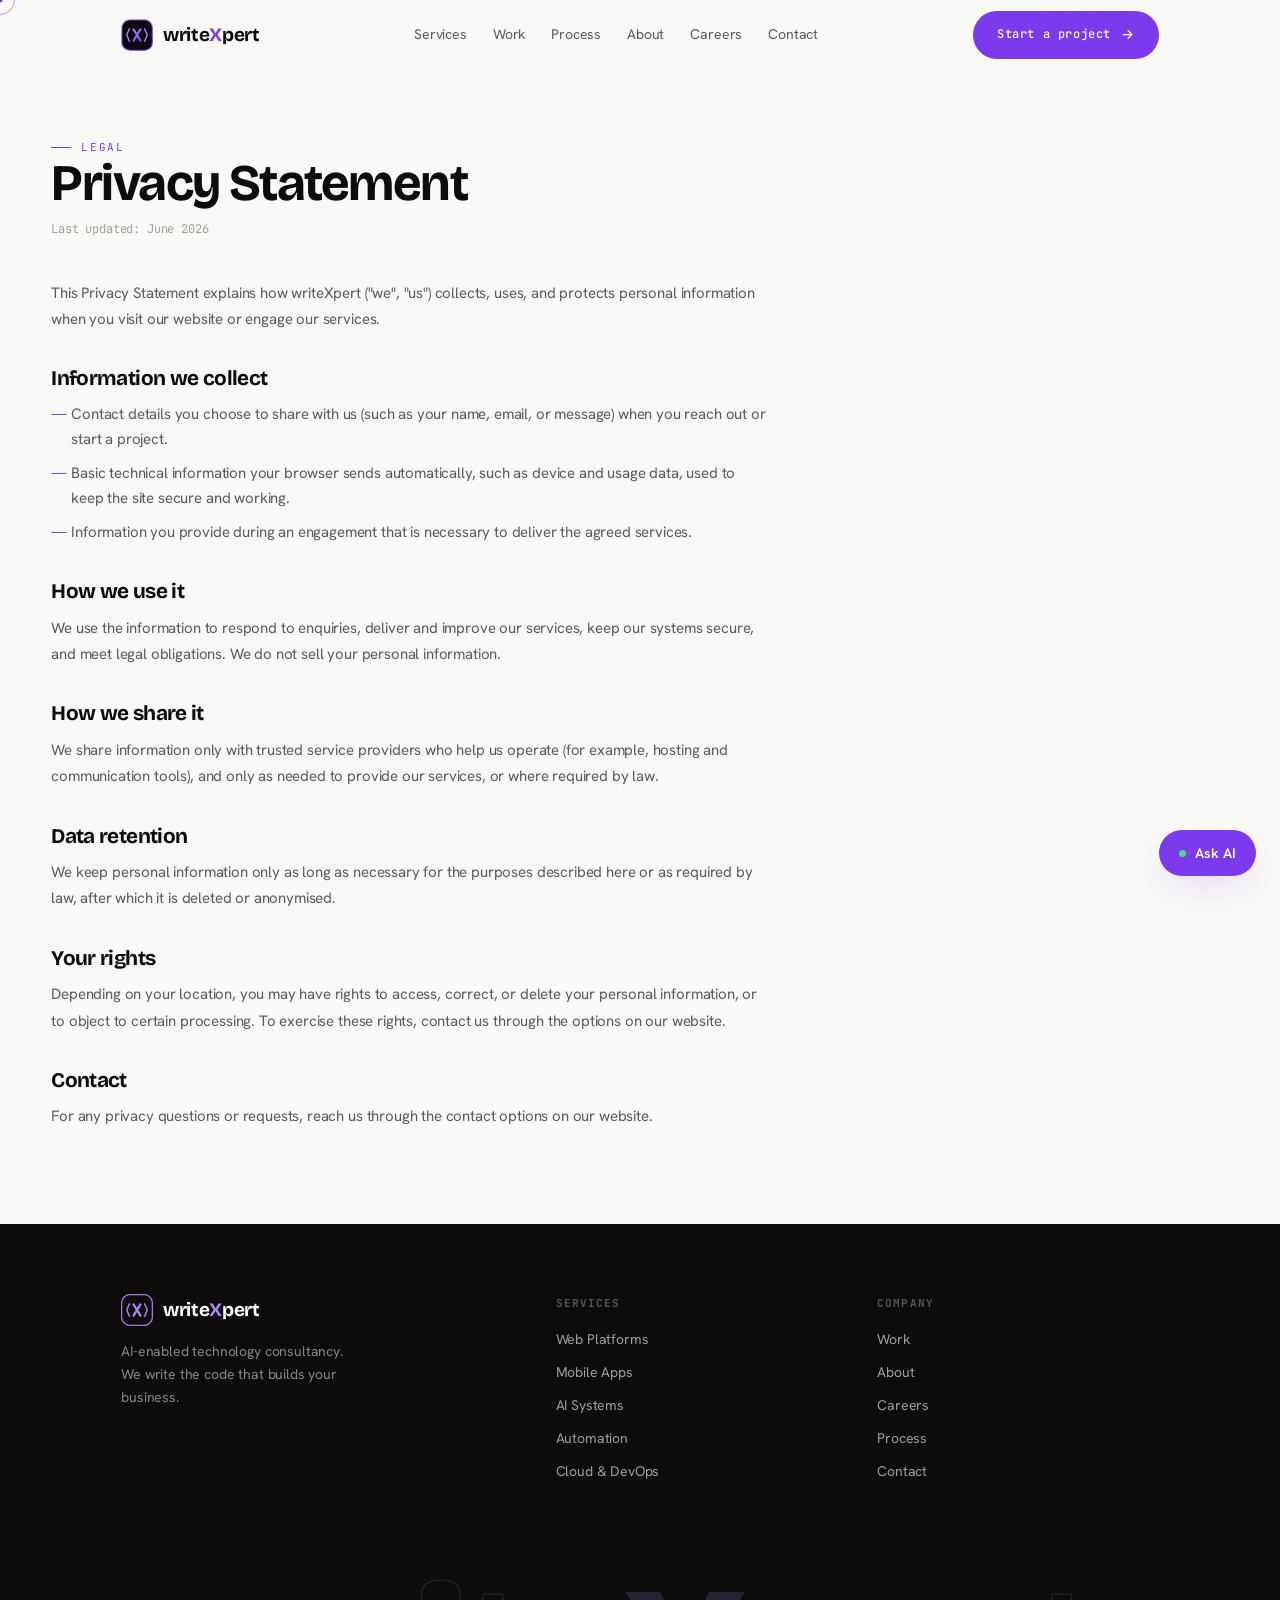
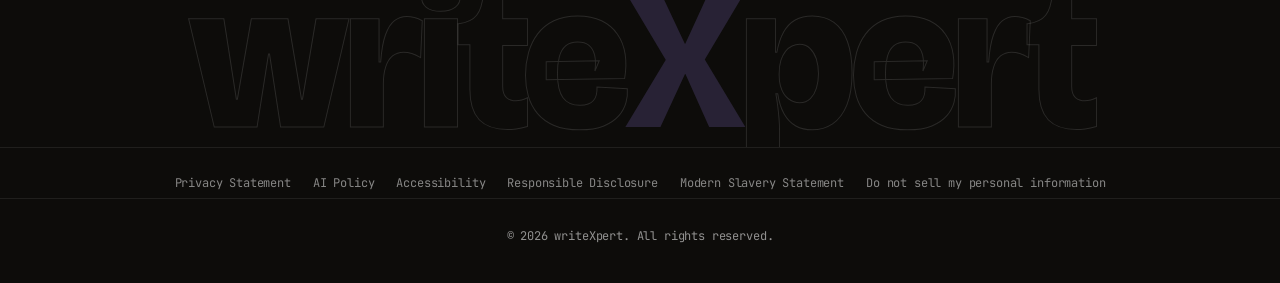
<file: privacy.html>
<!DOCTYPE html>
<html lang="en">
<head>
<meta charset="UTF-8"/>
<meta name="viewport" content="width=device-width, initial-scale=1"/>
<meta name="theme-color" content="#FAFAF8"/>
<title>Privacy Statement — writeXpert</title>
<meta name="description" content="How writeXpert collects, uses and protects your personal information."/>
<link rel="canonical" href="https://writexpert.com/privacy.html"/>
<meta name="robots" content="index, follow"/>
<link rel="icon" href="/favicon.svg" type="image/svg+xml"/>
<link rel="apple-touch-icon" href="/apple-touch-icon.png"/>
<link rel="preconnect" href="https://fonts.googleapis.com"/>
<link rel="preconnect" href="https://fonts.gstatic.com" crossorigin/>
<style>
/* ============================================================
   writeXpert — Clean Light Design System (v2)
   ============================================================ */

@import url('https://fonts.googleapis.com/css2?family=Bricolage+Grotesque:opsz,wght@12..96,400..800&family=Hanken+Grotesk:wght@400;500;600&family=JetBrains+Mono:wght@400;500&display=swap');

:root {
  /* canvas */
  --bg:        #FAFAF8;
  --bg-2:      #F4F3EF;
  --surface:   #FFFFFF;
  --surface-2: #F0EFE9;
  --line:      rgba(0,0,0,0.08);
  --line-2:    rgba(0,0,0,0.14);

  /* text */
  --text:      #0D0C0A;
  --dim:       #5C5956;
  --faint:     #A39F9A;

  /* brand violet */
  --violet:        #7C3AED;
  --violet-bright: #6D28D9;
  --violet-soft:   #8B5CF6;
  --violet-light:  #EDE9FE;
  --violet-deep:   #4C1D95;
  --glow:          rgba(124,58,237,0.18);

  /* type */
  --display: 'Bricolage Grotesque', sans-serif;
  --body:    'Hanken Grotesk', sans-serif;
  --mono:    'JetBrains Mono', monospace;

  /* layout */
  --maxw: 1140px;
  --pad: clamp(20px, 4vw, 60px);
  --r: 14px;
  --ease: cubic-bezier(0.16, 1, 0.3, 1);
}

* { margin: 0; padding: 0; box-sizing: border-box; }
html { scroll-behavior: smooth; -webkit-text-size-adjust: 100%; }
body {
  background: var(--bg);
  color: var(--text);
  font-family: var(--body);
  font-size: 16px;
  line-height: 1.65;
  letter-spacing: -0.01em;
  overflow-x: hidden;
  -webkit-font-smoothing: antialiased;
}
a { color: inherit; text-decoration: none; }
img { max-width: 100%; display: block; }
ul { list-style: none; }
button { font-family: inherit; cursor: pointer; border: none; background: none; }
::selection { background: var(--violet); color: #fff; }

/* ---------- layout ---------- */
.wrap { max-width: var(--maxw); margin: 0 auto; padding-left: var(--pad); padding-right: var(--pad); }
.section { padding: clamp(64px, 9vw, 120px) 0; position: relative; }

.eyebrow {
  font-family: var(--mono);
  font-size: 11px;
  letter-spacing: 0.16em;
  text-transform: uppercase;
  color: var(--violet);
  display: inline-flex;
  align-items: center;
  gap: 10px;
}
.eyebrow::before { content: ""; width: 20px; height: 1px; background: var(--violet); }

/* ---------- typography ---------- */
h1,h2,h3,h4 { font-family: var(--display); font-weight: 700; line-height: 1.04; letter-spacing: -0.03em; }
.h1 { font-size: clamp(2.4rem, 6.5vw, 4.8rem); }
.h2 { font-size: clamp(1.8rem, 4vw, 3rem); }
.h3 { font-size: clamp(1.15rem, 2vw, 1.5rem); }
.lead { font-size: clamp(1rem, 1.5vw, 1.18rem); color: var(--dim); max-width: 56ch; line-height: 1.7; }
.grad-text {
  background: linear-gradient(110deg, var(--violet-bright) 0%, var(--violet-soft) 60%, var(--violet-deep) 100%);
  -webkit-background-clip: text; background-clip: text; color: transparent;
}

/* ---------- buttons ---------- */
.btn {
  display: inline-flex; align-items: center; gap: 9px;
  padding: 14px 24px; border-radius: 100px;
  font-family: var(--mono); font-size: 12px;
  letter-spacing: 0.05em; font-weight: 500;
  transition: transform .35s var(--ease), box-shadow .35s var(--ease), background .25s;
  will-change: transform;
}
.btn svg { width: 15px; height: 15px; transition: transform .3s var(--ease); }
.btn-primary {
  background: var(--violet); color: #fff;
  box-shadow: 0 0 0 0 var(--glow);
}
.btn-primary:hover { box-shadow: 0 10px 32px -6px var(--glow); background: var(--violet-bright); }
.btn-primary:hover svg { transform: translateX(3px); }
.btn-ghost {
  border: 1.5px solid var(--line-2); color: var(--text);
  background: transparent;
}
.btn-ghost:hover { border-color: var(--violet); color: var(--violet); background: var(--violet-light); }

/* ---------- navbar ---------- */
.nav {
  position: fixed; top: 0; left: 0; right: 0; z-index: 100;
  transition: background .4s, border-color .4s, backdrop-filter .4s;
  border-bottom: 1px solid transparent;
}
.nav.scrolled {
  background: rgba(250,250,248,0.88);
  backdrop-filter: blur(18px) saturate(120%);
  border-bottom: 1px solid var(--line);
}
.nav-inner { display: flex; align-items: center; justify-content: space-between; height: 70px; }
.nav-links { display: flex; align-items: center; gap: 30px; }
.nav-links a { font-size: 14px; color: var(--dim); transition: color .2s; position: relative; }
.nav-links a:hover { color: var(--text); }
.nav-right { display: flex; align-items: center; gap: 16px; }
.nav-toggle { display: none; width: 26px; height: 16px; position: relative; }
.nav-toggle span { position: absolute; left: 0; width: 100%; height: 2px; background: var(--text); transition: .3s var(--ease); border-radius: 2px; }
.nav-toggle span:nth-child(1){ top: 0; }
.nav-toggle span:nth-child(2){ top: 7px; }
.nav-toggle span:nth-child(3){ top: 14px; }
body.menu-open .nav-toggle span:nth-child(1){ top: 7px; transform: rotate(45deg); }
body.menu-open .nav-toggle span:nth-child(2){ opacity: 0; }
body.menu-open .nav-toggle span:nth-child(3){ top: 7px; transform: rotate(-45deg); }

/* logo */
.logo { display: flex; align-items: center; gap: 10px; }
.logo .mark { width: 32px; height: 32px; flex: none; }
.logo .word { font-family: var(--display); font-weight: 700; font-size: 19px; letter-spacing: -0.02em; color: var(--text); }
.logo .word b { color: var(--violet); font-weight: 700; }

/* ---------- hero ---------- */
.hero {
  position: relative; min-height: 92svh; display: flex; align-items: center;
  padding-top: 80px; overflow: hidden;
  background: linear-gradient(160deg, #F5F3FF 0%, var(--bg) 45%, var(--bg-2) 100%);
}
.hero-bg { position: absolute; inset: 0; z-index: 0; }
.hero-grid {
  position: absolute; inset: -2px;
  background-image:
    linear-gradient(rgba(124,58,237,0.06) 1px, transparent 1px),
    linear-gradient(90deg, rgba(124,58,237,0.06) 1px, transparent 1px);
  background-size: 60px 60px;
  mask-image: radial-gradient(ellipse 80% 70% at 20% 30%, #000 20%, transparent 70%);
  -webkit-mask-image: radial-gradient(ellipse 80% 70% at 20% 30%, #000 20%, transparent 70%);
}
.hero-blob {
  position: absolute; width: 700px; height: 700px; border-radius: 50%;
  background: radial-gradient(circle, rgba(124,58,237,0.1), transparent 65%);
  top: -300px; right: -200px; filter: blur(50px);
  animation: bfloat 16s ease-in-out infinite;
}
@keyframes bfloat { 0%,100%{ transform: translateY(0);} 50%{ transform: translateY(30px);} }

.hero-inner { position: relative; z-index: 2; max-width: 860px; }
.hero h1 { margin: 20px 0 22px; }
.hero .lead { font-size: clamp(1.05rem, 1.6vw, 1.22rem); max-width: 52ch; color: var(--dim); }
.hero-cta { display: flex; gap: 12px; margin-top: 34px; flex-wrap: wrap; }
.hero-meta { display: flex; gap: 48px; margin-top: 56px; flex-wrap: wrap; padding-top: 40px; border-top: 1px solid var(--line); }
.hero-meta .num { font-family: var(--display); font-size: 2rem; font-weight: 700; color: var(--text); }
.hero-meta .lbl { font-family: var(--mono); font-size: 10px; letter-spacing: 0.1em; text-transform: uppercase; color: var(--faint); margin-top: 2px; }

/* ---------- marquee ---------- */
.marquee { border-top: 1px solid var(--line); border-bottom: 1px solid var(--line); padding: 22px 0; overflow: hidden; background: var(--surface); }
.marquee-track { display: flex; gap: 56px; white-space: nowrap; width: max-content; animation: scroll 30s linear infinite; }
.marquee:hover .marquee-track { animation-play-state: paused; }
.marquee-track span { font-family: var(--mono); font-size: 12px; color: var(--faint); letter-spacing: 0.08em; display: inline-flex; align-items: center; gap: 10px; }
.marquee-track span::before { content: "◇"; color: var(--violet); font-size: 9px; }
@keyframes scroll { to { transform: translateX(-50%); } }

/* ---------- section head ---------- */
.shead { max-width: 600px; margin-bottom: 56px; }
.shead h2 { margin: 16px 0 16px; }
.shead.center { margin-left: auto; margin-right: auto; text-align: center; }
.shead.center .eyebrow { justify-content: center; }

/* ---------- service cards ---------- */
.cards { display: grid; grid-template-columns: repeat(3, 1fr); gap: 14px; }
.card {
  position: relative; padding: 30px 26px; border-radius: var(--r);
  border: 1.5px solid var(--line); background: var(--surface);
  overflow: hidden; transition: border-color .3s var(--ease), transform .3s var(--ease), box-shadow .3s var(--ease);
  display: flex; flex-direction: column;
}
.card:hover { border-color: var(--violet); transform: translateY(-3px); box-shadow: 0 12px 40px -10px var(--glow); }
.card .ico { width: 42px; height: 42px; border-radius: 10px; display: grid; place-items: center; background: var(--violet-light); color: var(--violet); margin-bottom: 18px; flex: none; }
.card .ico svg { width: 20px; height: 20px; }
.card h3 { font-size: 1.12rem; margin-bottom: 9px; }
.card p { color: var(--dim); font-size: 14px; line-height: 1.6; }
.card .idx { position: absolute; top: 22px; right: 22px; font-family: var(--mono); font-size: 11px; color: var(--faint); }

/* ---------- process ---------- */
.steps { display: grid; grid-template-columns: repeat(5, 1fr); gap: 0; position: relative; }
.step { padding: 0 18px; position: relative; }
.step:not(:last-child)::after {
  content: ""; position: absolute; top: 21px; left: calc(50% + 22px);
  width: calc(100% - 22px); height: 1px;
  background: linear-gradient(90deg, var(--line-2), var(--line));
}
.step .dot {
  width: 42px; height: 42px; border-radius: 50%;
  border: 1.5px solid var(--violet); display: grid; place-items: center;
  font-family: var(--mono); font-size: 12px; color: var(--violet);
  background: var(--surface); position: relative; z-index: 1; margin-bottom: 20px;
}
.step h4 { font-size: 0.95rem; margin-bottom: 7px; }
.step p { font-size: 13px; color: var(--dim); line-height: 1.5; }

/* ---------- work cards ---------- */
.work-grid { display: grid; grid-template-columns: 1fr 1fr; gap: 14px; }
.work-card {
  border-radius: var(--r); border: 1.5px solid var(--line); overflow: hidden;
  background: var(--surface); padding: 34px 30px; min-height: 290px;
  display: flex; flex-direction: column;
  transition: transform .4s var(--ease), border-color .3s, box-shadow .4s;
}
.work-card:hover { transform: translateY(-4px); border-color: var(--violet); box-shadow: 0 12px 40px -10px var(--glow); }
.work-card .sector { font-family: var(--mono); font-size: 11px; letter-spacing: 0.1em; text-transform: uppercase; color: var(--violet); }
.work-card h3 { font-size: 1.4rem; margin: 12px 0 10px; max-width: 22ch; }
.work-card p { color: var(--dim); font-size: 14px; margin-bottom: auto; }
.work-card .metrics { display: flex; gap: 32px; margin-top: 28px; padding-top: 22px; border-top: 1px solid var(--line); flex-wrap: wrap; }
.work-card .metrics .num { font-family: var(--display); font-size: 1.6rem; font-weight: 700; color: var(--text); }
.work-card .metrics .lbl { font-family: var(--mono); font-size: 10px; color: var(--faint); text-transform: uppercase; letter-spacing: 0.08em; }

/* ---------- why us ---------- */
.why-grid { display: grid; grid-template-columns: repeat(3,1fr); gap: 1px; background: var(--line); border: 1.5px solid var(--line); border-radius: var(--r); overflow: hidden; }
.why-item { background: var(--surface); padding: 32px 28px; transition: background .3s; }
.why-item:hover { background: var(--bg-2); }
.why-item .n { font-family: var(--mono); font-size: 11px; color: var(--violet); }
.why-item h4 { font-size: 1.05rem; margin: 13px 0 8px; }
.why-item p { color: var(--dim); font-size: 14px; line-height: 1.55; }

/* ---------- about ---------- */
.about { display: grid; grid-template-columns: 1.1fr 0.9fr; gap: 60px; align-items: start; }
.about .lead { margin: 18px 0; font-size: 1.1rem; color: var(--text); }
.about p.muted { margin-bottom: 16px; font-size: 15px; color: var(--dim); }
.about-panel { border: 1.5px solid var(--line); border-radius: var(--r); padding: 30px; background: var(--bg-2); }
.about-panel .row { display: flex; justify-content: space-between; padding: 14px 0; border-bottom: 1px solid var(--line); gap: 16px; }
.about-panel .row:last-child { border-bottom: none; }
.about-panel .row .k { font-family: var(--mono); font-size: 11px; color: var(--faint); text-transform: uppercase; letter-spacing: 0.08em; white-space: nowrap; }
.about-panel .row .v { font-weight: 600; font-size: 14px; text-align: right; }

/* ---------- testimonials ---------- */
.tgrid { display: grid; grid-template-columns: repeat(3,1fr); gap: 14px; }
.tcard { border: 1.5px solid var(--line); border-radius: var(--r); padding: 28px; background: var(--surface); transition: box-shadow .3s; }
.tcard:hover { box-shadow: 0 8px 30px -8px var(--glow); border-color: var(--violet); }
.tcard .quote { font-size: 15px; color: var(--dim); line-height: 1.7; margin-bottom: 22px; font-style: italic; }
.tcard .who { display: flex; align-items: center; gap: 12px; }
.tcard .ava { width: 38px; height: 38px; border-radius: 50%; background: var(--violet); display: grid; place-items: center; font-family: var(--display); font-weight: 700; font-size: 14px; color:#fff; flex: none; }
.tcard .who .nm { font-weight: 600; font-size: 14px; }
.tcard .who .rl { font-size: 12px; color: var(--faint); }
.stars { color: var(--violet); font-size: 12px; letter-spacing: 2px; margin-bottom: 16px; }

/* ---------- cta band (dark) ---------- */
.cta-band {
  position: relative; border-radius: 20px; overflow: hidden;
  padding: clamp(44px,7vw,80px); text-align: center;
  background: var(--violet-deep); color: #fff;
}
.cta-band h2 { color: #fff; margin-bottom: 16px; }
.cta-band p { color: rgba(255,255,255,0.72); max-width: 48ch; margin: 0 auto 32px; }
.cta-band .hero-cta { justify-content: center; }
.cta-band .btn-primary { background: #fff; color: var(--violet-deep); }
.cta-band .btn-primary:hover { background: var(--violet-light); color: var(--violet-deep); }
.cta-band .btn-ghost { border-color: rgba(255,255,255,0.3); color: #fff; background: rgba(255,255,255,0.06); }
.cta-band .btn-ghost:hover { background: rgba(255,255,255,0.12); border-color: rgba(255,255,255,0.5); }
.cta-band::before {
  content: ""; position: absolute; inset: 0;
  background: radial-gradient(ellipse 80% 60% at 50% 0%, rgba(139,92,246,0.4), transparent 70%);
}
.cta-band > * { position: relative; z-index: 1; }

/* ---------- contact ---------- */
.contact-grid { display: grid; grid-template-columns: 0.9fr 1.1fr; gap: 50px; }
.contact-methods { display: flex; flex-direction: column; gap: 12px; }
.cmethod { display: flex; gap: 14px; align-items: flex-start; padding: 20px; border: 1.5px solid var(--line); border-radius: 12px; background: var(--surface); transition: border-color .3s, transform .3s; }
.cmethod:hover { border-color: var(--violet); transform: translateX(3px); }
.cmethod .ci { width: 38px; height: 38px; border-radius: 9px; background: var(--violet-light); color: var(--violet); display: grid; place-items: center; flex: none; }
.cmethod .ci svg { width: 18px; height: 18px; }
.cmethod h4 { font-family: var(--body); font-weight: 600; font-size: 14px; margin-bottom: 2px; }
.cmethod p { font-size: 12px; color: var(--faint); }
.cmethod .val { color: var(--violet); font-size: 13px; font-family: var(--mono); margin-top: 5px; display: inline-block; }

.form { border: 1.5px solid var(--line); border-radius: var(--r); padding: 30px; background: var(--surface); }
.field { margin-bottom: 16px; }
.field label { display: block; font-family: var(--mono); font-size: 11px; letter-spacing: 0.06em; text-transform: uppercase; color: var(--faint); margin-bottom: 7px; }
.field input, .field textarea, .field select {
  width: 100%; background: var(--bg); border: 1.5px solid var(--line); border-radius: 9px;
  padding: 12px 14px; color: var(--text); font-family: var(--body); font-size: 14px; transition: border-color .2s;
}
.field input:focus, .field textarea:focus, .field select:focus { outline: none; border-color: var(--violet); background: #fff; }
.field textarea { resize: vertical; min-height: 100px; }
.field-row { display: grid; grid-template-columns: 1fr 1fr; gap: 12px; }
.form .btn { width: 100%; justify-content: center; margin-top: 6px; }

/* ---------- footer (dark) ---------- */
.footer { background: #0D0C0A; color: rgba(255,255,255,0.7); padding: 70px 0 36px; }
.footer-top { display: grid; grid-template-columns: 1.4fr 1fr 1fr; gap: 40px; margin-bottom: 50px; }
.footer h5 { font-family: var(--mono); font-size: 11px; letter-spacing: 0.1em; text-transform: uppercase; color: rgba(255,255,255,0.3); margin-bottom: 16px; }
.footer-col a, .footer-col p { display: block; color: rgba(255,255,255,0.55); font-size: 14px; margin-bottom: 10px; transition: color .2s; }
.footer-col a:hover { color: rgba(255,255,255,0.9); }
.footer-brand p { color: rgba(255,255,255,0.5); font-size: 14px; max-width: 30ch; margin: 14px 0; }
.footer .logo .word { color: #fff; }
.footer .logo .word b { color: #A78BFA; }
.footer .mark rect { stroke: #A78BFA; fill: #0D0C0A; }
.footer .mark path { stroke: #A78BFA; }
.footer-bottom { display: flex; justify-content: space-between; padding-top: 28px; border-top: 1px solid rgba(255,255,255,0.08); font-size: 12px; color: rgba(255,255,255,0.3); flex-wrap: wrap; gap: 10px; font-family: var(--mono); }

/* ---------- page hero (inner pages) ---------- */
.page-hero {
  padding: 140px 0 60px; position: relative; overflow: hidden;
  background: linear-gradient(160deg, #F5F3FF 0%, var(--bg) 50%);
}
.page-hero::before {
  content: ""; position: absolute; inset: 0;
  background-image: linear-gradient(rgba(124,58,237,0.06) 1px, transparent 1px), linear-gradient(90deg, rgba(124,58,237,0.06) 1px, transparent 1px);
  background-size: 60px 60px;
  mask-image: radial-gradient(ellipse 80% 80% at 50% 0%, #000 30%, transparent 75%);
  -webkit-mask-image: radial-gradient(ellipse 80% 80% at 50% 0%, #000 30%, transparent 75%);
}
.page-hero > .wrap { position: relative; z-index: 2; }
.page-hero h1 { font-size: clamp(2.2rem, 5.5vw, 3.8rem); margin: 18px 0 18px; max-width: 18ch; }

/* ---------- reveal ---------- */
.reveal { opacity: 0; transform: translateY(22px); transition: opacity .8s var(--ease), transform .8s var(--ease); }
.reveal.in { opacity: 1; transform: none; }
.reveal[data-d="1"]{ transition-delay: .07s;} .reveal[data-d="2"]{ transition-delay: .14s;}
.reveal[data-d="3"]{ transition-delay: .21s;} .reveal[data-d="4"]{ transition-delay: .28s;}
.reveal[data-d="5"]{ transition-delay: .35s;}

/* ---------- custom cursor ---------- */
.cursor-dot, .cursor-ring { position: fixed; top: 0; left: 0; border-radius: 50%; pointer-events: none; z-index: 10000; }
.cursor-dot { width: 5px; height: 5px; background: var(--violet); transform: translate(-50%,-50%); }
.cursor-ring { width: 30px; height: 30px; border: 1.5px solid rgba(124,58,237,0.5); transform: translate(-50%,-50%); transition: width .25s, height .25s; }
.cursor-ring.hover { width: 46px; height: 46px; background: rgba(124,58,237,0.06); }
@media (hover: none) { .cursor-dot, .cursor-ring { display: none; } }

/* ---------- mobile ---------- */
@media (max-width: 900px) {
  .cards, .tgrid, .why-grid { grid-template-columns: 1fr 1fr; }
  .work-grid, .about, .contact-grid { grid-template-columns: 1fr; }
  .field-row { grid-template-columns: 1fr; }
  .steps { grid-template-columns: 1fr 1fr; gap: 28px 12px; }
  .step:not(:last-child)::after { display: none; }
  .footer-top { grid-template-columns: 1fr 1fr; gap: 28px; }
  .nav-links {
    position: fixed; inset: 70px 0 auto 0; flex-direction: column; gap: 0;
    background: rgba(250,250,248,0.97); backdrop-filter: blur(20px);
    padding: 16px var(--pad) 28px; border-bottom: 1px solid var(--line);
    transform: translateY(-120%); transition: transform .4s var(--ease); align-items: flex-start;
  }
  body.menu-open .nav-links { transform: translateY(0); }
  .nav-links a { padding: 14px 0; width: 100%; border-bottom: 1px solid var(--line); font-size: 16px; color: var(--text); }
  .nav-toggle { display: block; }
  .nav-right .btn { display: none; }
  .hero-meta { gap: 24px; }
  .about { gap: 28px; }
}
@media (max-width: 560px) {
  .cards, .tgrid, .why-grid { grid-template-columns: 1fr; }
  .footer-top { grid-template-columns: 1fr; }
  .steps { grid-template-columns: 1fr; }
}
@media (prefers-reduced-motion: reduce) {
  * { animation: none !important; transition: none !important; }
  .reveal { opacity: 1; transform: none; }
}

/* ============================================================
   v4 — creative polish
   ============================================================ */

/* grain texture (subtle warmth on light) */
body::after {
  content: ""; position: fixed; inset: 0; pointer-events: none; z-index: 9998;
  opacity: 0.025; mix-blend-mode: multiply;
  background-image: url("data:image/svg+xml,%3Csvg xmlns='http://www.w3.org/2000/svg' width='140' height='140'%3E%3Cfilter id='n'%3E%3CfeTurbulence type='fractalNoise' baseFrequency='0.8' numOctaves='3'/%3E%3C/filter%3E%3Crect width='100%25' height='100%25' filter='url(%23n)'/%3E%3C/svg%3E");
}

/* scroll progress bar */
.scroll-progress {
  position: fixed; top: 0; left: 0; height: 2px; width: 0%;
  background: linear-gradient(90deg, var(--violet), var(--violet-soft));
  z-index: 200; transition: width .1s linear;
}

/* hero two-column layout */
.hero-layout {
  display: grid; grid-template-columns: 1fr 0.92fr; gap: 40px;
  align-items: center; padding-top: 24px;
}
.hero-left { position: relative; z-index: 2; }
.hero .hero-layout h1 { margin: 18px 0 22px; }
.hero-blob.two {
  width: 480px; height: 480px; top: auto; bottom: -240px; left: -160px; right: auto;
  background: radial-gradient(circle, rgba(139,92,246,0.12), transparent 65%);
  animation-delay: -7s;
}

/* hero visual */
.hero-visual { position: relative; z-index: 2; min-height: 380px; display: flex; align-items: center; justify-content: center; }
.hv-float { position: relative; width: 100%; max-width: 420px; will-change: transform; }

.hv-card {
  background: #fff; border: 1px solid var(--line); border-radius: 16px; overflow: hidden;
  box-shadow: 0 30px 70px -18px rgba(76,29,149,0.22), 0 8px 24px -8px rgba(0,0,0,0.08);
}
.hv-card-top { background: #F4F3EF; padding: 11px 14px; display: flex; align-items: center; gap: 6px; border-bottom: 1px solid var(--line); }
.hv-dot { width: 9px; height: 9px; border-radius: 50%; background: #d4d2cc; }
.hv-dot:nth-child(1){ background:#ff5f57;} .hv-dot:nth-child(2){ background:#febc2e;} .hv-dot:nth-child(3){ background:#28c840;}
.hv-url { margin-left: 8px; font-family: var(--mono); font-size: 10px; color: var(--faint); }
.hv-body { padding: 20px; }
.hv-row { display: flex; justify-content: space-between; align-items: flex-start; margin-bottom: 16px; }
.hv-eyebrow { font-family: var(--mono); font-size: 9px; letter-spacing: 0.1em; text-transform: uppercase; color: var(--faint); }
.hv-big { font-family: var(--display); font-size: 1.35rem; font-weight: 700; margin-top: 2px; }
.hv-badge { display: inline-flex; align-items: center; gap: 6px; font-family: var(--mono); font-size: 11px; color: #16a34a; background: rgba(34,197,94,0.1); padding: 5px 10px; border-radius: 20px; }
.hv-pulse { width: 7px; height: 7px; border-radius: 50%; background: #22c55e; box-shadow: 0 0 0 0 rgba(34,197,94,0.5); animation: pulse 2s infinite; }
@keyframes pulse { 0%{box-shadow:0 0 0 0 rgba(34,197,94,0.5);} 70%{box-shadow:0 0 0 8px rgba(34,197,94,0);} 100%{box-shadow:0 0 0 0 rgba(34,197,94,0);} }
.hv-chart { height: 110px; margin-bottom: 16px; }
.hv-chart svg { width: 100%; height: 100%; }
#hv-line { stroke-dasharray: 600; stroke-dashoffset: 600; }
.hv-float.drawn #hv-line { transition: stroke-dashoffset 2s var(--ease); stroke-dashoffset: 0; }
.hv-kpis { display: grid; grid-template-columns: repeat(3,1fr); gap: 10px; }
.hv-kpi { background: var(--bg); border: 1px solid var(--line); border-radius: 10px; padding: 11px 12px; }
.hv-kpi-v { font-family: var(--display); font-size: 1.05rem; font-weight: 700; }
.hv-kpi-l { font-family: var(--mono); font-size: 9px; color: var(--faint); margin-top: 2px; text-transform: uppercase; letter-spacing: 0.05em; }

/* floating chips */
.hv-chip {
  position: absolute; background: #fff; border: 1px solid var(--line);
  border-radius: 12px; box-shadow: 0 14px 36px -12px rgba(0,0,0,0.18);
  display: flex; align-items: center; gap: 10px; padding: 11px 13px;
}
.hv-chip-deploy { top: -28px; right: -20px; animation: chipfloat 5s ease-in-out infinite; }
.hv-chip-code { bottom: -24px; left: -28px; animation: chipfloat 5s ease-in-out infinite 1.5s; }
.hv-chip-ico { width: 28px; height: 28px; border-radius: 8px; background: rgba(34,197,94,0.12); color: #16a34a; display: grid; place-items: center; font-size: 14px; font-weight: 700; }
.hv-chip-t { font-size: 12px; font-weight: 600; }
.hv-chip-s { font-family: var(--mono); font-size: 10px; color: var(--faint); }
.hv-code-line { font-family: var(--mono); font-size: 12px; color: var(--text); }
.hv-code-line b { color: var(--violet); }
@keyframes chipfloat { 0%,100%{ transform: translateY(0);} 50%{ transform: translateY(-9px);} }

/* hero meta -> 4 cols */
.hero-meta { display: flex; gap: 48px; }

/* richer service cards */
.card { padding-bottom: 54px; }
.card .idx { font-size: 28px; font-family: var(--display); font-weight: 700; color: var(--bg-2); top: 18px; right: 22px; line-height: 1; transition: color .3s; }
.card:hover .idx { color: var(--violet-light); }
.card-arrow {
  position: absolute; bottom: 24px; left: 26px;
  width: 32px; height: 32px; border-radius: 50%; border: 1.5px solid var(--line);
  display: grid; place-items: center; color: var(--violet);
  opacity: 0; transform: translateX(-6px); transition: opacity .3s var(--ease), transform .3s var(--ease), background .3s, border-color .3s;
}
.card-arrow svg { width: 14px; height: 14px; }
.card:hover .card-arrow { opacity: 1; transform: translateX(0); }
.card:hover .card-arrow { background: var(--violet); border-color: var(--violet); color: #fff; }

/* giant footer wordmark */
.footer-mega {
  font-family: var(--display); font-weight: 800;
  font-size: clamp(3.5rem, 16vw, 14rem); line-height: 0.85; letter-spacing: -0.04em;
  color: transparent; -webkit-text-stroke: 1px rgba(255,255,255,0.12);
  text-align: center; padding: 30px 0 0; overflow: hidden; user-select: none;
}
.footer-mega b { color: rgba(167,139,250,0.18); -webkit-text-stroke: 0; }

@media (max-width: 980px) {
  .hero-layout { grid-template-columns: 1fr; gap: 50px; }
  .hero-visual { min-height: 320px; max-width: 420px; }
  .hv-chip-deploy { right: 0; }
  .hv-chip-code { left: 0; }
}
@media (max-width: 600px) {
  .hero-visual { display: none; }
}

/* ============================================================
   v6 — craft showcase (real product designs) + footer fix
   ============================================================ */

/* footer bottom contrast fix */
.footer-bottom { color: rgba(255,255,255,0.55); }
.footer-col a { color: rgba(255,255,255,0.6); }

/* craft section — layered showcase */
.craft-section { overflow: hidden; }
.craft-showcase {
  position: relative; margin-top: 30px;
  min-height: 560px; display: flex; align-items: center; justify-content: center;
}
.craft-deco {
  position: absolute; inset: 0;
  background-image: radial-gradient(circle, var(--line-2) 1px, transparent 1px);
  background-size: 26px 26px;
  mask-image: radial-gradient(ellipse 60% 60% at 50% 50%, #000, transparent 75%);
  -webkit-mask-image: radial-gradient(ellipse 60% 60% at 50% 50%, #000, transparent 75%);
  opacity: 0.5;
}
.craft-cluster { position: relative; width: 100%; max-width: 1000px; height: 540px; }

/* shared device shadow */
.shot { position: absolute; box-shadow: 0 40px 90px -24px rgba(76,29,149,0.28), 0 12px 32px -10px rgba(0,0,0,0.12); transition: transform .5s var(--ease); }

/* --- e-commerce browser (back-left) --- */
.shot-store { width: 580px; left: 0; top: 40px; transform: rotate(-2deg); z-index: 1; border-radius: 14px; overflow: hidden; background: #fff; border: 1px solid var(--line); }
.shot-store:hover { transform: rotate(0) translateY(-6px); z-index: 4; }
.st-chrome { background: #EDEDED; padding: 9px 12px; display: flex; align-items: center; gap: 6px; }
.st-chrome .bc-bar { flex: 1; margin-left: 8px; background: #fff; border-radius: 5px; padding: 4px 10px; font-family: var(--mono); font-size: 10px; color: var(--faint); }
.st-top { display: flex; align-items: center; justify-content: space-between; padding: 14px 18px; border-bottom: 1px solid var(--line); }
.st-brand { font-family: var(--display); font-weight: 800; font-size: 16px; letter-spacing: 0.04em; }
.st-nav { display: flex; gap: 16px; font-size: 11px; color: var(--dim); }
.st-cart { font-size: 13px; position: relative; }
.st-cart::after { content: "3"; position: absolute; top: -6px; right: -8px; background: var(--violet); color: #fff; font-family: var(--mono); font-size: 8px; width: 14px; height: 14px; border-radius: 50%; display: grid; place-items: center; }
.st-banner { margin: 14px 18px; border-radius: 10px; padding: 16px 18px; background: linear-gradient(110deg, var(--violet), var(--violet-deep)); color: #fff; display: flex; align-items: center; justify-content: space-between; }
.st-banner-t { font-family: var(--display); font-weight: 700; font-size: 17px; }
.st-banner-s { font-size: 11px; opacity: 0.85; margin-top: 2px; }
.st-banner-btn { font-family: var(--mono); font-size: 10px; background: #fff; color: var(--violet-deep); padding: 7px 12px; border-radius: 20px; font-weight: 600; }
.st-grid { display: grid; grid-template-columns: repeat(3,1fr); gap: 12px; padding: 4px 18px 20px; }
.st-prod { border: 1px solid var(--line); border-radius: 10px; overflow: hidden; }
.st-img { aspect-ratio: 1/1; position: relative; }
.st-img.a { background: linear-gradient(135deg, #f9a8d4, #c084fc); }
.st-img.b { background: linear-gradient(135deg, #a5b4fc, #818cf8); }
.st-img.c { background: linear-gradient(135deg, #fdba74, #fb923c); }
.st-tag { position: absolute; top: 8px; left: 8px; font-family: var(--mono); font-size: 8px; background: rgba(255,255,255,0.9); padding: 3px 6px; border-radius: 5px; font-weight: 600; }
.st-info { padding: 9px 10px; }
.st-name { font-size: 11px; font-weight: 600; }
.st-price { display: flex; align-items: center; justify-content: space-between; margin-top: 4px; }
.st-price b { font-family: var(--display); font-size: 13px; }
.st-add { width: 22px; height: 22px; border-radius: 7px; background: var(--violet); color: #fff; display: grid; place-items: center; font-size: 13px; }

/* --- food delivery phone (front-center) --- */
.shot-food { width: 264px; right: 40px; top: 0; z-index: 3; }
.shot-food:hover { transform: translateY(-8px); z-index: 4; }
.food-phone { width: 100%; aspect-ratio: 9/19; border-radius: 38px; background: #111; padding: 11px 8px; border: 6px solid #1c1c1e; box-shadow: 0 40px 90px -24px rgba(0,0,0,0.4); }
.food-notch { width: 56px; height: 12px; background: #111; border-radius: 0 0 10px 10px; margin: 0 auto 8px; }
.food-screen { background: #fff; border-radius: 26px; height: calc(100% - 20px); overflow: hidden; display: flex; flex-direction: column; }
.food-head { padding: 13px 14px 10px; }
.food-loc { font-family: var(--mono); font-size: 8px; color: var(--faint); letter-spacing: 0.08em; text-transform: uppercase; }
.food-loc-v { font-size: 13px; font-weight: 700; margin-top: 1px; }
.food-search { margin-top: 10px; background: var(--bg-2); border-radius: 9px; padding: 8px 11px; font-size: 10px; color: var(--faint); display: flex; align-items: center; gap: 6px; }
.food-promo { margin: 4px 14px 12px; border-radius: 12px; background: linear-gradient(120deg, #fb923c, #ef4444); color: #fff; padding: 13px 14px; }
.food-promo-t { font-family: var(--display); font-weight: 700; font-size: 15px; }
.food-promo-s { font-size: 10px; opacity: 0.9; margin-top: 2px; }
.food-sec { font-size: 11px; font-weight: 700; padding: 0 14px 8px; }
.food-list { flex: 1; padding: 0 14px; display: flex; flex-direction: column; gap: 9px; overflow: hidden; }
.food-item { display: flex; gap: 10px; align-items: center; }
.food-thumb { width: 48px; height: 48px; border-radius: 11px; flex: none; display: grid; place-items: center; font-size: 22px; }
.food-thumb.a { background: linear-gradient(135deg, #fde68a, #fbbf24); }
.food-thumb.b { background: linear-gradient(135deg, #fecaca, #f87171); }
.food-thumb.c { background: linear-gradient(135deg, #bbf7d0, #4ade80); }
.food-meta { flex: 1; min-width: 0; }
.food-name { font-size: 11px; font-weight: 700; }
.food-sub { font-family: var(--mono); font-size: 8px; color: var(--faint); margin-top: 2px; }
.food-rating { display: inline-flex; align-items: center; gap: 3px; font-size: 9px; font-weight: 700; color: #16a34a; background: rgba(34,197,94,0.1); padding: 2px 6px; border-radius: 6px; margin-top: 5px; }
.food-price { font-family: var(--display); font-size: 12px; font-weight: 700; }
.food-nav { display: flex; justify-content: space-around; padding: 9px 0 6px; border-top: 1px solid var(--line); margin-top: 6px; }
.food-nav span { font-family: var(--mono); font-size: 8px; color: var(--faint); }
.food-nav span.on { color: #ef4444; font-weight: 700; }

/* --- floating accent chips --- */
.craft-chip {
  position: absolute; background: #fff; border: 1px solid var(--line);
  border-radius: 14px; box-shadow: 0 18px 44px -14px rgba(0,0,0,0.2);
  padding: 12px 15px; z-index: 5; display: flex; align-items: center; gap: 11px;
}
.craft-chip-order { top: -26px; right: 70px; animation: chipfloat 5s ease-in-out infinite; }
.craft-chip-rating { bottom: 40px; left: 20px; animation: chipfloat 5.5s ease-in-out infinite 1.2s; }
.cc-ico { width: 34px; height: 34px; border-radius: 10px; display: grid; place-items: center; font-size: 16px; flex: none; }
.cc-ico.green { background: rgba(34,197,94,0.12); }
.cc-ico.violet { background: var(--violet-light); }
.cc-t { font-size: 12px; font-weight: 700; }
.cc-s { font-family: var(--mono); font-size: 10px; color: var(--faint); margin-top: 1px; }

/* craft responsive: stack cleanly */
@media (max-width: 860px) {
  .craft-showcase { min-height: 0; }
  .craft-cluster { height: auto; display: flex; flex-direction: column; align-items: center; gap: 28px; max-width: 420px; }
  .shot { position: relative; transform: none !important; left: auto; right: auto; top: auto; }
  .shot-store { width: 100%; }
  .shot-food { width: 240px; }
  .craft-chip { display: none; }
  .craft-deco { display: none; }
}

/* v8 — footer center, remove phone, legal page */
.footer-bottom { justify-content: center; text-align: center; }
.legal { padding: 130px 0 80px; max-width: 820px; }
.legal h1 { font-size: clamp(2rem, 5vw, 3.2rem); margin-bottom: 10px; }
.legal .updated { font-family: var(--mono); font-size: 12px; color: var(--faint); margin-bottom: 40px; }
.legal h2 { font-size: 1.3rem; margin: 36px 0 12px; }
.legal p { color: var(--dim); margin-bottom: 14px; font-size: 15px; line-height: 1.75; }
.legal ul.bullets { margin: 0 0 14px 0; padding: 0; }
.legal ul.bullets li { color: var(--dim); font-size: 15px; line-height: 1.7; padding-left: 20px; position: relative; margin-bottom: 8px; }
.legal ul.bullets li::before { content: "—"; position: absolute; left: 0; color: var(--violet); }

/* ============================================================
   v9 — bento work showcase, careers page, modern elements
   ============================================================ */

/* nav: allow 6 items */
.nav-links { gap: 26px; }

/* ---------- WORK BENTO ---------- */
.bento { display: grid; grid-template-columns: repeat(3, 1fr); gap: 16px; }
.bento-card {
  position: relative; border: 1px solid var(--line); border-radius: 22px;
  background: linear-gradient(180deg, #fff, var(--bg-2));
  overflow: hidden; padding: 32px 30px; min-height: 400px;
  display: flex; flex-direction: column;
  transition: transform .4s var(--ease), box-shadow .4s var(--ease), border-color .3s;
}
.bento-card:hover { transform: translateY(-5px); border-color: var(--violet); box-shadow: 0 26px 60px -20px var(--glow); }
.bento-card.wide { grid-column: span 2; }
.bento-tag { font-family: var(--mono); font-size: 11px; letter-spacing: 0.1em; text-transform: uppercase; color: var(--violet); margin-bottom: 12px; }
.bento-card h3 { font-size: 1.4rem; line-height: 1.1; margin-bottom: 8px; max-width: 18ch; }
.bento-card .bento-sub { font-size: 14px; color: var(--dim); }
.bento-visual { margin-top: auto; padding-top: 24px; position: relative; }
.bento-particles {
  position: absolute; inset: 0; pointer-events: none;
  background-image: radial-gradient(circle, rgba(124,58,237,0.4) 1px, transparent 1px);
  background-size: 14px 14px;
  -webkit-mask-image: radial-gradient(ellipse 70% 80% at 80% 20%, #000, transparent 70%);
  mask-image: radial-gradient(ellipse 70% 80% at 80% 20%, #000, transparent 70%);
  opacity: 0.5;
}

/* agentic commerce mini */
.ac-chat { display: flex; flex-direction: column; gap: 8px; }
.ac-bubble { font-size: 12px; padding: 9px 12px; border-radius: 12px; max-width: 85%; line-height: 1.45; }
.ac-bubble.user { align-self: flex-end; background: var(--violet); color: #fff; border-bottom-right-radius: 3px; }
.ac-bubble.bot { align-self: flex-start; background: #fff; border: 1px solid var(--line); border-bottom-left-radius: 3px; }
.ac-products { display: grid; grid-template-columns: 1fr 1fr; gap: 8px; margin-top: 4px; }
.ac-prod { background: #fff; border: 1px solid var(--line); border-radius: 10px; padding: 10px; }
.ac-prod-img { aspect-ratio: 1.3/1; border-radius: 7px; margin-bottom: 7px; }
.ac-prod-img.a { background: linear-gradient(135deg, #93c5fd, #3b82f6); }
.ac-prod-img.b { background: linear-gradient(135deg, #1e293b, #334155); }
.ac-prod-n { font-size: 11px; font-weight: 600; }
.ac-prod-p { font-family: var(--display); font-size: 12px; font-weight: 700; }
.ac-buy { margin-top: 8px; background: var(--violet-light); color: var(--violet); text-align: center; padding: 9px; border-radius: 9px; font-size: 12px; font-weight: 600; }

/* payment card visual */
.pay-card {
  aspect-ratio: 1.6/1; border-radius: 16px; padding: 18px; position: relative; overflow: hidden;
  background: linear-gradient(125deg, #c084fc, #818cf8 45%, #fb923c);
  box-shadow: 0 20px 40px -14px rgba(124,58,237,0.4);
  display: flex; flex-direction: column; justify-content: space-between;
  transform: rotate(-4deg); transition: transform .4s var(--ease);
}
.bento-card:hover .pay-card { transform: rotate(0); }
.pay-card::after { content: ""; position: absolute; inset: 0; background: linear-gradient(110deg, transparent 30%, rgba(255,255,255,0.35) 50%, transparent 70%); }
.pay-chip { width: 36px; height: 26px; border-radius: 6px; background: linear-gradient(135deg, #fde68a, #f59e0b); position: relative; z-index: 1; }
.pay-wave { position: absolute; top: 20px; left: 60px; color: rgba(255,255,255,0.9); font-size: 16px; z-index: 1; }
.pay-bottom { display: flex; justify-content: space-between; align-items: flex-end; position: relative; z-index: 1; }
.pay-num { font-family: var(--mono); font-size: 12px; color: rgba(255,255,255,0.95); letter-spacing: 0.1em; }
.pay-visa { font-family: var(--display); font-weight: 800; font-size: 17px; font-style: italic; color: #fff; }

/* data / globe arc viz */
.arc-viz { height: 150px; position: relative; }
.arc-viz svg { width: 100%; height: 100%; overflow: visible; }

/* analytics mini */
.an-chart { display: flex; align-items: flex-end; gap: 6px; height: 90px; }
.an-bar { flex: 1; border-radius: 4px 4px 0 0; background: var(--violet-light); }
.an-bar.hi { background: var(--violet); }
.an-row { display: flex; justify-content: space-between; margin-bottom: 12px; }
.an-kpi { font-family: var(--display); font-size: 1.4rem; font-weight: 700; }
.an-kpi-l { font-family: var(--mono); font-size: 10px; color: var(--faint); text-transform: uppercase; }

/* mobile mini */
.mob-mini { width: 130px; margin: 0 auto; border-radius: 22px; background: #111; padding: 7px 5px; border: 4px solid #1c1c1e; }
.mob-screen { background: var(--bg); border-radius: 16px; padding: 9px; }
.mob-bar { height: 7px; border-radius: 4px; background: var(--violet); margin-bottom: 6px; }
.mob-bar.s { width: 60%; background: var(--line-2); }
.mob-thumb { aspect-ratio: 16/9; border-radius: 8px; background: linear-gradient(135deg, #f9a8d4, #c084fc); margin-bottom: 8px; }
.mob-line { height: 6px; border-radius: 3px; background: var(--line-2); margin-bottom: 5px; }
.mob-line.s { width: 70%; }

/* automation flow mini */
.flow { display: flex; align-items: center; gap: 8px; flex-wrap: wrap; }
.flow-node { background: #fff; border: 1px solid var(--line); border-radius: 9px; padding: 9px 12px; font-size: 11px; font-weight: 600; display: flex; align-items: center; gap: 6px; }
.flow-node .d { width: 7px; height: 7px; border-radius: 50%; background: var(--violet); }
.flow-arrow { color: var(--violet); font-size: 14px; }

@media (max-width: 880px) {
  .bento { grid-template-columns: 1fr 1fr; }
  .bento-card.wide { grid-column: span 2; }
}
@media (max-width: 560px) {
  .bento { grid-template-columns: 1fr; }
  .bento-card.wide { grid-column: span 1; }
  .bento-card { min-height: 340px; }
}

/* ---------- CAREERS ---------- */
.careers-hero { padding: 130px 0 70px; position: relative; overflow: hidden; background: linear-gradient(160deg, #F5F3FF, var(--bg) 55%); }
.careers-hero::before { content: ""; position: absolute; inset: 0; background-image: linear-gradient(rgba(124,58,237,0.05) 1px, transparent 1px), linear-gradient(90deg, rgba(124,58,237,0.05) 1px, transparent 1px); background-size: 60px 60px; -webkit-mask-image: radial-gradient(ellipse 70% 70% at 30% 30%, #000, transparent 70%); mask-image: radial-gradient(ellipse 70% 70% at 30% 30%, #000, transparent 70%); }
.careers-layout { display: grid; grid-template-columns: 1fr 0.95fr; gap: 50px; align-items: center; position: relative; z-index: 2; }
.careers-hero h1 { font-size: clamp(2.6rem, 6.5vw, 5rem); line-height: 0.98; margin: 18px 0 22px; }
.careers-hero .lead { font-size: 1.15rem; }
.careers-hero .hero-cta { margin-top: 32px; }

/* team mosaic */
.mosaic { display: grid; grid-template-columns: repeat(3, 1fr); gap: 12px; }
.mtile { border-radius: 16px; aspect-ratio: 3/4; position: relative; overflow: hidden; display: flex; align-items: flex-end; padding: 14px; color: #fff; }
.mtile span { position: relative; z-index: 1; font-family: var(--mono); font-size: 11px; letter-spacing: 0.06em; text-transform: uppercase; font-weight: 500; }
.mtile::after { content: ""; position: absolute; inset: 0; background: linear-gradient(180deg, transparent 40%, rgba(0,0,0,0.4)); }
.mtile.t1 { background: linear-gradient(135deg, #8b5cf6, #6d28d9); }
.mtile.t2 { background: linear-gradient(135deg, #f9a8d4, #c084fc); margin-top: 28px; }
.mtile.t3 { background: linear-gradient(135deg, #fdba74, #fb923c); }
.mtile.t4 { background: linear-gradient(135deg, #a5b4fc, #6366f1); margin-top: -16px; }
.mtile.t5 { background: linear-gradient(135deg, #6ee7b7, #10b981); }
.mtile.t6 { background: linear-gradient(135deg, #c4b5fd, #8b5cf6); margin-top: 28px; }

/* values grid */
.values { display: grid; grid-template-columns: repeat(3, 1fr); gap: 16px; }
.value-card { border: 1px solid var(--line); border-radius: 16px; padding: 28px; background: #fff; }
.value-card .vico { width: 44px; height: 44px; border-radius: 11px; background: var(--violet-light); color: var(--violet); display: grid; place-items: center; margin-bottom: 16px; font-size: 20px; }
.value-card h4 { font-size: 1.1rem; margin-bottom: 8px; }
.value-card p { font-size: 14px; color: var(--dim); line-height: 1.55; }

/* roles list */
.roles { border-top: 1px solid var(--line); }
.role {
  display: flex; align-items: center; justify-content: space-between; gap: 20px;
  padding: 26px 4px; border-bottom: 1px solid var(--line);
  transition: padding-left .3s var(--ease), background .3s;
}
.role:hover { padding-left: 16px; background: linear-gradient(90deg, var(--violet-light), transparent); }
.role-info h4 { font-size: 1.25rem; margin-bottom: 5px; }
.role-meta { display: flex; gap: 14px; flex-wrap: wrap; }
.role-meta span { font-family: var(--mono); font-size: 11px; color: var(--faint); display: inline-flex; align-items: center; gap: 5px; }
.role-meta span::before { content: "●"; color: var(--violet); font-size: 7px; }
.role-apply { flex: none; display: inline-flex; align-items: center; gap: 8px; font-family: var(--mono); font-size: 12px; font-weight: 500; color: var(--violet); border: 1.5px solid var(--line-2); padding: 10px 18px; border-radius: 100px; transition: all .3s; }
.role:hover .role-apply { background: var(--violet); color: #fff; border-color: var(--violet); }

@media (max-width: 880px) {
  .careers-layout { grid-template-columns: 1fr; gap: 40px; }
  .values { grid-template-columns: 1fr; }
  .role { flex-direction: column; align-items: flex-start; }
}

/* v10 — original bento visuals (cloud arch, scheduling) */
.arch { display: flex; flex-direction: column; align-items: center; gap: 9px; }
.arch-node { background: #fff; border: 1px solid var(--line); border-radius: 9px; padding: 8px 14px; font-size: 11px; font-weight: 600; display: inline-flex; align-items: center; gap: 7px; }
.arch-node .ad { width: 7px; height: 7px; border-radius: 50%; background: var(--violet); }
.arch-node.live .ad { background: #22c55e; box-shadow: 0 0 0 0 rgba(34,197,94,0.5); animation: pulse 2s infinite; }
.arch-row { display: flex; gap: 8px; }
.arch-conn { width: 1.5px; height: 12px; background: linear-gradient(var(--violet), var(--line)); }
.arch-scale { font-family: var(--mono); font-size: 9px; color: var(--faint); margin-top: 2px; }

.cal { background: #fff; border: 1px solid var(--line); border-radius: 12px; padding: 14px; }
.cal-head { display: grid; grid-template-columns: repeat(5,1fr); gap: 6px; margin-bottom: 8px; }
.cal-head span { font-family: var(--mono); font-size: 9px; color: var(--faint); text-align: center; text-transform: uppercase; }
.cal-grid { display: grid; grid-template-columns: repeat(5,1fr); gap: 6px; }
.cal-slot { height: 16px; border-radius: 4px; background: var(--bg-2); }
.cal-slot.soft { background: var(--violet-light); }
.cal-slot.booked { background: var(--violet); position: relative; }
.cal-tag { display: inline-flex; align-items: center; gap: 6px; margin-top: 12px; font-family: var(--mono); font-size: 10px; color: var(--violet); }
.cal-tag .cd { width: 6px; height: 6px; border-radius: 50%; background: var(--violet); }

/* ============================================================
   v11 — ray-burst, partner ecosystem, AI chat, legal footer
   ============================================================ */

/* ---------- interactive ray-burst ---------- */
.ray-section { position: relative; padding: 0; border-top: 1px solid var(--line); border-bottom: 1px solid var(--line); overflow: hidden; transition: background 1.2s ease; }
.ray-wrap { position: relative; min-height: 560px; }
.ray-canvas { position: absolute; inset: 0; width: 100%; height: 100%; }
.ray-head { position: absolute; top: 48px; left: 0; right: 0; text-align: center; z-index: 3; pointer-events: none; padding: 0 20px; }
.ray-head .eyebrow { color: var(--violet); }
.ray-head h2 { font-size: clamp(1.8rem, 4vw, 2.8rem); margin-top: 10px; transition: color 1.2s ease; }
.ray-head p { color: var(--dim); margin-top: 8px; font-size: 1rem; transition: color 1.2s ease; }
.ray-modes { position: absolute; top: 50%; right: 32px; transform: translateY(-50%); z-index: 4; background: rgba(255,255,255,0.7); backdrop-filter: blur(12px); border: 1px solid var(--line); border-radius: 16px; padding: 8px; display: flex; flex-direction: column; gap: 2px; box-shadow: 0 16px 40px -16px rgba(0,0,0,0.16); }
.ray-mode { display: flex; align-items: center; gap: 10px; padding: 10px 16px 10px 12px; border-radius: 10px; font-size: 14px; color: var(--dim); cursor: pointer; transition: background .2s, color .2s; white-space: nowrap; font-family: var(--body); border: none; background: none; text-align: left; }
.ray-mode:hover { background: rgba(124,58,237,0.06); color: var(--text); }
.ray-mode.active { background: var(--violet-light); color: var(--violet-deep); font-weight: 600; }
.ray-mode svg { width: 17px; height: 17px; flex: none; }
.ray-section.dark .ray-head h2 { color: #fff; }
.ray-section.dark .ray-head p { color: rgba(255,255,255,0.7); }
.ray-section.dark .ray-modes { background: rgba(20,18,30,0.6); border-color: rgba(255,255,255,0.12); }
.ray-section.dark .ray-mode { color: rgba(255,255,255,0.65); }
.ray-section.dark .ray-mode:hover { color: #fff; background: rgba(255,255,255,0.08); }
.ray-section.dark .ray-mode.active { background: rgba(167,139,250,0.2); color: #fff; }
@media (max-width: 760px) {
  .ray-modes { position: static; transform: none; flex-direction: row; flex-wrap: wrap; justify-content: center; margin: 0 20px; max-width: 360px; margin-left: auto; margin-right: auto; }
  .ray-wrap { min-height: 640px; display: flex; flex-direction: column; }
  .ray-head { position: static; padding-top: 50px; }
  .ray-canvas { position: absolute; }
  .ray-mode { padding: 8px 12px; font-size: 12px; }
}

/* ---------- partner / tech ecosystem ---------- */
.eco-section { position: relative; overflow: hidden; }
.eco-wrap { position: relative; min-height: 520px; display: flex; align-items: center; justify-content: center; }
.eco-center { text-align: center; max-width: 460px; position: relative; z-index: 3; }
.eco-center h2 { font-size: clamp(2rem, 5vw, 3.2rem); line-height: 1.02; }
.eco-center p { color: var(--dim); margin: 14px 0 26px; }
.eco-logo {
  position: absolute; background: #fff; border: 1px solid var(--line); border-radius: 16px;
  box-shadow: 0 18px 44px -18px rgba(0,0,0,0.14); padding: 16px 22px;
  display: flex; align-items: center; gap: 10px; font-family: var(--display); font-weight: 700; font-size: 15px;
  z-index: 2; transition: transform .4s var(--ease), box-shadow .4s;
}
.eco-logo:hover { transform: translateY(-5px) scale(1.04); box-shadow: 0 24px 50px -18px rgba(124,58,237,0.3); z-index: 5; }
.eco-logo .ed { width: 22px; height: 22px; border-radius: 6px; display: grid; place-items: center; font-size: 13px; color: #fff; flex: none; }
.eco-logo.f1 { top: 8%; left: 16%; animation: chipfloat 6s ease-in-out infinite; }
.eco-logo.f2 { top: 4%; right: 20%; animation: chipfloat 6.5s ease-in-out infinite .8s; }
.eco-logo.f3 { top: 30%; left: 4%; animation: chipfloat 5.5s ease-in-out infinite 1.4s; }
.eco-logo.f4 { top: 28%; right: 5%; animation: chipfloat 6.2s ease-in-out infinite .4s; }
.eco-logo.f5 { bottom: 16%; left: 13%; animation: chipfloat 5.8s ease-in-out infinite 1s; }
.eco-logo.f6 { bottom: 8%; right: 16%; animation: chipfloat 6.4s ease-in-out infinite 1.8s; }
.eco-logo.f7 { bottom: 30%; left: 30%; animation: chipfloat 7s ease-in-out infinite .6s; }
.eco-logo.f8 { bottom: 28%; right: 31%; animation: chipfloat 6.8s ease-in-out infinite 1.2s; }
@media (max-width: 860px) {
  .eco-wrap { min-height: 0; flex-direction: column; }
  .eco-logo { position: static; animation: none !important; }
  .eco-cloud { display: grid; grid-template-columns: repeat(2,1fr); gap: 10px; margin-top: 30px; width: 100%; }
  .eco-logo:hover { transform: none; }
}
.eco-cloud { display: contents; }

/* ---------- AI chat widget ---------- */
.ai-fab {
  position: fixed; bottom: 24px; right: 24px; z-index: 120;
  display: inline-flex; align-items: center; gap: 9px;
  background: var(--violet); color: #fff; border: none; cursor: pointer;
  padding: 14px 20px; border-radius: 100px; font-family: var(--body); font-weight: 600; font-size: 14px;
  box-shadow: 0 14px 34px -8px var(--glow); transition: transform .3s var(--ease), box-shadow .3s;
}
.ai-fab:hover { transform: translateY(-2px) scale(1.03); }
.ai-fab svg { width: 18px; height: 18px; }
.ai-fab .ai-dot { width: 7px; height: 7px; border-radius: 50%; background: #4ade80; box-shadow: 0 0 0 0 rgba(74,222,128,0.6); animation: pulse 2s infinite; }
.ai-panel {
  position: fixed; bottom: 92px; right: 24px; z-index: 121; width: 380px; max-width: calc(100vw - 32px);
  height: 540px; max-height: calc(100vh - 130px); background: #fff; border: 1px solid var(--line);
  border-radius: 20px; box-shadow: 0 30px 70px -18px rgba(0,0,0,0.3); display: none; flex-direction: column; overflow: hidden;
}
.ai-panel.open { display: flex; animation: aiUp .35s var(--ease); }
@keyframes aiUp { from { opacity: 0; transform: translateY(16px); } to { opacity: 1; transform: translateY(0); } }
.ai-top { padding: 16px 18px; border-bottom: 1px solid var(--line); display: flex; align-items: center; gap: 11px; background: linear-gradient(120deg, var(--violet-light), #fff); }
.ai-avatar { width: 34px; height: 34px; border-radius: 10px; background: var(--violet); color: #fff; display: grid; place-items: center; font-weight: 700; font-family: var(--display); }
.ai-top h4 { font-size: 14px; font-weight: 700; }
.ai-top p { font-family: var(--mono); font-size: 10px; color: var(--faint); }
.ai-close { margin-left: auto; background: none; border: none; cursor: pointer; color: var(--faint); font-size: 22px; line-height: 1; padding: 4px; }
.ai-msgs { flex: 1; overflow-y: auto; padding: 16px; display: flex; flex-direction: column; gap: 10px; }
.ai-msg { font-size: 13px; line-height: 1.5; padding: 10px 13px; border-radius: 13px; max-width: 88%; }
.ai-msg.bot { align-self: flex-start; background: var(--bg-2); border: 1px solid var(--line); border-bottom-left-radius: 3px; }
.ai-msg.user { align-self: flex-end; background: var(--violet); color: #fff; border-bottom-right-radius: 3px; }
.ai-typing { align-self: flex-start; display: flex; gap: 4px; padding: 12px 14px; background: var(--bg-2); border: 1px solid var(--line); border-radius: 13px; }
.ai-typing span { width: 6px; height: 6px; border-radius: 50%; background: var(--faint); animation: blink 1.2s infinite; }
.ai-typing span:nth-child(2){animation-delay:.2s;} .ai-typing span:nth-child(3){animation-delay:.4s;}
@keyframes blink { 0%,60%,100%{opacity:.3;} 30%{opacity:1;} }
.ai-suggest { padding: 0 16px 10px; display: flex; gap: 7px; flex-wrap: wrap; }
.ai-chip { font-size: 11px; border: 1px solid var(--line); border-radius: 100px; padding: 6px 12px; cursor: pointer; color: var(--violet); background: #fff; transition: background .2s; }
.ai-chip:hover { background: var(--violet-light); }
.ai-input { padding: 12px 14px; border-top: 1px solid var(--line); display: flex; gap: 8px; }
.ai-input input { flex: 1; border: 1px solid var(--line); border-radius: 100px; padding: 11px 16px; font-family: var(--body); font-size: 13px; outline: none; }
.ai-input input:focus { border-color: var(--violet); }
.ai-send { width: 40px; height: 40px; flex: none; border-radius: 50%; background: var(--violet); color: #fff; border: none; cursor: pointer; display: grid; place-items: center; }
.ai-send svg { width: 16px; height: 16px; }
.ai-send:disabled { opacity: .5; cursor: default; }

/* ---------- footer legal row ---------- */
.footer-legal { display: flex; flex-wrap: wrap; gap: 8px 22px; justify-content: center; padding: 26px 0 4px; border-top: 1px solid rgba(255,255,255,0.08); }
.footer-legal a { font-size: 12px; color: rgba(255,255,255,0.5); font-family: var(--mono); transition: color .2s; }
.footer-legal a:hover { color: rgba(255,255,255,0.9); }

/* ============================================================
   v12 — overlap fixes, mosaic icons, AI=Xara
   ============================================================ */
.ray-wrap { min-height: 680px; }
.ray-head { top: 44px; }

/* ecosystem: hug edges, never overlap center */
.eco-center { max-width: 440px; }
.eco-logo.f1 { top: 6%;  left: 5%;  right: auto; bottom: auto; }
.eco-logo.f2 { top: 4%;  right: 5%; left: auto;  bottom: auto; }
.eco-logo.f3 { top: 30%; left: 0;   right: auto; bottom: auto; }
.eco-logo.f4 { top: 28%; right: 0;  left: auto;  bottom: auto; }
.eco-logo.f5 { top: 54%; left: 5%;  right: auto; bottom: auto; }
.eco-logo.f6 { top: 52%; right: 5%; left: auto;  bottom: auto; }
.eco-logo.f7 { top: 78%; left: 2%;  right: auto; bottom: auto; }
.eco-logo.f8 { top: 76%; right: 2%; left: auto;  bottom: auto; }

/* careers mosaic: icon top, label bottom */
.mtile { flex-direction: column; align-items: flex-start; justify-content: space-between; }
.mtile-ico { width: 30px; height: 30px; position: relative; z-index: 1; opacity: 0.95; }
.mtile-ico svg { width: 100%; height: 100%; }

/* v13 — ray toggle + collapsible menu */
.ray-toggle {
  position: absolute; top: 40px; right: 32px; z-index: 5;
  width: 44px; height: 44px; border-radius: 12px; cursor: pointer;
  background: rgba(255,255,255,0.75); backdrop-filter: blur(12px);
  border: 1px solid var(--line); color: var(--violet-deep);
  display: grid; place-items: center; box-shadow: 0 10px 26px -12px rgba(0,0,0,0.18);
  transition: transform .3s var(--ease), background .3s;
}
.ray-toggle svg { width: 20px; height: 20px; }
.ray-toggle:hover { transform: rotate(35deg) scale(1.05); }
.ray-section.dark .ray-toggle { background: rgba(20,18,30,0.6); border-color: rgba(255,255,255,0.14); color: #fff; }
.ray-modes { top: 94px; bottom: auto; transform: none; display: none; }
.ray-modes.open { display: flex; animation: aiUp .25s var(--ease); }
.ray-section.dark .ray-modes { background: rgba(20,18,30,0.7); }
@media (max-width: 760px) {
  .ray-toggle { top: auto; bottom: 20px; right: 50%; transform: translateX(50%); }
  .ray-modes { position: static; transform: none; margin: 60px auto 0; }
  .ray-modes.open { display: flex; }
}

</style>
</head>
<body>
  <div class="scroll-progress" id="scroll-progress"></div>
<!-- ===== NAV ===== -->
  <nav class="nav">
    <div class="wrap nav-inner">
      <a href="/" class="logo" aria-label="writeXpert home">
        <svg class="mark" viewBox="0 0 40 40" fill="none" xmlns="http://www.w3.org/2000/svg" aria-hidden="true">
          <defs><linearGradient id="lg" x1="0" y1="0" x2="40" y2="40" gradientUnits="userSpaceOnUse"><stop stop-color="#C4B5FD"/><stop offset="0.55" stop-color="#8B5CF6"/><stop offset="1" stop-color="#5B21B6"/></linearGradient></defs>
          <rect x="0.9" y="0.9" width="38.2" height="38.2" rx="9.8" fill="#0C0814"/>
          <rect x="0.9" y="0.9" width="38.2" height="38.2" rx="9.8" stroke="url(#lg)" stroke-width="1.3" fill="none"/>
          <path d="M10.5 12.3 L7.2 20 L10.5 27.7" stroke="#A78BFA" stroke-width="1.75" stroke-linecap="round" stroke-linejoin="round"/>
          <path d="M29.5 12.3 L32.8 20 L29.5 27.7" stroke="#A78BFA" stroke-width="1.75" stroke-linecap="round" stroke-linejoin="round"/>
          <path d="M15.7 13 L24.3 27 M24.3 13 L15.7 27" stroke="url(#lg)" stroke-width="2.7" stroke-linecap="round"/>
        </svg>
        <span class="word">write<b>X</b>pert</span>
      </a>
      <div class="nav-links">
        <a href="/services.html">Services</a>
        <a href="/work.html">Work</a>
        <a href="/#process">Process</a>
        <a href="/about.html">About</a>
        <a href="/careers.html">Careers</a>
        <a href="/contact.html">Contact</a>
      </div>
      <div class="nav-right">
        <a href="/contact.html" class="btn btn-primary">Start a project
          <svg viewBox="0 0 24 24" fill="none" stroke="currentColor" stroke-width="2"><path d="M5 12h14M13 6l6 6-6 6" stroke-linecap="round" stroke-linejoin="round"/></svg>
        </a>
        <button class="nav-toggle" aria-label="Menu"><span></span><span></span><span></span></button>
      </div>
    </div>
  </nav>

  
  <section class="section legal">
    <div class="wrap">
      <span class="eyebrow">Legal</span>
      <h1>Privacy Statement</h1>
      <div class="updated">Last updated: June 2026</div>
      <p>This Privacy Statement explains how writeXpert ("we", "us") collects, uses, and protects personal information when you visit our website or engage our services.</p>
      <h2>Information we collect</h2>
      <ul class="bullets">
        <li>Contact details you choose to share with us (such as your name, email, or message) when you reach out or start a project.</li>
        <li>Basic technical information your browser sends automatically, such as device and usage data, used to keep the site secure and working.</li>
        <li>Information you provide during an engagement that is necessary to deliver the agreed services.</li>
      </ul>
      <h2>How we use it</h2>
      <p>We use the information to respond to enquiries, deliver and improve our services, keep our systems secure, and meet legal obligations. We do not sell your personal information.</p>
      <h2>How we share it</h2>
      <p>We share information only with trusted service providers who help us operate (for example, hosting and communication tools), and only as needed to provide our services, or where required by law.</p>
      <h2>Data retention</h2>
      <p>We keep personal information only as long as necessary for the purposes described here or as required by law, after which it is deleted or anonymised.</p>
      <h2>Your rights</h2>
      <p>Depending on your location, you may have rights to access, correct, or delete your personal information, or to object to certain processing. To exercise these rights, contact us through the options on our website.</p>
      <h2>Contact</h2>
      <p>For any privacy questions or requests, reach us through the contact options on our website.</p>
    </div>
  </section>

<!-- ===== FOOTER ===== -->
  <footer class="footer">
    <div class="wrap">
      <div class="footer-top">
        <div class="footer-brand">
          <a href="/" class="logo">
            <svg class="mark" viewBox="0 0 40 40" fill="none" xmlns="http://www.w3.org/2000/svg" aria-hidden="true">
          <defs><linearGradient id="lg" x1="0" y1="0" x2="40" y2="40" gradientUnits="userSpaceOnUse"><stop stop-color="#C4B5FD"/><stop offset="0.55" stop-color="#8B5CF6"/><stop offset="1" stop-color="#5B21B6"/></linearGradient></defs>
          <rect x="0.9" y="0.9" width="38.2" height="38.2" rx="9.8" fill="#0C0814"/>
          <rect x="0.9" y="0.9" width="38.2" height="38.2" rx="9.8" stroke="url(#lg)" stroke-width="1.3" fill="none"/>
          <path d="M10.5 12.3 L7.2 20 L10.5 27.7" stroke="#A78BFA" stroke-width="1.75" stroke-linecap="round" stroke-linejoin="round"/>
          <path d="M29.5 12.3 L32.8 20 L29.5 27.7" stroke="#A78BFA" stroke-width="1.75" stroke-linecap="round" stroke-linejoin="round"/>
          <path d="M15.7 13 L24.3 27 M24.3 13 L15.7 27" stroke="url(#lg)" stroke-width="2.7" stroke-linecap="round"/>
        </svg>
            <span class="word">write<b>X</b>pert</span>
          </a>
          <p>AI-enabled technology consultancy. We write the code that builds your business.</p>
        </div>
        <div class="footer-col">
          <h5>Services</h5>
          <a href="/services.html">Web Platforms</a>
          <a href="/services.html">Mobile Apps</a>
          <a href="/services.html">AI Systems</a>
          <a href="/services.html">Automation</a>
          <a href="/services.html">Cloud &amp; DevOps</a>
        </div>
        <div class="footer-col">
          <h5>Company</h5>
          <a href="/work.html">Work</a>
          <a href="/about.html">About</a>
          <a href="/careers.html">Careers</a>
          <a href="/#process">Process</a>
          <a href="/contact.html">Contact</a>
        </div>
      </div>
      </div>
      <div class="footer-mega">write<b>X</b>pert</div>
      <div class="footer-legal">
        <a href="/privacy.html">Privacy Statement</a>
        <a href="/ai-policy.html">AI Policy</a>
        <a href="/accessibility.html">Accessibility</a>
        <a href="/responsible-disclosure.html">Responsible Disclosure</a>
        <a href="/modern-slavery.html">Modern Slavery Statement</a>
        <a href="/do-not-sell.html">Do not sell my personal information</a>
      </div>
      <div class="footer-bottom">
        <span>© 2026 writeXpert. All rights reserved.</span>
      </div>
    </div>
  </footer>


  <!-- ===== AI ASSISTANT ===== -->
  <button class="ai-fab" id="ai-fab"><span class="ai-dot"></span>Ask AI</button>
  <div class="ai-panel" id="ai-panel">
    <div class="ai-top">
      <div class="ai-avatar">X</div>
      <div><h4>Xara</h4><p>writeXpert AI &middot; Llama</p></div>
      <button class="ai-close" id="ai-close" aria-label="Close">&times;</button>
    </div>
    <div class="ai-msgs" id="ai-msgs"></div>
    <div class="ai-suggest">
      <span class="ai-chip">What do you build?</span>
      <span class="ai-chip">How do we start a project?</span>
      <span class="ai-chip">Do you build AI apps?</span>
    </div>
    <div class="ai-input">
      <input id="ai-input-field" type="text" placeholder="Ask anything..." autocomplete="off"/>
      <button class="ai-send" id="ai-send" aria-label="Send"><svg viewBox="0 0 24 24" fill="none" stroke="currentColor" stroke-width="2"><path d="M5 12h14M13 6l6 6-6 6" stroke-linecap="round" stroke-linejoin="round"/></svg></button>
    </div>
  </div>

  <script>
/* ============================================================
   writeXpert — interactions
   ============================================================ */
(function () {
  'use strict';

  /* ---- navbar scroll state ---- */
  var nav = document.querySelector('.nav');
  function onScroll() {
    if (!nav) return;
    if (window.scrollY > 20) nav.classList.add('scrolled');
    else nav.classList.remove('scrolled');
  }
  window.addEventListener('scroll', onScroll, { passive: true });
  onScroll();

  /* ---- mobile menu ---- */
  var toggle = document.querySelector('.nav-toggle');
  if (toggle) {
    toggle.addEventListener('click', function () {
      document.body.classList.toggle('menu-open');
    });
    document.querySelectorAll('.nav-links a').forEach(function (a) {
      a.addEventListener('click', function () { document.body.classList.remove('menu-open'); });
    });
  }

  /* ---- scroll reveal ---- */
  var io = new IntersectionObserver(function (entries) {
    entries.forEach(function (e) {
      if (e.isIntersecting) { e.target.classList.add('in'); io.unobserve(e.target); }
    });
  }, { threshold: 0.12, rootMargin: '0px 0px -40px 0px' });
  document.querySelectorAll('.reveal').forEach(function (el) { io.observe(el); });

  /* ---- count up ---- */
  var counted = false;
  function runCounts() {
    if (counted) return;
    document.querySelectorAll('[data-count]').forEach(function (el) {
      var target = parseFloat(el.getAttribute('data-count'));
      var suffix = el.getAttribute('data-suffix') || '';
      var dur = 1400, start = null;
      function tick(t) {
        if (!start) start = t;
        var p = Math.min((t - start) / dur, 1);
        var ease = 1 - Math.pow(1 - p, 3);
        var val = target * ease;
        el.textContent = (target % 1 === 0 ? Math.round(val) : val.toFixed(1)) + suffix;
        if (p < 1) requestAnimationFrame(tick);
      }
      requestAnimationFrame(tick);
    });
    counted = true;
  }
  var heroMeta = document.querySelector('.hero-meta, [data-count]');
  if (heroMeta) {
    var cio = new IntersectionObserver(function (en) {
      en.forEach(function (e) { if (e.isIntersecting) { runCounts(); cio.disconnect(); } });
    }, { threshold: 0.4 });
    cio.observe(heroMeta);
  }

  /* ---- card spotlight ---- */
  document.querySelectorAll('.card').forEach(function (card) {
    card.addEventListener('mousemove', function (e) {
      var r = card.getBoundingClientRect();
      card.style.setProperty('--mx', (e.clientX - r.left) + 'px');
      card.style.setProperty('--my', (e.clientY - r.top) + 'px');
    });
  });

  /* ---- magnetic buttons ---- */
  if (window.matchMedia('(hover: hover)').matches) {
    document.querySelectorAll('.btn').forEach(function (btn) {
      btn.addEventListener('mousemove', function (e) {
        var r = btn.getBoundingClientRect();
        var x = e.clientX - r.left - r.width / 2;
        var y = e.clientY - r.top - r.height / 2;
        btn.style.transform = 'translate(' + x * 0.25 + 'px,' + y * 0.35 + 'px)';
      });
      btn.addEventListener('mouseleave', function () { btn.style.transform = ''; });
    });
  }

  /* ---- custom cursor ---- */
  if (window.matchMedia('(hover: hover)').matches) {
    var dot = document.createElement('div'); dot.className = 'cursor-dot';
    var ring = document.createElement('div'); ring.className = 'cursor-ring';
    document.body.appendChild(dot); document.body.appendChild(ring);
    var rx = 0, ry = 0, dx = 0, dy = 0;
    document.addEventListener('mousemove', function (e) {
      dx = e.clientX; dy = e.clientY;
      dot.style.transform = 'translate(' + dx + 'px,' + dy + 'px) translate(-50%,-50%)';
    });
    function loop() {
      rx += (dx - rx) * 0.18; ry += (dy - ry) * 0.18;
      ring.style.transform = 'translate(' + rx + 'px,' + ry + 'px) translate(-50%,-50%)';
      requestAnimationFrame(loop);
    }
    loop();
    document.querySelectorAll('a, button, .card, .work-card').forEach(function (el) {
      el.addEventListener('mouseenter', function () { ring.classList.add('hover'); });
      el.addEventListener('mouseleave', function () { ring.classList.remove('hover'); });
    });
  }

  /* ---- contact form -> WhatsApp (no backend, static-safe) ---- */
  var form = document.getElementById('lead-form');
  if (form) {
    form.addEventListener('submit', function (e) {
      e.preventDefault();
      var name = (document.getElementById('f-name') || {}).value || '';
      var email = (document.getElementById('f-email') || {}).value || '';
      var service = (document.getElementById('f-service') || {}).value || '';
      var msg = (document.getElementById('f-msg') || {}).value || '';
      var text = 'Hi writeXpert! 👋%0A%0A' +
        'Name: ' + encodeURIComponent(name) + '%0A' +
        'Email: ' + encodeURIComponent(email) + '%0A' +
        'Interested in: ' + encodeURIComponent(service) + '%0A%0A' +
        'Project details:%0A' + encodeURIComponent(msg);
      window.open('https://wa.me/918824732009?text=' + text, '_blank');
    });
  }
})();

  /* ---- chart bar animation ---- */
  var chart = document.getElementById('db-chart');
  if (chart) {
    var cio = new IntersectionObserver(function(en) {
      en.forEach(function(e) {
        if (e.isIntersecting) {
          e.target.querySelectorAll('.db-bar').forEach(function(bar, i) {
            setTimeout(function() {
              bar.style.height = bar.getAttribute('data-h') + '%';
            }, i * 80);
          });
          cio.unobserve(e.target);
        }
      });
    }, { threshold: 0.4 });
    cio.observe(chart);
  }

  /* ---- scroll progress bar ---- */
  var sp = document.getElementById('scroll-progress');
  if (sp) {
    window.addEventListener('scroll', function () {
      var h = document.documentElement.scrollHeight - window.innerHeight;
      sp.style.width = (h > 0 ? (window.scrollY / h) * 100 : 0) + '%';
    }, { passive: true });
  }

  /* ---- hero chart draw ---- */
  var hvFloat = document.querySelector('.hv-float');
  if (hvFloat) {
    setTimeout(function () { hvFloat.classList.add('drawn'); }, 500);
  }

  /* ---- hero visual parallax ---- */
  var hv = document.getElementById('hero-visual');
  var hvInner = document.querySelector('.hv-float');
  if (hv && hvInner && window.matchMedia('(hover: hover)').matches) {
    var hero = document.querySelector('.hero');
    hero.addEventListener('mousemove', function (e) {
      var r = hero.getBoundingClientRect();
      var x = (e.clientX - r.left) / r.width - 0.5;
      var y = (e.clientY - r.top) / r.height - 0.5;
      hvInner.style.transform = 'perspective(1000px) rotateY(' + (x * 6) + 'deg) rotateX(' + (-y * 6) + 'deg) translate(' + (x * 14) + 'px,' + (y * 14) + 'px)';
    });
    hero.addEventListener('mouseleave', function () {
      hvInner.style.transform = '';
    });
  }

  /* ---- ray-burst: emanating sun-rays (Stripe-grade) ---- */
  (function () {
    var canvas = document.getElementById('ray-canvas');
    if (!canvas) return;
    var ctx = canvas.getContext('2d');
    var section = document.querySelector('.ray-section');
    var dpr = Math.min(window.devicePixelRatio || 1, 2);
    var W = 0, H = 0, ox = 0, oy = 0, maxLen = 0;
    var rays = [];
    var mouse = { x: -9999, y: -9999, active: false };
    var running = false, rafId = null;
    var P = {
      'pre-dawn': { bg: 'linear-gradient(180deg,#1e1b4b,#312e81)', dark: true, base: '#6366f1', tip: '#a5b4fc', dot: '#c7d2fe', glow: 'rgba(129,140,248,0.30)' },
      'sunrise':  { bg: 'linear-gradient(180deg,#fef3c7,#fbcfe8)', dark: false, base: '#f97316', tip: '#f472b6', dot: '#f59e0b', glow: 'rgba(251,191,36,0.50)' },
      'daytime':  { bg: 'linear-gradient(180deg,#dbeafe,#eff6ff)', dark: false, base: '#2563eb', tip: '#60a5fa', dot: '#1d4ed8', glow: 'rgba(251,191,36,0.45)' },
      'dusk':     { bg: 'linear-gradient(180deg,#ede9fe,#fae8ff)', dark: false, base: '#6d28d9', tip: '#c084fc', dot: '#7C3AED', glow: 'rgba(244,114,182,0.40)' },
      'sunset':   { bg: 'linear-gradient(180deg,#fed7aa,#fecaca)', dark: false, base: '#7c3aed', tip: '#fb7185', dot: '#ef4444', glow: 'rgba(249,115,22,0.48)' },
      'night':    { bg: 'linear-gradient(180deg,#0f172a,#1e1b4b)', dark: true, base: '#475569', tip: '#818cf8', dot: '#a5b4fc', glow: 'rgba(99,102,241,0.30)' }
    };
    var current = 'dusk';
    function build() {
      rays = [];
      var N = 184, startA = Math.PI * 183 / 180, endA = Math.PI * 357 / 180;
      for (var i = 0; i < N; i++) {
        var t = i / (N - 1);
        var ang = startA + t * (endA - startA) + (Math.random() - 0.5) * 0.012;
        var len = maxLen * (0.5 + Math.random() * 0.5);
        var dots = [];
        var nd = 1 + Math.floor(Math.random() * 2);
        for (var d = 0; d < nd; d++) dots.push({ p: Math.random(), spd: 0.0016 + Math.random() * 0.0026, ox: 0, oy: 0 });
        rays.push({ a: ang, len: len, ca: Math.cos(ang), sa: Math.sin(ang), jitter: Math.random(), dots: dots });
      }
    }
    function resize() {
      var r = canvas.getBoundingClientRect();
      W = canvas.width = Math.max(1, r.width * dpr); H = canvas.height = Math.max(1, r.height * dpr);
      ox = W * 0.5; oy = H * 0.985; maxLen = H * 0.66; build();
    }
    function frame() {
      var th = P[current];
      ctx.clearRect(0, 0, W, H);
      // sun glow
      var gR = maxLen * 0.9;
      var g = ctx.createRadialGradient(ox, oy, 0, ox, oy, gR);
      g.addColorStop(0, th.glow); g.addColorStop(0.5, th.glow.replace(/0?\.\d+\)$/, '0.12)')); g.addColorStop(1, 'rgba(255,255,255,0)');
      ctx.fillStyle = g; ctx.beginPath(); ctx.arc(ox, oy, gR, Math.PI, 0); ctx.fill();
      var R = 80 * dpr, RR = R * R;
      for (var i = 0; i < rays.length; i++) {
        var ray = rays[i];
        var tx = ox + ray.ca * ray.len, ty = oy + ray.sa * ray.len;
        // gradient line
        var lg = ctx.createLinearGradient(ox, oy, tx, ty);
        lg.addColorStop(0, th.base); lg.addColorStop(1, th.tip);
        ctx.strokeStyle = lg; ctx.globalAlpha = 0.10 + ray.jitter * 0.16; ctx.lineWidth = dpr * 0.6;
        ctx.beginPath(); ctx.moveTo(ox, oy); ctx.lineTo(tx, ty); ctx.stroke();
        // traveling dots
        for (var d = 0; d < ray.dots.length; d++) {
          var dot = ray.dots[d];
          dot.p += dot.spd; if (dot.p > 1) dot.p -= 1;
          var px = ox + ray.ca * ray.len * dot.p, py = oy + ray.sa * ray.len * dot.p;
          if (mouse.active) {
            var dx = px - mouse.x, dy = py - mouse.y, d2 = dx * dx + dy * dy;
            if (d2 < RR && d2 > 0.01) { var dd = Math.sqrt(d2), f = (1 - dd / R) * 24 * dpr; px += (dx / dd) * f; py += (dy / dd) * f; }
          }
          var fade = Math.sin(dot.p * Math.PI);
          ctx.globalAlpha = fade * (0.5 + ray.jitter * 0.5);
          ctx.fillStyle = th.dot;
          ctx.beginPath(); ctx.arc(px, py, dpr * (1.0 + fade * 0.9), 0, Math.PI * 2); ctx.fill();
        }
      }
      // bright sun core
      ctx.globalAlpha = 1;
      var core = ctx.createRadialGradient(ox, oy, 0, ox, oy, maxLen * 0.18);
      core.addColorStop(0, th.dark ? 'rgba(199,210,254,0.5)' : 'rgba(255,255,255,0.85)');
      core.addColorStop(1, 'rgba(255,255,255,0)');
      ctx.fillStyle = core; ctx.beginPath(); ctx.arc(ox, oy, maxLen * 0.18, Math.PI, 0); ctx.fill();
      ctx.globalAlpha = 1;
      if (running) rafId = requestAnimationFrame(frame);
    }
    function start() { if (!running) { running = true; rafId = requestAnimationFrame(frame); } }
    function stop() { running = false; if (rafId) cancelAnimationFrame(rafId); }
    function setMode(m) {
      current = m; var th = P[m];
      section.style.background = th.bg;
      section.classList.toggle('dark', th.dark);
      document.querySelectorAll('.ray-mode').forEach(function (b) { b.classList.toggle('active', b.getAttribute('data-mode') === m); });
    }
    function onMove(e) { var r = canvas.getBoundingClientRect(); mouse.x = (e.clientX - r.left) * dpr; mouse.y = (e.clientY - r.top) * dpr; mouse.active = true; }
    section.addEventListener('mousemove', onMove);
    section.addEventListener('mouseleave', function () { mouse.active = false; mouse.x = mouse.y = -9999; });
    section.addEventListener('touchmove', function (e) { var t = e.touches[0]; if (t) { var r = canvas.getBoundingClientRect(); mouse.x = (t.clientX - r.left) * dpr; mouse.y = (t.clientY - r.top) * dpr; mouse.active = true; } }, { passive: true });
    // mode toggle (sun icon opens menu)
    var toggle = document.getElementById('ray-toggle');
    var menu = document.querySelector('.ray-modes');
    if (toggle && menu) {
      toggle.addEventListener('click', function (e) { e.stopPropagation(); menu.classList.toggle('open'); });
      document.addEventListener('click', function (e) { if (!menu.contains(e.target) && e.target !== toggle) menu.classList.remove('open'); });
    }
    window.addEventListener('resize', resize);
    document.querySelectorAll('.ray-mode').forEach(function (b) { b.addEventListener('click', function () { setMode(b.getAttribute('data-mode')); if (menu) menu.classList.remove('open'); }); });
    resize(); setMode('dusk');
    if ('IntersectionObserver' in window) {
      new IntersectionObserver(function (en) { en.forEach(function (e) { e.isIntersecting ? start() : stop(); }); }, { threshold: 0.04 }).observe(section);
    } else { start(); }
    setTimeout(resize, 80);
  })();

  /* ---- AI chat widget (Groq/Llama via /api/chat) ---- */
  (function () {
    var fab = document.getElementById('ai-fab');
    if (!fab) return;
    var panel = document.getElementById('ai-panel');
    var msgs = document.getElementById('ai-msgs');
    var input = document.getElementById('ai-input-field');
    var send = document.getElementById('ai-send');
    var history = [], greeted = false;
    function addMsg(text, who) { var d = document.createElement('div'); d.className = 'ai-msg ' + who; d.textContent = text; msgs.appendChild(d); msgs.scrollTop = msgs.scrollHeight; }
    function typing() { var d = document.createElement('div'); d.className = 'ai-typing'; d.innerHTML = '<span></span><span></span><span></span>'; msgs.appendChild(d); msgs.scrollTop = msgs.scrollHeight; return d; }
    function open() { panel.classList.add('open'); if (!greeted) { addMsg("Hi, I'm Xara \u2014 writeXpert's AI assistant. Ask me about what we build, our process, or how to start a project.", 'bot'); greeted = true; } input.focus(); }
    function close() { panel.classList.remove('open'); }
    fab.addEventListener('click', function () { panel.classList.contains('open') ? close() : open(); });
    document.getElementById('ai-close').addEventListener('click', close);
    function ask(text) {
      text = (text || '').trim(); if (!text) return;
      addMsg(text, 'user'); history.push({ role: 'user', content: text });
      input.value = ''; send.disabled = true;
      var t = typing();
      fetch('/api/chat', { method: 'POST', headers: { 'Content-Type': 'application/json' }, body: JSON.stringify({ messages: history.slice(-10) }) })
        .then(function (r) { return r.json(); })
        .then(function (data) {
          t.remove();
          var reply = data.reply || data.error || "Sorry, I couldn't respond right now — please try WhatsApp.";
          addMsg(reply, 'bot'); history.push({ role: 'assistant', content: reply });
          send.disabled = false; input.focus();
        })
        .catch(function () {
          t.remove();
          addMsg("I'm having trouble connecting right now. You can reach us on WhatsApp for a quick reply.", 'bot');
          send.disabled = false;
        });
    }
    send.addEventListener('click', function () { ask(input.value); });
    input.addEventListener('keydown', function (e) { if (e.key === 'Enter') ask(input.value); });
    document.querySelectorAll('.ai-chip').forEach(function (c) { c.addEventListener('click', function () { ask(c.textContent); }); });
  })();

  </script>
</body>
</html>
</file>
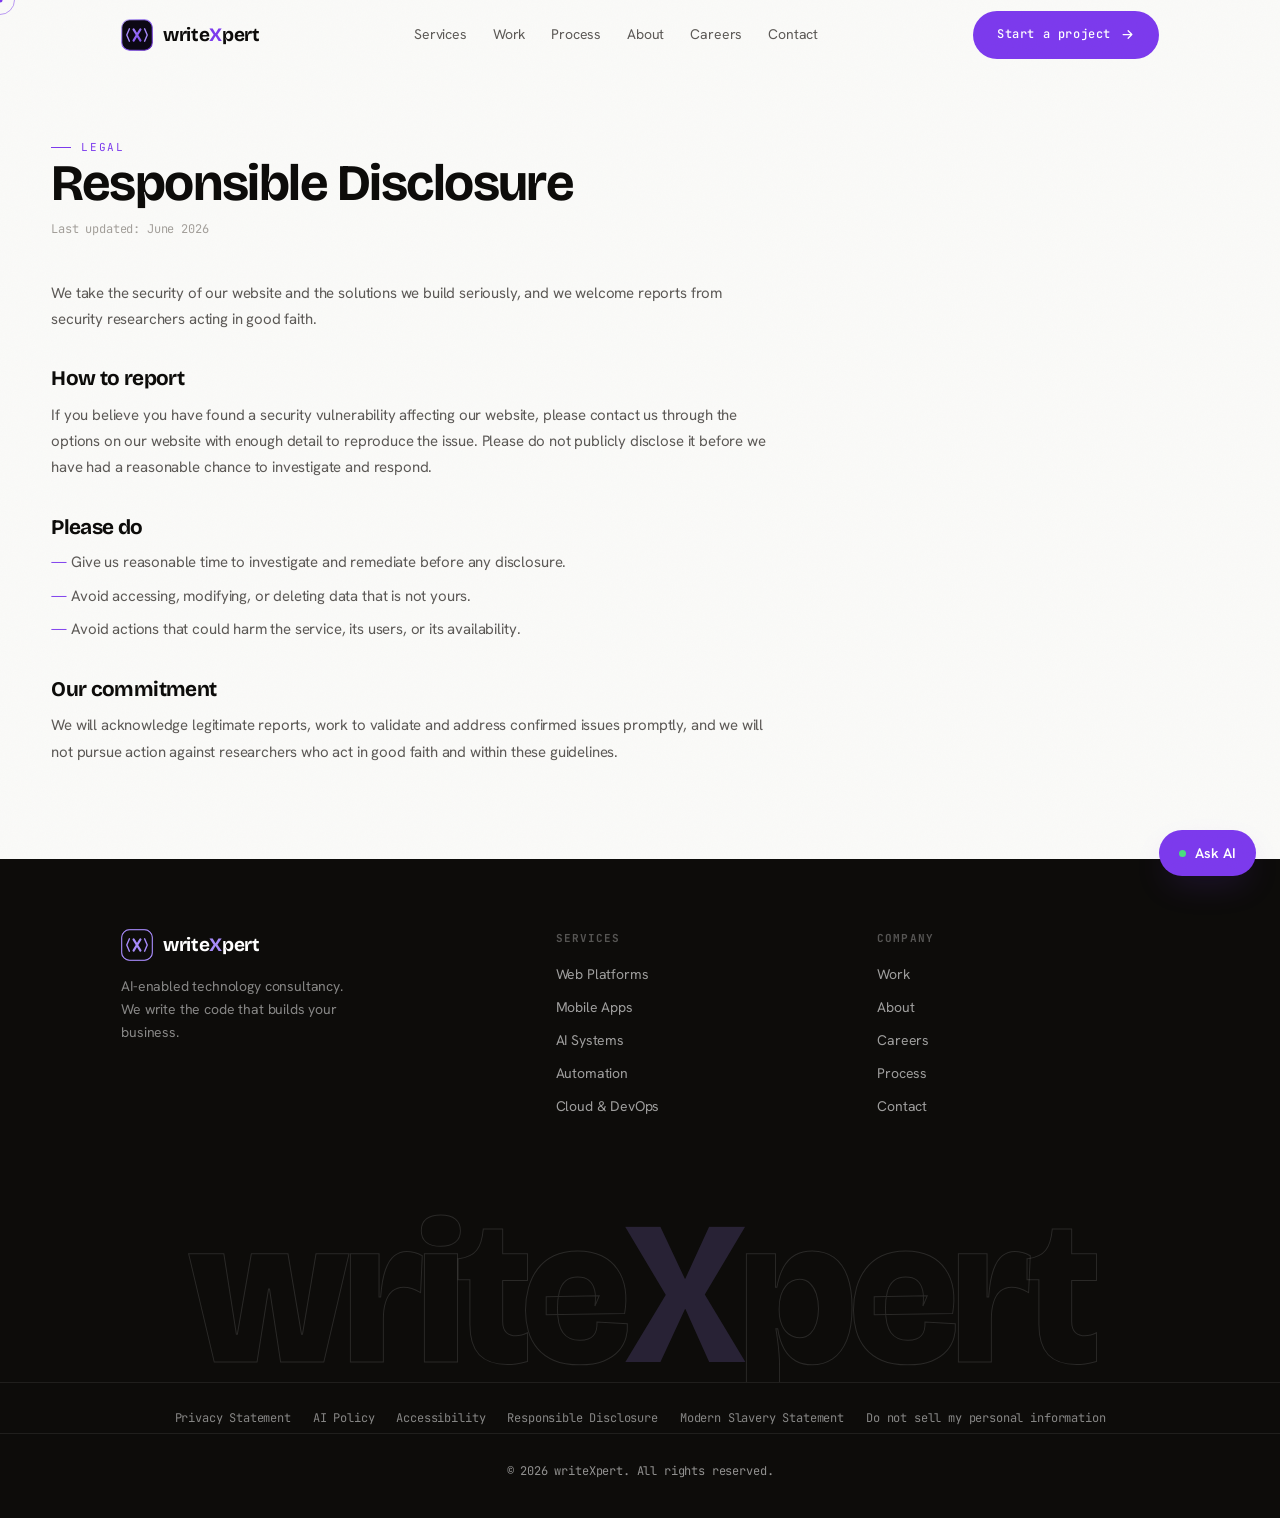
<file: responsible-disclosure.html>
<!DOCTYPE html>
<html lang="en">
<head>
<meta charset="UTF-8"/>
<meta name="viewport" content="width=device-width, initial-scale=1"/>
<meta name="theme-color" content="#FAFAF8"/>
<title>Responsible Disclosure — writeXpert</title>
<meta name="description" content="How to report security vulnerabilities to writeXpert."/>
<link rel="canonical" href="https://writexpert.com/responsible-disclosure.html"/>
<meta name="robots" content="index, follow"/>
<link rel="icon" href="/favicon.svg" type="image/svg+xml"/>
<link rel="apple-touch-icon" href="/apple-touch-icon.png"/>
<link rel="preconnect" href="https://fonts.googleapis.com"/>
<link rel="preconnect" href="https://fonts.gstatic.com" crossorigin/>
<style>
/* ============================================================
   writeXpert — Clean Light Design System (v2)
   ============================================================ */

@import url('https://fonts.googleapis.com/css2?family=Bricolage+Grotesque:opsz,wght@12..96,400..800&family=Hanken+Grotesk:wght@400;500;600&family=JetBrains+Mono:wght@400;500&display=swap');

:root {
  /* canvas */
  --bg:        #FAFAF8;
  --bg-2:      #F4F3EF;
  --surface:   #FFFFFF;
  --surface-2: #F0EFE9;
  --line:      rgba(0,0,0,0.08);
  --line-2:    rgba(0,0,0,0.14);

  /* text */
  --text:      #0D0C0A;
  --dim:       #5C5956;
  --faint:     #A39F9A;

  /* brand violet */
  --violet:        #7C3AED;
  --violet-bright: #6D28D9;
  --violet-soft:   #8B5CF6;
  --violet-light:  #EDE9FE;
  --violet-deep:   #4C1D95;
  --glow:          rgba(124,58,237,0.18);

  /* type */
  --display: 'Bricolage Grotesque', sans-serif;
  --body:    'Hanken Grotesk', sans-serif;
  --mono:    'JetBrains Mono', monospace;

  /* layout */
  --maxw: 1140px;
  --pad: clamp(20px, 4vw, 60px);
  --r: 14px;
  --ease: cubic-bezier(0.16, 1, 0.3, 1);
}

* { margin: 0; padding: 0; box-sizing: border-box; }
html { scroll-behavior: smooth; -webkit-text-size-adjust: 100%; }
body {
  background: var(--bg);
  color: var(--text);
  font-family: var(--body);
  font-size: 16px;
  line-height: 1.65;
  letter-spacing: -0.01em;
  overflow-x: hidden;
  -webkit-font-smoothing: antialiased;
}
a { color: inherit; text-decoration: none; }
img { max-width: 100%; display: block; }
ul { list-style: none; }
button { font-family: inherit; cursor: pointer; border: none; background: none; }
::selection { background: var(--violet); color: #fff; }

/* ---------- layout ---------- */
.wrap { max-width: var(--maxw); margin: 0 auto; padding-left: var(--pad); padding-right: var(--pad); }
.section { padding: clamp(64px, 9vw, 120px) 0; position: relative; }

.eyebrow {
  font-family: var(--mono);
  font-size: 11px;
  letter-spacing: 0.16em;
  text-transform: uppercase;
  color: var(--violet);
  display: inline-flex;
  align-items: center;
  gap: 10px;
}
.eyebrow::before { content: ""; width: 20px; height: 1px; background: var(--violet); }

/* ---------- typography ---------- */
h1,h2,h3,h4 { font-family: var(--display); font-weight: 700; line-height: 1.04; letter-spacing: -0.03em; }
.h1 { font-size: clamp(2.4rem, 6.5vw, 4.8rem); }
.h2 { font-size: clamp(1.8rem, 4vw, 3rem); }
.h3 { font-size: clamp(1.15rem, 2vw, 1.5rem); }
.lead { font-size: clamp(1rem, 1.5vw, 1.18rem); color: var(--dim); max-width: 56ch; line-height: 1.7; }
.grad-text {
  background: linear-gradient(110deg, var(--violet-bright) 0%, var(--violet-soft) 60%, var(--violet-deep) 100%);
  -webkit-background-clip: text; background-clip: text; color: transparent;
}

/* ---------- buttons ---------- */
.btn {
  display: inline-flex; align-items: center; gap: 9px;
  padding: 14px 24px; border-radius: 100px;
  font-family: var(--mono); font-size: 12px;
  letter-spacing: 0.05em; font-weight: 500;
  transition: transform .35s var(--ease), box-shadow .35s var(--ease), background .25s;
  will-change: transform;
}
.btn svg { width: 15px; height: 15px; transition: transform .3s var(--ease); }
.btn-primary {
  background: var(--violet); color: #fff;
  box-shadow: 0 0 0 0 var(--glow);
}
.btn-primary:hover { box-shadow: 0 10px 32px -6px var(--glow); background: var(--violet-bright); }
.btn-primary:hover svg { transform: translateX(3px); }
.btn-ghost {
  border: 1.5px solid var(--line-2); color: var(--text);
  background: transparent;
}
.btn-ghost:hover { border-color: var(--violet); color: var(--violet); background: var(--violet-light); }

/* ---------- navbar ---------- */
.nav {
  position: fixed; top: 0; left: 0; right: 0; z-index: 100;
  transition: background .4s, border-color .4s, backdrop-filter .4s;
  border-bottom: 1px solid transparent;
}
.nav.scrolled {
  background: rgba(250,250,248,0.88);
  backdrop-filter: blur(18px) saturate(120%);
  border-bottom: 1px solid var(--line);
}
.nav-inner { display: flex; align-items: center; justify-content: space-between; height: 70px; }
.nav-links { display: flex; align-items: center; gap: 30px; }
.nav-links a { font-size: 14px; color: var(--dim); transition: color .2s; position: relative; }
.nav-links a:hover { color: var(--text); }
.nav-right { display: flex; align-items: center; gap: 16px; }
.nav-toggle { display: none; width: 26px; height: 16px; position: relative; }
.nav-toggle span { position: absolute; left: 0; width: 100%; height: 2px; background: var(--text); transition: .3s var(--ease); border-radius: 2px; }
.nav-toggle span:nth-child(1){ top: 0; }
.nav-toggle span:nth-child(2){ top: 7px; }
.nav-toggle span:nth-child(3){ top: 14px; }
body.menu-open .nav-toggle span:nth-child(1){ top: 7px; transform: rotate(45deg); }
body.menu-open .nav-toggle span:nth-child(2){ opacity: 0; }
body.menu-open .nav-toggle span:nth-child(3){ top: 7px; transform: rotate(-45deg); }

/* logo */
.logo { display: flex; align-items: center; gap: 10px; }
.logo .mark { width: 32px; height: 32px; flex: none; }
.logo .word { font-family: var(--display); font-weight: 700; font-size: 19px; letter-spacing: -0.02em; color: var(--text); }
.logo .word b { color: var(--violet); font-weight: 700; }

/* ---------- hero ---------- */
.hero {
  position: relative; min-height: 92svh; display: flex; align-items: center;
  padding-top: 80px; overflow: hidden;
  background: linear-gradient(160deg, #F5F3FF 0%, var(--bg) 45%, var(--bg-2) 100%);
}
.hero-bg { position: absolute; inset: 0; z-index: 0; }
.hero-grid {
  position: absolute; inset: -2px;
  background-image:
    linear-gradient(rgba(124,58,237,0.06) 1px, transparent 1px),
    linear-gradient(90deg, rgba(124,58,237,0.06) 1px, transparent 1px);
  background-size: 60px 60px;
  mask-image: radial-gradient(ellipse 80% 70% at 20% 30%, #000 20%, transparent 70%);
  -webkit-mask-image: radial-gradient(ellipse 80% 70% at 20% 30%, #000 20%, transparent 70%);
}
.hero-blob {
  position: absolute; width: 700px; height: 700px; border-radius: 50%;
  background: radial-gradient(circle, rgba(124,58,237,0.1), transparent 65%);
  top: -300px; right: -200px; filter: blur(50px);
  animation: bfloat 16s ease-in-out infinite;
}
@keyframes bfloat { 0%,100%{ transform: translateY(0);} 50%{ transform: translateY(30px);} }

.hero-inner { position: relative; z-index: 2; max-width: 860px; }
.hero h1 { margin: 20px 0 22px; }
.hero .lead { font-size: clamp(1.05rem, 1.6vw, 1.22rem); max-width: 52ch; color: var(--dim); }
.hero-cta { display: flex; gap: 12px; margin-top: 34px; flex-wrap: wrap; }
.hero-meta { display: flex; gap: 48px; margin-top: 56px; flex-wrap: wrap; padding-top: 40px; border-top: 1px solid var(--line); }
.hero-meta .num { font-family: var(--display); font-size: 2rem; font-weight: 700; color: var(--text); }
.hero-meta .lbl { font-family: var(--mono); font-size: 10px; letter-spacing: 0.1em; text-transform: uppercase; color: var(--faint); margin-top: 2px; }

/* ---------- marquee ---------- */
.marquee { border-top: 1px solid var(--line); border-bottom: 1px solid var(--line); padding: 22px 0; overflow: hidden; background: var(--surface); }
.marquee-track { display: flex; gap: 56px; white-space: nowrap; width: max-content; animation: scroll 30s linear infinite; }
.marquee:hover .marquee-track { animation-play-state: paused; }
.marquee-track span { font-family: var(--mono); font-size: 12px; color: var(--faint); letter-spacing: 0.08em; display: inline-flex; align-items: center; gap: 10px; }
.marquee-track span::before { content: "◇"; color: var(--violet); font-size: 9px; }
@keyframes scroll { to { transform: translateX(-50%); } }

/* ---------- section head ---------- */
.shead { max-width: 600px; margin-bottom: 56px; }
.shead h2 { margin: 16px 0 16px; }
.shead.center { margin-left: auto; margin-right: auto; text-align: center; }
.shead.center .eyebrow { justify-content: center; }

/* ---------- service cards ---------- */
.cards { display: grid; grid-template-columns: repeat(3, 1fr); gap: 14px; }
.card {
  position: relative; padding: 30px 26px; border-radius: var(--r);
  border: 1.5px solid var(--line); background: var(--surface);
  overflow: hidden; transition: border-color .3s var(--ease), transform .3s var(--ease), box-shadow .3s var(--ease);
  display: flex; flex-direction: column;
}
.card:hover { border-color: var(--violet); transform: translateY(-3px); box-shadow: 0 12px 40px -10px var(--glow); }
.card .ico { width: 42px; height: 42px; border-radius: 10px; display: grid; place-items: center; background: var(--violet-light); color: var(--violet); margin-bottom: 18px; flex: none; }
.card .ico svg { width: 20px; height: 20px; }
.card h3 { font-size: 1.12rem; margin-bottom: 9px; }
.card p { color: var(--dim); font-size: 14px; line-height: 1.6; }
.card .idx { position: absolute; top: 22px; right: 22px; font-family: var(--mono); font-size: 11px; color: var(--faint); }

/* ---------- process ---------- */
.steps { display: grid; grid-template-columns: repeat(5, 1fr); gap: 0; position: relative; }
.step { padding: 0 18px; position: relative; }
.step:not(:last-child)::after {
  content: ""; position: absolute; top: 21px; left: calc(50% + 22px);
  width: calc(100% - 22px); height: 1px;
  background: linear-gradient(90deg, var(--line-2), var(--line));
}
.step .dot {
  width: 42px; height: 42px; border-radius: 50%;
  border: 1.5px solid var(--violet); display: grid; place-items: center;
  font-family: var(--mono); font-size: 12px; color: var(--violet);
  background: var(--surface); position: relative; z-index: 1; margin-bottom: 20px;
}
.step h4 { font-size: 0.95rem; margin-bottom: 7px; }
.step p { font-size: 13px; color: var(--dim); line-height: 1.5; }

/* ---------- work cards ---------- */
.work-grid { display: grid; grid-template-columns: 1fr 1fr; gap: 14px; }
.work-card {
  border-radius: var(--r); border: 1.5px solid var(--line); overflow: hidden;
  background: var(--surface); padding: 34px 30px; min-height: 290px;
  display: flex; flex-direction: column;
  transition: transform .4s var(--ease), border-color .3s, box-shadow .4s;
}
.work-card:hover { transform: translateY(-4px); border-color: var(--violet); box-shadow: 0 12px 40px -10px var(--glow); }
.work-card .sector { font-family: var(--mono); font-size: 11px; letter-spacing: 0.1em; text-transform: uppercase; color: var(--violet); }
.work-card h3 { font-size: 1.4rem; margin: 12px 0 10px; max-width: 22ch; }
.work-card p { color: var(--dim); font-size: 14px; margin-bottom: auto; }
.work-card .metrics { display: flex; gap: 32px; margin-top: 28px; padding-top: 22px; border-top: 1px solid var(--line); flex-wrap: wrap; }
.work-card .metrics .num { font-family: var(--display); font-size: 1.6rem; font-weight: 700; color: var(--text); }
.work-card .metrics .lbl { font-family: var(--mono); font-size: 10px; color: var(--faint); text-transform: uppercase; letter-spacing: 0.08em; }

/* ---------- why us ---------- */
.why-grid { display: grid; grid-template-columns: repeat(3,1fr); gap: 1px; background: var(--line); border: 1.5px solid var(--line); border-radius: var(--r); overflow: hidden; }
.why-item { background: var(--surface); padding: 32px 28px; transition: background .3s; }
.why-item:hover { background: var(--bg-2); }
.why-item .n { font-family: var(--mono); font-size: 11px; color: var(--violet); }
.why-item h4 { font-size: 1.05rem; margin: 13px 0 8px; }
.why-item p { color: var(--dim); font-size: 14px; line-height: 1.55; }

/* ---------- about ---------- */
.about { display: grid; grid-template-columns: 1.1fr 0.9fr; gap: 60px; align-items: start; }
.about .lead { margin: 18px 0; font-size: 1.1rem; color: var(--text); }
.about p.muted { margin-bottom: 16px; font-size: 15px; color: var(--dim); }
.about-panel { border: 1.5px solid var(--line); border-radius: var(--r); padding: 30px; background: var(--bg-2); }
.about-panel .row { display: flex; justify-content: space-between; padding: 14px 0; border-bottom: 1px solid var(--line); gap: 16px; }
.about-panel .row:last-child { border-bottom: none; }
.about-panel .row .k { font-family: var(--mono); font-size: 11px; color: var(--faint); text-transform: uppercase; letter-spacing: 0.08em; white-space: nowrap; }
.about-panel .row .v { font-weight: 600; font-size: 14px; text-align: right; }

/* ---------- testimonials ---------- */
.tgrid { display: grid; grid-template-columns: repeat(3,1fr); gap: 14px; }
.tcard { border: 1.5px solid var(--line); border-radius: var(--r); padding: 28px; background: var(--surface); transition: box-shadow .3s; }
.tcard:hover { box-shadow: 0 8px 30px -8px var(--glow); border-color: var(--violet); }
.tcard .quote { font-size: 15px; color: var(--dim); line-height: 1.7; margin-bottom: 22px; font-style: italic; }
.tcard .who { display: flex; align-items: center; gap: 12px; }
.tcard .ava { width: 38px; height: 38px; border-radius: 50%; background: var(--violet); display: grid; place-items: center; font-family: var(--display); font-weight: 700; font-size: 14px; color:#fff; flex: none; }
.tcard .who .nm { font-weight: 600; font-size: 14px; }
.tcard .who .rl { font-size: 12px; color: var(--faint); }
.stars { color: var(--violet); font-size: 12px; letter-spacing: 2px; margin-bottom: 16px; }

/* ---------- cta band (dark) ---------- */
.cta-band {
  position: relative; border-radius: 20px; overflow: hidden;
  padding: clamp(44px,7vw,80px); text-align: center;
  background: var(--violet-deep); color: #fff;
}
.cta-band h2 { color: #fff; margin-bottom: 16px; }
.cta-band p { color: rgba(255,255,255,0.72); max-width: 48ch; margin: 0 auto 32px; }
.cta-band .hero-cta { justify-content: center; }
.cta-band .btn-primary { background: #fff; color: var(--violet-deep); }
.cta-band .btn-primary:hover { background: var(--violet-light); color: var(--violet-deep); }
.cta-band .btn-ghost { border-color: rgba(255,255,255,0.3); color: #fff; background: rgba(255,255,255,0.06); }
.cta-band .btn-ghost:hover { background: rgba(255,255,255,0.12); border-color: rgba(255,255,255,0.5); }
.cta-band::before {
  content: ""; position: absolute; inset: 0;
  background: radial-gradient(ellipse 80% 60% at 50% 0%, rgba(139,92,246,0.4), transparent 70%);
}
.cta-band > * { position: relative; z-index: 1; }

/* ---------- contact ---------- */
.contact-grid { display: grid; grid-template-columns: 0.9fr 1.1fr; gap: 50px; }
.contact-methods { display: flex; flex-direction: column; gap: 12px; }
.cmethod { display: flex; gap: 14px; align-items: flex-start; padding: 20px; border: 1.5px solid var(--line); border-radius: 12px; background: var(--surface); transition: border-color .3s, transform .3s; }
.cmethod:hover { border-color: var(--violet); transform: translateX(3px); }
.cmethod .ci { width: 38px; height: 38px; border-radius: 9px; background: var(--violet-light); color: var(--violet); display: grid; place-items: center; flex: none; }
.cmethod .ci svg { width: 18px; height: 18px; }
.cmethod h4 { font-family: var(--body); font-weight: 600; font-size: 14px; margin-bottom: 2px; }
.cmethod p { font-size: 12px; color: var(--faint); }
.cmethod .val { color: var(--violet); font-size: 13px; font-family: var(--mono); margin-top: 5px; display: inline-block; }

.form { border: 1.5px solid var(--line); border-radius: var(--r); padding: 30px; background: var(--surface); }
.field { margin-bottom: 16px; }
.field label { display: block; font-family: var(--mono); font-size: 11px; letter-spacing: 0.06em; text-transform: uppercase; color: var(--faint); margin-bottom: 7px; }
.field input, .field textarea, .field select {
  width: 100%; background: var(--bg); border: 1.5px solid var(--line); border-radius: 9px;
  padding: 12px 14px; color: var(--text); font-family: var(--body); font-size: 14px; transition: border-color .2s;
}
.field input:focus, .field textarea:focus, .field select:focus { outline: none; border-color: var(--violet); background: #fff; }
.field textarea { resize: vertical; min-height: 100px; }
.field-row { display: grid; grid-template-columns: 1fr 1fr; gap: 12px; }
.form .btn { width: 100%; justify-content: center; margin-top: 6px; }

/* ---------- footer (dark) ---------- */
.footer { background: #0D0C0A; color: rgba(255,255,255,0.7); padding: 70px 0 36px; }
.footer-top { display: grid; grid-template-columns: 1.4fr 1fr 1fr; gap: 40px; margin-bottom: 50px; }
.footer h5 { font-family: var(--mono); font-size: 11px; letter-spacing: 0.1em; text-transform: uppercase; color: rgba(255,255,255,0.3); margin-bottom: 16px; }
.footer-col a, .footer-col p { display: block; color: rgba(255,255,255,0.55); font-size: 14px; margin-bottom: 10px; transition: color .2s; }
.footer-col a:hover { color: rgba(255,255,255,0.9); }
.footer-brand p { color: rgba(255,255,255,0.5); font-size: 14px; max-width: 30ch; margin: 14px 0; }
.footer .logo .word { color: #fff; }
.footer .logo .word b { color: #A78BFA; }
.footer .mark rect { stroke: #A78BFA; fill: #0D0C0A; }
.footer .mark path { stroke: #A78BFA; }
.footer-bottom { display: flex; justify-content: space-between; padding-top: 28px; border-top: 1px solid rgba(255,255,255,0.08); font-size: 12px; color: rgba(255,255,255,0.3); flex-wrap: wrap; gap: 10px; font-family: var(--mono); }

/* ---------- page hero (inner pages) ---------- */
.page-hero {
  padding: 140px 0 60px; position: relative; overflow: hidden;
  background: linear-gradient(160deg, #F5F3FF 0%, var(--bg) 50%);
}
.page-hero::before {
  content: ""; position: absolute; inset: 0;
  background-image: linear-gradient(rgba(124,58,237,0.06) 1px, transparent 1px), linear-gradient(90deg, rgba(124,58,237,0.06) 1px, transparent 1px);
  background-size: 60px 60px;
  mask-image: radial-gradient(ellipse 80% 80% at 50% 0%, #000 30%, transparent 75%);
  -webkit-mask-image: radial-gradient(ellipse 80% 80% at 50% 0%, #000 30%, transparent 75%);
}
.page-hero > .wrap { position: relative; z-index: 2; }
.page-hero h1 { font-size: clamp(2.2rem, 5.5vw, 3.8rem); margin: 18px 0 18px; max-width: 18ch; }

/* ---------- reveal ---------- */
.reveal { opacity: 0; transform: translateY(22px); transition: opacity .8s var(--ease), transform .8s var(--ease); }
.reveal.in { opacity: 1; transform: none; }
.reveal[data-d="1"]{ transition-delay: .07s;} .reveal[data-d="2"]{ transition-delay: .14s;}
.reveal[data-d="3"]{ transition-delay: .21s;} .reveal[data-d="4"]{ transition-delay: .28s;}
.reveal[data-d="5"]{ transition-delay: .35s;}

/* ---------- custom cursor ---------- */
.cursor-dot, .cursor-ring { position: fixed; top: 0; left: 0; border-radius: 50%; pointer-events: none; z-index: 10000; }
.cursor-dot { width: 5px; height: 5px; background: var(--violet); transform: translate(-50%,-50%); }
.cursor-ring { width: 30px; height: 30px; border: 1.5px solid rgba(124,58,237,0.5); transform: translate(-50%,-50%); transition: width .25s, height .25s; }
.cursor-ring.hover { width: 46px; height: 46px; background: rgba(124,58,237,0.06); }
@media (hover: none) { .cursor-dot, .cursor-ring { display: none; } }

/* ---------- mobile ---------- */
@media (max-width: 900px) {
  .cards, .tgrid, .why-grid { grid-template-columns: 1fr 1fr; }
  .work-grid, .about, .contact-grid { grid-template-columns: 1fr; }
  .field-row { grid-template-columns: 1fr; }
  .steps { grid-template-columns: 1fr 1fr; gap: 28px 12px; }
  .step:not(:last-child)::after { display: none; }
  .footer-top { grid-template-columns: 1fr 1fr; gap: 28px; }
  .nav-links {
    position: fixed; inset: 70px 0 auto 0; flex-direction: column; gap: 0;
    background: rgba(250,250,248,0.97); backdrop-filter: blur(20px);
    padding: 16px var(--pad) 28px; border-bottom: 1px solid var(--line);
    transform: translateY(-120%); transition: transform .4s var(--ease); align-items: flex-start;
  }
  body.menu-open .nav-links { transform: translateY(0); }
  .nav-links a { padding: 14px 0; width: 100%; border-bottom: 1px solid var(--line); font-size: 16px; color: var(--text); }
  .nav-toggle { display: block; }
  .nav-right .btn { display: none; }
  .hero-meta { gap: 24px; }
  .about { gap: 28px; }
}
@media (max-width: 560px) {
  .cards, .tgrid, .why-grid { grid-template-columns: 1fr; }
  .footer-top { grid-template-columns: 1fr; }
  .steps { grid-template-columns: 1fr; }
}
@media (prefers-reduced-motion: reduce) {
  * { animation: none !important; transition: none !important; }
  .reveal { opacity: 1; transform: none; }
}

/* ============================================================
   v4 — creative polish
   ============================================================ */

/* grain texture (subtle warmth on light) */
body::after {
  content: ""; position: fixed; inset: 0; pointer-events: none; z-index: 9998;
  opacity: 0.025; mix-blend-mode: multiply;
  background-image: url("data:image/svg+xml,%3Csvg xmlns='http://www.w3.org/2000/svg' width='140' height='140'%3E%3Cfilter id='n'%3E%3CfeTurbulence type='fractalNoise' baseFrequency='0.8' numOctaves='3'/%3E%3C/filter%3E%3Crect width='100%25' height='100%25' filter='url(%23n)'/%3E%3C/svg%3E");
}

/* scroll progress bar */
.scroll-progress {
  position: fixed; top: 0; left: 0; height: 2px; width: 0%;
  background: linear-gradient(90deg, var(--violet), var(--violet-soft));
  z-index: 200; transition: width .1s linear;
}

/* hero two-column layout */
.hero-layout {
  display: grid; grid-template-columns: 1fr 0.92fr; gap: 40px;
  align-items: center; padding-top: 24px;
}
.hero-left { position: relative; z-index: 2; }
.hero .hero-layout h1 { margin: 18px 0 22px; }
.hero-blob.two {
  width: 480px; height: 480px; top: auto; bottom: -240px; left: -160px; right: auto;
  background: radial-gradient(circle, rgba(139,92,246,0.12), transparent 65%);
  animation-delay: -7s;
}

/* hero visual */
.hero-visual { position: relative; z-index: 2; min-height: 380px; display: flex; align-items: center; justify-content: center; }
.hv-float { position: relative; width: 100%; max-width: 420px; will-change: transform; }

.hv-card {
  background: #fff; border: 1px solid var(--line); border-radius: 16px; overflow: hidden;
  box-shadow: 0 30px 70px -18px rgba(76,29,149,0.22), 0 8px 24px -8px rgba(0,0,0,0.08);
}
.hv-card-top { background: #F4F3EF; padding: 11px 14px; display: flex; align-items: center; gap: 6px; border-bottom: 1px solid var(--line); }
.hv-dot { width: 9px; height: 9px; border-radius: 50%; background: #d4d2cc; }
.hv-dot:nth-child(1){ background:#ff5f57;} .hv-dot:nth-child(2){ background:#febc2e;} .hv-dot:nth-child(3){ background:#28c840;}
.hv-url { margin-left: 8px; font-family: var(--mono); font-size: 10px; color: var(--faint); }
.hv-body { padding: 20px; }
.hv-row { display: flex; justify-content: space-between; align-items: flex-start; margin-bottom: 16px; }
.hv-eyebrow { font-family: var(--mono); font-size: 9px; letter-spacing: 0.1em; text-transform: uppercase; color: var(--faint); }
.hv-big { font-family: var(--display); font-size: 1.35rem; font-weight: 700; margin-top: 2px; }
.hv-badge { display: inline-flex; align-items: center; gap: 6px; font-family: var(--mono); font-size: 11px; color: #16a34a; background: rgba(34,197,94,0.1); padding: 5px 10px; border-radius: 20px; }
.hv-pulse { width: 7px; height: 7px; border-radius: 50%; background: #22c55e; box-shadow: 0 0 0 0 rgba(34,197,94,0.5); animation: pulse 2s infinite; }
@keyframes pulse { 0%{box-shadow:0 0 0 0 rgba(34,197,94,0.5);} 70%{box-shadow:0 0 0 8px rgba(34,197,94,0);} 100%{box-shadow:0 0 0 0 rgba(34,197,94,0);} }
.hv-chart { height: 110px; margin-bottom: 16px; }
.hv-chart svg { width: 100%; height: 100%; }
#hv-line { stroke-dasharray: 600; stroke-dashoffset: 600; }
.hv-float.drawn #hv-line { transition: stroke-dashoffset 2s var(--ease); stroke-dashoffset: 0; }
.hv-kpis { display: grid; grid-template-columns: repeat(3,1fr); gap: 10px; }
.hv-kpi { background: var(--bg); border: 1px solid var(--line); border-radius: 10px; padding: 11px 12px; }
.hv-kpi-v { font-family: var(--display); font-size: 1.05rem; font-weight: 700; }
.hv-kpi-l { font-family: var(--mono); font-size: 9px; color: var(--faint); margin-top: 2px; text-transform: uppercase; letter-spacing: 0.05em; }

/* floating chips */
.hv-chip {
  position: absolute; background: #fff; border: 1px solid var(--line);
  border-radius: 12px; box-shadow: 0 14px 36px -12px rgba(0,0,0,0.18);
  display: flex; align-items: center; gap: 10px; padding: 11px 13px;
}
.hv-chip-deploy { top: -28px; right: -20px; animation: chipfloat 5s ease-in-out infinite; }
.hv-chip-code { bottom: -24px; left: -28px; animation: chipfloat 5s ease-in-out infinite 1.5s; }
.hv-chip-ico { width: 28px; height: 28px; border-radius: 8px; background: rgba(34,197,94,0.12); color: #16a34a; display: grid; place-items: center; font-size: 14px; font-weight: 700; }
.hv-chip-t { font-size: 12px; font-weight: 600; }
.hv-chip-s { font-family: var(--mono); font-size: 10px; color: var(--faint); }
.hv-code-line { font-family: var(--mono); font-size: 12px; color: var(--text); }
.hv-code-line b { color: var(--violet); }
@keyframes chipfloat { 0%,100%{ transform: translateY(0);} 50%{ transform: translateY(-9px);} }

/* hero meta -> 4 cols */
.hero-meta { display: flex; gap: 48px; }

/* richer service cards */
.card { padding-bottom: 54px; }
.card .idx { font-size: 28px; font-family: var(--display); font-weight: 700; color: var(--bg-2); top: 18px; right: 22px; line-height: 1; transition: color .3s; }
.card:hover .idx { color: var(--violet-light); }
.card-arrow {
  position: absolute; bottom: 24px; left: 26px;
  width: 32px; height: 32px; border-radius: 50%; border: 1.5px solid var(--line);
  display: grid; place-items: center; color: var(--violet);
  opacity: 0; transform: translateX(-6px); transition: opacity .3s var(--ease), transform .3s var(--ease), background .3s, border-color .3s;
}
.card-arrow svg { width: 14px; height: 14px; }
.card:hover .card-arrow { opacity: 1; transform: translateX(0); }
.card:hover .card-arrow { background: var(--violet); border-color: var(--violet); color: #fff; }

/* giant footer wordmark */
.footer-mega {
  font-family: var(--display); font-weight: 800;
  font-size: clamp(3.5rem, 16vw, 14rem); line-height: 0.85; letter-spacing: -0.04em;
  color: transparent; -webkit-text-stroke: 1px rgba(255,255,255,0.12);
  text-align: center; padding: 30px 0 0; overflow: hidden; user-select: none;
}
.footer-mega b { color: rgba(167,139,250,0.18); -webkit-text-stroke: 0; }

@media (max-width: 980px) {
  .hero-layout { grid-template-columns: 1fr; gap: 50px; }
  .hero-visual { min-height: 320px; max-width: 420px; }
  .hv-chip-deploy { right: 0; }
  .hv-chip-code { left: 0; }
}
@media (max-width: 600px) {
  .hero-visual { display: none; }
}

/* ============================================================
   v6 — craft showcase (real product designs) + footer fix
   ============================================================ */

/* footer bottom contrast fix */
.footer-bottom { color: rgba(255,255,255,0.55); }
.footer-col a { color: rgba(255,255,255,0.6); }

/* craft section — layered showcase */
.craft-section { overflow: hidden; }
.craft-showcase {
  position: relative; margin-top: 30px;
  min-height: 560px; display: flex; align-items: center; justify-content: center;
}
.craft-deco {
  position: absolute; inset: 0;
  background-image: radial-gradient(circle, var(--line-2) 1px, transparent 1px);
  background-size: 26px 26px;
  mask-image: radial-gradient(ellipse 60% 60% at 50% 50%, #000, transparent 75%);
  -webkit-mask-image: radial-gradient(ellipse 60% 60% at 50% 50%, #000, transparent 75%);
  opacity: 0.5;
}
.craft-cluster { position: relative; width: 100%; max-width: 1000px; height: 540px; }

/* shared device shadow */
.shot { position: absolute; box-shadow: 0 40px 90px -24px rgba(76,29,149,0.28), 0 12px 32px -10px rgba(0,0,0,0.12); transition: transform .5s var(--ease); }

/* --- e-commerce browser (back-left) --- */
.shot-store { width: 580px; left: 0; top: 40px; transform: rotate(-2deg); z-index: 1; border-radius: 14px; overflow: hidden; background: #fff; border: 1px solid var(--line); }
.shot-store:hover { transform: rotate(0) translateY(-6px); z-index: 4; }
.st-chrome { background: #EDEDED; padding: 9px 12px; display: flex; align-items: center; gap: 6px; }
.st-chrome .bc-bar { flex: 1; margin-left: 8px; background: #fff; border-radius: 5px; padding: 4px 10px; font-family: var(--mono); font-size: 10px; color: var(--faint); }
.st-top { display: flex; align-items: center; justify-content: space-between; padding: 14px 18px; border-bottom: 1px solid var(--line); }
.st-brand { font-family: var(--display); font-weight: 800; font-size: 16px; letter-spacing: 0.04em; }
.st-nav { display: flex; gap: 16px; font-size: 11px; color: var(--dim); }
.st-cart { font-size: 13px; position: relative; }
.st-cart::after { content: "3"; position: absolute; top: -6px; right: -8px; background: var(--violet); color: #fff; font-family: var(--mono); font-size: 8px; width: 14px; height: 14px; border-radius: 50%; display: grid; place-items: center; }
.st-banner { margin: 14px 18px; border-radius: 10px; padding: 16px 18px; background: linear-gradient(110deg, var(--violet), var(--violet-deep)); color: #fff; display: flex; align-items: center; justify-content: space-between; }
.st-banner-t { font-family: var(--display); font-weight: 700; font-size: 17px; }
.st-banner-s { font-size: 11px; opacity: 0.85; margin-top: 2px; }
.st-banner-btn { font-family: var(--mono); font-size: 10px; background: #fff; color: var(--violet-deep); padding: 7px 12px; border-radius: 20px; font-weight: 600; }
.st-grid { display: grid; grid-template-columns: repeat(3,1fr); gap: 12px; padding: 4px 18px 20px; }
.st-prod { border: 1px solid var(--line); border-radius: 10px; overflow: hidden; }
.st-img { aspect-ratio: 1/1; position: relative; }
.st-img.a { background: linear-gradient(135deg, #f9a8d4, #c084fc); }
.st-img.b { background: linear-gradient(135deg, #a5b4fc, #818cf8); }
.st-img.c { background: linear-gradient(135deg, #fdba74, #fb923c); }
.st-tag { position: absolute; top: 8px; left: 8px; font-family: var(--mono); font-size: 8px; background: rgba(255,255,255,0.9); padding: 3px 6px; border-radius: 5px; font-weight: 600; }
.st-info { padding: 9px 10px; }
.st-name { font-size: 11px; font-weight: 600; }
.st-price { display: flex; align-items: center; justify-content: space-between; margin-top: 4px; }
.st-price b { font-family: var(--display); font-size: 13px; }
.st-add { width: 22px; height: 22px; border-radius: 7px; background: var(--violet); color: #fff; display: grid; place-items: center; font-size: 13px; }

/* --- food delivery phone (front-center) --- */
.shot-food { width: 264px; right: 40px; top: 0; z-index: 3; }
.shot-food:hover { transform: translateY(-8px); z-index: 4; }
.food-phone { width: 100%; aspect-ratio: 9/19; border-radius: 38px; background: #111; padding: 11px 8px; border: 6px solid #1c1c1e; box-shadow: 0 40px 90px -24px rgba(0,0,0,0.4); }
.food-notch { width: 56px; height: 12px; background: #111; border-radius: 0 0 10px 10px; margin: 0 auto 8px; }
.food-screen { background: #fff; border-radius: 26px; height: calc(100% - 20px); overflow: hidden; display: flex; flex-direction: column; }
.food-head { padding: 13px 14px 10px; }
.food-loc { font-family: var(--mono); font-size: 8px; color: var(--faint); letter-spacing: 0.08em; text-transform: uppercase; }
.food-loc-v { font-size: 13px; font-weight: 700; margin-top: 1px; }
.food-search { margin-top: 10px; background: var(--bg-2); border-radius: 9px; padding: 8px 11px; font-size: 10px; color: var(--faint); display: flex; align-items: center; gap: 6px; }
.food-promo { margin: 4px 14px 12px; border-radius: 12px; background: linear-gradient(120deg, #fb923c, #ef4444); color: #fff; padding: 13px 14px; }
.food-promo-t { font-family: var(--display); font-weight: 700; font-size: 15px; }
.food-promo-s { font-size: 10px; opacity: 0.9; margin-top: 2px; }
.food-sec { font-size: 11px; font-weight: 700; padding: 0 14px 8px; }
.food-list { flex: 1; padding: 0 14px; display: flex; flex-direction: column; gap: 9px; overflow: hidden; }
.food-item { display: flex; gap: 10px; align-items: center; }
.food-thumb { width: 48px; height: 48px; border-radius: 11px; flex: none; display: grid; place-items: center; font-size: 22px; }
.food-thumb.a { background: linear-gradient(135deg, #fde68a, #fbbf24); }
.food-thumb.b { background: linear-gradient(135deg, #fecaca, #f87171); }
.food-thumb.c { background: linear-gradient(135deg, #bbf7d0, #4ade80); }
.food-meta { flex: 1; min-width: 0; }
.food-name { font-size: 11px; font-weight: 700; }
.food-sub { font-family: var(--mono); font-size: 8px; color: var(--faint); margin-top: 2px; }
.food-rating { display: inline-flex; align-items: center; gap: 3px; font-size: 9px; font-weight: 700; color: #16a34a; background: rgba(34,197,94,0.1); padding: 2px 6px; border-radius: 6px; margin-top: 5px; }
.food-price { font-family: var(--display); font-size: 12px; font-weight: 700; }
.food-nav { display: flex; justify-content: space-around; padding: 9px 0 6px; border-top: 1px solid var(--line); margin-top: 6px; }
.food-nav span { font-family: var(--mono); font-size: 8px; color: var(--faint); }
.food-nav span.on { color: #ef4444; font-weight: 700; }

/* --- floating accent chips --- */
.craft-chip {
  position: absolute; background: #fff; border: 1px solid var(--line);
  border-radius: 14px; box-shadow: 0 18px 44px -14px rgba(0,0,0,0.2);
  padding: 12px 15px; z-index: 5; display: flex; align-items: center; gap: 11px;
}
.craft-chip-order { top: -26px; right: 70px; animation: chipfloat 5s ease-in-out infinite; }
.craft-chip-rating { bottom: 40px; left: 20px; animation: chipfloat 5.5s ease-in-out infinite 1.2s; }
.cc-ico { width: 34px; height: 34px; border-radius: 10px; display: grid; place-items: center; font-size: 16px; flex: none; }
.cc-ico.green { background: rgba(34,197,94,0.12); }
.cc-ico.violet { background: var(--violet-light); }
.cc-t { font-size: 12px; font-weight: 700; }
.cc-s { font-family: var(--mono); font-size: 10px; color: var(--faint); margin-top: 1px; }

/* craft responsive: stack cleanly */
@media (max-width: 860px) {
  .craft-showcase { min-height: 0; }
  .craft-cluster { height: auto; display: flex; flex-direction: column; align-items: center; gap: 28px; max-width: 420px; }
  .shot { position: relative; transform: none !important; left: auto; right: auto; top: auto; }
  .shot-store { width: 100%; }
  .shot-food { width: 240px; }
  .craft-chip { display: none; }
  .craft-deco { display: none; }
}

/* v8 — footer center, remove phone, legal page */
.footer-bottom { justify-content: center; text-align: center; }
.legal { padding: 130px 0 80px; max-width: 820px; }
.legal h1 { font-size: clamp(2rem, 5vw, 3.2rem); margin-bottom: 10px; }
.legal .updated { font-family: var(--mono); font-size: 12px; color: var(--faint); margin-bottom: 40px; }
.legal h2 { font-size: 1.3rem; margin: 36px 0 12px; }
.legal p { color: var(--dim); margin-bottom: 14px; font-size: 15px; line-height: 1.75; }
.legal ul.bullets { margin: 0 0 14px 0; padding: 0; }
.legal ul.bullets li { color: var(--dim); font-size: 15px; line-height: 1.7; padding-left: 20px; position: relative; margin-bottom: 8px; }
.legal ul.bullets li::before { content: "—"; position: absolute; left: 0; color: var(--violet); }

/* ============================================================
   v9 — bento work showcase, careers page, modern elements
   ============================================================ */

/* nav: allow 6 items */
.nav-links { gap: 26px; }

/* ---------- WORK BENTO ---------- */
.bento { display: grid; grid-template-columns: repeat(3, 1fr); gap: 16px; }
.bento-card {
  position: relative; border: 1px solid var(--line); border-radius: 22px;
  background: linear-gradient(180deg, #fff, var(--bg-2));
  overflow: hidden; padding: 32px 30px; min-height: 400px;
  display: flex; flex-direction: column;
  transition: transform .4s var(--ease), box-shadow .4s var(--ease), border-color .3s;
}
.bento-card:hover { transform: translateY(-5px); border-color: var(--violet); box-shadow: 0 26px 60px -20px var(--glow); }
.bento-card.wide { grid-column: span 2; }
.bento-tag { font-family: var(--mono); font-size: 11px; letter-spacing: 0.1em; text-transform: uppercase; color: var(--violet); margin-bottom: 12px; }
.bento-card h3 { font-size: 1.4rem; line-height: 1.1; margin-bottom: 8px; max-width: 18ch; }
.bento-card .bento-sub { font-size: 14px; color: var(--dim); }
.bento-visual { margin-top: auto; padding-top: 24px; position: relative; }
.bento-particles {
  position: absolute; inset: 0; pointer-events: none;
  background-image: radial-gradient(circle, rgba(124,58,237,0.4) 1px, transparent 1px);
  background-size: 14px 14px;
  -webkit-mask-image: radial-gradient(ellipse 70% 80% at 80% 20%, #000, transparent 70%);
  mask-image: radial-gradient(ellipse 70% 80% at 80% 20%, #000, transparent 70%);
  opacity: 0.5;
}

/* agentic commerce mini */
.ac-chat { display: flex; flex-direction: column; gap: 8px; }
.ac-bubble { font-size: 12px; padding: 9px 12px; border-radius: 12px; max-width: 85%; line-height: 1.45; }
.ac-bubble.user { align-self: flex-end; background: var(--violet); color: #fff; border-bottom-right-radius: 3px; }
.ac-bubble.bot { align-self: flex-start; background: #fff; border: 1px solid var(--line); border-bottom-left-radius: 3px; }
.ac-products { display: grid; grid-template-columns: 1fr 1fr; gap: 8px; margin-top: 4px; }
.ac-prod { background: #fff; border: 1px solid var(--line); border-radius: 10px; padding: 10px; }
.ac-prod-img { aspect-ratio: 1.3/1; border-radius: 7px; margin-bottom: 7px; }
.ac-prod-img.a { background: linear-gradient(135deg, #93c5fd, #3b82f6); }
.ac-prod-img.b { background: linear-gradient(135deg, #1e293b, #334155); }
.ac-prod-n { font-size: 11px; font-weight: 600; }
.ac-prod-p { font-family: var(--display); font-size: 12px; font-weight: 700; }
.ac-buy { margin-top: 8px; background: var(--violet-light); color: var(--violet); text-align: center; padding: 9px; border-radius: 9px; font-size: 12px; font-weight: 600; }

/* payment card visual */
.pay-card {
  aspect-ratio: 1.6/1; border-radius: 16px; padding: 18px; position: relative; overflow: hidden;
  background: linear-gradient(125deg, #c084fc, #818cf8 45%, #fb923c);
  box-shadow: 0 20px 40px -14px rgba(124,58,237,0.4);
  display: flex; flex-direction: column; justify-content: space-between;
  transform: rotate(-4deg); transition: transform .4s var(--ease);
}
.bento-card:hover .pay-card { transform: rotate(0); }
.pay-card::after { content: ""; position: absolute; inset: 0; background: linear-gradient(110deg, transparent 30%, rgba(255,255,255,0.35) 50%, transparent 70%); }
.pay-chip { width: 36px; height: 26px; border-radius: 6px; background: linear-gradient(135deg, #fde68a, #f59e0b); position: relative; z-index: 1; }
.pay-wave { position: absolute; top: 20px; left: 60px; color: rgba(255,255,255,0.9); font-size: 16px; z-index: 1; }
.pay-bottom { display: flex; justify-content: space-between; align-items: flex-end; position: relative; z-index: 1; }
.pay-num { font-family: var(--mono); font-size: 12px; color: rgba(255,255,255,0.95); letter-spacing: 0.1em; }
.pay-visa { font-family: var(--display); font-weight: 800; font-size: 17px; font-style: italic; color: #fff; }

/* data / globe arc viz */
.arc-viz { height: 150px; position: relative; }
.arc-viz svg { width: 100%; height: 100%; overflow: visible; }

/* analytics mini */
.an-chart { display: flex; align-items: flex-end; gap: 6px; height: 90px; }
.an-bar { flex: 1; border-radius: 4px 4px 0 0; background: var(--violet-light); }
.an-bar.hi { background: var(--violet); }
.an-row { display: flex; justify-content: space-between; margin-bottom: 12px; }
.an-kpi { font-family: var(--display); font-size: 1.4rem; font-weight: 700; }
.an-kpi-l { font-family: var(--mono); font-size: 10px; color: var(--faint); text-transform: uppercase; }

/* mobile mini */
.mob-mini { width: 130px; margin: 0 auto; border-radius: 22px; background: #111; padding: 7px 5px; border: 4px solid #1c1c1e; }
.mob-screen { background: var(--bg); border-radius: 16px; padding: 9px; }
.mob-bar { height: 7px; border-radius: 4px; background: var(--violet); margin-bottom: 6px; }
.mob-bar.s { width: 60%; background: var(--line-2); }
.mob-thumb { aspect-ratio: 16/9; border-radius: 8px; background: linear-gradient(135deg, #f9a8d4, #c084fc); margin-bottom: 8px; }
.mob-line { height: 6px; border-radius: 3px; background: var(--line-2); margin-bottom: 5px; }
.mob-line.s { width: 70%; }

/* automation flow mini */
.flow { display: flex; align-items: center; gap: 8px; flex-wrap: wrap; }
.flow-node { background: #fff; border: 1px solid var(--line); border-radius: 9px; padding: 9px 12px; font-size: 11px; font-weight: 600; display: flex; align-items: center; gap: 6px; }
.flow-node .d { width: 7px; height: 7px; border-radius: 50%; background: var(--violet); }
.flow-arrow { color: var(--violet); font-size: 14px; }

@media (max-width: 880px) {
  .bento { grid-template-columns: 1fr 1fr; }
  .bento-card.wide { grid-column: span 2; }
}
@media (max-width: 560px) {
  .bento { grid-template-columns: 1fr; }
  .bento-card.wide { grid-column: span 1; }
  .bento-card { min-height: 340px; }
}

/* ---------- CAREERS ---------- */
.careers-hero { padding: 130px 0 70px; position: relative; overflow: hidden; background: linear-gradient(160deg, #F5F3FF, var(--bg) 55%); }
.careers-hero::before { content: ""; position: absolute; inset: 0; background-image: linear-gradient(rgba(124,58,237,0.05) 1px, transparent 1px), linear-gradient(90deg, rgba(124,58,237,0.05) 1px, transparent 1px); background-size: 60px 60px; -webkit-mask-image: radial-gradient(ellipse 70% 70% at 30% 30%, #000, transparent 70%); mask-image: radial-gradient(ellipse 70% 70% at 30% 30%, #000, transparent 70%); }
.careers-layout { display: grid; grid-template-columns: 1fr 0.95fr; gap: 50px; align-items: center; position: relative; z-index: 2; }
.careers-hero h1 { font-size: clamp(2.6rem, 6.5vw, 5rem); line-height: 0.98; margin: 18px 0 22px; }
.careers-hero .lead { font-size: 1.15rem; }
.careers-hero .hero-cta { margin-top: 32px; }

/* team mosaic */
.mosaic { display: grid; grid-template-columns: repeat(3, 1fr); gap: 12px; }
.mtile { border-radius: 16px; aspect-ratio: 3/4; position: relative; overflow: hidden; display: flex; align-items: flex-end; padding: 14px; color: #fff; }
.mtile span { position: relative; z-index: 1; font-family: var(--mono); font-size: 11px; letter-spacing: 0.06em; text-transform: uppercase; font-weight: 500; }
.mtile::after { content: ""; position: absolute; inset: 0; background: linear-gradient(180deg, transparent 40%, rgba(0,0,0,0.4)); }
.mtile.t1 { background: linear-gradient(135deg, #8b5cf6, #6d28d9); }
.mtile.t2 { background: linear-gradient(135deg, #f9a8d4, #c084fc); margin-top: 28px; }
.mtile.t3 { background: linear-gradient(135deg, #fdba74, #fb923c); }
.mtile.t4 { background: linear-gradient(135deg, #a5b4fc, #6366f1); margin-top: -16px; }
.mtile.t5 { background: linear-gradient(135deg, #6ee7b7, #10b981); }
.mtile.t6 { background: linear-gradient(135deg, #c4b5fd, #8b5cf6); margin-top: 28px; }

/* values grid */
.values { display: grid; grid-template-columns: repeat(3, 1fr); gap: 16px; }
.value-card { border: 1px solid var(--line); border-radius: 16px; padding: 28px; background: #fff; }
.value-card .vico { width: 44px; height: 44px; border-radius: 11px; background: var(--violet-light); color: var(--violet); display: grid; place-items: center; margin-bottom: 16px; font-size: 20px; }
.value-card h4 { font-size: 1.1rem; margin-bottom: 8px; }
.value-card p { font-size: 14px; color: var(--dim); line-height: 1.55; }

/* roles list */
.roles { border-top: 1px solid var(--line); }
.role {
  display: flex; align-items: center; justify-content: space-between; gap: 20px;
  padding: 26px 4px; border-bottom: 1px solid var(--line);
  transition: padding-left .3s var(--ease), background .3s;
}
.role:hover { padding-left: 16px; background: linear-gradient(90deg, var(--violet-light), transparent); }
.role-info h4 { font-size: 1.25rem; margin-bottom: 5px; }
.role-meta { display: flex; gap: 14px; flex-wrap: wrap; }
.role-meta span { font-family: var(--mono); font-size: 11px; color: var(--faint); display: inline-flex; align-items: center; gap: 5px; }
.role-meta span::before { content: "●"; color: var(--violet); font-size: 7px; }
.role-apply { flex: none; display: inline-flex; align-items: center; gap: 8px; font-family: var(--mono); font-size: 12px; font-weight: 500; color: var(--violet); border: 1.5px solid var(--line-2); padding: 10px 18px; border-radius: 100px; transition: all .3s; }
.role:hover .role-apply { background: var(--violet); color: #fff; border-color: var(--violet); }

@media (max-width: 880px) {
  .careers-layout { grid-template-columns: 1fr; gap: 40px; }
  .values { grid-template-columns: 1fr; }
  .role { flex-direction: column; align-items: flex-start; }
}

/* v10 — original bento visuals (cloud arch, scheduling) */
.arch { display: flex; flex-direction: column; align-items: center; gap: 9px; }
.arch-node { background: #fff; border: 1px solid var(--line); border-radius: 9px; padding: 8px 14px; font-size: 11px; font-weight: 600; display: inline-flex; align-items: center; gap: 7px; }
.arch-node .ad { width: 7px; height: 7px; border-radius: 50%; background: var(--violet); }
.arch-node.live .ad { background: #22c55e; box-shadow: 0 0 0 0 rgba(34,197,94,0.5); animation: pulse 2s infinite; }
.arch-row { display: flex; gap: 8px; }
.arch-conn { width: 1.5px; height: 12px; background: linear-gradient(var(--violet), var(--line)); }
.arch-scale { font-family: var(--mono); font-size: 9px; color: var(--faint); margin-top: 2px; }

.cal { background: #fff; border: 1px solid var(--line); border-radius: 12px; padding: 14px; }
.cal-head { display: grid; grid-template-columns: repeat(5,1fr); gap: 6px; margin-bottom: 8px; }
.cal-head span { font-family: var(--mono); font-size: 9px; color: var(--faint); text-align: center; text-transform: uppercase; }
.cal-grid { display: grid; grid-template-columns: repeat(5,1fr); gap: 6px; }
.cal-slot { height: 16px; border-radius: 4px; background: var(--bg-2); }
.cal-slot.soft { background: var(--violet-light); }
.cal-slot.booked { background: var(--violet); position: relative; }
.cal-tag { display: inline-flex; align-items: center; gap: 6px; margin-top: 12px; font-family: var(--mono); font-size: 10px; color: var(--violet); }
.cal-tag .cd { width: 6px; height: 6px; border-radius: 50%; background: var(--violet); }

/* ============================================================
   v11 — ray-burst, partner ecosystem, AI chat, legal footer
   ============================================================ */

/* ---------- interactive ray-burst ---------- */
.ray-section { position: relative; padding: 0; border-top: 1px solid var(--line); border-bottom: 1px solid var(--line); overflow: hidden; transition: background 1.2s ease; }
.ray-wrap { position: relative; min-height: 560px; }
.ray-canvas { position: absolute; inset: 0; width: 100%; height: 100%; }
.ray-head { position: absolute; top: 48px; left: 0; right: 0; text-align: center; z-index: 3; pointer-events: none; padding: 0 20px; }
.ray-head .eyebrow { color: var(--violet); }
.ray-head h2 { font-size: clamp(1.8rem, 4vw, 2.8rem); margin-top: 10px; transition: color 1.2s ease; }
.ray-head p { color: var(--dim); margin-top: 8px; font-size: 1rem; transition: color 1.2s ease; }
.ray-modes { position: absolute; top: 50%; right: 32px; transform: translateY(-50%); z-index: 4; background: rgba(255,255,255,0.7); backdrop-filter: blur(12px); border: 1px solid var(--line); border-radius: 16px; padding: 8px; display: flex; flex-direction: column; gap: 2px; box-shadow: 0 16px 40px -16px rgba(0,0,0,0.16); }
.ray-mode { display: flex; align-items: center; gap: 10px; padding: 10px 16px 10px 12px; border-radius: 10px; font-size: 14px; color: var(--dim); cursor: pointer; transition: background .2s, color .2s; white-space: nowrap; font-family: var(--body); border: none; background: none; text-align: left; }
.ray-mode:hover { background: rgba(124,58,237,0.06); color: var(--text); }
.ray-mode.active { background: var(--violet-light); color: var(--violet-deep); font-weight: 600; }
.ray-mode svg { width: 17px; height: 17px; flex: none; }
.ray-section.dark .ray-head h2 { color: #fff; }
.ray-section.dark .ray-head p { color: rgba(255,255,255,0.7); }
.ray-section.dark .ray-modes { background: rgba(20,18,30,0.6); border-color: rgba(255,255,255,0.12); }
.ray-section.dark .ray-mode { color: rgba(255,255,255,0.65); }
.ray-section.dark .ray-mode:hover { color: #fff; background: rgba(255,255,255,0.08); }
.ray-section.dark .ray-mode.active { background: rgba(167,139,250,0.2); color: #fff; }
@media (max-width: 760px) {
  .ray-modes { position: static; transform: none; flex-direction: row; flex-wrap: wrap; justify-content: center; margin: 0 20px; max-width: 360px; margin-left: auto; margin-right: auto; }
  .ray-wrap { min-height: 640px; display: flex; flex-direction: column; }
  .ray-head { position: static; padding-top: 50px; }
  .ray-canvas { position: absolute; }
  .ray-mode { padding: 8px 12px; font-size: 12px; }
}

/* ---------- partner / tech ecosystem ---------- */
.eco-section { position: relative; overflow: hidden; }
.eco-wrap { position: relative; min-height: 520px; display: flex; align-items: center; justify-content: center; }
.eco-center { text-align: center; max-width: 460px; position: relative; z-index: 3; }
.eco-center h2 { font-size: clamp(2rem, 5vw, 3.2rem); line-height: 1.02; }
.eco-center p { color: var(--dim); margin: 14px 0 26px; }
.eco-logo {
  position: absolute; background: #fff; border: 1px solid var(--line); border-radius: 16px;
  box-shadow: 0 18px 44px -18px rgba(0,0,0,0.14); padding: 16px 22px;
  display: flex; align-items: center; gap: 10px; font-family: var(--display); font-weight: 700; font-size: 15px;
  z-index: 2; transition: transform .4s var(--ease), box-shadow .4s;
}
.eco-logo:hover { transform: translateY(-5px) scale(1.04); box-shadow: 0 24px 50px -18px rgba(124,58,237,0.3); z-index: 5; }
.eco-logo .ed { width: 22px; height: 22px; border-radius: 6px; display: grid; place-items: center; font-size: 13px; color: #fff; flex: none; }
.eco-logo.f1 { top: 8%; left: 16%; animation: chipfloat 6s ease-in-out infinite; }
.eco-logo.f2 { top: 4%; right: 20%; animation: chipfloat 6.5s ease-in-out infinite .8s; }
.eco-logo.f3 { top: 30%; left: 4%; animation: chipfloat 5.5s ease-in-out infinite 1.4s; }
.eco-logo.f4 { top: 28%; right: 5%; animation: chipfloat 6.2s ease-in-out infinite .4s; }
.eco-logo.f5 { bottom: 16%; left: 13%; animation: chipfloat 5.8s ease-in-out infinite 1s; }
.eco-logo.f6 { bottom: 8%; right: 16%; animation: chipfloat 6.4s ease-in-out infinite 1.8s; }
.eco-logo.f7 { bottom: 30%; left: 30%; animation: chipfloat 7s ease-in-out infinite .6s; }
.eco-logo.f8 { bottom: 28%; right: 31%; animation: chipfloat 6.8s ease-in-out infinite 1.2s; }
@media (max-width: 860px) {
  .eco-wrap { min-height: 0; flex-direction: column; }
  .eco-logo { position: static; animation: none !important; }
  .eco-cloud { display: grid; grid-template-columns: repeat(2,1fr); gap: 10px; margin-top: 30px; width: 100%; }
  .eco-logo:hover { transform: none; }
}
.eco-cloud { display: contents; }

/* ---------- AI chat widget ---------- */
.ai-fab {
  position: fixed; bottom: 24px; right: 24px; z-index: 120;
  display: inline-flex; align-items: center; gap: 9px;
  background: var(--violet); color: #fff; border: none; cursor: pointer;
  padding: 14px 20px; border-radius: 100px; font-family: var(--body); font-weight: 600; font-size: 14px;
  box-shadow: 0 14px 34px -8px var(--glow); transition: transform .3s var(--ease), box-shadow .3s;
}
.ai-fab:hover { transform: translateY(-2px) scale(1.03); }
.ai-fab svg { width: 18px; height: 18px; }
.ai-fab .ai-dot { width: 7px; height: 7px; border-radius: 50%; background: #4ade80; box-shadow: 0 0 0 0 rgba(74,222,128,0.6); animation: pulse 2s infinite; }
.ai-panel {
  position: fixed; bottom: 92px; right: 24px; z-index: 121; width: 380px; max-width: calc(100vw - 32px);
  height: 540px; max-height: calc(100vh - 130px); background: #fff; border: 1px solid var(--line);
  border-radius: 20px; box-shadow: 0 30px 70px -18px rgba(0,0,0,0.3); display: none; flex-direction: column; overflow: hidden;
}
.ai-panel.open { display: flex; animation: aiUp .35s var(--ease); }
@keyframes aiUp { from { opacity: 0; transform: translateY(16px); } to { opacity: 1; transform: translateY(0); } }
.ai-top { padding: 16px 18px; border-bottom: 1px solid var(--line); display: flex; align-items: center; gap: 11px; background: linear-gradient(120deg, var(--violet-light), #fff); }
.ai-avatar { width: 34px; height: 34px; border-radius: 10px; background: var(--violet); color: #fff; display: grid; place-items: center; font-weight: 700; font-family: var(--display); }
.ai-top h4 { font-size: 14px; font-weight: 700; }
.ai-top p { font-family: var(--mono); font-size: 10px; color: var(--faint); }
.ai-close { margin-left: auto; background: none; border: none; cursor: pointer; color: var(--faint); font-size: 22px; line-height: 1; padding: 4px; }
.ai-msgs { flex: 1; overflow-y: auto; padding: 16px; display: flex; flex-direction: column; gap: 10px; }
.ai-msg { font-size: 13px; line-height: 1.5; padding: 10px 13px; border-radius: 13px; max-width: 88%; }
.ai-msg.bot { align-self: flex-start; background: var(--bg-2); border: 1px solid var(--line); border-bottom-left-radius: 3px; }
.ai-msg.user { align-self: flex-end; background: var(--violet); color: #fff; border-bottom-right-radius: 3px; }
.ai-typing { align-self: flex-start; display: flex; gap: 4px; padding: 12px 14px; background: var(--bg-2); border: 1px solid var(--line); border-radius: 13px; }
.ai-typing span { width: 6px; height: 6px; border-radius: 50%; background: var(--faint); animation: blink 1.2s infinite; }
.ai-typing span:nth-child(2){animation-delay:.2s;} .ai-typing span:nth-child(3){animation-delay:.4s;}
@keyframes blink { 0%,60%,100%{opacity:.3;} 30%{opacity:1;} }
.ai-suggest { padding: 0 16px 10px; display: flex; gap: 7px; flex-wrap: wrap; }
.ai-chip { font-size: 11px; border: 1px solid var(--line); border-radius: 100px; padding: 6px 12px; cursor: pointer; color: var(--violet); background: #fff; transition: background .2s; }
.ai-chip:hover { background: var(--violet-light); }
.ai-input { padding: 12px 14px; border-top: 1px solid var(--line); display: flex; gap: 8px; }
.ai-input input { flex: 1; border: 1px solid var(--line); border-radius: 100px; padding: 11px 16px; font-family: var(--body); font-size: 13px; outline: none; }
.ai-input input:focus { border-color: var(--violet); }
.ai-send { width: 40px; height: 40px; flex: none; border-radius: 50%; background: var(--violet); color: #fff; border: none; cursor: pointer; display: grid; place-items: center; }
.ai-send svg { width: 16px; height: 16px; }
.ai-send:disabled { opacity: .5; cursor: default; }

/* ---------- footer legal row ---------- */
.footer-legal { display: flex; flex-wrap: wrap; gap: 8px 22px; justify-content: center; padding: 26px 0 4px; border-top: 1px solid rgba(255,255,255,0.08); }
.footer-legal a { font-size: 12px; color: rgba(255,255,255,0.5); font-family: var(--mono); transition: color .2s; }
.footer-legal a:hover { color: rgba(255,255,255,0.9); }

/* ============================================================
   v12 — overlap fixes, mosaic icons, AI=Xara
   ============================================================ */
.ray-wrap { min-height: 680px; }
.ray-head { top: 44px; }

/* ecosystem: hug edges, never overlap center */
.eco-center { max-width: 440px; }
.eco-logo.f1 { top: 6%;  left: 5%;  right: auto; bottom: auto; }
.eco-logo.f2 { top: 4%;  right: 5%; left: auto;  bottom: auto; }
.eco-logo.f3 { top: 30%; left: 0;   right: auto; bottom: auto; }
.eco-logo.f4 { top: 28%; right: 0;  left: auto;  bottom: auto; }
.eco-logo.f5 { top: 54%; left: 5%;  right: auto; bottom: auto; }
.eco-logo.f6 { top: 52%; right: 5%; left: auto;  bottom: auto; }
.eco-logo.f7 { top: 78%; left: 2%;  right: auto; bottom: auto; }
.eco-logo.f8 { top: 76%; right: 2%; left: auto;  bottom: auto; }

/* careers mosaic: icon top, label bottom */
.mtile { flex-direction: column; align-items: flex-start; justify-content: space-between; }
.mtile-ico { width: 30px; height: 30px; position: relative; z-index: 1; opacity: 0.95; }
.mtile-ico svg { width: 100%; height: 100%; }

/* v13 — ray toggle + collapsible menu */
.ray-toggle {
  position: absolute; top: 40px; right: 32px; z-index: 5;
  width: 44px; height: 44px; border-radius: 12px; cursor: pointer;
  background: rgba(255,255,255,0.75); backdrop-filter: blur(12px);
  border: 1px solid var(--line); color: var(--violet-deep);
  display: grid; place-items: center; box-shadow: 0 10px 26px -12px rgba(0,0,0,0.18);
  transition: transform .3s var(--ease), background .3s;
}
.ray-toggle svg { width: 20px; height: 20px; }
.ray-toggle:hover { transform: rotate(35deg) scale(1.05); }
.ray-section.dark .ray-toggle { background: rgba(20,18,30,0.6); border-color: rgba(255,255,255,0.14); color: #fff; }
.ray-modes { top: 94px; bottom: auto; transform: none; display: none; }
.ray-modes.open { display: flex; animation: aiUp .25s var(--ease); }
.ray-section.dark .ray-modes { background: rgba(20,18,30,0.7); }
@media (max-width: 760px) {
  .ray-toggle { top: auto; bottom: 20px; right: 50%; transform: translateX(50%); }
  .ray-modes { position: static; transform: none; margin: 60px auto 0; }
  .ray-modes.open { display: flex; }
}

</style>
</head>
<body>
  <div class="scroll-progress" id="scroll-progress"></div>
<!-- ===== NAV ===== -->
  <nav class="nav">
    <div class="wrap nav-inner">
      <a href="/" class="logo" aria-label="writeXpert home">
        <svg class="mark" viewBox="0 0 40 40" fill="none" xmlns="http://www.w3.org/2000/svg" aria-hidden="true">
          <defs><linearGradient id="lg" x1="0" y1="0" x2="40" y2="40" gradientUnits="userSpaceOnUse"><stop stop-color="#C4B5FD"/><stop offset="0.55" stop-color="#8B5CF6"/><stop offset="1" stop-color="#5B21B6"/></linearGradient></defs>
          <rect x="0.9" y="0.9" width="38.2" height="38.2" rx="9.8" fill="#0C0814"/>
          <rect x="0.9" y="0.9" width="38.2" height="38.2" rx="9.8" stroke="url(#lg)" stroke-width="1.3" fill="none"/>
          <path d="M10.5 12.3 L7.2 20 L10.5 27.7" stroke="#A78BFA" stroke-width="1.75" stroke-linecap="round" stroke-linejoin="round"/>
          <path d="M29.5 12.3 L32.8 20 L29.5 27.7" stroke="#A78BFA" stroke-width="1.75" stroke-linecap="round" stroke-linejoin="round"/>
          <path d="M15.7 13 L24.3 27 M24.3 13 L15.7 27" stroke="url(#lg)" stroke-width="2.7" stroke-linecap="round"/>
        </svg>
        <span class="word">write<b>X</b>pert</span>
      </a>
      <div class="nav-links">
        <a href="/services.html">Services</a>
        <a href="/work.html">Work</a>
        <a href="/#process">Process</a>
        <a href="/about.html">About</a>
        <a href="/careers.html">Careers</a>
        <a href="/contact.html">Contact</a>
      </div>
      <div class="nav-right">
        <a href="/contact.html" class="btn btn-primary">Start a project
          <svg viewBox="0 0 24 24" fill="none" stroke="currentColor" stroke-width="2"><path d="M5 12h14M13 6l6 6-6 6" stroke-linecap="round" stroke-linejoin="round"/></svg>
        </a>
        <button class="nav-toggle" aria-label="Menu"><span></span><span></span><span></span></button>
      </div>
    </div>
  </nav>

  
  <section class="section legal">
    <div class="wrap">
      <span class="eyebrow">Legal</span>
      <h1>Responsible Disclosure</h1>
      <div class="updated">Last updated: June 2026</div>
      <p>We take the security of our website and the solutions we build seriously, and we welcome reports from security researchers acting in good faith.</p>
      <h2>How to report</h2>
      <p>If you believe you have found a security vulnerability affecting our website, please contact us through the options on our website with enough detail to reproduce the issue. Please do not publicly disclose it before we have had a reasonable chance to investigate and respond.</p>
      <h2>Please do</h2>
      <ul class="bullets">
        <li>Give us reasonable time to investigate and remediate before any disclosure.</li>
        <li>Avoid accessing, modifying, or deleting data that is not yours.</li>
        <li>Avoid actions that could harm the service, its users, or its availability.</li>
      </ul>
      <h2>Our commitment</h2>
      <p>We will acknowledge legitimate reports, work to validate and address confirmed issues promptly, and we will not pursue action against researchers who act in good faith and within these guidelines.</p>
    </div>
  </section>

<!-- ===== FOOTER ===== -->
  <footer class="footer">
    <div class="wrap">
      <div class="footer-top">
        <div class="footer-brand">
          <a href="/" class="logo">
            <svg class="mark" viewBox="0 0 40 40" fill="none" xmlns="http://www.w3.org/2000/svg" aria-hidden="true">
          <defs><linearGradient id="lg" x1="0" y1="0" x2="40" y2="40" gradientUnits="userSpaceOnUse"><stop stop-color="#C4B5FD"/><stop offset="0.55" stop-color="#8B5CF6"/><stop offset="1" stop-color="#5B21B6"/></linearGradient></defs>
          <rect x="0.9" y="0.9" width="38.2" height="38.2" rx="9.8" fill="#0C0814"/>
          <rect x="0.9" y="0.9" width="38.2" height="38.2" rx="9.8" stroke="url(#lg)" stroke-width="1.3" fill="none"/>
          <path d="M10.5 12.3 L7.2 20 L10.5 27.7" stroke="#A78BFA" stroke-width="1.75" stroke-linecap="round" stroke-linejoin="round"/>
          <path d="M29.5 12.3 L32.8 20 L29.5 27.7" stroke="#A78BFA" stroke-width="1.75" stroke-linecap="round" stroke-linejoin="round"/>
          <path d="M15.7 13 L24.3 27 M24.3 13 L15.7 27" stroke="url(#lg)" stroke-width="2.7" stroke-linecap="round"/>
        </svg>
            <span class="word">write<b>X</b>pert</span>
          </a>
          <p>AI-enabled technology consultancy. We write the code that builds your business.</p>
        </div>
        <div class="footer-col">
          <h5>Services</h5>
          <a href="/services.html">Web Platforms</a>
          <a href="/services.html">Mobile Apps</a>
          <a href="/services.html">AI Systems</a>
          <a href="/services.html">Automation</a>
          <a href="/services.html">Cloud &amp; DevOps</a>
        </div>
        <div class="footer-col">
          <h5>Company</h5>
          <a href="/work.html">Work</a>
          <a href="/about.html">About</a>
          <a href="/careers.html">Careers</a>
          <a href="/#process">Process</a>
          <a href="/contact.html">Contact</a>
        </div>
      </div>
      </div>
      <div class="footer-mega">write<b>X</b>pert</div>
      <div class="footer-legal">
        <a href="/privacy.html">Privacy Statement</a>
        <a href="/ai-policy.html">AI Policy</a>
        <a href="/accessibility.html">Accessibility</a>
        <a href="/responsible-disclosure.html">Responsible Disclosure</a>
        <a href="/modern-slavery.html">Modern Slavery Statement</a>
        <a href="/do-not-sell.html">Do not sell my personal information</a>
      </div>
      <div class="footer-bottom">
        <span>© 2026 writeXpert. All rights reserved.</span>
      </div>
    </div>
  </footer>


  <!-- ===== AI ASSISTANT ===== -->
  <button class="ai-fab" id="ai-fab"><span class="ai-dot"></span>Ask AI</button>
  <div class="ai-panel" id="ai-panel">
    <div class="ai-top">
      <div class="ai-avatar">X</div>
      <div><h4>Xara</h4><p>writeXpert AI &middot; Llama</p></div>
      <button class="ai-close" id="ai-close" aria-label="Close">&times;</button>
    </div>
    <div class="ai-msgs" id="ai-msgs"></div>
    <div class="ai-suggest">
      <span class="ai-chip">What do you build?</span>
      <span class="ai-chip">How do we start a project?</span>
      <span class="ai-chip">Do you build AI apps?</span>
    </div>
    <div class="ai-input">
      <input id="ai-input-field" type="text" placeholder="Ask anything..." autocomplete="off"/>
      <button class="ai-send" id="ai-send" aria-label="Send"><svg viewBox="0 0 24 24" fill="none" stroke="currentColor" stroke-width="2"><path d="M5 12h14M13 6l6 6-6 6" stroke-linecap="round" stroke-linejoin="round"/></svg></button>
    </div>
  </div>

  <script>
/* ============================================================
   writeXpert — interactions
   ============================================================ */
(function () {
  'use strict';

  /* ---- navbar scroll state ---- */
  var nav = document.querySelector('.nav');
  function onScroll() {
    if (!nav) return;
    if (window.scrollY > 20) nav.classList.add('scrolled');
    else nav.classList.remove('scrolled');
  }
  window.addEventListener('scroll', onScroll, { passive: true });
  onScroll();

  /* ---- mobile menu ---- */
  var toggle = document.querySelector('.nav-toggle');
  if (toggle) {
    toggle.addEventListener('click', function () {
      document.body.classList.toggle('menu-open');
    });
    document.querySelectorAll('.nav-links a').forEach(function (a) {
      a.addEventListener('click', function () { document.body.classList.remove('menu-open'); });
    });
  }

  /* ---- scroll reveal ---- */
  var io = new IntersectionObserver(function (entries) {
    entries.forEach(function (e) {
      if (e.isIntersecting) { e.target.classList.add('in'); io.unobserve(e.target); }
    });
  }, { threshold: 0.12, rootMargin: '0px 0px -40px 0px' });
  document.querySelectorAll('.reveal').forEach(function (el) { io.observe(el); });

  /* ---- count up ---- */
  var counted = false;
  function runCounts() {
    if (counted) return;
    document.querySelectorAll('[data-count]').forEach(function (el) {
      var target = parseFloat(el.getAttribute('data-count'));
      var suffix = el.getAttribute('data-suffix') || '';
      var dur = 1400, start = null;
      function tick(t) {
        if (!start) start = t;
        var p = Math.min((t - start) / dur, 1);
        var ease = 1 - Math.pow(1 - p, 3);
        var val = target * ease;
        el.textContent = (target % 1 === 0 ? Math.round(val) : val.toFixed(1)) + suffix;
        if (p < 1) requestAnimationFrame(tick);
      }
      requestAnimationFrame(tick);
    });
    counted = true;
  }
  var heroMeta = document.querySelector('.hero-meta, [data-count]');
  if (heroMeta) {
    var cio = new IntersectionObserver(function (en) {
      en.forEach(function (e) { if (e.isIntersecting) { runCounts(); cio.disconnect(); } });
    }, { threshold: 0.4 });
    cio.observe(heroMeta);
  }

  /* ---- card spotlight ---- */
  document.querySelectorAll('.card').forEach(function (card) {
    card.addEventListener('mousemove', function (e) {
      var r = card.getBoundingClientRect();
      card.style.setProperty('--mx', (e.clientX - r.left) + 'px');
      card.style.setProperty('--my', (e.clientY - r.top) + 'px');
    });
  });

  /* ---- magnetic buttons ---- */
  if (window.matchMedia('(hover: hover)').matches) {
    document.querySelectorAll('.btn').forEach(function (btn) {
      btn.addEventListener('mousemove', function (e) {
        var r = btn.getBoundingClientRect();
        var x = e.clientX - r.left - r.width / 2;
        var y = e.clientY - r.top - r.height / 2;
        btn.style.transform = 'translate(' + x * 0.25 + 'px,' + y * 0.35 + 'px)';
      });
      btn.addEventListener('mouseleave', function () { btn.style.transform = ''; });
    });
  }

  /* ---- custom cursor ---- */
  if (window.matchMedia('(hover: hover)').matches) {
    var dot = document.createElement('div'); dot.className = 'cursor-dot';
    var ring = document.createElement('div'); ring.className = 'cursor-ring';
    document.body.appendChild(dot); document.body.appendChild(ring);
    var rx = 0, ry = 0, dx = 0, dy = 0;
    document.addEventListener('mousemove', function (e) {
      dx = e.clientX; dy = e.clientY;
      dot.style.transform = 'translate(' + dx + 'px,' + dy + 'px) translate(-50%,-50%)';
    });
    function loop() {
      rx += (dx - rx) * 0.18; ry += (dy - ry) * 0.18;
      ring.style.transform = 'translate(' + rx + 'px,' + ry + 'px) translate(-50%,-50%)';
      requestAnimationFrame(loop);
    }
    loop();
    document.querySelectorAll('a, button, .card, .work-card').forEach(function (el) {
      el.addEventListener('mouseenter', function () { ring.classList.add('hover'); });
      el.addEventListener('mouseleave', function () { ring.classList.remove('hover'); });
    });
  }

  /* ---- contact form -> WhatsApp (no backend, static-safe) ---- */
  var form = document.getElementById('lead-form');
  if (form) {
    form.addEventListener('submit', function (e) {
      e.preventDefault();
      var name = (document.getElementById('f-name') || {}).value || '';
      var email = (document.getElementById('f-email') || {}).value || '';
      var service = (document.getElementById('f-service') || {}).value || '';
      var msg = (document.getElementById('f-msg') || {}).value || '';
      var text = 'Hi writeXpert! 👋%0A%0A' +
        'Name: ' + encodeURIComponent(name) + '%0A' +
        'Email: ' + encodeURIComponent(email) + '%0A' +
        'Interested in: ' + encodeURIComponent(service) + '%0A%0A' +
        'Project details:%0A' + encodeURIComponent(msg);
      window.open('https://wa.me/918824732009?text=' + text, '_blank');
    });
  }
})();

  /* ---- chart bar animation ---- */
  var chart = document.getElementById('db-chart');
  if (chart) {
    var cio = new IntersectionObserver(function(en) {
      en.forEach(function(e) {
        if (e.isIntersecting) {
          e.target.querySelectorAll('.db-bar').forEach(function(bar, i) {
            setTimeout(function() {
              bar.style.height = bar.getAttribute('data-h') + '%';
            }, i * 80);
          });
          cio.unobserve(e.target);
        }
      });
    }, { threshold: 0.4 });
    cio.observe(chart);
  }

  /* ---- scroll progress bar ---- */
  var sp = document.getElementById('scroll-progress');
  if (sp) {
    window.addEventListener('scroll', function () {
      var h = document.documentElement.scrollHeight - window.innerHeight;
      sp.style.width = (h > 0 ? (window.scrollY / h) * 100 : 0) + '%';
    }, { passive: true });
  }

  /* ---- hero chart draw ---- */
  var hvFloat = document.querySelector('.hv-float');
  if (hvFloat) {
    setTimeout(function () { hvFloat.classList.add('drawn'); }, 500);
  }

  /* ---- hero visual parallax ---- */
  var hv = document.getElementById('hero-visual');
  var hvInner = document.querySelector('.hv-float');
  if (hv && hvInner && window.matchMedia('(hover: hover)').matches) {
    var hero = document.querySelector('.hero');
    hero.addEventListener('mousemove', function (e) {
      var r = hero.getBoundingClientRect();
      var x = (e.clientX - r.left) / r.width - 0.5;
      var y = (e.clientY - r.top) / r.height - 0.5;
      hvInner.style.transform = 'perspective(1000px) rotateY(' + (x * 6) + 'deg) rotateX(' + (-y * 6) + 'deg) translate(' + (x * 14) + 'px,' + (y * 14) + 'px)';
    });
    hero.addEventListener('mouseleave', function () {
      hvInner.style.transform = '';
    });
  }

  /* ---- ray-burst: emanating sun-rays (Stripe-grade) ---- */
  (function () {
    var canvas = document.getElementById('ray-canvas');
    if (!canvas) return;
    var ctx = canvas.getContext('2d');
    var section = document.querySelector('.ray-section');
    var dpr = Math.min(window.devicePixelRatio || 1, 2);
    var W = 0, H = 0, ox = 0, oy = 0, maxLen = 0;
    var rays = [];
    var mouse = { x: -9999, y: -9999, active: false };
    var running = false, rafId = null;
    var P = {
      'pre-dawn': { bg: 'linear-gradient(180deg,#1e1b4b,#312e81)', dark: true, base: '#6366f1', tip: '#a5b4fc', dot: '#c7d2fe', glow: 'rgba(129,140,248,0.30)' },
      'sunrise':  { bg: 'linear-gradient(180deg,#fef3c7,#fbcfe8)', dark: false, base: '#f97316', tip: '#f472b6', dot: '#f59e0b', glow: 'rgba(251,191,36,0.50)' },
      'daytime':  { bg: 'linear-gradient(180deg,#dbeafe,#eff6ff)', dark: false, base: '#2563eb', tip: '#60a5fa', dot: '#1d4ed8', glow: 'rgba(251,191,36,0.45)' },
      'dusk':     { bg: 'linear-gradient(180deg,#ede9fe,#fae8ff)', dark: false, base: '#6d28d9', tip: '#c084fc', dot: '#7C3AED', glow: 'rgba(244,114,182,0.40)' },
      'sunset':   { bg: 'linear-gradient(180deg,#fed7aa,#fecaca)', dark: false, base: '#7c3aed', tip: '#fb7185', dot: '#ef4444', glow: 'rgba(249,115,22,0.48)' },
      'night':    { bg: 'linear-gradient(180deg,#0f172a,#1e1b4b)', dark: true, base: '#475569', tip: '#818cf8', dot: '#a5b4fc', glow: 'rgba(99,102,241,0.30)' }
    };
    var current = 'dusk';
    function build() {
      rays = [];
      var N = 184, startA = Math.PI * 183 / 180, endA = Math.PI * 357 / 180;
      for (var i = 0; i < N; i++) {
        var t = i / (N - 1);
        var ang = startA + t * (endA - startA) + (Math.random() - 0.5) * 0.012;
        var len = maxLen * (0.5 + Math.random() * 0.5);
        var dots = [];
        var nd = 1 + Math.floor(Math.random() * 2);
        for (var d = 0; d < nd; d++) dots.push({ p: Math.random(), spd: 0.0016 + Math.random() * 0.0026, ox: 0, oy: 0 });
        rays.push({ a: ang, len: len, ca: Math.cos(ang), sa: Math.sin(ang), jitter: Math.random(), dots: dots });
      }
    }
    function resize() {
      var r = canvas.getBoundingClientRect();
      W = canvas.width = Math.max(1, r.width * dpr); H = canvas.height = Math.max(1, r.height * dpr);
      ox = W * 0.5; oy = H * 0.985; maxLen = H * 0.66; build();
    }
    function frame() {
      var th = P[current];
      ctx.clearRect(0, 0, W, H);
      // sun glow
      var gR = maxLen * 0.9;
      var g = ctx.createRadialGradient(ox, oy, 0, ox, oy, gR);
      g.addColorStop(0, th.glow); g.addColorStop(0.5, th.glow.replace(/0?\.\d+\)$/, '0.12)')); g.addColorStop(1, 'rgba(255,255,255,0)');
      ctx.fillStyle = g; ctx.beginPath(); ctx.arc(ox, oy, gR, Math.PI, 0); ctx.fill();
      var R = 80 * dpr, RR = R * R;
      for (var i = 0; i < rays.length; i++) {
        var ray = rays[i];
        var tx = ox + ray.ca * ray.len, ty = oy + ray.sa * ray.len;
        // gradient line
        var lg = ctx.createLinearGradient(ox, oy, tx, ty);
        lg.addColorStop(0, th.base); lg.addColorStop(1, th.tip);
        ctx.strokeStyle = lg; ctx.globalAlpha = 0.10 + ray.jitter * 0.16; ctx.lineWidth = dpr * 0.6;
        ctx.beginPath(); ctx.moveTo(ox, oy); ctx.lineTo(tx, ty); ctx.stroke();
        // traveling dots
        for (var d = 0; d < ray.dots.length; d++) {
          var dot = ray.dots[d];
          dot.p += dot.spd; if (dot.p > 1) dot.p -= 1;
          var px = ox + ray.ca * ray.len * dot.p, py = oy + ray.sa * ray.len * dot.p;
          if (mouse.active) {
            var dx = px - mouse.x, dy = py - mouse.y, d2 = dx * dx + dy * dy;
            if (d2 < RR && d2 > 0.01) { var dd = Math.sqrt(d2), f = (1 - dd / R) * 24 * dpr; px += (dx / dd) * f; py += (dy / dd) * f; }
          }
          var fade = Math.sin(dot.p * Math.PI);
          ctx.globalAlpha = fade * (0.5 + ray.jitter * 0.5);
          ctx.fillStyle = th.dot;
          ctx.beginPath(); ctx.arc(px, py, dpr * (1.0 + fade * 0.9), 0, Math.PI * 2); ctx.fill();
        }
      }
      // bright sun core
      ctx.globalAlpha = 1;
      var core = ctx.createRadialGradient(ox, oy, 0, ox, oy, maxLen * 0.18);
      core.addColorStop(0, th.dark ? 'rgba(199,210,254,0.5)' : 'rgba(255,255,255,0.85)');
      core.addColorStop(1, 'rgba(255,255,255,0)');
      ctx.fillStyle = core; ctx.beginPath(); ctx.arc(ox, oy, maxLen * 0.18, Math.PI, 0); ctx.fill();
      ctx.globalAlpha = 1;
      if (running) rafId = requestAnimationFrame(frame);
    }
    function start() { if (!running) { running = true; rafId = requestAnimationFrame(frame); } }
    function stop() { running = false; if (rafId) cancelAnimationFrame(rafId); }
    function setMode(m) {
      current = m; var th = P[m];
      section.style.background = th.bg;
      section.classList.toggle('dark', th.dark);
      document.querySelectorAll('.ray-mode').forEach(function (b) { b.classList.toggle('active', b.getAttribute('data-mode') === m); });
    }
    function onMove(e) { var r = canvas.getBoundingClientRect(); mouse.x = (e.clientX - r.left) * dpr; mouse.y = (e.clientY - r.top) * dpr; mouse.active = true; }
    section.addEventListener('mousemove', onMove);
    section.addEventListener('mouseleave', function () { mouse.active = false; mouse.x = mouse.y = -9999; });
    section.addEventListener('touchmove', function (e) { var t = e.touches[0]; if (t) { var r = canvas.getBoundingClientRect(); mouse.x = (t.clientX - r.left) * dpr; mouse.y = (t.clientY - r.top) * dpr; mouse.active = true; } }, { passive: true });
    // mode toggle (sun icon opens menu)
    var toggle = document.getElementById('ray-toggle');
    var menu = document.querySelector('.ray-modes');
    if (toggle && menu) {
      toggle.addEventListener('click', function (e) { e.stopPropagation(); menu.classList.toggle('open'); });
      document.addEventListener('click', function (e) { if (!menu.contains(e.target) && e.target !== toggle) menu.classList.remove('open'); });
    }
    window.addEventListener('resize', resize);
    document.querySelectorAll('.ray-mode').forEach(function (b) { b.addEventListener('click', function () { setMode(b.getAttribute('data-mode')); if (menu) menu.classList.remove('open'); }); });
    resize(); setMode('dusk');
    if ('IntersectionObserver' in window) {
      new IntersectionObserver(function (en) { en.forEach(function (e) { e.isIntersecting ? start() : stop(); }); }, { threshold: 0.04 }).observe(section);
    } else { start(); }
    setTimeout(resize, 80);
  })();

  /* ---- AI chat widget (Groq/Llama via /api/chat) ---- */
  (function () {
    var fab = document.getElementById('ai-fab');
    if (!fab) return;
    var panel = document.getElementById('ai-panel');
    var msgs = document.getElementById('ai-msgs');
    var input = document.getElementById('ai-input-field');
    var send = document.getElementById('ai-send');
    var history = [], greeted = false;
    function addMsg(text, who) { var d = document.createElement('div'); d.className = 'ai-msg ' + who; d.textContent = text; msgs.appendChild(d); msgs.scrollTop = msgs.scrollHeight; }
    function typing() { var d = document.createElement('div'); d.className = 'ai-typing'; d.innerHTML = '<span></span><span></span><span></span>'; msgs.appendChild(d); msgs.scrollTop = msgs.scrollHeight; return d; }
    function open() { panel.classList.add('open'); if (!greeted) { addMsg("Hi, I'm Xara \u2014 writeXpert's AI assistant. Ask me about what we build, our process, or how to start a project.", 'bot'); greeted = true; } input.focus(); }
    function close() { panel.classList.remove('open'); }
    fab.addEventListener('click', function () { panel.classList.contains('open') ? close() : open(); });
    document.getElementById('ai-close').addEventListener('click', close);
    function ask(text) {
      text = (text || '').trim(); if (!text) return;
      addMsg(text, 'user'); history.push({ role: 'user', content: text });
      input.value = ''; send.disabled = true;
      var t = typing();
      fetch('/api/chat', { method: 'POST', headers: { 'Content-Type': 'application/json' }, body: JSON.stringify({ messages: history.slice(-10) }) })
        .then(function (r) { return r.json(); })
        .then(function (data) {
          t.remove();
          var reply = data.reply || data.error || "Sorry, I couldn't respond right now — please try WhatsApp.";
          addMsg(reply, 'bot'); history.push({ role: 'assistant', content: reply });
          send.disabled = false; input.focus();
        })
        .catch(function () {
          t.remove();
          addMsg("I'm having trouble connecting right now. You can reach us on WhatsApp for a quick reply.", 'bot');
          send.disabled = false;
        });
    }
    send.addEventListener('click', function () { ask(input.value); });
    input.addEventListener('keydown', function (e) { if (e.key === 'Enter') ask(input.value); });
    document.querySelectorAll('.ai-chip').forEach(function (c) { c.addEventListener('click', function () { ask(c.textContent); }); });
  })();

  </script>
</body>
</html>
</file>
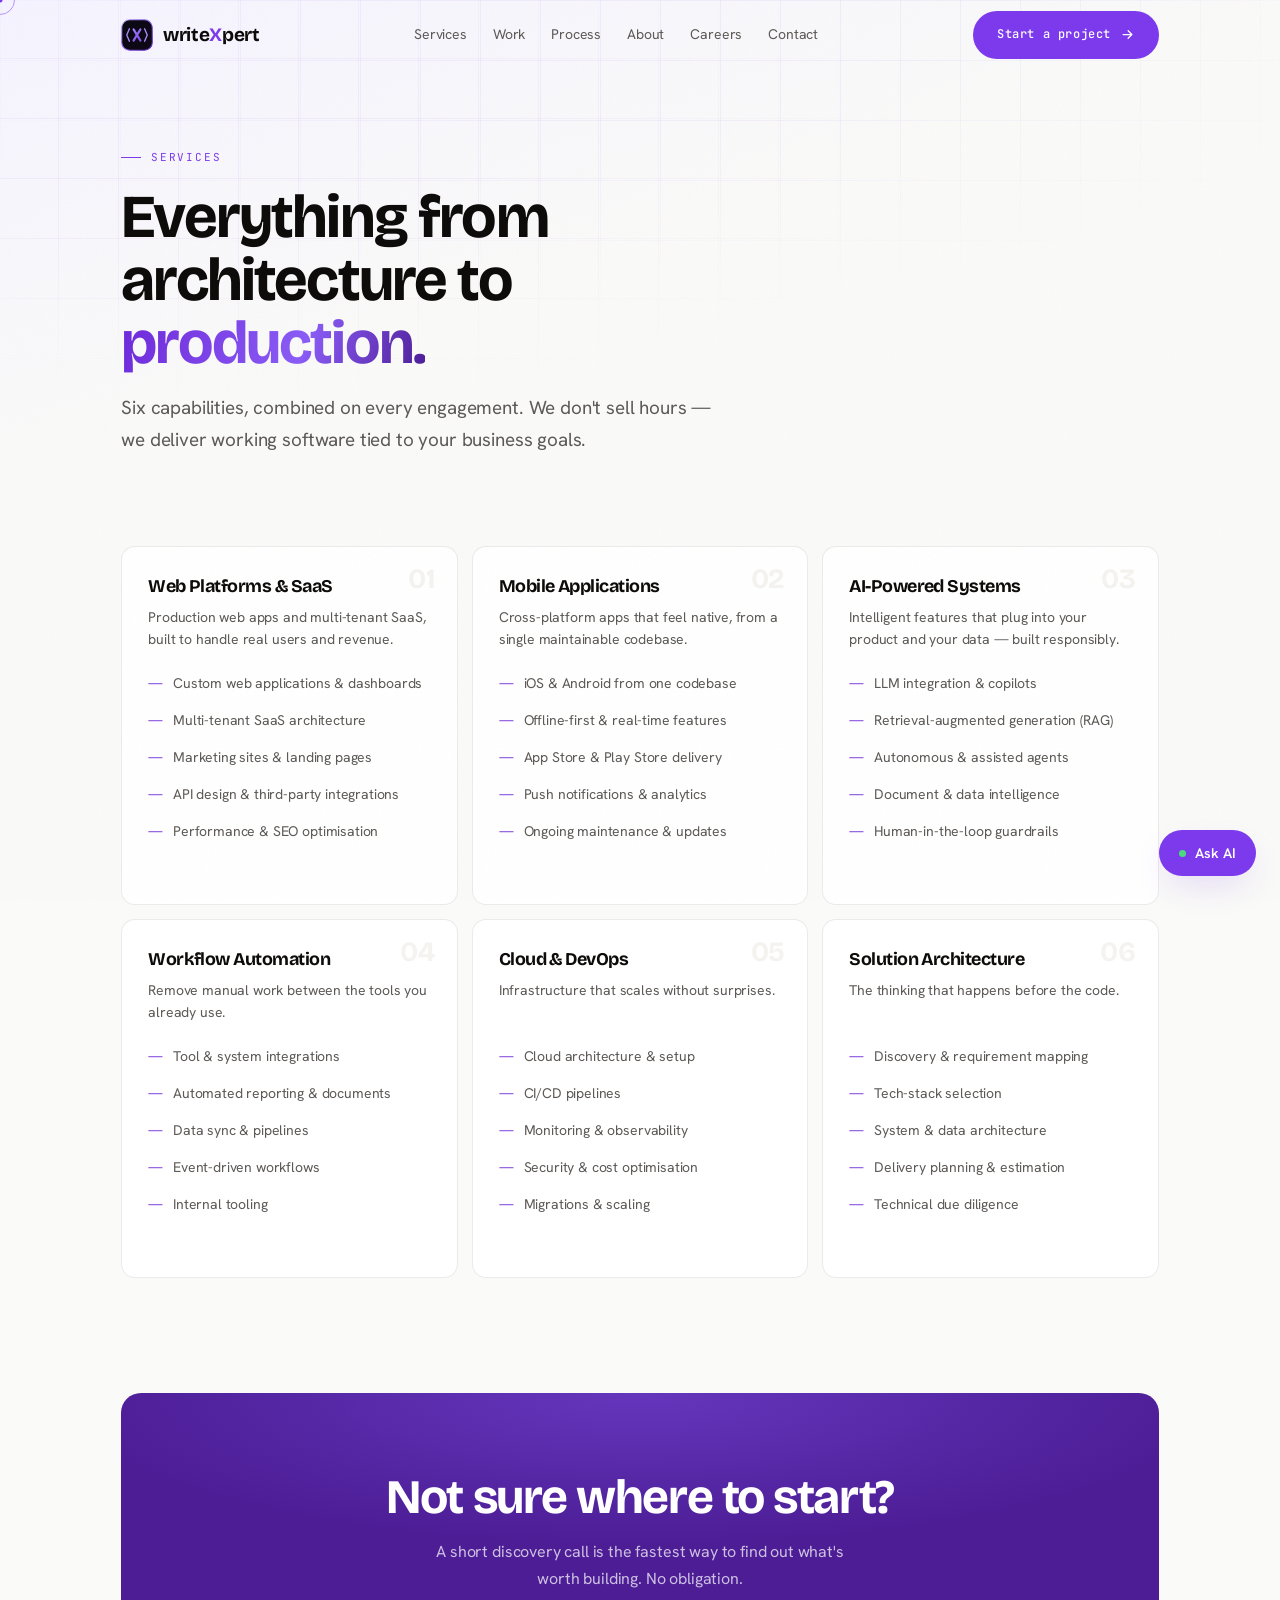
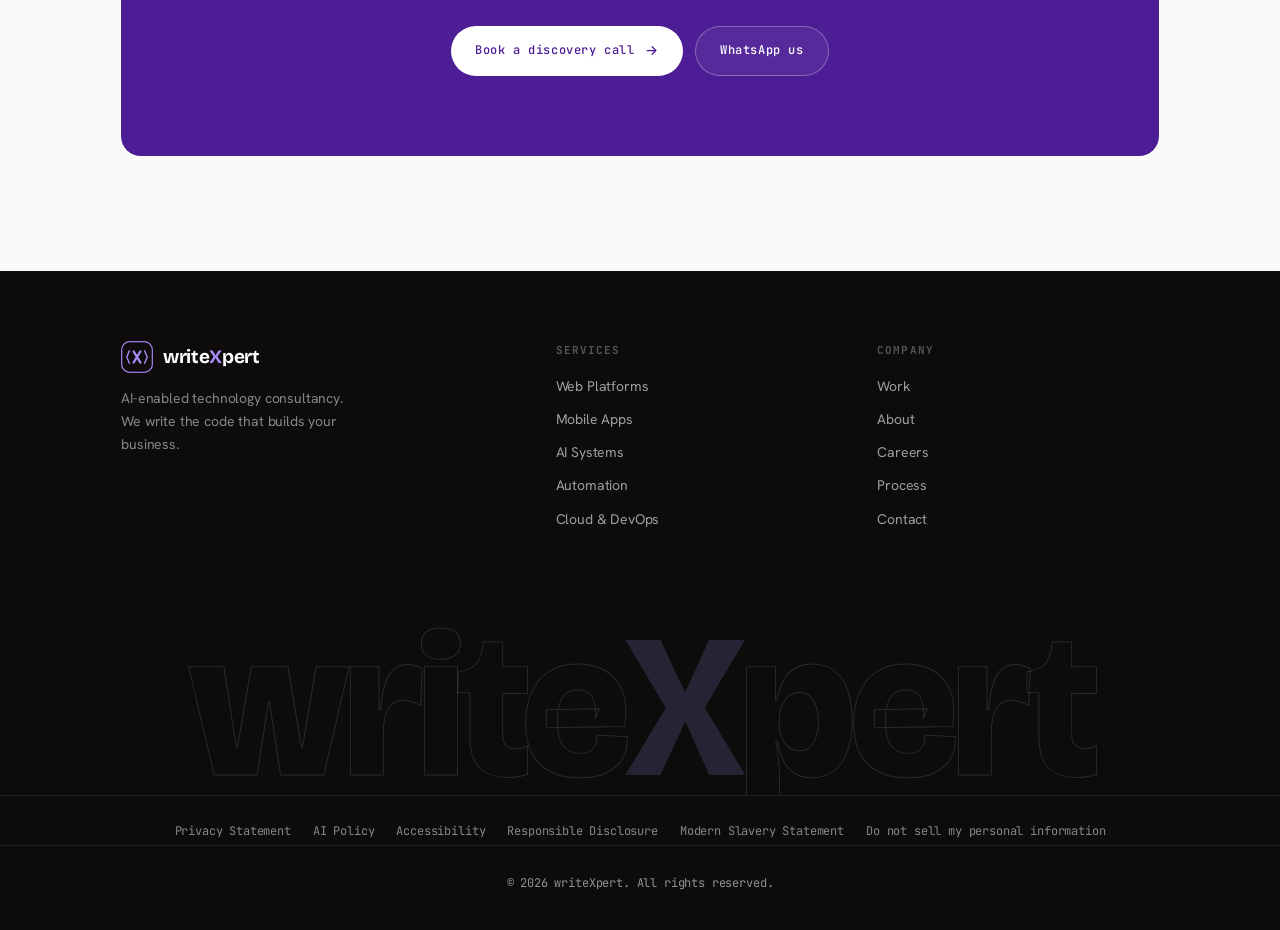
<file: services.html>
<!DOCTYPE html>
<html lang="en">
<head>
  <meta charset="UTF-8" />
  <meta name="viewport" content="width=device-width, initial-scale=1" />
  <meta name="theme-color" content="#09060F" />
  <title>Services — writeXpert</title>
  <meta name="description" content="Web platforms, mobile apps, AI systems, automation, cloud and solution architecture — delivered end to end by writeXpert." />
  <link rel="canonical" href="https://writexpert.com/services.html" />
  <link rel="icon" href="/favicon.svg" type="image/svg+xml" />
<link rel="apple-touch-icon" href="/apple-touch-icon.png"/>
  <meta property="og:type" content="website" />
  <meta property="og:url" content="https://writexpert.com/services.html" />
  <meta property="og:title" content="Services — writeXpert" />
  <meta property="og:description" content="Web platforms, mobile apps, AI systems, automation, cloud and solution architecture — delivered end to end by writeXpert." />
  <meta property="og:image" content="https://writexpert.com/og.png" />
  <meta name="twitter:card" content="summary_large_image" />
  <link rel="preconnect" href="https://fonts.googleapis.com" />
  <link rel="preconnect" href="https://fonts.gstatic.com" crossorigin />
  <style>
/* ============================================================
   writeXpert — Clean Light Design System (v2)
   ============================================================ */

@import url('https://fonts.googleapis.com/css2?family=Bricolage+Grotesque:opsz,wght@12..96,400..800&family=Hanken+Grotesk:wght@400;500;600&family=JetBrains+Mono:wght@400;500&display=swap');

:root {
  /* canvas */
  --bg:        #FAFAF8;
  --bg-2:      #F4F3EF;
  --surface:   #FFFFFF;
  --surface-2: #F0EFE9;
  --line:      rgba(0,0,0,0.08);
  --line-2:    rgba(0,0,0,0.14);

  /* text */
  --text:      #0D0C0A;
  --dim:       #5C5956;
  --faint:     #A39F9A;

  /* brand violet */
  --violet:        #7C3AED;
  --violet-bright: #6D28D9;
  --violet-soft:   #8B5CF6;
  --violet-light:  #EDE9FE;
  --violet-deep:   #4C1D95;
  --glow:          rgba(124,58,237,0.18);

  /* type */
  --display: 'Bricolage Grotesque', sans-serif;
  --body:    'Hanken Grotesk', sans-serif;
  --mono:    'JetBrains Mono', monospace;

  /* layout */
  --maxw: 1140px;
  --pad: clamp(20px, 4vw, 60px);
  --r: 14px;
  --ease: cubic-bezier(0.16, 1, 0.3, 1);
}

* { margin: 0; padding: 0; box-sizing: border-box; }
html { scroll-behavior: smooth; -webkit-text-size-adjust: 100%; }
body {
  background: var(--bg);
  color: var(--text);
  font-family: var(--body);
  font-size: 16px;
  line-height: 1.65;
  letter-spacing: -0.01em;
  overflow-x: hidden;
  -webkit-font-smoothing: antialiased;
}
a { color: inherit; text-decoration: none; }
img { max-width: 100%; display: block; }
ul { list-style: none; }
button { font-family: inherit; cursor: pointer; border: none; background: none; }
::selection { background: var(--violet); color: #fff; }

/* ---------- layout ---------- */
.wrap { max-width: var(--maxw); margin: 0 auto; padding-left: var(--pad); padding-right: var(--pad); }
.section { padding: clamp(64px, 9vw, 120px) 0; position: relative; }

.eyebrow {
  font-family: var(--mono);
  font-size: 11px;
  letter-spacing: 0.16em;
  text-transform: uppercase;
  color: var(--violet);
  display: inline-flex;
  align-items: center;
  gap: 10px;
}
.eyebrow::before { content: ""; width: 20px; height: 1px; background: var(--violet); }

/* ---------- typography ---------- */
h1,h2,h3,h4 { font-family: var(--display); font-weight: 700; line-height: 1.04; letter-spacing: -0.03em; }
.h1 { font-size: clamp(2.4rem, 6.5vw, 4.8rem); }
.h2 { font-size: clamp(1.8rem, 4vw, 3rem); }
.h3 { font-size: clamp(1.15rem, 2vw, 1.5rem); }
.lead { font-size: clamp(1rem, 1.5vw, 1.18rem); color: var(--dim); max-width: 56ch; line-height: 1.7; }
.grad-text {
  background: linear-gradient(110deg, var(--violet-bright) 0%, var(--violet-soft) 60%, var(--violet-deep) 100%);
  -webkit-background-clip: text; background-clip: text; color: transparent;
}

/* ---------- buttons ---------- */
.btn {
  display: inline-flex; align-items: center; gap: 9px;
  padding: 14px 24px; border-radius: 100px;
  font-family: var(--mono); font-size: 12px;
  letter-spacing: 0.05em; font-weight: 500;
  transition: transform .35s var(--ease), box-shadow .35s var(--ease), background .25s;
  will-change: transform;
}
.btn svg { width: 15px; height: 15px; transition: transform .3s var(--ease); }
.btn-primary {
  background: var(--violet); color: #fff;
  box-shadow: 0 0 0 0 var(--glow);
}
.btn-primary:hover { box-shadow: 0 10px 32px -6px var(--glow); background: var(--violet-bright); }
.btn-primary:hover svg { transform: translateX(3px); }
.btn-ghost {
  border: 1.5px solid var(--line-2); color: var(--text);
  background: transparent;
}
.btn-ghost:hover { border-color: var(--violet); color: var(--violet); background: var(--violet-light); }

/* ---------- navbar ---------- */
.nav {
  position: fixed; top: 0; left: 0; right: 0; z-index: 100;
  transition: background .4s, border-color .4s, backdrop-filter .4s;
  border-bottom: 1px solid transparent;
}
.nav.scrolled {
  background: rgba(250,250,248,0.88);
  backdrop-filter: blur(18px) saturate(120%);
  border-bottom: 1px solid var(--line);
}
.nav-inner { display: flex; align-items: center; justify-content: space-between; height: 70px; }
.nav-links { display: flex; align-items: center; gap: 30px; }
.nav-links a { font-size: 14px; color: var(--dim); transition: color .2s; position: relative; }
.nav-links a:hover { color: var(--text); }
.nav-right { display: flex; align-items: center; gap: 16px; }
.nav-toggle { display: none; width: 26px; height: 16px; position: relative; }
.nav-toggle span { position: absolute; left: 0; width: 100%; height: 2px; background: var(--text); transition: .3s var(--ease); border-radius: 2px; }
.nav-toggle span:nth-child(1){ top: 0; }
.nav-toggle span:nth-child(2){ top: 7px; }
.nav-toggle span:nth-child(3){ top: 14px; }
body.menu-open .nav-toggle span:nth-child(1){ top: 7px; transform: rotate(45deg); }
body.menu-open .nav-toggle span:nth-child(2){ opacity: 0; }
body.menu-open .nav-toggle span:nth-child(3){ top: 7px; transform: rotate(-45deg); }

/* logo */
.logo { display: flex; align-items: center; gap: 10px; }
.logo .mark { width: 32px; height: 32px; flex: none; }
.logo .word { font-family: var(--display); font-weight: 700; font-size: 19px; letter-spacing: -0.02em; color: var(--text); }
.logo .word b { color: var(--violet); font-weight: 700; }

/* ---------- hero ---------- */
.hero {
  position: relative; min-height: 92svh; display: flex; align-items: center;
  padding-top: 80px; overflow: hidden;
  background: linear-gradient(160deg, #F5F3FF 0%, var(--bg) 45%, var(--bg-2) 100%);
}
.hero-bg { position: absolute; inset: 0; z-index: 0; }
.hero-grid {
  position: absolute; inset: -2px;
  background-image:
    linear-gradient(rgba(124,58,237,0.06) 1px, transparent 1px),
    linear-gradient(90deg, rgba(124,58,237,0.06) 1px, transparent 1px);
  background-size: 60px 60px;
  mask-image: radial-gradient(ellipse 80% 70% at 20% 30%, #000 20%, transparent 70%);
  -webkit-mask-image: radial-gradient(ellipse 80% 70% at 20% 30%, #000 20%, transparent 70%);
}
.hero-blob {
  position: absolute; width: 700px; height: 700px; border-radius: 50%;
  background: radial-gradient(circle, rgba(124,58,237,0.1), transparent 65%);
  top: -300px; right: -200px; filter: blur(50px);
  animation: bfloat 16s ease-in-out infinite;
}
@keyframes bfloat { 0%,100%{ transform: translateY(0);} 50%{ transform: translateY(30px);} }

.hero-inner { position: relative; z-index: 2; max-width: 860px; }
.hero h1 { margin: 20px 0 22px; }
.hero .lead { font-size: clamp(1.05rem, 1.6vw, 1.22rem); max-width: 52ch; color: var(--dim); }
.hero-cta { display: flex; gap: 12px; margin-top: 34px; flex-wrap: wrap; }
.hero-meta { display: flex; gap: 48px; margin-top: 56px; flex-wrap: wrap; padding-top: 40px; border-top: 1px solid var(--line); }
.hero-meta .num { font-family: var(--display); font-size: 2rem; font-weight: 700; color: var(--text); }
.hero-meta .lbl { font-family: var(--mono); font-size: 10px; letter-spacing: 0.1em; text-transform: uppercase; color: var(--faint); margin-top: 2px; }

/* ---------- marquee ---------- */
.marquee { border-top: 1px solid var(--line); border-bottom: 1px solid var(--line); padding: 22px 0; overflow: hidden; background: var(--surface); }
.marquee-track { display: flex; gap: 56px; white-space: nowrap; width: max-content; animation: scroll 30s linear infinite; }
.marquee:hover .marquee-track { animation-play-state: paused; }
.marquee-track span { font-family: var(--mono); font-size: 12px; color: var(--faint); letter-spacing: 0.08em; display: inline-flex; align-items: center; gap: 10px; }
.marquee-track span::before { content: "◇"; color: var(--violet); font-size: 9px; }
@keyframes scroll { to { transform: translateX(-50%); } }

/* ---------- section head ---------- */
.shead { max-width: 600px; margin-bottom: 56px; }
.shead h2 { margin: 16px 0 16px; }
.shead.center { margin-left: auto; margin-right: auto; text-align: center; }
.shead.center .eyebrow { justify-content: center; }

/* ---------- service cards ---------- */
.cards { display: grid; grid-template-columns: repeat(3, 1fr); gap: 14px; }
.card {
  position: relative; padding: 30px 26px; border-radius: var(--r);
  border: 1.5px solid var(--line); background: var(--surface);
  overflow: hidden; transition: border-color .3s var(--ease), transform .3s var(--ease), box-shadow .3s var(--ease);
  display: flex; flex-direction: column;
}
.card:hover { border-color: var(--violet); transform: translateY(-3px); box-shadow: 0 12px 40px -10px var(--glow); }
.card .ico { width: 42px; height: 42px; border-radius: 10px; display: grid; place-items: center; background: var(--violet-light); color: var(--violet); margin-bottom: 18px; flex: none; }
.card .ico svg { width: 20px; height: 20px; }
.card h3 { font-size: 1.12rem; margin-bottom: 9px; }
.card p { color: var(--dim); font-size: 14px; line-height: 1.6; }
.card .idx { position: absolute; top: 22px; right: 22px; font-family: var(--mono); font-size: 11px; color: var(--faint); }

/* ---------- process ---------- */
.steps { display: grid; grid-template-columns: repeat(5, 1fr); gap: 0; position: relative; }
.step { padding: 0 18px; position: relative; }
.step:not(:last-child)::after {
  content: ""; position: absolute; top: 21px; left: calc(50% + 22px);
  width: calc(100% - 22px); height: 1px;
  background: linear-gradient(90deg, var(--line-2), var(--line));
}
.step .dot {
  width: 42px; height: 42px; border-radius: 50%;
  border: 1.5px solid var(--violet); display: grid; place-items: center;
  font-family: var(--mono); font-size: 12px; color: var(--violet);
  background: var(--surface); position: relative; z-index: 1; margin-bottom: 20px;
}
.step h4 { font-size: 0.95rem; margin-bottom: 7px; }
.step p { font-size: 13px; color: var(--dim); line-height: 1.5; }

/* ---------- work cards ---------- */
.work-grid { display: grid; grid-template-columns: 1fr 1fr; gap: 14px; }
.work-card {
  border-radius: var(--r); border: 1.5px solid var(--line); overflow: hidden;
  background: var(--surface); padding: 34px 30px; min-height: 290px;
  display: flex; flex-direction: column;
  transition: transform .4s var(--ease), border-color .3s, box-shadow .4s;
}
.work-card:hover { transform: translateY(-4px); border-color: var(--violet); box-shadow: 0 12px 40px -10px var(--glow); }
.work-card .sector { font-family: var(--mono); font-size: 11px; letter-spacing: 0.1em; text-transform: uppercase; color: var(--violet); }
.work-card h3 { font-size: 1.4rem; margin: 12px 0 10px; max-width: 22ch; }
.work-card p { color: var(--dim); font-size: 14px; margin-bottom: auto; }
.work-card .metrics { display: flex; gap: 32px; margin-top: 28px; padding-top: 22px; border-top: 1px solid var(--line); flex-wrap: wrap; }
.work-card .metrics .num { font-family: var(--display); font-size: 1.6rem; font-weight: 700; color: var(--text); }
.work-card .metrics .lbl { font-family: var(--mono); font-size: 10px; color: var(--faint); text-transform: uppercase; letter-spacing: 0.08em; }

/* ---------- why us ---------- */
.why-grid { display: grid; grid-template-columns: repeat(3,1fr); gap: 1px; background: var(--line); border: 1.5px solid var(--line); border-radius: var(--r); overflow: hidden; }
.why-item { background: var(--surface); padding: 32px 28px; transition: background .3s; }
.why-item:hover { background: var(--bg-2); }
.why-item .n { font-family: var(--mono); font-size: 11px; color: var(--violet); }
.why-item h4 { font-size: 1.05rem; margin: 13px 0 8px; }
.why-item p { color: var(--dim); font-size: 14px; line-height: 1.55; }

/* ---------- about ---------- */
.about { display: grid; grid-template-columns: 1.1fr 0.9fr; gap: 60px; align-items: start; }
.about .lead { margin: 18px 0; font-size: 1.1rem; color: var(--text); }
.about p.muted { margin-bottom: 16px; font-size: 15px; color: var(--dim); }
.about-panel { border: 1.5px solid var(--line); border-radius: var(--r); padding: 30px; background: var(--bg-2); }
.about-panel .row { display: flex; justify-content: space-between; padding: 14px 0; border-bottom: 1px solid var(--line); gap: 16px; }
.about-panel .row:last-child { border-bottom: none; }
.about-panel .row .k { font-family: var(--mono); font-size: 11px; color: var(--faint); text-transform: uppercase; letter-spacing: 0.08em; white-space: nowrap; }
.about-panel .row .v { font-weight: 600; font-size: 14px; text-align: right; }

/* ---------- testimonials ---------- */
.tgrid { display: grid; grid-template-columns: repeat(3,1fr); gap: 14px; }
.tcard { border: 1.5px solid var(--line); border-radius: var(--r); padding: 28px; background: var(--surface); transition: box-shadow .3s; }
.tcard:hover { box-shadow: 0 8px 30px -8px var(--glow); border-color: var(--violet); }
.tcard .quote { font-size: 15px; color: var(--dim); line-height: 1.7; margin-bottom: 22px; font-style: italic; }
.tcard .who { display: flex; align-items: center; gap: 12px; }
.tcard .ava { width: 38px; height: 38px; border-radius: 50%; background: var(--violet); display: grid; place-items: center; font-family: var(--display); font-weight: 700; font-size: 14px; color:#fff; flex: none; }
.tcard .who .nm { font-weight: 600; font-size: 14px; }
.tcard .who .rl { font-size: 12px; color: var(--faint); }
.stars { color: var(--violet); font-size: 12px; letter-spacing: 2px; margin-bottom: 16px; }

/* ---------- cta band (dark) ---------- */
.cta-band {
  position: relative; border-radius: 20px; overflow: hidden;
  padding: clamp(44px,7vw,80px); text-align: center;
  background: var(--violet-deep); color: #fff;
}
.cta-band h2 { color: #fff; margin-bottom: 16px; }
.cta-band p { color: rgba(255,255,255,0.72); max-width: 48ch; margin: 0 auto 32px; }
.cta-band .hero-cta { justify-content: center; }
.cta-band .btn-primary { background: #fff; color: var(--violet-deep); }
.cta-band .btn-primary:hover { background: var(--violet-light); color: var(--violet-deep); }
.cta-band .btn-ghost { border-color: rgba(255,255,255,0.3); color: #fff; background: rgba(255,255,255,0.06); }
.cta-band .btn-ghost:hover { background: rgba(255,255,255,0.12); border-color: rgba(255,255,255,0.5); }
.cta-band::before {
  content: ""; position: absolute; inset: 0;
  background: radial-gradient(ellipse 80% 60% at 50% 0%, rgba(139,92,246,0.4), transparent 70%);
}
.cta-band > * { position: relative; z-index: 1; }

/* ---------- contact ---------- */
.contact-grid { display: grid; grid-template-columns: 0.9fr 1.1fr; gap: 50px; }
.contact-methods { display: flex; flex-direction: column; gap: 12px; }
.cmethod { display: flex; gap: 14px; align-items: flex-start; padding: 20px; border: 1.5px solid var(--line); border-radius: 12px; background: var(--surface); transition: border-color .3s, transform .3s; }
.cmethod:hover { border-color: var(--violet); transform: translateX(3px); }
.cmethod .ci { width: 38px; height: 38px; border-radius: 9px; background: var(--violet-light); color: var(--violet); display: grid; place-items: center; flex: none; }
.cmethod .ci svg { width: 18px; height: 18px; }
.cmethod h4 { font-family: var(--body); font-weight: 600; font-size: 14px; margin-bottom: 2px; }
.cmethod p { font-size: 12px; color: var(--faint); }
.cmethod .val { color: var(--violet); font-size: 13px; font-family: var(--mono); margin-top: 5px; display: inline-block; }

.form { border: 1.5px solid var(--line); border-radius: var(--r); padding: 30px; background: var(--surface); }
.field { margin-bottom: 16px; }
.field label { display: block; font-family: var(--mono); font-size: 11px; letter-spacing: 0.06em; text-transform: uppercase; color: var(--faint); margin-bottom: 7px; }
.field input, .field textarea, .field select {
  width: 100%; background: var(--bg); border: 1.5px solid var(--line); border-radius: 9px;
  padding: 12px 14px; color: var(--text); font-family: var(--body); font-size: 14px; transition: border-color .2s;
}
.field input:focus, .field textarea:focus, .field select:focus { outline: none; border-color: var(--violet); background: #fff; }
.field textarea { resize: vertical; min-height: 100px; }
.field-row { display: grid; grid-template-columns: 1fr 1fr; gap: 12px; }
.form .btn { width: 100%; justify-content: center; margin-top: 6px; }

/* ---------- footer (dark) ---------- */
.footer { background: #0D0C0A; color: rgba(255,255,255,0.7); padding: 70px 0 36px; }
.footer-top { display: grid; grid-template-columns: 1.4fr 1fr 1fr; gap: 40px; margin-bottom: 50px; }
.footer h5 { font-family: var(--mono); font-size: 11px; letter-spacing: 0.1em; text-transform: uppercase; color: rgba(255,255,255,0.3); margin-bottom: 16px; }
.footer-col a, .footer-col p { display: block; color: rgba(255,255,255,0.55); font-size: 14px; margin-bottom: 10px; transition: color .2s; }
.footer-col a:hover { color: rgba(255,255,255,0.9); }
.footer-brand p { color: rgba(255,255,255,0.5); font-size: 14px; max-width: 30ch; margin: 14px 0; }
.footer .logo .word { color: #fff; }
.footer .logo .word b { color: #A78BFA; }
.footer .mark rect { stroke: #A78BFA; fill: #0D0C0A; }
.footer .mark path { stroke: #A78BFA; }
.footer-bottom { display: flex; justify-content: space-between; padding-top: 28px; border-top: 1px solid rgba(255,255,255,0.08); font-size: 12px; color: rgba(255,255,255,0.3); flex-wrap: wrap; gap: 10px; font-family: var(--mono); }

/* ---------- page hero (inner pages) ---------- */
.page-hero {
  padding: 140px 0 60px; position: relative; overflow: hidden;
  background: linear-gradient(160deg, #F5F3FF 0%, var(--bg) 50%);
}
.page-hero::before {
  content: ""; position: absolute; inset: 0;
  background-image: linear-gradient(rgba(124,58,237,0.06) 1px, transparent 1px), linear-gradient(90deg, rgba(124,58,237,0.06) 1px, transparent 1px);
  background-size: 60px 60px;
  mask-image: radial-gradient(ellipse 80% 80% at 50% 0%, #000 30%, transparent 75%);
  -webkit-mask-image: radial-gradient(ellipse 80% 80% at 50% 0%, #000 30%, transparent 75%);
}
.page-hero > .wrap { position: relative; z-index: 2; }
.page-hero h1 { font-size: clamp(2.2rem, 5.5vw, 3.8rem); margin: 18px 0 18px; max-width: 18ch; }

/* ---------- reveal ---------- */
.reveal { opacity: 0; transform: translateY(22px); transition: opacity .8s var(--ease), transform .8s var(--ease); }
.reveal.in { opacity: 1; transform: none; }
.reveal[data-d="1"]{ transition-delay: .07s;} .reveal[data-d="2"]{ transition-delay: .14s;}
.reveal[data-d="3"]{ transition-delay: .21s;} .reveal[data-d="4"]{ transition-delay: .28s;}
.reveal[data-d="5"]{ transition-delay: .35s;}

/* ---------- custom cursor ---------- */
.cursor-dot, .cursor-ring { position: fixed; top: 0; left: 0; border-radius: 50%; pointer-events: none; z-index: 10000; }
.cursor-dot { width: 5px; height: 5px; background: var(--violet); transform: translate(-50%,-50%); }
.cursor-ring { width: 30px; height: 30px; border: 1.5px solid rgba(124,58,237,0.5); transform: translate(-50%,-50%); transition: width .25s, height .25s; }
.cursor-ring.hover { width: 46px; height: 46px; background: rgba(124,58,237,0.06); }
@media (hover: none) { .cursor-dot, .cursor-ring { display: none; } }

/* ---------- mobile ---------- */
@media (max-width: 900px) {
  .cards, .tgrid, .why-grid { grid-template-columns: 1fr 1fr; }
  .work-grid, .about, .contact-grid { grid-template-columns: 1fr; }
  .field-row { grid-template-columns: 1fr; }
  .steps { grid-template-columns: 1fr 1fr; gap: 28px 12px; }
  .step:not(:last-child)::after { display: none; }
  .footer-top { grid-template-columns: 1fr 1fr; gap: 28px; }
  .nav-links {
    position: fixed; inset: 70px 0 auto 0; flex-direction: column; gap: 0;
    background: rgba(250,250,248,0.97); backdrop-filter: blur(20px);
    padding: 16px var(--pad) 28px; border-bottom: 1px solid var(--line);
    transform: translateY(-120%); transition: transform .4s var(--ease); align-items: flex-start;
  }
  body.menu-open .nav-links { transform: translateY(0); }
  .nav-links a { padding: 14px 0; width: 100%; border-bottom: 1px solid var(--line); font-size: 16px; color: var(--text); }
  .nav-toggle { display: block; }
  .nav-right .btn { display: none; }
  .hero-meta { gap: 24px; }
  .about { gap: 28px; }
}
@media (max-width: 560px) {
  .cards, .tgrid, .why-grid { grid-template-columns: 1fr; }
  .footer-top { grid-template-columns: 1fr; }
  .steps { grid-template-columns: 1fr; }
}
@media (prefers-reduced-motion: reduce) {
  * { animation: none !important; transition: none !important; }
  .reveal { opacity: 1; transform: none; }
}

/* ============================================================
   v4 — creative polish
   ============================================================ */

/* grain texture (subtle warmth on light) */
body::after {
  content: ""; position: fixed; inset: 0; pointer-events: none; z-index: 9998;
  opacity: 0.025; mix-blend-mode: multiply;
  background-image: url("data:image/svg+xml,%3Csvg xmlns='http://www.w3.org/2000/svg' width='140' height='140'%3E%3Cfilter id='n'%3E%3CfeTurbulence type='fractalNoise' baseFrequency='0.8' numOctaves='3'/%3E%3C/filter%3E%3Crect width='100%25' height='100%25' filter='url(%23n)'/%3E%3C/svg%3E");
}

/* scroll progress bar */
.scroll-progress {
  position: fixed; top: 0; left: 0; height: 2px; width: 0%;
  background: linear-gradient(90deg, var(--violet), var(--violet-soft));
  z-index: 200; transition: width .1s linear;
}

/* hero two-column layout */
.hero-layout {
  display: grid; grid-template-columns: 1fr 0.92fr; gap: 40px;
  align-items: center; padding-top: 24px;
}
.hero-left { position: relative; z-index: 2; }
.hero .hero-layout h1 { margin: 18px 0 22px; }
.hero-blob.two {
  width: 480px; height: 480px; top: auto; bottom: -240px; left: -160px; right: auto;
  background: radial-gradient(circle, rgba(139,92,246,0.12), transparent 65%);
  animation-delay: -7s;
}

/* hero visual */
.hero-visual { position: relative; z-index: 2; min-height: 380px; display: flex; align-items: center; justify-content: center; }
.hv-float { position: relative; width: 100%; max-width: 420px; will-change: transform; }

.hv-card {
  background: #fff; border: 1px solid var(--line); border-radius: 16px; overflow: hidden;
  box-shadow: 0 30px 70px -18px rgba(76,29,149,0.22), 0 8px 24px -8px rgba(0,0,0,0.08);
}
.hv-card-top { background: #F4F3EF; padding: 11px 14px; display: flex; align-items: center; gap: 6px; border-bottom: 1px solid var(--line); }
.hv-dot { width: 9px; height: 9px; border-radius: 50%; background: #d4d2cc; }
.hv-dot:nth-child(1){ background:#ff5f57;} .hv-dot:nth-child(2){ background:#febc2e;} .hv-dot:nth-child(3){ background:#28c840;}
.hv-url { margin-left: 8px; font-family: var(--mono); font-size: 10px; color: var(--faint); }
.hv-body { padding: 20px; }
.hv-row { display: flex; justify-content: space-between; align-items: flex-start; margin-bottom: 16px; }
.hv-eyebrow { font-family: var(--mono); font-size: 9px; letter-spacing: 0.1em; text-transform: uppercase; color: var(--faint); }
.hv-big { font-family: var(--display); font-size: 1.35rem; font-weight: 700; margin-top: 2px; }
.hv-badge { display: inline-flex; align-items: center; gap: 6px; font-family: var(--mono); font-size: 11px; color: #16a34a; background: rgba(34,197,94,0.1); padding: 5px 10px; border-radius: 20px; }
.hv-pulse { width: 7px; height: 7px; border-radius: 50%; background: #22c55e; box-shadow: 0 0 0 0 rgba(34,197,94,0.5); animation: pulse 2s infinite; }
@keyframes pulse { 0%{box-shadow:0 0 0 0 rgba(34,197,94,0.5);} 70%{box-shadow:0 0 0 8px rgba(34,197,94,0);} 100%{box-shadow:0 0 0 0 rgba(34,197,94,0);} }
.hv-chart { height: 110px; margin-bottom: 16px; }
.hv-chart svg { width: 100%; height: 100%; }
#hv-line { stroke-dasharray: 600; stroke-dashoffset: 600; }
.hv-float.drawn #hv-line { transition: stroke-dashoffset 2s var(--ease); stroke-dashoffset: 0; }
.hv-kpis { display: grid; grid-template-columns: repeat(3,1fr); gap: 10px; }
.hv-kpi { background: var(--bg); border: 1px solid var(--line); border-radius: 10px; padding: 11px 12px; }
.hv-kpi-v { font-family: var(--display); font-size: 1.05rem; font-weight: 700; }
.hv-kpi-l { font-family: var(--mono); font-size: 9px; color: var(--faint); margin-top: 2px; text-transform: uppercase; letter-spacing: 0.05em; }

/* floating chips */
.hv-chip {
  position: absolute; background: #fff; border: 1px solid var(--line);
  border-radius: 12px; box-shadow: 0 14px 36px -12px rgba(0,0,0,0.18);
  display: flex; align-items: center; gap: 10px; padding: 11px 13px;
}
.hv-chip-deploy { top: -28px; right: -20px; animation: chipfloat 5s ease-in-out infinite; }
.hv-chip-code { bottom: -24px; left: -28px; animation: chipfloat 5s ease-in-out infinite 1.5s; }
.hv-chip-ico { width: 28px; height: 28px; border-radius: 8px; background: rgba(34,197,94,0.12); color: #16a34a; display: grid; place-items: center; font-size: 14px; font-weight: 700; }
.hv-chip-t { font-size: 12px; font-weight: 600; }
.hv-chip-s { font-family: var(--mono); font-size: 10px; color: var(--faint); }
.hv-code-line { font-family: var(--mono); font-size: 12px; color: var(--text); }
.hv-code-line b { color: var(--violet); }
@keyframes chipfloat { 0%,100%{ transform: translateY(0);} 50%{ transform: translateY(-9px);} }

/* hero meta -> 4 cols */
.hero-meta { display: flex; gap: 48px; }

/* richer service cards */
.card { padding-bottom: 54px; }
.card .idx { font-size: 28px; font-family: var(--display); font-weight: 700; color: var(--bg-2); top: 18px; right: 22px; line-height: 1; transition: color .3s; }
.card:hover .idx { color: var(--violet-light); }
.card-arrow {
  position: absolute; bottom: 24px; left: 26px;
  width: 32px; height: 32px; border-radius: 50%; border: 1.5px solid var(--line);
  display: grid; place-items: center; color: var(--violet);
  opacity: 0; transform: translateX(-6px); transition: opacity .3s var(--ease), transform .3s var(--ease), background .3s, border-color .3s;
}
.card-arrow svg { width: 14px; height: 14px; }
.card:hover .card-arrow { opacity: 1; transform: translateX(0); }
.card:hover .card-arrow { background: var(--violet); border-color: var(--violet); color: #fff; }

/* giant footer wordmark */
.footer-mega {
  font-family: var(--display); font-weight: 800;
  font-size: clamp(3.5rem, 16vw, 14rem); line-height: 0.85; letter-spacing: -0.04em;
  color: transparent; -webkit-text-stroke: 1px rgba(255,255,255,0.12);
  text-align: center; padding: 30px 0 0; overflow: hidden; user-select: none;
}
.footer-mega b { color: rgba(167,139,250,0.18); -webkit-text-stroke: 0; }

@media (max-width: 980px) {
  .hero-layout { grid-template-columns: 1fr; gap: 50px; }
  .hero-visual { min-height: 320px; max-width: 420px; }
  .hv-chip-deploy { right: 0; }
  .hv-chip-code { left: 0; }
}
@media (max-width: 600px) {
  .hero-visual { display: none; }
}

/* ============================================================
   v6 — craft showcase (real product designs) + footer fix
   ============================================================ */

/* footer bottom contrast fix */
.footer-bottom { color: rgba(255,255,255,0.55); }
.footer-col a { color: rgba(255,255,255,0.6); }

/* craft section — layered showcase */
.craft-section { overflow: hidden; }
.craft-showcase {
  position: relative; margin-top: 30px;
  min-height: 560px; display: flex; align-items: center; justify-content: center;
}
.craft-deco {
  position: absolute; inset: 0;
  background-image: radial-gradient(circle, var(--line-2) 1px, transparent 1px);
  background-size: 26px 26px;
  mask-image: radial-gradient(ellipse 60% 60% at 50% 50%, #000, transparent 75%);
  -webkit-mask-image: radial-gradient(ellipse 60% 60% at 50% 50%, #000, transparent 75%);
  opacity: 0.5;
}
.craft-cluster { position: relative; width: 100%; max-width: 1000px; height: 540px; }

/* shared device shadow */
.shot { position: absolute; box-shadow: 0 40px 90px -24px rgba(76,29,149,0.28), 0 12px 32px -10px rgba(0,0,0,0.12); transition: transform .5s var(--ease); }

/* --- e-commerce browser (back-left) --- */
.shot-store { width: 580px; left: 0; top: 40px; transform: rotate(-2deg); z-index: 1; border-radius: 14px; overflow: hidden; background: #fff; border: 1px solid var(--line); }
.shot-store:hover { transform: rotate(0) translateY(-6px); z-index: 4; }
.st-chrome { background: #EDEDED; padding: 9px 12px; display: flex; align-items: center; gap: 6px; }
.st-chrome .bc-bar { flex: 1; margin-left: 8px; background: #fff; border-radius: 5px; padding: 4px 10px; font-family: var(--mono); font-size: 10px; color: var(--faint); }
.st-top { display: flex; align-items: center; justify-content: space-between; padding: 14px 18px; border-bottom: 1px solid var(--line); }
.st-brand { font-family: var(--display); font-weight: 800; font-size: 16px; letter-spacing: 0.04em; }
.st-nav { display: flex; gap: 16px; font-size: 11px; color: var(--dim); }
.st-cart { font-size: 13px; position: relative; }
.st-cart::after { content: "3"; position: absolute; top: -6px; right: -8px; background: var(--violet); color: #fff; font-family: var(--mono); font-size: 8px; width: 14px; height: 14px; border-radius: 50%; display: grid; place-items: center; }
.st-banner { margin: 14px 18px; border-radius: 10px; padding: 16px 18px; background: linear-gradient(110deg, var(--violet), var(--violet-deep)); color: #fff; display: flex; align-items: center; justify-content: space-between; }
.st-banner-t { font-family: var(--display); font-weight: 700; font-size: 17px; }
.st-banner-s { font-size: 11px; opacity: 0.85; margin-top: 2px; }
.st-banner-btn { font-family: var(--mono); font-size: 10px; background: #fff; color: var(--violet-deep); padding: 7px 12px; border-radius: 20px; font-weight: 600; }
.st-grid { display: grid; grid-template-columns: repeat(3,1fr); gap: 12px; padding: 4px 18px 20px; }
.st-prod { border: 1px solid var(--line); border-radius: 10px; overflow: hidden; }
.st-img { aspect-ratio: 1/1; position: relative; }
.st-img.a { background: linear-gradient(135deg, #f9a8d4, #c084fc); }
.st-img.b { background: linear-gradient(135deg, #a5b4fc, #818cf8); }
.st-img.c { background: linear-gradient(135deg, #fdba74, #fb923c); }
.st-tag { position: absolute; top: 8px; left: 8px; font-family: var(--mono); font-size: 8px; background: rgba(255,255,255,0.9); padding: 3px 6px; border-radius: 5px; font-weight: 600; }
.st-info { padding: 9px 10px; }
.st-name { font-size: 11px; font-weight: 600; }
.st-price { display: flex; align-items: center; justify-content: space-between; margin-top: 4px; }
.st-price b { font-family: var(--display); font-size: 13px; }
.st-add { width: 22px; height: 22px; border-radius: 7px; background: var(--violet); color: #fff; display: grid; place-items: center; font-size: 13px; }

/* --- food delivery phone (front-center) --- */
.shot-food { width: 264px; right: 40px; top: 0; z-index: 3; }
.shot-food:hover { transform: translateY(-8px); z-index: 4; }
.food-phone { width: 100%; aspect-ratio: 9/19; border-radius: 38px; background: #111; padding: 11px 8px; border: 6px solid #1c1c1e; box-shadow: 0 40px 90px -24px rgba(0,0,0,0.4); }
.food-notch { width: 56px; height: 12px; background: #111; border-radius: 0 0 10px 10px; margin: 0 auto 8px; }
.food-screen { background: #fff; border-radius: 26px; height: calc(100% - 20px); overflow: hidden; display: flex; flex-direction: column; }
.food-head { padding: 13px 14px 10px; }
.food-loc { font-family: var(--mono); font-size: 8px; color: var(--faint); letter-spacing: 0.08em; text-transform: uppercase; }
.food-loc-v { font-size: 13px; font-weight: 700; margin-top: 1px; }
.food-search { margin-top: 10px; background: var(--bg-2); border-radius: 9px; padding: 8px 11px; font-size: 10px; color: var(--faint); display: flex; align-items: center; gap: 6px; }
.food-promo { margin: 4px 14px 12px; border-radius: 12px; background: linear-gradient(120deg, #fb923c, #ef4444); color: #fff; padding: 13px 14px; }
.food-promo-t { font-family: var(--display); font-weight: 700; font-size: 15px; }
.food-promo-s { font-size: 10px; opacity: 0.9; margin-top: 2px; }
.food-sec { font-size: 11px; font-weight: 700; padding: 0 14px 8px; }
.food-list { flex: 1; padding: 0 14px; display: flex; flex-direction: column; gap: 9px; overflow: hidden; }
.food-item { display: flex; gap: 10px; align-items: center; }
.food-thumb { width: 48px; height: 48px; border-radius: 11px; flex: none; display: grid; place-items: center; font-size: 22px; }
.food-thumb.a { background: linear-gradient(135deg, #fde68a, #fbbf24); }
.food-thumb.b { background: linear-gradient(135deg, #fecaca, #f87171); }
.food-thumb.c { background: linear-gradient(135deg, #bbf7d0, #4ade80); }
.food-meta { flex: 1; min-width: 0; }
.food-name { font-size: 11px; font-weight: 700; }
.food-sub { font-family: var(--mono); font-size: 8px; color: var(--faint); margin-top: 2px; }
.food-rating { display: inline-flex; align-items: center; gap: 3px; font-size: 9px; font-weight: 700; color: #16a34a; background: rgba(34,197,94,0.1); padding: 2px 6px; border-radius: 6px; margin-top: 5px; }
.food-price { font-family: var(--display); font-size: 12px; font-weight: 700; }
.food-nav { display: flex; justify-content: space-around; padding: 9px 0 6px; border-top: 1px solid var(--line); margin-top: 6px; }
.food-nav span { font-family: var(--mono); font-size: 8px; color: var(--faint); }
.food-nav span.on { color: #ef4444; font-weight: 700; }

/* --- floating accent chips --- */
.craft-chip {
  position: absolute; background: #fff; border: 1px solid var(--line);
  border-radius: 14px; box-shadow: 0 18px 44px -14px rgba(0,0,0,0.2);
  padding: 12px 15px; z-index: 5; display: flex; align-items: center; gap: 11px;
}
.craft-chip-order { top: -26px; right: 70px; animation: chipfloat 5s ease-in-out infinite; }
.craft-chip-rating { bottom: 40px; left: 20px; animation: chipfloat 5.5s ease-in-out infinite 1.2s; }
.cc-ico { width: 34px; height: 34px; border-radius: 10px; display: grid; place-items: center; font-size: 16px; flex: none; }
.cc-ico.green { background: rgba(34,197,94,0.12); }
.cc-ico.violet { background: var(--violet-light); }
.cc-t { font-size: 12px; font-weight: 700; }
.cc-s { font-family: var(--mono); font-size: 10px; color: var(--faint); margin-top: 1px; }

/* craft responsive: stack cleanly */
@media (max-width: 860px) {
  .craft-showcase { min-height: 0; }
  .craft-cluster { height: auto; display: flex; flex-direction: column; align-items: center; gap: 28px; max-width: 420px; }
  .shot { position: relative; transform: none !important; left: auto; right: auto; top: auto; }
  .shot-store { width: 100%; }
  .shot-food { width: 240px; }
  .craft-chip { display: none; }
  .craft-deco { display: none; }
}

/* v8 — footer center, remove phone, legal page */
.footer-bottom { justify-content: center; text-align: center; }
.legal { padding: 130px 0 80px; max-width: 820px; }
.legal h1 { font-size: clamp(2rem, 5vw, 3.2rem); margin-bottom: 10px; }
.legal .updated { font-family: var(--mono); font-size: 12px; color: var(--faint); margin-bottom: 40px; }
.legal h2 { font-size: 1.3rem; margin: 36px 0 12px; }
.legal p { color: var(--dim); margin-bottom: 14px; font-size: 15px; line-height: 1.75; }
.legal ul.bullets { margin: 0 0 14px 0; padding: 0; }
.legal ul.bullets li { color: var(--dim); font-size: 15px; line-height: 1.7; padding-left: 20px; position: relative; margin-bottom: 8px; }
.legal ul.bullets li::before { content: "—"; position: absolute; left: 0; color: var(--violet); }

/* ============================================================
   v9 — bento work showcase, careers page, modern elements
   ============================================================ */

/* nav: allow 6 items */
.nav-links { gap: 26px; }

/* ---------- WORK BENTO ---------- */
.bento { display: grid; grid-template-columns: repeat(3, 1fr); gap: 16px; }
.bento-card {
  position: relative; border: 1px solid var(--line); border-radius: 22px;
  background: linear-gradient(180deg, #fff, var(--bg-2));
  overflow: hidden; padding: 32px 30px; min-height: 400px;
  display: flex; flex-direction: column;
  transition: transform .4s var(--ease), box-shadow .4s var(--ease), border-color .3s;
}
.bento-card:hover { transform: translateY(-5px); border-color: var(--violet); box-shadow: 0 26px 60px -20px var(--glow); }
.bento-card.wide { grid-column: span 2; }
.bento-tag { font-family: var(--mono); font-size: 11px; letter-spacing: 0.1em; text-transform: uppercase; color: var(--violet); margin-bottom: 12px; }
.bento-card h3 { font-size: 1.4rem; line-height: 1.1; margin-bottom: 8px; max-width: 18ch; }
.bento-card .bento-sub { font-size: 14px; color: var(--dim); }
.bento-visual { margin-top: auto; padding-top: 24px; position: relative; }
.bento-particles {
  position: absolute; inset: 0; pointer-events: none;
  background-image: radial-gradient(circle, rgba(124,58,237,0.4) 1px, transparent 1px);
  background-size: 14px 14px;
  -webkit-mask-image: radial-gradient(ellipse 70% 80% at 80% 20%, #000, transparent 70%);
  mask-image: radial-gradient(ellipse 70% 80% at 80% 20%, #000, transparent 70%);
  opacity: 0.5;
}

/* agentic commerce mini */
.ac-chat { display: flex; flex-direction: column; gap: 8px; }
.ac-bubble { font-size: 12px; padding: 9px 12px; border-radius: 12px; max-width: 85%; line-height: 1.45; }
.ac-bubble.user { align-self: flex-end; background: var(--violet); color: #fff; border-bottom-right-radius: 3px; }
.ac-bubble.bot { align-self: flex-start; background: #fff; border: 1px solid var(--line); border-bottom-left-radius: 3px; }
.ac-products { display: grid; grid-template-columns: 1fr 1fr; gap: 8px; margin-top: 4px; }
.ac-prod { background: #fff; border: 1px solid var(--line); border-radius: 10px; padding: 10px; }
.ac-prod-img { aspect-ratio: 1.3/1; border-radius: 7px; margin-bottom: 7px; }
.ac-prod-img.a { background: linear-gradient(135deg, #93c5fd, #3b82f6); }
.ac-prod-img.b { background: linear-gradient(135deg, #1e293b, #334155); }
.ac-prod-n { font-size: 11px; font-weight: 600; }
.ac-prod-p { font-family: var(--display); font-size: 12px; font-weight: 700; }
.ac-buy { margin-top: 8px; background: var(--violet-light); color: var(--violet); text-align: center; padding: 9px; border-radius: 9px; font-size: 12px; font-weight: 600; }

/* payment card visual */
.pay-card {
  aspect-ratio: 1.6/1; border-radius: 16px; padding: 18px; position: relative; overflow: hidden;
  background: linear-gradient(125deg, #c084fc, #818cf8 45%, #fb923c);
  box-shadow: 0 20px 40px -14px rgba(124,58,237,0.4);
  display: flex; flex-direction: column; justify-content: space-between;
  transform: rotate(-4deg); transition: transform .4s var(--ease);
}
.bento-card:hover .pay-card { transform: rotate(0); }
.pay-card::after { content: ""; position: absolute; inset: 0; background: linear-gradient(110deg, transparent 30%, rgba(255,255,255,0.35) 50%, transparent 70%); }
.pay-chip { width: 36px; height: 26px; border-radius: 6px; background: linear-gradient(135deg, #fde68a, #f59e0b); position: relative; z-index: 1; }
.pay-wave { position: absolute; top: 20px; left: 60px; color: rgba(255,255,255,0.9); font-size: 16px; z-index: 1; }
.pay-bottom { display: flex; justify-content: space-between; align-items: flex-end; position: relative; z-index: 1; }
.pay-num { font-family: var(--mono); font-size: 12px; color: rgba(255,255,255,0.95); letter-spacing: 0.1em; }
.pay-visa { font-family: var(--display); font-weight: 800; font-size: 17px; font-style: italic; color: #fff; }

/* data / globe arc viz */
.arc-viz { height: 150px; position: relative; }
.arc-viz svg { width: 100%; height: 100%; overflow: visible; }

/* analytics mini */
.an-chart { display: flex; align-items: flex-end; gap: 6px; height: 90px; }
.an-bar { flex: 1; border-radius: 4px 4px 0 0; background: var(--violet-light); }
.an-bar.hi { background: var(--violet); }
.an-row { display: flex; justify-content: space-between; margin-bottom: 12px; }
.an-kpi { font-family: var(--display); font-size: 1.4rem; font-weight: 700; }
.an-kpi-l { font-family: var(--mono); font-size: 10px; color: var(--faint); text-transform: uppercase; }

/* mobile mini */
.mob-mini { width: 130px; margin: 0 auto; border-radius: 22px; background: #111; padding: 7px 5px; border: 4px solid #1c1c1e; }
.mob-screen { background: var(--bg); border-radius: 16px; padding: 9px; }
.mob-bar { height: 7px; border-radius: 4px; background: var(--violet); margin-bottom: 6px; }
.mob-bar.s { width: 60%; background: var(--line-2); }
.mob-thumb { aspect-ratio: 16/9; border-radius: 8px; background: linear-gradient(135deg, #f9a8d4, #c084fc); margin-bottom: 8px; }
.mob-line { height: 6px; border-radius: 3px; background: var(--line-2); margin-bottom: 5px; }
.mob-line.s { width: 70%; }

/* automation flow mini */
.flow { display: flex; align-items: center; gap: 8px; flex-wrap: wrap; }
.flow-node { background: #fff; border: 1px solid var(--line); border-radius: 9px; padding: 9px 12px; font-size: 11px; font-weight: 600; display: flex; align-items: center; gap: 6px; }
.flow-node .d { width: 7px; height: 7px; border-radius: 50%; background: var(--violet); }
.flow-arrow { color: var(--violet); font-size: 14px; }

@media (max-width: 880px) {
  .bento { grid-template-columns: 1fr 1fr; }
  .bento-card.wide { grid-column: span 2; }
}
@media (max-width: 560px) {
  .bento { grid-template-columns: 1fr; }
  .bento-card.wide { grid-column: span 1; }
  .bento-card { min-height: 340px; }
}

/* ---------- CAREERS ---------- */
.careers-hero { padding: 130px 0 70px; position: relative; overflow: hidden; background: linear-gradient(160deg, #F5F3FF, var(--bg) 55%); }
.careers-hero::before { content: ""; position: absolute; inset: 0; background-image: linear-gradient(rgba(124,58,237,0.05) 1px, transparent 1px), linear-gradient(90deg, rgba(124,58,237,0.05) 1px, transparent 1px); background-size: 60px 60px; -webkit-mask-image: radial-gradient(ellipse 70% 70% at 30% 30%, #000, transparent 70%); mask-image: radial-gradient(ellipse 70% 70% at 30% 30%, #000, transparent 70%); }
.careers-layout { display: grid; grid-template-columns: 1fr 0.95fr; gap: 50px; align-items: center; position: relative; z-index: 2; }
.careers-hero h1 { font-size: clamp(2.6rem, 6.5vw, 5rem); line-height: 0.98; margin: 18px 0 22px; }
.careers-hero .lead { font-size: 1.15rem; }
.careers-hero .hero-cta { margin-top: 32px; }

/* team mosaic */
.mosaic { display: grid; grid-template-columns: repeat(3, 1fr); gap: 12px; }
.mtile { border-radius: 16px; aspect-ratio: 3/4; position: relative; overflow: hidden; display: flex; align-items: flex-end; padding: 14px; color: #fff; }
.mtile span { position: relative; z-index: 1; font-family: var(--mono); font-size: 11px; letter-spacing: 0.06em; text-transform: uppercase; font-weight: 500; }
.mtile::after { content: ""; position: absolute; inset: 0; background: linear-gradient(180deg, transparent 40%, rgba(0,0,0,0.4)); }
.mtile.t1 { background: linear-gradient(135deg, #8b5cf6, #6d28d9); }
.mtile.t2 { background: linear-gradient(135deg, #f9a8d4, #c084fc); margin-top: 28px; }
.mtile.t3 { background: linear-gradient(135deg, #fdba74, #fb923c); }
.mtile.t4 { background: linear-gradient(135deg, #a5b4fc, #6366f1); margin-top: -16px; }
.mtile.t5 { background: linear-gradient(135deg, #6ee7b7, #10b981); }
.mtile.t6 { background: linear-gradient(135deg, #c4b5fd, #8b5cf6); margin-top: 28px; }

/* values grid */
.values { display: grid; grid-template-columns: repeat(3, 1fr); gap: 16px; }
.value-card { border: 1px solid var(--line); border-radius: 16px; padding: 28px; background: #fff; }
.value-card .vico { width: 44px; height: 44px; border-radius: 11px; background: var(--violet-light); color: var(--violet); display: grid; place-items: center; margin-bottom: 16px; font-size: 20px; }
.value-card h4 { font-size: 1.1rem; margin-bottom: 8px; }
.value-card p { font-size: 14px; color: var(--dim); line-height: 1.55; }

/* roles list */
.roles { border-top: 1px solid var(--line); }
.role {
  display: flex; align-items: center; justify-content: space-between; gap: 20px;
  padding: 26px 4px; border-bottom: 1px solid var(--line);
  transition: padding-left .3s var(--ease), background .3s;
}
.role:hover { padding-left: 16px; background: linear-gradient(90deg, var(--violet-light), transparent); }
.role-info h4 { font-size: 1.25rem; margin-bottom: 5px; }
.role-meta { display: flex; gap: 14px; flex-wrap: wrap; }
.role-meta span { font-family: var(--mono); font-size: 11px; color: var(--faint); display: inline-flex; align-items: center; gap: 5px; }
.role-meta span::before { content: "●"; color: var(--violet); font-size: 7px; }
.role-apply { flex: none; display: inline-flex; align-items: center; gap: 8px; font-family: var(--mono); font-size: 12px; font-weight: 500; color: var(--violet); border: 1.5px solid var(--line-2); padding: 10px 18px; border-radius: 100px; transition: all .3s; }
.role:hover .role-apply { background: var(--violet); color: #fff; border-color: var(--violet); }

@media (max-width: 880px) {
  .careers-layout { grid-template-columns: 1fr; gap: 40px; }
  .values { grid-template-columns: 1fr; }
  .role { flex-direction: column; align-items: flex-start; }
}

/* v10 — original bento visuals (cloud arch, scheduling) */
.arch { display: flex; flex-direction: column; align-items: center; gap: 9px; }
.arch-node { background: #fff; border: 1px solid var(--line); border-radius: 9px; padding: 8px 14px; font-size: 11px; font-weight: 600; display: inline-flex; align-items: center; gap: 7px; }
.arch-node .ad { width: 7px; height: 7px; border-radius: 50%; background: var(--violet); }
.arch-node.live .ad { background: #22c55e; box-shadow: 0 0 0 0 rgba(34,197,94,0.5); animation: pulse 2s infinite; }
.arch-row { display: flex; gap: 8px; }
.arch-conn { width: 1.5px; height: 12px; background: linear-gradient(var(--violet), var(--line)); }
.arch-scale { font-family: var(--mono); font-size: 9px; color: var(--faint); margin-top: 2px; }

.cal { background: #fff; border: 1px solid var(--line); border-radius: 12px; padding: 14px; }
.cal-head { display: grid; grid-template-columns: repeat(5,1fr); gap: 6px; margin-bottom: 8px; }
.cal-head span { font-family: var(--mono); font-size: 9px; color: var(--faint); text-align: center; text-transform: uppercase; }
.cal-grid { display: grid; grid-template-columns: repeat(5,1fr); gap: 6px; }
.cal-slot { height: 16px; border-radius: 4px; background: var(--bg-2); }
.cal-slot.soft { background: var(--violet-light); }
.cal-slot.booked { background: var(--violet); position: relative; }
.cal-tag { display: inline-flex; align-items: center; gap: 6px; margin-top: 12px; font-family: var(--mono); font-size: 10px; color: var(--violet); }
.cal-tag .cd { width: 6px; height: 6px; border-radius: 50%; background: var(--violet); }

/* ============================================================
   v11 — ray-burst, partner ecosystem, AI chat, legal footer
   ============================================================ */

/* ---------- interactive ray-burst ---------- */
.ray-section { position: relative; padding: 0; border-top: 1px solid var(--line); border-bottom: 1px solid var(--line); overflow: hidden; transition: background 1.2s ease; }
.ray-wrap { position: relative; min-height: 560px; }
.ray-canvas { position: absolute; inset: 0; width: 100%; height: 100%; }
.ray-head { position: absolute; top: 48px; left: 0; right: 0; text-align: center; z-index: 3; pointer-events: none; padding: 0 20px; }
.ray-head .eyebrow { color: var(--violet); }
.ray-head h2 { font-size: clamp(1.8rem, 4vw, 2.8rem); margin-top: 10px; transition: color 1.2s ease; }
.ray-head p { color: var(--dim); margin-top: 8px; font-size: 1rem; transition: color 1.2s ease; }
.ray-modes { position: absolute; top: 50%; right: 32px; transform: translateY(-50%); z-index: 4; background: rgba(255,255,255,0.7); backdrop-filter: blur(12px); border: 1px solid var(--line); border-radius: 16px; padding: 8px; display: flex; flex-direction: column; gap: 2px; box-shadow: 0 16px 40px -16px rgba(0,0,0,0.16); }
.ray-mode { display: flex; align-items: center; gap: 10px; padding: 10px 16px 10px 12px; border-radius: 10px; font-size: 14px; color: var(--dim); cursor: pointer; transition: background .2s, color .2s; white-space: nowrap; font-family: var(--body); border: none; background: none; text-align: left; }
.ray-mode:hover { background: rgba(124,58,237,0.06); color: var(--text); }
.ray-mode.active { background: var(--violet-light); color: var(--violet-deep); font-weight: 600; }
.ray-mode svg { width: 17px; height: 17px; flex: none; }
.ray-section.dark .ray-head h2 { color: #fff; }
.ray-section.dark .ray-head p { color: rgba(255,255,255,0.7); }
.ray-section.dark .ray-modes { background: rgba(20,18,30,0.6); border-color: rgba(255,255,255,0.12); }
.ray-section.dark .ray-mode { color: rgba(255,255,255,0.65); }
.ray-section.dark .ray-mode:hover { color: #fff; background: rgba(255,255,255,0.08); }
.ray-section.dark .ray-mode.active { background: rgba(167,139,250,0.2); color: #fff; }
@media (max-width: 760px) {
  .ray-modes { position: static; transform: none; flex-direction: row; flex-wrap: wrap; justify-content: center; margin: 0 20px; max-width: 360px; margin-left: auto; margin-right: auto; }
  .ray-wrap { min-height: 640px; display: flex; flex-direction: column; }
  .ray-head { position: static; padding-top: 50px; }
  .ray-canvas { position: absolute; }
  .ray-mode { padding: 8px 12px; font-size: 12px; }
}

/* ---------- partner / tech ecosystem ---------- */
.eco-section { position: relative; overflow: hidden; }
.eco-wrap { position: relative; min-height: 520px; display: flex; align-items: center; justify-content: center; }
.eco-center { text-align: center; max-width: 460px; position: relative; z-index: 3; }
.eco-center h2 { font-size: clamp(2rem, 5vw, 3.2rem); line-height: 1.02; }
.eco-center p { color: var(--dim); margin: 14px 0 26px; }
.eco-logo {
  position: absolute; background: #fff; border: 1px solid var(--line); border-radius: 16px;
  box-shadow: 0 18px 44px -18px rgba(0,0,0,0.14); padding: 16px 22px;
  display: flex; align-items: center; gap: 10px; font-family: var(--display); font-weight: 700; font-size: 15px;
  z-index: 2; transition: transform .4s var(--ease), box-shadow .4s;
}
.eco-logo:hover { transform: translateY(-5px) scale(1.04); box-shadow: 0 24px 50px -18px rgba(124,58,237,0.3); z-index: 5; }
.eco-logo .ed { width: 22px; height: 22px; border-radius: 6px; display: grid; place-items: center; font-size: 13px; color: #fff; flex: none; }
.eco-logo.f1 { top: 8%; left: 16%; animation: chipfloat 6s ease-in-out infinite; }
.eco-logo.f2 { top: 4%; right: 20%; animation: chipfloat 6.5s ease-in-out infinite .8s; }
.eco-logo.f3 { top: 30%; left: 4%; animation: chipfloat 5.5s ease-in-out infinite 1.4s; }
.eco-logo.f4 { top: 28%; right: 5%; animation: chipfloat 6.2s ease-in-out infinite .4s; }
.eco-logo.f5 { bottom: 16%; left: 13%; animation: chipfloat 5.8s ease-in-out infinite 1s; }
.eco-logo.f6 { bottom: 8%; right: 16%; animation: chipfloat 6.4s ease-in-out infinite 1.8s; }
.eco-logo.f7 { bottom: 30%; left: 30%; animation: chipfloat 7s ease-in-out infinite .6s; }
.eco-logo.f8 { bottom: 28%; right: 31%; animation: chipfloat 6.8s ease-in-out infinite 1.2s; }
@media (max-width: 860px) {
  .eco-wrap { min-height: 0; flex-direction: column; }
  .eco-logo { position: static; animation: none !important; }
  .eco-cloud { display: grid; grid-template-columns: repeat(2,1fr); gap: 10px; margin-top: 30px; width: 100%; }
  .eco-logo:hover { transform: none; }
}
.eco-cloud { display: contents; }

/* ---------- AI chat widget ---------- */
.ai-fab {
  position: fixed; bottom: 24px; right: 24px; z-index: 120;
  display: inline-flex; align-items: center; gap: 9px;
  background: var(--violet); color: #fff; border: none; cursor: pointer;
  padding: 14px 20px; border-radius: 100px; font-family: var(--body); font-weight: 600; font-size: 14px;
  box-shadow: 0 14px 34px -8px var(--glow); transition: transform .3s var(--ease), box-shadow .3s;
}
.ai-fab:hover { transform: translateY(-2px) scale(1.03); }
.ai-fab svg { width: 18px; height: 18px; }
.ai-fab .ai-dot { width: 7px; height: 7px; border-radius: 50%; background: #4ade80; box-shadow: 0 0 0 0 rgba(74,222,128,0.6); animation: pulse 2s infinite; }
.ai-panel {
  position: fixed; bottom: 92px; right: 24px; z-index: 121; width: 380px; max-width: calc(100vw - 32px);
  height: 540px; max-height: calc(100vh - 130px); background: #fff; border: 1px solid var(--line);
  border-radius: 20px; box-shadow: 0 30px 70px -18px rgba(0,0,0,0.3); display: none; flex-direction: column; overflow: hidden;
}
.ai-panel.open { display: flex; animation: aiUp .35s var(--ease); }
@keyframes aiUp { from { opacity: 0; transform: translateY(16px); } to { opacity: 1; transform: translateY(0); } }
.ai-top { padding: 16px 18px; border-bottom: 1px solid var(--line); display: flex; align-items: center; gap: 11px; background: linear-gradient(120deg, var(--violet-light), #fff); }
.ai-avatar { width: 34px; height: 34px; border-radius: 10px; background: var(--violet); color: #fff; display: grid; place-items: center; font-weight: 700; font-family: var(--display); }
.ai-top h4 { font-size: 14px; font-weight: 700; }
.ai-top p { font-family: var(--mono); font-size: 10px; color: var(--faint); }
.ai-close { margin-left: auto; background: none; border: none; cursor: pointer; color: var(--faint); font-size: 22px; line-height: 1; padding: 4px; }
.ai-msgs { flex: 1; overflow-y: auto; padding: 16px; display: flex; flex-direction: column; gap: 10px; }
.ai-msg { font-size: 13px; line-height: 1.5; padding: 10px 13px; border-radius: 13px; max-width: 88%; }
.ai-msg.bot { align-self: flex-start; background: var(--bg-2); border: 1px solid var(--line); border-bottom-left-radius: 3px; }
.ai-msg.user { align-self: flex-end; background: var(--violet); color: #fff; border-bottom-right-radius: 3px; }
.ai-typing { align-self: flex-start; display: flex; gap: 4px; padding: 12px 14px; background: var(--bg-2); border: 1px solid var(--line); border-radius: 13px; }
.ai-typing span { width: 6px; height: 6px; border-radius: 50%; background: var(--faint); animation: blink 1.2s infinite; }
.ai-typing span:nth-child(2){animation-delay:.2s;} .ai-typing span:nth-child(3){animation-delay:.4s;}
@keyframes blink { 0%,60%,100%{opacity:.3;} 30%{opacity:1;} }
.ai-suggest { padding: 0 16px 10px; display: flex; gap: 7px; flex-wrap: wrap; }
.ai-chip { font-size: 11px; border: 1px solid var(--line); border-radius: 100px; padding: 6px 12px; cursor: pointer; color: var(--violet); background: #fff; transition: background .2s; }
.ai-chip:hover { background: var(--violet-light); }
.ai-input { padding: 12px 14px; border-top: 1px solid var(--line); display: flex; gap: 8px; }
.ai-input input { flex: 1; border: 1px solid var(--line); border-radius: 100px; padding: 11px 16px; font-family: var(--body); font-size: 13px; outline: none; }
.ai-input input:focus { border-color: var(--violet); }
.ai-send { width: 40px; height: 40px; flex: none; border-radius: 50%; background: var(--violet); color: #fff; border: none; cursor: pointer; display: grid; place-items: center; }
.ai-send svg { width: 16px; height: 16px; }
.ai-send:disabled { opacity: .5; cursor: default; }

/* ---------- footer legal row ---------- */
.footer-legal { display: flex; flex-wrap: wrap; gap: 8px 22px; justify-content: center; padding: 26px 0 4px; border-top: 1px solid rgba(255,255,255,0.08); }
.footer-legal a { font-size: 12px; color: rgba(255,255,255,0.5); font-family: var(--mono); transition: color .2s; }
.footer-legal a:hover { color: rgba(255,255,255,0.9); }

/* ============================================================
   v12 — overlap fixes, mosaic icons, AI=Xara
   ============================================================ */
.ray-wrap { min-height: 680px; }
.ray-head { top: 44px; }

/* ecosystem: hug edges, never overlap center */
.eco-center { max-width: 440px; }
.eco-logo.f1 { top: 6%;  left: 5%;  right: auto; bottom: auto; }
.eco-logo.f2 { top: 4%;  right: 5%; left: auto;  bottom: auto; }
.eco-logo.f3 { top: 30%; left: 0;   right: auto; bottom: auto; }
.eco-logo.f4 { top: 28%; right: 0;  left: auto;  bottom: auto; }
.eco-logo.f5 { top: 54%; left: 5%;  right: auto; bottom: auto; }
.eco-logo.f6 { top: 52%; right: 5%; left: auto;  bottom: auto; }
.eco-logo.f7 { top: 78%; left: 2%;  right: auto; bottom: auto; }
.eco-logo.f8 { top: 76%; right: 2%; left: auto;  bottom: auto; }

/* careers mosaic: icon top, label bottom */
.mtile { flex-direction: column; align-items: flex-start; justify-content: space-between; }
.mtile-ico { width: 30px; height: 30px; position: relative; z-index: 1; opacity: 0.95; }
.mtile-ico svg { width: 100%; height: 100%; }

/* v13 — ray toggle + collapsible menu */
.ray-toggle {
  position: absolute; top: 40px; right: 32px; z-index: 5;
  width: 44px; height: 44px; border-radius: 12px; cursor: pointer;
  background: rgba(255,255,255,0.75); backdrop-filter: blur(12px);
  border: 1px solid var(--line); color: var(--violet-deep);
  display: grid; place-items: center; box-shadow: 0 10px 26px -12px rgba(0,0,0,0.18);
  transition: transform .3s var(--ease), background .3s;
}
.ray-toggle svg { width: 20px; height: 20px; }
.ray-toggle:hover { transform: rotate(35deg) scale(1.05); }
.ray-section.dark .ray-toggle { background: rgba(20,18,30,0.6); border-color: rgba(255,255,255,0.14); color: #fff; }
.ray-modes { top: 94px; bottom: auto; transform: none; display: none; }
.ray-modes.open { display: flex; animation: aiUp .25s var(--ease); }
.ray-section.dark .ray-modes { background: rgba(20,18,30,0.7); }
@media (max-width: 760px) {
  .ray-toggle { top: auto; bottom: 20px; right: 50%; transform: translateX(50%); }
  .ray-modes { position: static; transform: none; margin: 60px auto 0; }
  .ray-modes.open { display: flex; }
}

</style>
</head>
<body>
  <div class="scroll-progress" id="scroll-progress"></div>
<!-- ===== NAV ===== -->
  <nav class="nav">
    <div class="wrap nav-inner">
      <a href="/" class="logo" aria-label="writeXpert home">
        <svg class="mark" viewBox="0 0 40 40" fill="none" xmlns="http://www.w3.org/2000/svg" aria-hidden="true">
          <defs><linearGradient id="lg" x1="0" y1="0" x2="40" y2="40" gradientUnits="userSpaceOnUse"><stop stop-color="#C4B5FD"/><stop offset="0.55" stop-color="#8B5CF6"/><stop offset="1" stop-color="#5B21B6"/></linearGradient></defs>
          <rect x="0.9" y="0.9" width="38.2" height="38.2" rx="9.8" fill="#0C0814"/>
          <rect x="0.9" y="0.9" width="38.2" height="38.2" rx="9.8" stroke="url(#lg)" stroke-width="1.3" fill="none"/>
          <path d="M10.5 12.3 L7.2 20 L10.5 27.7" stroke="#A78BFA" stroke-width="1.75" stroke-linecap="round" stroke-linejoin="round"/>
          <path d="M29.5 12.3 L32.8 20 L29.5 27.7" stroke="#A78BFA" stroke-width="1.75" stroke-linecap="round" stroke-linejoin="round"/>
          <path d="M15.7 13 L24.3 27 M24.3 13 L15.7 27" stroke="url(#lg)" stroke-width="2.7" stroke-linecap="round"/>
        </svg>
        <span class="word">write<b>X</b>pert</span>
      </a>
      <div class="nav-links">
        <a href="/services.html">Services</a>
        <a href="/work.html">Work</a>
        <a href="/#process">Process</a>
        <a href="/about.html">About</a>
        <a href="/careers.html">Careers</a>
        <a href="/contact.html">Contact</a>
      </div>
      <div class="nav-right">
        <a href="/contact.html" class="btn btn-primary">Start a project
          <svg viewBox="0 0 24 24" fill="none" stroke="currentColor" stroke-width="2"><path d="M5 12h14M13 6l6 6-6 6" stroke-linecap="round" stroke-linejoin="round"/></svg>
        </a>
        <button class="nav-toggle" aria-label="Menu"><span></span><span></span><span></span></button>
      </div>
    </div>
  </nav>

  

  <section class="page-hero">
    <div class="hero-bg"><div class="hero-grid"></div><div class="hero-glow"></div></div>
    <div class="wrap" style="position:relative;z-index:2;">
      <span class="eyebrow reveal">Services</span>
      <h1 class="reveal" data-d="1">Everything from architecture to <span class="grad-text">production.</span></h1>
      <p class="lead reveal" data-d="2">Six capabilities, combined on every engagement. We don't sell hours — we deliver working software tied to your business goals.</p>
    </div>
  </section>
  <section class="section" style="padding-top:30px;">
    <div class="wrap">
      <div class="cards">
        <div class="card reveal" data-d="1" style="display:flex;flex-direction:column;">
          <span class="idx">01</span>
          <h3 style="margin-bottom:10px;">Web Platforms &amp; SaaS</h3>
          <p style="margin-bottom:14px;">Production web apps and multi-tenant SaaS, built to handle real users and revenue.</p>
          <ul style="margin-top:auto;"><li style='display:flex;gap:10px;padding:7px 0;color:var(--dim);font-size:14px;'><span style='color:var(--violet-bright)'>—</span>Custom web applications &amp; dashboards</li><li style='display:flex;gap:10px;padding:7px 0;color:var(--dim);font-size:14px;'><span style='color:var(--violet-bright)'>—</span>Multi-tenant SaaS architecture</li><li style='display:flex;gap:10px;padding:7px 0;color:var(--dim);font-size:14px;'><span style='color:var(--violet-bright)'>—</span>Marketing sites &amp; landing pages</li><li style='display:flex;gap:10px;padding:7px 0;color:var(--dim);font-size:14px;'><span style='color:var(--violet-bright)'>—</span>API design &amp; third-party integrations</li><li style='display:flex;gap:10px;padding:7px 0;color:var(--dim);font-size:14px;'><span style='color:var(--violet-bright)'>—</span>Performance &amp; SEO optimisation</li></ul>
        </div>
        <div class="card reveal" data-d="2" style="display:flex;flex-direction:column;">
          <span class="idx">02</span>
          <h3 style="margin-bottom:10px;">Mobile Applications</h3>
          <p style="margin-bottom:14px;">Cross-platform apps that feel native, from a single maintainable codebase.</p>
          <ul style="margin-top:auto;"><li style='display:flex;gap:10px;padding:7px 0;color:var(--dim);font-size:14px;'><span style='color:var(--violet-bright)'>—</span>iOS &amp; Android from one codebase</li><li style='display:flex;gap:10px;padding:7px 0;color:var(--dim);font-size:14px;'><span style='color:var(--violet-bright)'>—</span>Offline-first &amp; real-time features</li><li style='display:flex;gap:10px;padding:7px 0;color:var(--dim);font-size:14px;'><span style='color:var(--violet-bright)'>—</span>App Store &amp; Play Store delivery</li><li style='display:flex;gap:10px;padding:7px 0;color:var(--dim);font-size:14px;'><span style='color:var(--violet-bright)'>—</span>Push notifications &amp; analytics</li><li style='display:flex;gap:10px;padding:7px 0;color:var(--dim);font-size:14px;'><span style='color:var(--violet-bright)'>—</span>Ongoing maintenance &amp; updates</li></ul>
        </div>
        <div class="card reveal" data-d="3" style="display:flex;flex-direction:column;">
          <span class="idx">03</span>
          <h3 style="margin-bottom:10px;">AI-Powered Systems</h3>
          <p style="margin-bottom:14px;">Intelligent features that plug into your product and your data — built responsibly.</p>
          <ul style="margin-top:auto;"><li style='display:flex;gap:10px;padding:7px 0;color:var(--dim);font-size:14px;'><span style='color:var(--violet-bright)'>—</span>LLM integration &amp; copilots</li><li style='display:flex;gap:10px;padding:7px 0;color:var(--dim);font-size:14px;'><span style='color:var(--violet-bright)'>—</span>Retrieval-augmented generation (RAG)</li><li style='display:flex;gap:10px;padding:7px 0;color:var(--dim);font-size:14px;'><span style='color:var(--violet-bright)'>—</span>Autonomous &amp; assisted agents</li><li style='display:flex;gap:10px;padding:7px 0;color:var(--dim);font-size:14px;'><span style='color:var(--violet-bright)'>—</span>Document &amp; data intelligence</li><li style='display:flex;gap:10px;padding:7px 0;color:var(--dim);font-size:14px;'><span style='color:var(--violet-bright)'>—</span>Human-in-the-loop guardrails</li></ul>
        </div>
        <div class="card reveal" data-d="1" style="display:flex;flex-direction:column;">
          <span class="idx">04</span>
          <h3 style="margin-bottom:10px;">Workflow Automation</h3>
          <p style="margin-bottom:14px;">Remove manual work between the tools you already use.</p>
          <ul style="margin-top:auto;"><li style='display:flex;gap:10px;padding:7px 0;color:var(--dim);font-size:14px;'><span style='color:var(--violet-bright)'>—</span>Tool &amp; system integrations</li><li style='display:flex;gap:10px;padding:7px 0;color:var(--dim);font-size:14px;'><span style='color:var(--violet-bright)'>—</span>Automated reporting &amp; documents</li><li style='display:flex;gap:10px;padding:7px 0;color:var(--dim);font-size:14px;'><span style='color:var(--violet-bright)'>—</span>Data sync &amp; pipelines</li><li style='display:flex;gap:10px;padding:7px 0;color:var(--dim);font-size:14px;'><span style='color:var(--violet-bright)'>—</span>Event-driven workflows</li><li style='display:flex;gap:10px;padding:7px 0;color:var(--dim);font-size:14px;'><span style='color:var(--violet-bright)'>—</span>Internal tooling</li></ul>
        </div>
        <div class="card reveal" data-d="2" style="display:flex;flex-direction:column;">
          <span class="idx">05</span>
          <h3 style="margin-bottom:10px;">Cloud &amp; DevOps</h3>
          <p style="margin-bottom:14px;">Infrastructure that scales without surprises.</p>
          <ul style="margin-top:auto;"><li style='display:flex;gap:10px;padding:7px 0;color:var(--dim);font-size:14px;'><span style='color:var(--violet-bright)'>—</span>Cloud architecture &amp; setup</li><li style='display:flex;gap:10px;padding:7px 0;color:var(--dim);font-size:14px;'><span style='color:var(--violet-bright)'>—</span>CI/CD pipelines</li><li style='display:flex;gap:10px;padding:7px 0;color:var(--dim);font-size:14px;'><span style='color:var(--violet-bright)'>—</span>Monitoring &amp; observability</li><li style='display:flex;gap:10px;padding:7px 0;color:var(--dim);font-size:14px;'><span style='color:var(--violet-bright)'>—</span>Security &amp; cost optimisation</li><li style='display:flex;gap:10px;padding:7px 0;color:var(--dim);font-size:14px;'><span style='color:var(--violet-bright)'>—</span>Migrations &amp; scaling</li></ul>
        </div>
        <div class="card reveal" data-d="3" style="display:flex;flex-direction:column;">
          <span class="idx">06</span>
          <h3 style="margin-bottom:10px;">Solution Architecture</h3>
          <p style="margin-bottom:14px;">The thinking that happens before the code.</p>
          <ul style="margin-top:auto;"><li style='display:flex;gap:10px;padding:7px 0;color:var(--dim);font-size:14px;'><span style='color:var(--violet-bright)'>—</span>Discovery &amp; requirement mapping</li><li style='display:flex;gap:10px;padding:7px 0;color:var(--dim);font-size:14px;'><span style='color:var(--violet-bright)'>—</span>Tech-stack selection</li><li style='display:flex;gap:10px;padding:7px 0;color:var(--dim);font-size:14px;'><span style='color:var(--violet-bright)'>—</span>System &amp; data architecture</li><li style='display:flex;gap:10px;padding:7px 0;color:var(--dim);font-size:14px;'><span style='color:var(--violet-bright)'>—</span>Delivery planning &amp; estimation</li><li style='display:flex;gap:10px;padding:7px 0;color:var(--dim);font-size:14px;'><span style='color:var(--violet-bright)'>—</span>Technical due diligence</li></ul>
        </div></div>
    </div>
  </section>
  <section class="section" style="padding-top:0;">
    <div class="wrap">
      <div class="cta-band reveal">
        <div class="glow"></div>
        <h2 class="h2">Not sure where to start?</h2>
        <p>A short discovery call is the fastest way to find out what's worth building. No obligation.</p>
        <div class="hero-cta"><a href="/contact.html" class="btn btn-primary">Book a discovery call <svg viewBox="0 0 24 24" fill="none" stroke="currentColor" stroke-width="2"><path d="M5 12h14M13 6l6 6-6 6" stroke-linecap="round" stroke-linejoin="round"/></svg></a><a href="https://wa.me/918824732009" target="_blank" rel="noopener" class="btn btn-ghost">WhatsApp us</a></div>
      </div>
    </div>
  </section>

<!-- ===== FOOTER ===== -->
  <footer class="footer">
    <div class="wrap">
      <div class="footer-top">
        <div class="footer-brand">
          <a href="/" class="logo">
            <svg class="mark" viewBox="0 0 40 40" fill="none" xmlns="http://www.w3.org/2000/svg" aria-hidden="true">
          <defs><linearGradient id="lg" x1="0" y1="0" x2="40" y2="40" gradientUnits="userSpaceOnUse"><stop stop-color="#C4B5FD"/><stop offset="0.55" stop-color="#8B5CF6"/><stop offset="1" stop-color="#5B21B6"/></linearGradient></defs>
          <rect x="0.9" y="0.9" width="38.2" height="38.2" rx="9.8" fill="#0C0814"/>
          <rect x="0.9" y="0.9" width="38.2" height="38.2" rx="9.8" stroke="url(#lg)" stroke-width="1.3" fill="none"/>
          <path d="M10.5 12.3 L7.2 20 L10.5 27.7" stroke="#A78BFA" stroke-width="1.75" stroke-linecap="round" stroke-linejoin="round"/>
          <path d="M29.5 12.3 L32.8 20 L29.5 27.7" stroke="#A78BFA" stroke-width="1.75" stroke-linecap="round" stroke-linejoin="round"/>
          <path d="M15.7 13 L24.3 27 M24.3 13 L15.7 27" stroke="url(#lg)" stroke-width="2.7" stroke-linecap="round"/>
        </svg>
            <span class="word">write<b>X</b>pert</span>
          </a>
          <p>AI-enabled technology consultancy. We write the code that builds your business.</p>
        </div>
        <div class="footer-col">
          <h5>Services</h5>
          <a href="/services.html">Web Platforms</a>
          <a href="/services.html">Mobile Apps</a>
          <a href="/services.html">AI Systems</a>
          <a href="/services.html">Automation</a>
          <a href="/services.html">Cloud &amp; DevOps</a>
        </div>
        <div class="footer-col">
          <h5>Company</h5>
          <a href="/work.html">Work</a>
          <a href="/about.html">About</a>
          <a href="/careers.html">Careers</a>
          <a href="/#process">Process</a>
          <a href="/contact.html">Contact</a>
        </div>
      </div>
      </div>
      <div class="footer-mega">write<b>X</b>pert</div>
      <div class="footer-legal">
        <a href="/privacy.html">Privacy Statement</a>
        <a href="/ai-policy.html">AI Policy</a>
        <a href="/accessibility.html">Accessibility</a>
        <a href="/responsible-disclosure.html">Responsible Disclosure</a>
        <a href="/modern-slavery.html">Modern Slavery Statement</a>
        <a href="/do-not-sell.html">Do not sell my personal information</a>
      </div>
      <div class="footer-bottom">
        <span>© 2026 writeXpert. All rights reserved.</span>
      </div>
    </div>
  </footer>


  <!-- ===== AI ASSISTANT ===== -->
  <button class="ai-fab" id="ai-fab"><span class="ai-dot"></span>Ask AI</button>
  <div class="ai-panel" id="ai-panel">
    <div class="ai-top">
      <div class="ai-avatar">X</div>
      <div><h4>Xara</h4><p>writeXpert AI &middot; Llama</p></div>
      <button class="ai-close" id="ai-close" aria-label="Close">&times;</button>
    </div>
    <div class="ai-msgs" id="ai-msgs"></div>
    <div class="ai-suggest">
      <span class="ai-chip">What do you build?</span>
      <span class="ai-chip">How do we start a project?</span>
      <span class="ai-chip">Do you build AI apps?</span>
    </div>
    <div class="ai-input">
      <input id="ai-input-field" type="text" placeholder="Ask anything..." autocomplete="off"/>
      <button class="ai-send" id="ai-send" aria-label="Send"><svg viewBox="0 0 24 24" fill="none" stroke="currentColor" stroke-width="2"><path d="M5 12h14M13 6l6 6-6 6" stroke-linecap="round" stroke-linejoin="round"/></svg></button>
    </div>
  </div>

  <script>
/* ============================================================
   writeXpert — interactions
   ============================================================ */
(function () {
  'use strict';

  /* ---- navbar scroll state ---- */
  var nav = document.querySelector('.nav');
  function onScroll() {
    if (!nav) return;
    if (window.scrollY > 20) nav.classList.add('scrolled');
    else nav.classList.remove('scrolled');
  }
  window.addEventListener('scroll', onScroll, { passive: true });
  onScroll();

  /* ---- mobile menu ---- */
  var toggle = document.querySelector('.nav-toggle');
  if (toggle) {
    toggle.addEventListener('click', function () {
      document.body.classList.toggle('menu-open');
    });
    document.querySelectorAll('.nav-links a').forEach(function (a) {
      a.addEventListener('click', function () { document.body.classList.remove('menu-open'); });
    });
  }

  /* ---- scroll reveal ---- */
  var io = new IntersectionObserver(function (entries) {
    entries.forEach(function (e) {
      if (e.isIntersecting) { e.target.classList.add('in'); io.unobserve(e.target); }
    });
  }, { threshold: 0.12, rootMargin: '0px 0px -40px 0px' });
  document.querySelectorAll('.reveal').forEach(function (el) { io.observe(el); });

  /* ---- count up ---- */
  var counted = false;
  function runCounts() {
    if (counted) return;
    document.querySelectorAll('[data-count]').forEach(function (el) {
      var target = parseFloat(el.getAttribute('data-count'));
      var suffix = el.getAttribute('data-suffix') || '';
      var dur = 1400, start = null;
      function tick(t) {
        if (!start) start = t;
        var p = Math.min((t - start) / dur, 1);
        var ease = 1 - Math.pow(1 - p, 3);
        var val = target * ease;
        el.textContent = (target % 1 === 0 ? Math.round(val) : val.toFixed(1)) + suffix;
        if (p < 1) requestAnimationFrame(tick);
      }
      requestAnimationFrame(tick);
    });
    counted = true;
  }
  var heroMeta = document.querySelector('.hero-meta, [data-count]');
  if (heroMeta) {
    var cio = new IntersectionObserver(function (en) {
      en.forEach(function (e) { if (e.isIntersecting) { runCounts(); cio.disconnect(); } });
    }, { threshold: 0.4 });
    cio.observe(heroMeta);
  }

  /* ---- card spotlight ---- */
  document.querySelectorAll('.card').forEach(function (card) {
    card.addEventListener('mousemove', function (e) {
      var r = card.getBoundingClientRect();
      card.style.setProperty('--mx', (e.clientX - r.left) + 'px');
      card.style.setProperty('--my', (e.clientY - r.top) + 'px');
    });
  });

  /* ---- magnetic buttons ---- */
  if (window.matchMedia('(hover: hover)').matches) {
    document.querySelectorAll('.btn').forEach(function (btn) {
      btn.addEventListener('mousemove', function (e) {
        var r = btn.getBoundingClientRect();
        var x = e.clientX - r.left - r.width / 2;
        var y = e.clientY - r.top - r.height / 2;
        btn.style.transform = 'translate(' + x * 0.25 + 'px,' + y * 0.35 + 'px)';
      });
      btn.addEventListener('mouseleave', function () { btn.style.transform = ''; });
    });
  }

  /* ---- custom cursor ---- */
  if (window.matchMedia('(hover: hover)').matches) {
    var dot = document.createElement('div'); dot.className = 'cursor-dot';
    var ring = document.createElement('div'); ring.className = 'cursor-ring';
    document.body.appendChild(dot); document.body.appendChild(ring);
    var rx = 0, ry = 0, dx = 0, dy = 0;
    document.addEventListener('mousemove', function (e) {
      dx = e.clientX; dy = e.clientY;
      dot.style.transform = 'translate(' + dx + 'px,' + dy + 'px) translate(-50%,-50%)';
    });
    function loop() {
      rx += (dx - rx) * 0.18; ry += (dy - ry) * 0.18;
      ring.style.transform = 'translate(' + rx + 'px,' + ry + 'px) translate(-50%,-50%)';
      requestAnimationFrame(loop);
    }
    loop();
    document.querySelectorAll('a, button, .card, .work-card').forEach(function (el) {
      el.addEventListener('mouseenter', function () { ring.classList.add('hover'); });
      el.addEventListener('mouseleave', function () { ring.classList.remove('hover'); });
    });
  }

  /* ---- contact form -> WhatsApp (no backend, static-safe) ---- */
  var form = document.getElementById('lead-form');
  if (form) {
    form.addEventListener('submit', function (e) {
      e.preventDefault();
      var name = (document.getElementById('f-name') || {}).value || '';
      var email = (document.getElementById('f-email') || {}).value || '';
      var service = (document.getElementById('f-service') || {}).value || '';
      var msg = (document.getElementById('f-msg') || {}).value || '';
      var text = 'Hi writeXpert! 👋%0A%0A' +
        'Name: ' + encodeURIComponent(name) + '%0A' +
        'Email: ' + encodeURIComponent(email) + '%0A' +
        'Interested in: ' + encodeURIComponent(service) + '%0A%0A' +
        'Project details:%0A' + encodeURIComponent(msg);
      window.open('https://wa.me/918824732009?text=' + text, '_blank');
    });
  }
})();

  /* ---- chart bar animation ---- */
  var chart = document.getElementById('db-chart');
  if (chart) {
    var cio = new IntersectionObserver(function(en) {
      en.forEach(function(e) {
        if (e.isIntersecting) {
          e.target.querySelectorAll('.db-bar').forEach(function(bar, i) {
            setTimeout(function() {
              bar.style.height = bar.getAttribute('data-h') + '%';
            }, i * 80);
          });
          cio.unobserve(e.target);
        }
      });
    }, { threshold: 0.4 });
    cio.observe(chart);
  }

  /* ---- scroll progress bar ---- */
  var sp = document.getElementById('scroll-progress');
  if (sp) {
    window.addEventListener('scroll', function () {
      var h = document.documentElement.scrollHeight - window.innerHeight;
      sp.style.width = (h > 0 ? (window.scrollY / h) * 100 : 0) + '%';
    }, { passive: true });
  }

  /* ---- hero chart draw ---- */
  var hvFloat = document.querySelector('.hv-float');
  if (hvFloat) {
    setTimeout(function () { hvFloat.classList.add('drawn'); }, 500);
  }

  /* ---- hero visual parallax ---- */
  var hv = document.getElementById('hero-visual');
  var hvInner = document.querySelector('.hv-float');
  if (hv && hvInner && window.matchMedia('(hover: hover)').matches) {
    var hero = document.querySelector('.hero');
    hero.addEventListener('mousemove', function (e) {
      var r = hero.getBoundingClientRect();
      var x = (e.clientX - r.left) / r.width - 0.5;
      var y = (e.clientY - r.top) / r.height - 0.5;
      hvInner.style.transform = 'perspective(1000px) rotateY(' + (x * 6) + 'deg) rotateX(' + (-y * 6) + 'deg) translate(' + (x * 14) + 'px,' + (y * 14) + 'px)';
    });
    hero.addEventListener('mouseleave', function () {
      hvInner.style.transform = '';
    });
  }

  /* ---- ray-burst: emanating sun-rays (Stripe-grade) ---- */
  (function () {
    var canvas = document.getElementById('ray-canvas');
    if (!canvas) return;
    var ctx = canvas.getContext('2d');
    var section = document.querySelector('.ray-section');
    var dpr = Math.min(window.devicePixelRatio || 1, 2);
    var W = 0, H = 0, ox = 0, oy = 0, maxLen = 0;
    var rays = [];
    var mouse = { x: -9999, y: -9999, active: false };
    var running = false, rafId = null;
    var P = {
      'pre-dawn': { bg: 'linear-gradient(180deg,#1e1b4b,#312e81)', dark: true, base: '#6366f1', tip: '#a5b4fc', dot: '#c7d2fe', glow: 'rgba(129,140,248,0.30)' },
      'sunrise':  { bg: 'linear-gradient(180deg,#fef3c7,#fbcfe8)', dark: false, base: '#f97316', tip: '#f472b6', dot: '#f59e0b', glow: 'rgba(251,191,36,0.50)' },
      'daytime':  { bg: 'linear-gradient(180deg,#dbeafe,#eff6ff)', dark: false, base: '#2563eb', tip: '#60a5fa', dot: '#1d4ed8', glow: 'rgba(251,191,36,0.45)' },
      'dusk':     { bg: 'linear-gradient(180deg,#ede9fe,#fae8ff)', dark: false, base: '#6d28d9', tip: '#c084fc', dot: '#7C3AED', glow: 'rgba(244,114,182,0.40)' },
      'sunset':   { bg: 'linear-gradient(180deg,#fed7aa,#fecaca)', dark: false, base: '#7c3aed', tip: '#fb7185', dot: '#ef4444', glow: 'rgba(249,115,22,0.48)' },
      'night':    { bg: 'linear-gradient(180deg,#0f172a,#1e1b4b)', dark: true, base: '#475569', tip: '#818cf8', dot: '#a5b4fc', glow: 'rgba(99,102,241,0.30)' }
    };
    var current = 'dusk';
    function build() {
      rays = [];
      var N = 184, startA = Math.PI * 183 / 180, endA = Math.PI * 357 / 180;
      for (var i = 0; i < N; i++) {
        var t = i / (N - 1);
        var ang = startA + t * (endA - startA) + (Math.random() - 0.5) * 0.012;
        var len = maxLen * (0.5 + Math.random() * 0.5);
        var dots = [];
        var nd = 1 + Math.floor(Math.random() * 2);
        for (var d = 0; d < nd; d++) dots.push({ p: Math.random(), spd: 0.0016 + Math.random() * 0.0026, ox: 0, oy: 0 });
        rays.push({ a: ang, len: len, ca: Math.cos(ang), sa: Math.sin(ang), jitter: Math.random(), dots: dots });
      }
    }
    function resize() {
      var r = canvas.getBoundingClientRect();
      W = canvas.width = Math.max(1, r.width * dpr); H = canvas.height = Math.max(1, r.height * dpr);
      ox = W * 0.5; oy = H * 0.985; maxLen = H * 0.66; build();
    }
    function frame() {
      var th = P[current];
      ctx.clearRect(0, 0, W, H);
      // sun glow
      var gR = maxLen * 0.9;
      var g = ctx.createRadialGradient(ox, oy, 0, ox, oy, gR);
      g.addColorStop(0, th.glow); g.addColorStop(0.5, th.glow.replace(/0?\.\d+\)$/, '0.12)')); g.addColorStop(1, 'rgba(255,255,255,0)');
      ctx.fillStyle = g; ctx.beginPath(); ctx.arc(ox, oy, gR, Math.PI, 0); ctx.fill();
      var R = 80 * dpr, RR = R * R;
      for (var i = 0; i < rays.length; i++) {
        var ray = rays[i];
        var tx = ox + ray.ca * ray.len, ty = oy + ray.sa * ray.len;
        // gradient line
        var lg = ctx.createLinearGradient(ox, oy, tx, ty);
        lg.addColorStop(0, th.base); lg.addColorStop(1, th.tip);
        ctx.strokeStyle = lg; ctx.globalAlpha = 0.10 + ray.jitter * 0.16; ctx.lineWidth = dpr * 0.6;
        ctx.beginPath(); ctx.moveTo(ox, oy); ctx.lineTo(tx, ty); ctx.stroke();
        // traveling dots
        for (var d = 0; d < ray.dots.length; d++) {
          var dot = ray.dots[d];
          dot.p += dot.spd; if (dot.p > 1) dot.p -= 1;
          var px = ox + ray.ca * ray.len * dot.p, py = oy + ray.sa * ray.len * dot.p;
          if (mouse.active) {
            var dx = px - mouse.x, dy = py - mouse.y, d2 = dx * dx + dy * dy;
            if (d2 < RR && d2 > 0.01) { var dd = Math.sqrt(d2), f = (1 - dd / R) * 24 * dpr; px += (dx / dd) * f; py += (dy / dd) * f; }
          }
          var fade = Math.sin(dot.p * Math.PI);
          ctx.globalAlpha = fade * (0.5 + ray.jitter * 0.5);
          ctx.fillStyle = th.dot;
          ctx.beginPath(); ctx.arc(px, py, dpr * (1.0 + fade * 0.9), 0, Math.PI * 2); ctx.fill();
        }
      }
      // bright sun core
      ctx.globalAlpha = 1;
      var core = ctx.createRadialGradient(ox, oy, 0, ox, oy, maxLen * 0.18);
      core.addColorStop(0, th.dark ? 'rgba(199,210,254,0.5)' : 'rgba(255,255,255,0.85)');
      core.addColorStop(1, 'rgba(255,255,255,0)');
      ctx.fillStyle = core; ctx.beginPath(); ctx.arc(ox, oy, maxLen * 0.18, Math.PI, 0); ctx.fill();
      ctx.globalAlpha = 1;
      if (running) rafId = requestAnimationFrame(frame);
    }
    function start() { if (!running) { running = true; rafId = requestAnimationFrame(frame); } }
    function stop() { running = false; if (rafId) cancelAnimationFrame(rafId); }
    function setMode(m) {
      current = m; var th = P[m];
      section.style.background = th.bg;
      section.classList.toggle('dark', th.dark);
      document.querySelectorAll('.ray-mode').forEach(function (b) { b.classList.toggle('active', b.getAttribute('data-mode') === m); });
    }
    function onMove(e) { var r = canvas.getBoundingClientRect(); mouse.x = (e.clientX - r.left) * dpr; mouse.y = (e.clientY - r.top) * dpr; mouse.active = true; }
    section.addEventListener('mousemove', onMove);
    section.addEventListener('mouseleave', function () { mouse.active = false; mouse.x = mouse.y = -9999; });
    section.addEventListener('touchmove', function (e) { var t = e.touches[0]; if (t) { var r = canvas.getBoundingClientRect(); mouse.x = (t.clientX - r.left) * dpr; mouse.y = (t.clientY - r.top) * dpr; mouse.active = true; } }, { passive: true });
    // mode toggle (sun icon opens menu)
    var toggle = document.getElementById('ray-toggle');
    var menu = document.querySelector('.ray-modes');
    if (toggle && menu) {
      toggle.addEventListener('click', function (e) { e.stopPropagation(); menu.classList.toggle('open'); });
      document.addEventListener('click', function (e) { if (!menu.contains(e.target) && e.target !== toggle) menu.classList.remove('open'); });
    }
    window.addEventListener('resize', resize);
    document.querySelectorAll('.ray-mode').forEach(function (b) { b.addEventListener('click', function () { setMode(b.getAttribute('data-mode')); if (menu) menu.classList.remove('open'); }); });
    resize(); setMode('dusk');
    if ('IntersectionObserver' in window) {
      new IntersectionObserver(function (en) { en.forEach(function (e) { e.isIntersecting ? start() : stop(); }); }, { threshold: 0.04 }).observe(section);
    } else { start(); }
    setTimeout(resize, 80);
  })();

  /* ---- AI chat widget (Groq/Llama via /api/chat) ---- */
  (function () {
    var fab = document.getElementById('ai-fab');
    if (!fab) return;
    var panel = document.getElementById('ai-panel');
    var msgs = document.getElementById('ai-msgs');
    var input = document.getElementById('ai-input-field');
    var send = document.getElementById('ai-send');
    var history = [], greeted = false;
    function addMsg(text, who) { var d = document.createElement('div'); d.className = 'ai-msg ' + who; d.textContent = text; msgs.appendChild(d); msgs.scrollTop = msgs.scrollHeight; }
    function typing() { var d = document.createElement('div'); d.className = 'ai-typing'; d.innerHTML = '<span></span><span></span><span></span>'; msgs.appendChild(d); msgs.scrollTop = msgs.scrollHeight; return d; }
    function open() { panel.classList.add('open'); if (!greeted) { addMsg("Hi, I'm Xara \u2014 writeXpert's AI assistant. Ask me about what we build, our process, or how to start a project.", 'bot'); greeted = true; } input.focus(); }
    function close() { panel.classList.remove('open'); }
    fab.addEventListener('click', function () { panel.classList.contains('open') ? close() : open(); });
    document.getElementById('ai-close').addEventListener('click', close);
    function ask(text) {
      text = (text || '').trim(); if (!text) return;
      addMsg(text, 'user'); history.push({ role: 'user', content: text });
      input.value = ''; send.disabled = true;
      var t = typing();
      fetch('/api/chat', { method: 'POST', headers: { 'Content-Type': 'application/json' }, body: JSON.stringify({ messages: history.slice(-10) }) })
        .then(function (r) { return r.json(); })
        .then(function (data) {
          t.remove();
          var reply = data.reply || data.error || "Sorry, I couldn't respond right now — please try WhatsApp.";
          addMsg(reply, 'bot'); history.push({ role: 'assistant', content: reply });
          send.disabled = false; input.focus();
        })
        .catch(function () {
          t.remove();
          addMsg("I'm having trouble connecting right now. You can reach us on WhatsApp for a quick reply.", 'bot');
          send.disabled = false;
        });
    }
    send.addEventListener('click', function () { ask(input.value); });
    input.addEventListener('keydown', function (e) { if (e.key === 'Enter') ask(input.value); });
    document.querySelectorAll('.ai-chip').forEach(function (c) { c.addEventListener('click', function () { ask(c.textContent); }); });
  })();

  </script>
</body>
</html>
</file>
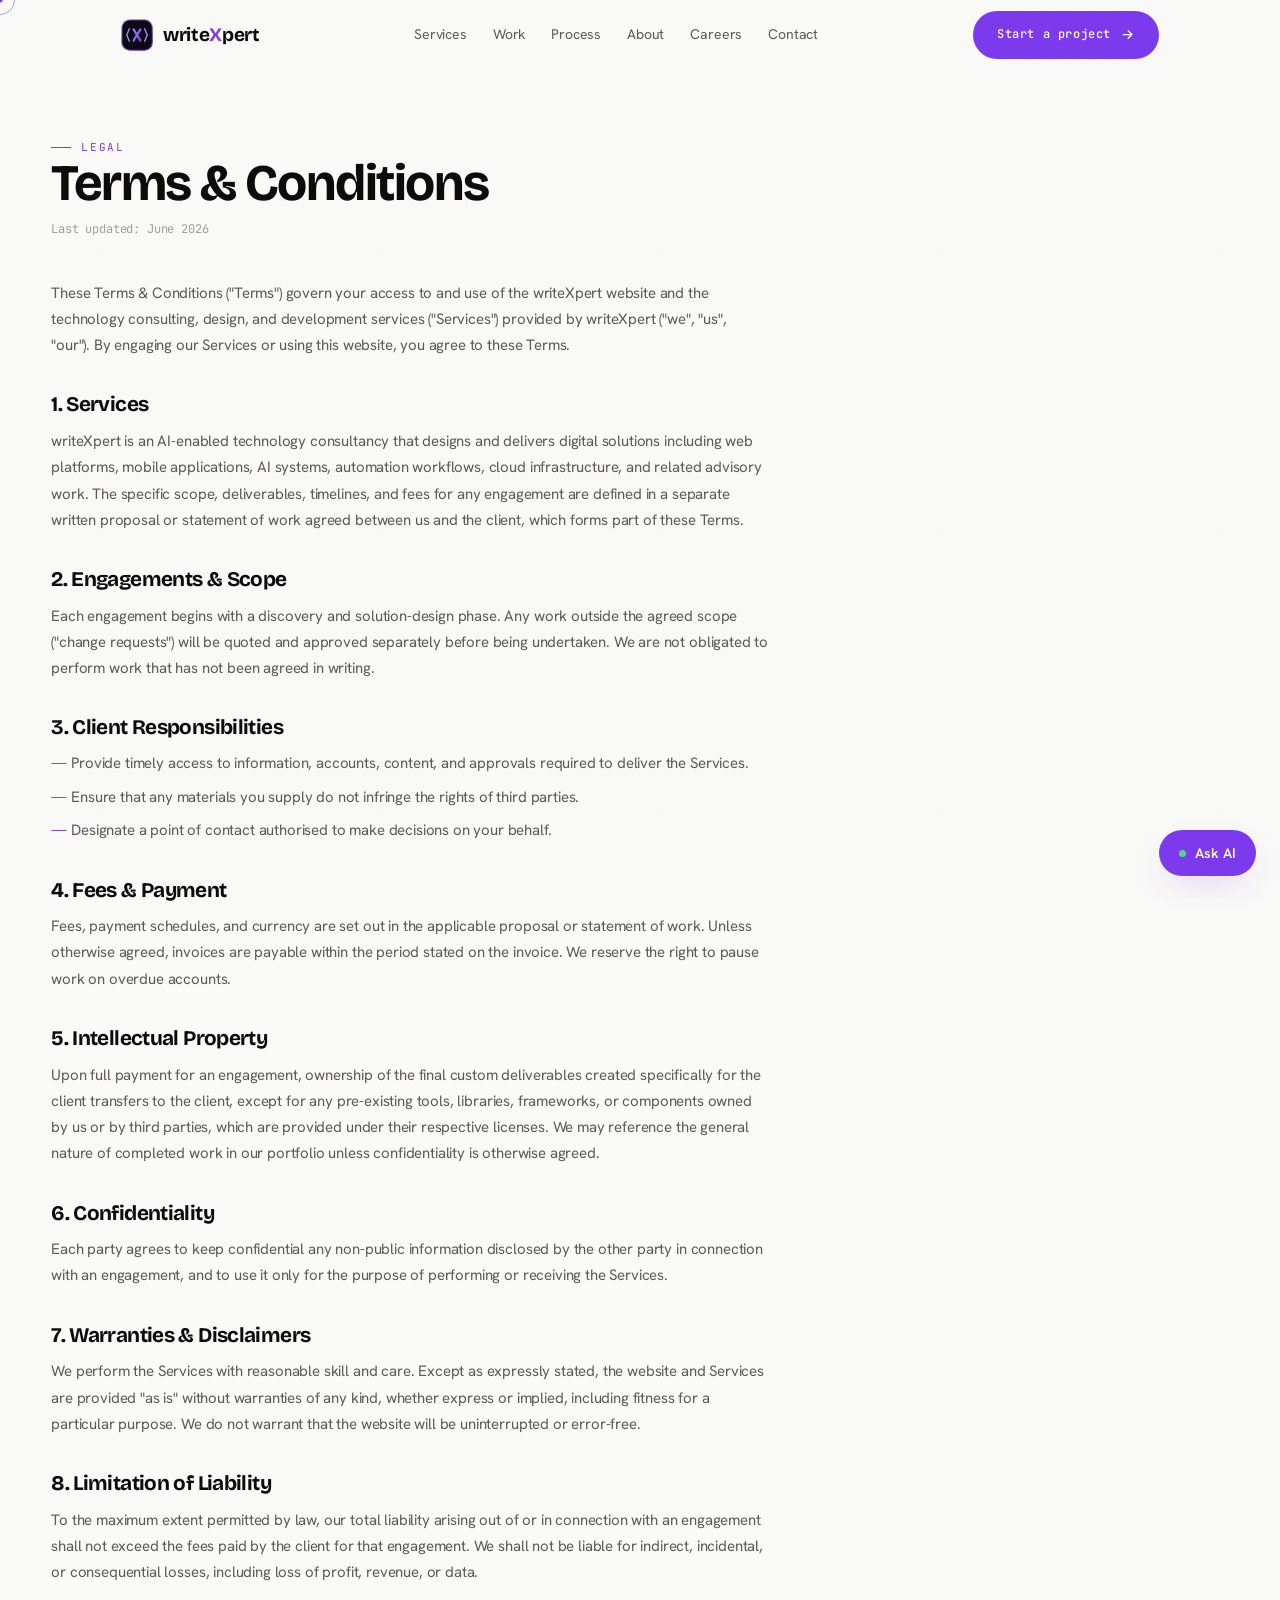
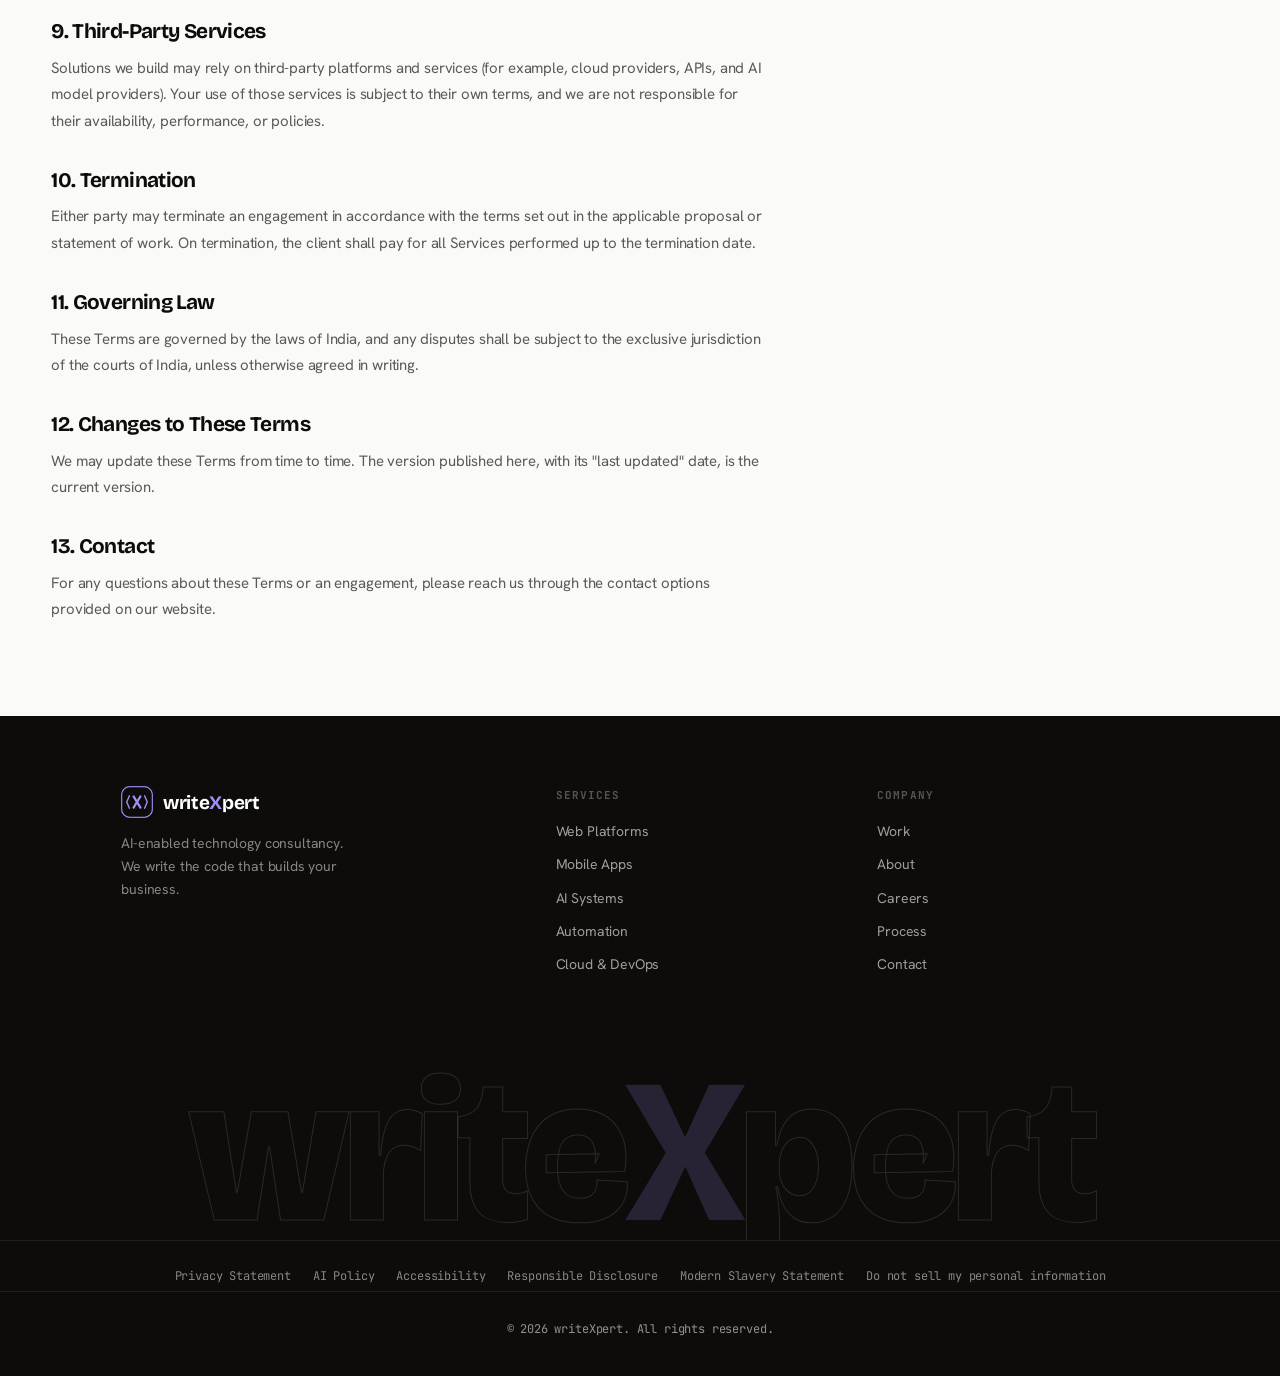
<file: terms.html>
<!DOCTYPE html>
<html lang="en">
<head>
<meta charset="UTF-8"/>
<meta name="viewport" content="width=device-width, initial-scale=1"/>
<meta name="theme-color" content="#FAFAF8"/>
<title>Terms &amp; Conditions — writeXpert</title>
<meta name="description" content="Terms and conditions for writeXpert technology consulting and development services."/>
<meta name="robots" content="noindex"/>
<link rel="icon" href="/favicon.svg" type="image/svg+xml"/>
<link rel="apple-touch-icon" href="/apple-touch-icon.png"/>
<link rel="preconnect" href="https://fonts.googleapis.com"/>
<link rel="preconnect" href="https://fonts.gstatic.com" crossorigin/>
<style>
/* ============================================================
   writeXpert — Clean Light Design System (v2)
   ============================================================ */

@import url('https://fonts.googleapis.com/css2?family=Bricolage+Grotesque:opsz,wght@12..96,400..800&family=Hanken+Grotesk:wght@400;500;600&family=JetBrains+Mono:wght@400;500&display=swap');

:root {
  /* canvas */
  --bg:        #FAFAF8;
  --bg-2:      #F4F3EF;
  --surface:   #FFFFFF;
  --surface-2: #F0EFE9;
  --line:      rgba(0,0,0,0.08);
  --line-2:    rgba(0,0,0,0.14);

  /* text */
  --text:      #0D0C0A;
  --dim:       #5C5956;
  --faint:     #A39F9A;

  /* brand violet */
  --violet:        #7C3AED;
  --violet-bright: #6D28D9;
  --violet-soft:   #8B5CF6;
  --violet-light:  #EDE9FE;
  --violet-deep:   #4C1D95;
  --glow:          rgba(124,58,237,0.18);

  /* type */
  --display: 'Bricolage Grotesque', sans-serif;
  --body:    'Hanken Grotesk', sans-serif;
  --mono:    'JetBrains Mono', monospace;

  /* layout */
  --maxw: 1140px;
  --pad: clamp(20px, 4vw, 60px);
  --r: 14px;
  --ease: cubic-bezier(0.16, 1, 0.3, 1);
}

* { margin: 0; padding: 0; box-sizing: border-box; }
html { scroll-behavior: smooth; -webkit-text-size-adjust: 100%; }
body {
  background: var(--bg);
  color: var(--text);
  font-family: var(--body);
  font-size: 16px;
  line-height: 1.65;
  letter-spacing: -0.01em;
  overflow-x: hidden;
  -webkit-font-smoothing: antialiased;
}
a { color: inherit; text-decoration: none; }
img { max-width: 100%; display: block; }
ul { list-style: none; }
button { font-family: inherit; cursor: pointer; border: none; background: none; }
::selection { background: var(--violet); color: #fff; }

/* ---------- layout ---------- */
.wrap { max-width: var(--maxw); margin: 0 auto; padding-left: var(--pad); padding-right: var(--pad); }
.section { padding: clamp(64px, 9vw, 120px) 0; position: relative; }

.eyebrow {
  font-family: var(--mono);
  font-size: 11px;
  letter-spacing: 0.16em;
  text-transform: uppercase;
  color: var(--violet);
  display: inline-flex;
  align-items: center;
  gap: 10px;
}
.eyebrow::before { content: ""; width: 20px; height: 1px; background: var(--violet); }

/* ---------- typography ---------- */
h1,h2,h3,h4 { font-family: var(--display); font-weight: 700; line-height: 1.04; letter-spacing: -0.03em; }
.h1 { font-size: clamp(2.4rem, 6.5vw, 4.8rem); }
.h2 { font-size: clamp(1.8rem, 4vw, 3rem); }
.h3 { font-size: clamp(1.15rem, 2vw, 1.5rem); }
.lead { font-size: clamp(1rem, 1.5vw, 1.18rem); color: var(--dim); max-width: 56ch; line-height: 1.7; }
.grad-text {
  background: linear-gradient(110deg, var(--violet-bright) 0%, var(--violet-soft) 60%, var(--violet-deep) 100%);
  -webkit-background-clip: text; background-clip: text; color: transparent;
}

/* ---------- buttons ---------- */
.btn {
  display: inline-flex; align-items: center; gap: 9px;
  padding: 14px 24px; border-radius: 100px;
  font-family: var(--mono); font-size: 12px;
  letter-spacing: 0.05em; font-weight: 500;
  transition: transform .35s var(--ease), box-shadow .35s var(--ease), background .25s;
  will-change: transform;
}
.btn svg { width: 15px; height: 15px; transition: transform .3s var(--ease); }
.btn-primary {
  background: var(--violet); color: #fff;
  box-shadow: 0 0 0 0 var(--glow);
}
.btn-primary:hover { box-shadow: 0 10px 32px -6px var(--glow); background: var(--violet-bright); }
.btn-primary:hover svg { transform: translateX(3px); }
.btn-ghost {
  border: 1.5px solid var(--line-2); color: var(--text);
  background: transparent;
}
.btn-ghost:hover { border-color: var(--violet); color: var(--violet); background: var(--violet-light); }

/* ---------- navbar ---------- */
.nav {
  position: fixed; top: 0; left: 0; right: 0; z-index: 100;
  transition: background .4s, border-color .4s, backdrop-filter .4s;
  border-bottom: 1px solid transparent;
}
.nav.scrolled {
  background: rgba(250,250,248,0.88);
  backdrop-filter: blur(18px) saturate(120%);
  border-bottom: 1px solid var(--line);
}
.nav-inner { display: flex; align-items: center; justify-content: space-between; height: 70px; }
.nav-links { display: flex; align-items: center; gap: 30px; }
.nav-links a { font-size: 14px; color: var(--dim); transition: color .2s; position: relative; }
.nav-links a:hover { color: var(--text); }
.nav-right { display: flex; align-items: center; gap: 16px; }
.nav-toggle { display: none; width: 26px; height: 16px; position: relative; }
.nav-toggle span { position: absolute; left: 0; width: 100%; height: 2px; background: var(--text); transition: .3s var(--ease); border-radius: 2px; }
.nav-toggle span:nth-child(1){ top: 0; }
.nav-toggle span:nth-child(2){ top: 7px; }
.nav-toggle span:nth-child(3){ top: 14px; }
body.menu-open .nav-toggle span:nth-child(1){ top: 7px; transform: rotate(45deg); }
body.menu-open .nav-toggle span:nth-child(2){ opacity: 0; }
body.menu-open .nav-toggle span:nth-child(3){ top: 7px; transform: rotate(-45deg); }

/* logo */
.logo { display: flex; align-items: center; gap: 10px; }
.logo .mark { width: 32px; height: 32px; flex: none; }
.logo .word { font-family: var(--display); font-weight: 700; font-size: 19px; letter-spacing: -0.02em; color: var(--text); }
.logo .word b { color: var(--violet); font-weight: 700; }

/* ---------- hero ---------- */
.hero {
  position: relative; min-height: 92svh; display: flex; align-items: center;
  padding-top: 80px; overflow: hidden;
  background: linear-gradient(160deg, #F5F3FF 0%, var(--bg) 45%, var(--bg-2) 100%);
}
.hero-bg { position: absolute; inset: 0; z-index: 0; }
.hero-grid {
  position: absolute; inset: -2px;
  background-image:
    linear-gradient(rgba(124,58,237,0.06) 1px, transparent 1px),
    linear-gradient(90deg, rgba(124,58,237,0.06) 1px, transparent 1px);
  background-size: 60px 60px;
  mask-image: radial-gradient(ellipse 80% 70% at 20% 30%, #000 20%, transparent 70%);
  -webkit-mask-image: radial-gradient(ellipse 80% 70% at 20% 30%, #000 20%, transparent 70%);
}
.hero-blob {
  position: absolute; width: 700px; height: 700px; border-radius: 50%;
  background: radial-gradient(circle, rgba(124,58,237,0.1), transparent 65%);
  top: -300px; right: -200px; filter: blur(50px);
  animation: bfloat 16s ease-in-out infinite;
}
@keyframes bfloat { 0%,100%{ transform: translateY(0);} 50%{ transform: translateY(30px);} }

.hero-inner { position: relative; z-index: 2; max-width: 860px; }
.hero h1 { margin: 20px 0 22px; }
.hero .lead { font-size: clamp(1.05rem, 1.6vw, 1.22rem); max-width: 52ch; color: var(--dim); }
.hero-cta { display: flex; gap: 12px; margin-top: 34px; flex-wrap: wrap; }
.hero-meta { display: flex; gap: 48px; margin-top: 56px; flex-wrap: wrap; padding-top: 40px; border-top: 1px solid var(--line); }
.hero-meta .num { font-family: var(--display); font-size: 2rem; font-weight: 700; color: var(--text); }
.hero-meta .lbl { font-family: var(--mono); font-size: 10px; letter-spacing: 0.1em; text-transform: uppercase; color: var(--faint); margin-top: 2px; }

/* ---------- marquee ---------- */
.marquee { border-top: 1px solid var(--line); border-bottom: 1px solid var(--line); padding: 22px 0; overflow: hidden; background: var(--surface); }
.marquee-track { display: flex; gap: 56px; white-space: nowrap; width: max-content; animation: scroll 30s linear infinite; }
.marquee:hover .marquee-track { animation-play-state: paused; }
.marquee-track span { font-family: var(--mono); font-size: 12px; color: var(--faint); letter-spacing: 0.08em; display: inline-flex; align-items: center; gap: 10px; }
.marquee-track span::before { content: "◇"; color: var(--violet); font-size: 9px; }
@keyframes scroll { to { transform: translateX(-50%); } }

/* ---------- section head ---------- */
.shead { max-width: 600px; margin-bottom: 56px; }
.shead h2 { margin: 16px 0 16px; }
.shead.center { margin-left: auto; margin-right: auto; text-align: center; }
.shead.center .eyebrow { justify-content: center; }

/* ---------- service cards ---------- */
.cards { display: grid; grid-template-columns: repeat(3, 1fr); gap: 14px; }
.card {
  position: relative; padding: 30px 26px; border-radius: var(--r);
  border: 1.5px solid var(--line); background: var(--surface);
  overflow: hidden; transition: border-color .3s var(--ease), transform .3s var(--ease), box-shadow .3s var(--ease);
  display: flex; flex-direction: column;
}
.card:hover { border-color: var(--violet); transform: translateY(-3px); box-shadow: 0 12px 40px -10px var(--glow); }
.card .ico { width: 42px; height: 42px; border-radius: 10px; display: grid; place-items: center; background: var(--violet-light); color: var(--violet); margin-bottom: 18px; flex: none; }
.card .ico svg { width: 20px; height: 20px; }
.card h3 { font-size: 1.12rem; margin-bottom: 9px; }
.card p { color: var(--dim); font-size: 14px; line-height: 1.6; }
.card .idx { position: absolute; top: 22px; right: 22px; font-family: var(--mono); font-size: 11px; color: var(--faint); }

/* ---------- process ---------- */
.steps { display: grid; grid-template-columns: repeat(5, 1fr); gap: 0; position: relative; }
.step { padding: 0 18px; position: relative; }
.step:not(:last-child)::after {
  content: ""; position: absolute; top: 21px; left: calc(50% + 22px);
  width: calc(100% - 22px); height: 1px;
  background: linear-gradient(90deg, var(--line-2), var(--line));
}
.step .dot {
  width: 42px; height: 42px; border-radius: 50%;
  border: 1.5px solid var(--violet); display: grid; place-items: center;
  font-family: var(--mono); font-size: 12px; color: var(--violet);
  background: var(--surface); position: relative; z-index: 1; margin-bottom: 20px;
}
.step h4 { font-size: 0.95rem; margin-bottom: 7px; }
.step p { font-size: 13px; color: var(--dim); line-height: 1.5; }

/* ---------- work cards ---------- */
.work-grid { display: grid; grid-template-columns: 1fr 1fr; gap: 14px; }
.work-card {
  border-radius: var(--r); border: 1.5px solid var(--line); overflow: hidden;
  background: var(--surface); padding: 34px 30px; min-height: 290px;
  display: flex; flex-direction: column;
  transition: transform .4s var(--ease), border-color .3s, box-shadow .4s;
}
.work-card:hover { transform: translateY(-4px); border-color: var(--violet); box-shadow: 0 12px 40px -10px var(--glow); }
.work-card .sector { font-family: var(--mono); font-size: 11px; letter-spacing: 0.1em; text-transform: uppercase; color: var(--violet); }
.work-card h3 { font-size: 1.4rem; margin: 12px 0 10px; max-width: 22ch; }
.work-card p { color: var(--dim); font-size: 14px; margin-bottom: auto; }
.work-card .metrics { display: flex; gap: 32px; margin-top: 28px; padding-top: 22px; border-top: 1px solid var(--line); flex-wrap: wrap; }
.work-card .metrics .num { font-family: var(--display); font-size: 1.6rem; font-weight: 700; color: var(--text); }
.work-card .metrics .lbl { font-family: var(--mono); font-size: 10px; color: var(--faint); text-transform: uppercase; letter-spacing: 0.08em; }

/* ---------- why us ---------- */
.why-grid { display: grid; grid-template-columns: repeat(3,1fr); gap: 1px; background: var(--line); border: 1.5px solid var(--line); border-radius: var(--r); overflow: hidden; }
.why-item { background: var(--surface); padding: 32px 28px; transition: background .3s; }
.why-item:hover { background: var(--bg-2); }
.why-item .n { font-family: var(--mono); font-size: 11px; color: var(--violet); }
.why-item h4 { font-size: 1.05rem; margin: 13px 0 8px; }
.why-item p { color: var(--dim); font-size: 14px; line-height: 1.55; }

/* ---------- about ---------- */
.about { display: grid; grid-template-columns: 1.1fr 0.9fr; gap: 60px; align-items: start; }
.about .lead { margin: 18px 0; font-size: 1.1rem; color: var(--text); }
.about p.muted { margin-bottom: 16px; font-size: 15px; color: var(--dim); }
.about-panel { border: 1.5px solid var(--line); border-radius: var(--r); padding: 30px; background: var(--bg-2); }
.about-panel .row { display: flex; justify-content: space-between; padding: 14px 0; border-bottom: 1px solid var(--line); gap: 16px; }
.about-panel .row:last-child { border-bottom: none; }
.about-panel .row .k { font-family: var(--mono); font-size: 11px; color: var(--faint); text-transform: uppercase; letter-spacing: 0.08em; white-space: nowrap; }
.about-panel .row .v { font-weight: 600; font-size: 14px; text-align: right; }

/* ---------- testimonials ---------- */
.tgrid { display: grid; grid-template-columns: repeat(3,1fr); gap: 14px; }
.tcard { border: 1.5px solid var(--line); border-radius: var(--r); padding: 28px; background: var(--surface); transition: box-shadow .3s; }
.tcard:hover { box-shadow: 0 8px 30px -8px var(--glow); border-color: var(--violet); }
.tcard .quote { font-size: 15px; color: var(--dim); line-height: 1.7; margin-bottom: 22px; font-style: italic; }
.tcard .who { display: flex; align-items: center; gap: 12px; }
.tcard .ava { width: 38px; height: 38px; border-radius: 50%; background: var(--violet); display: grid; place-items: center; font-family: var(--display); font-weight: 700; font-size: 14px; color:#fff; flex: none; }
.tcard .who .nm { font-weight: 600; font-size: 14px; }
.tcard .who .rl { font-size: 12px; color: var(--faint); }
.stars { color: var(--violet); font-size: 12px; letter-spacing: 2px; margin-bottom: 16px; }

/* ---------- cta band (dark) ---------- */
.cta-band {
  position: relative; border-radius: 20px; overflow: hidden;
  padding: clamp(44px,7vw,80px); text-align: center;
  background: var(--violet-deep); color: #fff;
}
.cta-band h2 { color: #fff; margin-bottom: 16px; }
.cta-band p { color: rgba(255,255,255,0.72); max-width: 48ch; margin: 0 auto 32px; }
.cta-band .hero-cta { justify-content: center; }
.cta-band .btn-primary { background: #fff; color: var(--violet-deep); }
.cta-band .btn-primary:hover { background: var(--violet-light); color: var(--violet-deep); }
.cta-band .btn-ghost { border-color: rgba(255,255,255,0.3); color: #fff; background: rgba(255,255,255,0.06); }
.cta-band .btn-ghost:hover { background: rgba(255,255,255,0.12); border-color: rgba(255,255,255,0.5); }
.cta-band::before {
  content: ""; position: absolute; inset: 0;
  background: radial-gradient(ellipse 80% 60% at 50% 0%, rgba(139,92,246,0.4), transparent 70%);
}
.cta-band > * { position: relative; z-index: 1; }

/* ---------- contact ---------- */
.contact-grid { display: grid; grid-template-columns: 0.9fr 1.1fr; gap: 50px; }
.contact-methods { display: flex; flex-direction: column; gap: 12px; }
.cmethod { display: flex; gap: 14px; align-items: flex-start; padding: 20px; border: 1.5px solid var(--line); border-radius: 12px; background: var(--surface); transition: border-color .3s, transform .3s; }
.cmethod:hover { border-color: var(--violet); transform: translateX(3px); }
.cmethod .ci { width: 38px; height: 38px; border-radius: 9px; background: var(--violet-light); color: var(--violet); display: grid; place-items: center; flex: none; }
.cmethod .ci svg { width: 18px; height: 18px; }
.cmethod h4 { font-family: var(--body); font-weight: 600; font-size: 14px; margin-bottom: 2px; }
.cmethod p { font-size: 12px; color: var(--faint); }
.cmethod .val { color: var(--violet); font-size: 13px; font-family: var(--mono); margin-top: 5px; display: inline-block; }

.form { border: 1.5px solid var(--line); border-radius: var(--r); padding: 30px; background: var(--surface); }
.field { margin-bottom: 16px; }
.field label { display: block; font-family: var(--mono); font-size: 11px; letter-spacing: 0.06em; text-transform: uppercase; color: var(--faint); margin-bottom: 7px; }
.field input, .field textarea, .field select {
  width: 100%; background: var(--bg); border: 1.5px solid var(--line); border-radius: 9px;
  padding: 12px 14px; color: var(--text); font-family: var(--body); font-size: 14px; transition: border-color .2s;
}
.field input:focus, .field textarea:focus, .field select:focus { outline: none; border-color: var(--violet); background: #fff; }
.field textarea { resize: vertical; min-height: 100px; }
.field-row { display: grid; grid-template-columns: 1fr 1fr; gap: 12px; }
.form .btn { width: 100%; justify-content: center; margin-top: 6px; }

/* ---------- footer (dark) ---------- */
.footer { background: #0D0C0A; color: rgba(255,255,255,0.7); padding: 70px 0 36px; }
.footer-top { display: grid; grid-template-columns: 1.4fr 1fr 1fr; gap: 40px; margin-bottom: 50px; }
.footer h5 { font-family: var(--mono); font-size: 11px; letter-spacing: 0.1em; text-transform: uppercase; color: rgba(255,255,255,0.3); margin-bottom: 16px; }
.footer-col a, .footer-col p { display: block; color: rgba(255,255,255,0.55); font-size: 14px; margin-bottom: 10px; transition: color .2s; }
.footer-col a:hover { color: rgba(255,255,255,0.9); }
.footer-brand p { color: rgba(255,255,255,0.5); font-size: 14px; max-width: 30ch; margin: 14px 0; }
.footer .logo .word { color: #fff; }
.footer .logo .word b { color: #A78BFA; }
.footer .mark rect { stroke: #A78BFA; fill: #0D0C0A; }
.footer .mark path { stroke: #A78BFA; }
.footer-bottom { display: flex; justify-content: space-between; padding-top: 28px; border-top: 1px solid rgba(255,255,255,0.08); font-size: 12px; color: rgba(255,255,255,0.3); flex-wrap: wrap; gap: 10px; font-family: var(--mono); }

/* ---------- page hero (inner pages) ---------- */
.page-hero {
  padding: 140px 0 60px; position: relative; overflow: hidden;
  background: linear-gradient(160deg, #F5F3FF 0%, var(--bg) 50%);
}
.page-hero::before {
  content: ""; position: absolute; inset: 0;
  background-image: linear-gradient(rgba(124,58,237,0.06) 1px, transparent 1px), linear-gradient(90deg, rgba(124,58,237,0.06) 1px, transparent 1px);
  background-size: 60px 60px;
  mask-image: radial-gradient(ellipse 80% 80% at 50% 0%, #000 30%, transparent 75%);
  -webkit-mask-image: radial-gradient(ellipse 80% 80% at 50% 0%, #000 30%, transparent 75%);
}
.page-hero > .wrap { position: relative; z-index: 2; }
.page-hero h1 { font-size: clamp(2.2rem, 5.5vw, 3.8rem); margin: 18px 0 18px; max-width: 18ch; }

/* ---------- reveal ---------- */
.reveal { opacity: 0; transform: translateY(22px); transition: opacity .8s var(--ease), transform .8s var(--ease); }
.reveal.in { opacity: 1; transform: none; }
.reveal[data-d="1"]{ transition-delay: .07s;} .reveal[data-d="2"]{ transition-delay: .14s;}
.reveal[data-d="3"]{ transition-delay: .21s;} .reveal[data-d="4"]{ transition-delay: .28s;}
.reveal[data-d="5"]{ transition-delay: .35s;}

/* ---------- custom cursor ---------- */
.cursor-dot, .cursor-ring { position: fixed; top: 0; left: 0; border-radius: 50%; pointer-events: none; z-index: 10000; }
.cursor-dot { width: 5px; height: 5px; background: var(--violet); transform: translate(-50%,-50%); }
.cursor-ring { width: 30px; height: 30px; border: 1.5px solid rgba(124,58,237,0.5); transform: translate(-50%,-50%); transition: width .25s, height .25s; }
.cursor-ring.hover { width: 46px; height: 46px; background: rgba(124,58,237,0.06); }
@media (hover: none) { .cursor-dot, .cursor-ring { display: none; } }

/* ---------- mobile ---------- */
@media (max-width: 900px) {
  .cards, .tgrid, .why-grid { grid-template-columns: 1fr 1fr; }
  .work-grid, .about, .contact-grid { grid-template-columns: 1fr; }
  .field-row { grid-template-columns: 1fr; }
  .steps { grid-template-columns: 1fr 1fr; gap: 28px 12px; }
  .step:not(:last-child)::after { display: none; }
  .footer-top { grid-template-columns: 1fr 1fr; gap: 28px; }
  .nav-links {
    position: fixed; inset: 70px 0 auto 0; flex-direction: column; gap: 0;
    background: rgba(250,250,248,0.97); backdrop-filter: blur(20px);
    padding: 16px var(--pad) 28px; border-bottom: 1px solid var(--line);
    transform: translateY(-120%); transition: transform .4s var(--ease); align-items: flex-start;
  }
  body.menu-open .nav-links { transform: translateY(0); }
  .nav-links a { padding: 14px 0; width: 100%; border-bottom: 1px solid var(--line); font-size: 16px; color: var(--text); }
  .nav-toggle { display: block; }
  .nav-right .btn { display: none; }
  .hero-meta { gap: 24px; }
  .about { gap: 28px; }
}
@media (max-width: 560px) {
  .cards, .tgrid, .why-grid { grid-template-columns: 1fr; }
  .footer-top { grid-template-columns: 1fr; }
  .steps { grid-template-columns: 1fr; }
}
@media (prefers-reduced-motion: reduce) {
  * { animation: none !important; transition: none !important; }
  .reveal { opacity: 1; transform: none; }
}

/* ============================================================
   v4 — creative polish
   ============================================================ */

/* grain texture (subtle warmth on light) */
body::after {
  content: ""; position: fixed; inset: 0; pointer-events: none; z-index: 9998;
  opacity: 0.025; mix-blend-mode: multiply;
  background-image: url("data:image/svg+xml,%3Csvg xmlns='http://www.w3.org/2000/svg' width='140' height='140'%3E%3Cfilter id='n'%3E%3CfeTurbulence type='fractalNoise' baseFrequency='0.8' numOctaves='3'/%3E%3C/filter%3E%3Crect width='100%25' height='100%25' filter='url(%23n)'/%3E%3C/svg%3E");
}

/* scroll progress bar */
.scroll-progress {
  position: fixed; top: 0; left: 0; height: 2px; width: 0%;
  background: linear-gradient(90deg, var(--violet), var(--violet-soft));
  z-index: 200; transition: width .1s linear;
}

/* hero two-column layout */
.hero-layout {
  display: grid; grid-template-columns: 1fr 0.92fr; gap: 40px;
  align-items: center; padding-top: 24px;
}
.hero-left { position: relative; z-index: 2; }
.hero .hero-layout h1 { margin: 18px 0 22px; }
.hero-blob.two {
  width: 480px; height: 480px; top: auto; bottom: -240px; left: -160px; right: auto;
  background: radial-gradient(circle, rgba(139,92,246,0.12), transparent 65%);
  animation-delay: -7s;
}

/* hero visual */
.hero-visual { position: relative; z-index: 2; min-height: 380px; display: flex; align-items: center; justify-content: center; }
.hv-float { position: relative; width: 100%; max-width: 420px; will-change: transform; }

.hv-card {
  background: #fff; border: 1px solid var(--line); border-radius: 16px; overflow: hidden;
  box-shadow: 0 30px 70px -18px rgba(76,29,149,0.22), 0 8px 24px -8px rgba(0,0,0,0.08);
}
.hv-card-top { background: #F4F3EF; padding: 11px 14px; display: flex; align-items: center; gap: 6px; border-bottom: 1px solid var(--line); }
.hv-dot { width: 9px; height: 9px; border-radius: 50%; background: #d4d2cc; }
.hv-dot:nth-child(1){ background:#ff5f57;} .hv-dot:nth-child(2){ background:#febc2e;} .hv-dot:nth-child(3){ background:#28c840;}
.hv-url { margin-left: 8px; font-family: var(--mono); font-size: 10px; color: var(--faint); }
.hv-body { padding: 20px; }
.hv-row { display: flex; justify-content: space-between; align-items: flex-start; margin-bottom: 16px; }
.hv-eyebrow { font-family: var(--mono); font-size: 9px; letter-spacing: 0.1em; text-transform: uppercase; color: var(--faint); }
.hv-big { font-family: var(--display); font-size: 1.35rem; font-weight: 700; margin-top: 2px; }
.hv-badge { display: inline-flex; align-items: center; gap: 6px; font-family: var(--mono); font-size: 11px; color: #16a34a; background: rgba(34,197,94,0.1); padding: 5px 10px; border-radius: 20px; }
.hv-pulse { width: 7px; height: 7px; border-radius: 50%; background: #22c55e; box-shadow: 0 0 0 0 rgba(34,197,94,0.5); animation: pulse 2s infinite; }
@keyframes pulse { 0%{box-shadow:0 0 0 0 rgba(34,197,94,0.5);} 70%{box-shadow:0 0 0 8px rgba(34,197,94,0);} 100%{box-shadow:0 0 0 0 rgba(34,197,94,0);} }
.hv-chart { height: 110px; margin-bottom: 16px; }
.hv-chart svg { width: 100%; height: 100%; }
#hv-line { stroke-dasharray: 600; stroke-dashoffset: 600; }
.hv-float.drawn #hv-line { transition: stroke-dashoffset 2s var(--ease); stroke-dashoffset: 0; }
.hv-kpis { display: grid; grid-template-columns: repeat(3,1fr); gap: 10px; }
.hv-kpi { background: var(--bg); border: 1px solid var(--line); border-radius: 10px; padding: 11px 12px; }
.hv-kpi-v { font-family: var(--display); font-size: 1.05rem; font-weight: 700; }
.hv-kpi-l { font-family: var(--mono); font-size: 9px; color: var(--faint); margin-top: 2px; text-transform: uppercase; letter-spacing: 0.05em; }

/* floating chips */
.hv-chip {
  position: absolute; background: #fff; border: 1px solid var(--line);
  border-radius: 12px; box-shadow: 0 14px 36px -12px rgba(0,0,0,0.18);
  display: flex; align-items: center; gap: 10px; padding: 11px 13px;
}
.hv-chip-deploy { top: -28px; right: -20px; animation: chipfloat 5s ease-in-out infinite; }
.hv-chip-code { bottom: -24px; left: -28px; animation: chipfloat 5s ease-in-out infinite 1.5s; }
.hv-chip-ico { width: 28px; height: 28px; border-radius: 8px; background: rgba(34,197,94,0.12); color: #16a34a; display: grid; place-items: center; font-size: 14px; font-weight: 700; }
.hv-chip-t { font-size: 12px; font-weight: 600; }
.hv-chip-s { font-family: var(--mono); font-size: 10px; color: var(--faint); }
.hv-code-line { font-family: var(--mono); font-size: 12px; color: var(--text); }
.hv-code-line b { color: var(--violet); }
@keyframes chipfloat { 0%,100%{ transform: translateY(0);} 50%{ transform: translateY(-9px);} }

/* hero meta -> 4 cols */
.hero-meta { display: flex; gap: 48px; }

/* richer service cards */
.card { padding-bottom: 54px; }
.card .idx { font-size: 28px; font-family: var(--display); font-weight: 700; color: var(--bg-2); top: 18px; right: 22px; line-height: 1; transition: color .3s; }
.card:hover .idx { color: var(--violet-light); }
.card-arrow {
  position: absolute; bottom: 24px; left: 26px;
  width: 32px; height: 32px; border-radius: 50%; border: 1.5px solid var(--line);
  display: grid; place-items: center; color: var(--violet);
  opacity: 0; transform: translateX(-6px); transition: opacity .3s var(--ease), transform .3s var(--ease), background .3s, border-color .3s;
}
.card-arrow svg { width: 14px; height: 14px; }
.card:hover .card-arrow { opacity: 1; transform: translateX(0); }
.card:hover .card-arrow { background: var(--violet); border-color: var(--violet); color: #fff; }

/* giant footer wordmark */
.footer-mega {
  font-family: var(--display); font-weight: 800;
  font-size: clamp(3.5rem, 16vw, 14rem); line-height: 0.85; letter-spacing: -0.04em;
  color: transparent; -webkit-text-stroke: 1px rgba(255,255,255,0.12);
  text-align: center; padding: 30px 0 0; overflow: hidden; user-select: none;
}
.footer-mega b { color: rgba(167,139,250,0.18); -webkit-text-stroke: 0; }

@media (max-width: 980px) {
  .hero-layout { grid-template-columns: 1fr; gap: 50px; }
  .hero-visual { min-height: 320px; max-width: 420px; }
  .hv-chip-deploy { right: 0; }
  .hv-chip-code { left: 0; }
}
@media (max-width: 600px) {
  .hero-visual { display: none; }
}

/* ============================================================
   v6 — craft showcase (real product designs) + footer fix
   ============================================================ */

/* footer bottom contrast fix */
.footer-bottom { color: rgba(255,255,255,0.55); }
.footer-col a { color: rgba(255,255,255,0.6); }

/* craft section — layered showcase */
.craft-section { overflow: hidden; }
.craft-showcase {
  position: relative; margin-top: 30px;
  min-height: 560px; display: flex; align-items: center; justify-content: center;
}
.craft-deco {
  position: absolute; inset: 0;
  background-image: radial-gradient(circle, var(--line-2) 1px, transparent 1px);
  background-size: 26px 26px;
  mask-image: radial-gradient(ellipse 60% 60% at 50% 50%, #000, transparent 75%);
  -webkit-mask-image: radial-gradient(ellipse 60% 60% at 50% 50%, #000, transparent 75%);
  opacity: 0.5;
}
.craft-cluster { position: relative; width: 100%; max-width: 1000px; height: 540px; }

/* shared device shadow */
.shot { position: absolute; box-shadow: 0 40px 90px -24px rgba(76,29,149,0.28), 0 12px 32px -10px rgba(0,0,0,0.12); transition: transform .5s var(--ease); }

/* --- e-commerce browser (back-left) --- */
.shot-store { width: 580px; left: 0; top: 40px; transform: rotate(-2deg); z-index: 1; border-radius: 14px; overflow: hidden; background: #fff; border: 1px solid var(--line); }
.shot-store:hover { transform: rotate(0) translateY(-6px); z-index: 4; }
.st-chrome { background: #EDEDED; padding: 9px 12px; display: flex; align-items: center; gap: 6px; }
.st-chrome .bc-bar { flex: 1; margin-left: 8px; background: #fff; border-radius: 5px; padding: 4px 10px; font-family: var(--mono); font-size: 10px; color: var(--faint); }
.st-top { display: flex; align-items: center; justify-content: space-between; padding: 14px 18px; border-bottom: 1px solid var(--line); }
.st-brand { font-family: var(--display); font-weight: 800; font-size: 16px; letter-spacing: 0.04em; }
.st-nav { display: flex; gap: 16px; font-size: 11px; color: var(--dim); }
.st-cart { font-size: 13px; position: relative; }
.st-cart::after { content: "3"; position: absolute; top: -6px; right: -8px; background: var(--violet); color: #fff; font-family: var(--mono); font-size: 8px; width: 14px; height: 14px; border-radius: 50%; display: grid; place-items: center; }
.st-banner { margin: 14px 18px; border-radius: 10px; padding: 16px 18px; background: linear-gradient(110deg, var(--violet), var(--violet-deep)); color: #fff; display: flex; align-items: center; justify-content: space-between; }
.st-banner-t { font-family: var(--display); font-weight: 700; font-size: 17px; }
.st-banner-s { font-size: 11px; opacity: 0.85; margin-top: 2px; }
.st-banner-btn { font-family: var(--mono); font-size: 10px; background: #fff; color: var(--violet-deep); padding: 7px 12px; border-radius: 20px; font-weight: 600; }
.st-grid { display: grid; grid-template-columns: repeat(3,1fr); gap: 12px; padding: 4px 18px 20px; }
.st-prod { border: 1px solid var(--line); border-radius: 10px; overflow: hidden; }
.st-img { aspect-ratio: 1/1; position: relative; }
.st-img.a { background: linear-gradient(135deg, #f9a8d4, #c084fc); }
.st-img.b { background: linear-gradient(135deg, #a5b4fc, #818cf8); }
.st-img.c { background: linear-gradient(135deg, #fdba74, #fb923c); }
.st-tag { position: absolute; top: 8px; left: 8px; font-family: var(--mono); font-size: 8px; background: rgba(255,255,255,0.9); padding: 3px 6px; border-radius: 5px; font-weight: 600; }
.st-info { padding: 9px 10px; }
.st-name { font-size: 11px; font-weight: 600; }
.st-price { display: flex; align-items: center; justify-content: space-between; margin-top: 4px; }
.st-price b { font-family: var(--display); font-size: 13px; }
.st-add { width: 22px; height: 22px; border-radius: 7px; background: var(--violet); color: #fff; display: grid; place-items: center; font-size: 13px; }

/* --- food delivery phone (front-center) --- */
.shot-food { width: 264px; right: 40px; top: 0; z-index: 3; }
.shot-food:hover { transform: translateY(-8px); z-index: 4; }
.food-phone { width: 100%; aspect-ratio: 9/19; border-radius: 38px; background: #111; padding: 11px 8px; border: 6px solid #1c1c1e; box-shadow: 0 40px 90px -24px rgba(0,0,0,0.4); }
.food-notch { width: 56px; height: 12px; background: #111; border-radius: 0 0 10px 10px; margin: 0 auto 8px; }
.food-screen { background: #fff; border-radius: 26px; height: calc(100% - 20px); overflow: hidden; display: flex; flex-direction: column; }
.food-head { padding: 13px 14px 10px; }
.food-loc { font-family: var(--mono); font-size: 8px; color: var(--faint); letter-spacing: 0.08em; text-transform: uppercase; }
.food-loc-v { font-size: 13px; font-weight: 700; margin-top: 1px; }
.food-search { margin-top: 10px; background: var(--bg-2); border-radius: 9px; padding: 8px 11px; font-size: 10px; color: var(--faint); display: flex; align-items: center; gap: 6px; }
.food-promo { margin: 4px 14px 12px; border-radius: 12px; background: linear-gradient(120deg, #fb923c, #ef4444); color: #fff; padding: 13px 14px; }
.food-promo-t { font-family: var(--display); font-weight: 700; font-size: 15px; }
.food-promo-s { font-size: 10px; opacity: 0.9; margin-top: 2px; }
.food-sec { font-size: 11px; font-weight: 700; padding: 0 14px 8px; }
.food-list { flex: 1; padding: 0 14px; display: flex; flex-direction: column; gap: 9px; overflow: hidden; }
.food-item { display: flex; gap: 10px; align-items: center; }
.food-thumb { width: 48px; height: 48px; border-radius: 11px; flex: none; display: grid; place-items: center; font-size: 22px; }
.food-thumb.a { background: linear-gradient(135deg, #fde68a, #fbbf24); }
.food-thumb.b { background: linear-gradient(135deg, #fecaca, #f87171); }
.food-thumb.c { background: linear-gradient(135deg, #bbf7d0, #4ade80); }
.food-meta { flex: 1; min-width: 0; }
.food-name { font-size: 11px; font-weight: 700; }
.food-sub { font-family: var(--mono); font-size: 8px; color: var(--faint); margin-top: 2px; }
.food-rating { display: inline-flex; align-items: center; gap: 3px; font-size: 9px; font-weight: 700; color: #16a34a; background: rgba(34,197,94,0.1); padding: 2px 6px; border-radius: 6px; margin-top: 5px; }
.food-price { font-family: var(--display); font-size: 12px; font-weight: 700; }
.food-nav { display: flex; justify-content: space-around; padding: 9px 0 6px; border-top: 1px solid var(--line); margin-top: 6px; }
.food-nav span { font-family: var(--mono); font-size: 8px; color: var(--faint); }
.food-nav span.on { color: #ef4444; font-weight: 700; }

/* --- floating accent chips --- */
.craft-chip {
  position: absolute; background: #fff; border: 1px solid var(--line);
  border-radius: 14px; box-shadow: 0 18px 44px -14px rgba(0,0,0,0.2);
  padding: 12px 15px; z-index: 5; display: flex; align-items: center; gap: 11px;
}
.craft-chip-order { top: -26px; right: 70px; animation: chipfloat 5s ease-in-out infinite; }
.craft-chip-rating { bottom: 40px; left: 20px; animation: chipfloat 5.5s ease-in-out infinite 1.2s; }
.cc-ico { width: 34px; height: 34px; border-radius: 10px; display: grid; place-items: center; font-size: 16px; flex: none; }
.cc-ico.green { background: rgba(34,197,94,0.12); }
.cc-ico.violet { background: var(--violet-light); }
.cc-t { font-size: 12px; font-weight: 700; }
.cc-s { font-family: var(--mono); font-size: 10px; color: var(--faint); margin-top: 1px; }

/* craft responsive: stack cleanly */
@media (max-width: 860px) {
  .craft-showcase { min-height: 0; }
  .craft-cluster { height: auto; display: flex; flex-direction: column; align-items: center; gap: 28px; max-width: 420px; }
  .shot { position: relative; transform: none !important; left: auto; right: auto; top: auto; }
  .shot-store { width: 100%; }
  .shot-food { width: 240px; }
  .craft-chip { display: none; }
  .craft-deco { display: none; }
}

/* v8 — footer center, remove phone, legal page */
.footer-bottom { justify-content: center; text-align: center; }
.legal { padding: 130px 0 80px; max-width: 820px; }
.legal h1 { font-size: clamp(2rem, 5vw, 3.2rem); margin-bottom: 10px; }
.legal .updated { font-family: var(--mono); font-size: 12px; color: var(--faint); margin-bottom: 40px; }
.legal h2 { font-size: 1.3rem; margin: 36px 0 12px; }
.legal p { color: var(--dim); margin-bottom: 14px; font-size: 15px; line-height: 1.75; }
.legal ul.bullets { margin: 0 0 14px 0; padding: 0; }
.legal ul.bullets li { color: var(--dim); font-size: 15px; line-height: 1.7; padding-left: 20px; position: relative; margin-bottom: 8px; }
.legal ul.bullets li::before { content: "—"; position: absolute; left: 0; color: var(--violet); }

/* ============================================================
   v9 — bento work showcase, careers page, modern elements
   ============================================================ */

/* nav: allow 6 items */
.nav-links { gap: 26px; }

/* ---------- WORK BENTO ---------- */
.bento { display: grid; grid-template-columns: repeat(3, 1fr); gap: 16px; }
.bento-card {
  position: relative; border: 1px solid var(--line); border-radius: 22px;
  background: linear-gradient(180deg, #fff, var(--bg-2));
  overflow: hidden; padding: 32px 30px; min-height: 400px;
  display: flex; flex-direction: column;
  transition: transform .4s var(--ease), box-shadow .4s var(--ease), border-color .3s;
}
.bento-card:hover { transform: translateY(-5px); border-color: var(--violet); box-shadow: 0 26px 60px -20px var(--glow); }
.bento-card.wide { grid-column: span 2; }
.bento-tag { font-family: var(--mono); font-size: 11px; letter-spacing: 0.1em; text-transform: uppercase; color: var(--violet); margin-bottom: 12px; }
.bento-card h3 { font-size: 1.4rem; line-height: 1.1; margin-bottom: 8px; max-width: 18ch; }
.bento-card .bento-sub { font-size: 14px; color: var(--dim); }
.bento-visual { margin-top: auto; padding-top: 24px; position: relative; }
.bento-particles {
  position: absolute; inset: 0; pointer-events: none;
  background-image: radial-gradient(circle, rgba(124,58,237,0.4) 1px, transparent 1px);
  background-size: 14px 14px;
  -webkit-mask-image: radial-gradient(ellipse 70% 80% at 80% 20%, #000, transparent 70%);
  mask-image: radial-gradient(ellipse 70% 80% at 80% 20%, #000, transparent 70%);
  opacity: 0.5;
}

/* agentic commerce mini */
.ac-chat { display: flex; flex-direction: column; gap: 8px; }
.ac-bubble { font-size: 12px; padding: 9px 12px; border-radius: 12px; max-width: 85%; line-height: 1.45; }
.ac-bubble.user { align-self: flex-end; background: var(--violet); color: #fff; border-bottom-right-radius: 3px; }
.ac-bubble.bot { align-self: flex-start; background: #fff; border: 1px solid var(--line); border-bottom-left-radius: 3px; }
.ac-products { display: grid; grid-template-columns: 1fr 1fr; gap: 8px; margin-top: 4px; }
.ac-prod { background: #fff; border: 1px solid var(--line); border-radius: 10px; padding: 10px; }
.ac-prod-img { aspect-ratio: 1.3/1; border-radius: 7px; margin-bottom: 7px; }
.ac-prod-img.a { background: linear-gradient(135deg, #93c5fd, #3b82f6); }
.ac-prod-img.b { background: linear-gradient(135deg, #1e293b, #334155); }
.ac-prod-n { font-size: 11px; font-weight: 600; }
.ac-prod-p { font-family: var(--display); font-size: 12px; font-weight: 700; }
.ac-buy { margin-top: 8px; background: var(--violet-light); color: var(--violet); text-align: center; padding: 9px; border-radius: 9px; font-size: 12px; font-weight: 600; }

/* payment card visual */
.pay-card {
  aspect-ratio: 1.6/1; border-radius: 16px; padding: 18px; position: relative; overflow: hidden;
  background: linear-gradient(125deg, #c084fc, #818cf8 45%, #fb923c);
  box-shadow: 0 20px 40px -14px rgba(124,58,237,0.4);
  display: flex; flex-direction: column; justify-content: space-between;
  transform: rotate(-4deg); transition: transform .4s var(--ease);
}
.bento-card:hover .pay-card { transform: rotate(0); }
.pay-card::after { content: ""; position: absolute; inset: 0; background: linear-gradient(110deg, transparent 30%, rgba(255,255,255,0.35) 50%, transparent 70%); }
.pay-chip { width: 36px; height: 26px; border-radius: 6px; background: linear-gradient(135deg, #fde68a, #f59e0b); position: relative; z-index: 1; }
.pay-wave { position: absolute; top: 20px; left: 60px; color: rgba(255,255,255,0.9); font-size: 16px; z-index: 1; }
.pay-bottom { display: flex; justify-content: space-between; align-items: flex-end; position: relative; z-index: 1; }
.pay-num { font-family: var(--mono); font-size: 12px; color: rgba(255,255,255,0.95); letter-spacing: 0.1em; }
.pay-visa { font-family: var(--display); font-weight: 800; font-size: 17px; font-style: italic; color: #fff; }

/* data / globe arc viz */
.arc-viz { height: 150px; position: relative; }
.arc-viz svg { width: 100%; height: 100%; overflow: visible; }

/* analytics mini */
.an-chart { display: flex; align-items: flex-end; gap: 6px; height: 90px; }
.an-bar { flex: 1; border-radius: 4px 4px 0 0; background: var(--violet-light); }
.an-bar.hi { background: var(--violet); }
.an-row { display: flex; justify-content: space-between; margin-bottom: 12px; }
.an-kpi { font-family: var(--display); font-size: 1.4rem; font-weight: 700; }
.an-kpi-l { font-family: var(--mono); font-size: 10px; color: var(--faint); text-transform: uppercase; }

/* mobile mini */
.mob-mini { width: 130px; margin: 0 auto; border-radius: 22px; background: #111; padding: 7px 5px; border: 4px solid #1c1c1e; }
.mob-screen { background: var(--bg); border-radius: 16px; padding: 9px; }
.mob-bar { height: 7px; border-radius: 4px; background: var(--violet); margin-bottom: 6px; }
.mob-bar.s { width: 60%; background: var(--line-2); }
.mob-thumb { aspect-ratio: 16/9; border-radius: 8px; background: linear-gradient(135deg, #f9a8d4, #c084fc); margin-bottom: 8px; }
.mob-line { height: 6px; border-radius: 3px; background: var(--line-2); margin-bottom: 5px; }
.mob-line.s { width: 70%; }

/* automation flow mini */
.flow { display: flex; align-items: center; gap: 8px; flex-wrap: wrap; }
.flow-node { background: #fff; border: 1px solid var(--line); border-radius: 9px; padding: 9px 12px; font-size: 11px; font-weight: 600; display: flex; align-items: center; gap: 6px; }
.flow-node .d { width: 7px; height: 7px; border-radius: 50%; background: var(--violet); }
.flow-arrow { color: var(--violet); font-size: 14px; }

@media (max-width: 880px) {
  .bento { grid-template-columns: 1fr 1fr; }
  .bento-card.wide { grid-column: span 2; }
}
@media (max-width: 560px) {
  .bento { grid-template-columns: 1fr; }
  .bento-card.wide { grid-column: span 1; }
  .bento-card { min-height: 340px; }
}

/* ---------- CAREERS ---------- */
.careers-hero { padding: 130px 0 70px; position: relative; overflow: hidden; background: linear-gradient(160deg, #F5F3FF, var(--bg) 55%); }
.careers-hero::before { content: ""; position: absolute; inset: 0; background-image: linear-gradient(rgba(124,58,237,0.05) 1px, transparent 1px), linear-gradient(90deg, rgba(124,58,237,0.05) 1px, transparent 1px); background-size: 60px 60px; -webkit-mask-image: radial-gradient(ellipse 70% 70% at 30% 30%, #000, transparent 70%); mask-image: radial-gradient(ellipse 70% 70% at 30% 30%, #000, transparent 70%); }
.careers-layout { display: grid; grid-template-columns: 1fr 0.95fr; gap: 50px; align-items: center; position: relative; z-index: 2; }
.careers-hero h1 { font-size: clamp(2.6rem, 6.5vw, 5rem); line-height: 0.98; margin: 18px 0 22px; }
.careers-hero .lead { font-size: 1.15rem; }
.careers-hero .hero-cta { margin-top: 32px; }

/* team mosaic */
.mosaic { display: grid; grid-template-columns: repeat(3, 1fr); gap: 12px; }
.mtile { border-radius: 16px; aspect-ratio: 3/4; position: relative; overflow: hidden; display: flex; align-items: flex-end; padding: 14px; color: #fff; }
.mtile span { position: relative; z-index: 1; font-family: var(--mono); font-size: 11px; letter-spacing: 0.06em; text-transform: uppercase; font-weight: 500; }
.mtile::after { content: ""; position: absolute; inset: 0; background: linear-gradient(180deg, transparent 40%, rgba(0,0,0,0.4)); }
.mtile.t1 { background: linear-gradient(135deg, #8b5cf6, #6d28d9); }
.mtile.t2 { background: linear-gradient(135deg, #f9a8d4, #c084fc); margin-top: 28px; }
.mtile.t3 { background: linear-gradient(135deg, #fdba74, #fb923c); }
.mtile.t4 { background: linear-gradient(135deg, #a5b4fc, #6366f1); margin-top: -16px; }
.mtile.t5 { background: linear-gradient(135deg, #6ee7b7, #10b981); }
.mtile.t6 { background: linear-gradient(135deg, #c4b5fd, #8b5cf6); margin-top: 28px; }

/* values grid */
.values { display: grid; grid-template-columns: repeat(3, 1fr); gap: 16px; }
.value-card { border: 1px solid var(--line); border-radius: 16px; padding: 28px; background: #fff; }
.value-card .vico { width: 44px; height: 44px; border-radius: 11px; background: var(--violet-light); color: var(--violet); display: grid; place-items: center; margin-bottom: 16px; font-size: 20px; }
.value-card h4 { font-size: 1.1rem; margin-bottom: 8px; }
.value-card p { font-size: 14px; color: var(--dim); line-height: 1.55; }

/* roles list */
.roles { border-top: 1px solid var(--line); }
.role {
  display: flex; align-items: center; justify-content: space-between; gap: 20px;
  padding: 26px 4px; border-bottom: 1px solid var(--line);
  transition: padding-left .3s var(--ease), background .3s;
}
.role:hover { padding-left: 16px; background: linear-gradient(90deg, var(--violet-light), transparent); }
.role-info h4 { font-size: 1.25rem; margin-bottom: 5px; }
.role-meta { display: flex; gap: 14px; flex-wrap: wrap; }
.role-meta span { font-family: var(--mono); font-size: 11px; color: var(--faint); display: inline-flex; align-items: center; gap: 5px; }
.role-meta span::before { content: "●"; color: var(--violet); font-size: 7px; }
.role-apply { flex: none; display: inline-flex; align-items: center; gap: 8px; font-family: var(--mono); font-size: 12px; font-weight: 500; color: var(--violet); border: 1.5px solid var(--line-2); padding: 10px 18px; border-radius: 100px; transition: all .3s; }
.role:hover .role-apply { background: var(--violet); color: #fff; border-color: var(--violet); }

@media (max-width: 880px) {
  .careers-layout { grid-template-columns: 1fr; gap: 40px; }
  .values { grid-template-columns: 1fr; }
  .role { flex-direction: column; align-items: flex-start; }
}

/* v10 — original bento visuals (cloud arch, scheduling) */
.arch { display: flex; flex-direction: column; align-items: center; gap: 9px; }
.arch-node { background: #fff; border: 1px solid var(--line); border-radius: 9px; padding: 8px 14px; font-size: 11px; font-weight: 600; display: inline-flex; align-items: center; gap: 7px; }
.arch-node .ad { width: 7px; height: 7px; border-radius: 50%; background: var(--violet); }
.arch-node.live .ad { background: #22c55e; box-shadow: 0 0 0 0 rgba(34,197,94,0.5); animation: pulse 2s infinite; }
.arch-row { display: flex; gap: 8px; }
.arch-conn { width: 1.5px; height: 12px; background: linear-gradient(var(--violet), var(--line)); }
.arch-scale { font-family: var(--mono); font-size: 9px; color: var(--faint); margin-top: 2px; }

.cal { background: #fff; border: 1px solid var(--line); border-radius: 12px; padding: 14px; }
.cal-head { display: grid; grid-template-columns: repeat(5,1fr); gap: 6px; margin-bottom: 8px; }
.cal-head span { font-family: var(--mono); font-size: 9px; color: var(--faint); text-align: center; text-transform: uppercase; }
.cal-grid { display: grid; grid-template-columns: repeat(5,1fr); gap: 6px; }
.cal-slot { height: 16px; border-radius: 4px; background: var(--bg-2); }
.cal-slot.soft { background: var(--violet-light); }
.cal-slot.booked { background: var(--violet); position: relative; }
.cal-tag { display: inline-flex; align-items: center; gap: 6px; margin-top: 12px; font-family: var(--mono); font-size: 10px; color: var(--violet); }
.cal-tag .cd { width: 6px; height: 6px; border-radius: 50%; background: var(--violet); }

/* ============================================================
   v11 — ray-burst, partner ecosystem, AI chat, legal footer
   ============================================================ */

/* ---------- interactive ray-burst ---------- */
.ray-section { position: relative; padding: 0; border-top: 1px solid var(--line); border-bottom: 1px solid var(--line); overflow: hidden; transition: background 1.2s ease; }
.ray-wrap { position: relative; min-height: 560px; }
.ray-canvas { position: absolute; inset: 0; width: 100%; height: 100%; }
.ray-head { position: absolute; top: 48px; left: 0; right: 0; text-align: center; z-index: 3; pointer-events: none; padding: 0 20px; }
.ray-head .eyebrow { color: var(--violet); }
.ray-head h2 { font-size: clamp(1.8rem, 4vw, 2.8rem); margin-top: 10px; transition: color 1.2s ease; }
.ray-head p { color: var(--dim); margin-top: 8px; font-size: 1rem; transition: color 1.2s ease; }
.ray-modes { position: absolute; top: 50%; right: 32px; transform: translateY(-50%); z-index: 4; background: rgba(255,255,255,0.7); backdrop-filter: blur(12px); border: 1px solid var(--line); border-radius: 16px; padding: 8px; display: flex; flex-direction: column; gap: 2px; box-shadow: 0 16px 40px -16px rgba(0,0,0,0.16); }
.ray-mode { display: flex; align-items: center; gap: 10px; padding: 10px 16px 10px 12px; border-radius: 10px; font-size: 14px; color: var(--dim); cursor: pointer; transition: background .2s, color .2s; white-space: nowrap; font-family: var(--body); border: none; background: none; text-align: left; }
.ray-mode:hover { background: rgba(124,58,237,0.06); color: var(--text); }
.ray-mode.active { background: var(--violet-light); color: var(--violet-deep); font-weight: 600; }
.ray-mode svg { width: 17px; height: 17px; flex: none; }
.ray-section.dark .ray-head h2 { color: #fff; }
.ray-section.dark .ray-head p { color: rgba(255,255,255,0.7); }
.ray-section.dark .ray-modes { background: rgba(20,18,30,0.6); border-color: rgba(255,255,255,0.12); }
.ray-section.dark .ray-mode { color: rgba(255,255,255,0.65); }
.ray-section.dark .ray-mode:hover { color: #fff; background: rgba(255,255,255,0.08); }
.ray-section.dark .ray-mode.active { background: rgba(167,139,250,0.2); color: #fff; }
@media (max-width: 760px) {
  .ray-modes { position: static; transform: none; flex-direction: row; flex-wrap: wrap; justify-content: center; margin: 0 20px; max-width: 360px; margin-left: auto; margin-right: auto; }
  .ray-wrap { min-height: 640px; display: flex; flex-direction: column; }
  .ray-head { position: static; padding-top: 50px; }
  .ray-canvas { position: absolute; }
  .ray-mode { padding: 8px 12px; font-size: 12px; }
}

/* ---------- partner / tech ecosystem ---------- */
.eco-section { position: relative; overflow: hidden; }
.eco-wrap { position: relative; min-height: 520px; display: flex; align-items: center; justify-content: center; }
.eco-center { text-align: center; max-width: 460px; position: relative; z-index: 3; }
.eco-center h2 { font-size: clamp(2rem, 5vw, 3.2rem); line-height: 1.02; }
.eco-center p { color: var(--dim); margin: 14px 0 26px; }
.eco-logo {
  position: absolute; background: #fff; border: 1px solid var(--line); border-radius: 16px;
  box-shadow: 0 18px 44px -18px rgba(0,0,0,0.14); padding: 16px 22px;
  display: flex; align-items: center; gap: 10px; font-family: var(--display); font-weight: 700; font-size: 15px;
  z-index: 2; transition: transform .4s var(--ease), box-shadow .4s;
}
.eco-logo:hover { transform: translateY(-5px) scale(1.04); box-shadow: 0 24px 50px -18px rgba(124,58,237,0.3); z-index: 5; }
.eco-logo .ed { width: 22px; height: 22px; border-radius: 6px; display: grid; place-items: center; font-size: 13px; color: #fff; flex: none; }
.eco-logo.f1 { top: 8%; left: 16%; animation: chipfloat 6s ease-in-out infinite; }
.eco-logo.f2 { top: 4%; right: 20%; animation: chipfloat 6.5s ease-in-out infinite .8s; }
.eco-logo.f3 { top: 30%; left: 4%; animation: chipfloat 5.5s ease-in-out infinite 1.4s; }
.eco-logo.f4 { top: 28%; right: 5%; animation: chipfloat 6.2s ease-in-out infinite .4s; }
.eco-logo.f5 { bottom: 16%; left: 13%; animation: chipfloat 5.8s ease-in-out infinite 1s; }
.eco-logo.f6 { bottom: 8%; right: 16%; animation: chipfloat 6.4s ease-in-out infinite 1.8s; }
.eco-logo.f7 { bottom: 30%; left: 30%; animation: chipfloat 7s ease-in-out infinite .6s; }
.eco-logo.f8 { bottom: 28%; right: 31%; animation: chipfloat 6.8s ease-in-out infinite 1.2s; }
@media (max-width: 860px) {
  .eco-wrap { min-height: 0; flex-direction: column; }
  .eco-logo { position: static; animation: none !important; }
  .eco-cloud { display: grid; grid-template-columns: repeat(2,1fr); gap: 10px; margin-top: 30px; width: 100%; }
  .eco-logo:hover { transform: none; }
}
.eco-cloud { display: contents; }

/* ---------- AI chat widget ---------- */
.ai-fab {
  position: fixed; bottom: 24px; right: 24px; z-index: 120;
  display: inline-flex; align-items: center; gap: 9px;
  background: var(--violet); color: #fff; border: none; cursor: pointer;
  padding: 14px 20px; border-radius: 100px; font-family: var(--body); font-weight: 600; font-size: 14px;
  box-shadow: 0 14px 34px -8px var(--glow); transition: transform .3s var(--ease), box-shadow .3s;
}
.ai-fab:hover { transform: translateY(-2px) scale(1.03); }
.ai-fab svg { width: 18px; height: 18px; }
.ai-fab .ai-dot { width: 7px; height: 7px; border-radius: 50%; background: #4ade80; box-shadow: 0 0 0 0 rgba(74,222,128,0.6); animation: pulse 2s infinite; }
.ai-panel {
  position: fixed; bottom: 92px; right: 24px; z-index: 121; width: 380px; max-width: calc(100vw - 32px);
  height: 540px; max-height: calc(100vh - 130px); background: #fff; border: 1px solid var(--line);
  border-radius: 20px; box-shadow: 0 30px 70px -18px rgba(0,0,0,0.3); display: none; flex-direction: column; overflow: hidden;
}
.ai-panel.open { display: flex; animation: aiUp .35s var(--ease); }
@keyframes aiUp { from { opacity: 0; transform: translateY(16px); } to { opacity: 1; transform: translateY(0); } }
.ai-top { padding: 16px 18px; border-bottom: 1px solid var(--line); display: flex; align-items: center; gap: 11px; background: linear-gradient(120deg, var(--violet-light), #fff); }
.ai-avatar { width: 34px; height: 34px; border-radius: 10px; background: var(--violet); color: #fff; display: grid; place-items: center; font-weight: 700; font-family: var(--display); }
.ai-top h4 { font-size: 14px; font-weight: 700; }
.ai-top p { font-family: var(--mono); font-size: 10px; color: var(--faint); }
.ai-close { margin-left: auto; background: none; border: none; cursor: pointer; color: var(--faint); font-size: 22px; line-height: 1; padding: 4px; }
.ai-msgs { flex: 1; overflow-y: auto; padding: 16px; display: flex; flex-direction: column; gap: 10px; }
.ai-msg { font-size: 13px; line-height: 1.5; padding: 10px 13px; border-radius: 13px; max-width: 88%; }
.ai-msg.bot { align-self: flex-start; background: var(--bg-2); border: 1px solid var(--line); border-bottom-left-radius: 3px; }
.ai-msg.user { align-self: flex-end; background: var(--violet); color: #fff; border-bottom-right-radius: 3px; }
.ai-typing { align-self: flex-start; display: flex; gap: 4px; padding: 12px 14px; background: var(--bg-2); border: 1px solid var(--line); border-radius: 13px; }
.ai-typing span { width: 6px; height: 6px; border-radius: 50%; background: var(--faint); animation: blink 1.2s infinite; }
.ai-typing span:nth-child(2){animation-delay:.2s;} .ai-typing span:nth-child(3){animation-delay:.4s;}
@keyframes blink { 0%,60%,100%{opacity:.3;} 30%{opacity:1;} }
.ai-suggest { padding: 0 16px 10px; display: flex; gap: 7px; flex-wrap: wrap; }
.ai-chip { font-size: 11px; border: 1px solid var(--line); border-radius: 100px; padding: 6px 12px; cursor: pointer; color: var(--violet); background: #fff; transition: background .2s; }
.ai-chip:hover { background: var(--violet-light); }
.ai-input { padding: 12px 14px; border-top: 1px solid var(--line); display: flex; gap: 8px; }
.ai-input input { flex: 1; border: 1px solid var(--line); border-radius: 100px; padding: 11px 16px; font-family: var(--body); font-size: 13px; outline: none; }
.ai-input input:focus { border-color: var(--violet); }
.ai-send { width: 40px; height: 40px; flex: none; border-radius: 50%; background: var(--violet); color: #fff; border: none; cursor: pointer; display: grid; place-items: center; }
.ai-send svg { width: 16px; height: 16px; }
.ai-send:disabled { opacity: .5; cursor: default; }

/* ---------- footer legal row ---------- */
.footer-legal { display: flex; flex-wrap: wrap; gap: 8px 22px; justify-content: center; padding: 26px 0 4px; border-top: 1px solid rgba(255,255,255,0.08); }
.footer-legal a { font-size: 12px; color: rgba(255,255,255,0.5); font-family: var(--mono); transition: color .2s; }
.footer-legal a:hover { color: rgba(255,255,255,0.9); }

/* ============================================================
   v12 — overlap fixes, mosaic icons, AI=Xara
   ============================================================ */
.ray-wrap { min-height: 680px; }
.ray-head { top: 44px; }

/* ecosystem: hug edges, never overlap center */
.eco-center { max-width: 440px; }
.eco-logo.f1 { top: 6%;  left: 5%;  right: auto; bottom: auto; }
.eco-logo.f2 { top: 4%;  right: 5%; left: auto;  bottom: auto; }
.eco-logo.f3 { top: 30%; left: 0;   right: auto; bottom: auto; }
.eco-logo.f4 { top: 28%; right: 0;  left: auto;  bottom: auto; }
.eco-logo.f5 { top: 54%; left: 5%;  right: auto; bottom: auto; }
.eco-logo.f6 { top: 52%; right: 5%; left: auto;  bottom: auto; }
.eco-logo.f7 { top: 78%; left: 2%;  right: auto; bottom: auto; }
.eco-logo.f8 { top: 76%; right: 2%; left: auto;  bottom: auto; }

/* careers mosaic: icon top, label bottom */
.mtile { flex-direction: column; align-items: flex-start; justify-content: space-between; }
.mtile-ico { width: 30px; height: 30px; position: relative; z-index: 1; opacity: 0.95; }
.mtile-ico svg { width: 100%; height: 100%; }

/* v13 — ray toggle + collapsible menu */
.ray-toggle {
  position: absolute; top: 40px; right: 32px; z-index: 5;
  width: 44px; height: 44px; border-radius: 12px; cursor: pointer;
  background: rgba(255,255,255,0.75); backdrop-filter: blur(12px);
  border: 1px solid var(--line); color: var(--violet-deep);
  display: grid; place-items: center; box-shadow: 0 10px 26px -12px rgba(0,0,0,0.18);
  transition: transform .3s var(--ease), background .3s;
}
.ray-toggle svg { width: 20px; height: 20px; }
.ray-toggle:hover { transform: rotate(35deg) scale(1.05); }
.ray-section.dark .ray-toggle { background: rgba(20,18,30,0.6); border-color: rgba(255,255,255,0.14); color: #fff; }
.ray-modes { top: 94px; bottom: auto; transform: none; display: none; }
.ray-modes.open { display: flex; animation: aiUp .25s var(--ease); }
.ray-section.dark .ray-modes { background: rgba(20,18,30,0.7); }
@media (max-width: 760px) {
  .ray-toggle { top: auto; bottom: 20px; right: 50%; transform: translateX(50%); }
  .ray-modes { position: static; transform: none; margin: 60px auto 0; }
  .ray-modes.open { display: flex; }
}

</style>
</head>
<body>
  <div class="scroll-progress" id="scroll-progress"></div>
<!-- ===== NAV ===== -->
  <nav class="nav">
    <div class="wrap nav-inner">
      <a href="/" class="logo" aria-label="writeXpert home">
        <svg class="mark" viewBox="0 0 40 40" fill="none" xmlns="http://www.w3.org/2000/svg" aria-hidden="true">
          <defs><linearGradient id="lg" x1="0" y1="0" x2="40" y2="40" gradientUnits="userSpaceOnUse"><stop stop-color="#C4B5FD"/><stop offset="0.55" stop-color="#8B5CF6"/><stop offset="1" stop-color="#5B21B6"/></linearGradient></defs>
          <rect x="0.9" y="0.9" width="38.2" height="38.2" rx="9.8" fill="#0C0814"/>
          <rect x="0.9" y="0.9" width="38.2" height="38.2" rx="9.8" stroke="url(#lg)" stroke-width="1.3" fill="none"/>
          <path d="M10.5 12.3 L7.2 20 L10.5 27.7" stroke="#A78BFA" stroke-width="1.75" stroke-linecap="round" stroke-linejoin="round"/>
          <path d="M29.5 12.3 L32.8 20 L29.5 27.7" stroke="#A78BFA" stroke-width="1.75" stroke-linecap="round" stroke-linejoin="round"/>
          <path d="M15.7 13 L24.3 27 M24.3 13 L15.7 27" stroke="url(#lg)" stroke-width="2.7" stroke-linecap="round"/>
        </svg>
        <span class="word">write<b>X</b>pert</span>
      </a>
      <div class="nav-links">
        <a href="/services.html">Services</a>
        <a href="/work.html">Work</a>
        <a href="/#process">Process</a>
        <a href="/about.html">About</a>
        <a href="/careers.html">Careers</a>
        <a href="/contact.html">Contact</a>
      </div>
      <div class="nav-right">
        <a href="/contact.html" class="btn btn-primary">Start a project
          <svg viewBox="0 0 24 24" fill="none" stroke="currentColor" stroke-width="2"><path d="M5 12h14M13 6l6 6-6 6" stroke-linecap="round" stroke-linejoin="round"/></svg>
        </a>
        <button class="nav-toggle" aria-label="Menu"><span></span><span></span><span></span></button>
      </div>
    </div>
  </nav>

  
  <section class="section legal">
    <div class="wrap">
      <span class="eyebrow">Legal</span>
      <h1>Terms &amp; Conditions</h1>
      <div class="updated">Last updated: June 2026</div>

      <p>These Terms &amp; Conditions ("Terms") govern your access to and use of the writeXpert website and the technology consulting, design, and development services ("Services") provided by writeXpert ("we", "us", "our"). By engaging our Services or using this website, you agree to these Terms.</p>

      <h2>1. Services</h2>
      <p>writeXpert is an AI-enabled technology consultancy that designs and delivers digital solutions including web platforms, mobile applications, AI systems, automation workflows, cloud infrastructure, and related advisory work. The specific scope, deliverables, timelines, and fees for any engagement are defined in a separate written proposal or statement of work agreed between us and the client, which forms part of these Terms.</p>

      <h2>2. Engagements &amp; Scope</h2>
      <p>Each engagement begins with a discovery and solution-design phase. Any work outside the agreed scope ("change requests") will be quoted and approved separately before being undertaken. We are not obligated to perform work that has not been agreed in writing.</p>

      <h2>3. Client Responsibilities</h2>
      <ul class="bullets">
        <li>Provide timely access to information, accounts, content, and approvals required to deliver the Services.</li>
        <li>Ensure that any materials you supply do not infringe the rights of third parties.</li>
        <li>Designate a point of contact authorised to make decisions on your behalf.</li>
      </ul>

      <h2>4. Fees &amp; Payment</h2>
      <p>Fees, payment schedules, and currency are set out in the applicable proposal or statement of work. Unless otherwise agreed, invoices are payable within the period stated on the invoice. We reserve the right to pause work on overdue accounts.</p>

      <h2>5. Intellectual Property</h2>
      <p>Upon full payment for an engagement, ownership of the final custom deliverables created specifically for the client transfers to the client, except for any pre-existing tools, libraries, frameworks, or components owned by us or by third parties, which are provided under their respective licenses. We may reference the general nature of completed work in our portfolio unless confidentiality is otherwise agreed.</p>

      <h2>6. Confidentiality</h2>
      <p>Each party agrees to keep confidential any non-public information disclosed by the other party in connection with an engagement, and to use it only for the purpose of performing or receiving the Services.</p>

      <h2>7. Warranties &amp; Disclaimers</h2>
      <p>We perform the Services with reasonable skill and care. Except as expressly stated, the website and Services are provided "as is" without warranties of any kind, whether express or implied, including fitness for a particular purpose. We do not warrant that the website will be uninterrupted or error-free.</p>

      <h2>8. Limitation of Liability</h2>
      <p>To the maximum extent permitted by law, our total liability arising out of or in connection with an engagement shall not exceed the fees paid by the client for that engagement. We shall not be liable for indirect, incidental, or consequential losses, including loss of profit, revenue, or data.</p>

      <h2>9. Third-Party Services</h2>
      <p>Solutions we build may rely on third-party platforms and services (for example, cloud providers, APIs, and AI model providers). Your use of those services is subject to their own terms, and we are not responsible for their availability, performance, or policies.</p>

      <h2>10. Termination</h2>
      <p>Either party may terminate an engagement in accordance with the terms set out in the applicable proposal or statement of work. On termination, the client shall pay for all Services performed up to the termination date.</p>

      <h2>11. Governing Law</h2>
      <p>These Terms are governed by the laws of India, and any disputes shall be subject to the exclusive jurisdiction of the courts of India, unless otherwise agreed in writing.</p>

      <h2>12. Changes to These Terms</h2>
      <p>We may update these Terms from time to time. The version published here, with its "last updated" date, is the current version.</p>

      <h2>13. Contact</h2>
      <p>For any questions about these Terms or an engagement, please reach us through the contact options provided on our website.</p>
    </div>
  </section>

<!-- ===== FOOTER ===== -->
  <footer class="footer">
    <div class="wrap">
      <div class="footer-top">
        <div class="footer-brand">
          <a href="/" class="logo">
            <svg class="mark" viewBox="0 0 40 40" fill="none" xmlns="http://www.w3.org/2000/svg" aria-hidden="true">
          <defs><linearGradient id="lg" x1="0" y1="0" x2="40" y2="40" gradientUnits="userSpaceOnUse"><stop stop-color="#C4B5FD"/><stop offset="0.55" stop-color="#8B5CF6"/><stop offset="1" stop-color="#5B21B6"/></linearGradient></defs>
          <rect x="0.9" y="0.9" width="38.2" height="38.2" rx="9.8" fill="#0C0814"/>
          <rect x="0.9" y="0.9" width="38.2" height="38.2" rx="9.8" stroke="url(#lg)" stroke-width="1.3" fill="none"/>
          <path d="M10.5 12.3 L7.2 20 L10.5 27.7" stroke="#A78BFA" stroke-width="1.75" stroke-linecap="round" stroke-linejoin="round"/>
          <path d="M29.5 12.3 L32.8 20 L29.5 27.7" stroke="#A78BFA" stroke-width="1.75" stroke-linecap="round" stroke-linejoin="round"/>
          <path d="M15.7 13 L24.3 27 M24.3 13 L15.7 27" stroke="url(#lg)" stroke-width="2.7" stroke-linecap="round"/>
        </svg>
            <span class="word">write<b>X</b>pert</span>
          </a>
          <p>AI-enabled technology consultancy. We write the code that builds your business.</p>
        </div>
        <div class="footer-col">
          <h5>Services</h5>
          <a href="/services.html">Web Platforms</a>
          <a href="/services.html">Mobile Apps</a>
          <a href="/services.html">AI Systems</a>
          <a href="/services.html">Automation</a>
          <a href="/services.html">Cloud &amp; DevOps</a>
        </div>
        <div class="footer-col">
          <h5>Company</h5>
          <a href="/work.html">Work</a>
          <a href="/about.html">About</a>
          <a href="/careers.html">Careers</a>
          <a href="/#process">Process</a>
          <a href="/contact.html">Contact</a>
        </div>
      </div>
      </div>
      <div class="footer-mega">write<b>X</b>pert</div>
      <div class="footer-legal">
        <a href="/privacy.html">Privacy Statement</a>
        <a href="/ai-policy.html">AI Policy</a>
        <a href="/accessibility.html">Accessibility</a>
        <a href="/responsible-disclosure.html">Responsible Disclosure</a>
        <a href="/modern-slavery.html">Modern Slavery Statement</a>
        <a href="/do-not-sell.html">Do not sell my personal information</a>
      </div>
      <div class="footer-bottom">
        <span>© 2026 writeXpert. All rights reserved.</span>
      </div>
    </div>
  </footer>


  <!-- ===== AI ASSISTANT ===== -->
  <button class="ai-fab" id="ai-fab"><span class="ai-dot"></span>Ask AI</button>
  <div class="ai-panel" id="ai-panel">
    <div class="ai-top">
      <div class="ai-avatar">X</div>
      <div><h4>Xara</h4><p>writeXpert AI &middot; Llama</p></div>
      <button class="ai-close" id="ai-close" aria-label="Close">&times;</button>
    </div>
    <div class="ai-msgs" id="ai-msgs"></div>
    <div class="ai-suggest">
      <span class="ai-chip">What do you build?</span>
      <span class="ai-chip">How do we start a project?</span>
      <span class="ai-chip">Do you build AI apps?</span>
    </div>
    <div class="ai-input">
      <input id="ai-input-field" type="text" placeholder="Ask anything..." autocomplete="off"/>
      <button class="ai-send" id="ai-send" aria-label="Send"><svg viewBox="0 0 24 24" fill="none" stroke="currentColor" stroke-width="2"><path d="M5 12h14M13 6l6 6-6 6" stroke-linecap="round" stroke-linejoin="round"/></svg></button>
    </div>
  </div>

  <script>
/* ============================================================
   writeXpert — interactions
   ============================================================ */
(function () {
  'use strict';

  /* ---- navbar scroll state ---- */
  var nav = document.querySelector('.nav');
  function onScroll() {
    if (!nav) return;
    if (window.scrollY > 20) nav.classList.add('scrolled');
    else nav.classList.remove('scrolled');
  }
  window.addEventListener('scroll', onScroll, { passive: true });
  onScroll();

  /* ---- mobile menu ---- */
  var toggle = document.querySelector('.nav-toggle');
  if (toggle) {
    toggle.addEventListener('click', function () {
      document.body.classList.toggle('menu-open');
    });
    document.querySelectorAll('.nav-links a').forEach(function (a) {
      a.addEventListener('click', function () { document.body.classList.remove('menu-open'); });
    });
  }

  /* ---- scroll reveal ---- */
  var io = new IntersectionObserver(function (entries) {
    entries.forEach(function (e) {
      if (e.isIntersecting) { e.target.classList.add('in'); io.unobserve(e.target); }
    });
  }, { threshold: 0.12, rootMargin: '0px 0px -40px 0px' });
  document.querySelectorAll('.reveal').forEach(function (el) { io.observe(el); });

  /* ---- count up ---- */
  var counted = false;
  function runCounts() {
    if (counted) return;
    document.querySelectorAll('[data-count]').forEach(function (el) {
      var target = parseFloat(el.getAttribute('data-count'));
      var suffix = el.getAttribute('data-suffix') || '';
      var dur = 1400, start = null;
      function tick(t) {
        if (!start) start = t;
        var p = Math.min((t - start) / dur, 1);
        var ease = 1 - Math.pow(1 - p, 3);
        var val = target * ease;
        el.textContent = (target % 1 === 0 ? Math.round(val) : val.toFixed(1)) + suffix;
        if (p < 1) requestAnimationFrame(tick);
      }
      requestAnimationFrame(tick);
    });
    counted = true;
  }
  var heroMeta = document.querySelector('.hero-meta, [data-count]');
  if (heroMeta) {
    var cio = new IntersectionObserver(function (en) {
      en.forEach(function (e) { if (e.isIntersecting) { runCounts(); cio.disconnect(); } });
    }, { threshold: 0.4 });
    cio.observe(heroMeta);
  }

  /* ---- card spotlight ---- */
  document.querySelectorAll('.card').forEach(function (card) {
    card.addEventListener('mousemove', function (e) {
      var r = card.getBoundingClientRect();
      card.style.setProperty('--mx', (e.clientX - r.left) + 'px');
      card.style.setProperty('--my', (e.clientY - r.top) + 'px');
    });
  });

  /* ---- magnetic buttons ---- */
  if (window.matchMedia('(hover: hover)').matches) {
    document.querySelectorAll('.btn').forEach(function (btn) {
      btn.addEventListener('mousemove', function (e) {
        var r = btn.getBoundingClientRect();
        var x = e.clientX - r.left - r.width / 2;
        var y = e.clientY - r.top - r.height / 2;
        btn.style.transform = 'translate(' + x * 0.25 + 'px,' + y * 0.35 + 'px)';
      });
      btn.addEventListener('mouseleave', function () { btn.style.transform = ''; });
    });
  }

  /* ---- custom cursor ---- */
  if (window.matchMedia('(hover: hover)').matches) {
    var dot = document.createElement('div'); dot.className = 'cursor-dot';
    var ring = document.createElement('div'); ring.className = 'cursor-ring';
    document.body.appendChild(dot); document.body.appendChild(ring);
    var rx = 0, ry = 0, dx = 0, dy = 0;
    document.addEventListener('mousemove', function (e) {
      dx = e.clientX; dy = e.clientY;
      dot.style.transform = 'translate(' + dx + 'px,' + dy + 'px) translate(-50%,-50%)';
    });
    function loop() {
      rx += (dx - rx) * 0.18; ry += (dy - ry) * 0.18;
      ring.style.transform = 'translate(' + rx + 'px,' + ry + 'px) translate(-50%,-50%)';
      requestAnimationFrame(loop);
    }
    loop();
    document.querySelectorAll('a, button, .card, .work-card').forEach(function (el) {
      el.addEventListener('mouseenter', function () { ring.classList.add('hover'); });
      el.addEventListener('mouseleave', function () { ring.classList.remove('hover'); });
    });
  }

  /* ---- contact form -> WhatsApp (no backend, static-safe) ---- */
  var form = document.getElementById('lead-form');
  if (form) {
    form.addEventListener('submit', function (e) {
      e.preventDefault();
      var name = (document.getElementById('f-name') || {}).value || '';
      var email = (document.getElementById('f-email') || {}).value || '';
      var service = (document.getElementById('f-service') || {}).value || '';
      var msg = (document.getElementById('f-msg') || {}).value || '';
      var text = 'Hi writeXpert! 👋%0A%0A' +
        'Name: ' + encodeURIComponent(name) + '%0A' +
        'Email: ' + encodeURIComponent(email) + '%0A' +
        'Interested in: ' + encodeURIComponent(service) + '%0A%0A' +
        'Project details:%0A' + encodeURIComponent(msg);
      window.open('https://wa.me/918824732009?text=' + text, '_blank');
    });
  }
})();

  /* ---- chart bar animation ---- */
  var chart = document.getElementById('db-chart');
  if (chart) {
    var cio = new IntersectionObserver(function(en) {
      en.forEach(function(e) {
        if (e.isIntersecting) {
          e.target.querySelectorAll('.db-bar').forEach(function(bar, i) {
            setTimeout(function() {
              bar.style.height = bar.getAttribute('data-h') + '%';
            }, i * 80);
          });
          cio.unobserve(e.target);
        }
      });
    }, { threshold: 0.4 });
    cio.observe(chart);
  }

  /* ---- scroll progress bar ---- */
  var sp = document.getElementById('scroll-progress');
  if (sp) {
    window.addEventListener('scroll', function () {
      var h = document.documentElement.scrollHeight - window.innerHeight;
      sp.style.width = (h > 0 ? (window.scrollY / h) * 100 : 0) + '%';
    }, { passive: true });
  }

  /* ---- hero chart draw ---- */
  var hvFloat = document.querySelector('.hv-float');
  if (hvFloat) {
    setTimeout(function () { hvFloat.classList.add('drawn'); }, 500);
  }

  /* ---- hero visual parallax ---- */
  var hv = document.getElementById('hero-visual');
  var hvInner = document.querySelector('.hv-float');
  if (hv && hvInner && window.matchMedia('(hover: hover)').matches) {
    var hero = document.querySelector('.hero');
    hero.addEventListener('mousemove', function (e) {
      var r = hero.getBoundingClientRect();
      var x = (e.clientX - r.left) / r.width - 0.5;
      var y = (e.clientY - r.top) / r.height - 0.5;
      hvInner.style.transform = 'perspective(1000px) rotateY(' + (x * 6) + 'deg) rotateX(' + (-y * 6) + 'deg) translate(' + (x * 14) + 'px,' + (y * 14) + 'px)';
    });
    hero.addEventListener('mouseleave', function () {
      hvInner.style.transform = '';
    });
  }

  /* ---- ray-burst: emanating sun-rays (Stripe-grade) ---- */
  (function () {
    var canvas = document.getElementById('ray-canvas');
    if (!canvas) return;
    var ctx = canvas.getContext('2d');
    var section = document.querySelector('.ray-section');
    var dpr = Math.min(window.devicePixelRatio || 1, 2);
    var W = 0, H = 0, ox = 0, oy = 0, maxLen = 0;
    var rays = [];
    var mouse = { x: -9999, y: -9999, active: false };
    var running = false, rafId = null;
    var P = {
      'pre-dawn': { bg: 'linear-gradient(180deg,#1e1b4b,#312e81)', dark: true, base: '#6366f1', tip: '#a5b4fc', dot: '#c7d2fe', glow: 'rgba(129,140,248,0.30)' },
      'sunrise':  { bg: 'linear-gradient(180deg,#fef3c7,#fbcfe8)', dark: false, base: '#f97316', tip: '#f472b6', dot: '#f59e0b', glow: 'rgba(251,191,36,0.50)' },
      'daytime':  { bg: 'linear-gradient(180deg,#dbeafe,#eff6ff)', dark: false, base: '#2563eb', tip: '#60a5fa', dot: '#1d4ed8', glow: 'rgba(251,191,36,0.45)' },
      'dusk':     { bg: 'linear-gradient(180deg,#ede9fe,#fae8ff)', dark: false, base: '#6d28d9', tip: '#c084fc', dot: '#7C3AED', glow: 'rgba(244,114,182,0.40)' },
      'sunset':   { bg: 'linear-gradient(180deg,#fed7aa,#fecaca)', dark: false, base: '#7c3aed', tip: '#fb7185', dot: '#ef4444', glow: 'rgba(249,115,22,0.48)' },
      'night':    { bg: 'linear-gradient(180deg,#0f172a,#1e1b4b)', dark: true, base: '#475569', tip: '#818cf8', dot: '#a5b4fc', glow: 'rgba(99,102,241,0.30)' }
    };
    var current = 'dusk';
    function build() {
      rays = [];
      var N = 184, startA = Math.PI * 183 / 180, endA = Math.PI * 357 / 180;
      for (var i = 0; i < N; i++) {
        var t = i / (N - 1);
        var ang = startA + t * (endA - startA) + (Math.random() - 0.5) * 0.012;
        var len = maxLen * (0.5 + Math.random() * 0.5);
        var dots = [];
        var nd = 1 + Math.floor(Math.random() * 2);
        for (var d = 0; d < nd; d++) dots.push({ p: Math.random(), spd: 0.0016 + Math.random() * 0.0026, ox: 0, oy: 0 });
        rays.push({ a: ang, len: len, ca: Math.cos(ang), sa: Math.sin(ang), jitter: Math.random(), dots: dots });
      }
    }
    function resize() {
      var r = canvas.getBoundingClientRect();
      W = canvas.width = Math.max(1, r.width * dpr); H = canvas.height = Math.max(1, r.height * dpr);
      ox = W * 0.5; oy = H * 0.985; maxLen = H * 0.66; build();
    }
    function frame() {
      var th = P[current];
      ctx.clearRect(0, 0, W, H);
      // sun glow
      var gR = maxLen * 0.9;
      var g = ctx.createRadialGradient(ox, oy, 0, ox, oy, gR);
      g.addColorStop(0, th.glow); g.addColorStop(0.5, th.glow.replace(/0?\.\d+\)$/, '0.12)')); g.addColorStop(1, 'rgba(255,255,255,0)');
      ctx.fillStyle = g; ctx.beginPath(); ctx.arc(ox, oy, gR, Math.PI, 0); ctx.fill();
      var R = 80 * dpr, RR = R * R;
      for (var i = 0; i < rays.length; i++) {
        var ray = rays[i];
        var tx = ox + ray.ca * ray.len, ty = oy + ray.sa * ray.len;
        // gradient line
        var lg = ctx.createLinearGradient(ox, oy, tx, ty);
        lg.addColorStop(0, th.base); lg.addColorStop(1, th.tip);
        ctx.strokeStyle = lg; ctx.globalAlpha = 0.10 + ray.jitter * 0.16; ctx.lineWidth = dpr * 0.6;
        ctx.beginPath(); ctx.moveTo(ox, oy); ctx.lineTo(tx, ty); ctx.stroke();
        // traveling dots
        for (var d = 0; d < ray.dots.length; d++) {
          var dot = ray.dots[d];
          dot.p += dot.spd; if (dot.p > 1) dot.p -= 1;
          var px = ox + ray.ca * ray.len * dot.p, py = oy + ray.sa * ray.len * dot.p;
          if (mouse.active) {
            var dx = px - mouse.x, dy = py - mouse.y, d2 = dx * dx + dy * dy;
            if (d2 < RR && d2 > 0.01) { var dd = Math.sqrt(d2), f = (1 - dd / R) * 24 * dpr; px += (dx / dd) * f; py += (dy / dd) * f; }
          }
          var fade = Math.sin(dot.p * Math.PI);
          ctx.globalAlpha = fade * (0.5 + ray.jitter * 0.5);
          ctx.fillStyle = th.dot;
          ctx.beginPath(); ctx.arc(px, py, dpr * (1.0 + fade * 0.9), 0, Math.PI * 2); ctx.fill();
        }
      }
      // bright sun core
      ctx.globalAlpha = 1;
      var core = ctx.createRadialGradient(ox, oy, 0, ox, oy, maxLen * 0.18);
      core.addColorStop(0, th.dark ? 'rgba(199,210,254,0.5)' : 'rgba(255,255,255,0.85)');
      core.addColorStop(1, 'rgba(255,255,255,0)');
      ctx.fillStyle = core; ctx.beginPath(); ctx.arc(ox, oy, maxLen * 0.18, Math.PI, 0); ctx.fill();
      ctx.globalAlpha = 1;
      if (running) rafId = requestAnimationFrame(frame);
    }
    function start() { if (!running) { running = true; rafId = requestAnimationFrame(frame); } }
    function stop() { running = false; if (rafId) cancelAnimationFrame(rafId); }
    function setMode(m) {
      current = m; var th = P[m];
      section.style.background = th.bg;
      section.classList.toggle('dark', th.dark);
      document.querySelectorAll('.ray-mode').forEach(function (b) { b.classList.toggle('active', b.getAttribute('data-mode') === m); });
    }
    function onMove(e) { var r = canvas.getBoundingClientRect(); mouse.x = (e.clientX - r.left) * dpr; mouse.y = (e.clientY - r.top) * dpr; mouse.active = true; }
    section.addEventListener('mousemove', onMove);
    section.addEventListener('mouseleave', function () { mouse.active = false; mouse.x = mouse.y = -9999; });
    section.addEventListener('touchmove', function (e) { var t = e.touches[0]; if (t) { var r = canvas.getBoundingClientRect(); mouse.x = (t.clientX - r.left) * dpr; mouse.y = (t.clientY - r.top) * dpr; mouse.active = true; } }, { passive: true });
    // mode toggle (sun icon opens menu)
    var toggle = document.getElementById('ray-toggle');
    var menu = document.querySelector('.ray-modes');
    if (toggle && menu) {
      toggle.addEventListener('click', function (e) { e.stopPropagation(); menu.classList.toggle('open'); });
      document.addEventListener('click', function (e) { if (!menu.contains(e.target) && e.target !== toggle) menu.classList.remove('open'); });
    }
    window.addEventListener('resize', resize);
    document.querySelectorAll('.ray-mode').forEach(function (b) { b.addEventListener('click', function () { setMode(b.getAttribute('data-mode')); if (menu) menu.classList.remove('open'); }); });
    resize(); setMode('dusk');
    if ('IntersectionObserver' in window) {
      new IntersectionObserver(function (en) { en.forEach(function (e) { e.isIntersecting ? start() : stop(); }); }, { threshold: 0.04 }).observe(section);
    } else { start(); }
    setTimeout(resize, 80);
  })();

  /* ---- AI chat widget (Groq/Llama via /api/chat) ---- */
  (function () {
    var fab = document.getElementById('ai-fab');
    if (!fab) return;
    var panel = document.getElementById('ai-panel');
    var msgs = document.getElementById('ai-msgs');
    var input = document.getElementById('ai-input-field');
    var send = document.getElementById('ai-send');
    var history = [], greeted = false;
    function addMsg(text, who) { var d = document.createElement('div'); d.className = 'ai-msg ' + who; d.textContent = text; msgs.appendChild(d); msgs.scrollTop = msgs.scrollHeight; }
    function typing() { var d = document.createElement('div'); d.className = 'ai-typing'; d.innerHTML = '<span></span><span></span><span></span>'; msgs.appendChild(d); msgs.scrollTop = msgs.scrollHeight; return d; }
    function open() { panel.classList.add('open'); if (!greeted) { addMsg("Hi, I'm Xara \u2014 writeXpert's AI assistant. Ask me about what we build, our process, or how to start a project.", 'bot'); greeted = true; } input.focus(); }
    function close() { panel.classList.remove('open'); }
    fab.addEventListener('click', function () { panel.classList.contains('open') ? close() : open(); });
    document.getElementById('ai-close').addEventListener('click', close);
    function ask(text) {
      text = (text || '').trim(); if (!text) return;
      addMsg(text, 'user'); history.push({ role: 'user', content: text });
      input.value = ''; send.disabled = true;
      var t = typing();
      fetch('/api/chat', { method: 'POST', headers: { 'Content-Type': 'application/json' }, body: JSON.stringify({ messages: history.slice(-10) }) })
        .then(function (r) { return r.json(); })
        .then(function (data) {
          t.remove();
          var reply = data.reply || data.error || "Sorry, I couldn't respond right now — please try WhatsApp.";
          addMsg(reply, 'bot'); history.push({ role: 'assistant', content: reply });
          send.disabled = false; input.focus();
        })
        .catch(function () {
          t.remove();
          addMsg("I'm having trouble connecting right now. You can reach us on WhatsApp for a quick reply.", 'bot');
          send.disabled = false;
        });
    }
    send.addEventListener('click', function () { ask(input.value); });
    input.addEventListener('keydown', function (e) { if (e.key === 'Enter') ask(input.value); });
    document.querySelectorAll('.ai-chip').forEach(function (c) { c.addEventListener('click', function () { ask(c.textContent); }); });
  })();

  </script>
</body>
</html>
</file>
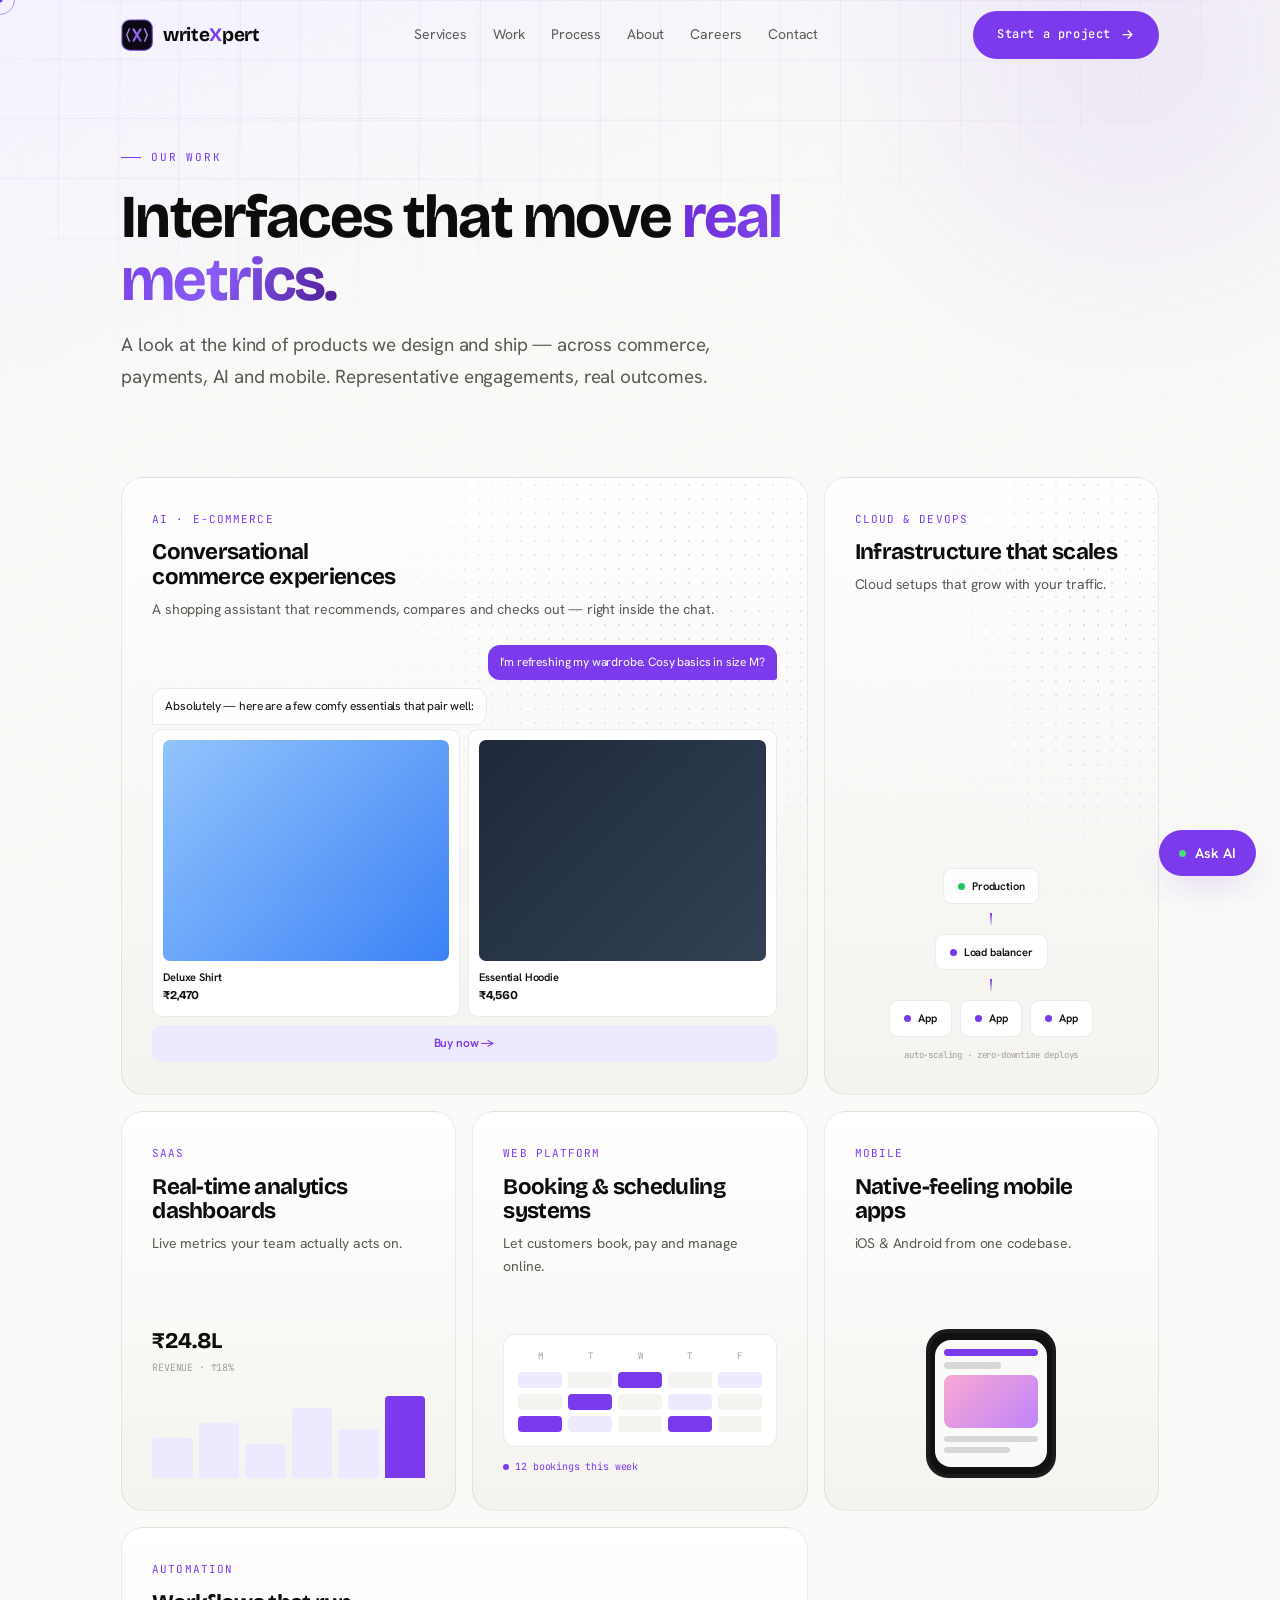
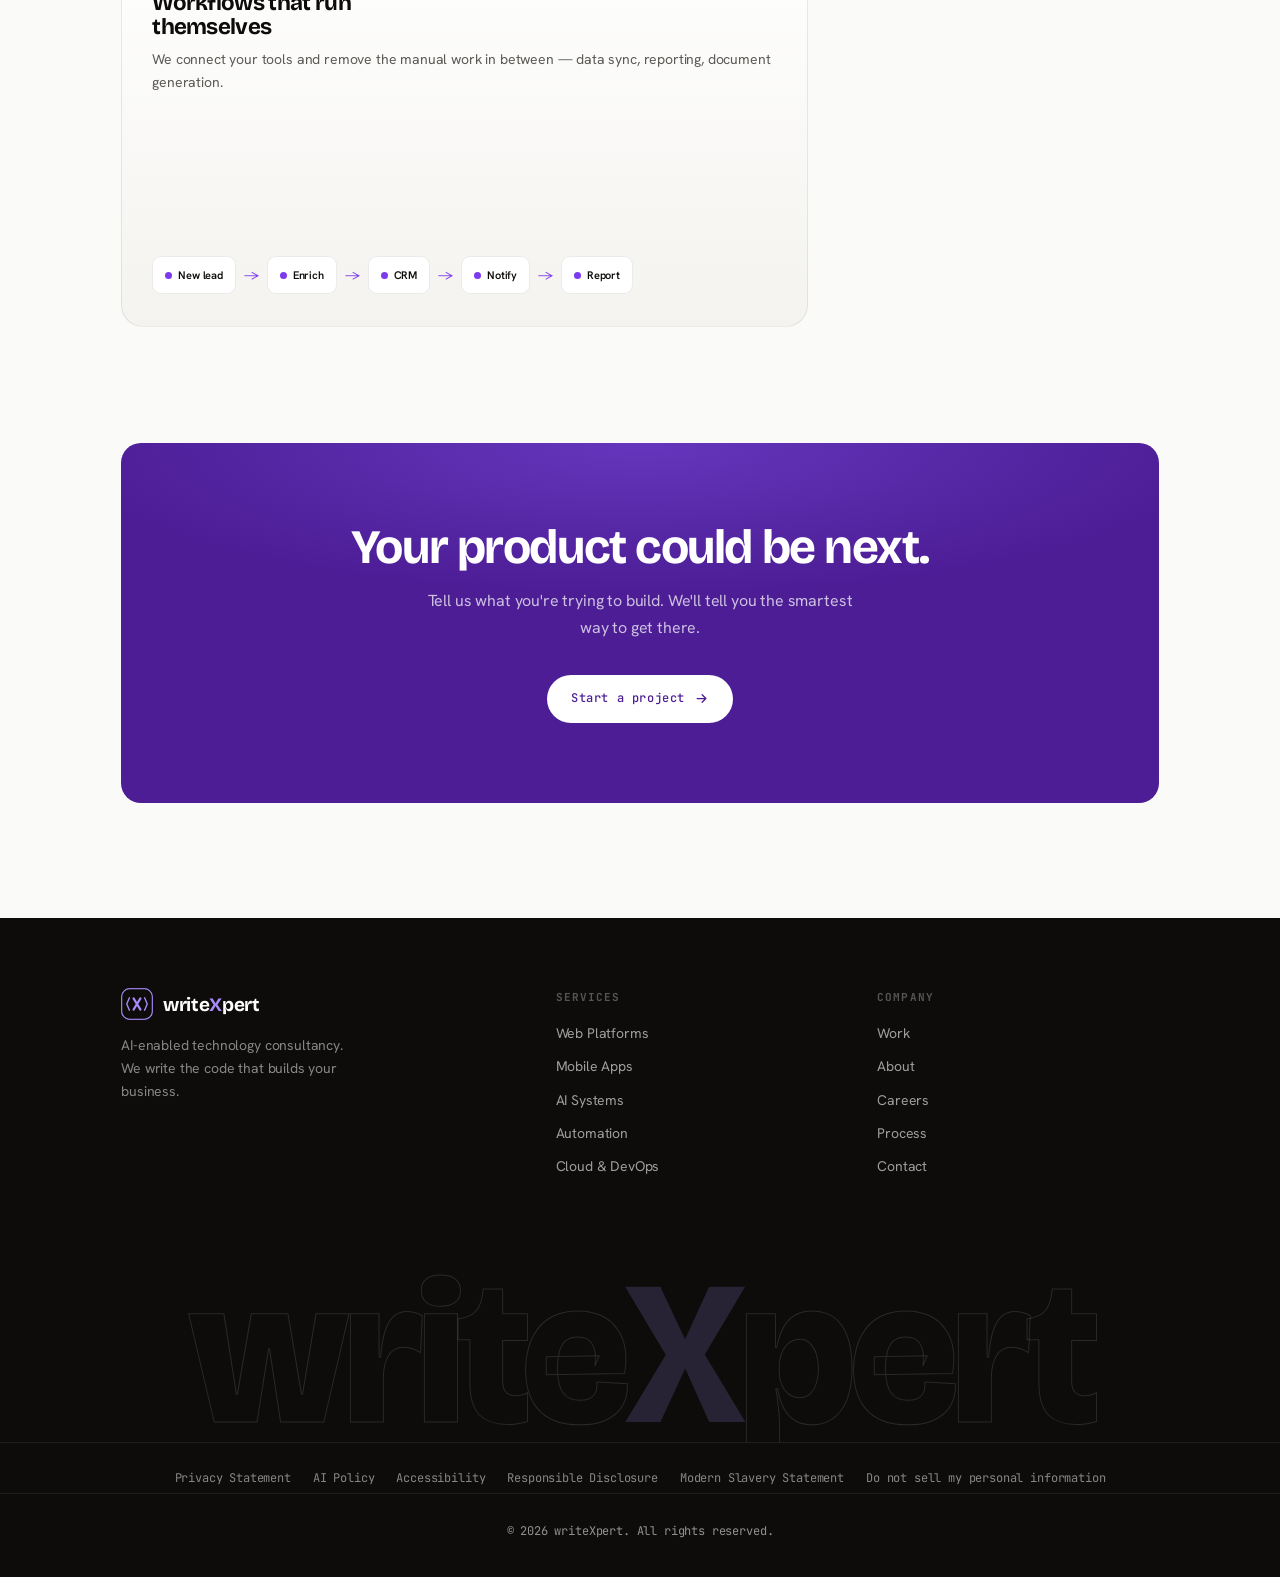
<file: work.html>
<!DOCTYPE html>
<html lang="en">
<head>
  <meta charset="UTF-8" />
  <meta name="viewport" content="width=device-width, initial-scale=1" />
  <meta name="theme-color" content="#09060F" />
  <title>Work — writeXpert</title>
  <meta name="description" content="Representative technology engagements by writeXpert across SaaS, AI, mobile, automation and cloud — with measurable outcomes." />
  <link rel="canonical" href="https://writexpert.com/work.html" />
  <link rel="icon" href="/favicon.svg" type="image/svg+xml" />
<link rel="apple-touch-icon" href="/apple-touch-icon.png"/>
  <meta property="og:type" content="website" />
  <meta property="og:url" content="https://writexpert.com/work.html" />
  <meta property="og:title" content="Work — writeXpert" />
  <meta property="og:description" content="Representative technology engagements by writeXpert across SaaS, AI, mobile, automation and cloud — with measurable outcomes." />
  <meta property="og:image" content="https://writexpert.com/og.png" />
  <meta name="twitter:card" content="summary_large_image" />
  <link rel="preconnect" href="https://fonts.googleapis.com" />
  <link rel="preconnect" href="https://fonts.gstatic.com" crossorigin />
  <style>
/* ============================================================
   writeXpert — Clean Light Design System (v2)
   ============================================================ */

@import url('https://fonts.googleapis.com/css2?family=Bricolage+Grotesque:opsz,wght@12..96,400..800&family=Hanken+Grotesk:wght@400;500;600&family=JetBrains+Mono:wght@400;500&display=swap');

:root {
  /* canvas */
  --bg:        #FAFAF8;
  --bg-2:      #F4F3EF;
  --surface:   #FFFFFF;
  --surface-2: #F0EFE9;
  --line:      rgba(0,0,0,0.08);
  --line-2:    rgba(0,0,0,0.14);

  /* text */
  --text:      #0D0C0A;
  --dim:       #5C5956;
  --faint:     #A39F9A;

  /* brand violet */
  --violet:        #7C3AED;
  --violet-bright: #6D28D9;
  --violet-soft:   #8B5CF6;
  --violet-light:  #EDE9FE;
  --violet-deep:   #4C1D95;
  --glow:          rgba(124,58,237,0.18);

  /* type */
  --display: 'Bricolage Grotesque', sans-serif;
  --body:    'Hanken Grotesk', sans-serif;
  --mono:    'JetBrains Mono', monospace;

  /* layout */
  --maxw: 1140px;
  --pad: clamp(20px, 4vw, 60px);
  --r: 14px;
  --ease: cubic-bezier(0.16, 1, 0.3, 1);
}

* { margin: 0; padding: 0; box-sizing: border-box; }
html { scroll-behavior: smooth; -webkit-text-size-adjust: 100%; }
body {
  background: var(--bg);
  color: var(--text);
  font-family: var(--body);
  font-size: 16px;
  line-height: 1.65;
  letter-spacing: -0.01em;
  overflow-x: hidden;
  -webkit-font-smoothing: antialiased;
}
a { color: inherit; text-decoration: none; }
img { max-width: 100%; display: block; }
ul { list-style: none; }
button { font-family: inherit; cursor: pointer; border: none; background: none; }
::selection { background: var(--violet); color: #fff; }

/* ---------- layout ---------- */
.wrap { max-width: var(--maxw); margin: 0 auto; padding-left: var(--pad); padding-right: var(--pad); }
.section { padding: clamp(64px, 9vw, 120px) 0; position: relative; }

.eyebrow {
  font-family: var(--mono);
  font-size: 11px;
  letter-spacing: 0.16em;
  text-transform: uppercase;
  color: var(--violet);
  display: inline-flex;
  align-items: center;
  gap: 10px;
}
.eyebrow::before { content: ""; width: 20px; height: 1px; background: var(--violet); }

/* ---------- typography ---------- */
h1,h2,h3,h4 { font-family: var(--display); font-weight: 700; line-height: 1.04; letter-spacing: -0.03em; }
.h1 { font-size: clamp(2.4rem, 6.5vw, 4.8rem); }
.h2 { font-size: clamp(1.8rem, 4vw, 3rem); }
.h3 { font-size: clamp(1.15rem, 2vw, 1.5rem); }
.lead { font-size: clamp(1rem, 1.5vw, 1.18rem); color: var(--dim); max-width: 56ch; line-height: 1.7; }
.grad-text {
  background: linear-gradient(110deg, var(--violet-bright) 0%, var(--violet-soft) 60%, var(--violet-deep) 100%);
  -webkit-background-clip: text; background-clip: text; color: transparent;
}

/* ---------- buttons ---------- */
.btn {
  display: inline-flex; align-items: center; gap: 9px;
  padding: 14px 24px; border-radius: 100px;
  font-family: var(--mono); font-size: 12px;
  letter-spacing: 0.05em; font-weight: 500;
  transition: transform .35s var(--ease), box-shadow .35s var(--ease), background .25s;
  will-change: transform;
}
.btn svg { width: 15px; height: 15px; transition: transform .3s var(--ease); }
.btn-primary {
  background: var(--violet); color: #fff;
  box-shadow: 0 0 0 0 var(--glow);
}
.btn-primary:hover { box-shadow: 0 10px 32px -6px var(--glow); background: var(--violet-bright); }
.btn-primary:hover svg { transform: translateX(3px); }
.btn-ghost {
  border: 1.5px solid var(--line-2); color: var(--text);
  background: transparent;
}
.btn-ghost:hover { border-color: var(--violet); color: var(--violet); background: var(--violet-light); }

/* ---------- navbar ---------- */
.nav {
  position: fixed; top: 0; left: 0; right: 0; z-index: 100;
  transition: background .4s, border-color .4s, backdrop-filter .4s;
  border-bottom: 1px solid transparent;
}
.nav.scrolled {
  background: rgba(250,250,248,0.88);
  backdrop-filter: blur(18px) saturate(120%);
  border-bottom: 1px solid var(--line);
}
.nav-inner { display: flex; align-items: center; justify-content: space-between; height: 70px; }
.nav-links { display: flex; align-items: center; gap: 30px; }
.nav-links a { font-size: 14px; color: var(--dim); transition: color .2s; position: relative; }
.nav-links a:hover { color: var(--text); }
.nav-right { display: flex; align-items: center; gap: 16px; }
.nav-toggle { display: none; width: 26px; height: 16px; position: relative; }
.nav-toggle span { position: absolute; left: 0; width: 100%; height: 2px; background: var(--text); transition: .3s var(--ease); border-radius: 2px; }
.nav-toggle span:nth-child(1){ top: 0; }
.nav-toggle span:nth-child(2){ top: 7px; }
.nav-toggle span:nth-child(3){ top: 14px; }
body.menu-open .nav-toggle span:nth-child(1){ top: 7px; transform: rotate(45deg); }
body.menu-open .nav-toggle span:nth-child(2){ opacity: 0; }
body.menu-open .nav-toggle span:nth-child(3){ top: 7px; transform: rotate(-45deg); }

/* logo */
.logo { display: flex; align-items: center; gap: 10px; }
.logo .mark { width: 32px; height: 32px; flex: none; }
.logo .word { font-family: var(--display); font-weight: 700; font-size: 19px; letter-spacing: -0.02em; color: var(--text); }
.logo .word b { color: var(--violet); font-weight: 700; }

/* ---------- hero ---------- */
.hero {
  position: relative; min-height: 92svh; display: flex; align-items: center;
  padding-top: 80px; overflow: hidden;
  background: linear-gradient(160deg, #F5F3FF 0%, var(--bg) 45%, var(--bg-2) 100%);
}
.hero-bg { position: absolute; inset: 0; z-index: 0; }
.hero-grid {
  position: absolute; inset: -2px;
  background-image:
    linear-gradient(rgba(124,58,237,0.06) 1px, transparent 1px),
    linear-gradient(90deg, rgba(124,58,237,0.06) 1px, transparent 1px);
  background-size: 60px 60px;
  mask-image: radial-gradient(ellipse 80% 70% at 20% 30%, #000 20%, transparent 70%);
  -webkit-mask-image: radial-gradient(ellipse 80% 70% at 20% 30%, #000 20%, transparent 70%);
}
.hero-blob {
  position: absolute; width: 700px; height: 700px; border-radius: 50%;
  background: radial-gradient(circle, rgba(124,58,237,0.1), transparent 65%);
  top: -300px; right: -200px; filter: blur(50px);
  animation: bfloat 16s ease-in-out infinite;
}
@keyframes bfloat { 0%,100%{ transform: translateY(0);} 50%{ transform: translateY(30px);} }

.hero-inner { position: relative; z-index: 2; max-width: 860px; }
.hero h1 { margin: 20px 0 22px; }
.hero .lead { font-size: clamp(1.05rem, 1.6vw, 1.22rem); max-width: 52ch; color: var(--dim); }
.hero-cta { display: flex; gap: 12px; margin-top: 34px; flex-wrap: wrap; }
.hero-meta { display: flex; gap: 48px; margin-top: 56px; flex-wrap: wrap; padding-top: 40px; border-top: 1px solid var(--line); }
.hero-meta .num { font-family: var(--display); font-size: 2rem; font-weight: 700; color: var(--text); }
.hero-meta .lbl { font-family: var(--mono); font-size: 10px; letter-spacing: 0.1em; text-transform: uppercase; color: var(--faint); margin-top: 2px; }

/* ---------- marquee ---------- */
.marquee { border-top: 1px solid var(--line); border-bottom: 1px solid var(--line); padding: 22px 0; overflow: hidden; background: var(--surface); }
.marquee-track { display: flex; gap: 56px; white-space: nowrap; width: max-content; animation: scroll 30s linear infinite; }
.marquee:hover .marquee-track { animation-play-state: paused; }
.marquee-track span { font-family: var(--mono); font-size: 12px; color: var(--faint); letter-spacing: 0.08em; display: inline-flex; align-items: center; gap: 10px; }
.marquee-track span::before { content: "◇"; color: var(--violet); font-size: 9px; }
@keyframes scroll { to { transform: translateX(-50%); } }

/* ---------- section head ---------- */
.shead { max-width: 600px; margin-bottom: 56px; }
.shead h2 { margin: 16px 0 16px; }
.shead.center { margin-left: auto; margin-right: auto; text-align: center; }
.shead.center .eyebrow { justify-content: center; }

/* ---------- service cards ---------- */
.cards { display: grid; grid-template-columns: repeat(3, 1fr); gap: 14px; }
.card {
  position: relative; padding: 30px 26px; border-radius: var(--r);
  border: 1.5px solid var(--line); background: var(--surface);
  overflow: hidden; transition: border-color .3s var(--ease), transform .3s var(--ease), box-shadow .3s var(--ease);
  display: flex; flex-direction: column;
}
.card:hover { border-color: var(--violet); transform: translateY(-3px); box-shadow: 0 12px 40px -10px var(--glow); }
.card .ico { width: 42px; height: 42px; border-radius: 10px; display: grid; place-items: center; background: var(--violet-light); color: var(--violet); margin-bottom: 18px; flex: none; }
.card .ico svg { width: 20px; height: 20px; }
.card h3 { font-size: 1.12rem; margin-bottom: 9px; }
.card p { color: var(--dim); font-size: 14px; line-height: 1.6; }
.card .idx { position: absolute; top: 22px; right: 22px; font-family: var(--mono); font-size: 11px; color: var(--faint); }

/* ---------- process ---------- */
.steps { display: grid; grid-template-columns: repeat(5, 1fr); gap: 0; position: relative; }
.step { padding: 0 18px; position: relative; }
.step:not(:last-child)::after {
  content: ""; position: absolute; top: 21px; left: calc(50% + 22px);
  width: calc(100% - 22px); height: 1px;
  background: linear-gradient(90deg, var(--line-2), var(--line));
}
.step .dot {
  width: 42px; height: 42px; border-radius: 50%;
  border: 1.5px solid var(--violet); display: grid; place-items: center;
  font-family: var(--mono); font-size: 12px; color: var(--violet);
  background: var(--surface); position: relative; z-index: 1; margin-bottom: 20px;
}
.step h4 { font-size: 0.95rem; margin-bottom: 7px; }
.step p { font-size: 13px; color: var(--dim); line-height: 1.5; }

/* ---------- work cards ---------- */
.work-grid { display: grid; grid-template-columns: 1fr 1fr; gap: 14px; }
.work-card {
  border-radius: var(--r); border: 1.5px solid var(--line); overflow: hidden;
  background: var(--surface); padding: 34px 30px; min-height: 290px;
  display: flex; flex-direction: column;
  transition: transform .4s var(--ease), border-color .3s, box-shadow .4s;
}
.work-card:hover { transform: translateY(-4px); border-color: var(--violet); box-shadow: 0 12px 40px -10px var(--glow); }
.work-card .sector { font-family: var(--mono); font-size: 11px; letter-spacing: 0.1em; text-transform: uppercase; color: var(--violet); }
.work-card h3 { font-size: 1.4rem; margin: 12px 0 10px; max-width: 22ch; }
.work-card p { color: var(--dim); font-size: 14px; margin-bottom: auto; }
.work-card .metrics { display: flex; gap: 32px; margin-top: 28px; padding-top: 22px; border-top: 1px solid var(--line); flex-wrap: wrap; }
.work-card .metrics .num { font-family: var(--display); font-size: 1.6rem; font-weight: 700; color: var(--text); }
.work-card .metrics .lbl { font-family: var(--mono); font-size: 10px; color: var(--faint); text-transform: uppercase; letter-spacing: 0.08em; }

/* ---------- why us ---------- */
.why-grid { display: grid; grid-template-columns: repeat(3,1fr); gap: 1px; background: var(--line); border: 1.5px solid var(--line); border-radius: var(--r); overflow: hidden; }
.why-item { background: var(--surface); padding: 32px 28px; transition: background .3s; }
.why-item:hover { background: var(--bg-2); }
.why-item .n { font-family: var(--mono); font-size: 11px; color: var(--violet); }
.why-item h4 { font-size: 1.05rem; margin: 13px 0 8px; }
.why-item p { color: var(--dim); font-size: 14px; line-height: 1.55; }

/* ---------- about ---------- */
.about { display: grid; grid-template-columns: 1.1fr 0.9fr; gap: 60px; align-items: start; }
.about .lead { margin: 18px 0; font-size: 1.1rem; color: var(--text); }
.about p.muted { margin-bottom: 16px; font-size: 15px; color: var(--dim); }
.about-panel { border: 1.5px solid var(--line); border-radius: var(--r); padding: 30px; background: var(--bg-2); }
.about-panel .row { display: flex; justify-content: space-between; padding: 14px 0; border-bottom: 1px solid var(--line); gap: 16px; }
.about-panel .row:last-child { border-bottom: none; }
.about-panel .row .k { font-family: var(--mono); font-size: 11px; color: var(--faint); text-transform: uppercase; letter-spacing: 0.08em; white-space: nowrap; }
.about-panel .row .v { font-weight: 600; font-size: 14px; text-align: right; }

/* ---------- testimonials ---------- */
.tgrid { display: grid; grid-template-columns: repeat(3,1fr); gap: 14px; }
.tcard { border: 1.5px solid var(--line); border-radius: var(--r); padding: 28px; background: var(--surface); transition: box-shadow .3s; }
.tcard:hover { box-shadow: 0 8px 30px -8px var(--glow); border-color: var(--violet); }
.tcard .quote { font-size: 15px; color: var(--dim); line-height: 1.7; margin-bottom: 22px; font-style: italic; }
.tcard .who { display: flex; align-items: center; gap: 12px; }
.tcard .ava { width: 38px; height: 38px; border-radius: 50%; background: var(--violet); display: grid; place-items: center; font-family: var(--display); font-weight: 700; font-size: 14px; color:#fff; flex: none; }
.tcard .who .nm { font-weight: 600; font-size: 14px; }
.tcard .who .rl { font-size: 12px; color: var(--faint); }
.stars { color: var(--violet); font-size: 12px; letter-spacing: 2px; margin-bottom: 16px; }

/* ---------- cta band (dark) ---------- */
.cta-band {
  position: relative; border-radius: 20px; overflow: hidden;
  padding: clamp(44px,7vw,80px); text-align: center;
  background: var(--violet-deep); color: #fff;
}
.cta-band h2 { color: #fff; margin-bottom: 16px; }
.cta-band p { color: rgba(255,255,255,0.72); max-width: 48ch; margin: 0 auto 32px; }
.cta-band .hero-cta { justify-content: center; }
.cta-band .btn-primary { background: #fff; color: var(--violet-deep); }
.cta-band .btn-primary:hover { background: var(--violet-light); color: var(--violet-deep); }
.cta-band .btn-ghost { border-color: rgba(255,255,255,0.3); color: #fff; background: rgba(255,255,255,0.06); }
.cta-band .btn-ghost:hover { background: rgba(255,255,255,0.12); border-color: rgba(255,255,255,0.5); }
.cta-band::before {
  content: ""; position: absolute; inset: 0;
  background: radial-gradient(ellipse 80% 60% at 50% 0%, rgba(139,92,246,0.4), transparent 70%);
}
.cta-band > * { position: relative; z-index: 1; }

/* ---------- contact ---------- */
.contact-grid { display: grid; grid-template-columns: 0.9fr 1.1fr; gap: 50px; }
.contact-methods { display: flex; flex-direction: column; gap: 12px; }
.cmethod { display: flex; gap: 14px; align-items: flex-start; padding: 20px; border: 1.5px solid var(--line); border-radius: 12px; background: var(--surface); transition: border-color .3s, transform .3s; }
.cmethod:hover { border-color: var(--violet); transform: translateX(3px); }
.cmethod .ci { width: 38px; height: 38px; border-radius: 9px; background: var(--violet-light); color: var(--violet); display: grid; place-items: center; flex: none; }
.cmethod .ci svg { width: 18px; height: 18px; }
.cmethod h4 { font-family: var(--body); font-weight: 600; font-size: 14px; margin-bottom: 2px; }
.cmethod p { font-size: 12px; color: var(--faint); }
.cmethod .val { color: var(--violet); font-size: 13px; font-family: var(--mono); margin-top: 5px; display: inline-block; }

.form { border: 1.5px solid var(--line); border-radius: var(--r); padding: 30px; background: var(--surface); }
.field { margin-bottom: 16px; }
.field label { display: block; font-family: var(--mono); font-size: 11px; letter-spacing: 0.06em; text-transform: uppercase; color: var(--faint); margin-bottom: 7px; }
.field input, .field textarea, .field select {
  width: 100%; background: var(--bg); border: 1.5px solid var(--line); border-radius: 9px;
  padding: 12px 14px; color: var(--text); font-family: var(--body); font-size: 14px; transition: border-color .2s;
}
.field input:focus, .field textarea:focus, .field select:focus { outline: none; border-color: var(--violet); background: #fff; }
.field textarea { resize: vertical; min-height: 100px; }
.field-row { display: grid; grid-template-columns: 1fr 1fr; gap: 12px; }
.form .btn { width: 100%; justify-content: center; margin-top: 6px; }

/* ---------- footer (dark) ---------- */
.footer { background: #0D0C0A; color: rgba(255,255,255,0.7); padding: 70px 0 36px; }
.footer-top { display: grid; grid-template-columns: 1.4fr 1fr 1fr; gap: 40px; margin-bottom: 50px; }
.footer h5 { font-family: var(--mono); font-size: 11px; letter-spacing: 0.1em; text-transform: uppercase; color: rgba(255,255,255,0.3); margin-bottom: 16px; }
.footer-col a, .footer-col p { display: block; color: rgba(255,255,255,0.55); font-size: 14px; margin-bottom: 10px; transition: color .2s; }
.footer-col a:hover { color: rgba(255,255,255,0.9); }
.footer-brand p { color: rgba(255,255,255,0.5); font-size: 14px; max-width: 30ch; margin: 14px 0; }
.footer .logo .word { color: #fff; }
.footer .logo .word b { color: #A78BFA; }
.footer .mark rect { stroke: #A78BFA; fill: #0D0C0A; }
.footer .mark path { stroke: #A78BFA; }
.footer-bottom { display: flex; justify-content: space-between; padding-top: 28px; border-top: 1px solid rgba(255,255,255,0.08); font-size: 12px; color: rgba(255,255,255,0.3); flex-wrap: wrap; gap: 10px; font-family: var(--mono); }

/* ---------- page hero (inner pages) ---------- */
.page-hero {
  padding: 140px 0 60px; position: relative; overflow: hidden;
  background: linear-gradient(160deg, #F5F3FF 0%, var(--bg) 50%);
}
.page-hero::before {
  content: ""; position: absolute; inset: 0;
  background-image: linear-gradient(rgba(124,58,237,0.06) 1px, transparent 1px), linear-gradient(90deg, rgba(124,58,237,0.06) 1px, transparent 1px);
  background-size: 60px 60px;
  mask-image: radial-gradient(ellipse 80% 80% at 50% 0%, #000 30%, transparent 75%);
  -webkit-mask-image: radial-gradient(ellipse 80% 80% at 50% 0%, #000 30%, transparent 75%);
}
.page-hero > .wrap { position: relative; z-index: 2; }
.page-hero h1 { font-size: clamp(2.2rem, 5.5vw, 3.8rem); margin: 18px 0 18px; max-width: 18ch; }

/* ---------- reveal ---------- */
.reveal { opacity: 0; transform: translateY(22px); transition: opacity .8s var(--ease), transform .8s var(--ease); }
.reveal.in { opacity: 1; transform: none; }
.reveal[data-d="1"]{ transition-delay: .07s;} .reveal[data-d="2"]{ transition-delay: .14s;}
.reveal[data-d="3"]{ transition-delay: .21s;} .reveal[data-d="4"]{ transition-delay: .28s;}
.reveal[data-d="5"]{ transition-delay: .35s;}

/* ---------- custom cursor ---------- */
.cursor-dot, .cursor-ring { position: fixed; top: 0; left: 0; border-radius: 50%; pointer-events: none; z-index: 10000; }
.cursor-dot { width: 5px; height: 5px; background: var(--violet); transform: translate(-50%,-50%); }
.cursor-ring { width: 30px; height: 30px; border: 1.5px solid rgba(124,58,237,0.5); transform: translate(-50%,-50%); transition: width .25s, height .25s; }
.cursor-ring.hover { width: 46px; height: 46px; background: rgba(124,58,237,0.06); }
@media (hover: none) { .cursor-dot, .cursor-ring { display: none; } }

/* ---------- mobile ---------- */
@media (max-width: 900px) {
  .cards, .tgrid, .why-grid { grid-template-columns: 1fr 1fr; }
  .work-grid, .about, .contact-grid { grid-template-columns: 1fr; }
  .field-row { grid-template-columns: 1fr; }
  .steps { grid-template-columns: 1fr 1fr; gap: 28px 12px; }
  .step:not(:last-child)::after { display: none; }
  .footer-top { grid-template-columns: 1fr 1fr; gap: 28px; }
  .nav-links {
    position: fixed; inset: 70px 0 auto 0; flex-direction: column; gap: 0;
    background: rgba(250,250,248,0.97); backdrop-filter: blur(20px);
    padding: 16px var(--pad) 28px; border-bottom: 1px solid var(--line);
    transform: translateY(-120%); transition: transform .4s var(--ease); align-items: flex-start;
  }
  body.menu-open .nav-links { transform: translateY(0); }
  .nav-links a { padding: 14px 0; width: 100%; border-bottom: 1px solid var(--line); font-size: 16px; color: var(--text); }
  .nav-toggle { display: block; }
  .nav-right .btn { display: none; }
  .hero-meta { gap: 24px; }
  .about { gap: 28px; }
}
@media (max-width: 560px) {
  .cards, .tgrid, .why-grid { grid-template-columns: 1fr; }
  .footer-top { grid-template-columns: 1fr; }
  .steps { grid-template-columns: 1fr; }
}
@media (prefers-reduced-motion: reduce) {
  * { animation: none !important; transition: none !important; }
  .reveal { opacity: 1; transform: none; }
}

/* ============================================================
   v4 — creative polish
   ============================================================ */

/* grain texture (subtle warmth on light) */
body::after {
  content: ""; position: fixed; inset: 0; pointer-events: none; z-index: 9998;
  opacity: 0.025; mix-blend-mode: multiply;
  background-image: url("data:image/svg+xml,%3Csvg xmlns='http://www.w3.org/2000/svg' width='140' height='140'%3E%3Cfilter id='n'%3E%3CfeTurbulence type='fractalNoise' baseFrequency='0.8' numOctaves='3'/%3E%3C/filter%3E%3Crect width='100%25' height='100%25' filter='url(%23n)'/%3E%3C/svg%3E");
}

/* scroll progress bar */
.scroll-progress {
  position: fixed; top: 0; left: 0; height: 2px; width: 0%;
  background: linear-gradient(90deg, var(--violet), var(--violet-soft));
  z-index: 200; transition: width .1s linear;
}

/* hero two-column layout */
.hero-layout {
  display: grid; grid-template-columns: 1fr 0.92fr; gap: 40px;
  align-items: center; padding-top: 24px;
}
.hero-left { position: relative; z-index: 2; }
.hero .hero-layout h1 { margin: 18px 0 22px; }
.hero-blob.two {
  width: 480px; height: 480px; top: auto; bottom: -240px; left: -160px; right: auto;
  background: radial-gradient(circle, rgba(139,92,246,0.12), transparent 65%);
  animation-delay: -7s;
}

/* hero visual */
.hero-visual { position: relative; z-index: 2; min-height: 380px; display: flex; align-items: center; justify-content: center; }
.hv-float { position: relative; width: 100%; max-width: 420px; will-change: transform; }

.hv-card {
  background: #fff; border: 1px solid var(--line); border-radius: 16px; overflow: hidden;
  box-shadow: 0 30px 70px -18px rgba(76,29,149,0.22), 0 8px 24px -8px rgba(0,0,0,0.08);
}
.hv-card-top { background: #F4F3EF; padding: 11px 14px; display: flex; align-items: center; gap: 6px; border-bottom: 1px solid var(--line); }
.hv-dot { width: 9px; height: 9px; border-radius: 50%; background: #d4d2cc; }
.hv-dot:nth-child(1){ background:#ff5f57;} .hv-dot:nth-child(2){ background:#febc2e;} .hv-dot:nth-child(3){ background:#28c840;}
.hv-url { margin-left: 8px; font-family: var(--mono); font-size: 10px; color: var(--faint); }
.hv-body { padding: 20px; }
.hv-row { display: flex; justify-content: space-between; align-items: flex-start; margin-bottom: 16px; }
.hv-eyebrow { font-family: var(--mono); font-size: 9px; letter-spacing: 0.1em; text-transform: uppercase; color: var(--faint); }
.hv-big { font-family: var(--display); font-size: 1.35rem; font-weight: 700; margin-top: 2px; }
.hv-badge { display: inline-flex; align-items: center; gap: 6px; font-family: var(--mono); font-size: 11px; color: #16a34a; background: rgba(34,197,94,0.1); padding: 5px 10px; border-radius: 20px; }
.hv-pulse { width: 7px; height: 7px; border-radius: 50%; background: #22c55e; box-shadow: 0 0 0 0 rgba(34,197,94,0.5); animation: pulse 2s infinite; }
@keyframes pulse { 0%{box-shadow:0 0 0 0 rgba(34,197,94,0.5);} 70%{box-shadow:0 0 0 8px rgba(34,197,94,0);} 100%{box-shadow:0 0 0 0 rgba(34,197,94,0);} }
.hv-chart { height: 110px; margin-bottom: 16px; }
.hv-chart svg { width: 100%; height: 100%; }
#hv-line { stroke-dasharray: 600; stroke-dashoffset: 600; }
.hv-float.drawn #hv-line { transition: stroke-dashoffset 2s var(--ease); stroke-dashoffset: 0; }
.hv-kpis { display: grid; grid-template-columns: repeat(3,1fr); gap: 10px; }
.hv-kpi { background: var(--bg); border: 1px solid var(--line); border-radius: 10px; padding: 11px 12px; }
.hv-kpi-v { font-family: var(--display); font-size: 1.05rem; font-weight: 700; }
.hv-kpi-l { font-family: var(--mono); font-size: 9px; color: var(--faint); margin-top: 2px; text-transform: uppercase; letter-spacing: 0.05em; }

/* floating chips */
.hv-chip {
  position: absolute; background: #fff; border: 1px solid var(--line);
  border-radius: 12px; box-shadow: 0 14px 36px -12px rgba(0,0,0,0.18);
  display: flex; align-items: center; gap: 10px; padding: 11px 13px;
}
.hv-chip-deploy { top: -28px; right: -20px; animation: chipfloat 5s ease-in-out infinite; }
.hv-chip-code { bottom: -24px; left: -28px; animation: chipfloat 5s ease-in-out infinite 1.5s; }
.hv-chip-ico { width: 28px; height: 28px; border-radius: 8px; background: rgba(34,197,94,0.12); color: #16a34a; display: grid; place-items: center; font-size: 14px; font-weight: 700; }
.hv-chip-t { font-size: 12px; font-weight: 600; }
.hv-chip-s { font-family: var(--mono); font-size: 10px; color: var(--faint); }
.hv-code-line { font-family: var(--mono); font-size: 12px; color: var(--text); }
.hv-code-line b { color: var(--violet); }
@keyframes chipfloat { 0%,100%{ transform: translateY(0);} 50%{ transform: translateY(-9px);} }

/* hero meta -> 4 cols */
.hero-meta { display: flex; gap: 48px; }

/* richer service cards */
.card { padding-bottom: 54px; }
.card .idx { font-size: 28px; font-family: var(--display); font-weight: 700; color: var(--bg-2); top: 18px; right: 22px; line-height: 1; transition: color .3s; }
.card:hover .idx { color: var(--violet-light); }
.card-arrow {
  position: absolute; bottom: 24px; left: 26px;
  width: 32px; height: 32px; border-radius: 50%; border: 1.5px solid var(--line);
  display: grid; place-items: center; color: var(--violet);
  opacity: 0; transform: translateX(-6px); transition: opacity .3s var(--ease), transform .3s var(--ease), background .3s, border-color .3s;
}
.card-arrow svg { width: 14px; height: 14px; }
.card:hover .card-arrow { opacity: 1; transform: translateX(0); }
.card:hover .card-arrow { background: var(--violet); border-color: var(--violet); color: #fff; }

/* giant footer wordmark */
.footer-mega {
  font-family: var(--display); font-weight: 800;
  font-size: clamp(3.5rem, 16vw, 14rem); line-height: 0.85; letter-spacing: -0.04em;
  color: transparent; -webkit-text-stroke: 1px rgba(255,255,255,0.12);
  text-align: center; padding: 30px 0 0; overflow: hidden; user-select: none;
}
.footer-mega b { color: rgba(167,139,250,0.18); -webkit-text-stroke: 0; }

@media (max-width: 980px) {
  .hero-layout { grid-template-columns: 1fr; gap: 50px; }
  .hero-visual { min-height: 320px; max-width: 420px; }
  .hv-chip-deploy { right: 0; }
  .hv-chip-code { left: 0; }
}
@media (max-width: 600px) {
  .hero-visual { display: none; }
}

/* ============================================================
   v6 — craft showcase (real product designs) + footer fix
   ============================================================ */

/* footer bottom contrast fix */
.footer-bottom { color: rgba(255,255,255,0.55); }
.footer-col a { color: rgba(255,255,255,0.6); }

/* craft section — layered showcase */
.craft-section { overflow: hidden; }
.craft-showcase {
  position: relative; margin-top: 30px;
  min-height: 560px; display: flex; align-items: center; justify-content: center;
}
.craft-deco {
  position: absolute; inset: 0;
  background-image: radial-gradient(circle, var(--line-2) 1px, transparent 1px);
  background-size: 26px 26px;
  mask-image: radial-gradient(ellipse 60% 60% at 50% 50%, #000, transparent 75%);
  -webkit-mask-image: radial-gradient(ellipse 60% 60% at 50% 50%, #000, transparent 75%);
  opacity: 0.5;
}
.craft-cluster { position: relative; width: 100%; max-width: 1000px; height: 540px; }

/* shared device shadow */
.shot { position: absolute; box-shadow: 0 40px 90px -24px rgba(76,29,149,0.28), 0 12px 32px -10px rgba(0,0,0,0.12); transition: transform .5s var(--ease); }

/* --- e-commerce browser (back-left) --- */
.shot-store { width: 580px; left: 0; top: 40px; transform: rotate(-2deg); z-index: 1; border-radius: 14px; overflow: hidden; background: #fff; border: 1px solid var(--line); }
.shot-store:hover { transform: rotate(0) translateY(-6px); z-index: 4; }
.st-chrome { background: #EDEDED; padding: 9px 12px; display: flex; align-items: center; gap: 6px; }
.st-chrome .bc-bar { flex: 1; margin-left: 8px; background: #fff; border-radius: 5px; padding: 4px 10px; font-family: var(--mono); font-size: 10px; color: var(--faint); }
.st-top { display: flex; align-items: center; justify-content: space-between; padding: 14px 18px; border-bottom: 1px solid var(--line); }
.st-brand { font-family: var(--display); font-weight: 800; font-size: 16px; letter-spacing: 0.04em; }
.st-nav { display: flex; gap: 16px; font-size: 11px; color: var(--dim); }
.st-cart { font-size: 13px; position: relative; }
.st-cart::after { content: "3"; position: absolute; top: -6px; right: -8px; background: var(--violet); color: #fff; font-family: var(--mono); font-size: 8px; width: 14px; height: 14px; border-radius: 50%; display: grid; place-items: center; }
.st-banner { margin: 14px 18px; border-radius: 10px; padding: 16px 18px; background: linear-gradient(110deg, var(--violet), var(--violet-deep)); color: #fff; display: flex; align-items: center; justify-content: space-between; }
.st-banner-t { font-family: var(--display); font-weight: 700; font-size: 17px; }
.st-banner-s { font-size: 11px; opacity: 0.85; margin-top: 2px; }
.st-banner-btn { font-family: var(--mono); font-size: 10px; background: #fff; color: var(--violet-deep); padding: 7px 12px; border-radius: 20px; font-weight: 600; }
.st-grid { display: grid; grid-template-columns: repeat(3,1fr); gap: 12px; padding: 4px 18px 20px; }
.st-prod { border: 1px solid var(--line); border-radius: 10px; overflow: hidden; }
.st-img { aspect-ratio: 1/1; position: relative; }
.st-img.a { background: linear-gradient(135deg, #f9a8d4, #c084fc); }
.st-img.b { background: linear-gradient(135deg, #a5b4fc, #818cf8); }
.st-img.c { background: linear-gradient(135deg, #fdba74, #fb923c); }
.st-tag { position: absolute; top: 8px; left: 8px; font-family: var(--mono); font-size: 8px; background: rgba(255,255,255,0.9); padding: 3px 6px; border-radius: 5px; font-weight: 600; }
.st-info { padding: 9px 10px; }
.st-name { font-size: 11px; font-weight: 600; }
.st-price { display: flex; align-items: center; justify-content: space-between; margin-top: 4px; }
.st-price b { font-family: var(--display); font-size: 13px; }
.st-add { width: 22px; height: 22px; border-radius: 7px; background: var(--violet); color: #fff; display: grid; place-items: center; font-size: 13px; }

/* --- food delivery phone (front-center) --- */
.shot-food { width: 264px; right: 40px; top: 0; z-index: 3; }
.shot-food:hover { transform: translateY(-8px); z-index: 4; }
.food-phone { width: 100%; aspect-ratio: 9/19; border-radius: 38px; background: #111; padding: 11px 8px; border: 6px solid #1c1c1e; box-shadow: 0 40px 90px -24px rgba(0,0,0,0.4); }
.food-notch { width: 56px; height: 12px; background: #111; border-radius: 0 0 10px 10px; margin: 0 auto 8px; }
.food-screen { background: #fff; border-radius: 26px; height: calc(100% - 20px); overflow: hidden; display: flex; flex-direction: column; }
.food-head { padding: 13px 14px 10px; }
.food-loc { font-family: var(--mono); font-size: 8px; color: var(--faint); letter-spacing: 0.08em; text-transform: uppercase; }
.food-loc-v { font-size: 13px; font-weight: 700; margin-top: 1px; }
.food-search { margin-top: 10px; background: var(--bg-2); border-radius: 9px; padding: 8px 11px; font-size: 10px; color: var(--faint); display: flex; align-items: center; gap: 6px; }
.food-promo { margin: 4px 14px 12px; border-radius: 12px; background: linear-gradient(120deg, #fb923c, #ef4444); color: #fff; padding: 13px 14px; }
.food-promo-t { font-family: var(--display); font-weight: 700; font-size: 15px; }
.food-promo-s { font-size: 10px; opacity: 0.9; margin-top: 2px; }
.food-sec { font-size: 11px; font-weight: 700; padding: 0 14px 8px; }
.food-list { flex: 1; padding: 0 14px; display: flex; flex-direction: column; gap: 9px; overflow: hidden; }
.food-item { display: flex; gap: 10px; align-items: center; }
.food-thumb { width: 48px; height: 48px; border-radius: 11px; flex: none; display: grid; place-items: center; font-size: 22px; }
.food-thumb.a { background: linear-gradient(135deg, #fde68a, #fbbf24); }
.food-thumb.b { background: linear-gradient(135deg, #fecaca, #f87171); }
.food-thumb.c { background: linear-gradient(135deg, #bbf7d0, #4ade80); }
.food-meta { flex: 1; min-width: 0; }
.food-name { font-size: 11px; font-weight: 700; }
.food-sub { font-family: var(--mono); font-size: 8px; color: var(--faint); margin-top: 2px; }
.food-rating { display: inline-flex; align-items: center; gap: 3px; font-size: 9px; font-weight: 700; color: #16a34a; background: rgba(34,197,94,0.1); padding: 2px 6px; border-radius: 6px; margin-top: 5px; }
.food-price { font-family: var(--display); font-size: 12px; font-weight: 700; }
.food-nav { display: flex; justify-content: space-around; padding: 9px 0 6px; border-top: 1px solid var(--line); margin-top: 6px; }
.food-nav span { font-family: var(--mono); font-size: 8px; color: var(--faint); }
.food-nav span.on { color: #ef4444; font-weight: 700; }

/* --- floating accent chips --- */
.craft-chip {
  position: absolute; background: #fff; border: 1px solid var(--line);
  border-radius: 14px; box-shadow: 0 18px 44px -14px rgba(0,0,0,0.2);
  padding: 12px 15px; z-index: 5; display: flex; align-items: center; gap: 11px;
}
.craft-chip-order { top: -26px; right: 70px; animation: chipfloat 5s ease-in-out infinite; }
.craft-chip-rating { bottom: 40px; left: 20px; animation: chipfloat 5.5s ease-in-out infinite 1.2s; }
.cc-ico { width: 34px; height: 34px; border-radius: 10px; display: grid; place-items: center; font-size: 16px; flex: none; }
.cc-ico.green { background: rgba(34,197,94,0.12); }
.cc-ico.violet { background: var(--violet-light); }
.cc-t { font-size: 12px; font-weight: 700; }
.cc-s { font-family: var(--mono); font-size: 10px; color: var(--faint); margin-top: 1px; }

/* craft responsive: stack cleanly */
@media (max-width: 860px) {
  .craft-showcase { min-height: 0; }
  .craft-cluster { height: auto; display: flex; flex-direction: column; align-items: center; gap: 28px; max-width: 420px; }
  .shot { position: relative; transform: none !important; left: auto; right: auto; top: auto; }
  .shot-store { width: 100%; }
  .shot-food { width: 240px; }
  .craft-chip { display: none; }
  .craft-deco { display: none; }
}

/* v8 — footer center, remove phone, legal page */
.footer-bottom { justify-content: center; text-align: center; }
.legal { padding: 130px 0 80px; max-width: 820px; }
.legal h1 { font-size: clamp(2rem, 5vw, 3.2rem); margin-bottom: 10px; }
.legal .updated { font-family: var(--mono); font-size: 12px; color: var(--faint); margin-bottom: 40px; }
.legal h2 { font-size: 1.3rem; margin: 36px 0 12px; }
.legal p { color: var(--dim); margin-bottom: 14px; font-size: 15px; line-height: 1.75; }
.legal ul.bullets { margin: 0 0 14px 0; padding: 0; }
.legal ul.bullets li { color: var(--dim); font-size: 15px; line-height: 1.7; padding-left: 20px; position: relative; margin-bottom: 8px; }
.legal ul.bullets li::before { content: "—"; position: absolute; left: 0; color: var(--violet); }

/* ============================================================
   v9 — bento work showcase, careers page, modern elements
   ============================================================ */

/* nav: allow 6 items */
.nav-links { gap: 26px; }

/* ---------- WORK BENTO ---------- */
.bento { display: grid; grid-template-columns: repeat(3, 1fr); gap: 16px; }
.bento-card {
  position: relative; border: 1px solid var(--line); border-radius: 22px;
  background: linear-gradient(180deg, #fff, var(--bg-2));
  overflow: hidden; padding: 32px 30px; min-height: 400px;
  display: flex; flex-direction: column;
  transition: transform .4s var(--ease), box-shadow .4s var(--ease), border-color .3s;
}
.bento-card:hover { transform: translateY(-5px); border-color: var(--violet); box-shadow: 0 26px 60px -20px var(--glow); }
.bento-card.wide { grid-column: span 2; }
.bento-tag { font-family: var(--mono); font-size: 11px; letter-spacing: 0.1em; text-transform: uppercase; color: var(--violet); margin-bottom: 12px; }
.bento-card h3 { font-size: 1.4rem; line-height: 1.1; margin-bottom: 8px; max-width: 18ch; }
.bento-card .bento-sub { font-size: 14px; color: var(--dim); }
.bento-visual { margin-top: auto; padding-top: 24px; position: relative; }
.bento-particles {
  position: absolute; inset: 0; pointer-events: none;
  background-image: radial-gradient(circle, rgba(124,58,237,0.4) 1px, transparent 1px);
  background-size: 14px 14px;
  -webkit-mask-image: radial-gradient(ellipse 70% 80% at 80% 20%, #000, transparent 70%);
  mask-image: radial-gradient(ellipse 70% 80% at 80% 20%, #000, transparent 70%);
  opacity: 0.5;
}

/* agentic commerce mini */
.ac-chat { display: flex; flex-direction: column; gap: 8px; }
.ac-bubble { font-size: 12px; padding: 9px 12px; border-radius: 12px; max-width: 85%; line-height: 1.45; }
.ac-bubble.user { align-self: flex-end; background: var(--violet); color: #fff; border-bottom-right-radius: 3px; }
.ac-bubble.bot { align-self: flex-start; background: #fff; border: 1px solid var(--line); border-bottom-left-radius: 3px; }
.ac-products { display: grid; grid-template-columns: 1fr 1fr; gap: 8px; margin-top: 4px; }
.ac-prod { background: #fff; border: 1px solid var(--line); border-radius: 10px; padding: 10px; }
.ac-prod-img { aspect-ratio: 1.3/1; border-radius: 7px; margin-bottom: 7px; }
.ac-prod-img.a { background: linear-gradient(135deg, #93c5fd, #3b82f6); }
.ac-prod-img.b { background: linear-gradient(135deg, #1e293b, #334155); }
.ac-prod-n { font-size: 11px; font-weight: 600; }
.ac-prod-p { font-family: var(--display); font-size: 12px; font-weight: 700; }
.ac-buy { margin-top: 8px; background: var(--violet-light); color: var(--violet); text-align: center; padding: 9px; border-radius: 9px; font-size: 12px; font-weight: 600; }

/* payment card visual */
.pay-card {
  aspect-ratio: 1.6/1; border-radius: 16px; padding: 18px; position: relative; overflow: hidden;
  background: linear-gradient(125deg, #c084fc, #818cf8 45%, #fb923c);
  box-shadow: 0 20px 40px -14px rgba(124,58,237,0.4);
  display: flex; flex-direction: column; justify-content: space-between;
  transform: rotate(-4deg); transition: transform .4s var(--ease);
}
.bento-card:hover .pay-card { transform: rotate(0); }
.pay-card::after { content: ""; position: absolute; inset: 0; background: linear-gradient(110deg, transparent 30%, rgba(255,255,255,0.35) 50%, transparent 70%); }
.pay-chip { width: 36px; height: 26px; border-radius: 6px; background: linear-gradient(135deg, #fde68a, #f59e0b); position: relative; z-index: 1; }
.pay-wave { position: absolute; top: 20px; left: 60px; color: rgba(255,255,255,0.9); font-size: 16px; z-index: 1; }
.pay-bottom { display: flex; justify-content: space-between; align-items: flex-end; position: relative; z-index: 1; }
.pay-num { font-family: var(--mono); font-size: 12px; color: rgba(255,255,255,0.95); letter-spacing: 0.1em; }
.pay-visa { font-family: var(--display); font-weight: 800; font-size: 17px; font-style: italic; color: #fff; }

/* data / globe arc viz */
.arc-viz { height: 150px; position: relative; }
.arc-viz svg { width: 100%; height: 100%; overflow: visible; }

/* analytics mini */
.an-chart { display: flex; align-items: flex-end; gap: 6px; height: 90px; }
.an-bar { flex: 1; border-radius: 4px 4px 0 0; background: var(--violet-light); }
.an-bar.hi { background: var(--violet); }
.an-row { display: flex; justify-content: space-between; margin-bottom: 12px; }
.an-kpi { font-family: var(--display); font-size: 1.4rem; font-weight: 700; }
.an-kpi-l { font-family: var(--mono); font-size: 10px; color: var(--faint); text-transform: uppercase; }

/* mobile mini */
.mob-mini { width: 130px; margin: 0 auto; border-radius: 22px; background: #111; padding: 7px 5px; border: 4px solid #1c1c1e; }
.mob-screen { background: var(--bg); border-radius: 16px; padding: 9px; }
.mob-bar { height: 7px; border-radius: 4px; background: var(--violet); margin-bottom: 6px; }
.mob-bar.s { width: 60%; background: var(--line-2); }
.mob-thumb { aspect-ratio: 16/9; border-radius: 8px; background: linear-gradient(135deg, #f9a8d4, #c084fc); margin-bottom: 8px; }
.mob-line { height: 6px; border-radius: 3px; background: var(--line-2); margin-bottom: 5px; }
.mob-line.s { width: 70%; }

/* automation flow mini */
.flow { display: flex; align-items: center; gap: 8px; flex-wrap: wrap; }
.flow-node { background: #fff; border: 1px solid var(--line); border-radius: 9px; padding: 9px 12px; font-size: 11px; font-weight: 600; display: flex; align-items: center; gap: 6px; }
.flow-node .d { width: 7px; height: 7px; border-radius: 50%; background: var(--violet); }
.flow-arrow { color: var(--violet); font-size: 14px; }

@media (max-width: 880px) {
  .bento { grid-template-columns: 1fr 1fr; }
  .bento-card.wide { grid-column: span 2; }
}
@media (max-width: 560px) {
  .bento { grid-template-columns: 1fr; }
  .bento-card.wide { grid-column: span 1; }
  .bento-card { min-height: 340px; }
}

/* ---------- CAREERS ---------- */
.careers-hero { padding: 130px 0 70px; position: relative; overflow: hidden; background: linear-gradient(160deg, #F5F3FF, var(--bg) 55%); }
.careers-hero::before { content: ""; position: absolute; inset: 0; background-image: linear-gradient(rgba(124,58,237,0.05) 1px, transparent 1px), linear-gradient(90deg, rgba(124,58,237,0.05) 1px, transparent 1px); background-size: 60px 60px; -webkit-mask-image: radial-gradient(ellipse 70% 70% at 30% 30%, #000, transparent 70%); mask-image: radial-gradient(ellipse 70% 70% at 30% 30%, #000, transparent 70%); }
.careers-layout { display: grid; grid-template-columns: 1fr 0.95fr; gap: 50px; align-items: center; position: relative; z-index: 2; }
.careers-hero h1 { font-size: clamp(2.6rem, 6.5vw, 5rem); line-height: 0.98; margin: 18px 0 22px; }
.careers-hero .lead { font-size: 1.15rem; }
.careers-hero .hero-cta { margin-top: 32px; }

/* team mosaic */
.mosaic { display: grid; grid-template-columns: repeat(3, 1fr); gap: 12px; }
.mtile { border-radius: 16px; aspect-ratio: 3/4; position: relative; overflow: hidden; display: flex; align-items: flex-end; padding: 14px; color: #fff; }
.mtile span { position: relative; z-index: 1; font-family: var(--mono); font-size: 11px; letter-spacing: 0.06em; text-transform: uppercase; font-weight: 500; }
.mtile::after { content: ""; position: absolute; inset: 0; background: linear-gradient(180deg, transparent 40%, rgba(0,0,0,0.4)); }
.mtile.t1 { background: linear-gradient(135deg, #8b5cf6, #6d28d9); }
.mtile.t2 { background: linear-gradient(135deg, #f9a8d4, #c084fc); margin-top: 28px; }
.mtile.t3 { background: linear-gradient(135deg, #fdba74, #fb923c); }
.mtile.t4 { background: linear-gradient(135deg, #a5b4fc, #6366f1); margin-top: -16px; }
.mtile.t5 { background: linear-gradient(135deg, #6ee7b7, #10b981); }
.mtile.t6 { background: linear-gradient(135deg, #c4b5fd, #8b5cf6); margin-top: 28px; }

/* values grid */
.values { display: grid; grid-template-columns: repeat(3, 1fr); gap: 16px; }
.value-card { border: 1px solid var(--line); border-radius: 16px; padding: 28px; background: #fff; }
.value-card .vico { width: 44px; height: 44px; border-radius: 11px; background: var(--violet-light); color: var(--violet); display: grid; place-items: center; margin-bottom: 16px; font-size: 20px; }
.value-card h4 { font-size: 1.1rem; margin-bottom: 8px; }
.value-card p { font-size: 14px; color: var(--dim); line-height: 1.55; }

/* roles list */
.roles { border-top: 1px solid var(--line); }
.role {
  display: flex; align-items: center; justify-content: space-between; gap: 20px;
  padding: 26px 4px; border-bottom: 1px solid var(--line);
  transition: padding-left .3s var(--ease), background .3s;
}
.role:hover { padding-left: 16px; background: linear-gradient(90deg, var(--violet-light), transparent); }
.role-info h4 { font-size: 1.25rem; margin-bottom: 5px; }
.role-meta { display: flex; gap: 14px; flex-wrap: wrap; }
.role-meta span { font-family: var(--mono); font-size: 11px; color: var(--faint); display: inline-flex; align-items: center; gap: 5px; }
.role-meta span::before { content: "●"; color: var(--violet); font-size: 7px; }
.role-apply { flex: none; display: inline-flex; align-items: center; gap: 8px; font-family: var(--mono); font-size: 12px; font-weight: 500; color: var(--violet); border: 1.5px solid var(--line-2); padding: 10px 18px; border-radius: 100px; transition: all .3s; }
.role:hover .role-apply { background: var(--violet); color: #fff; border-color: var(--violet); }

@media (max-width: 880px) {
  .careers-layout { grid-template-columns: 1fr; gap: 40px; }
  .values { grid-template-columns: 1fr; }
  .role { flex-direction: column; align-items: flex-start; }
}

/* v10 — original bento visuals (cloud arch, scheduling) */
.arch { display: flex; flex-direction: column; align-items: center; gap: 9px; }
.arch-node { background: #fff; border: 1px solid var(--line); border-radius: 9px; padding: 8px 14px; font-size: 11px; font-weight: 600; display: inline-flex; align-items: center; gap: 7px; }
.arch-node .ad { width: 7px; height: 7px; border-radius: 50%; background: var(--violet); }
.arch-node.live .ad { background: #22c55e; box-shadow: 0 0 0 0 rgba(34,197,94,0.5); animation: pulse 2s infinite; }
.arch-row { display: flex; gap: 8px; }
.arch-conn { width: 1.5px; height: 12px; background: linear-gradient(var(--violet), var(--line)); }
.arch-scale { font-family: var(--mono); font-size: 9px; color: var(--faint); margin-top: 2px; }

.cal { background: #fff; border: 1px solid var(--line); border-radius: 12px; padding: 14px; }
.cal-head { display: grid; grid-template-columns: repeat(5,1fr); gap: 6px; margin-bottom: 8px; }
.cal-head span { font-family: var(--mono); font-size: 9px; color: var(--faint); text-align: center; text-transform: uppercase; }
.cal-grid { display: grid; grid-template-columns: repeat(5,1fr); gap: 6px; }
.cal-slot { height: 16px; border-radius: 4px; background: var(--bg-2); }
.cal-slot.soft { background: var(--violet-light); }
.cal-slot.booked { background: var(--violet); position: relative; }
.cal-tag { display: inline-flex; align-items: center; gap: 6px; margin-top: 12px; font-family: var(--mono); font-size: 10px; color: var(--violet); }
.cal-tag .cd { width: 6px; height: 6px; border-radius: 50%; background: var(--violet); }

/* ============================================================
   v11 — ray-burst, partner ecosystem, AI chat, legal footer
   ============================================================ */

/* ---------- interactive ray-burst ---------- */
.ray-section { position: relative; padding: 0; border-top: 1px solid var(--line); border-bottom: 1px solid var(--line); overflow: hidden; transition: background 1.2s ease; }
.ray-wrap { position: relative; min-height: 560px; }
.ray-canvas { position: absolute; inset: 0; width: 100%; height: 100%; }
.ray-head { position: absolute; top: 48px; left: 0; right: 0; text-align: center; z-index: 3; pointer-events: none; padding: 0 20px; }
.ray-head .eyebrow { color: var(--violet); }
.ray-head h2 { font-size: clamp(1.8rem, 4vw, 2.8rem); margin-top: 10px; transition: color 1.2s ease; }
.ray-head p { color: var(--dim); margin-top: 8px; font-size: 1rem; transition: color 1.2s ease; }
.ray-modes { position: absolute; top: 50%; right: 32px; transform: translateY(-50%); z-index: 4; background: rgba(255,255,255,0.7); backdrop-filter: blur(12px); border: 1px solid var(--line); border-radius: 16px; padding: 8px; display: flex; flex-direction: column; gap: 2px; box-shadow: 0 16px 40px -16px rgba(0,0,0,0.16); }
.ray-mode { display: flex; align-items: center; gap: 10px; padding: 10px 16px 10px 12px; border-radius: 10px; font-size: 14px; color: var(--dim); cursor: pointer; transition: background .2s, color .2s; white-space: nowrap; font-family: var(--body); border: none; background: none; text-align: left; }
.ray-mode:hover { background: rgba(124,58,237,0.06); color: var(--text); }
.ray-mode.active { background: var(--violet-light); color: var(--violet-deep); font-weight: 600; }
.ray-mode svg { width: 17px; height: 17px; flex: none; }
.ray-section.dark .ray-head h2 { color: #fff; }
.ray-section.dark .ray-head p { color: rgba(255,255,255,0.7); }
.ray-section.dark .ray-modes { background: rgba(20,18,30,0.6); border-color: rgba(255,255,255,0.12); }
.ray-section.dark .ray-mode { color: rgba(255,255,255,0.65); }
.ray-section.dark .ray-mode:hover { color: #fff; background: rgba(255,255,255,0.08); }
.ray-section.dark .ray-mode.active { background: rgba(167,139,250,0.2); color: #fff; }
@media (max-width: 760px) {
  .ray-modes { position: static; transform: none; flex-direction: row; flex-wrap: wrap; justify-content: center; margin: 0 20px; max-width: 360px; margin-left: auto; margin-right: auto; }
  .ray-wrap { min-height: 640px; display: flex; flex-direction: column; }
  .ray-head { position: static; padding-top: 50px; }
  .ray-canvas { position: absolute; }
  .ray-mode { padding: 8px 12px; font-size: 12px; }
}

/* ---------- partner / tech ecosystem ---------- */
.eco-section { position: relative; overflow: hidden; }
.eco-wrap { position: relative; min-height: 520px; display: flex; align-items: center; justify-content: center; }
.eco-center { text-align: center; max-width: 460px; position: relative; z-index: 3; }
.eco-center h2 { font-size: clamp(2rem, 5vw, 3.2rem); line-height: 1.02; }
.eco-center p { color: var(--dim); margin: 14px 0 26px; }
.eco-logo {
  position: absolute; background: #fff; border: 1px solid var(--line); border-radius: 16px;
  box-shadow: 0 18px 44px -18px rgba(0,0,0,0.14); padding: 16px 22px;
  display: flex; align-items: center; gap: 10px; font-family: var(--display); font-weight: 700; font-size: 15px;
  z-index: 2; transition: transform .4s var(--ease), box-shadow .4s;
}
.eco-logo:hover { transform: translateY(-5px) scale(1.04); box-shadow: 0 24px 50px -18px rgba(124,58,237,0.3); z-index: 5; }
.eco-logo .ed { width: 22px; height: 22px; border-radius: 6px; display: grid; place-items: center; font-size: 13px; color: #fff; flex: none; }
.eco-logo.f1 { top: 8%; left: 16%; animation: chipfloat 6s ease-in-out infinite; }
.eco-logo.f2 { top: 4%; right: 20%; animation: chipfloat 6.5s ease-in-out infinite .8s; }
.eco-logo.f3 { top: 30%; left: 4%; animation: chipfloat 5.5s ease-in-out infinite 1.4s; }
.eco-logo.f4 { top: 28%; right: 5%; animation: chipfloat 6.2s ease-in-out infinite .4s; }
.eco-logo.f5 { bottom: 16%; left: 13%; animation: chipfloat 5.8s ease-in-out infinite 1s; }
.eco-logo.f6 { bottom: 8%; right: 16%; animation: chipfloat 6.4s ease-in-out infinite 1.8s; }
.eco-logo.f7 { bottom: 30%; left: 30%; animation: chipfloat 7s ease-in-out infinite .6s; }
.eco-logo.f8 { bottom: 28%; right: 31%; animation: chipfloat 6.8s ease-in-out infinite 1.2s; }
@media (max-width: 860px) {
  .eco-wrap { min-height: 0; flex-direction: column; }
  .eco-logo { position: static; animation: none !important; }
  .eco-cloud { display: grid; grid-template-columns: repeat(2,1fr); gap: 10px; margin-top: 30px; width: 100%; }
  .eco-logo:hover { transform: none; }
}
.eco-cloud { display: contents; }

/* ---------- AI chat widget ---------- */
.ai-fab {
  position: fixed; bottom: 24px; right: 24px; z-index: 120;
  display: inline-flex; align-items: center; gap: 9px;
  background: var(--violet); color: #fff; border: none; cursor: pointer;
  padding: 14px 20px; border-radius: 100px; font-family: var(--body); font-weight: 600; font-size: 14px;
  box-shadow: 0 14px 34px -8px var(--glow); transition: transform .3s var(--ease), box-shadow .3s;
}
.ai-fab:hover { transform: translateY(-2px) scale(1.03); }
.ai-fab svg { width: 18px; height: 18px; }
.ai-fab .ai-dot { width: 7px; height: 7px; border-radius: 50%; background: #4ade80; box-shadow: 0 0 0 0 rgba(74,222,128,0.6); animation: pulse 2s infinite; }
.ai-panel {
  position: fixed; bottom: 92px; right: 24px; z-index: 121; width: 380px; max-width: calc(100vw - 32px);
  height: 540px; max-height: calc(100vh - 130px); background: #fff; border: 1px solid var(--line);
  border-radius: 20px; box-shadow: 0 30px 70px -18px rgba(0,0,0,0.3); display: none; flex-direction: column; overflow: hidden;
}
.ai-panel.open { display: flex; animation: aiUp .35s var(--ease); }
@keyframes aiUp { from { opacity: 0; transform: translateY(16px); } to { opacity: 1; transform: translateY(0); } }
.ai-top { padding: 16px 18px; border-bottom: 1px solid var(--line); display: flex; align-items: center; gap: 11px; background: linear-gradient(120deg, var(--violet-light), #fff); }
.ai-avatar { width: 34px; height: 34px; border-radius: 10px; background: var(--violet); color: #fff; display: grid; place-items: center; font-weight: 700; font-family: var(--display); }
.ai-top h4 { font-size: 14px; font-weight: 700; }
.ai-top p { font-family: var(--mono); font-size: 10px; color: var(--faint); }
.ai-close { margin-left: auto; background: none; border: none; cursor: pointer; color: var(--faint); font-size: 22px; line-height: 1; padding: 4px; }
.ai-msgs { flex: 1; overflow-y: auto; padding: 16px; display: flex; flex-direction: column; gap: 10px; }
.ai-msg { font-size: 13px; line-height: 1.5; padding: 10px 13px; border-radius: 13px; max-width: 88%; }
.ai-msg.bot { align-self: flex-start; background: var(--bg-2); border: 1px solid var(--line); border-bottom-left-radius: 3px; }
.ai-msg.user { align-self: flex-end; background: var(--violet); color: #fff; border-bottom-right-radius: 3px; }
.ai-typing { align-self: flex-start; display: flex; gap: 4px; padding: 12px 14px; background: var(--bg-2); border: 1px solid var(--line); border-radius: 13px; }
.ai-typing span { width: 6px; height: 6px; border-radius: 50%; background: var(--faint); animation: blink 1.2s infinite; }
.ai-typing span:nth-child(2){animation-delay:.2s;} .ai-typing span:nth-child(3){animation-delay:.4s;}
@keyframes blink { 0%,60%,100%{opacity:.3;} 30%{opacity:1;} }
.ai-suggest { padding: 0 16px 10px; display: flex; gap: 7px; flex-wrap: wrap; }
.ai-chip { font-size: 11px; border: 1px solid var(--line); border-radius: 100px; padding: 6px 12px; cursor: pointer; color: var(--violet); background: #fff; transition: background .2s; }
.ai-chip:hover { background: var(--violet-light); }
.ai-input { padding: 12px 14px; border-top: 1px solid var(--line); display: flex; gap: 8px; }
.ai-input input { flex: 1; border: 1px solid var(--line); border-radius: 100px; padding: 11px 16px; font-family: var(--body); font-size: 13px; outline: none; }
.ai-input input:focus { border-color: var(--violet); }
.ai-send { width: 40px; height: 40px; flex: none; border-radius: 50%; background: var(--violet); color: #fff; border: none; cursor: pointer; display: grid; place-items: center; }
.ai-send svg { width: 16px; height: 16px; }
.ai-send:disabled { opacity: .5; cursor: default; }

/* ---------- footer legal row ---------- */
.footer-legal { display: flex; flex-wrap: wrap; gap: 8px 22px; justify-content: center; padding: 26px 0 4px; border-top: 1px solid rgba(255,255,255,0.08); }
.footer-legal a { font-size: 12px; color: rgba(255,255,255,0.5); font-family: var(--mono); transition: color .2s; }
.footer-legal a:hover { color: rgba(255,255,255,0.9); }

/* ============================================================
   v12 — overlap fixes, mosaic icons, AI=Xara
   ============================================================ */
.ray-wrap { min-height: 680px; }
.ray-head { top: 44px; }

/* ecosystem: hug edges, never overlap center */
.eco-center { max-width: 440px; }
.eco-logo.f1 { top: 6%;  left: 5%;  right: auto; bottom: auto; }
.eco-logo.f2 { top: 4%;  right: 5%; left: auto;  bottom: auto; }
.eco-logo.f3 { top: 30%; left: 0;   right: auto; bottom: auto; }
.eco-logo.f4 { top: 28%; right: 0;  left: auto;  bottom: auto; }
.eco-logo.f5 { top: 54%; left: 5%;  right: auto; bottom: auto; }
.eco-logo.f6 { top: 52%; right: 5%; left: auto;  bottom: auto; }
.eco-logo.f7 { top: 78%; left: 2%;  right: auto; bottom: auto; }
.eco-logo.f8 { top: 76%; right: 2%; left: auto;  bottom: auto; }

/* careers mosaic: icon top, label bottom */
.mtile { flex-direction: column; align-items: flex-start; justify-content: space-between; }
.mtile-ico { width: 30px; height: 30px; position: relative; z-index: 1; opacity: 0.95; }
.mtile-ico svg { width: 100%; height: 100%; }

/* v13 — ray toggle + collapsible menu */
.ray-toggle {
  position: absolute; top: 40px; right: 32px; z-index: 5;
  width: 44px; height: 44px; border-radius: 12px; cursor: pointer;
  background: rgba(255,255,255,0.75); backdrop-filter: blur(12px);
  border: 1px solid var(--line); color: var(--violet-deep);
  display: grid; place-items: center; box-shadow: 0 10px 26px -12px rgba(0,0,0,0.18);
  transition: transform .3s var(--ease), background .3s;
}
.ray-toggle svg { width: 20px; height: 20px; }
.ray-toggle:hover { transform: rotate(35deg) scale(1.05); }
.ray-section.dark .ray-toggle { background: rgba(20,18,30,0.6); border-color: rgba(255,255,255,0.14); color: #fff; }
.ray-modes { top: 94px; bottom: auto; transform: none; display: none; }
.ray-modes.open { display: flex; animation: aiUp .25s var(--ease); }
.ray-section.dark .ray-modes { background: rgba(20,18,30,0.7); }
@media (max-width: 760px) {
  .ray-toggle { top: auto; bottom: 20px; right: 50%; transform: translateX(50%); }
  .ray-modes { position: static; transform: none; margin: 60px auto 0; }
  .ray-modes.open { display: flex; }
}

</style>
</head>
<body>
  <div class="scroll-progress" id="scroll-progress"></div>
<!-- ===== NAV ===== -->
  <nav class="nav">
    <div class="wrap nav-inner">
      <a href="/" class="logo" aria-label="writeXpert home">
        <svg class="mark" viewBox="0 0 40 40" fill="none" xmlns="http://www.w3.org/2000/svg" aria-hidden="true">
          <defs><linearGradient id="lg" x1="0" y1="0" x2="40" y2="40" gradientUnits="userSpaceOnUse"><stop stop-color="#C4B5FD"/><stop offset="0.55" stop-color="#8B5CF6"/><stop offset="1" stop-color="#5B21B6"/></linearGradient></defs>
          <rect x="0.9" y="0.9" width="38.2" height="38.2" rx="9.8" fill="#0C0814"/>
          <rect x="0.9" y="0.9" width="38.2" height="38.2" rx="9.8" stroke="url(#lg)" stroke-width="1.3" fill="none"/>
          <path d="M10.5 12.3 L7.2 20 L10.5 27.7" stroke="#A78BFA" stroke-width="1.75" stroke-linecap="round" stroke-linejoin="round"/>
          <path d="M29.5 12.3 L32.8 20 L29.5 27.7" stroke="#A78BFA" stroke-width="1.75" stroke-linecap="round" stroke-linejoin="round"/>
          <path d="M15.7 13 L24.3 27 M24.3 13 L15.7 27" stroke="url(#lg)" stroke-width="2.7" stroke-linecap="round"/>
        </svg>
        <span class="word">write<b>X</b>pert</span>
      </a>
      <div class="nav-links">
        <a href="/services.html">Services</a>
        <a href="/work.html">Work</a>
        <a href="/#process">Process</a>
        <a href="/about.html">About</a>
        <a href="/careers.html">Careers</a>
        <a href="/contact.html">Contact</a>
      </div>
      <div class="nav-right">
        <a href="/contact.html" class="btn btn-primary">Start a project
          <svg viewBox="0 0 24 24" fill="none" stroke="currentColor" stroke-width="2"><path d="M5 12h14M13 6l6 6-6 6" stroke-linecap="round" stroke-linejoin="round"/></svg>
        </a>
        <button class="nav-toggle" aria-label="Menu"><span></span><span></span><span></span></button>
      </div>
    </div>
  </nav>

  

  <section class="page-hero">
    <div class="hero-bg"><div class="hero-grid"></div><div class="hero-blob"></div></div>
    <div class="wrap">
      <span class="eyebrow reveal">Our work</span>
      <h1 class="reveal" data-d="1">Interfaces that move <span class="grad-text">real metrics.</span></h1>
      <p class="lead reveal" data-d="2">A look at the kind of products we design and ship — across commerce, payments, AI and mobile. Representative engagements, real outcomes.</p>
    </div>
  </section>

  <section class="section" style="padding-top:24px;">
    <div class="wrap">
      <div class="bento">

        <!-- Agentic commerce (wide, feature) -->
        <div class="bento-card wide reveal" data-d="1">
          <div class="bento-particles"></div>
          <span class="bento-tag">AI &middot; E-commerce</span>
          <h3>Conversational commerce experiences</h3>
          <p class="bento-sub">A shopping assistant that recommends, compares and checks out — right inside the chat.</p>
          <div class="bento-visual">
            <div class="ac-chat">
              <div class="ac-bubble user">I'm refreshing my wardrobe. Cosy basics in size M?</div>
              <div class="ac-bubble bot">Absolutely — here are a few comfy essentials that pair well:</div>
            </div>
            <div class="ac-products">
              <div class="ac-prod"><div class="ac-prod-img a"></div><div class="ac-prod-n">Deluxe Shirt</div><div class="ac-prod-p">&#8377;2,470</div></div>
              <div class="ac-prod"><div class="ac-prod-img b"></div><div class="ac-prod-n">Essential Hoodie</div><div class="ac-prod-p">&#8377;4,560</div></div>
            </div>
            <div class="ac-buy">Buy now &rarr;</div>
          </div>
        </div>

        <!-- Cloud & DevOps -->
        <div class="bento-card reveal" data-d="2">
          <div class="bento-particles"></div>
          <span class="bento-tag">Cloud &amp; DevOps</span>
          <h3>Infrastructure that scales</h3>
          <p class="bento-sub">Cloud setups that grow with your traffic.</p>
          <div class="bento-visual">
            <div class="arch">
              <div class="arch-node live"><span class="ad"></span>Production</div>
              <div class="arch-conn"></div>
              <div class="arch-node"><span class="ad"></span>Load balancer</div>
              <div class="arch-conn"></div>
              <div class="arch-row">
                <div class="arch-node"><span class="ad"></span>App</div>
                <div class="arch-node"><span class="ad"></span>App</div>
                <div class="arch-node"><span class="ad"></span>App</div>
              </div>
              <div class="arch-scale">auto-scaling &middot; zero-downtime deploys</div>
            </div>
          </div>
        </div>

        <!-- Real-time analytics -->
        <div class="bento-card reveal" data-d="3">
          <span class="bento-tag">SaaS</span>
          <h3>Real-time analytics dashboards</h3>
          <p class="bento-sub">Live metrics your team actually acts on.</p>
          <div class="bento-visual">
            <div class="an-row">
              <div><div class="an-kpi">&#8377;24.8L</div><div class="an-kpi-l">Revenue &middot; &uarr;18%</div></div>
            </div>
            <div class="an-chart">
              <div class="an-bar" style="height:45%"></div>
              <div class="an-bar" style="height:62%"></div>
              <div class="an-bar" style="height:38%"></div>
              <div class="an-bar" style="height:78%"></div>
              <div class="an-bar" style="height:55%"></div>
              <div class="an-bar hi" style="height:92%"></div>
            </div>
          </div>
        </div>

        <!-- Booking & scheduling -->
        <div class="bento-card reveal" data-d="1">
          <span class="bento-tag">Web Platform</span>
          <h3>Booking &amp; scheduling systems</h3>
          <p class="bento-sub">Let customers book, pay and manage online.</p>
          <div class="bento-visual">
            <div class="cal">
              <div class="cal-head"><span>M</span><span>T</span><span>W</span><span>T</span><span>F</span></div>
              <div class="cal-grid">
                <div class="cal-slot soft"></div><div class="cal-slot"></div><div class="cal-slot booked"></div><div class="cal-slot"></div><div class="cal-slot soft"></div>
                <div class="cal-slot"></div><div class="cal-slot booked"></div><div class="cal-slot"></div><div class="cal-slot soft"></div><div class="cal-slot"></div>
                <div class="cal-slot booked"></div><div class="cal-slot soft"></div><div class="cal-slot"></div><div class="cal-slot booked"></div><div class="cal-slot"></div>
              </div>
            </div>
            <span class="cal-tag"><span class="cd"></span>12 bookings this week</span>
          </div>
        </div>

        <!-- Mobile commerce -->
        <div class="bento-card reveal" data-d="2">
          <span class="bento-tag">Mobile</span>
          <h3>Native-feeling mobile apps</h3>
          <p class="bento-sub">iOS &amp; Android from one codebase.</p>
          <div class="bento-visual">
            <div class="mob-mini">
              <div class="mob-screen">
                <div class="mob-bar"></div><div class="mob-bar s"></div>
                <div class="mob-thumb"></div>
                <div class="mob-line"></div><div class="mob-line s"></div>
              </div>
            </div>
          </div>
        </div>

        <!-- Automation (wide) -->
        <div class="bento-card wide reveal" data-d="3">
          <span class="bento-tag">Automation</span>
          <h3>Workflows that run themselves</h3>
          <p class="bento-sub">We connect your tools and remove the manual work in between — data sync, reporting, document generation.</p>
          <div class="bento-visual">
            <div class="flow">
              <div class="flow-node"><span class="d"></span>New lead</div>
              <span class="flow-arrow">&rarr;</span>
              <div class="flow-node"><span class="d"></span>Enrich</div>
              <span class="flow-arrow">&rarr;</span>
              <div class="flow-node"><span class="d"></span>CRM</div>
              <span class="flow-arrow">&rarr;</span>
              <div class="flow-node"><span class="d"></span>Notify</div>
              <span class="flow-arrow">&rarr;</span>
              <div class="flow-node"><span class="d"></span>Report</div>
            </div>
          </div>
        </div>

      </div>
    </div>
  </section>

  <section class="section" style="padding-top:0;">
    <div class="wrap"><div class="cta-band reveal"><div class="glow"></div>
      <h2 class="h2">Your product could be next.</h2>
      <p>Tell us what you're trying to build. We'll tell you the smartest way to get there.</p>
      <div class="hero-cta"><a href="/contact.html" class="btn btn-primary">Start a project <svg viewBox="0 0 24 24" fill="none" stroke="currentColor" stroke-width="2"><path d="M5 12h14M13 6l6 6-6 6" stroke-linecap="round" stroke-linejoin="round"/></svg></a></div>
    </div></div>
  </section>

<!-- ===== FOOTER ===== -->
  <footer class="footer">
    <div class="wrap">
      <div class="footer-top">
        <div class="footer-brand">
          <a href="/" class="logo">
            <svg class="mark" viewBox="0 0 40 40" fill="none" xmlns="http://www.w3.org/2000/svg" aria-hidden="true">
          <defs><linearGradient id="lg" x1="0" y1="0" x2="40" y2="40" gradientUnits="userSpaceOnUse"><stop stop-color="#C4B5FD"/><stop offset="0.55" stop-color="#8B5CF6"/><stop offset="1" stop-color="#5B21B6"/></linearGradient></defs>
          <rect x="0.9" y="0.9" width="38.2" height="38.2" rx="9.8" fill="#0C0814"/>
          <rect x="0.9" y="0.9" width="38.2" height="38.2" rx="9.8" stroke="url(#lg)" stroke-width="1.3" fill="none"/>
          <path d="M10.5 12.3 L7.2 20 L10.5 27.7" stroke="#A78BFA" stroke-width="1.75" stroke-linecap="round" stroke-linejoin="round"/>
          <path d="M29.5 12.3 L32.8 20 L29.5 27.7" stroke="#A78BFA" stroke-width="1.75" stroke-linecap="round" stroke-linejoin="round"/>
          <path d="M15.7 13 L24.3 27 M24.3 13 L15.7 27" stroke="url(#lg)" stroke-width="2.7" stroke-linecap="round"/>
        </svg>
            <span class="word">write<b>X</b>pert</span>
          </a>
          <p>AI-enabled technology consultancy. We write the code that builds your business.</p>
        </div>
        <div class="footer-col">
          <h5>Services</h5>
          <a href="/services.html">Web Platforms</a>
          <a href="/services.html">Mobile Apps</a>
          <a href="/services.html">AI Systems</a>
          <a href="/services.html">Automation</a>
          <a href="/services.html">Cloud &amp; DevOps</a>
        </div>
        <div class="footer-col">
          <h5>Company</h5>
          <a href="/work.html">Work</a>
          <a href="/about.html">About</a>
          <a href="/careers.html">Careers</a>
          <a href="/#process">Process</a>
          <a href="/contact.html">Contact</a>
        </div>
      </div>
      </div>
      <div class="footer-mega">write<b>X</b>pert</div>
      <div class="footer-legal">
        <a href="/privacy.html">Privacy Statement</a>
        <a href="/ai-policy.html">AI Policy</a>
        <a href="/accessibility.html">Accessibility</a>
        <a href="/responsible-disclosure.html">Responsible Disclosure</a>
        <a href="/modern-slavery.html">Modern Slavery Statement</a>
        <a href="/do-not-sell.html">Do not sell my personal information</a>
      </div>
      <div class="footer-bottom">
        <span>© 2026 writeXpert. All rights reserved.</span>
      </div>
    </div>
  </footer>


  <!-- ===== AI ASSISTANT ===== -->
  <button class="ai-fab" id="ai-fab"><span class="ai-dot"></span>Ask AI</button>
  <div class="ai-panel" id="ai-panel">
    <div class="ai-top">
      <div class="ai-avatar">X</div>
      <div><h4>Xara</h4><p>writeXpert AI &middot; Llama</p></div>
      <button class="ai-close" id="ai-close" aria-label="Close">&times;</button>
    </div>
    <div class="ai-msgs" id="ai-msgs"></div>
    <div class="ai-suggest">
      <span class="ai-chip">What do you build?</span>
      <span class="ai-chip">How do we start a project?</span>
      <span class="ai-chip">Do you build AI apps?</span>
    </div>
    <div class="ai-input">
      <input id="ai-input-field" type="text" placeholder="Ask anything..." autocomplete="off"/>
      <button class="ai-send" id="ai-send" aria-label="Send"><svg viewBox="0 0 24 24" fill="none" stroke="currentColor" stroke-width="2"><path d="M5 12h14M13 6l6 6-6 6" stroke-linecap="round" stroke-linejoin="round"/></svg></button>
    </div>
  </div>

  <script>
/* ============================================================
   writeXpert — interactions
   ============================================================ */
(function () {
  'use strict';

  /* ---- navbar scroll state ---- */
  var nav = document.querySelector('.nav');
  function onScroll() {
    if (!nav) return;
    if (window.scrollY > 20) nav.classList.add('scrolled');
    else nav.classList.remove('scrolled');
  }
  window.addEventListener('scroll', onScroll, { passive: true });
  onScroll();

  /* ---- mobile menu ---- */
  var toggle = document.querySelector('.nav-toggle');
  if (toggle) {
    toggle.addEventListener('click', function () {
      document.body.classList.toggle('menu-open');
    });
    document.querySelectorAll('.nav-links a').forEach(function (a) {
      a.addEventListener('click', function () { document.body.classList.remove('menu-open'); });
    });
  }

  /* ---- scroll reveal ---- */
  var io = new IntersectionObserver(function (entries) {
    entries.forEach(function (e) {
      if (e.isIntersecting) { e.target.classList.add('in'); io.unobserve(e.target); }
    });
  }, { threshold: 0.12, rootMargin: '0px 0px -40px 0px' });
  document.querySelectorAll('.reveal').forEach(function (el) { io.observe(el); });

  /* ---- count up ---- */
  var counted = false;
  function runCounts() {
    if (counted) return;
    document.querySelectorAll('[data-count]').forEach(function (el) {
      var target = parseFloat(el.getAttribute('data-count'));
      var suffix = el.getAttribute('data-suffix') || '';
      var dur = 1400, start = null;
      function tick(t) {
        if (!start) start = t;
        var p = Math.min((t - start) / dur, 1);
        var ease = 1 - Math.pow(1 - p, 3);
        var val = target * ease;
        el.textContent = (target % 1 === 0 ? Math.round(val) : val.toFixed(1)) + suffix;
        if (p < 1) requestAnimationFrame(tick);
      }
      requestAnimationFrame(tick);
    });
    counted = true;
  }
  var heroMeta = document.querySelector('.hero-meta, [data-count]');
  if (heroMeta) {
    var cio = new IntersectionObserver(function (en) {
      en.forEach(function (e) { if (e.isIntersecting) { runCounts(); cio.disconnect(); } });
    }, { threshold: 0.4 });
    cio.observe(heroMeta);
  }

  /* ---- card spotlight ---- */
  document.querySelectorAll('.card').forEach(function (card) {
    card.addEventListener('mousemove', function (e) {
      var r = card.getBoundingClientRect();
      card.style.setProperty('--mx', (e.clientX - r.left) + 'px');
      card.style.setProperty('--my', (e.clientY - r.top) + 'px');
    });
  });

  /* ---- magnetic buttons ---- */
  if (window.matchMedia('(hover: hover)').matches) {
    document.querySelectorAll('.btn').forEach(function (btn) {
      btn.addEventListener('mousemove', function (e) {
        var r = btn.getBoundingClientRect();
        var x = e.clientX - r.left - r.width / 2;
        var y = e.clientY - r.top - r.height / 2;
        btn.style.transform = 'translate(' + x * 0.25 + 'px,' + y * 0.35 + 'px)';
      });
      btn.addEventListener('mouseleave', function () { btn.style.transform = ''; });
    });
  }

  /* ---- custom cursor ---- */
  if (window.matchMedia('(hover: hover)').matches) {
    var dot = document.createElement('div'); dot.className = 'cursor-dot';
    var ring = document.createElement('div'); ring.className = 'cursor-ring';
    document.body.appendChild(dot); document.body.appendChild(ring);
    var rx = 0, ry = 0, dx = 0, dy = 0;
    document.addEventListener('mousemove', function (e) {
      dx = e.clientX; dy = e.clientY;
      dot.style.transform = 'translate(' + dx + 'px,' + dy + 'px) translate(-50%,-50%)';
    });
    function loop() {
      rx += (dx - rx) * 0.18; ry += (dy - ry) * 0.18;
      ring.style.transform = 'translate(' + rx + 'px,' + ry + 'px) translate(-50%,-50%)';
      requestAnimationFrame(loop);
    }
    loop();
    document.querySelectorAll('a, button, .card, .work-card').forEach(function (el) {
      el.addEventListener('mouseenter', function () { ring.classList.add('hover'); });
      el.addEventListener('mouseleave', function () { ring.classList.remove('hover'); });
    });
  }

  /* ---- contact form -> WhatsApp (no backend, static-safe) ---- */
  var form = document.getElementById('lead-form');
  if (form) {
    form.addEventListener('submit', function (e) {
      e.preventDefault();
      var name = (document.getElementById('f-name') || {}).value || '';
      var email = (document.getElementById('f-email') || {}).value || '';
      var service = (document.getElementById('f-service') || {}).value || '';
      var msg = (document.getElementById('f-msg') || {}).value || '';
      var text = 'Hi writeXpert! 👋%0A%0A' +
        'Name: ' + encodeURIComponent(name) + '%0A' +
        'Email: ' + encodeURIComponent(email) + '%0A' +
        'Interested in: ' + encodeURIComponent(service) + '%0A%0A' +
        'Project details:%0A' + encodeURIComponent(msg);
      window.open('https://wa.me/918824732009?text=' + text, '_blank');
    });
  }
})();

  /* ---- chart bar animation ---- */
  var chart = document.getElementById('db-chart');
  if (chart) {
    var cio = new IntersectionObserver(function(en) {
      en.forEach(function(e) {
        if (e.isIntersecting) {
          e.target.querySelectorAll('.db-bar').forEach(function(bar, i) {
            setTimeout(function() {
              bar.style.height = bar.getAttribute('data-h') + '%';
            }, i * 80);
          });
          cio.unobserve(e.target);
        }
      });
    }, { threshold: 0.4 });
    cio.observe(chart);
  }

  /* ---- scroll progress bar ---- */
  var sp = document.getElementById('scroll-progress');
  if (sp) {
    window.addEventListener('scroll', function () {
      var h = document.documentElement.scrollHeight - window.innerHeight;
      sp.style.width = (h > 0 ? (window.scrollY / h) * 100 : 0) + '%';
    }, { passive: true });
  }

  /* ---- hero chart draw ---- */
  var hvFloat = document.querySelector('.hv-float');
  if (hvFloat) {
    setTimeout(function () { hvFloat.classList.add('drawn'); }, 500);
  }

  /* ---- hero visual parallax ---- */
  var hv = document.getElementById('hero-visual');
  var hvInner = document.querySelector('.hv-float');
  if (hv && hvInner && window.matchMedia('(hover: hover)').matches) {
    var hero = document.querySelector('.hero');
    hero.addEventListener('mousemove', function (e) {
      var r = hero.getBoundingClientRect();
      var x = (e.clientX - r.left) / r.width - 0.5;
      var y = (e.clientY - r.top) / r.height - 0.5;
      hvInner.style.transform = 'perspective(1000px) rotateY(' + (x * 6) + 'deg) rotateX(' + (-y * 6) + 'deg) translate(' + (x * 14) + 'px,' + (y * 14) + 'px)';
    });
    hero.addEventListener('mouseleave', function () {
      hvInner.style.transform = '';
    });
  }

  /* ---- ray-burst: emanating sun-rays (Stripe-grade) ---- */
  (function () {
    var canvas = document.getElementById('ray-canvas');
    if (!canvas) return;
    var ctx = canvas.getContext('2d');
    var section = document.querySelector('.ray-section');
    var dpr = Math.min(window.devicePixelRatio || 1, 2);
    var W = 0, H = 0, ox = 0, oy = 0, maxLen = 0;
    var rays = [];
    var mouse = { x: -9999, y: -9999, active: false };
    var running = false, rafId = null;
    var P = {
      'pre-dawn': { bg: 'linear-gradient(180deg,#1e1b4b,#312e81)', dark: true, base: '#6366f1', tip: '#a5b4fc', dot: '#c7d2fe', glow: 'rgba(129,140,248,0.30)' },
      'sunrise':  { bg: 'linear-gradient(180deg,#fef3c7,#fbcfe8)', dark: false, base: '#f97316', tip: '#f472b6', dot: '#f59e0b', glow: 'rgba(251,191,36,0.50)' },
      'daytime':  { bg: 'linear-gradient(180deg,#dbeafe,#eff6ff)', dark: false, base: '#2563eb', tip: '#60a5fa', dot: '#1d4ed8', glow: 'rgba(251,191,36,0.45)' },
      'dusk':     { bg: 'linear-gradient(180deg,#ede9fe,#fae8ff)', dark: false, base: '#6d28d9', tip: '#c084fc', dot: '#7C3AED', glow: 'rgba(244,114,182,0.40)' },
      'sunset':   { bg: 'linear-gradient(180deg,#fed7aa,#fecaca)', dark: false, base: '#7c3aed', tip: '#fb7185', dot: '#ef4444', glow: 'rgba(249,115,22,0.48)' },
      'night':    { bg: 'linear-gradient(180deg,#0f172a,#1e1b4b)', dark: true, base: '#475569', tip: '#818cf8', dot: '#a5b4fc', glow: 'rgba(99,102,241,0.30)' }
    };
    var current = 'dusk';
    function build() {
      rays = [];
      var N = 184, startA = Math.PI * 183 / 180, endA = Math.PI * 357 / 180;
      for (var i = 0; i < N; i++) {
        var t = i / (N - 1);
        var ang = startA + t * (endA - startA) + (Math.random() - 0.5) * 0.012;
        var len = maxLen * (0.5 + Math.random() * 0.5);
        var dots = [];
        var nd = 1 + Math.floor(Math.random() * 2);
        for (var d = 0; d < nd; d++) dots.push({ p: Math.random(), spd: 0.0016 + Math.random() * 0.0026, ox: 0, oy: 0 });
        rays.push({ a: ang, len: len, ca: Math.cos(ang), sa: Math.sin(ang), jitter: Math.random(), dots: dots });
      }
    }
    function resize() {
      var r = canvas.getBoundingClientRect();
      W = canvas.width = Math.max(1, r.width * dpr); H = canvas.height = Math.max(1, r.height * dpr);
      ox = W * 0.5; oy = H * 0.985; maxLen = H * 0.66; build();
    }
    function frame() {
      var th = P[current];
      ctx.clearRect(0, 0, W, H);
      // sun glow
      var gR = maxLen * 0.9;
      var g = ctx.createRadialGradient(ox, oy, 0, ox, oy, gR);
      g.addColorStop(0, th.glow); g.addColorStop(0.5, th.glow.replace(/0?\.\d+\)$/, '0.12)')); g.addColorStop(1, 'rgba(255,255,255,0)');
      ctx.fillStyle = g; ctx.beginPath(); ctx.arc(ox, oy, gR, Math.PI, 0); ctx.fill();
      var R = 80 * dpr, RR = R * R;
      for (var i = 0; i < rays.length; i++) {
        var ray = rays[i];
        var tx = ox + ray.ca * ray.len, ty = oy + ray.sa * ray.len;
        // gradient line
        var lg = ctx.createLinearGradient(ox, oy, tx, ty);
        lg.addColorStop(0, th.base); lg.addColorStop(1, th.tip);
        ctx.strokeStyle = lg; ctx.globalAlpha = 0.10 + ray.jitter * 0.16; ctx.lineWidth = dpr * 0.6;
        ctx.beginPath(); ctx.moveTo(ox, oy); ctx.lineTo(tx, ty); ctx.stroke();
        // traveling dots
        for (var d = 0; d < ray.dots.length; d++) {
          var dot = ray.dots[d];
          dot.p += dot.spd; if (dot.p > 1) dot.p -= 1;
          var px = ox + ray.ca * ray.len * dot.p, py = oy + ray.sa * ray.len * dot.p;
          if (mouse.active) {
            var dx = px - mouse.x, dy = py - mouse.y, d2 = dx * dx + dy * dy;
            if (d2 < RR && d2 > 0.01) { var dd = Math.sqrt(d2), f = (1 - dd / R) * 24 * dpr; px += (dx / dd) * f; py += (dy / dd) * f; }
          }
          var fade = Math.sin(dot.p * Math.PI);
          ctx.globalAlpha = fade * (0.5 + ray.jitter * 0.5);
          ctx.fillStyle = th.dot;
          ctx.beginPath(); ctx.arc(px, py, dpr * (1.0 + fade * 0.9), 0, Math.PI * 2); ctx.fill();
        }
      }
      // bright sun core
      ctx.globalAlpha = 1;
      var core = ctx.createRadialGradient(ox, oy, 0, ox, oy, maxLen * 0.18);
      core.addColorStop(0, th.dark ? 'rgba(199,210,254,0.5)' : 'rgba(255,255,255,0.85)');
      core.addColorStop(1, 'rgba(255,255,255,0)');
      ctx.fillStyle = core; ctx.beginPath(); ctx.arc(ox, oy, maxLen * 0.18, Math.PI, 0); ctx.fill();
      ctx.globalAlpha = 1;
      if (running) rafId = requestAnimationFrame(frame);
    }
    function start() { if (!running) { running = true; rafId = requestAnimationFrame(frame); } }
    function stop() { running = false; if (rafId) cancelAnimationFrame(rafId); }
    function setMode(m) {
      current = m; var th = P[m];
      section.style.background = th.bg;
      section.classList.toggle('dark', th.dark);
      document.querySelectorAll('.ray-mode').forEach(function (b) { b.classList.toggle('active', b.getAttribute('data-mode') === m); });
    }
    function onMove(e) { var r = canvas.getBoundingClientRect(); mouse.x = (e.clientX - r.left) * dpr; mouse.y = (e.clientY - r.top) * dpr; mouse.active = true; }
    section.addEventListener('mousemove', onMove);
    section.addEventListener('mouseleave', function () { mouse.active = false; mouse.x = mouse.y = -9999; });
    section.addEventListener('touchmove', function (e) { var t = e.touches[0]; if (t) { var r = canvas.getBoundingClientRect(); mouse.x = (t.clientX - r.left) * dpr; mouse.y = (t.clientY - r.top) * dpr; mouse.active = true; } }, { passive: true });
    // mode toggle (sun icon opens menu)
    var toggle = document.getElementById('ray-toggle');
    var menu = document.querySelector('.ray-modes');
    if (toggle && menu) {
      toggle.addEventListener('click', function (e) { e.stopPropagation(); menu.classList.toggle('open'); });
      document.addEventListener('click', function (e) { if (!menu.contains(e.target) && e.target !== toggle) menu.classList.remove('open'); });
    }
    window.addEventListener('resize', resize);
    document.querySelectorAll('.ray-mode').forEach(function (b) { b.addEventListener('click', function () { setMode(b.getAttribute('data-mode')); if (menu) menu.classList.remove('open'); }); });
    resize(); setMode('dusk');
    if ('IntersectionObserver' in window) {
      new IntersectionObserver(function (en) { en.forEach(function (e) { e.isIntersecting ? start() : stop(); }); }, { threshold: 0.04 }).observe(section);
    } else { start(); }
    setTimeout(resize, 80);
  })();

  /* ---- AI chat widget (Groq/Llama via /api/chat) ---- */
  (function () {
    var fab = document.getElementById('ai-fab');
    if (!fab) return;
    var panel = document.getElementById('ai-panel');
    var msgs = document.getElementById('ai-msgs');
    var input = document.getElementById('ai-input-field');
    var send = document.getElementById('ai-send');
    var history = [], greeted = false;
    function addMsg(text, who) { var d = document.createElement('div'); d.className = 'ai-msg ' + who; d.textContent = text; msgs.appendChild(d); msgs.scrollTop = msgs.scrollHeight; }
    function typing() { var d = document.createElement('div'); d.className = 'ai-typing'; d.innerHTML = '<span></span><span></span><span></span>'; msgs.appendChild(d); msgs.scrollTop = msgs.scrollHeight; return d; }
    function open() { panel.classList.add('open'); if (!greeted) { addMsg("Hi, I'm Xara \u2014 writeXpert's AI assistant. Ask me about what we build, our process, or how to start a project.", 'bot'); greeted = true; } input.focus(); }
    function close() { panel.classList.remove('open'); }
    fab.addEventListener('click', function () { panel.classList.contains('open') ? close() : open(); });
    document.getElementById('ai-close').addEventListener('click', close);
    function ask(text) {
      text = (text || '').trim(); if (!text) return;
      addMsg(text, 'user'); history.push({ role: 'user', content: text });
      input.value = ''; send.disabled = true;
      var t = typing();
      fetch('/api/chat', { method: 'POST', headers: { 'Content-Type': 'application/json' }, body: JSON.stringify({ messages: history.slice(-10) }) })
        .then(function (r) { return r.json(); })
        .then(function (data) {
          t.remove();
          var reply = data.reply || data.error || "Sorry, I couldn't respond right now — please try WhatsApp.";
          addMsg(reply, 'bot'); history.push({ role: 'assistant', content: reply });
          send.disabled = false; input.focus();
        })
        .catch(function () {
          t.remove();
          addMsg("I'm having trouble connecting right now. You can reach us on WhatsApp for a quick reply.", 'bot');
          send.disabled = false;
        });
    }
    send.addEventListener('click', function () { ask(input.value); });
    input.addEventListener('keydown', function (e) { if (e.key === 'Enter') ask(input.value); });
    document.querySelectorAll('.ai-chip').forEach(function (c) { c.addEventListener('click', function () { ask(c.textContent); }); });
  })();

  </script>
</body>
</html>
</file>
